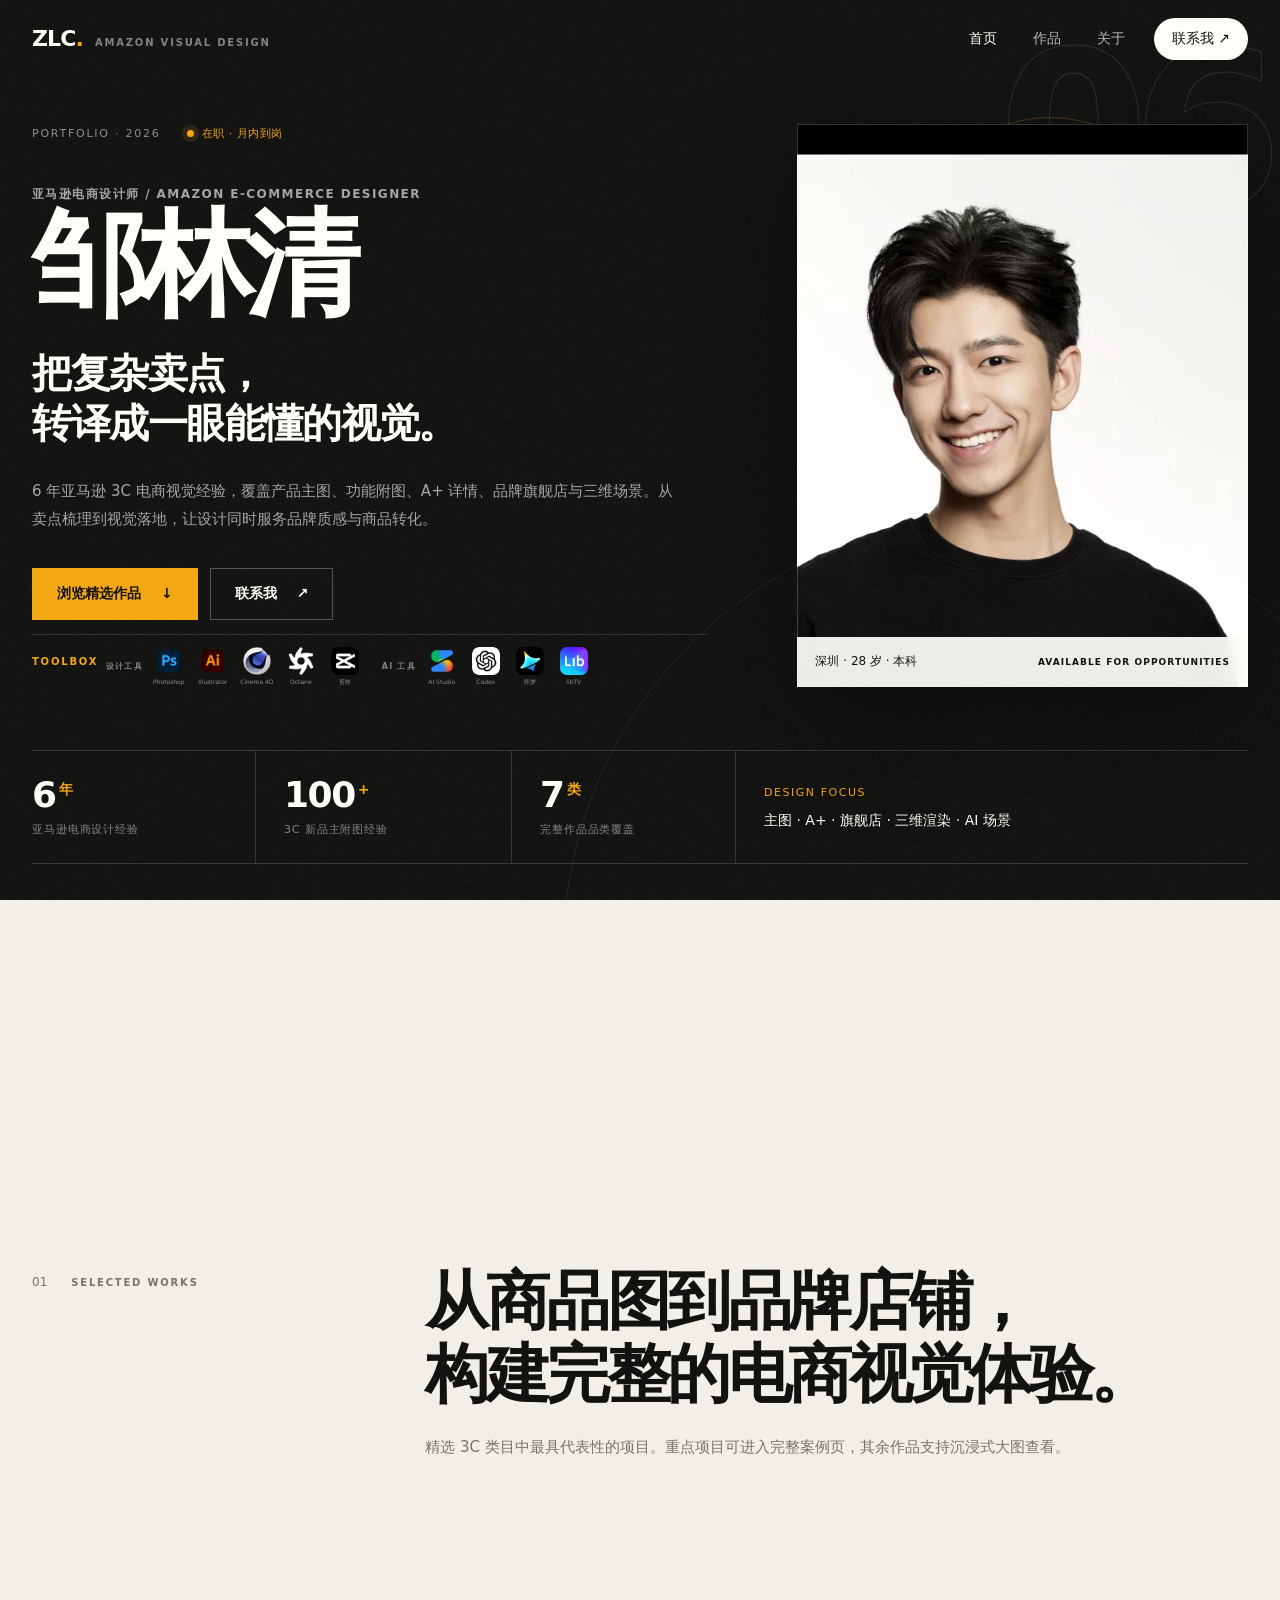
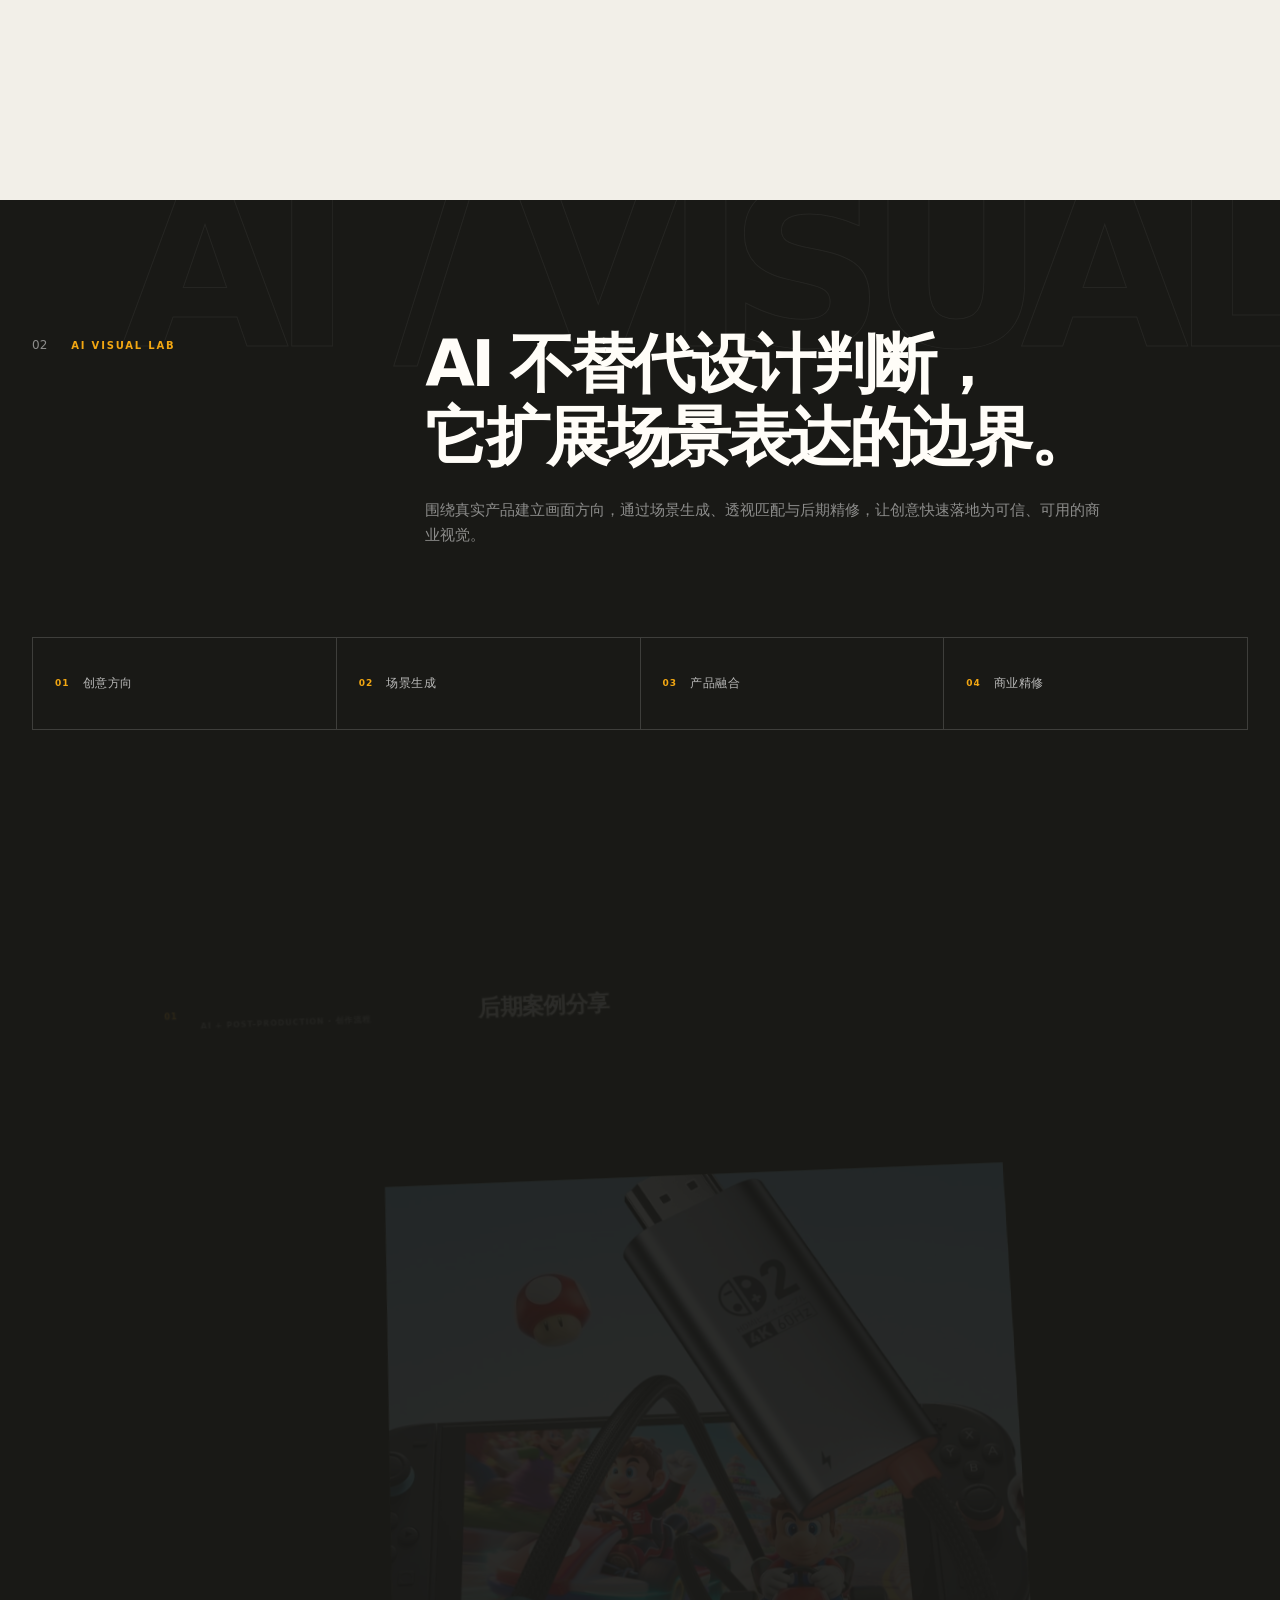
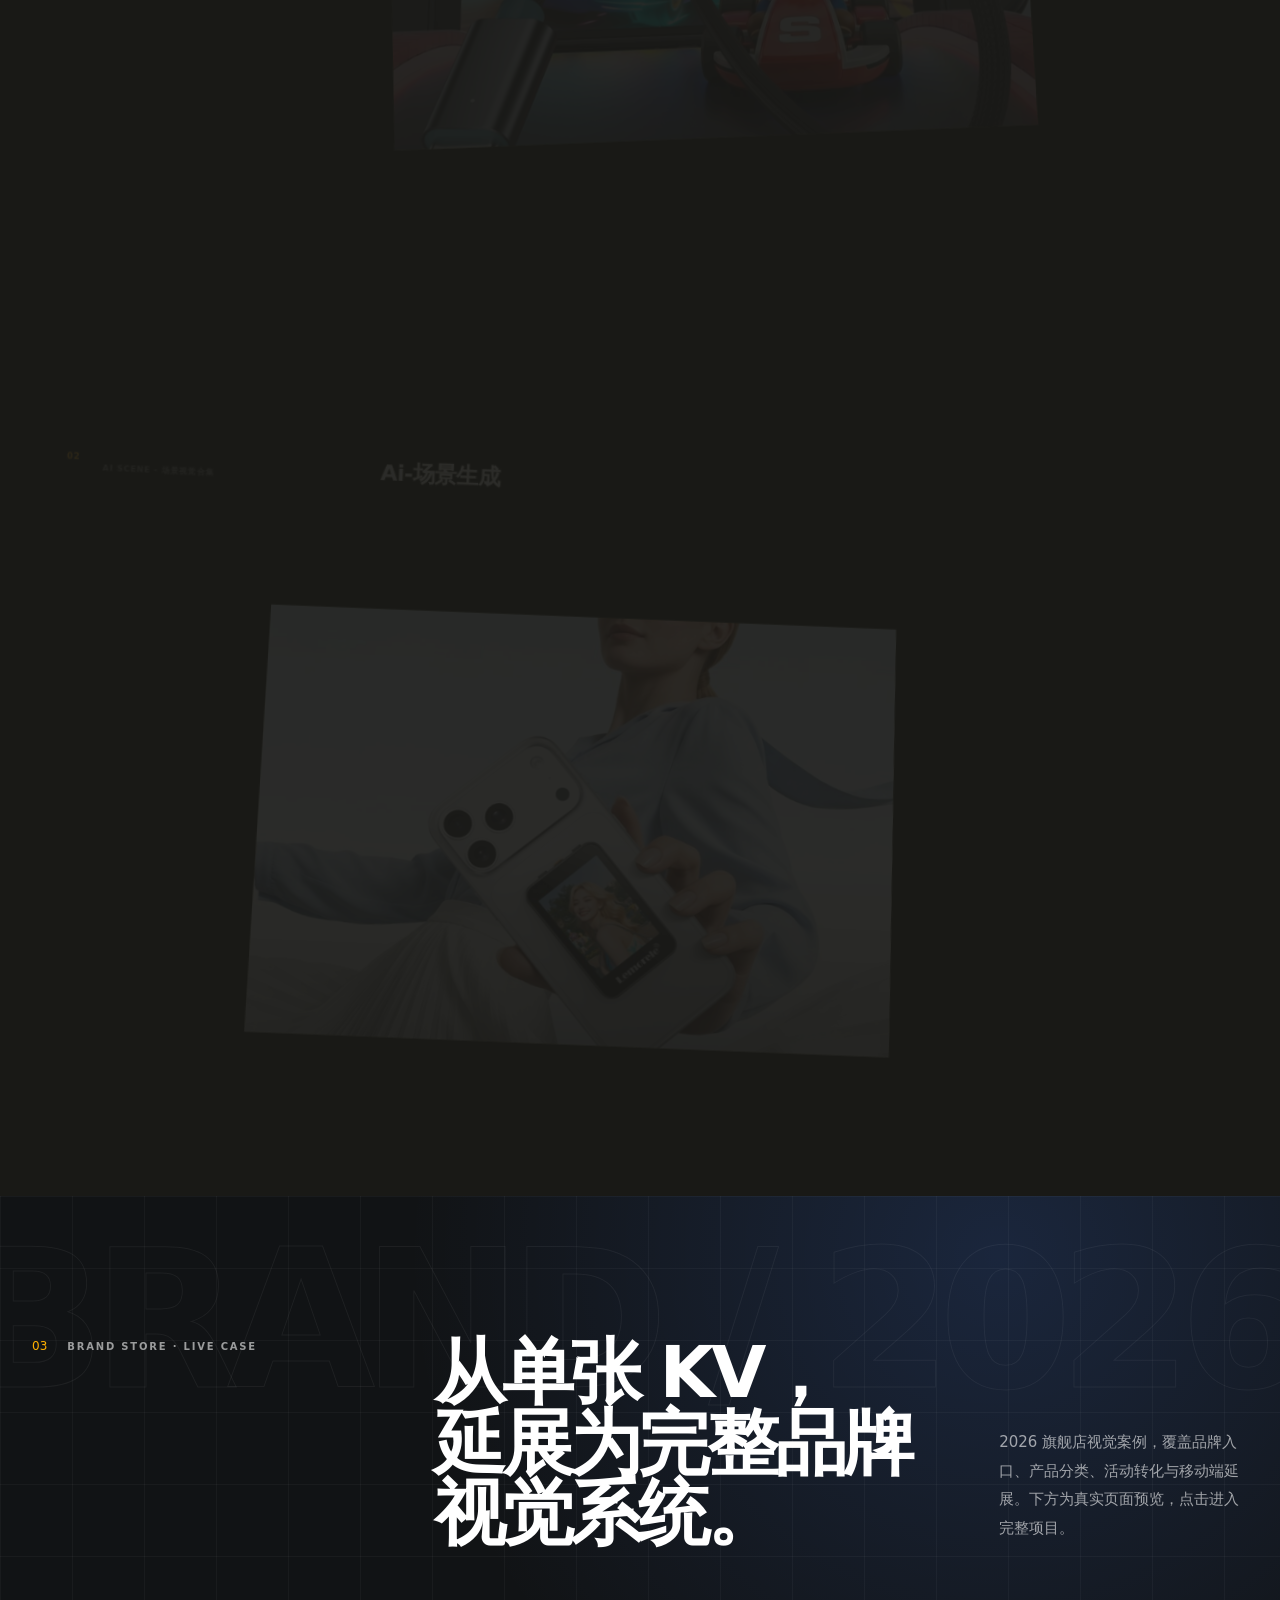
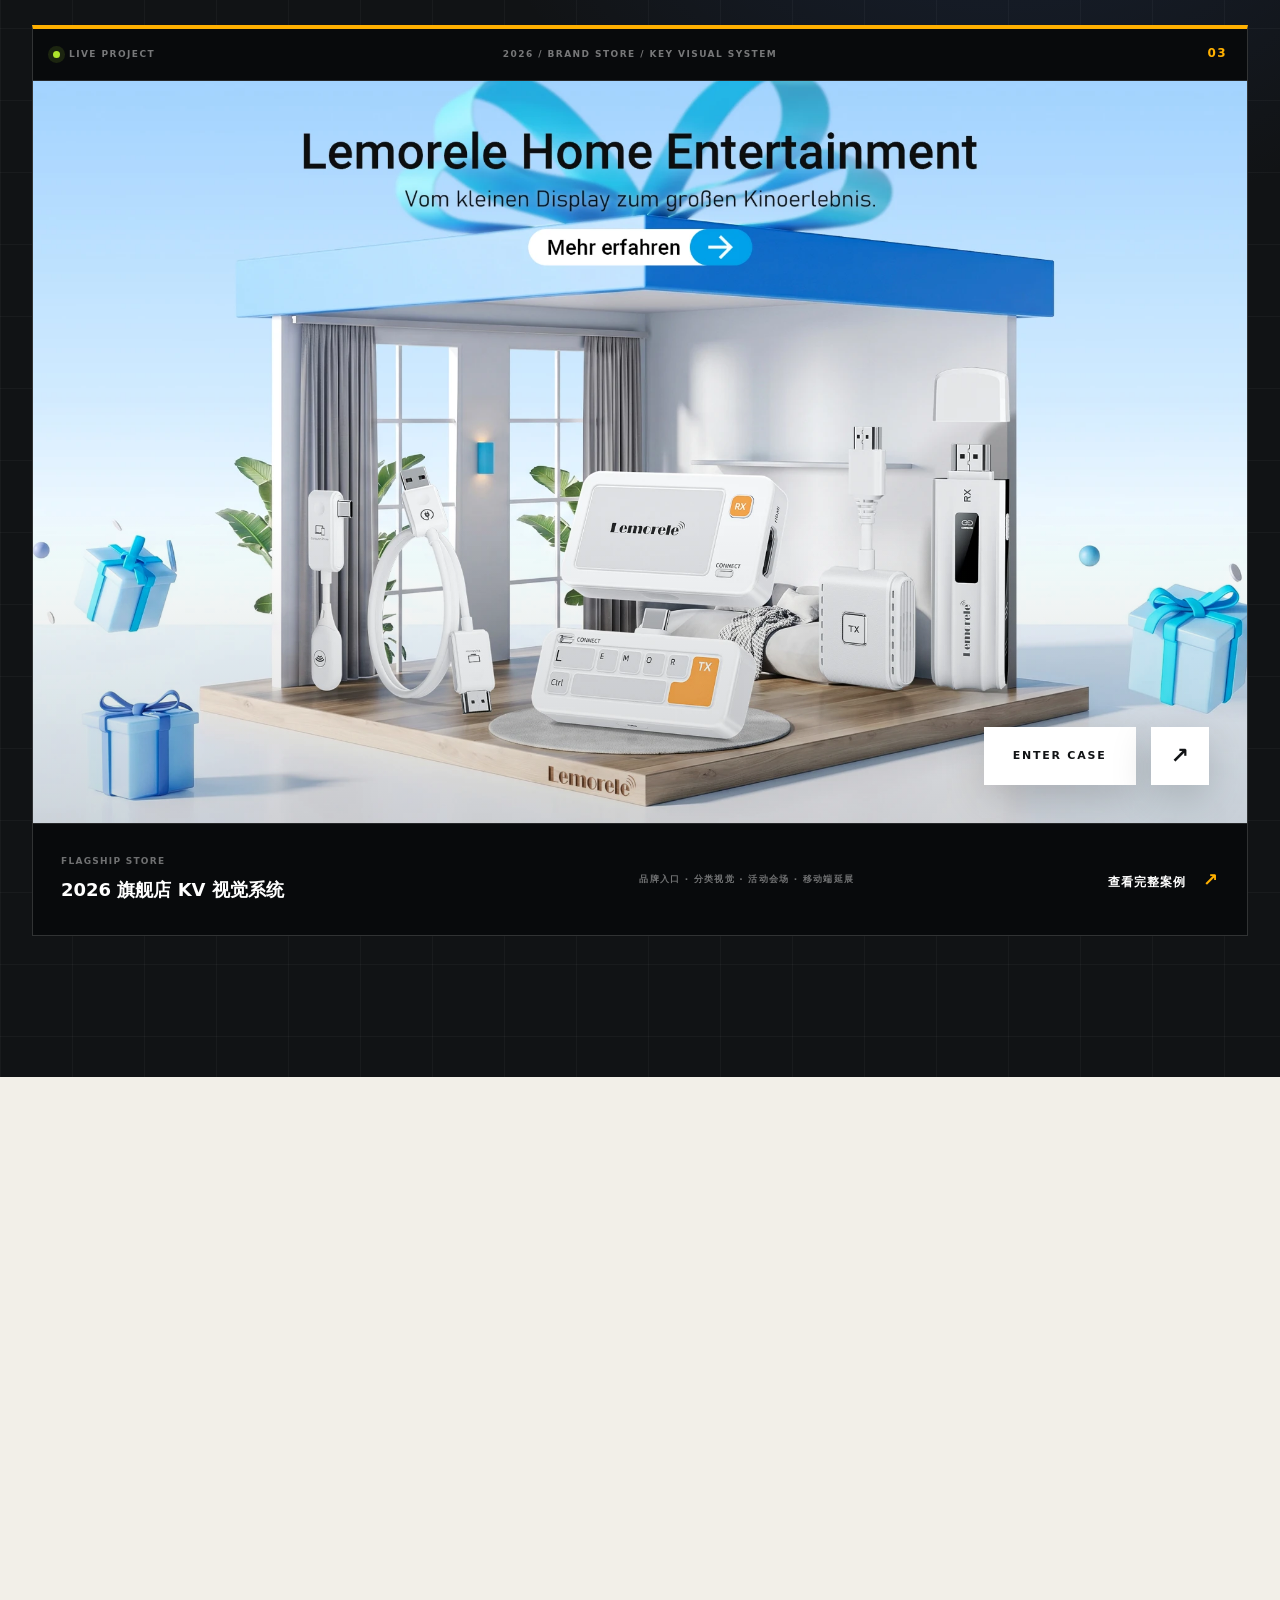
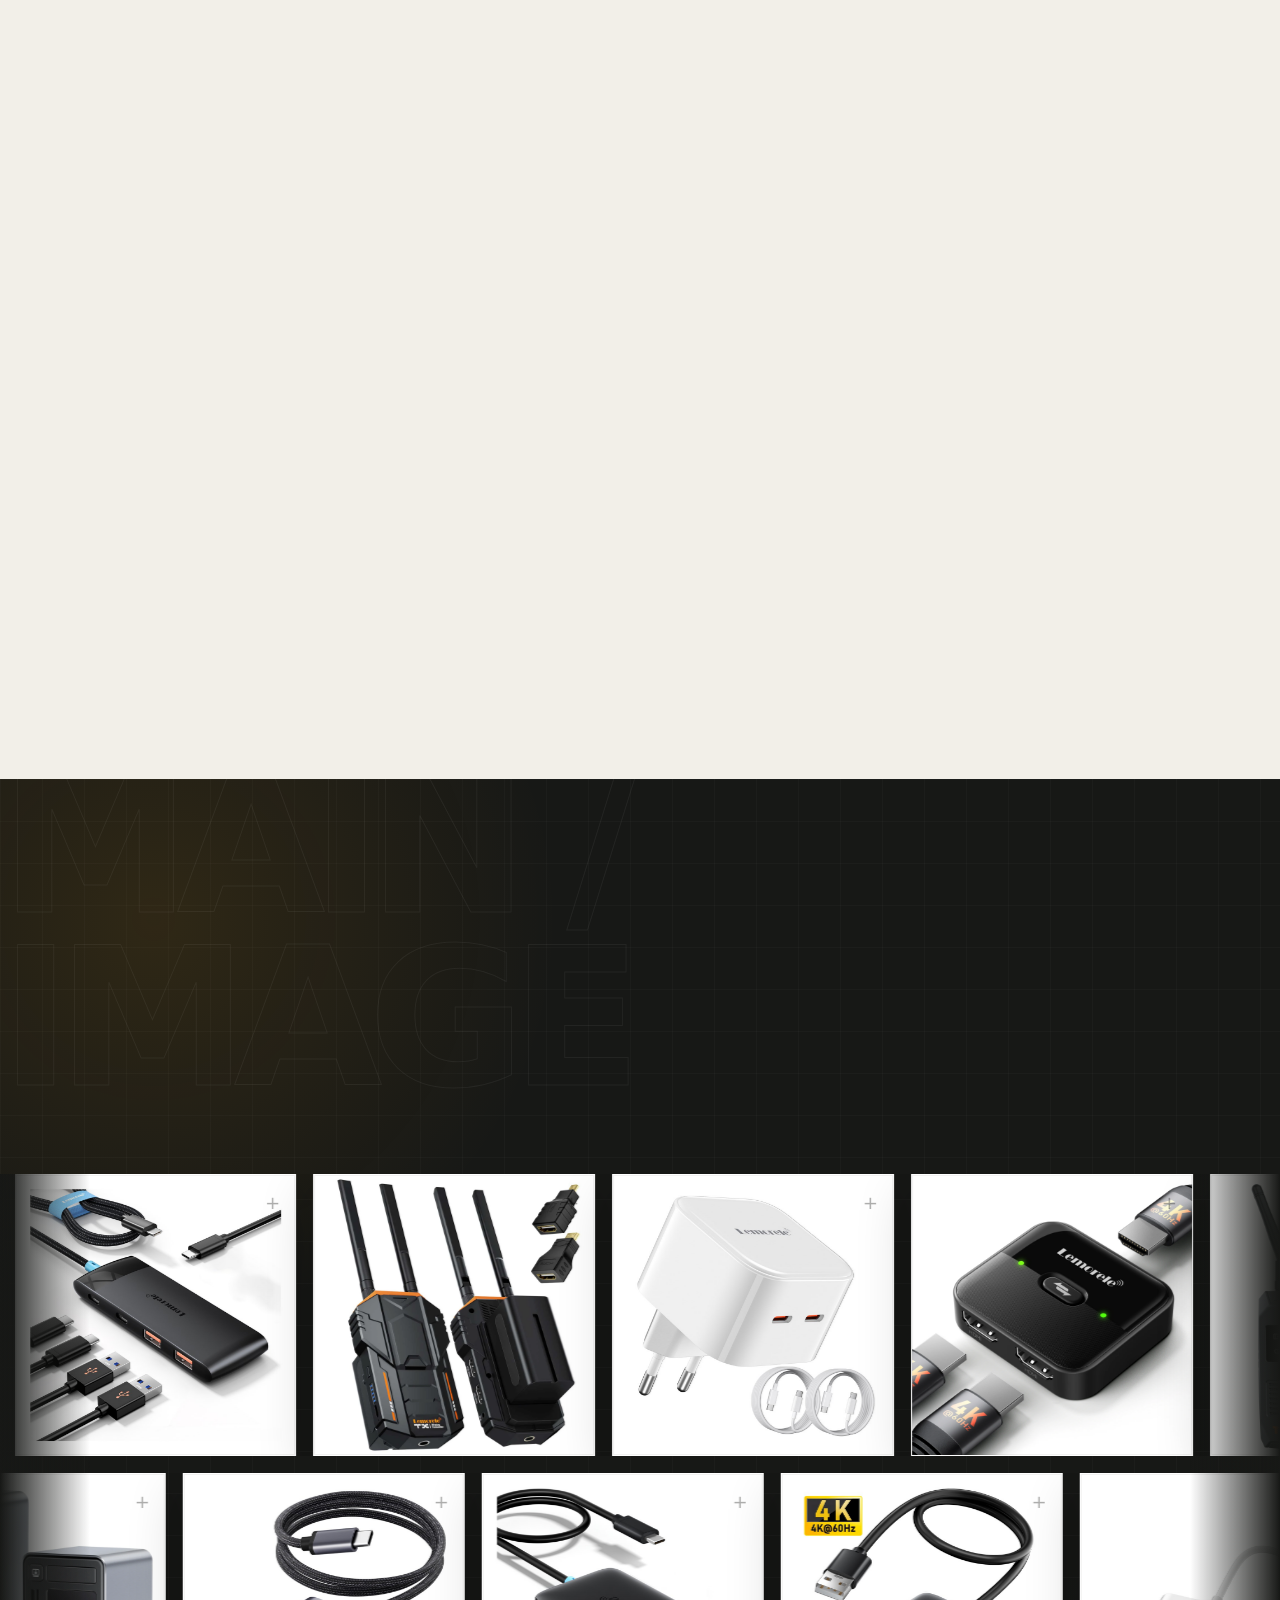
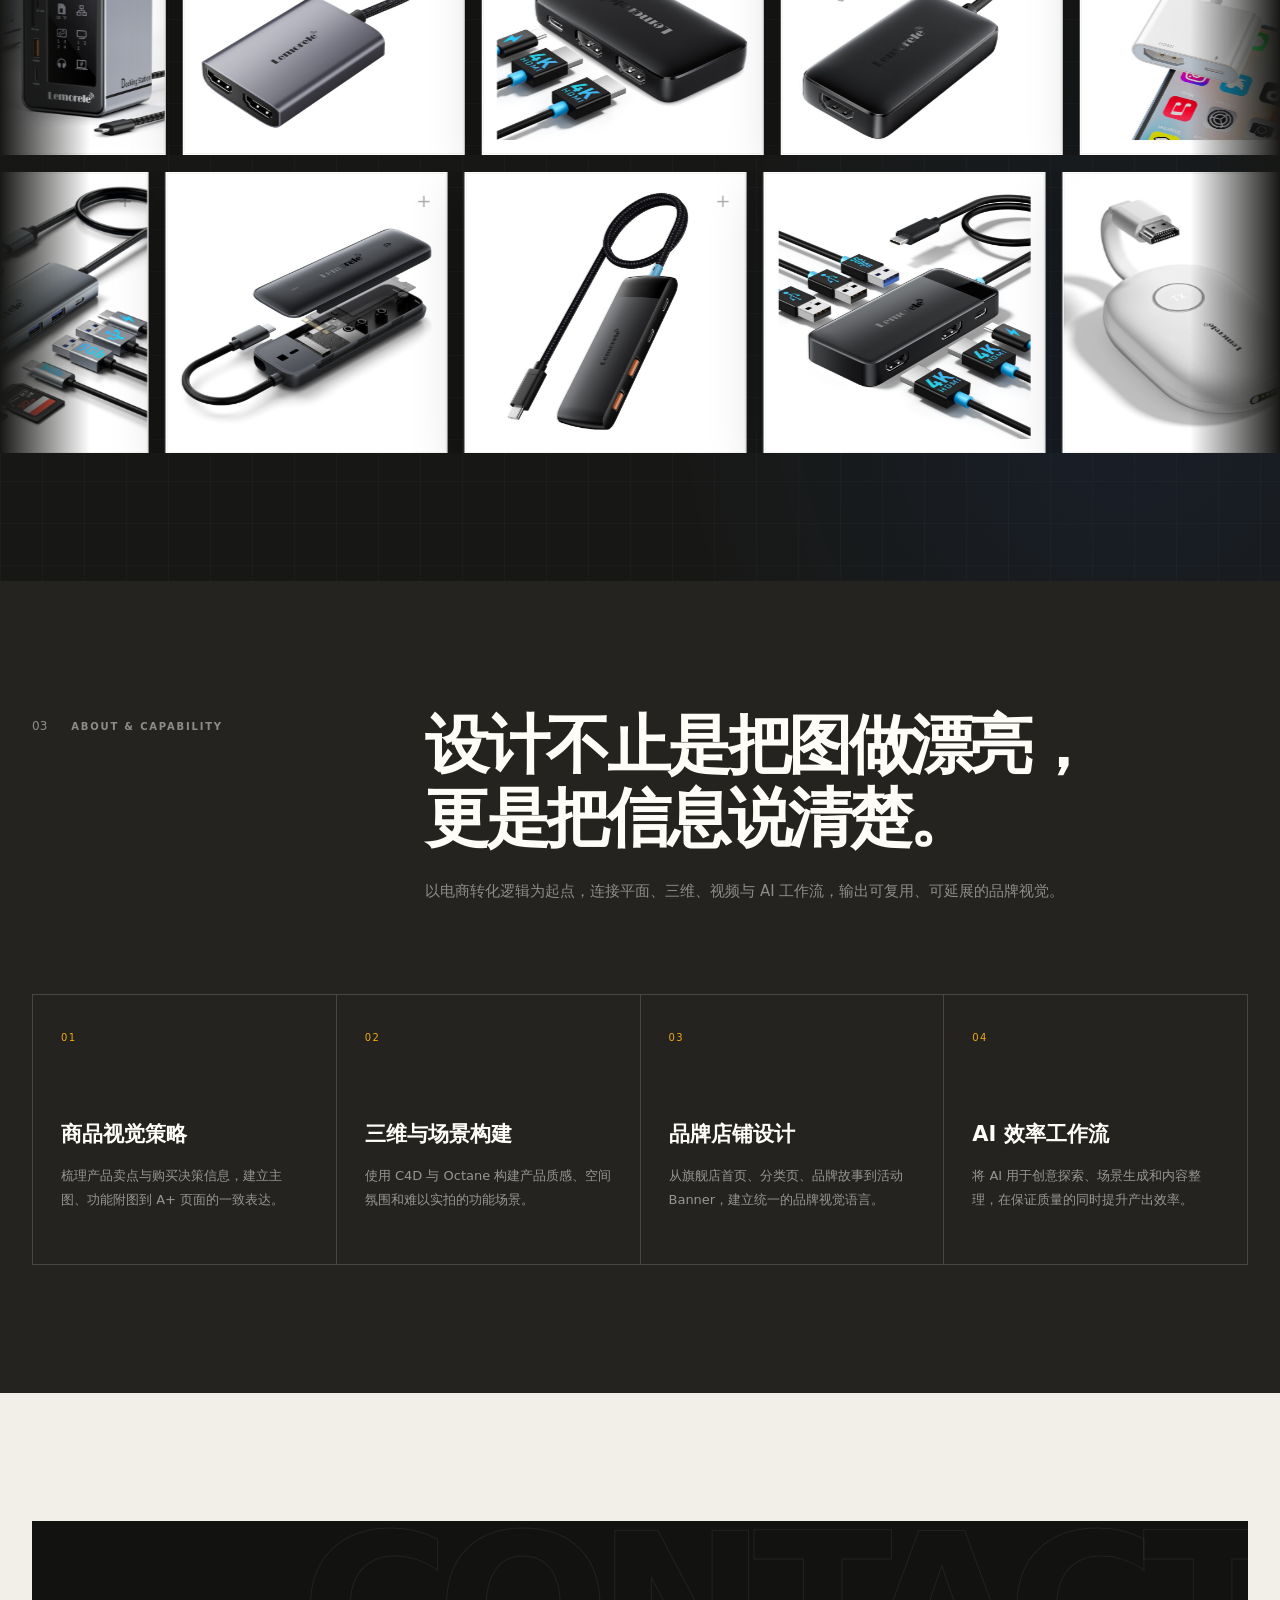
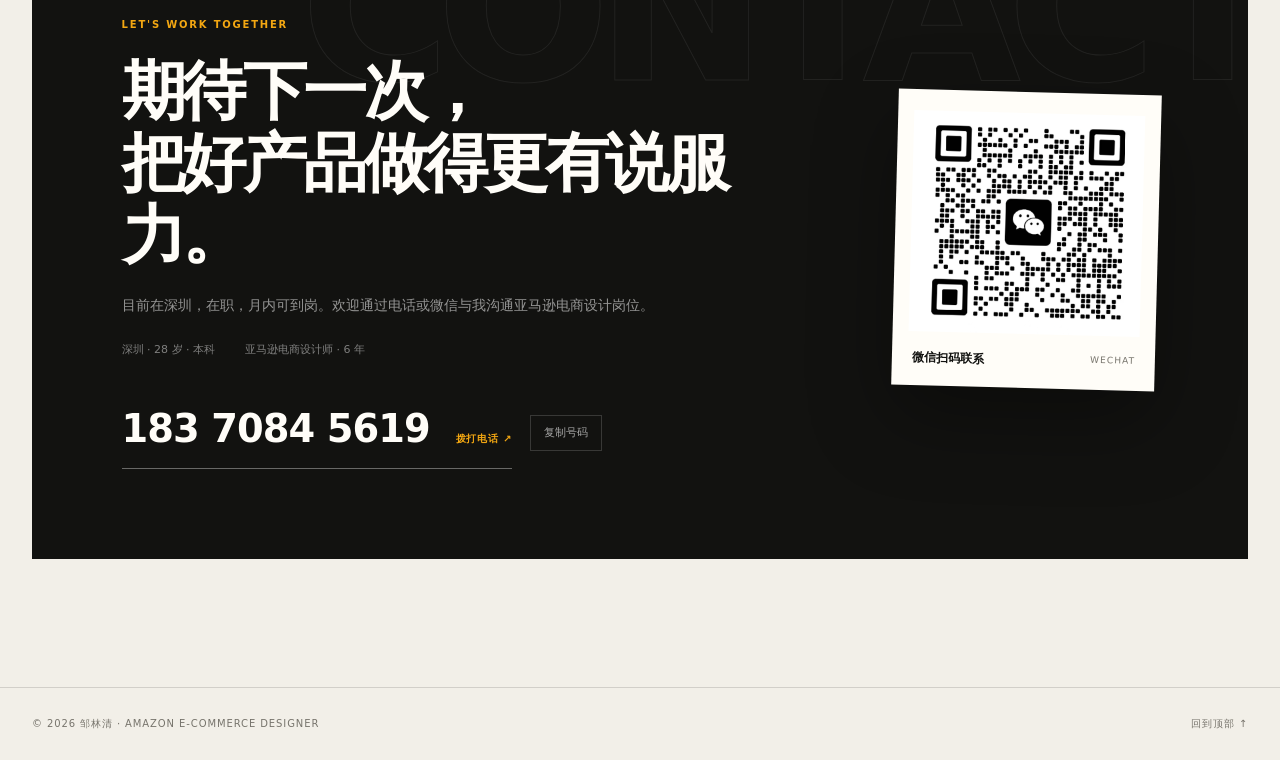
<file: index.html>
<!doctype html>
<html lang="zh-CN">
<head>
  <meta charset="utf-8">
  <meta name="viewport" content="width=device-width, initial-scale=1">
  <meta name="description" content="邹林清，深圳亚马逊电商设计师，6 年 3C 电商视觉经验，作品覆盖主图、A+、旗舰店、三维渲染与 AI 场景创作。">
  <meta name="theme-color" content="#11110f">
  <title>邹林清｜亚马逊电商设计师作品集</title>
  <link rel="stylesheet" href="css/style.css?v=40">
</head>
<body data-page="home">
  <a class="skip-link" href="#main">跳至主要内容</a>

  <header class="nav" id="top">
    <div class="container nav-inner">
      <a class="brand" href="#top" aria-label="邹林清作品集首页"><span>ZLC<span class="brand-dot">.</span></span><small>AMAZON VISUAL DESIGN</small></a>
      <nav class="nav-links" aria-label="主导航">
        <a class="nav-link active" href="#top">首页</a><a class="nav-link" href="#works">作品</a><a class="nav-link" href="#about">关于</a><a class="nav-link nav-contact" href="#contact">联系我 <span>↗</span></a>
      </nav>
      <button class="burger" type="button" aria-label="打开菜单" aria-expanded="false"><span></span><span></span><span></span></button>
    </div>
  </header>
  <div class="mobile-menu" aria-hidden="true"><a href="#top">首页</a><a href="#works">精选作品</a><a href="#about">能力与关于</a><a href="#contact">联系我</a></div>

  <main id="main">
    <section class="hero">
      <div class="hero-orbit" aria-hidden="true"></div>
      <div class="container hero-shell">
        <div class="hero-grid">
          <div class="hero-copy reveal">
            <div class="hero-kicker"><span>PORTFOLIO · 2026</span><span class="availability"><i></i>在职 · 月内到岗</span></div>
            <p class="hero-role editable" data-edit="home-role">亚马逊电商设计师 / AMAZON E-COMMERCE DESIGNER</p>
            <h1 class="editable" data-edit="home-title">邹林清</h1>
            <p class="hero-statement editable" data-edit="home-statement">把复杂卖点，<br>转译成一眼能懂的视觉。</p>
            <p class="lead editable" data-edit="home-lead">6 年亚马逊 3C 电商视觉经验，覆盖产品主图、功能附图、A+ 详情、品牌旗舰店与三维场景。从卖点梳理到视觉落地，让设计同时服务品牌质感与商品转化。</p>
            <div class="hero-actions"><a class="btn btn-primary" href="#works">浏览精选作品 <span>↓</span></a><a class="btn btn-ghost" href="#contact">联系我 <span>↗</span></a></div>
            <div class="toolbox toolbox--hero reveal" id="skills" style="--delay:140ms">
              <div class="toolbox-copy"><span class="eyebrow">TOOLBOX</span><h3 class="editable" data-edit="toolbox-title">专业软件 × AI 协作</h3><p class="editable" data-edit="toolbox-desc">完整覆盖电商视觉生产链路。</p></div>
              <div class="tool-groups">
                <div class="tool-group"><b>设计工具</b><div class="tool-list"><div class="tool"><img src="assets/img/tools/ps.png" alt="Photoshop"><span>Photoshop</span></div><div class="tool"><img src="assets/img/tools/ai.png" alt="Illustrator"><span>Illustrator</span></div><div class="tool"><img src="assets/img/tools/c4d.png" alt="Cinema 4D"><span>Cinema 4D</span></div><div class="tool"><img src="assets/img/tools/oc.png" alt="Octane Render"><span>Octane</span></div><div class="tool"><img src="assets/img/tools/jianying.png" alt="剪映"><span>剪映</span></div></div></div>
                <div class="tool-group"><b>AI 工具</b><div class="tool-list"><div class="tool"><img src="assets/img/tools/ai-studio.png" alt="Google AI Studio"><span>AI Studio</span></div><div class="tool"><img src="assets/img/tools/codex.png" alt="Codex"><span>Codex</span></div><div class="tool"><img src="assets/img/tools/jimeng.png" alt="即梦"><span>即梦</span></div><div class="tool"><img src="assets/img/tools/libtv.png" alt="libTV"><span>libTV</span></div></div></div>
              </div>
            </div>
          </div>

          <div class="hero-portrait reveal" style="--delay:120ms">
            <div class="portrait-number" aria-hidden="true">06</div>
            <div class="photo-frame has-img" data-edit-card data-item-id="profile-photo">
              <img class="site-img" src="assets/img/photo.jpg" alt="邹林清个人照片" data-img="home-photo">
              <div class="portrait-caption"><span>深圳 · 28 岁 · 本科</span><b>AVAILABLE FOR OPPORTUNITIES</b></div>
            </div>
            <div class="portrait-stamp" aria-hidden="true"><span>AMAZON</span><span>3C VISUAL</span><span>SHENZHEN</span></div>
          </div>
        </div>
        <div class="metric-rail reveal" style="--delay:180ms">
          <div class="metric"><b>6<sup>年</sup></b><span>亚马逊电商设计经验</span></div>
          <div class="metric"><b>100<sup>+</sup></b><span>3C 新品主附图经验</span></div>
          <div class="metric"><b>7<sup>类</sup></b><span>完整作品品类覆盖</span></div>
          <div class="metric metric-wide"><span class="metric-label">DESIGN FOCUS</span><p>主图 · A+ · 旗舰店 · 三维渲染 · AI 场景</p></div>
        </div>
      </div>
    </section>

    <section class="section works-section works-lead" id="works">
      <div class="container">
        <div class="section-intro reveal">
          <div><span class="section-index">01</span><span class="eyebrow">SELECTED WORKS</span></div>
          <div><h2 class="section-title editable" data-edit="home-works-title">从商品图到品牌店铺，<br>构建完整的电商视觉体验。</h2><p class="section-sub editable" data-edit="home-works-sub">精选 3C 类目中最具代表性的项目。重点项目可进入完整案例页，其余作品支持沉浸式大图查看。</p></div>
        </div>

      </div>
    </section>

    <section class="section ai-section" id="ai-works">
      <div class="container">
        <div class="section-intro section-intro--ai reveal">
          <div><span class="section-index">02</span><span class="eyebrow">AI VISUAL LAB</span></div>
          <div><h2 class="section-title editable" data-edit="home-ai-title">AI 不替代设计判断，<br>它扩展场景表达的边界。</h2><p class="section-sub editable" data-edit="home-ai-sub">围绕真实产品建立画面方向，通过场景生成、透视匹配与后期精修，让创意快速落地为可信、可用的商业视觉。</p></div>
        </div>
        <div class="ai-process reveal" aria-label="AI 设计流程">
          <span><b>01</b>创意方向</span><span><b>02</b>场景生成</span><span><b>03</b>产品融合</span><span><b>04</b>商业精修</span>
        </div>
        <div class="ai-gallery sortable-grid" data-sort-key="ai-gallery">
          <figure class="gallery-item gallery-item--landscape ai-gallery-item process-entry reveal" data-category="ai" data-item-id="gallery-08" data-edit-card><a class="process-card-link" href="works/process.html" aria-label="查看后期案例分享"><figcaption><span class="editable" data-edit="gallery-process-meta">AI + POST-PRODUCTION · 创作流程</span><b class="editable" data-edit="gallery-process-title">后期案例分享</b></figcaption><div class="gallery-media has-img"><img class="site-img" src="assets/img/editor-defaults/gallery-img-08.webp" alt="后期案例分享入口" loading="lazy" data-img="gallery-img-08"><span class="process-entry-cta">VIEW PROCESS <b>↗</b></span></div></a></figure>
          <figure class="gallery-item gallery-item--landscape ai-gallery-item process-entry reveal" data-category="ai" data-item-id="gallery-01" data-edit-card><a class="process-card-link" href="works/ai.html" aria-label="查看 AI 场景视觉合集"><figcaption><span class="editable" data-edit="gallery-01-meta">AI SCENE · 场景视觉合集</span><b class="editable" data-edit="gallery-01-title">AI 场景创作</b></figcaption><div class="gallery-media has-img"><img class="site-img" src="assets/img/ai-r600mini-1.jpg" data-src="assets/img/ai-r600mini-1.jpg" alt="AI 场景视觉合集入口" loading="lazy" data-img="gallery-img-01"><span class="process-entry-cta">VIEW AI SCENES <b>↗</b></span></div></a></figure>
        </div>
      </div>
    </section>


    <section class="kv-portal-section" id="brand-kv" aria-labelledby="brand-kv-title">
      <div class="container">
        <div class="kv-portal-intro reveal">
          <div class="kv-portal-kicker"><span class="section-index">03</span><span class="eyebrow">BRAND STORE · LIVE CASE</span></div>
          <div class="kv-portal-copy"><h2 id="brand-kv-title" class="editable" data-edit="home-kv-title">从单张 KV，<br>延展为完整品牌视觉系统。</h2><p class="editable" data-edit="home-kv-sub">2026 旗舰店视觉案例，覆盖品牌入口、产品分类、活动转化与移动端延展。下方为真实页面预览，点击进入完整项目。</p></div>
        </div>
        <div class="kv-portal-shell reveal">
          <div class="kv-portal-bar" aria-hidden="true"><span class="kv-portal-status"><i></i> LIVE PROJECT</span><span>2026 / BRAND STORE / KEY VISUAL SYSTEM</span><b>03</b></div>
          <div class="kv-portal-viewport">
            <iframe src="works/kv-2026.html?layout=brand-last-v3c&amp;embed=1" title="2026 旗舰店 KV 视觉系统页面预览" loading="lazy" tabindex="-1"></iframe>
            <div class="kv-portal-cover has-img" data-item-id="home-kv-cover" data-edit-card><img class="site-img" src="assets/img/editor-defaults/home-kv-cover-img.webp" alt="2026 旗舰店 KV 视觉系统封面" loading="lazy" data-img="home-kv-cover-img"></div>
            <div class="kv-portal-shade" aria-hidden="true"></div>
            <a class="kv-portal-hit" href="works/kv-2026.html?layout=brand-last-v3c" aria-label="进入 2026 旗舰店 KV 完整案例"><span>ENTER CASE</span><b>↗</b></a>
          </div>
          <div class="kv-portal-foot"><div><span>FLAGSHIP STORE</span><b>2026 旗舰店 KV 视觉系统</b></div><p>品牌入口 · 分类视觉 · 活动会场 · 移动端延展</p><a href="works/kv-2026.html?layout=brand-last-v3c">查看完整案例 <b>↗</b></a></div>
        </div>
      </div>
    </section>

    <section class="section works-section works-archive">
      <div class="container">
        <section class="series-module reveal" id="series" aria-labelledby="series-title">
          <div class="series-heading">
            <div><span class="eyebrow">PRODUCT SERIES · 05</span><h2 id="series-title" class="editable" data-edit="series-title">五个产品系列，<br>从一张卡片开始浏览。</h2></div>
            <div class="series-heading-side"><p class="editable" data-edit="series-desc">拖动卡片或滚动鼠标切换系列，点击当前卡片进入对应作品页。</p><div class="series-count" aria-live="polite"><b id="series-current">01</b><span>/ 05</span></div></div>
          </div>

          <div class="series-stage" id="series-stage" tabindex="0" aria-label="产品作品系列轮播，使用左右方向键切换">
            <a class="series-card" data-series-index="0" href="works/docking.html" aria-label="查看拓展坞系列"><div class="series-card-inner"><div class="series-card-bar"><span>01</span><small>DOCKING STATION</small></div><div class="series-card-media has-img" data-edit-card><img class="site-img" src="assets/img/editor-defaults/gallery-img-02.webp" alt="拓展坞系列作品" loading="lazy" data-img="gallery-img-02"></div><div class="series-card-copy"><span class="editable" data-edit="series-01-meta">3C PRODUCT · 亚马逊视觉</span><h3 class="editable" data-edit="series-01-title">拓展坞</h3><p class="editable" data-edit="series-01-desc">接口扩展 · 桌面场景 · A+ 详情</p></div><div class="series-card-foot"><span>VIEW SERIES</span><b>↗</b></div></div></a>
            <a class="series-card" data-series-index="1" href="works/transmission.html" aria-label="查看无线图传系列"><div class="series-card-inner"><div class="series-card-bar"><span>02</span><small>WIRELESS VIDEO</small></div><div class="series-card-media has-img" data-edit-card><img class="site-img" src="assets/img/editor-defaults/case-transmission-cover.webp" alt="无线图传系列作品" loading="lazy" data-img="case-transmission-cover"></div><div class="series-card-copy"><span class="editable" data-edit="series-02-meta">VISUAL SYSTEM · 系列化</span><h3 class="editable" data-edit="series-02-title">无线图传</h3><p class="editable" data-edit="series-02-desc">主视觉 · 专业场景 · 系列延展</p></div><div class="series-card-foot"><span>VIEW SERIES</span><b>↗</b></div></div></a>
            <a class="series-card" data-series-index="2" href="works/sanq02.html" aria-label="查看采集卡系列"><div class="series-card-inner"><div class="series-card-bar"><span>03</span><small>CAPTURE CARD</small></div><div class="series-card-media has-img" data-edit-card><img class="site-img" src="assets/img/editor-defaults/gallery-img-10.webp" alt="采集卡系列作品" loading="lazy" data-img="gallery-img-10"></div><div class="series-card-copy"><span class="editable" data-edit="series-03-meta">AMAZON LISTING · 完整链路</span><h3 class="editable" data-edit="series-03-title">采集卡</h3><p class="editable" data-edit="series-03-desc">产品主图 · 功能附图 · A+ 页面</p></div><div class="series-card-foot"><span>VIEW SERIES</span><b>↗</b></div></div></a>
            <a class="series-card" data-series-index="3" href="works/adapters.html" aria-label="查看转接器主图 A+ 系列"><div class="series-card-inner"><div class="series-card-bar"><span>04</span><small>ADAPTER BANNERS</small></div><div class="series-card-media has-img" data-edit-card><img class="site-img" src="assets/img/editor-defaults/series-adapter-cover.webp" alt="转接器主图与 A+ 视觉合集" loading="lazy" data-img="series-adapter-cover"></div><div class="series-card-copy"><span class="editable" data-edit="series-04-meta">3 CASES · ONE SCROLL</span><h3 class="editable" data-edit="series-04-title">转接器</h3><p class="editable" data-edit="series-04-desc">主图 / 副图 / A+ · 三段并置</p></div><div class="series-card-foot"><span>VIEW SERIES</span><b>↗</b></div></div></a>
            <a class="series-card" data-series-index="4" href="works/projector.html" aria-label="查看其他品类作品"><div class="series-card-inner"><div class="series-card-bar"><span>05</span><small>OTHER PRODUCTS</small></div><div class="series-card-media has-img" data-edit-card><img class="site-img" src="assets/img/editor-defaults/gallery-img-04.webp" alt="其他产品品类作品" loading="lazy" data-img="gallery-img-04"></div><div class="series-card-copy"><span class="editable" data-edit="series-05-meta">MORE CATEGORIES · 综合</span><h3 class="editable" data-edit="series-05-title">其他</h3><p class="editable" data-edit="series-05-desc">投影仪 · 硬盘盒 · 车载产品</p></div><div class="series-card-foot"><span>VIEW SERIES</span><b>↗</b></div></div></a>
          </div>

          <div class="series-controls"><button class="series-arrow" id="series-prev" type="button" aria-label="上一个系列">←</button><div class="series-dots" id="series-dots" aria-label="选择产品系列"></div><button class="series-arrow" id="series-next" type="button" aria-label="下一个系列">→</button><span class="series-hint"><i></i> DRAG · WHEEL · SWIPE</span></div>
        </section>

        <section class="main-image-showcase" id="main-images" aria-labelledby="main-images-title">
          <div class="container main-image-head reveal">
            <div class="main-image-kicker"><span class="eyebrow">AMAZON MAIN IMAGE</span><span class="main-image-count">24 SELECTED WORKS</span></div>
            <div class="main-image-title-wrap"><h3 id="main-images-title" class="editable" data-edit="home-main-images-title">白底主图，<br>让产品自己说话。</h3><p class="editable" data-edit="home-main-images-sub">用准确的产品质感、清晰的结构与克制的画面，建立亚马逊搜索结果里的第一眼信任。</p></div>
            <div class="main-image-guide" aria-hidden="true"><span>SCROLL</span><i></i><b>拖动 / 滚轮</b></div>
          </div>
          <div class="main-marquee reveal" id="main-marquee" aria-label="亚马逊白底主图动态画廊">
            <div class="main-row" data-speed="0.40" data-direction="1"><div class="main-track">
              <figure class="main-card" data-item-id="main-gallery-01" data-edit-card><div class="main-card-media has-img"><img class="site-img js-lightbox" src="assets/img/main-gallery/main-01.jpg" data-src="assets/img/main-gallery/main-01.jpg" alt="多功能拓展坞白底主图" loading="eager" data-img="main-gallery-img-01"></div></figure>
              <figure class="main-card" data-item-id="main-gallery-02" data-edit-card><div class="main-card-media has-img"><img class="site-img js-lightbox" src="assets/img/editor-defaults/main-gallery-img-02.webp" data-src="assets/img/editor-defaults/main-gallery-img-02.webp" alt="G98 切换器白底主图" loading="eager" data-img="main-gallery-img-02"></div></figure>
              <figure class="main-card" data-item-id="main-gallery-03" data-edit-card><div class="main-card-media has-img"><img class="site-img js-lightbox" src="assets/img/main-gallery/main-03.jpg" data-src="assets/img/main-gallery/main-03.jpg" alt="双接口转接器白底主图" loading="eager" data-img="main-gallery-img-03"></div></figure>
              <figure class="main-card" data-item-id="main-gallery-04" data-edit-card><div class="main-card-media has-img"><img class="site-img js-lightbox" src="assets/img/editor-defaults/main-gallery-img-04.webp" data-src="assets/img/editor-defaults/main-gallery-img-04.webp" alt="多口拓展坞白底主图" loading="eager" data-img="main-gallery-img-04"></div></figure>
              <figure class="main-card" data-item-id="main-gallery-05" data-edit-card><div class="main-card-media has-img"><img class="site-img js-lightbox" src="assets/img/editor-defaults/main-gallery-img-05.webp" data-src="assets/img/editor-defaults/main-gallery-img-05.webp" alt="无线图传套装白底主图" loading="eager" data-img="main-gallery-img-05"></div></figure>
              <figure class="main-card" data-item-id="main-gallery-06" data-edit-card><div class="main-card-media has-img"><img class="site-img js-lightbox" src="assets/img/editor-defaults/main-gallery-img-06.webp" data-src="assets/img/editor-defaults/main-gallery-img-06.webp" alt="桌面拓展坞白底主图" loading="eager" data-img="main-gallery-img-06"></div></figure>
              <figure class="main-card" data-item-id="main-gallery-07" data-edit-card><div class="main-card-media has-img"><img class="site-img js-lightbox" src="assets/img/main-gallery/main-07.jpg" data-src="assets/img/main-gallery/main-07.jpg" alt="磁吸拓展坞白底主图" loading="eager" data-img="main-gallery-img-07"></div></figure>
              <figure class="main-card" data-item-id="main-gallery-08" data-edit-card><div class="main-card-media has-img"><img class="site-img js-lightbox" src="assets/img/main-gallery/main-08.jpg" data-src="assets/img/main-gallery/main-08.jpg" alt="AC12 拓展坞白底主图" loading="eager" data-img="main-gallery-img-08"></div></figure>
            </div></div>
            <div class="main-row" data-speed="0.31" data-direction="-1"><div class="main-track">
              <figure class="main-card" data-item-id="main-gallery-09" data-edit-card><div class="main-card-media has-img"><img class="site-img js-lightbox" src="assets/img/editor-defaults/main-gallery-img-09.webp" data-src="assets/img/editor-defaults/main-gallery-img-09.webp" alt="H200 转接器白底主图" loading="eager" data-img="main-gallery-img-09"></div></figure>
              <figure class="main-card" data-item-id="main-gallery-10" data-edit-card><div class="main-card-media has-img"><img class="site-img js-lightbox" src="assets/img/main-gallery/main-10.jpg" data-src="assets/img/main-gallery/main-10.jpg" alt="HD20 移动硬盘盒白底主图" loading="eager" data-img="main-gallery-img-10"></div></figure>
              <figure class="main-card" data-item-id="main-gallery-11" data-edit-card><div class="main-card-media has-img"><img class="site-img js-lightbox" src="assets/img/main-gallery/main-11.jpg" data-src="assets/img/main-gallery/main-11.jpg" alt="HD42 多口转接器白底主图" loading="eager" data-img="main-gallery-img-11"></div></figure>
              <figure class="main-card" data-item-id="main-gallery-12" data-edit-card><div class="main-card-media has-img"><img class="site-img js-lightbox" src="assets/img/main-gallery/main-12.jpg" data-src="assets/img/main-gallery/main-12.jpg" alt="HD50 拓展坞白底主图" loading="eager" data-img="main-gallery-img-12"></div></figure>
              <figure class="main-card" data-item-id="main-gallery-13" data-edit-card><div class="main-card-media has-img"><img class="site-img js-lightbox" src="assets/img/main-gallery/main-13.jpg" data-src="assets/img/main-gallery/main-13.jpg" alt="L8 采集卡白底主图" loading="eager" data-img="main-gallery-img-13"></div></figure>
              <figure class="main-card" data-item-id="main-gallery-14" data-edit-card><div class="main-card-media has-img"><img class="site-img js-lightbox" src="assets/img/main-gallery/main-14.jpg" data-src="assets/img/main-gallery/main-14.jpg" alt="P50 无线图传白底主图" loading="eager" data-img="main-gallery-img-14"></div></figure>
              <figure class="main-card" data-item-id="main-gallery-15" data-edit-card><div class="main-card-media has-img"><img class="site-img js-lightbox" src="assets/img/main-gallery/main-15.jpg" data-src="assets/img/main-gallery/main-15.jpg" alt="R1000 无线图传白底主图" loading="eager" data-img="main-gallery-img-15"></div></figure>
              <figure class="main-card" data-item-id="main-gallery-16" data-edit-card><div class="main-card-media has-img"><img class="site-img js-lightbox" src="assets/img/editor-defaults/main-gallery-img-16.webp" data-src="assets/img/editor-defaults/main-gallery-img-16.webp" alt="R600 Mini 手机图传白底主图" loading="eager" data-img="main-gallery-img-16"></div></figure>
            </div></div>
            <div class="main-row" data-speed="0.46" data-direction="1"><div class="main-track">
              <figure class="main-card" data-item-id="main-gallery-17" data-edit-card><div class="main-card-media has-img"><img class="site-img js-lightbox" src="assets/img/editor-defaults/main-gallery-img-17.webp" data-src="assets/img/editor-defaults/main-gallery-img-17.webp" alt="R600 Mini 户外图传白底主图" loading="eager" data-img="main-gallery-img-17"></div></figure>
              <figure class="main-card" data-item-id="main-gallery-18" data-edit-card><div class="main-card-media has-img"><img class="site-img js-lightbox" src="assets/img/main-gallery/main-18.jpg" data-src="assets/img/main-gallery/main-18.jpg" alt="SD5 采集卡白底主图" loading="eager" data-img="main-gallery-img-18"></div></figure>
              <figure class="main-card" data-item-id="main-gallery-19" data-edit-card><div class="main-card-media has-img"><img class="site-img js-lightbox" src="assets/img/main-gallery/main-19.jpg" data-src="assets/img/main-gallery/main-19.jpg" alt="TC109 转接器白底主图" loading="eager" data-img="main-gallery-img-19"></div></figure>
              <figure class="main-card" data-item-id="main-gallery-20" data-edit-card><div class="main-card-media has-img"><img class="site-img js-lightbox" src="assets/img/main-gallery/main-20.jpg" data-src="assets/img/main-gallery/main-20.jpg" alt="TC122 多接口拓展坞白底主图" loading="eager" data-img="main-gallery-img-20"></div></figure>
              <figure class="main-card" data-item-id="main-gallery-21" data-edit-card><div class="main-card-media has-img"><img class="site-img js-lightbox" src="assets/img/editor-defaults/main-gallery-img-21.webp" data-src="assets/img/editor-defaults/main-gallery-img-21.webp" alt="TC28 桌面拓展坞白底主图" loading="eager" data-img="main-gallery-img-21"></div></figure>
              <figure class="main-card" data-item-id="main-gallery-22" data-edit-card><div class="main-card-media has-img"><img class="site-img js-lightbox" src="assets/img/main-gallery/main-22.jpg" data-src="assets/img/main-gallery/main-22.jpg" alt="TC500 硬盘盒白底主图" loading="eager" data-img="main-gallery-img-22"></div></figure>
              <figure class="main-card" data-item-id="main-gallery-23" data-edit-card><div class="main-card-media has-img"><img class="site-img js-lightbox" src="assets/img/editor-defaults/main-gallery-img-23.webp" data-src="assets/img/editor-defaults/main-gallery-img-23.webp" alt="TC520 转接器白底主图" loading="eager" data-img="main-gallery-img-23"></div></figure>
              <figure class="main-card" data-item-id="main-gallery-24" data-edit-card><div class="main-card-media has-img"><img class="site-img js-lightbox" src="assets/img/editor-defaults/main-gallery-img-24.png" data-src="assets/img/editor-defaults/main-gallery-img-24.png" alt="TC550 拓展坞白底主图" loading="eager" data-img="main-gallery-img-24"></div></figure>
            </div></div>
          </div>
        </section>
      </div>
    </section>

    <section class="section about-section" id="about">
      <div class="container">
        <div class="section-intro section-intro--light reveal">
          <div><span class="section-index">03</span><span class="eyebrow">ABOUT & CAPABILITY</span></div>
          <div><h2 class="section-title editable" data-edit="home-about-title">设计不止是把图做漂亮，<br>更是把信息说清楚。</h2><p class="section-sub editable" data-edit="home-about-sub">以电商转化逻辑为起点，连接平面、三维、视频与 AI 工作流，输出可复用、可延展的品牌视觉。</p></div>
        </div>
        <div class="capability-grid">
          <article class="capability reveal"><span>01</span><h3 class="editable" data-edit="cap-1-title">商品视觉策略</h3><p class="editable" data-edit="cap-1-desc">梳理产品卖点与购买决策信息，建立主图、功能附图到 A+ 页面的一致表达。</p></article>
          <article class="capability reveal" style="--delay:80ms"><span>02</span><h3 class="editable" data-edit="cap-2-title">三维与场景构建</h3><p class="editable" data-edit="cap-2-desc">使用 C4D 与 Octane 构建产品质感、空间氛围和难以实拍的功能场景。</p></article>
          <article class="capability reveal" style="--delay:160ms"><span>03</span><h3 class="editable" data-edit="cap-3-title">品牌店铺设计</h3><p class="editable" data-edit="cap-3-desc">从旗舰店首页、分类页、品牌故事到活动 Banner，建立统一的品牌视觉语言。</p></article>
          <article class="capability reveal" style="--delay:240ms"><span>04</span><h3 class="editable" data-edit="cap-4-title">AI 效率工作流</h3><p class="editable" data-edit="cap-4-desc">将 AI 用于创意探索、场景生成和内容整理，在保证质量的同时提升产出效率。</p></article>
        </div>
      </div>
    </section>

    <section class="section contact" id="contact"><div class="container"><div class="contact-card reveal">
      <div class="contact-copy"><span class="eyebrow">LET'S WORK TOGETHER</span><h2 class="editable" data-edit="home-contact-title">期待下一次，<br>把好产品做得更有说服力。</h2><p class="editable" data-edit="home-contact-note">目前在深圳，在职，月内可到岗。欢迎通过电话或微信与我沟通亚马逊电商设计岗位。</p><div class="contact-meta"><span>深圳 · 28 岁 · 本科</span><span>亚马逊电商设计师 · 6 年</span></div><div class="contact-actions"><a class="phone-link" href="tel:18370845619">183 7084 5619 <span>拨打电话 ↗</span></a><button type="button" data-copy-phone="18370845619">复制号码</button></div></div>
      <div class="qr-card has-img" data-edit-card data-item-id="wechat-qr"><img class="site-img js-lightbox" src="assets/img/wechat.png" data-src="assets/img/wechat.png" data-caption="微信二维码" alt="邹林清个人微信二维码" data-img="home-qr"><div><b>微信扫码联系</b><span>WECHAT</span></div></div>
    </div></div></section>
  </main>

  <footer class="footer"><div class="container footer-inner"><span>© 2026 邹林清 · AMAZON E-COMMERCE DESIGNER</span><nav><a href="#top">回到顶部 ↑</a></nav></div></footer>

  <div class="lightbox" id="lightbox" role="dialog" aria-modal="true" aria-label="作品大图预览" aria-hidden="true"><button class="lb-btn lb-close" id="lb-close" type="button" aria-label="关闭">×</button><button class="lb-btn lb-prev" id="lb-prev" type="button" aria-label="上一张">←</button><div class="lb-stage"><img id="lb-img" alt=""><div class="lb-info"><span id="lb-count"></span><p id="lb-cap"></p></div></div><button class="lb-btn lb-next" id="lb-next" type="button" aria-label="下一张">→</button></div>
  <div class="toast" id="toast" role="status" aria-live="polite"></div>
  <button class="edit-btn" id="edit-toggle" type="button" aria-label="打开自定义编辑器">✦ 编辑作品集</button>
  <aside class="edit-panel" id="edit-panel" aria-label="作品集编辑器"></aside>
  <div class="edit-toolbar" id="edit-toolbar" aria-label="文字样式工具栏"></div>
  <input id="config-import" type="file" accept="application/json" hidden>
  <script src="js/site-defaults.js?v=40"></script>
  <script src="js/main.js?v=40"></script>
</body>
</html>
</file>
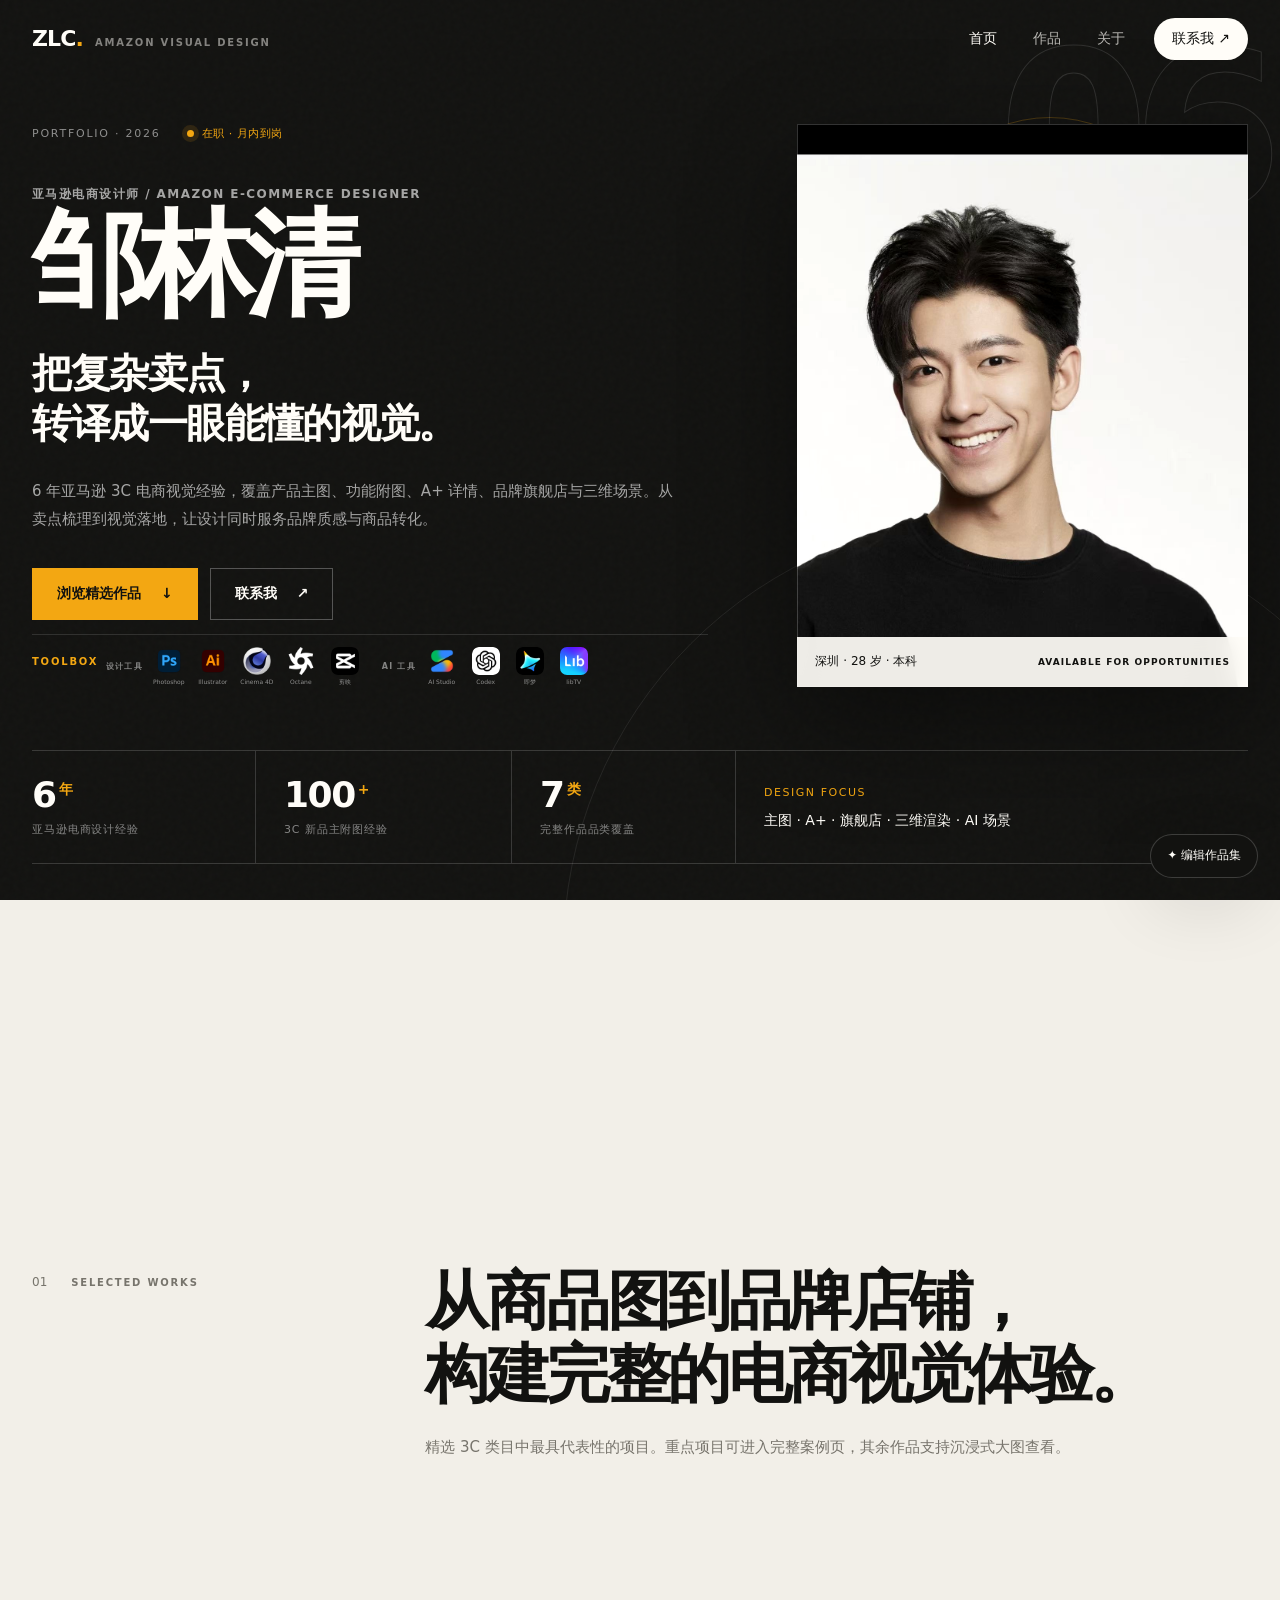
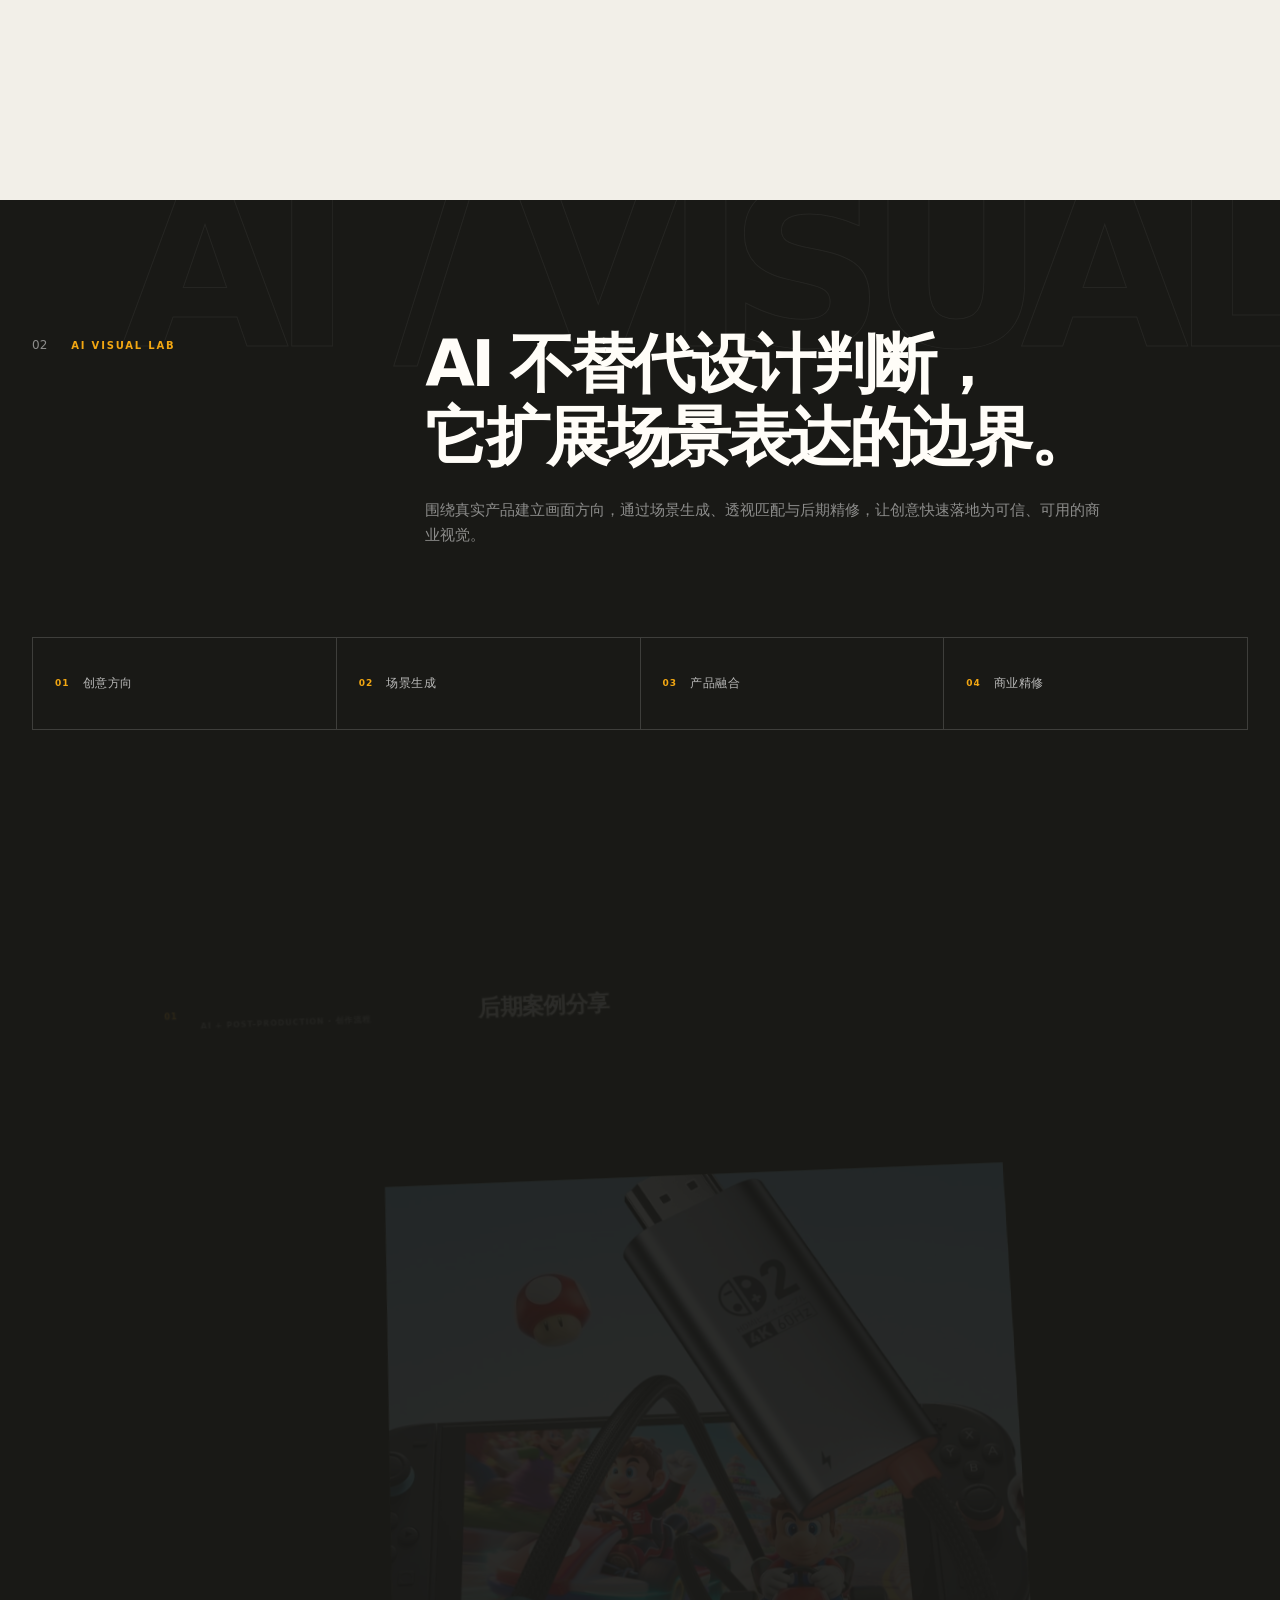
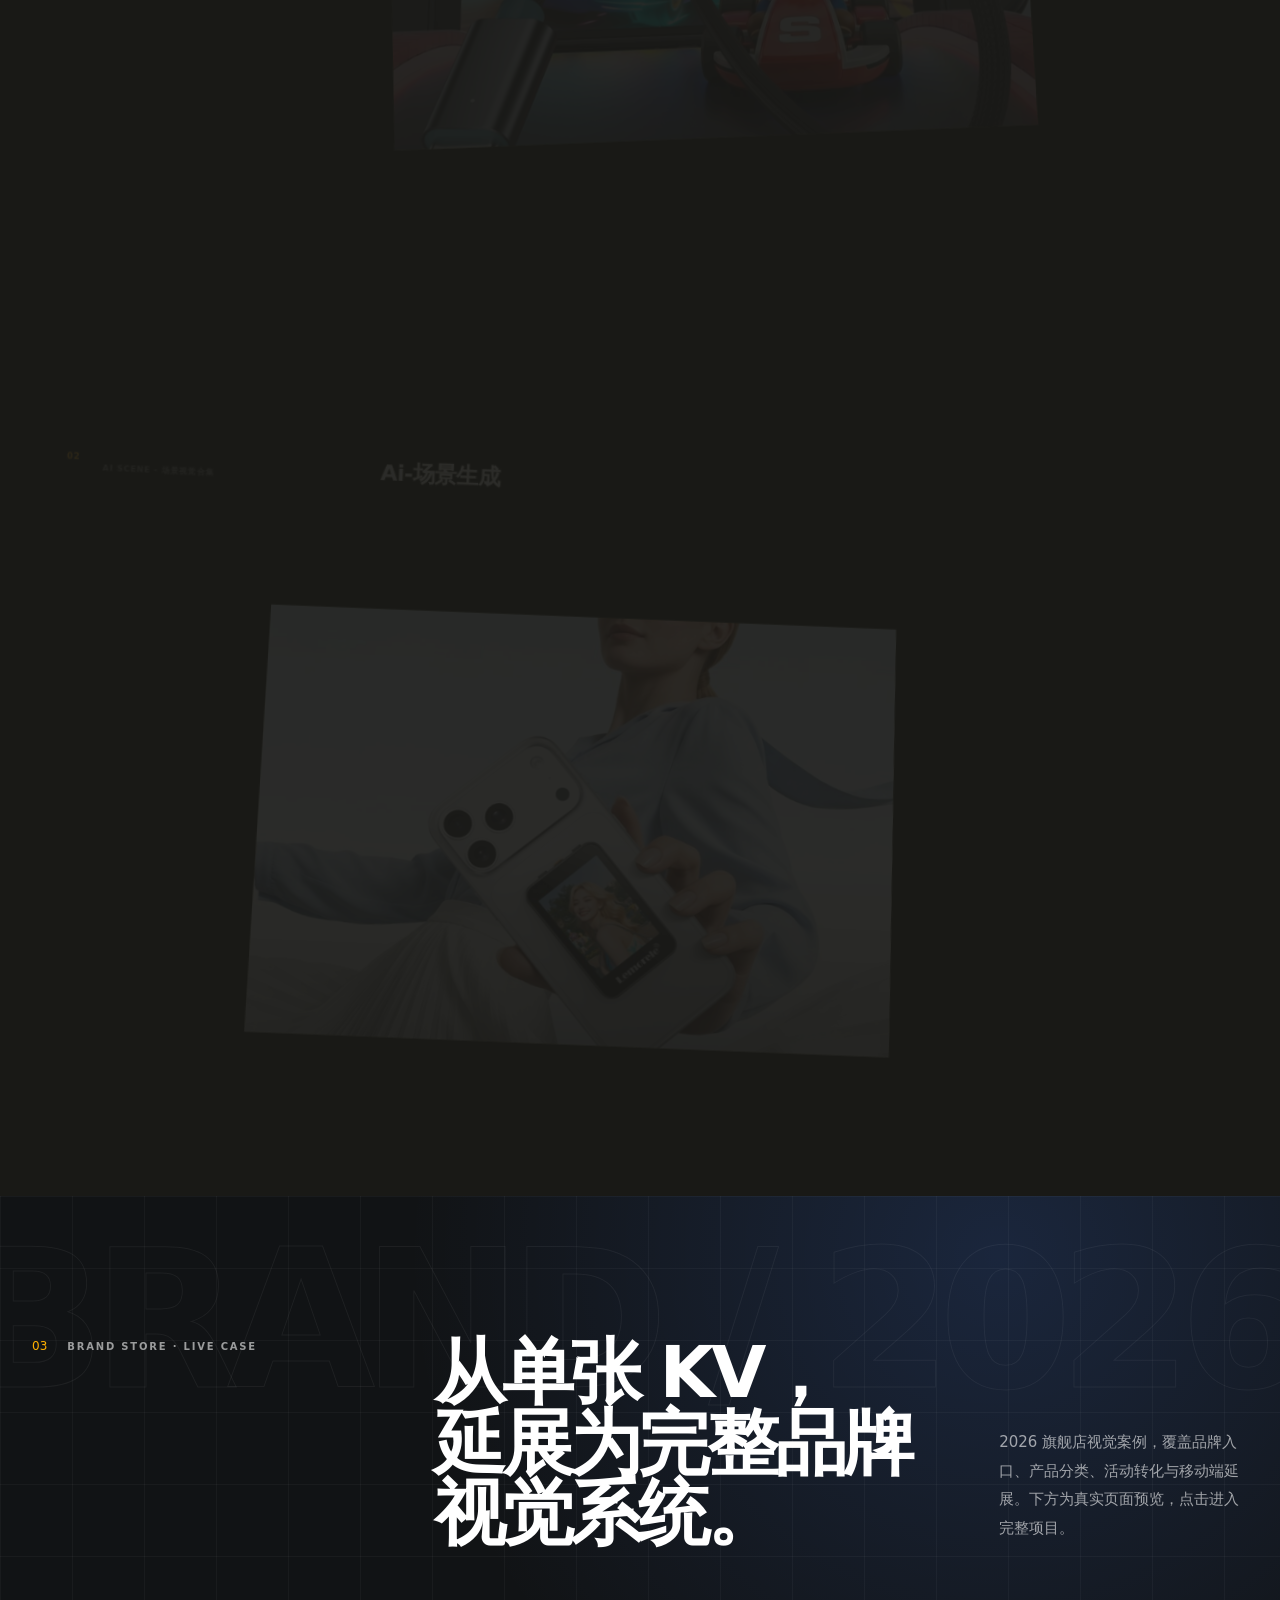
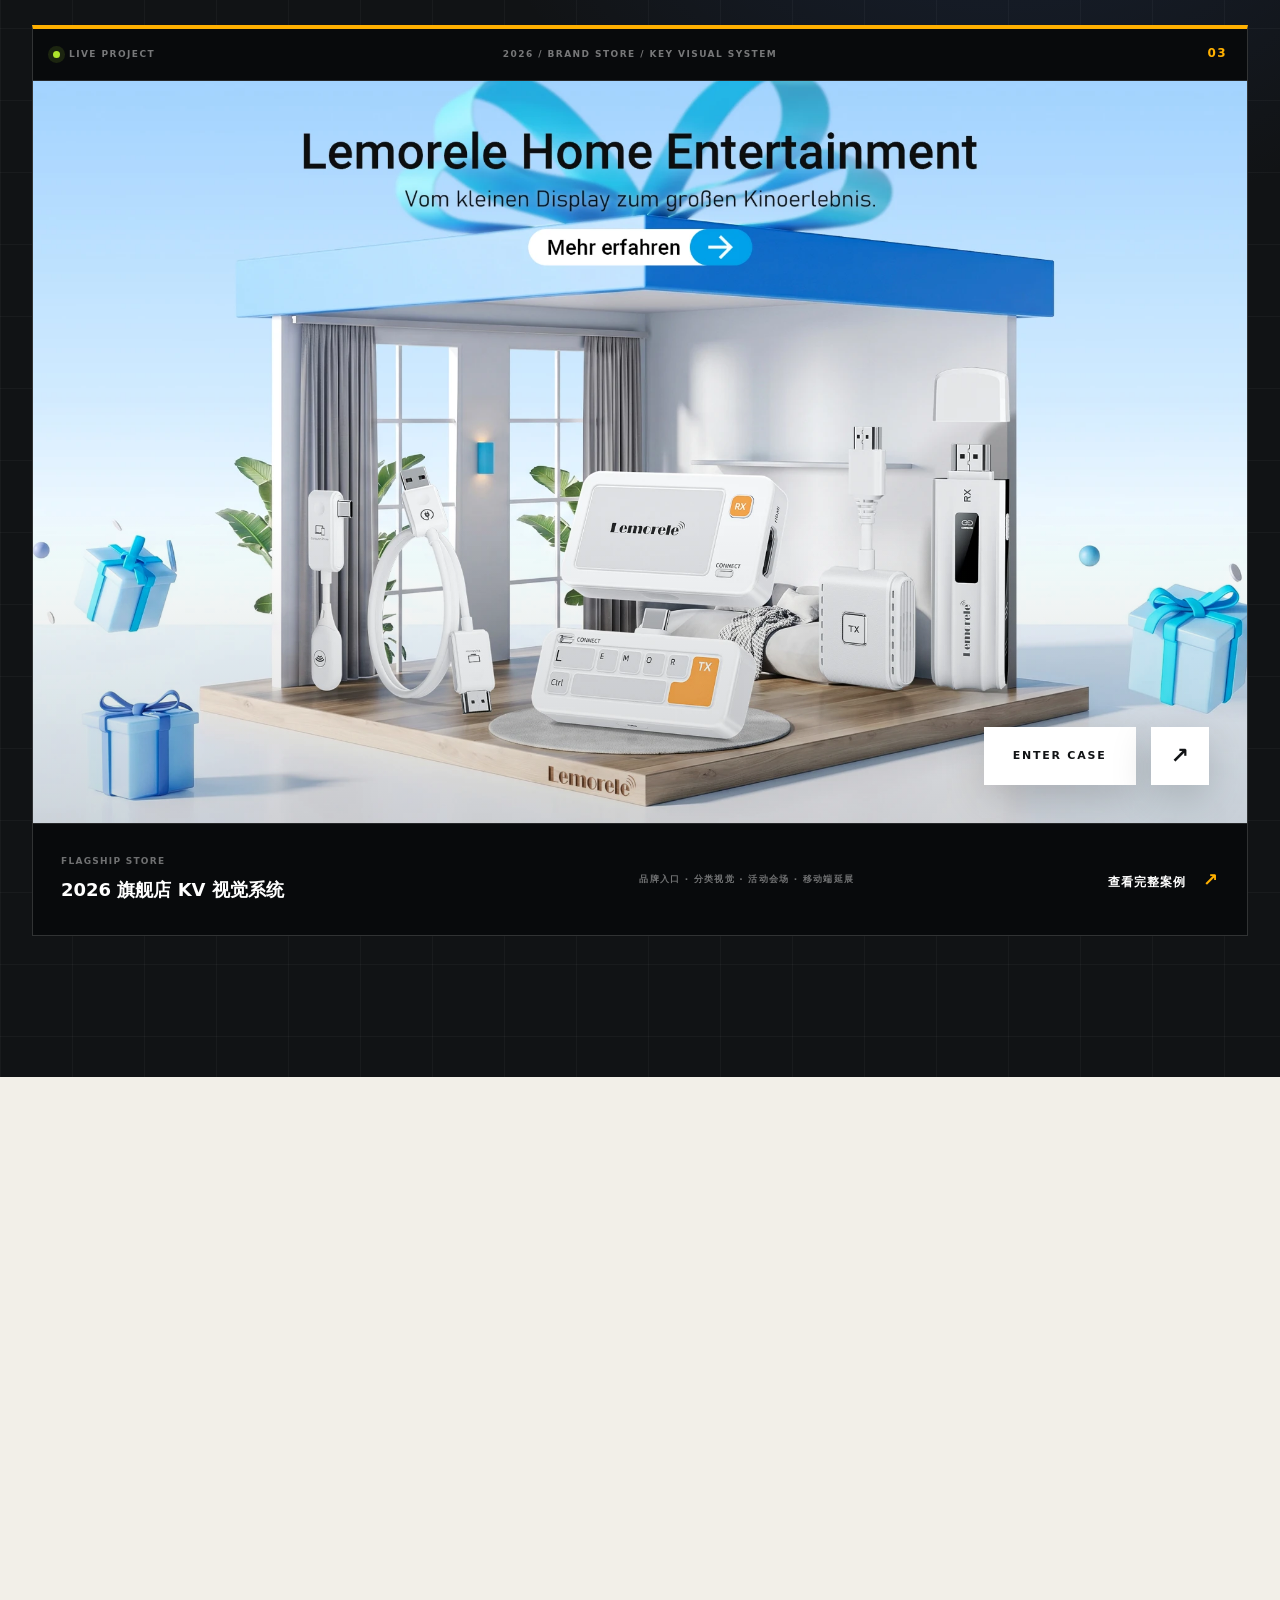
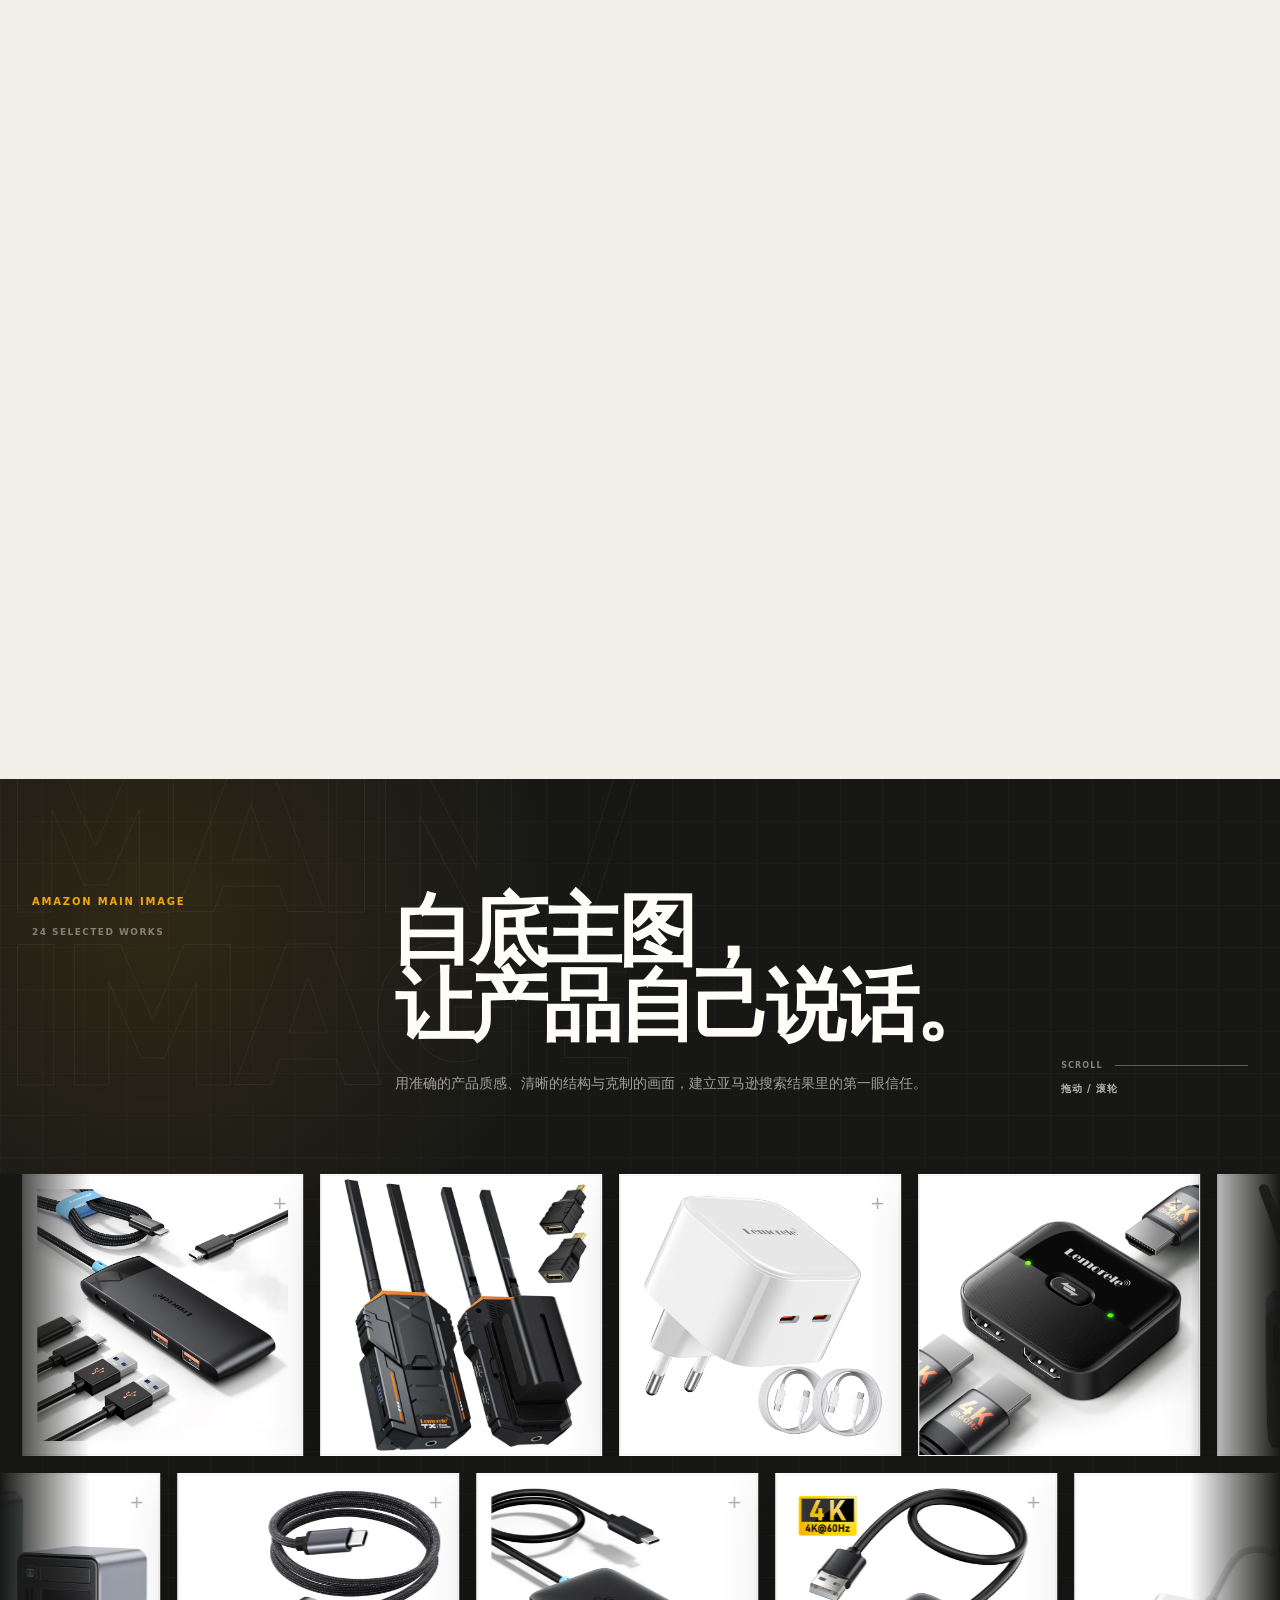
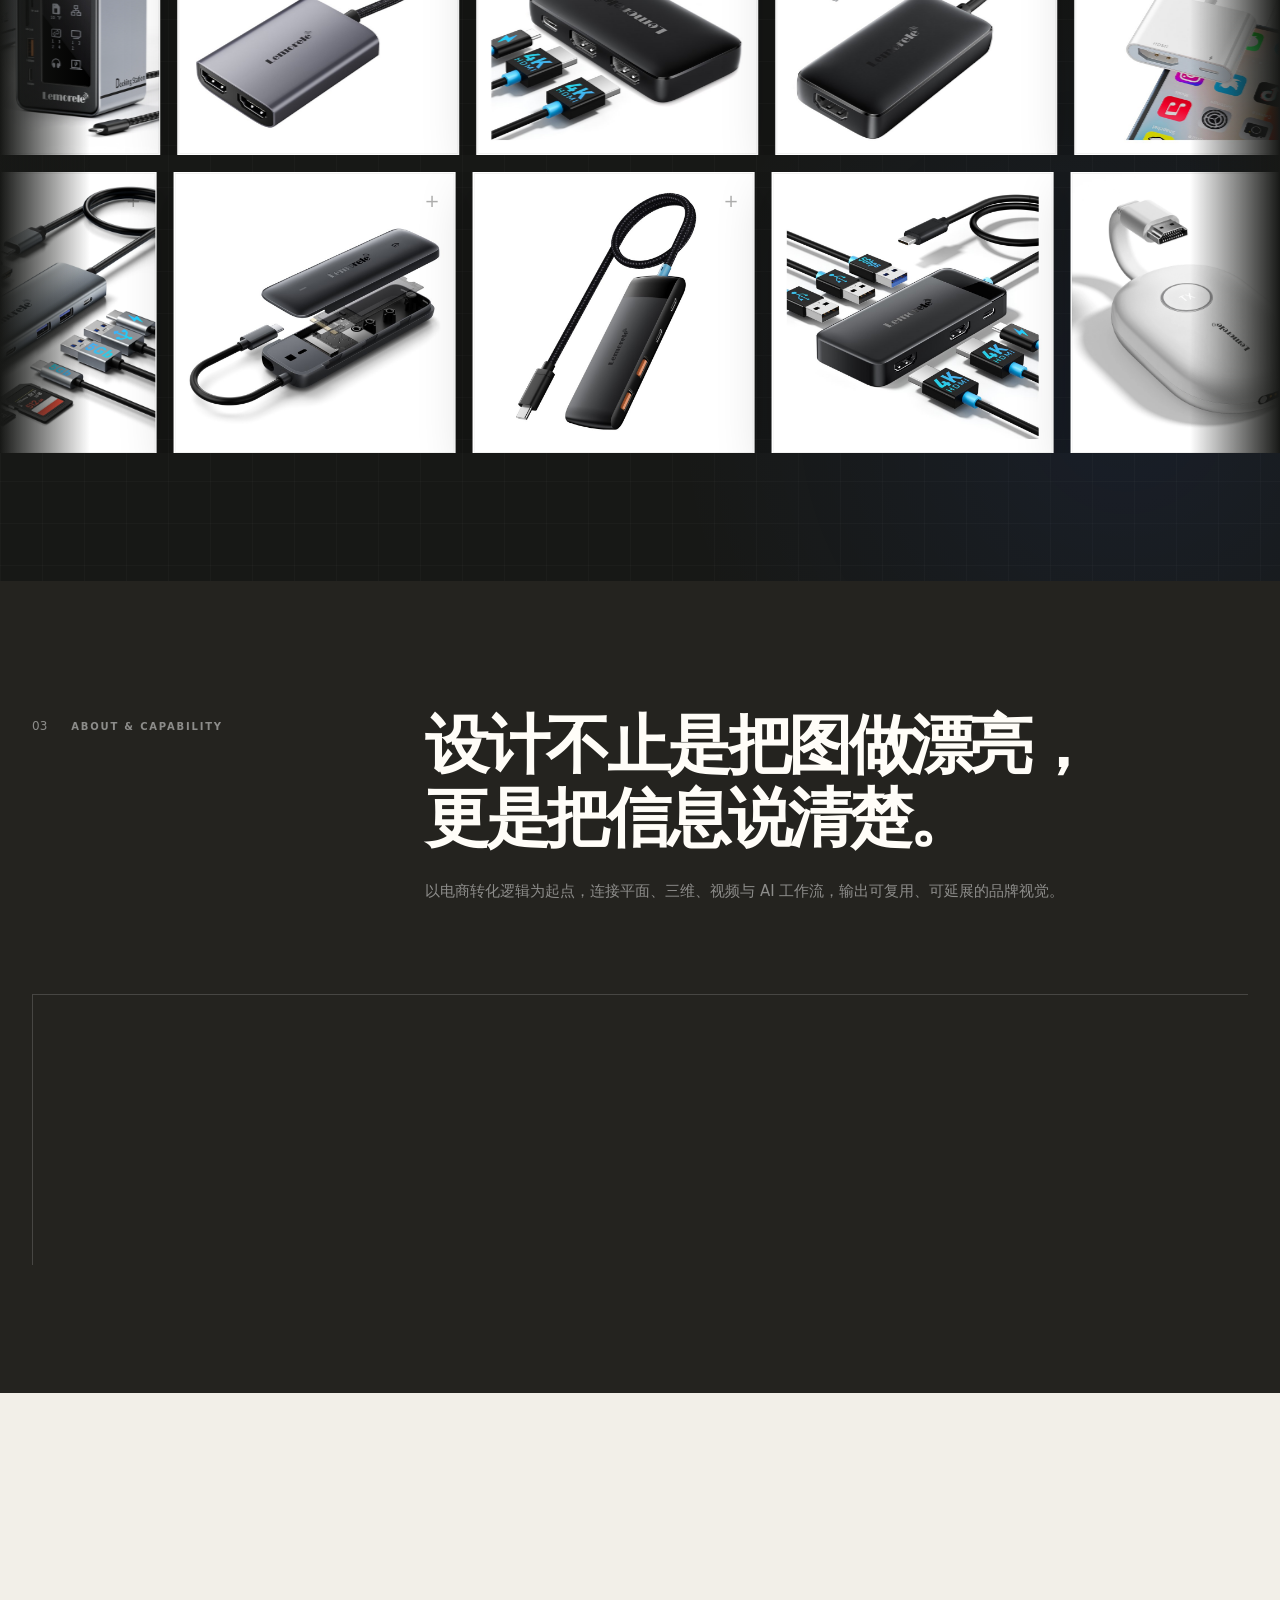
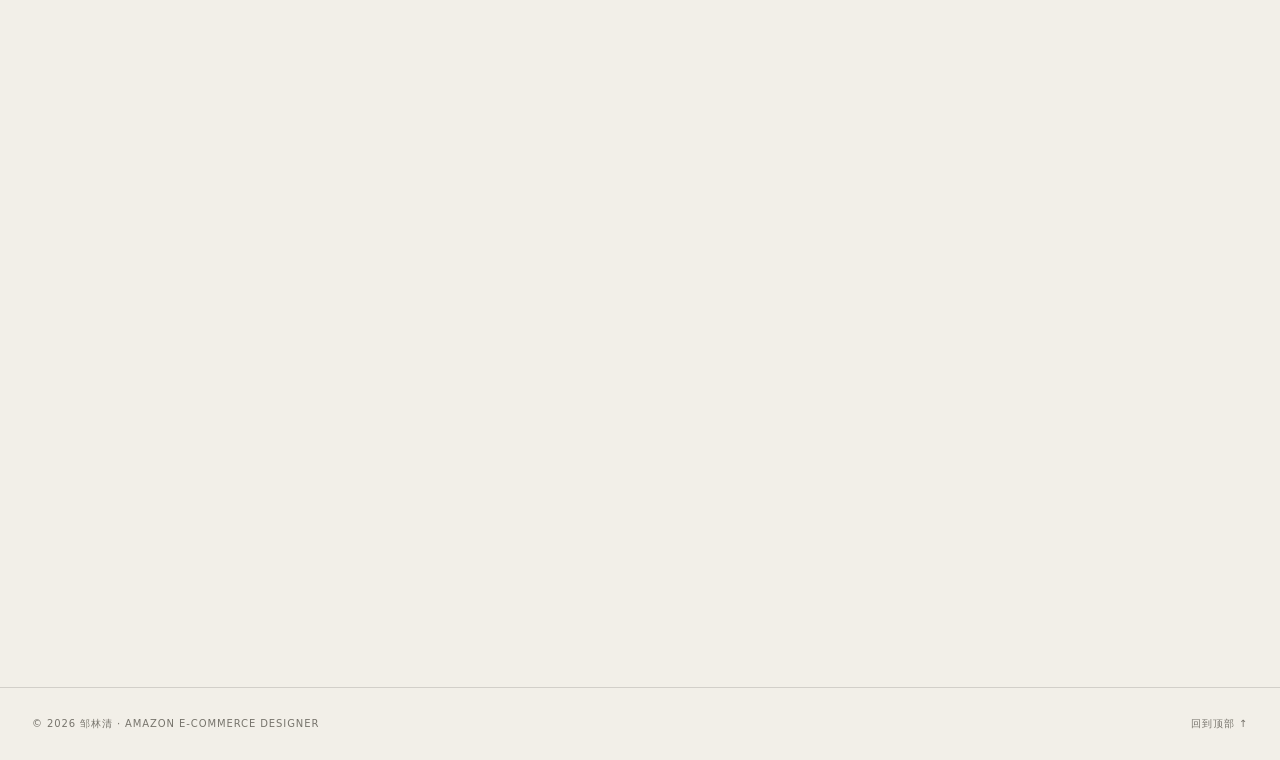
<file: edit.html>
<!doctype html>
<html lang="zh-CN">
<head><meta charset="utf-8"><meta name="viewport" content="width=device-width,initial-scale=1"><title>进入作品集编辑模式</title></head>
<body><p>正在进入作品集编辑模式……</p><script>location.replace("index.html?edit=1");</script><noscript><a href="index.html?edit=1">点击进入编辑模式</a></noscript></body>
</html>
</file>
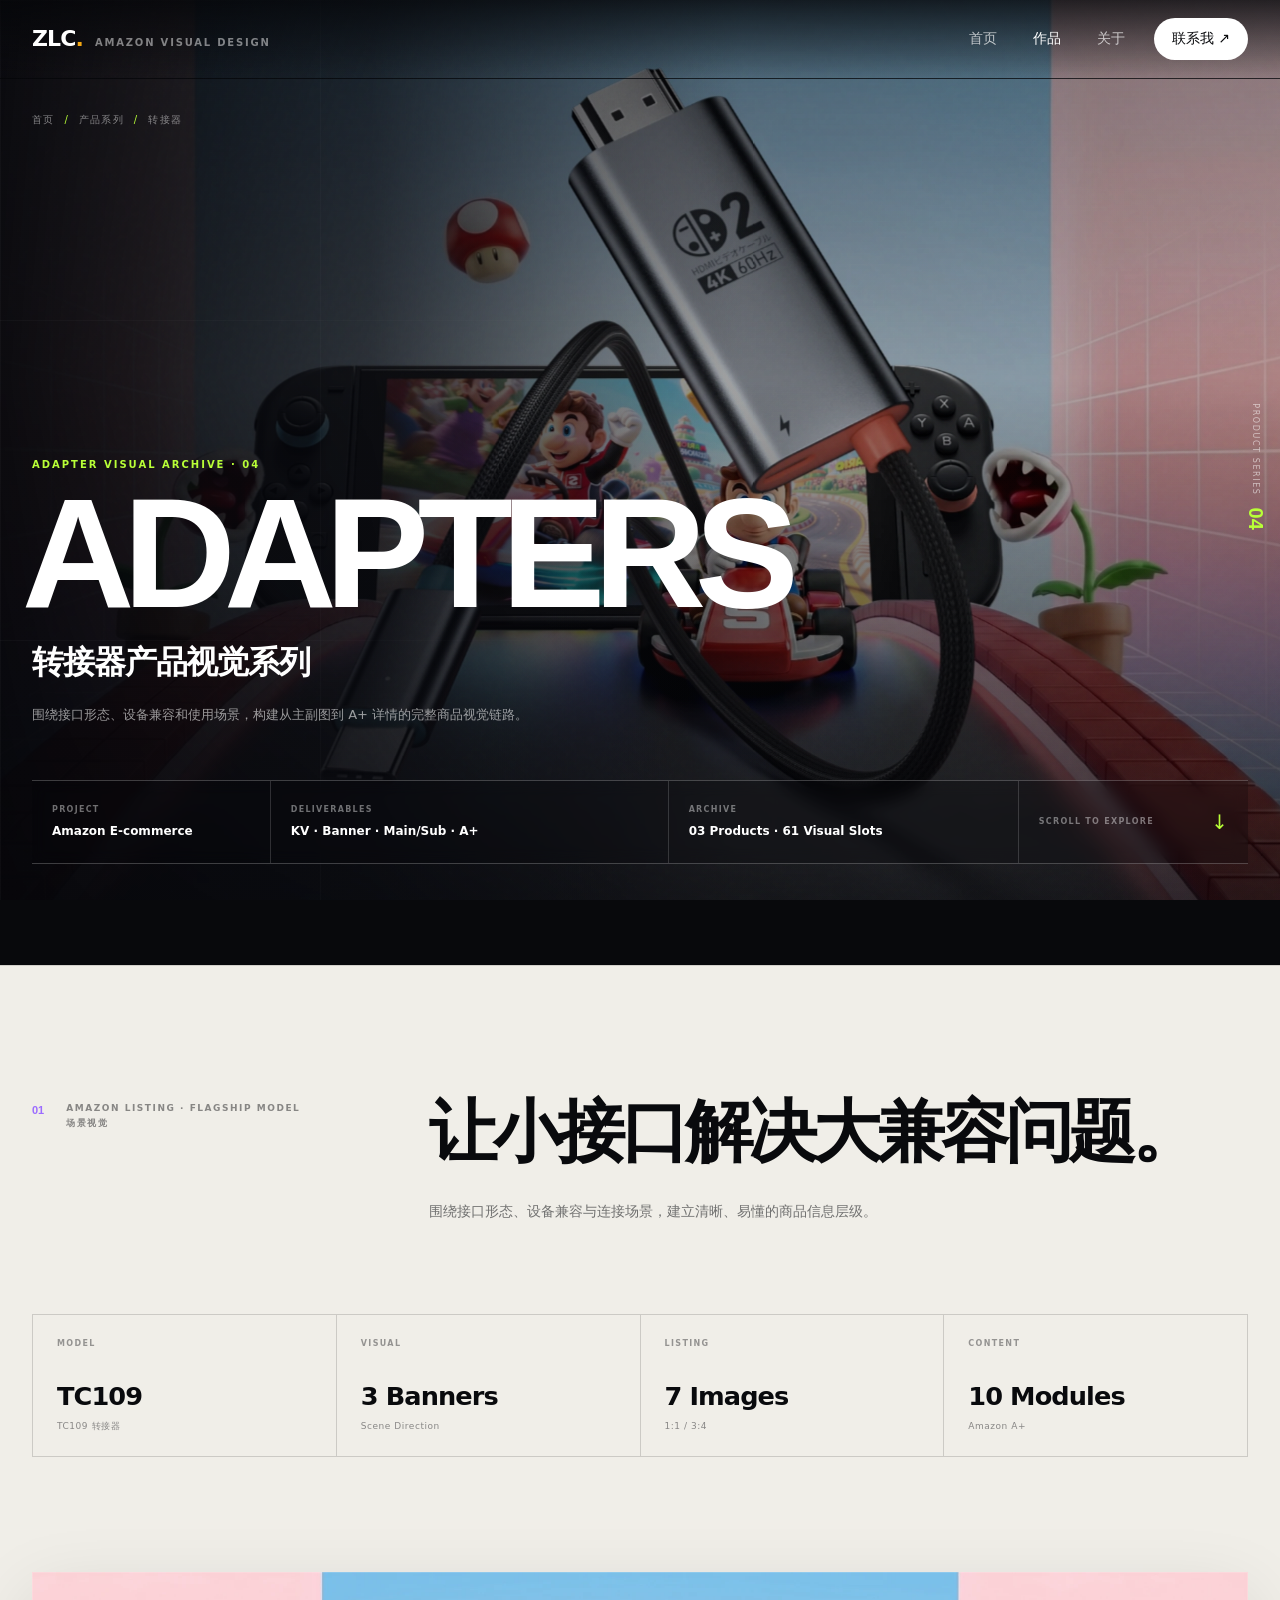
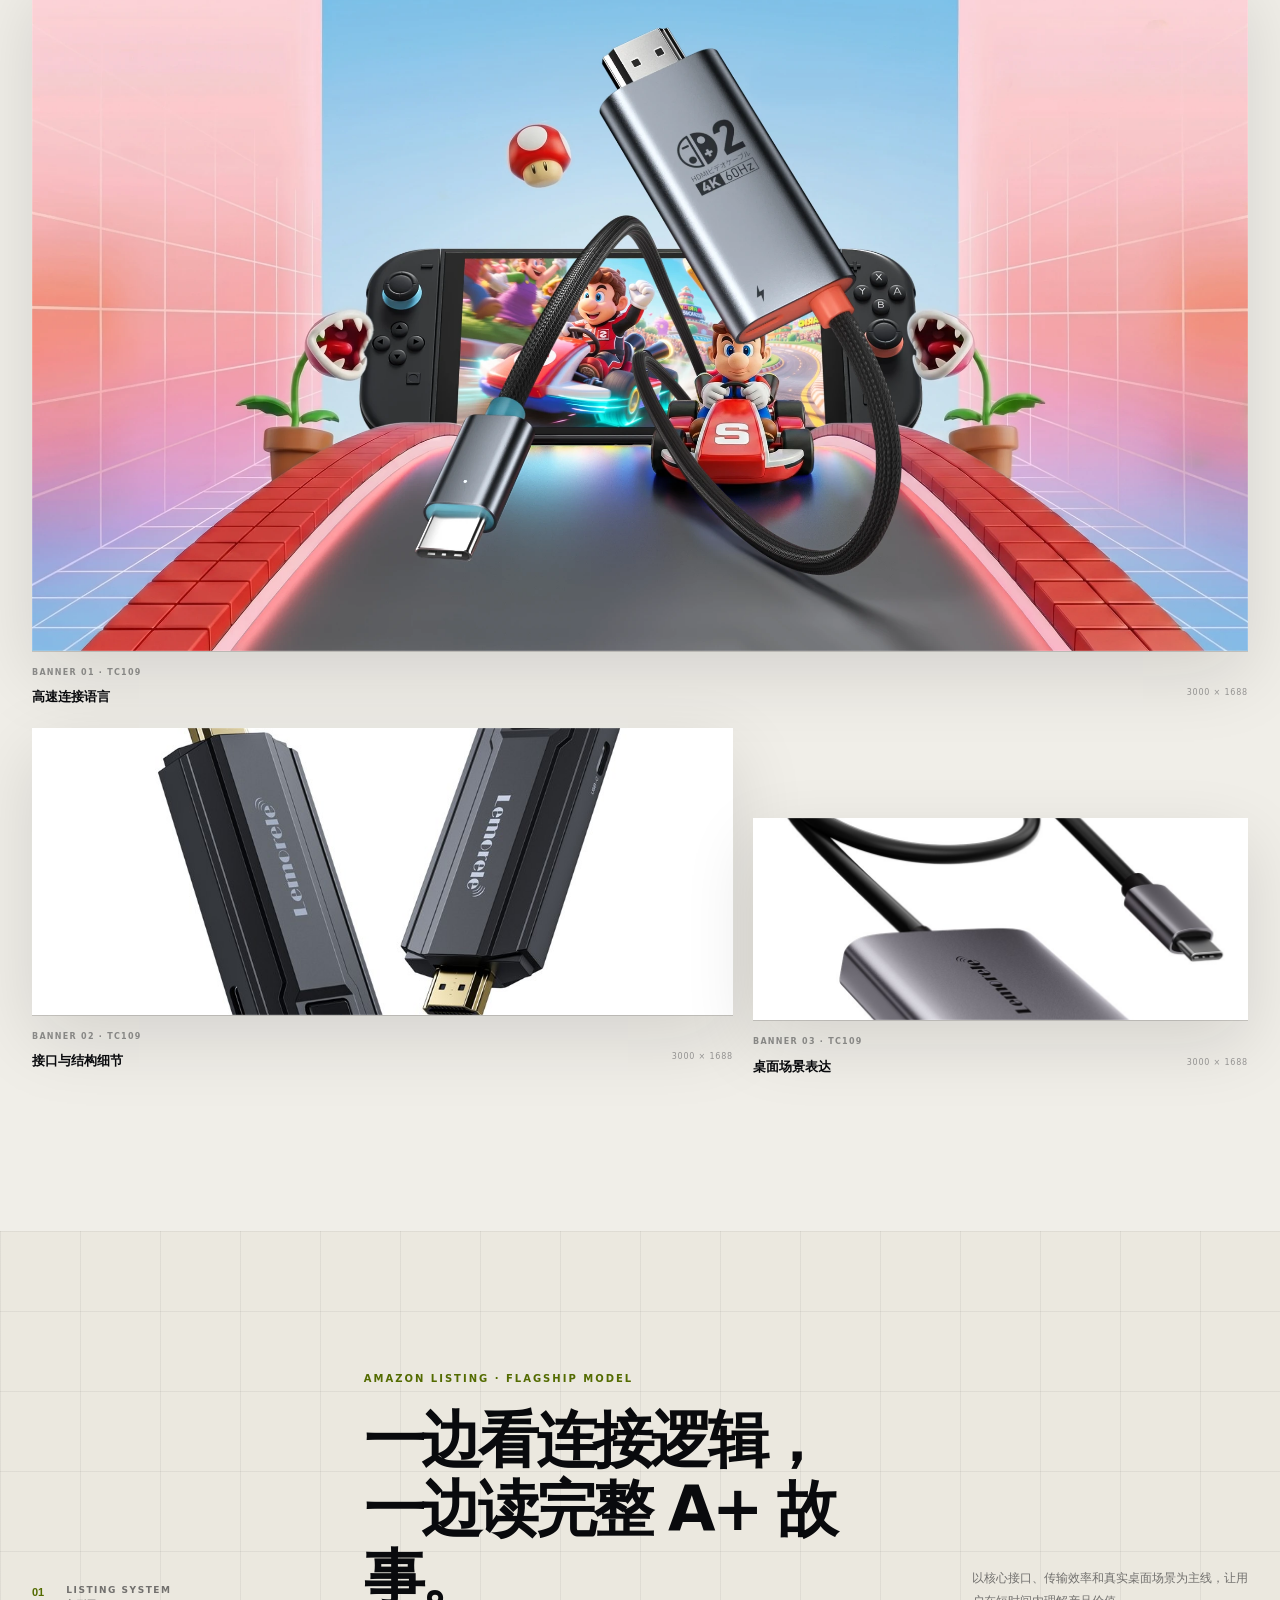
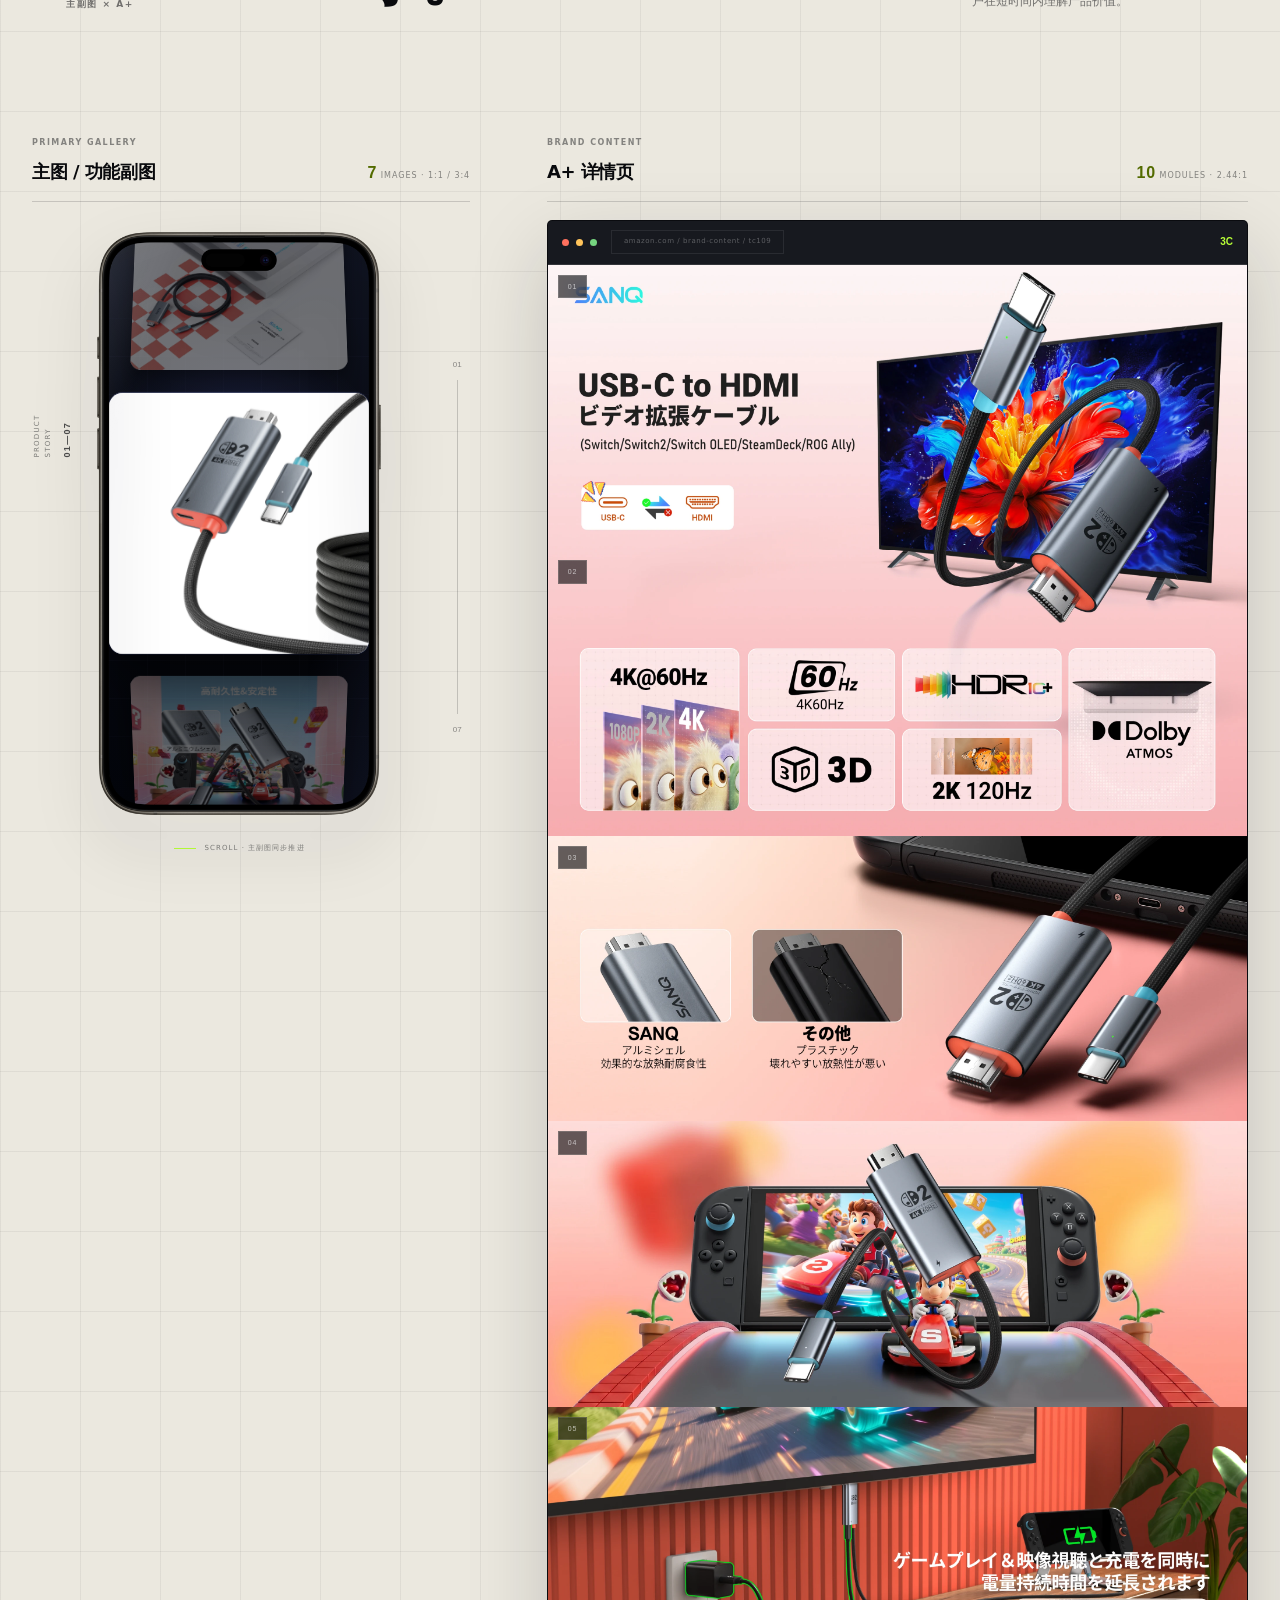
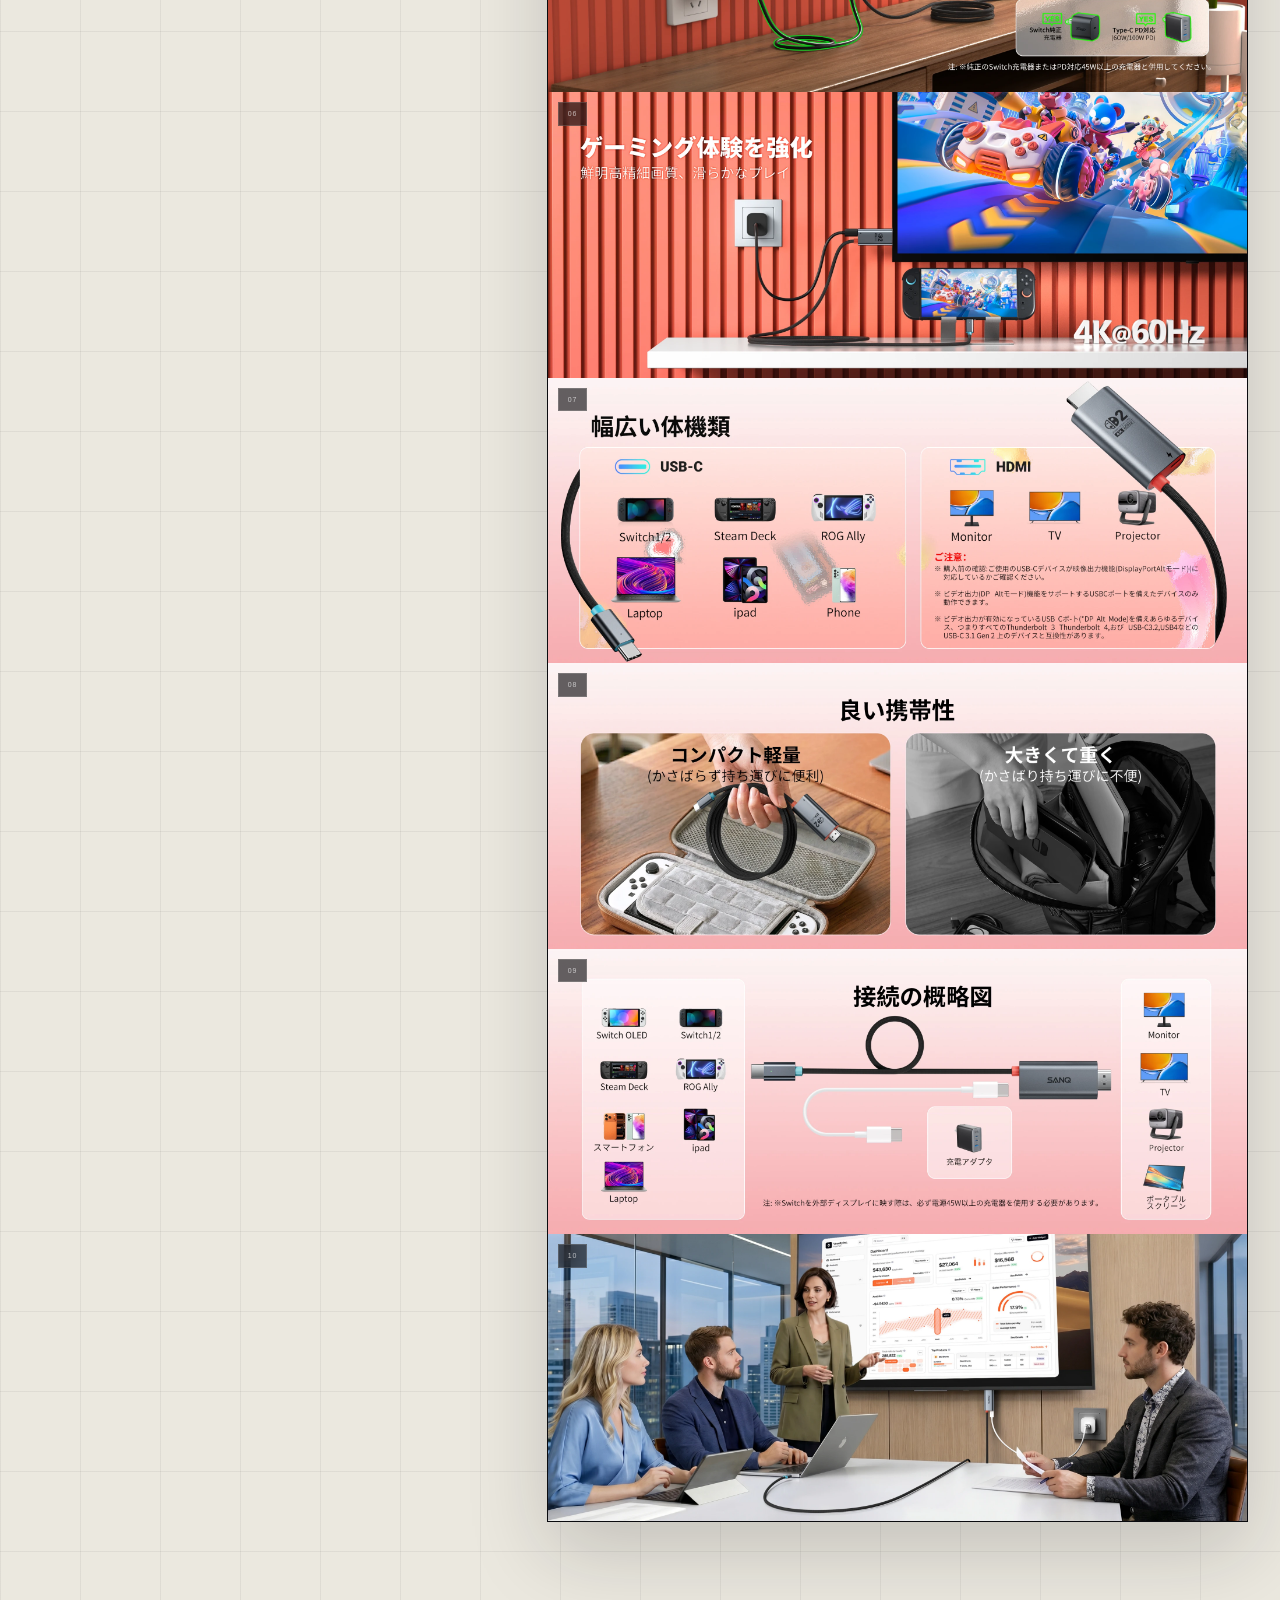
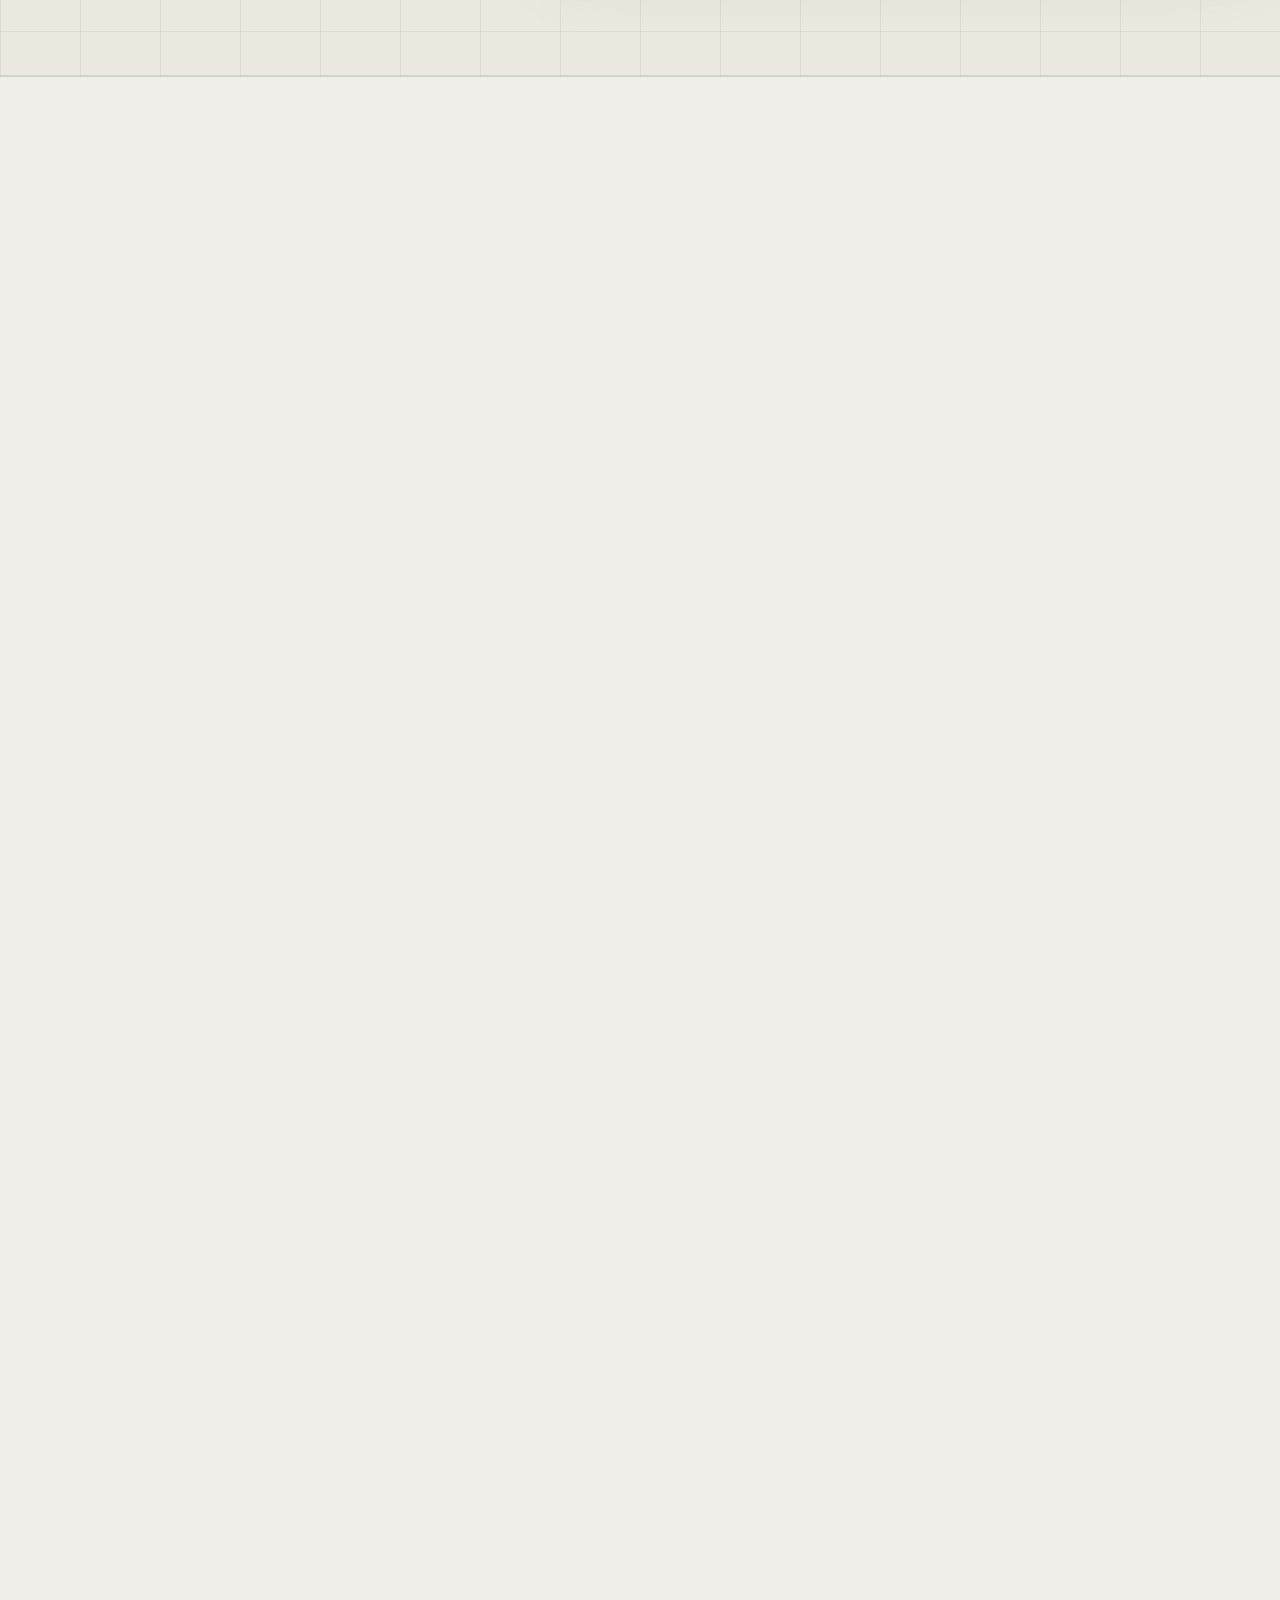
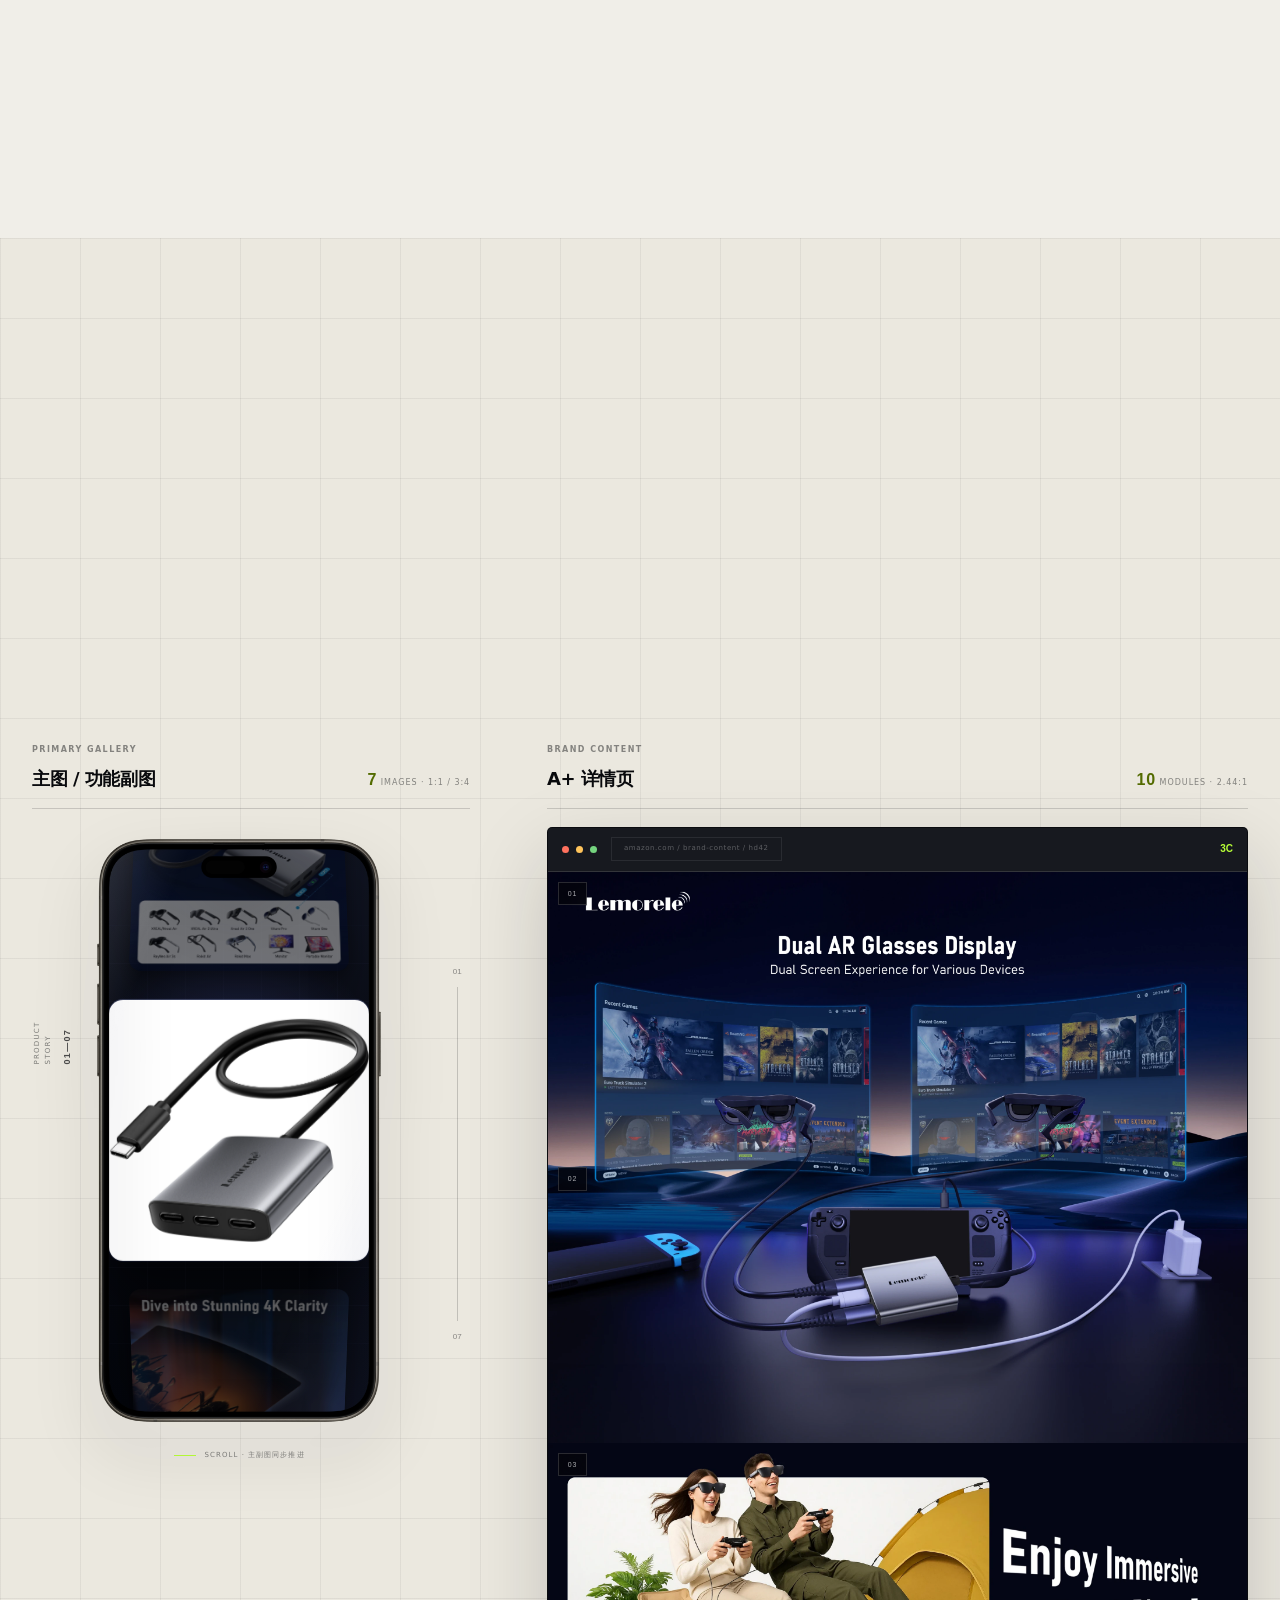
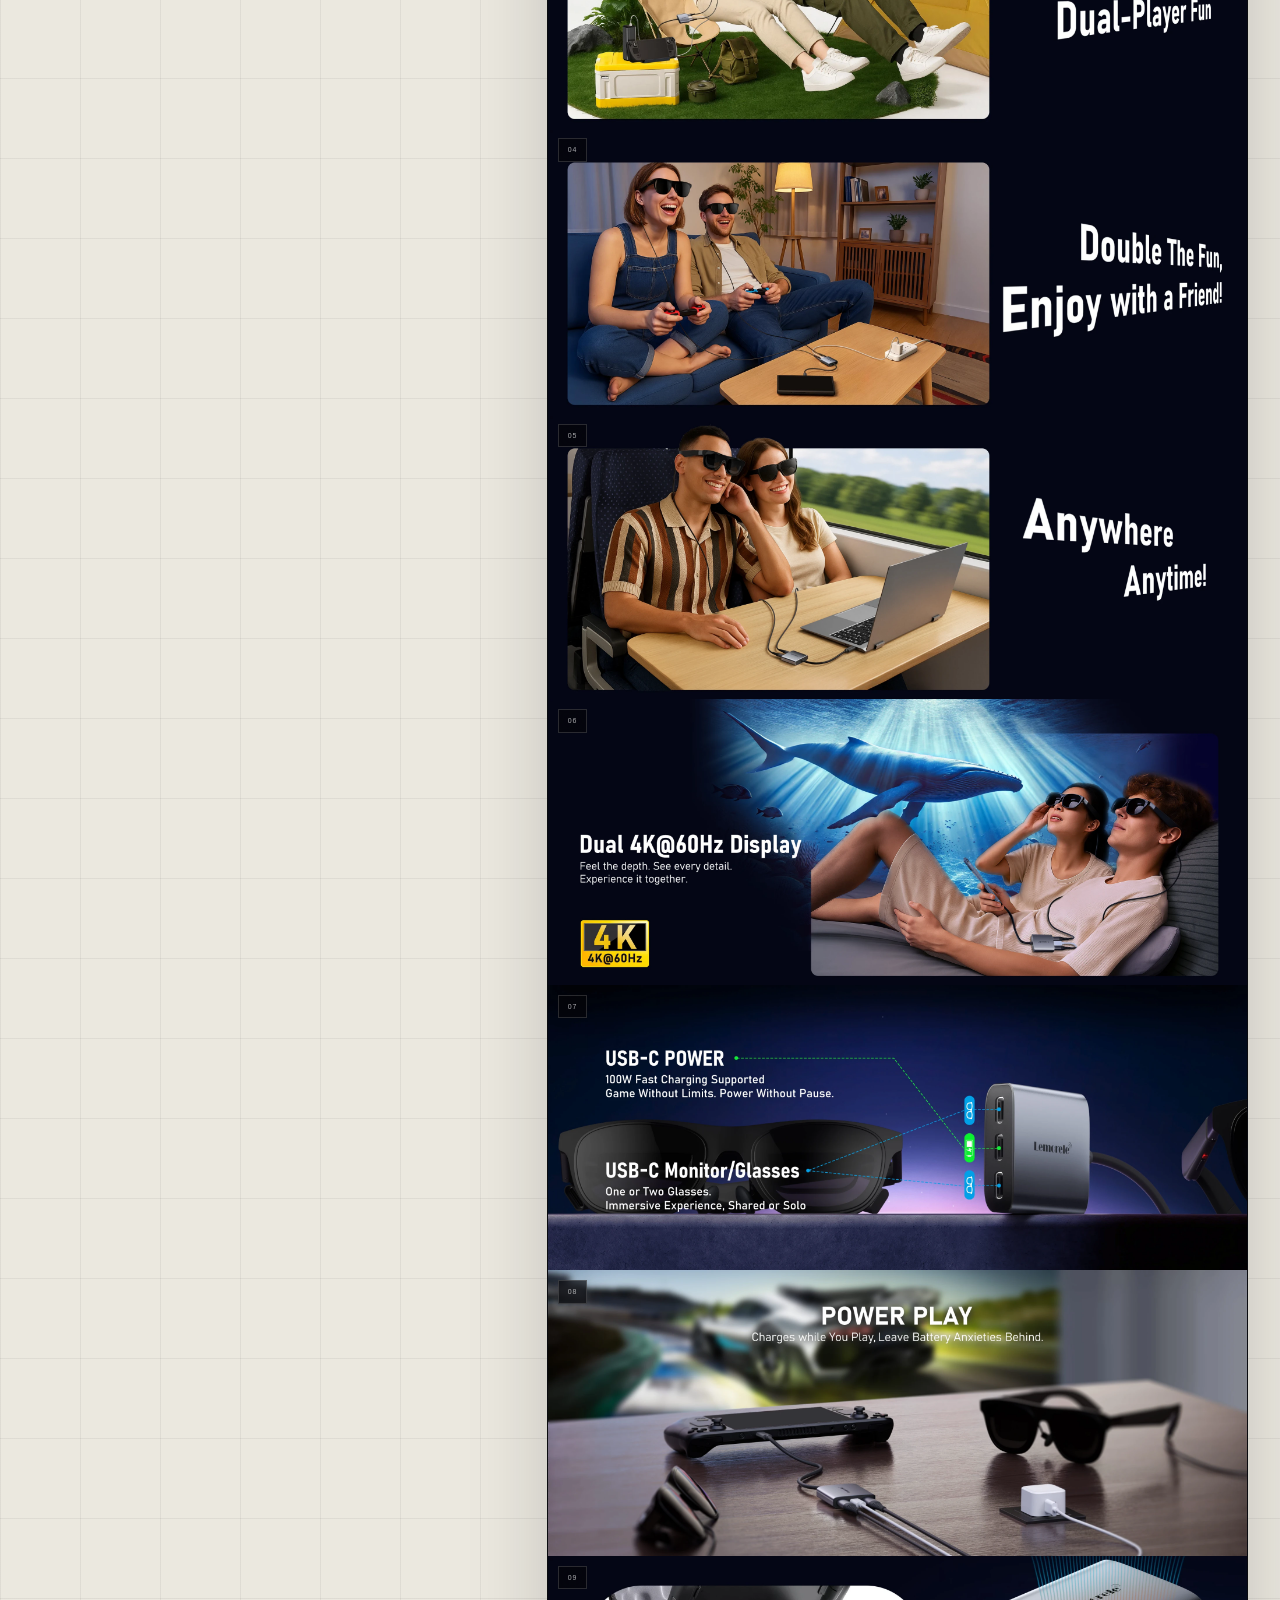
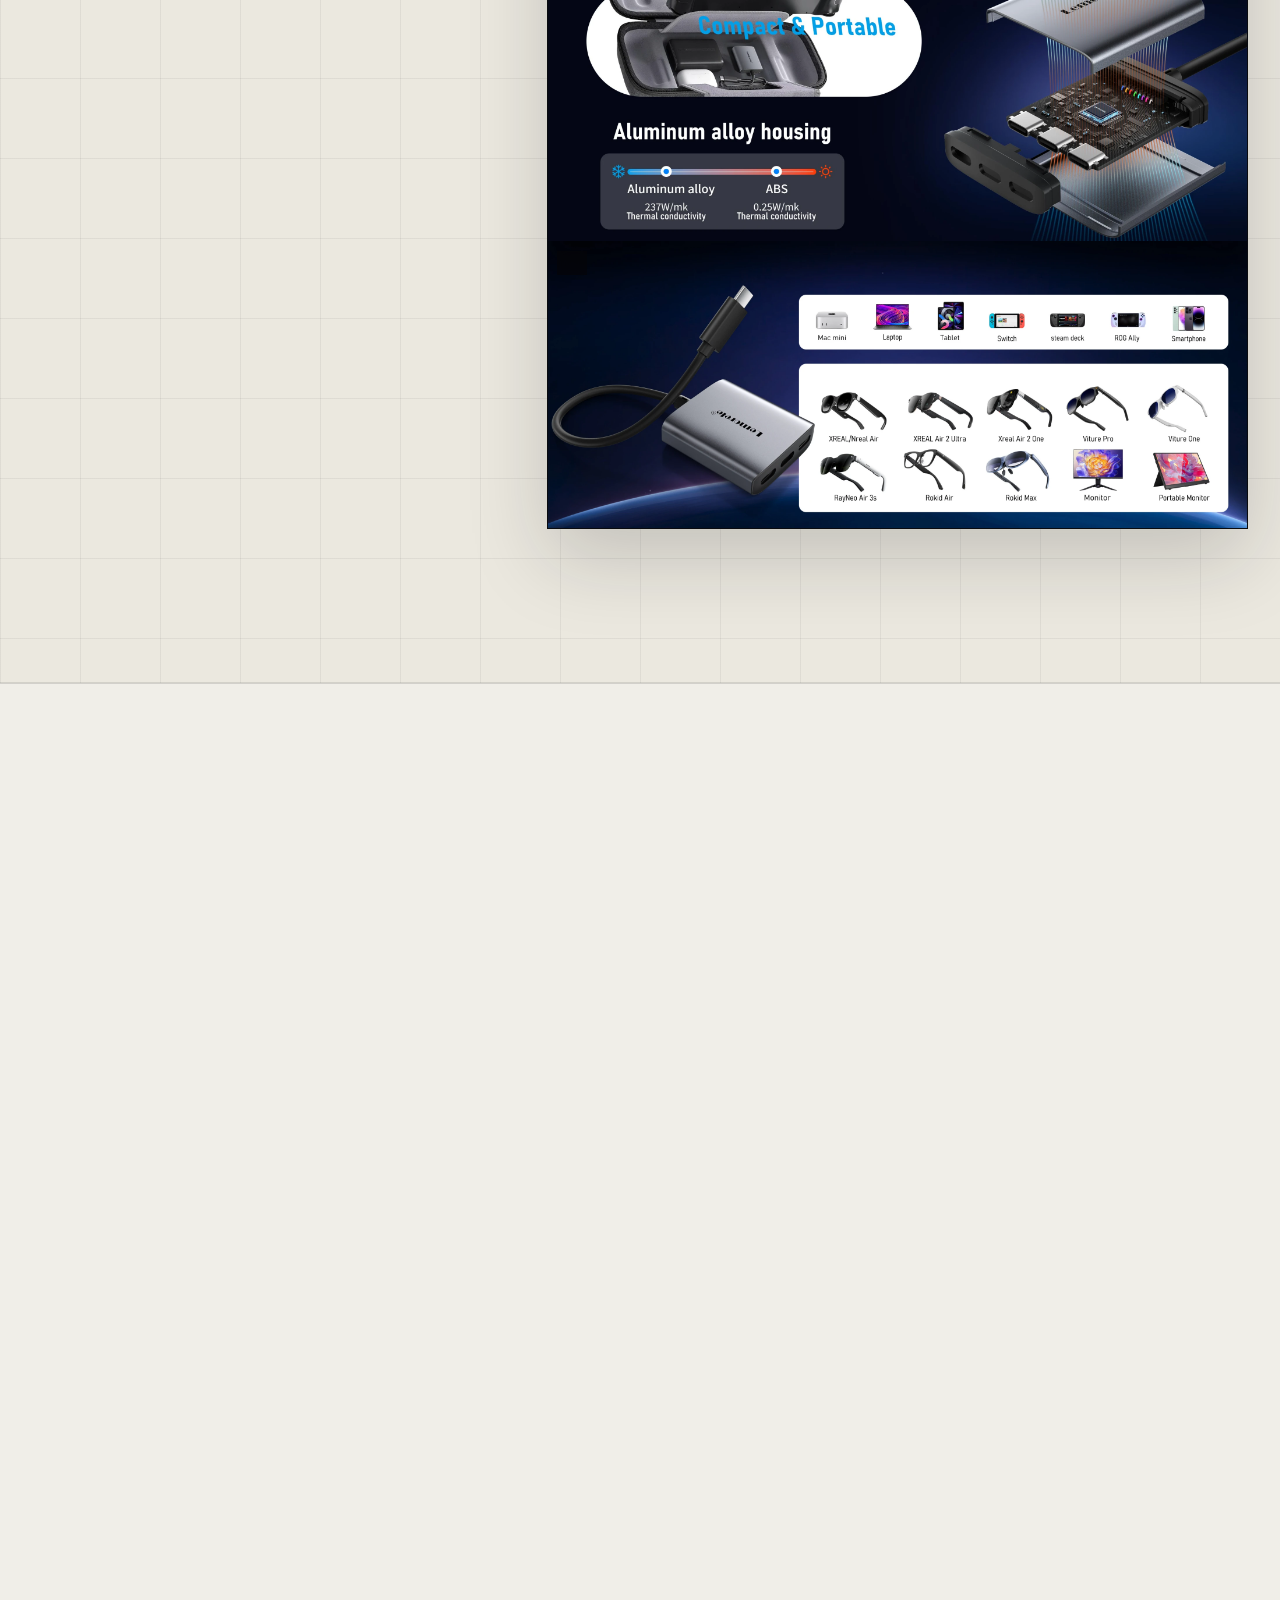
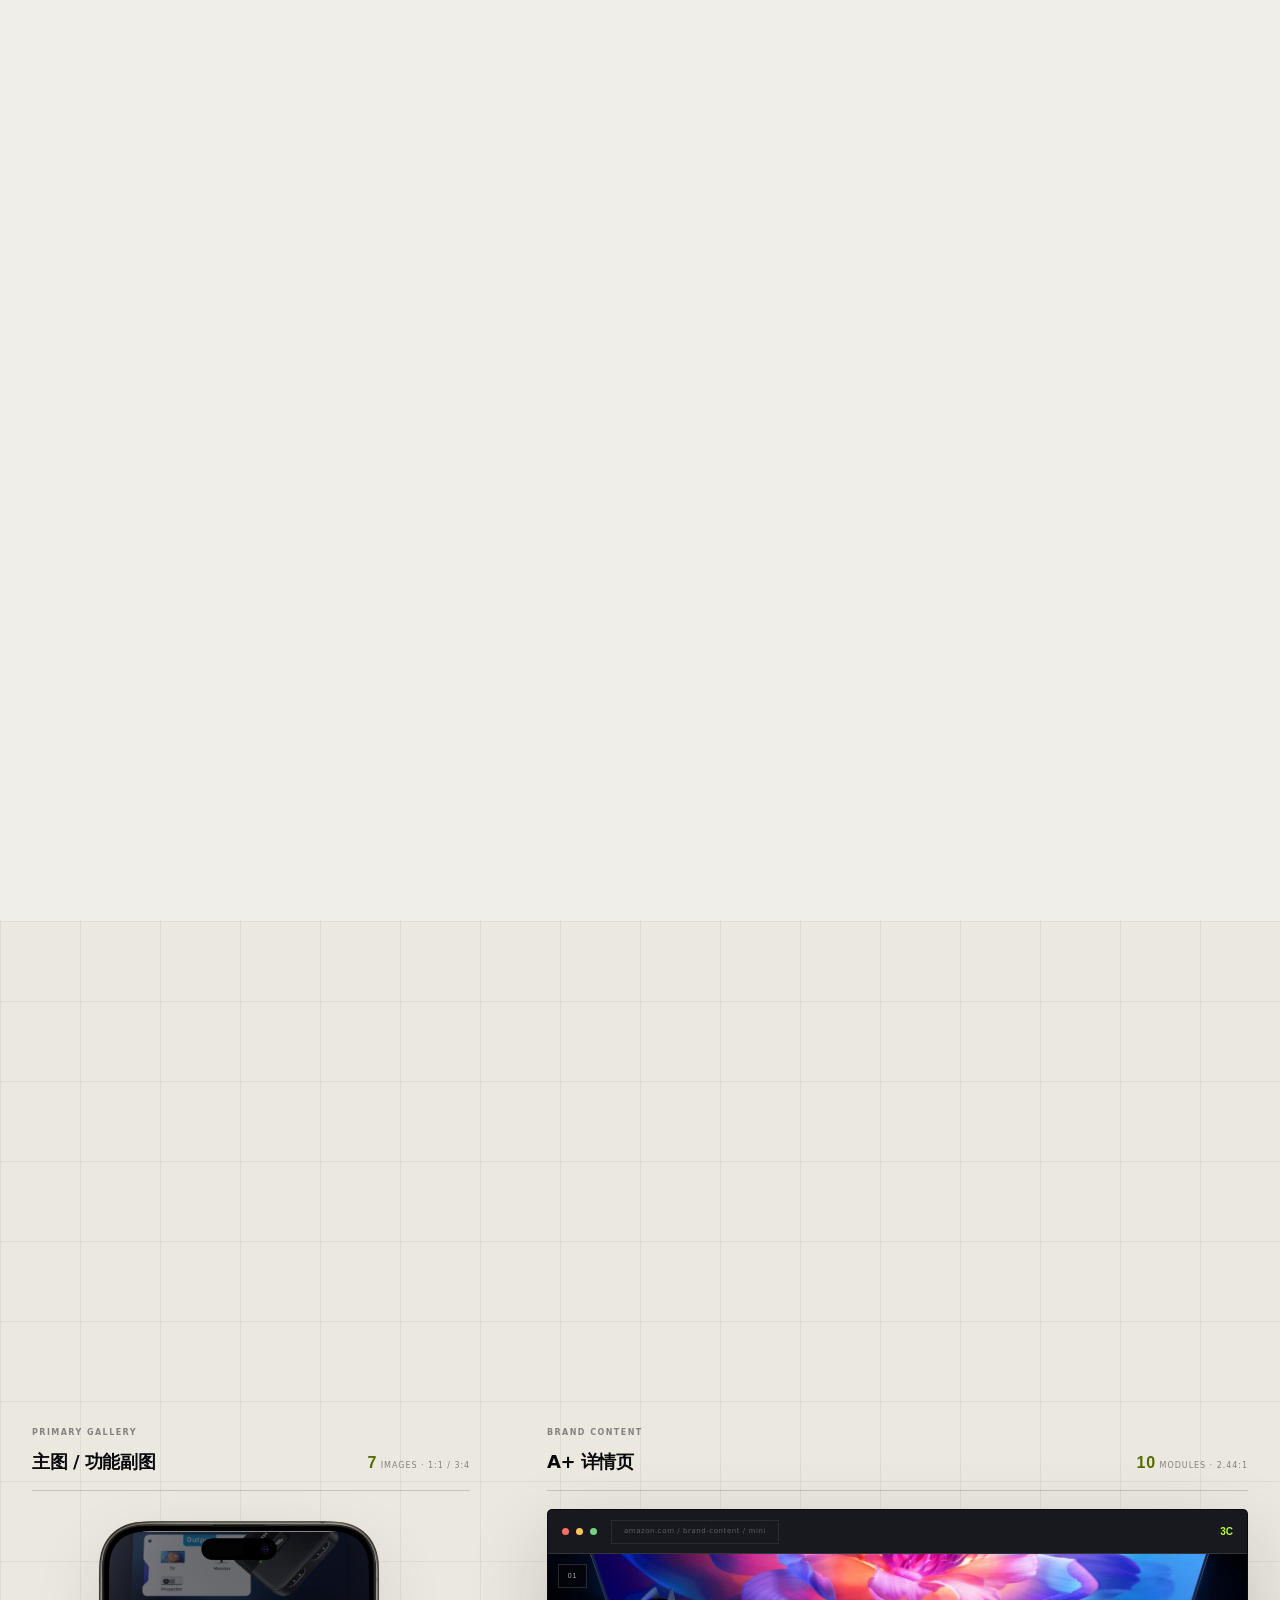
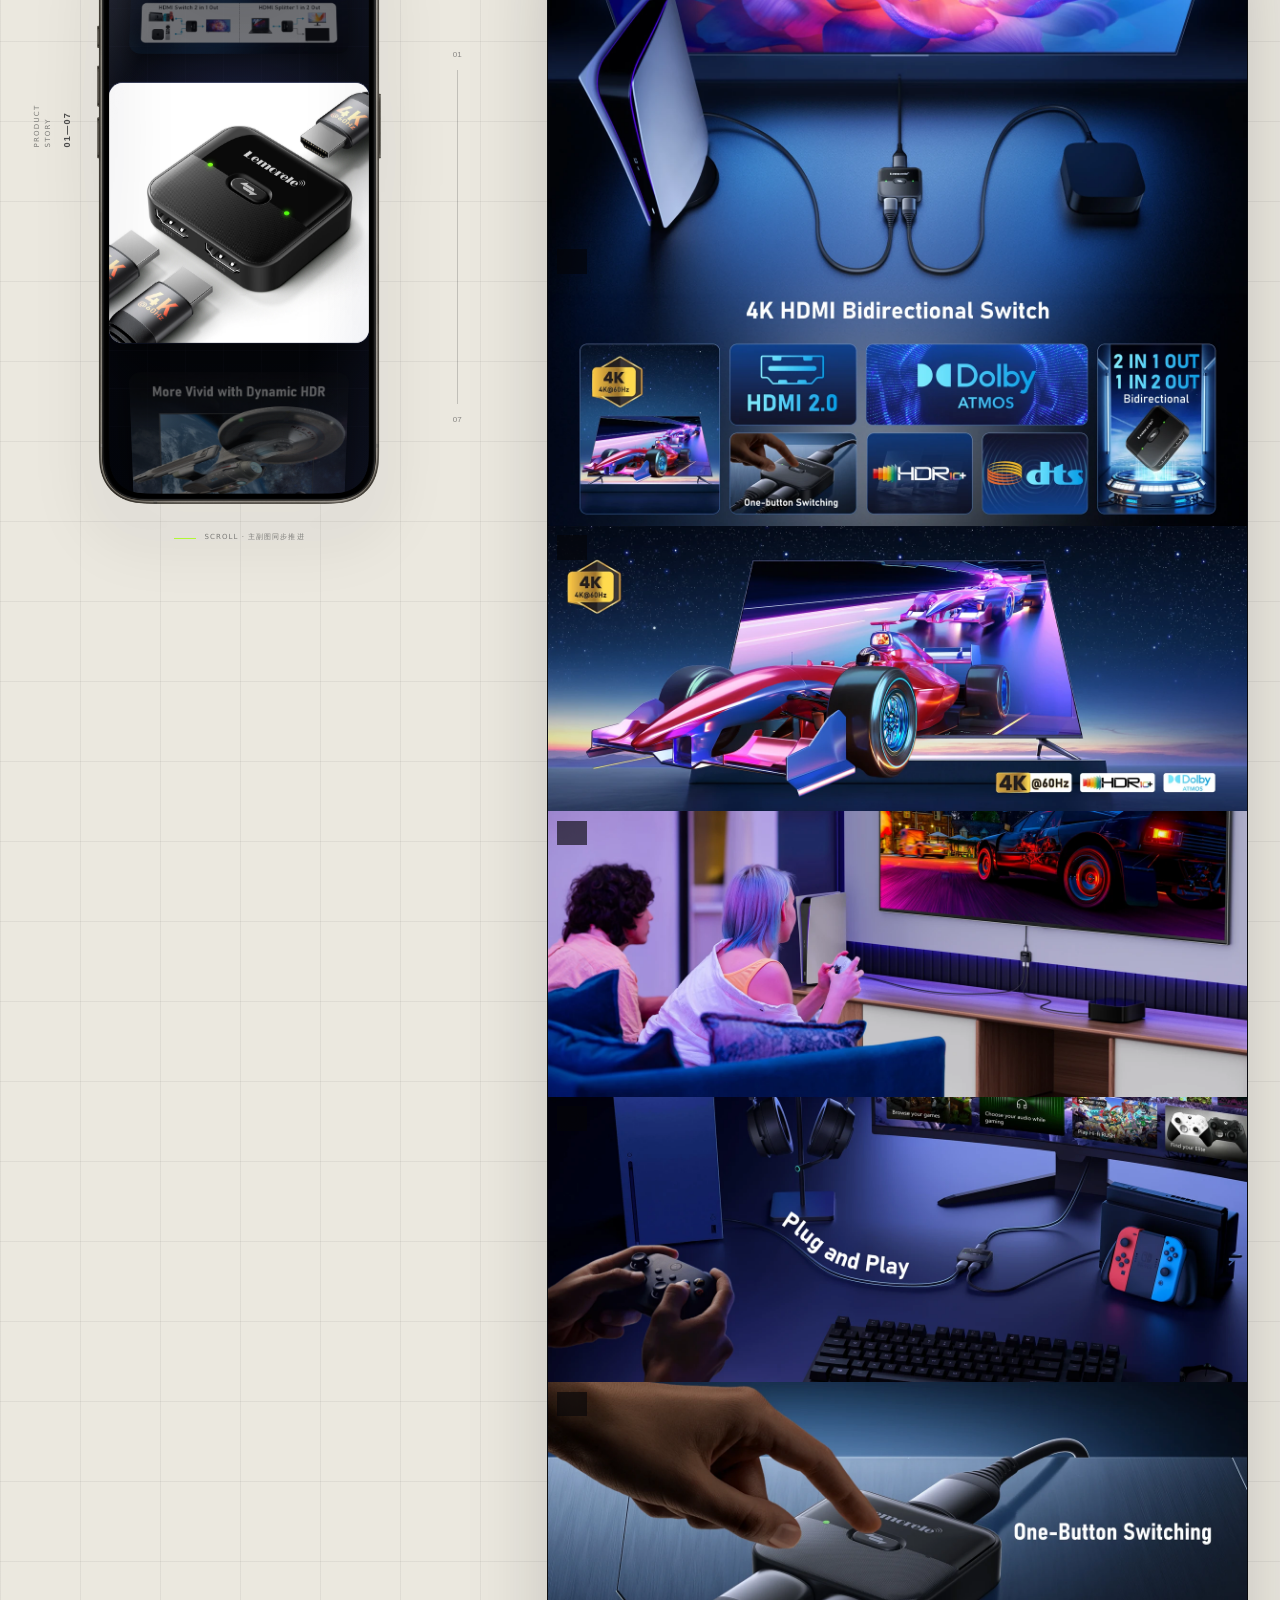
<file: works/adapters.html>
<!doctype html><html lang="zh-CN" class="no-js"><head><meta charset="utf-8"><meta name="viewport" content="width=device-width,initial-scale=1"><meta name="description" content="邹林清转接器系列视觉案例：场景 Banner、亚马逊主副图与 A+ 详情页。"><meta name="theme-color" content="#0a0b0f"><title>转接器系列 · 邹林清作品集</title><link rel="icon" href="data:,"><link rel="stylesheet" href="../css/style.css?v=40"><link rel="stylesheet" href="../css/sanq02.css?v=5"><link rel="stylesheet" href="../css/docking-archive.css?v=2"><script>document.documentElement.classList.replace("no-js","js");</script></head><body data-page="adapters-archive" class="adapter-page docking-archive-page adapters-archive-page"><a class="skip-link" href="#main">跳至主要内容</a><header class="nav" id="top"><div class="container nav-inner"><a class="brand" href="../index.html"><span>ZLC<span class="brand-dot">.</span></span><small>AMAZON VISUAL DESIGN</small></a><nav class="nav-links"><a class="nav-link" href="../index.html">首页</a><a class="nav-link active" href="../index.html#series">作品</a><a class="nav-link" href="../index.html#about">关于</a><a class="nav-link nav-contact" href="../index.html#contact">联系我 <span>↗</span></a></nav><button class="burger" type="button" aria-label="打开菜单"><span></span><span></span><span></span></button></div></header><div class="mobile-menu" aria-hidden="true"><a href="../index.html">首页</a><a href="../index.html#series">产品系列</a><a href="#tc109">TC109</a><a href="#hd42">HD42</a><a href="#mini">TYPE-C MINI</a><a href="../index.html#contact">联系我</a></div><main id="main"><section class="sanq-hero"><img class="sanq-hero-media site-img" src="../assets/img/editor-defaults/adapters-hero.webp" alt="转接器系列产品主视觉" data-img="adapters-hero" data-fixed-image><div class="sanq-hero-grid"></div><div class="container sanq-hero-inner"><p class="sanq-breadcrumb"><a href="../index.html">首页</a><span>/</span><a href="../index.html#series">产品系列</a><span>/</span>转接器</p><div class="sanq-hero-copy reveal"><span class="sanq-overline">ADAPTER VISUAL ARCHIVE · 04</span><h1 class="editable" data-edit="adapters-title">ADAPTERS</h1><p class="sanq-hero-type editable" data-edit="adapters-subtitle">转接器产品视觉系列</p><p class="sanq-hero-desc editable" data-edit="adapters-desc">围绕接口形态、设备兼容和使用场景，构建从主副图到 A+ 详情的完整商品视觉链路。</p></div><div class="sanq-hero-foot reveal"><div><span>PROJECT</span><b>Amazon E-commerce</b></div><div><span>DELIVERABLES</span><b>KV · Banner · Main/Sub · A+</b></div><div><span>ARCHIVE</span><b>03 Products · 61 Visual Slots</b></div><a href="#ac12"><span>SCROLL TO EXPLORE</span><i>↓</i></a></div></div><div class="sanq-hero-index"><span>PRODUCT SERIES</span><b>04</b></div></section><nav class="docking-series-index"><div class="container"><span>PRODUCT INDEX</span><a href="#tc109"><i>01</i>TC109 转接器</a><a href="#hd42"><i>02</i>HD42 多口转接器</a><a href="#mini"><i>03</i>TYPE-C MINI</a></div></nav><section class="sanq-overview docking-overview" id="tc109"><div class="container"><header class="sanq-section-head reveal"><div class="sanq-section-kicker"><span>01</span><p>AMAZON LISTING · FLAGSHIP MODEL<br>场景视觉</p></div><div><h2 class="editable" data-edit="adapters-p1-name">TC109 转接器<br>让小接口解决大兼容问题。</h2><p class="sanq-section-intro editable" data-edit="adapters-p1-note">围绕接口形态、设备兼容与连接场景，建立清晰、易懂的商品信息层级。</p></div></header><div class="sanq-fact-rail reveal"><div><span>MODEL</span><b>TC109</b><small>TC109 转接器</small></div><div><span>VISUAL</span><b>3 Banners</b><small>Scene Direction</small></div><div><span>LISTING</span><b>7 Images</b><small>1:1 / 3:4</small></div><div><span>CONTENT</span><b>10 Modules</b><small>Amazon A+</small></div></div><div class="sanq-banner-wall"><figure class="sanq-banner sanq-banner--wide reveal" style="--delay:0ms"><div class="sanq-banner-media"><img class="site-img js-lightbox" src="../assets/img/editor-defaults/adapters-img-1.webp" alt="TC109 转接器 Banner 1" loading="lazy" data-img="adapters-img-1" data-src="../assets/img/editor-defaults/adapters-img-1.webp"></div><figcaption><span>BANNER 01 · TC109</span><b>高速连接语言</b><em>3000 × 1688</em></figcaption></figure><figure class="sanq-banner sanq-banner--left reveal" style="--delay:70ms"><div class="sanq-banner-media"><img class="site-img js-lightbox" src="../assets/img/main-gallery/main-14.jpg" alt="tc109 视觉调性图一" loading="lazy" data-img="adapters-img-2" data-src="../assets/img/main-gallery/main-14.jpg"></div><figcaption><span>BANNER 02 · TC109</span><b>接口与结构细节</b><em>3000 × 1688</em></figcaption></figure><figure class="sanq-banner sanq-banner--right reveal" style="--delay:140ms"><div class="sanq-banner-media"><img class="site-img js-lightbox" src="../assets/img/main-gallery/main-23.jpg" alt="tc109 视觉调性图二" loading="lazy" data-img="adapters-img-3" data-src="../assets/img/main-gallery/main-23.jpg"></div><figcaption><span>BANNER 03 · TC109</span><b>桌面场景表达</b><em>3000 × 1688</em></figcaption></figure></div></div></section>
<section class="sanq-system docking-system"><div class="container"><header class="sanq-system-head reveal"><div class="sanq-section-kicker sanq-section-kicker--dark"><span>01</span><p>LISTING SYSTEM<br>主副图 × A+</p></div><div><span class="sanq-overline">AMAZON LISTING · FLAGSHIP MODEL</span><h2>一边看连接逻辑，<br>一边读完整 A+ 故事。</h2></div><p class="editable" data-edit="adapters-tc109-system-note">以核心接口、传输效率和真实桌面场景为主线，让用户在短时间内理解产品价值。</p></header><div class="sanq-showcase" data-sync-showcase data-product="tc109"><aside class="sanq-listing-lane"><div class="sanq-listing-sticky" data-listing-sticky><div class="sanq-lane-head"><div><span>PRIMARY GALLERY</span><h3>主图 / 功能副图</h3></div><p><b>7</b> IMAGES · 1:1 / 3:4</p></div><div class="sanq-phone-stage"><div class="sanq-phone-note"><span>PRODUCT<br>STORY</span><b>01—07</b></div><div class="sanq-phone-shell"><div class="sanq-phone-screen" data-listing-window><div class="sanq-listing-track" data-listing-track><img class="" src="../assets/img/main-gallery/main-19.jpg" alt="TC109 转接器 主副图 1" loading="eager" data-sync-key="adapters-tc109-listing-01"><img class="" src="../assets/img/main-gallery/main-14.jpg" alt="TC109 转接器 主副图 2" loading="eager" data-sync-key="adapters-tc109-listing-02"><img class="" src="../assets/img/main-gallery/main-23.jpg" alt="TC109 转接器 主副图 3" loading="eager" data-sync-key="adapters-tc109-listing-03"><img class="" src="../assets/img/main-gallery/main-19.jpg" alt="TC109 转接器 主副图 4" loading="eager" data-sync-key="adapters-tc109-listing-04"><img class="" src="../assets/img/main-gallery/main-14.jpg" alt="TC109 转接器 主副图 5" loading="eager" data-sync-key="adapters-tc109-listing-05"><img class="" src="../assets/img/main-gallery/main-23.jpg" alt="TC109 转接器 主副图 6" loading="eager" data-sync-key="adapters-tc109-listing-06"><img class="" src="../assets/img/main-gallery/main-19.jpg" alt="TC109 转接器 主副图 7" loading="eager" data-sync-key="adapters-tc109-listing-07"></div><span class="sanq-screen-sheen"></span></div><img class="sanq-phone-frame" src="../assets/img/sanq02-phone-frame.png" width="516" height="1054" alt="" aria-hidden="true"></div><div class="sanq-reel-progress"><span data-reel-index>01</span><i><b data-reel-progress></b></i><span>07</span></div><p class="sanq-scroll-hint"><i></i> SCROLL · 主副图同步推进</p></div></div><div class="sanq-mobile-gallery"><div class="sanq-mobile-rail" data-mobile-rail tabindex="0"><figure class="has-img"><div class="docking-mobile-media"><img class="site-img js-lightbox" src="../assets/img/editor-defaults/adapters-tc109-listing-01.webp" alt="TC109 转接器 主副图 1" loading="lazy" data-img="adapters-tc109-listing-01" data-src="../assets/img/editor-defaults/adapters-tc109-listing-01.webp"></div><figcaption><span>01</span>产品主图</figcaption></figure><figure class="has-img"><div class="docking-mobile-media"><img class="site-img js-lightbox" src="../assets/img/editor-defaults/adapters-tc109-listing-02.webp" alt="TC109 转接器 主副图 2" loading="lazy" data-img="adapters-tc109-listing-02" data-src="../assets/img/editor-defaults/adapters-tc109-listing-02.webp"></div><figcaption><span>02</span>功能副图</figcaption></figure><figure class="has-img"><div class="docking-mobile-media"><img class="site-img js-lightbox" src="../assets/img/editor-defaults/adapters-tc109-listing-03.webp" alt="TC109 转接器 主副图 3" loading="lazy" data-img="adapters-tc109-listing-03" data-src="../assets/img/editor-defaults/adapters-tc109-listing-03.webp"></div><figcaption><span>03</span>功能副图</figcaption></figure><figure class="has-img"><div class="docking-mobile-media"><img class="site-img js-lightbox" src="../assets/img/editor-defaults/adapters-tc109-listing-04.webp" alt="TC109 转接器 主副图 4" loading="lazy" data-img="adapters-tc109-listing-04" data-src="../assets/img/editor-defaults/adapters-tc109-listing-04.webp"></div><figcaption><span>04</span>功能副图</figcaption></figure><figure class="has-img"><div class="docking-mobile-media"><img class="site-img js-lightbox" src="../assets/img/editor-defaults/adapters-tc109-listing-05.webp" alt="TC109 转接器 主副图 5" loading="lazy" data-img="adapters-tc109-listing-05" data-src="../assets/img/editor-defaults/adapters-tc109-listing-05.webp"></div><figcaption><span>05</span>功能副图</figcaption></figure><figure class="has-img"><div class="docking-mobile-media"><img class="site-img js-lightbox" src="../assets/img/editor-defaults/adapters-tc109-listing-06.webp" alt="TC109 转接器 主副图 6" loading="lazy" data-img="adapters-tc109-listing-06" data-src="../assets/img/editor-defaults/adapters-tc109-listing-06.webp"></div><figcaption><span>06</span>功能副图</figcaption></figure><figure class="has-img"><div class="docking-mobile-media"><img class="site-img js-lightbox" src="../assets/img/editor-defaults/adapters-tc109-listing-07.webp" alt="TC109 转接器 主副图 7" loading="lazy" data-img="adapters-tc109-listing-07" data-src="../assets/img/editor-defaults/adapters-tc109-listing-07.webp"></div><figcaption><span>07</span>功能副图</figcaption></figure></div><div class="sanq-mobile-controls"><p><span data-mobile-index>01</span> / 07</p><div><button type="button" data-mobile-prev>←</button><button type="button" data-mobile-next>→</button></div></div></div></aside><article class="sanq-aplus-lane"><div class="sanq-lane-head sanq-lane-head--aplus"><div><span>BRAND CONTENT</span><h3>A+ 详情页</h3></div><p><b>10</b> MODULES · 2.44:1</p></div><div class="sanq-aplus-browser"><div class="sanq-browser-bar"><i></i><i></i><i></i><span>amazon.com / brand-content / tc109</span><b>3C</b></div><div class="sanq-aplus-document"><figure class="has-img"><img class="site-img js-lightbox" src="../assets/img/editor-defaults/adapters-tc109-aplus-01.webp" alt="TC109 转接器 A+ 模块 1" loading="lazy" data-img="adapters-tc109-aplus-01" data-src="../assets/img/editor-defaults/adapters-tc109-aplus-01.webp"><figcaption>01</figcaption></figure><figure class="has-img"><img class="site-img js-lightbox" src="../assets/img/editor-defaults/adapters-tc109-aplus-02.webp" alt="TC109 转接器 A+ 模块 2" loading="lazy" data-img="adapters-tc109-aplus-02" data-src="../assets/img/editor-defaults/adapters-tc109-aplus-02.webp"><figcaption>02</figcaption></figure><figure class="has-img"><img class="site-img js-lightbox" src="../assets/img/editor-defaults/adapters-tc109-aplus-03.webp" alt="TC109 转接器 A+ 模块 3" loading="lazy" data-img="adapters-tc109-aplus-03" data-src="../assets/img/editor-defaults/adapters-tc109-aplus-03.webp"><figcaption>03</figcaption></figure><figure class="has-img"><img class="site-img js-lightbox" src="../assets/img/editor-defaults/adapters-tc109-aplus-04.webp" alt="TC109 转接器 A+ 模块 4" loading="lazy" data-img="adapters-tc109-aplus-04" data-src="../assets/img/editor-defaults/adapters-tc109-aplus-04.webp"><figcaption>04</figcaption></figure><figure class="has-img"><img class="site-img js-lightbox" src="../assets/img/editor-defaults/adapters-tc109-aplus-05.webp" alt="TC109 转接器 A+ 模块 5" loading="lazy" data-img="adapters-tc109-aplus-05" data-src="../assets/img/editor-defaults/adapters-tc109-aplus-05.webp"><figcaption>05</figcaption></figure><figure class="has-img"><img class="site-img js-lightbox" src="../assets/img/editor-defaults/adapters-tc109-aplus-06.webp" alt="TC109 转接器 A+ 模块 6" loading="lazy" data-img="adapters-tc109-aplus-06" data-src="../assets/img/editor-defaults/adapters-tc109-aplus-06.webp"><figcaption>06</figcaption></figure><figure class="has-img"><img class="site-img js-lightbox" src="../assets/img/editor-defaults/adapters-tc109-aplus-07.webp" alt="TC109 转接器 A+ 模块 7" loading="lazy" data-img="adapters-tc109-aplus-07" data-src="../assets/img/editor-defaults/adapters-tc109-aplus-07.webp"><figcaption>07</figcaption></figure><figure class="has-img"><img class="site-img js-lightbox" src="../assets/img/editor-defaults/adapters-tc109-aplus-08.webp" alt="TC109 转接器 A+ 模块 8" loading="lazy" data-img="adapters-tc109-aplus-08" data-src="../assets/img/editor-defaults/adapters-tc109-aplus-08.webp"><figcaption>08</figcaption></figure><figure class="has-img"><img class="site-img js-lightbox" src="../assets/img/editor-defaults/adapters-tc109-aplus-09.webp" alt="TC109 转接器 A+ 模块 9" loading="lazy" data-img="adapters-tc109-aplus-09" data-src="../assets/img/editor-defaults/adapters-tc109-aplus-09.webp"><figcaption>09</figcaption></figure><figure class="has-img"><img class="site-img js-lightbox" src="../assets/img/editor-defaults/adapters-tc109-aplus-10.webp" alt="TC109 转接器 A+ 模块 10" loading="lazy" data-img="adapters-tc109-aplus-10" data-src="../assets/img/editor-defaults/adapters-tc109-aplus-10.webp"><figcaption>10</figcaption></figure></div></div></article></div></div></section><section class="sanq-overview docking-overview" id="hd42"><div class="container"><header class="sanq-section-head reveal"><div class="sanq-section-kicker"><span>02</span><p>KEY VISUAL · FUNCTION STORY<br>场景视觉</p></div><div><h2 class="editable" data-edit="adapters-p2-name">HD42 转接器<br>让多接口功能一眼可懂。</h2><p class="sanq-section-intro editable" data-edit="adapters-p2-note">以办公设备组合、产品结构特写和克制的参数语言，强化稳定连接与高效扩展的使用价值。</p></div></header><div class="sanq-fact-rail reveal"><div><span>MODEL</span><b>HD42</b><small>HD42 转接器</small></div><div><span>VISUAL</span><b>3 Banners</b><small>Scene Direction</small></div><div><span>LISTING</span><b>7 Images</b><small>1:1 / 3:4</small></div><div><span>CONTENT</span><b>10 Modules</b><small>Amazon A+</small></div></div><div class="sanq-banner-wall"><figure class="sanq-banner sanq-banner--wide reveal" style="--delay:0ms"><div class="sanq-banner-media"><img class="site-img js-lightbox" src="../assets/img/editor-defaults/adapters-img-4.webp" alt="HD42 转接器 Banner 1" loading="lazy" data-img="adapters-img-4" data-src="../assets/img/editor-defaults/adapters-img-4.webp"></div><figcaption><span>BANNER 01 · HD42</span><b>专业桌面场景</b><em>3000 × 1688</em></figcaption></figure><figure class="sanq-banner sanq-banner--left reveal" style="--delay:70ms"><div class="sanq-banner-media"><img class="site-img js-lightbox" src="../assets/img/main-gallery/main-20.jpg" alt="hd42 视觉调性图一" loading="lazy" data-img="adapters-img-5" data-src="../assets/img/main-gallery/main-20.jpg"></div><figcaption><span>BANNER 02 · HD42</span><b>产品结构表达</b><em>3000 × 1688</em></figcaption></figure><figure class="sanq-banner sanq-banner--right reveal" style="--delay:140ms"><div class="sanq-banner-media"><img class="site-img js-lightbox" src="../assets/img/main-gallery/main-24.jpg" alt="hd42 视觉调性图二" loading="lazy" data-img="adapters-img-6" data-src="../assets/img/main-gallery/main-24.jpg"></div><figcaption><span>BANNER 03 · HD42</span><b>多设备工作流</b><em>3000 × 1688</em></figcaption></figure></div></div></section>
<section class="sanq-system docking-system"><div class="container"><header class="sanq-system-head reveal"><div class="sanq-section-kicker sanq-section-kicker--dark"><span>02</span><p>LISTING SYSTEM<br>主副图 × A+</p></div><div><span class="sanq-overline">KEY VISUAL · FUNCTION STORY</span><h2>结构、参数与场景，<br>在同一次滚动中连续展开。</h2></div><p class="editable" data-edit="adapters-hd42-system-note">通过产品结构特写与办公设备组合，强化专业、高效、可靠的中高端定位。</p></header><div class="sanq-showcase" data-sync-showcase data-product="hd42"><aside class="sanq-listing-lane"><div class="sanq-listing-sticky" data-listing-sticky><div class="sanq-lane-head"><div><span>PRIMARY GALLERY</span><h3>主图 / 功能副图</h3></div><p><b>7</b> IMAGES · 1:1 / 3:4</p></div><div class="sanq-phone-stage"><div class="sanq-phone-note"><span>PRODUCT<br>STORY</span><b>01—07</b></div><div class="sanq-phone-shell"><div class="sanq-phone-screen" data-listing-window><div class="sanq-listing-track" data-listing-track><img class="" src="../assets/img/main-gallery/main-11.jpg" alt="HD42 转接器 主副图 1" loading="eager" data-sync-key="adapters-hd42-listing-01"><img class="" src="../assets/img/main-gallery/main-20.jpg" alt="HD42 转接器 主副图 2" loading="eager" data-sync-key="adapters-hd42-listing-02"><img class="" src="../assets/img/main-gallery/main-24.jpg" alt="HD42 转接器 主副图 3" loading="eager" data-sync-key="adapters-hd42-listing-03"><img class="" src="../assets/img/main-gallery/main-11.jpg" alt="HD42 转接器 主副图 4" loading="eager" data-sync-key="adapters-hd42-listing-04"><img class="" src="../assets/img/main-gallery/main-20.jpg" alt="HD42 转接器 主副图 5" loading="eager" data-sync-key="adapters-hd42-listing-05"><img class="" src="../assets/img/main-gallery/main-24.jpg" alt="HD42 转接器 主副图 6" loading="eager" data-sync-key="adapters-hd42-listing-06"><img class="" src="../assets/img/main-gallery/main-11.jpg" alt="HD42 转接器 主副图 7" loading="eager" data-sync-key="adapters-hd42-listing-07"></div><span class="sanq-screen-sheen"></span></div><img class="sanq-phone-frame" src="../assets/img/sanq02-phone-frame.png" width="516" height="1054" alt="" aria-hidden="true"></div><div class="sanq-reel-progress"><span data-reel-index>01</span><i><b data-reel-progress></b></i><span>07</span></div><p class="sanq-scroll-hint"><i></i> SCROLL · 主副图同步推进</p></div></div><div class="sanq-mobile-gallery"><div class="sanq-mobile-rail" data-mobile-rail tabindex="0"><figure class="has-img"><div class="docking-mobile-media"><img class="site-img js-lightbox" src="../assets/img/editor-defaults/adapters-hd42-listing-01.webp" alt="HD42 转接器 主副图 1" loading="lazy" data-img="adapters-hd42-listing-01" data-src="../assets/img/editor-defaults/adapters-hd42-listing-01.webp"></div><figcaption><span>01</span>产品主图</figcaption></figure><figure class="has-img"><div class="docking-mobile-media"><img class="site-img js-lightbox" src="../assets/img/editor-defaults/adapters-hd42-listing-02.webp" alt="HD42 转接器 主副图 2" loading="lazy" data-img="adapters-hd42-listing-02" data-src="../assets/img/editor-defaults/adapters-hd42-listing-02.webp"></div><figcaption><span>02</span>功能副图</figcaption></figure><figure class="has-img"><div class="docking-mobile-media"><img class="site-img js-lightbox" src="../assets/img/editor-defaults/adapters-hd42-listing-03.webp" alt="HD42 转接器 主副图 3" loading="lazy" data-img="adapters-hd42-listing-03" data-src="../assets/img/editor-defaults/adapters-hd42-listing-03.webp"></div><figcaption><span>03</span>功能副图</figcaption></figure><figure class="has-img"><div class="docking-mobile-media"><img class="site-img js-lightbox" src="../assets/img/editor-defaults/adapters-hd42-listing-04.webp" alt="HD42 转接器 主副图 4" loading="lazy" data-img="adapters-hd42-listing-04" data-src="../assets/img/editor-defaults/adapters-hd42-listing-04.webp"></div><figcaption><span>04</span>功能副图</figcaption></figure><figure class="has-img"><div class="docking-mobile-media"><img class="site-img js-lightbox" src="../assets/img/editor-defaults/adapters-hd42-listing-05.webp" alt="HD42 转接器 主副图 5" loading="lazy" data-img="adapters-hd42-listing-05" data-src="../assets/img/editor-defaults/adapters-hd42-listing-05.webp"></div><figcaption><span>05</span>功能副图</figcaption></figure><figure class="has-img"><div class="docking-mobile-media"><img class="site-img js-lightbox" src="../assets/img/editor-defaults/adapters-hd42-listing-06.webp" alt="HD42 转接器 主副图 6" loading="lazy" data-img="adapters-hd42-listing-06" data-src="../assets/img/editor-defaults/adapters-hd42-listing-06.webp"></div><figcaption><span>06</span>功能副图</figcaption></figure><figure class="has-img"><div class="docking-mobile-media"><img class="site-img js-lightbox" src="../assets/img/editor-defaults/adapters-hd42-listing-07.webp" alt="HD42 转接器 主副图 7" loading="lazy" data-img="adapters-hd42-listing-07" data-src="../assets/img/editor-defaults/adapters-hd42-listing-07.webp"></div><figcaption><span>07</span>功能副图</figcaption></figure></div><div class="sanq-mobile-controls"><p><span data-mobile-index>01</span> / 07</p><div><button type="button" data-mobile-prev>←</button><button type="button" data-mobile-next>→</button></div></div></div></aside><article class="sanq-aplus-lane"><div class="sanq-lane-head sanq-lane-head--aplus"><div><span>BRAND CONTENT</span><h3>A+ 详情页</h3></div><p><b>10</b> MODULES · 2.44:1</p></div><div class="sanq-aplus-browser"><div class="sanq-browser-bar"><i></i><i></i><i></i><span>amazon.com / brand-content / hd42</span><b>3C</b></div><div class="sanq-aplus-document"><figure class="has-img"><img class="site-img js-lightbox" src="../assets/img/editor-defaults/adapters-hd42-aplus-01.webp" alt="HD42 转接器 A+ 模块 1" loading="lazy" data-img="adapters-hd42-aplus-01" data-src="../assets/img/editor-defaults/adapters-hd42-aplus-01.webp"><figcaption>01</figcaption></figure><figure class="has-img"><img class="site-img js-lightbox" src="../assets/img/editor-defaults/adapters-hd42-aplus-02.webp" alt="HD42 转接器 A+ 模块 2" loading="lazy" data-img="adapters-hd42-aplus-02" data-src="../assets/img/editor-defaults/adapters-hd42-aplus-02.webp"><figcaption>02</figcaption></figure><figure class="has-img"><img class="site-img js-lightbox" src="../assets/img/editor-defaults/adapters-hd42-aplus-03.webp" alt="HD42 转接器 A+ 模块 3" loading="lazy" data-img="adapters-hd42-aplus-03" data-src="../assets/img/editor-defaults/adapters-hd42-aplus-03.webp"><figcaption>03</figcaption></figure><figure class="has-img"><img class="site-img js-lightbox" src="../assets/img/editor-defaults/adapters-hd42-aplus-04.webp" alt="HD42 转接器 A+ 模块 4" loading="lazy" data-img="adapters-hd42-aplus-04" data-src="../assets/img/editor-defaults/adapters-hd42-aplus-04.webp"><figcaption>04</figcaption></figure><figure class="has-img"><img class="site-img js-lightbox" src="../assets/img/editor-defaults/adapters-hd42-aplus-05.webp" alt="HD42 转接器 A+ 模块 5" loading="lazy" data-img="adapters-hd42-aplus-05" data-src="../assets/img/editor-defaults/adapters-hd42-aplus-05.webp"><figcaption>05</figcaption></figure><figure class="has-img"><img class="site-img js-lightbox" src="../assets/img/editor-defaults/adapters-hd42-aplus-06.webp" alt="HD42 转接器 A+ 模块 6" loading="lazy" data-img="adapters-hd42-aplus-06" data-src="../assets/img/editor-defaults/adapters-hd42-aplus-06.webp"><figcaption>06</figcaption></figure><figure class="has-img"><img class="site-img js-lightbox" src="../assets/img/editor-defaults/adapters-hd42-aplus-07.webp" alt="HD42 转接器 A+ 模块 7" loading="lazy" data-img="adapters-hd42-aplus-07" data-src="../assets/img/editor-defaults/adapters-hd42-aplus-07.webp"><figcaption>07</figcaption></figure><figure class="has-img"><img class="site-img js-lightbox" src="../assets/img/editor-defaults/adapters-hd42-aplus-08.webp" alt="HD42 转接器 A+ 模块 8" loading="lazy" data-img="adapters-hd42-aplus-08" data-src="../assets/img/editor-defaults/adapters-hd42-aplus-08.webp"><figcaption>08</figcaption></figure><figure class="has-img"><img class="site-img js-lightbox" src="../assets/img/editor-defaults/adapters-hd42-aplus-09.webp" alt="HD42 转接器 A+ 模块 9" loading="lazy" data-img="adapters-hd42-aplus-09" data-src="../assets/img/editor-defaults/adapters-hd42-aplus-09.webp"><figcaption>09</figcaption></figure><figure class="has-img"><img class="site-img js-lightbox" src="../assets/img/editor-defaults/adapters-hd42-aplus-10.webp" alt="HD42 转接器 A+ 模块 10" loading="lazy" data-img="adapters-hd42-aplus-10" data-src="../assets/img/editor-defaults/adapters-hd42-aplus-10.webp"><figcaption>10</figcaption></figure></div></div></article></div></div></section><section class="sanq-overview docking-overview" id="mini"><div class="container"><header class="sanq-section-head reveal"><div class="sanq-section-kicker"><span>03</span><p>PREMIUM SERIES · DESKTOP SCENE<br>场景视觉</p></div><div><h2 class="editable" data-edit="adapters-p3-name">TYPE-C MINI 转接器<br>轻量连接，也有清晰的视觉秩序。</h2><p class="sanq-section-intro editable" data-edit="adapters-p3-note">减少无效装饰，把注意力集中在金属质感、接口细节与专业桌面氛围，形成更成熟的视觉语气。</p></div></header><div class="sanq-fact-rail reveal"><div><span>MODEL</span><b>TYPE-C MINI</b><small>TYPE-C MINI 转接器</small></div><div><span>VISUAL</span><b>3 Banners</b><small>Scene Direction</small></div><div><span>LISTING</span><b>7 Images</b><small>1:1 / 3:4</small></div><div><span>CONTENT</span><b>10 Modules</b><small>Amazon A+</small></div></div><div class="sanq-banner-wall"><figure class="sanq-banner sanq-banner--wide reveal" style="--delay:0ms"><div class="sanq-banner-media"><img class="site-img js-lightbox" src="../assets/img/main-gallery/main-10.jpg" alt="TYPE-C MINI 转接器 Banner 1" loading="lazy" data-img="adapters-img-7" data-src="../assets/img/main-gallery/main-10.jpg"></div><figcaption><span>BANNER 01 · TYPE-C MINI</span><b>高端办公氛围</b><em>3000 × 1688</em></figcaption></figure><figure class="sanq-banner sanq-banner--left reveal" style="--delay:70ms"><div class="sanq-banner-media"><img class="site-img js-lightbox" src="../assets/img/main-gallery/main-12.jpg" alt="mini 视觉调性图一" loading="lazy" data-img="adapters-img-8" data-src="../assets/img/main-gallery/main-12.jpg"></div><figcaption><span>BANNER 02 · TYPE-C MINI</span><b>冷静科技光影</b><em>3000 × 1688</em></figcaption></figure><figure class="sanq-banner sanq-banner--right reveal" style="--delay:140ms"><div class="sanq-banner-media"><img class="site-img js-lightbox" src="../assets/img/main-gallery/main-13.jpg" alt="mini 视觉调性图二" loading="lazy" data-img="adapters-img-9" data-src="../assets/img/main-gallery/main-13.jpg"></div><figcaption><span>BANNER 03 · TYPE-C MINI</span><b>材质与细节</b><em>3000 × 1688</em></figcaption></figure></div></div></section>
<section class="sanq-system docking-system"><div class="container"><header class="sanq-system-head reveal"><div class="sanq-section-kicker sanq-section-kicker--dark"><span>03</span><p>LISTING SYSTEM<br>主副图 × A+</p></div><div><span class="sanq-overline">PREMIUM SERIES · DESKTOP SCENE</span><h2>主副图负责判断，<br>A+ 页面负责建立偏好。</h2></div><p class="editable" data-edit="adapters-mini-system-note">用克制的场景、材质细节与统一光影，建立更适合专业影像产品的视觉信任感。</p></header><div class="sanq-showcase" data-sync-showcase data-product="mini"><aside class="sanq-listing-lane"><div class="sanq-listing-sticky" data-listing-sticky><div class="sanq-lane-head"><div><span>PRIMARY GALLERY</span><h3>主图 / 功能副图</h3></div><p><b>7</b> IMAGES · 1:1 / 3:4</p></div><div class="sanq-phone-stage"><div class="sanq-phone-note"><span>PRODUCT<br>STORY</span><b>01—07</b></div><div class="sanq-phone-shell"><div class="sanq-phone-screen" data-listing-window><div class="sanq-listing-track" data-listing-track><img class="" src="../assets/img/main-gallery/main-10.jpg" alt="TYPE-C MINI 转接器 主副图 1" loading="eager" data-sync-key="adapters-mini-listing-01"><img class="" src="../assets/img/main-gallery/main-12.jpg" alt="TYPE-C MINI 转接器 主副图 2" loading="eager" data-sync-key="adapters-mini-listing-02"><img class="" src="../assets/img/main-gallery/main-13.jpg" alt="TYPE-C MINI 转接器 主副图 3" loading="eager" data-sync-key="adapters-mini-listing-03"><img class="" src="../assets/img/main-gallery/main-10.jpg" alt="TYPE-C MINI 转接器 主副图 4" loading="eager" data-sync-key="adapters-mini-listing-04"><img class="" src="../assets/img/main-gallery/main-12.jpg" alt="TYPE-C MINI 转接器 主副图 5" loading="eager" data-sync-key="adapters-mini-listing-05"><img class="" src="../assets/img/main-gallery/main-13.jpg" alt="TYPE-C MINI 转接器 主副图 6" loading="eager" data-sync-key="adapters-mini-listing-06"><img class="" src="../assets/img/main-gallery/main-10.jpg" alt="TYPE-C MINI 转接器 主副图 7" loading="eager" data-sync-key="adapters-mini-listing-07"></div><span class="sanq-screen-sheen"></span></div><img class="sanq-phone-frame" src="../assets/img/sanq02-phone-frame.png" width="516" height="1054" alt="" aria-hidden="true"></div><div class="sanq-reel-progress"><span data-reel-index>01</span><i><b data-reel-progress></b></i><span>07</span></div><p class="sanq-scroll-hint"><i></i> SCROLL · 主副图同步推进</p></div></div><div class="sanq-mobile-gallery"><div class="sanq-mobile-rail" data-mobile-rail tabindex="0"><figure class="has-img"><div class="docking-mobile-media"><img class="site-img js-lightbox" src="../assets/img/editor-defaults/adapters-mini-listing-01.webp" alt="TYPE-C MINI 转接器 主副图 1" loading="lazy" data-img="adapters-mini-listing-01" data-src="../assets/img/editor-defaults/adapters-mini-listing-01.webp"></div><figcaption><span>01</span>产品主图</figcaption></figure><figure class="has-img"><div class="docking-mobile-media"><img class="site-img js-lightbox" src="../assets/img/editor-defaults/adapters-mini-listing-02.webp" alt="TYPE-C MINI 转接器 主副图 2" loading="lazy" data-img="adapters-mini-listing-02" data-src="../assets/img/editor-defaults/adapters-mini-listing-02.webp"></div><figcaption><span>02</span>功能副图</figcaption></figure><figure class="has-img"><div class="docking-mobile-media"><img class="site-img js-lightbox" src="../assets/img/editor-defaults/adapters-mini-listing-03.webp" alt="TYPE-C MINI 转接器 主副图 3" loading="lazy" data-img="adapters-mini-listing-03" data-src="../assets/img/editor-defaults/adapters-mini-listing-03.webp"></div><figcaption><span>03</span>功能副图</figcaption></figure><figure class="has-img"><div class="docking-mobile-media"><img class="site-img js-lightbox" src="../assets/img/editor-defaults/adapters-mini-listing-04.webp" alt="TYPE-C MINI 转接器 主副图 4" loading="lazy" data-img="adapters-mini-listing-04" data-src="../assets/img/editor-defaults/adapters-mini-listing-04.webp"></div><figcaption><span>04</span>功能副图</figcaption></figure><figure class="has-img"><div class="docking-mobile-media"><img class="site-img js-lightbox" src="../assets/img/editor-defaults/adapters-mini-listing-05.webp" alt="TYPE-C MINI 转接器 主副图 5" loading="lazy" data-img="adapters-mini-listing-05" data-src="../assets/img/editor-defaults/adapters-mini-listing-05.webp"></div><figcaption><span>05</span>功能副图</figcaption></figure><figure class="has-img"><div class="docking-mobile-media"><img class="site-img js-lightbox" src="../assets/img/editor-defaults/adapters-mini-listing-06.webp" alt="TYPE-C MINI 转接器 主副图 6" loading="lazy" data-img="adapters-mini-listing-06" data-src="../assets/img/editor-defaults/adapters-mini-listing-06.webp"></div><figcaption><span>06</span>功能副图</figcaption></figure><figure class="has-img"><div class="docking-mobile-media"><img class="site-img js-lightbox" src="../assets/img/editor-defaults/adapters-mini-listing-07.webp" alt="TYPE-C MINI 转接器 主副图 7" loading="lazy" data-img="adapters-mini-listing-07" data-src="../assets/img/editor-defaults/adapters-mini-listing-07.webp"></div><figcaption><span>07</span>功能副图</figcaption></figure></div><div class="sanq-mobile-controls"><p><span data-mobile-index>01</span> / 07</p><div><button type="button" data-mobile-prev>←</button><button type="button" data-mobile-next>→</button></div></div></div></aside><article class="sanq-aplus-lane"><div class="sanq-lane-head sanq-lane-head--aplus"><div><span>BRAND CONTENT</span><h3>A+ 详情页</h3></div><p><b>10</b> MODULES · 2.44:1</p></div><div class="sanq-aplus-browser"><div class="sanq-browser-bar"><i></i><i></i><i></i><span>amazon.com / brand-content / mini</span><b>3C</b></div><div class="sanq-aplus-document"><figure class="has-img"><img class="site-img js-lightbox" src="../assets/img/editor-defaults/adapters-mini-aplus-01.webp" alt="TYPE-C MINI 转接器 A+ 模块 1" loading="lazy" data-img="adapters-mini-aplus-01" data-src="../assets/img/editor-defaults/adapters-mini-aplus-01.webp"><figcaption>01</figcaption></figure><figure class="has-img"><img class="site-img js-lightbox" src="../assets/img/editor-defaults/adapters-mini-aplus-02.webp" alt="TYPE-C MINI 转接器 A+ 模块 2" loading="lazy" data-img="adapters-mini-aplus-02" data-src="../assets/img/editor-defaults/adapters-mini-aplus-02.webp"><figcaption>02</figcaption></figure><figure class="has-img"><img class="site-img js-lightbox" src="../assets/img/editor-defaults/adapters-mini-aplus-03.webp" alt="TYPE-C MINI 转接器 A+ 模块 3" loading="lazy" data-img="adapters-mini-aplus-03" data-src="../assets/img/editor-defaults/adapters-mini-aplus-03.webp"><figcaption>03</figcaption></figure><figure class="has-img"><img class="site-img js-lightbox" src="../assets/img/editor-defaults/adapters-mini-aplus-04.webp" alt="TYPE-C MINI 转接器 A+ 模块 4" loading="lazy" data-img="adapters-mini-aplus-04" data-src="../assets/img/editor-defaults/adapters-mini-aplus-04.webp"><figcaption>04</figcaption></figure><figure class="has-img"><img class="site-img js-lightbox" src="../assets/img/editor-defaults/adapters-mini-aplus-05.webp" alt="TYPE-C MINI 转接器 A+ 模块 5" loading="lazy" data-img="adapters-mini-aplus-05" data-src="../assets/img/editor-defaults/adapters-mini-aplus-05.webp"><figcaption>05</figcaption></figure><figure class="has-img"><img class="site-img js-lightbox" src="../assets/img/editor-defaults/adapters-mini-aplus-06.webp" alt="TYPE-C MINI 转接器 A+ 模块 6" loading="lazy" data-img="adapters-mini-aplus-06" data-src="../assets/img/editor-defaults/adapters-mini-aplus-06.webp"><figcaption>06</figcaption></figure><figure class="has-img"><img class="site-img js-lightbox" src="../assets/img/editor-defaults/adapters-mini-aplus-07.webp" alt="TYPE-C MINI 转接器 A+ 模块 7" loading="lazy" data-img="adapters-mini-aplus-07" data-src="../assets/img/editor-defaults/adapters-mini-aplus-07.webp"><figcaption>07</figcaption></figure><figure class="has-img"><img class="site-img js-lightbox" src="../assets/img/editor-defaults/adapters-mini-aplus-08.webp" alt="TYPE-C MINI 转接器 A+ 模块 8" loading="lazy" data-img="adapters-mini-aplus-08" data-src="../assets/img/editor-defaults/adapters-mini-aplus-08.webp"><figcaption>08</figcaption></figure><figure class="has-img"><img class="site-img js-lightbox" src="../assets/img/editor-defaults/adapters-mini-aplus-09.webp" alt="TYPE-C MINI 转接器 A+ 模块 9" loading="lazy" data-img="adapters-mini-aplus-09" data-src="../assets/img/editor-defaults/adapters-mini-aplus-09.webp"><figcaption>09</figcaption></figure><figure class="has-img"><img class="site-img js-lightbox" src="../assets/img/editor-defaults/adapters-mini-aplus-10.webp" alt="TYPE-C MINI 转接器 A+ 模块 10" loading="lazy" data-img="adapters-mini-aplus-10" data-src="../assets/img/editor-defaults/adapters-mini-aplus-10.webp"><figcaption>10</figcaption></figure></div></div></article></div></div></section><section class="sanq-queue"><div class="container"><div class="sanq-queue-copy reveal"><span>ADAPTER SERIES · 01—03</span><h2>三类连接方案，<br>共享同一套清晰的信息秩序。</h2><p>从 TC109 到 HD42 与 Type-C Mini，每个案例都完整呈现场景 Banner、主副图与 A+ 详情。</p></div><div class="sanq-queue-slots reveal"><a class="sanq-queue-slot sanq-queue-slot--active" href="#tc109"><span>01</span><div><b>TC109 转接器</b><small>TC109</small></div><em>查看案例</em></a><a class="sanq-queue-slot" href="#hd42"><span>02</span><div><b>HD42 多口转接器</b><small>HD42</small></div><em>查看案例</em></a><a class="sanq-queue-slot" href="#mini"><span>03</span><div><b>Type-C Mini 转接器</b><small>TYPE-C MINI</small></div><em>查看案例</em></a></div><div class="sanq-page-end reveal"><a href="sanq02.html"><span>上一个系列 · 采集卡</span><b>← 03</b></a><a href="enclosure.html"><span>下一个系列 · 其他</span><b>05 ↗</b></a></div></div></section></main><footer class="footer"><div class="container footer-inner"><span>© 2026 邹林清 · 亚马逊电商设计师</span><nav class="footer-links"><a href="../index.html">首页</a><a href="../index.html#series">作品</a><a href="../index.html#contact">联系我</a></nav></div></footer><div class="lightbox" id="lightbox"><button class="lb-btn lb-close" id="lb-close">×</button><button class="lb-btn lb-prev" id="lb-prev">←</button><img id="lb-img" alt=""><button class="lb-btn lb-next" id="lb-next">→</button><div class="cap" id="lb-cap"></div></div><div class="toast" id="toast"></div><button class="edit-btn" id="edit-toggle">✎ 自定义</button><div class="edit-panel" id="edit-panel"><div class="ep-head">自定义设置<button class="ep-close" id="ep-close">×</button></div><div class="ep-row"><label for="gap-gallery">图片间距</label><input type="range" id="gap-gallery" min="4" max="72" value="24"><span id="gap-gallery-val">24</span></div><div class="ep-row"><label for="gap-ti">文字与图片间距</label><input type="range" id="gap-ti" min="8" max="120" value="48"><span id="gap-ti-val">48</span></div><button class="ep-reset" id="ep-reset">恢复默认</button></div><div class="edit-toolbar" id="edit-toolbar"><button data-adj="fs-">A−</button><button data-adj="fs+">A+</button><button data-adj="ls-">字距−</button><button data-adj="ls+">字距+</button><button data-adj="reset">恢复</button></div>
  <script src="../js/site-defaults.js?v=40"></script>
  <script src="../js/main.js?v=40"></script><script src="../js/docking-archive.js?v=2"></script></body></html>
</file>
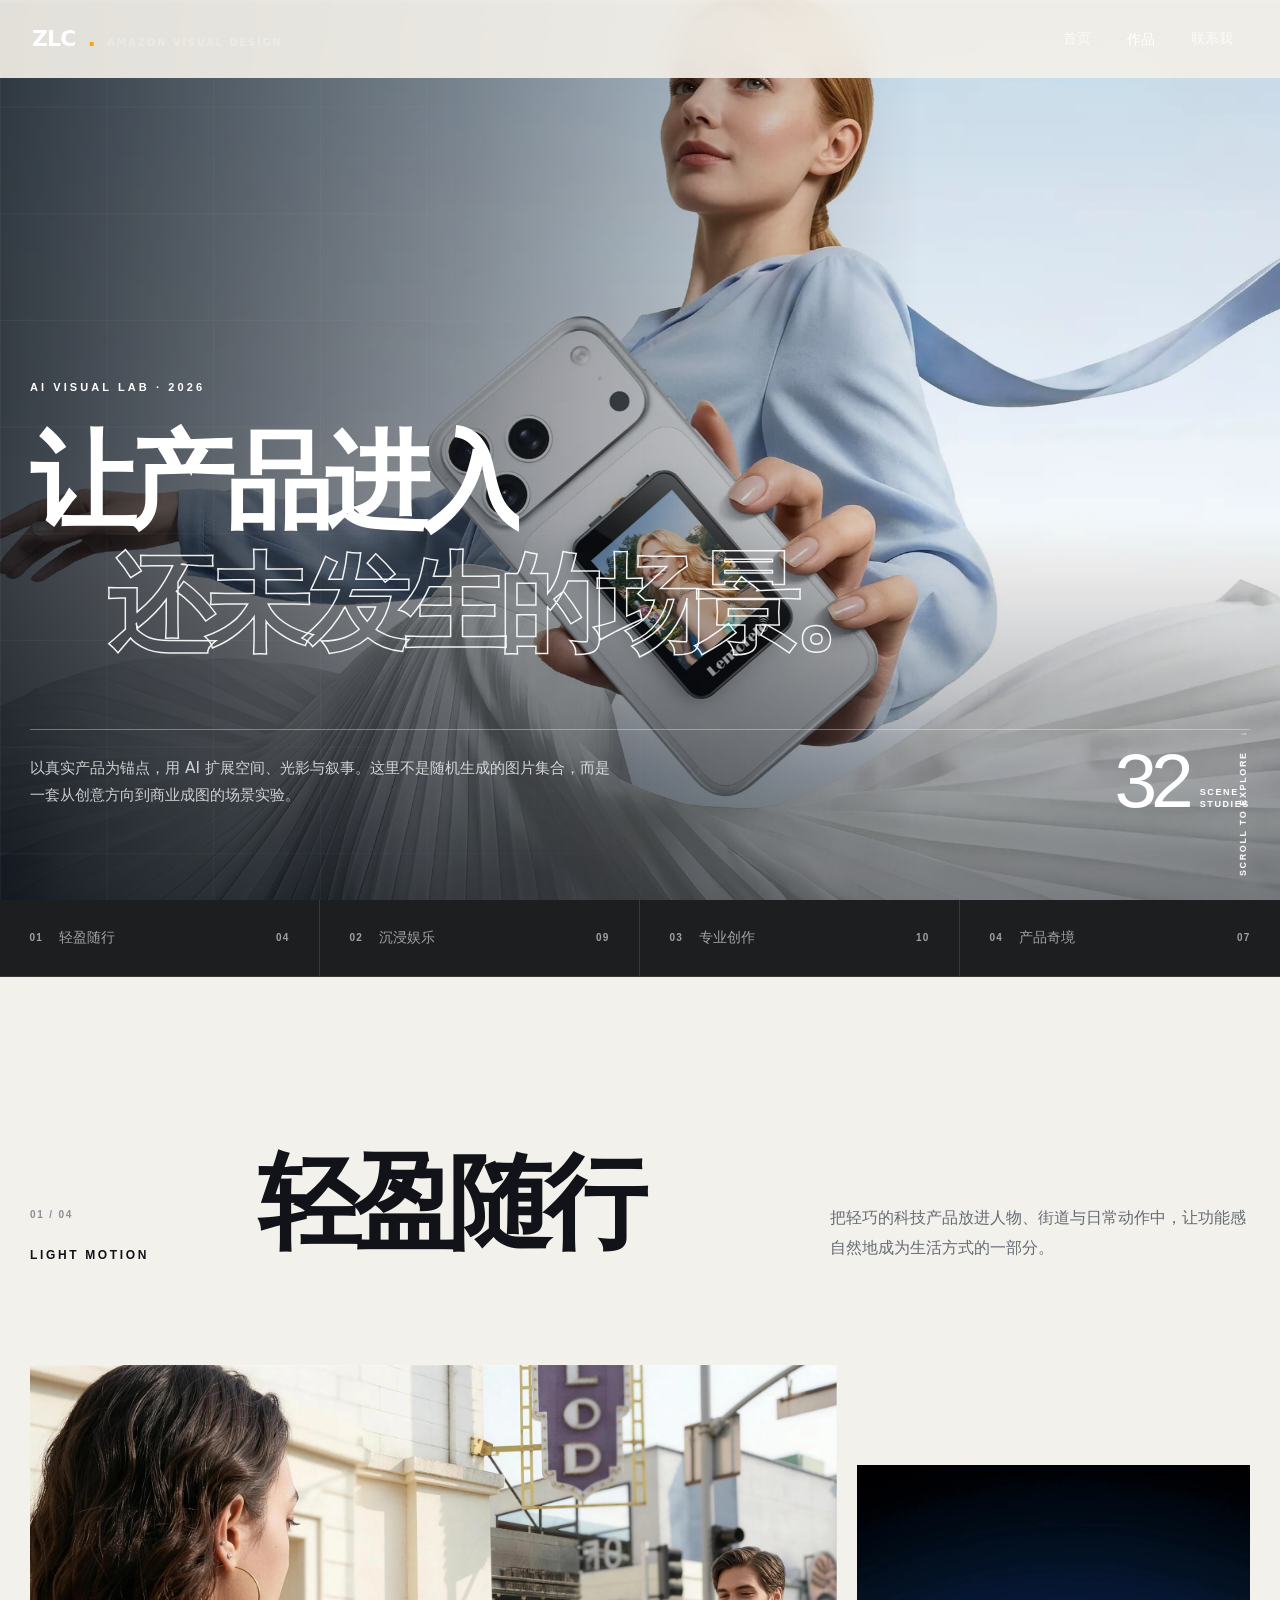
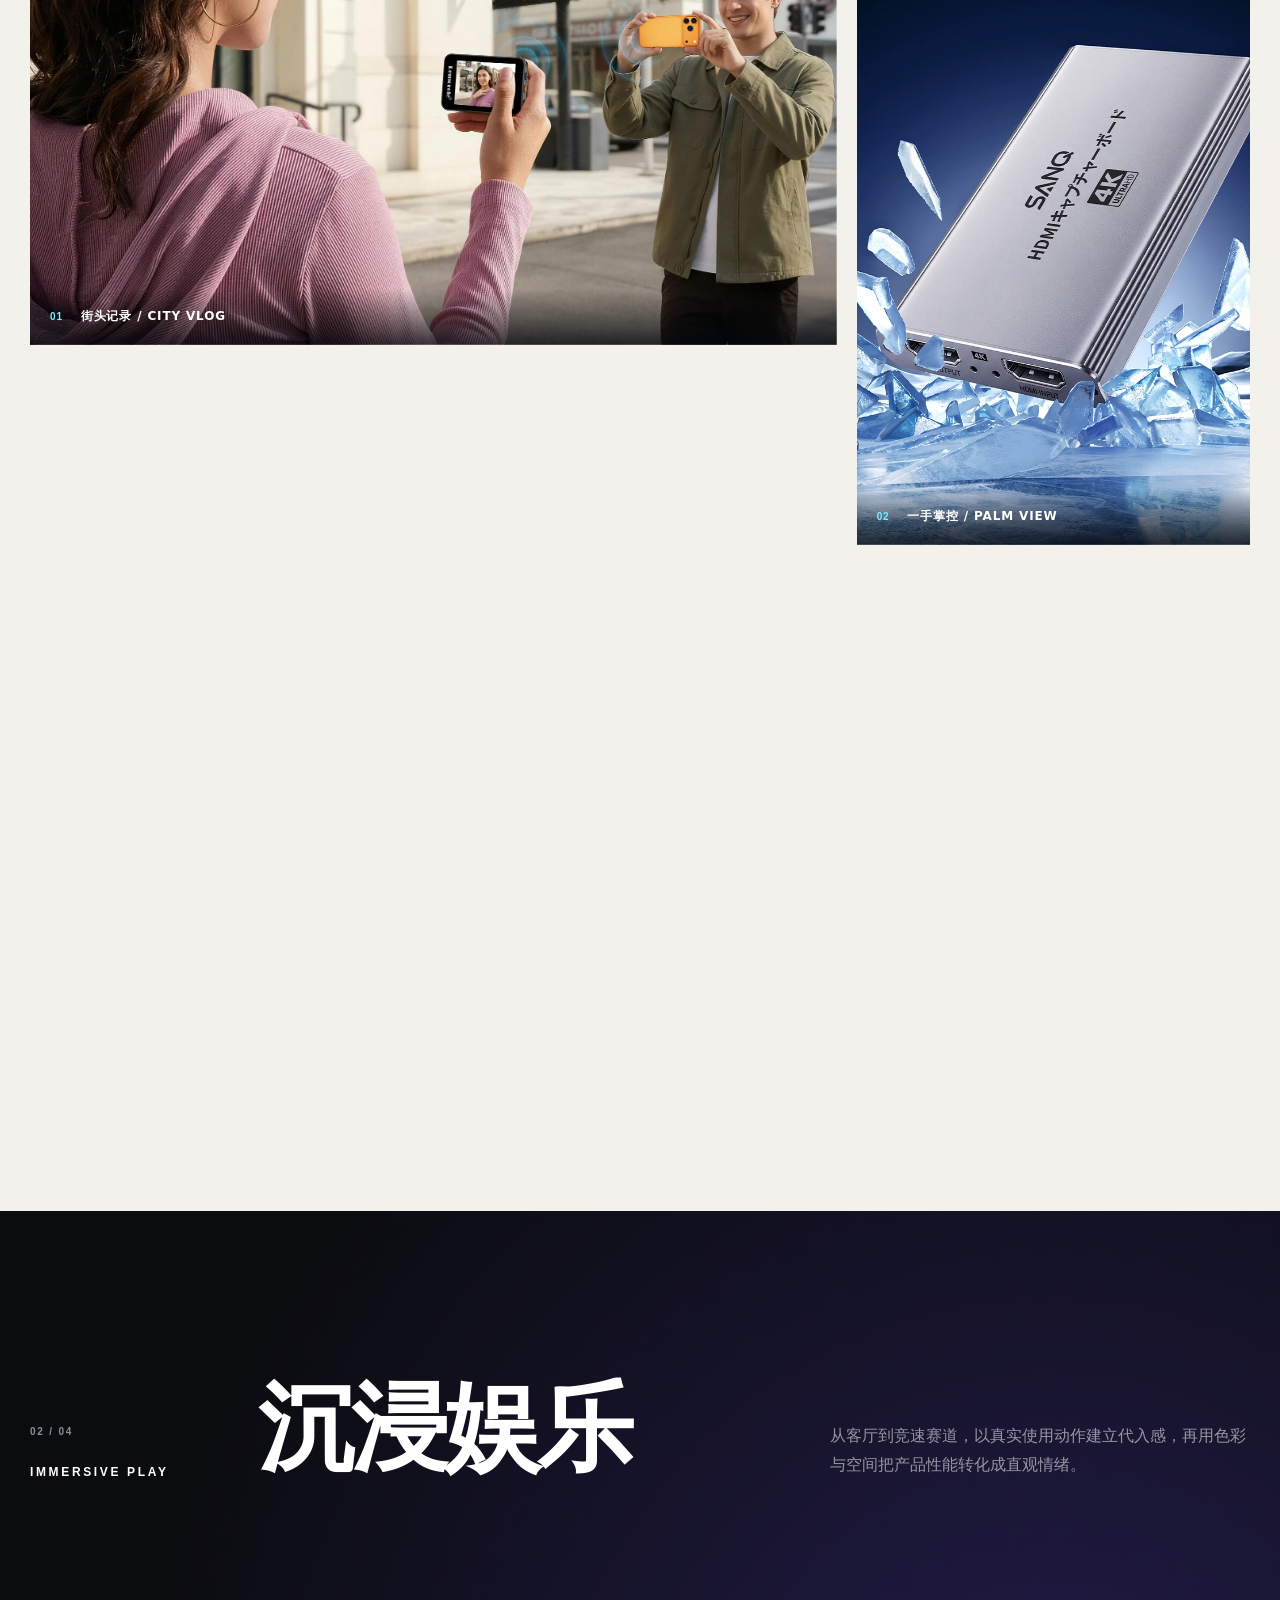
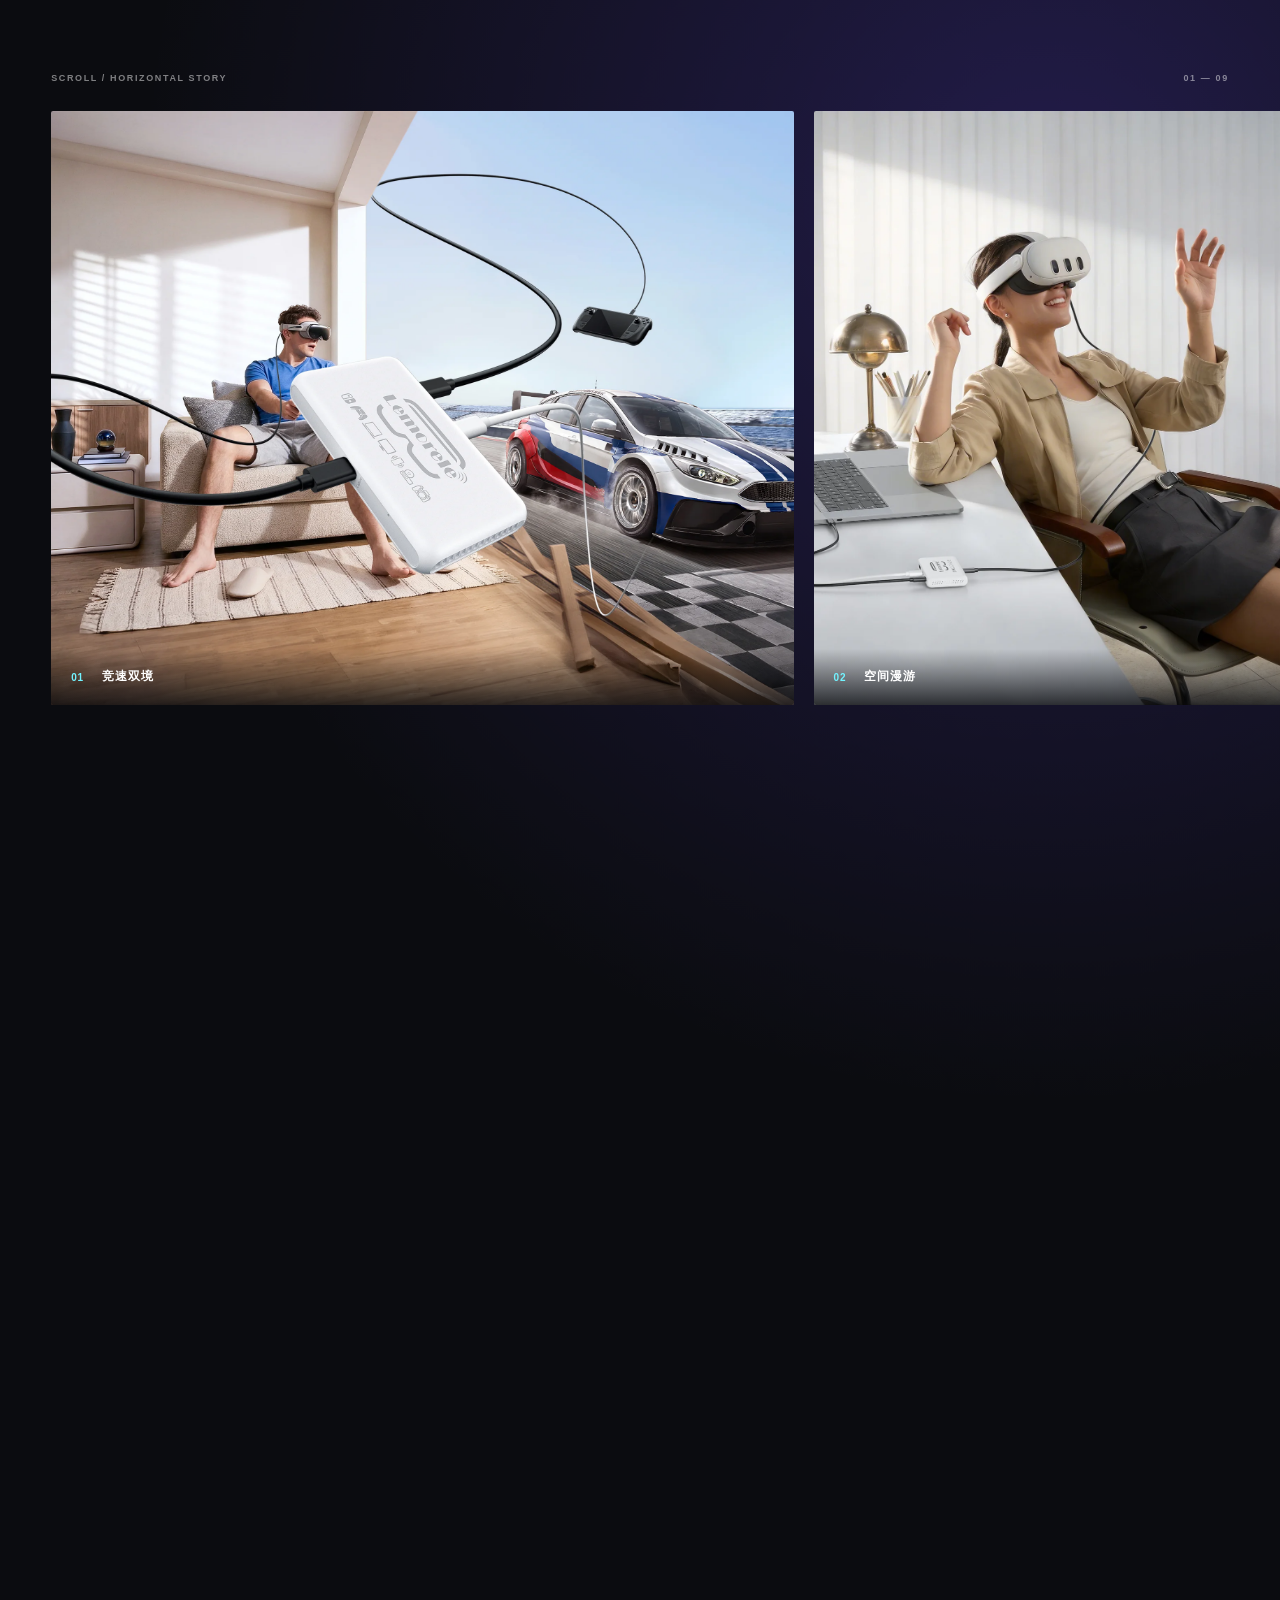
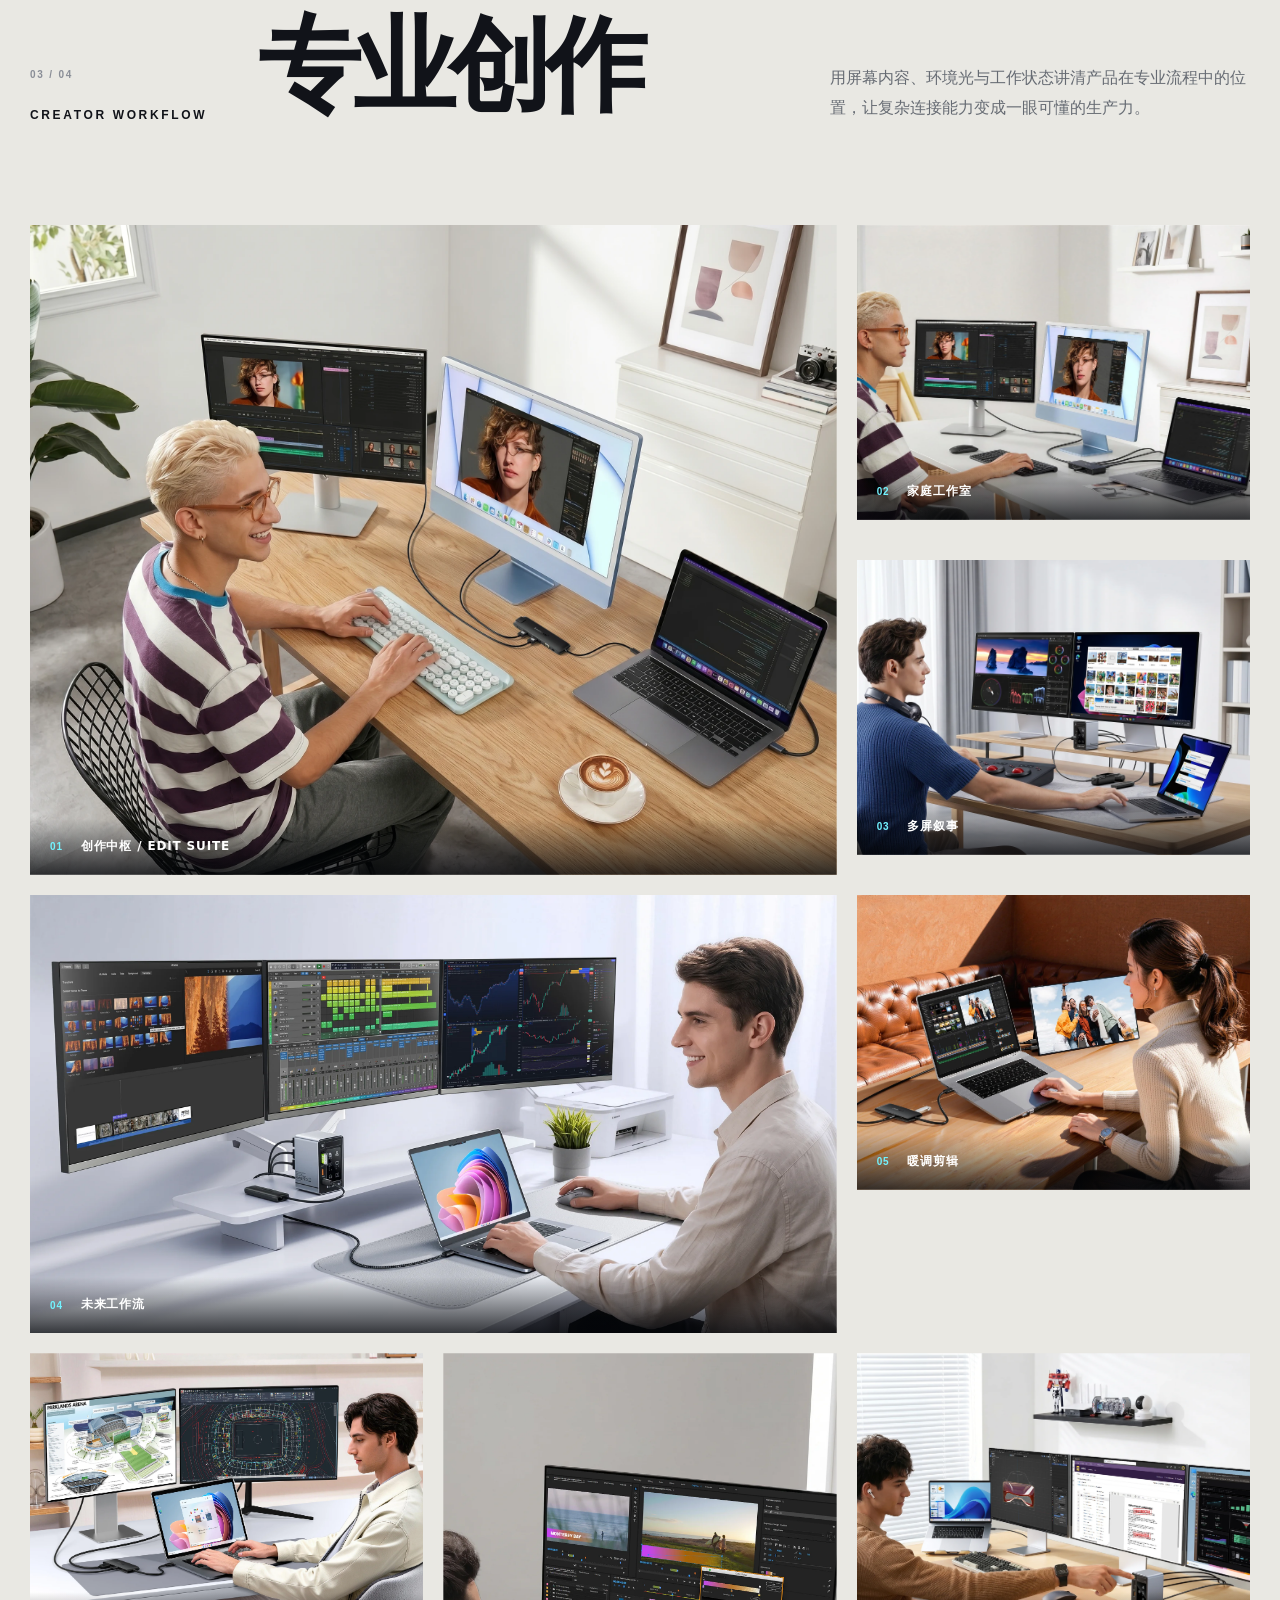
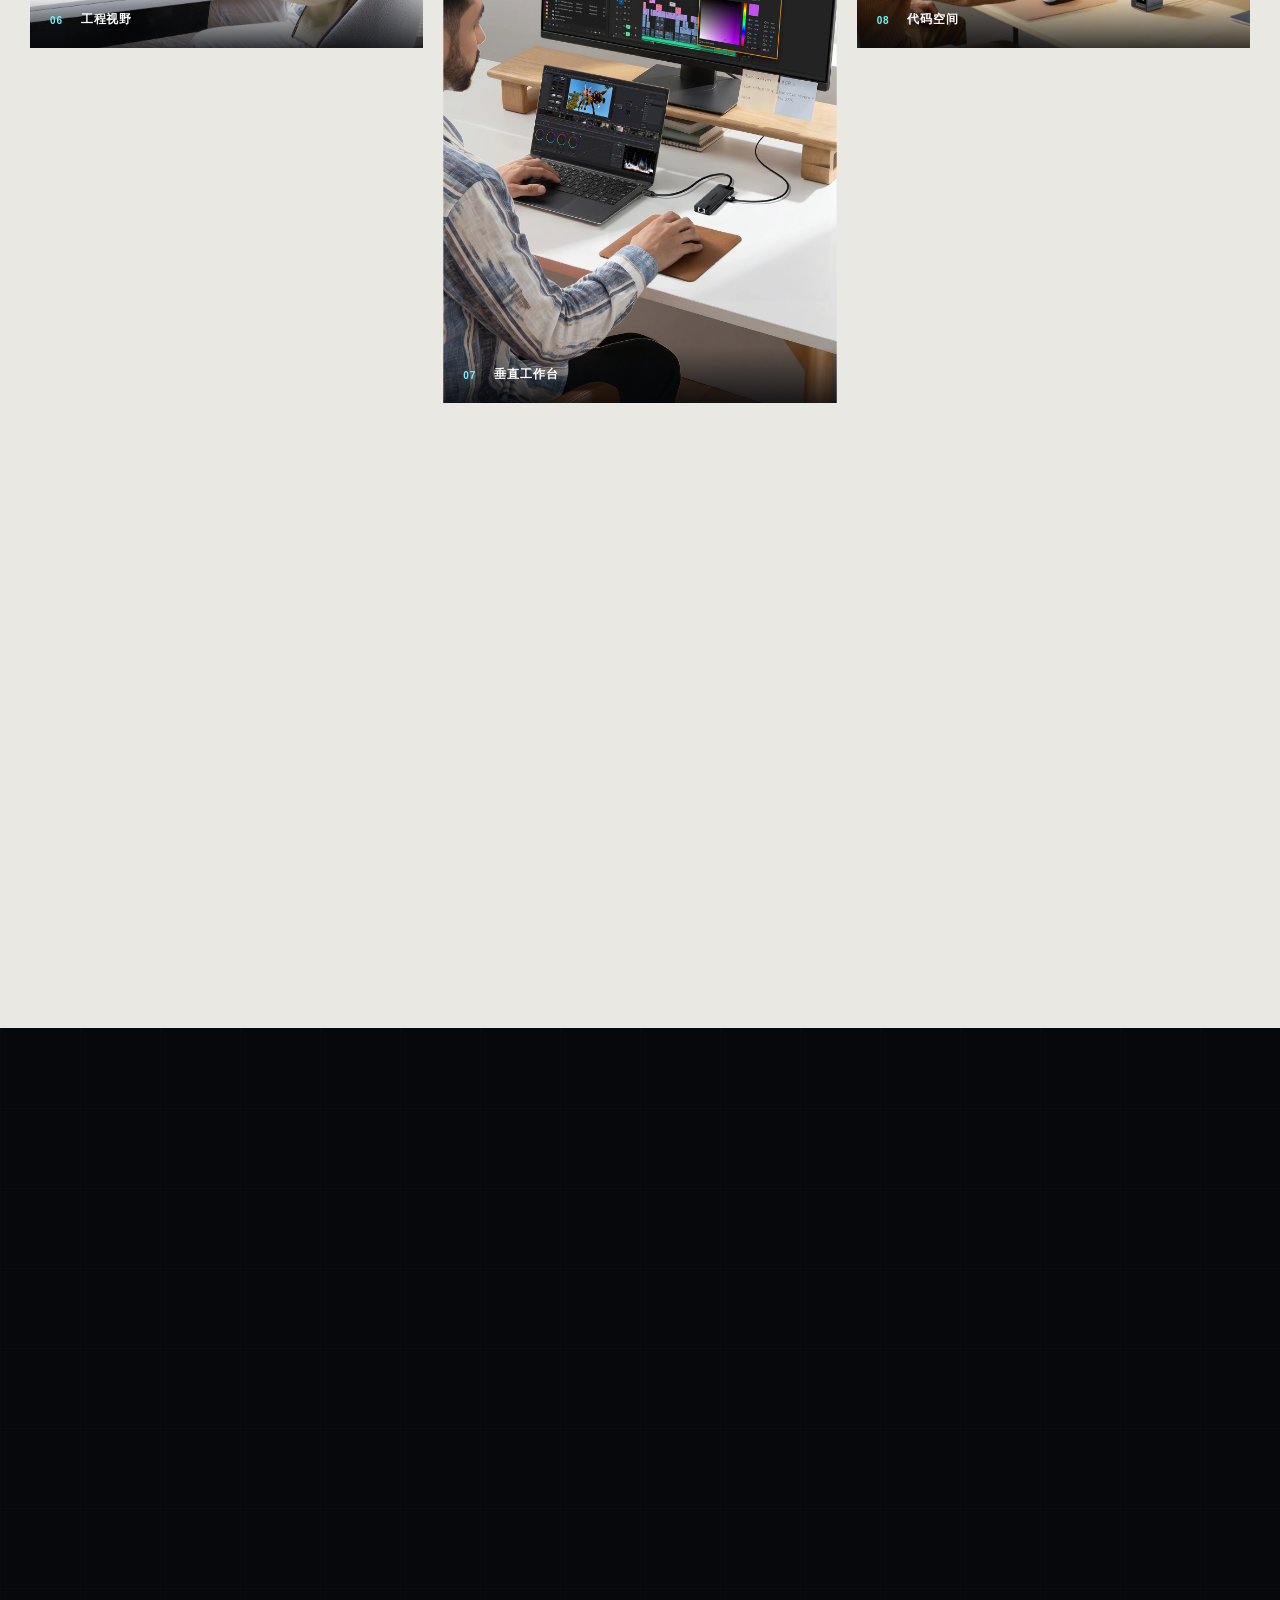
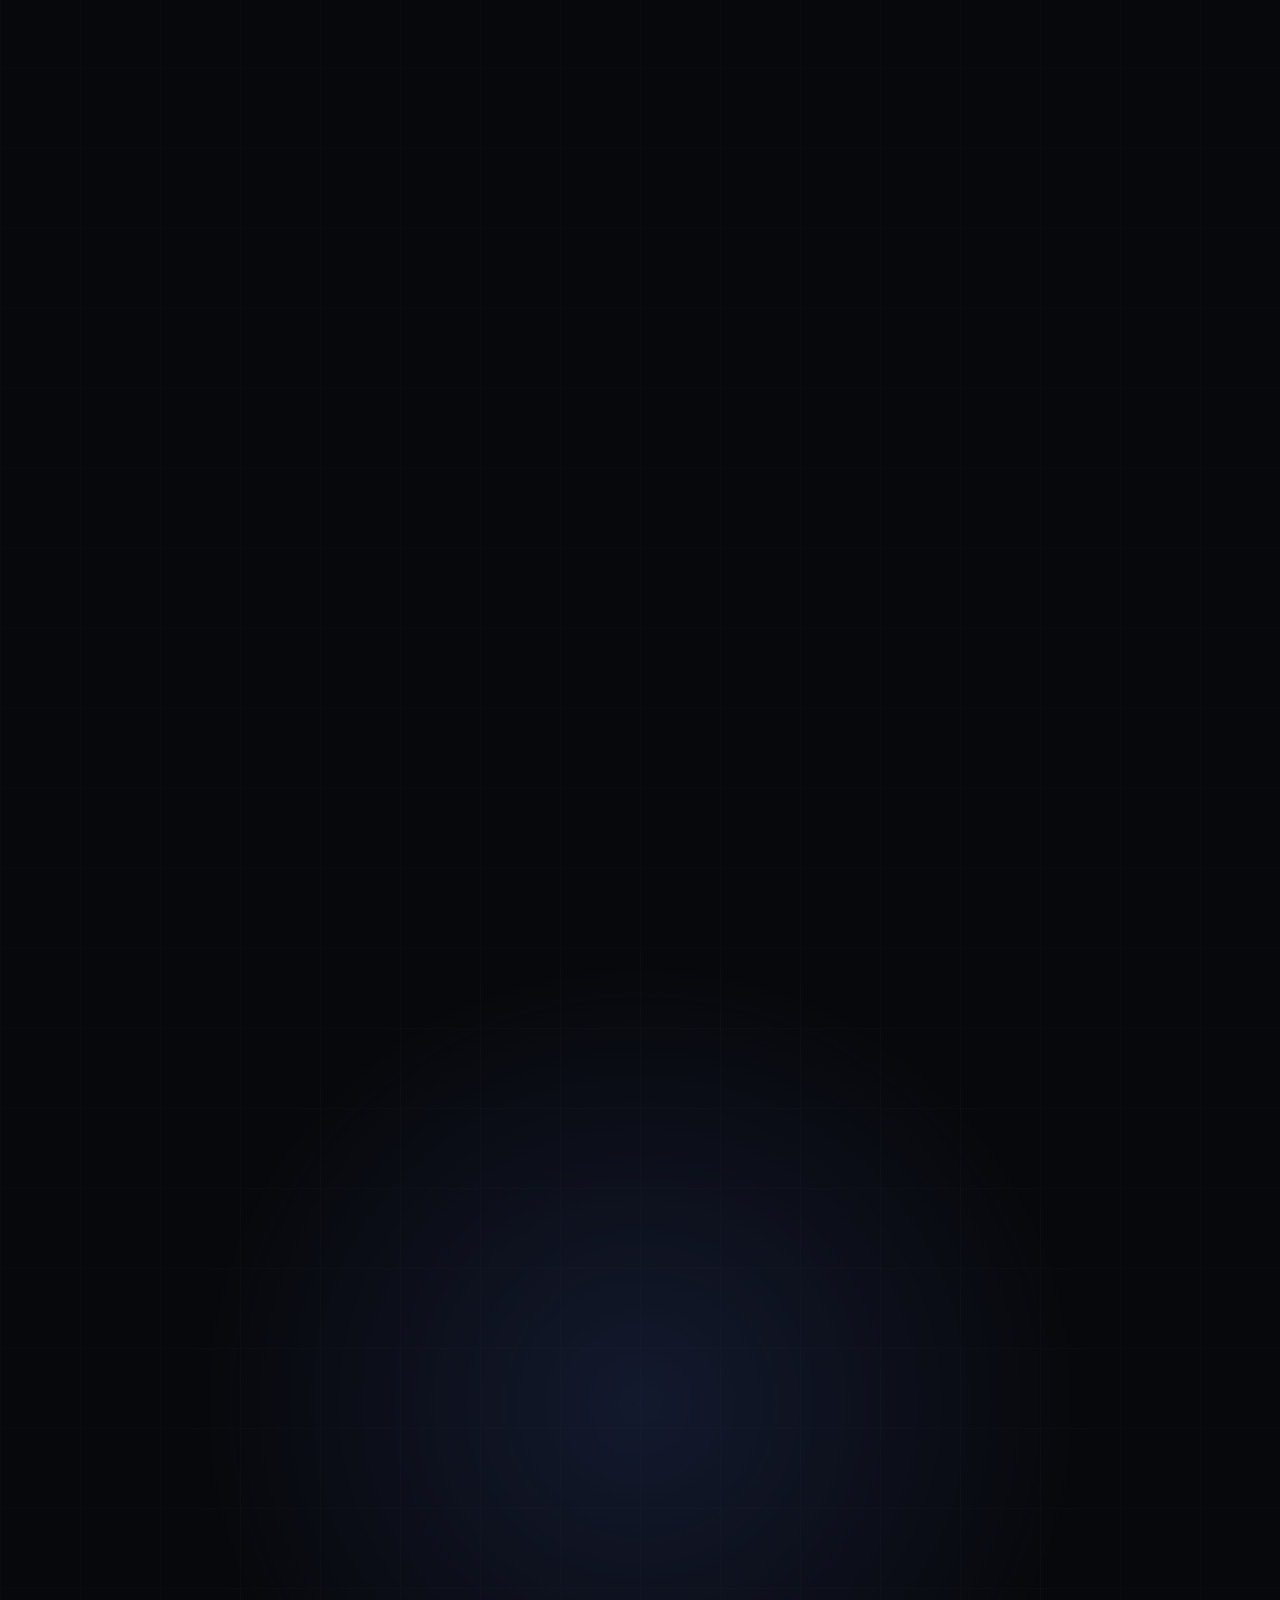
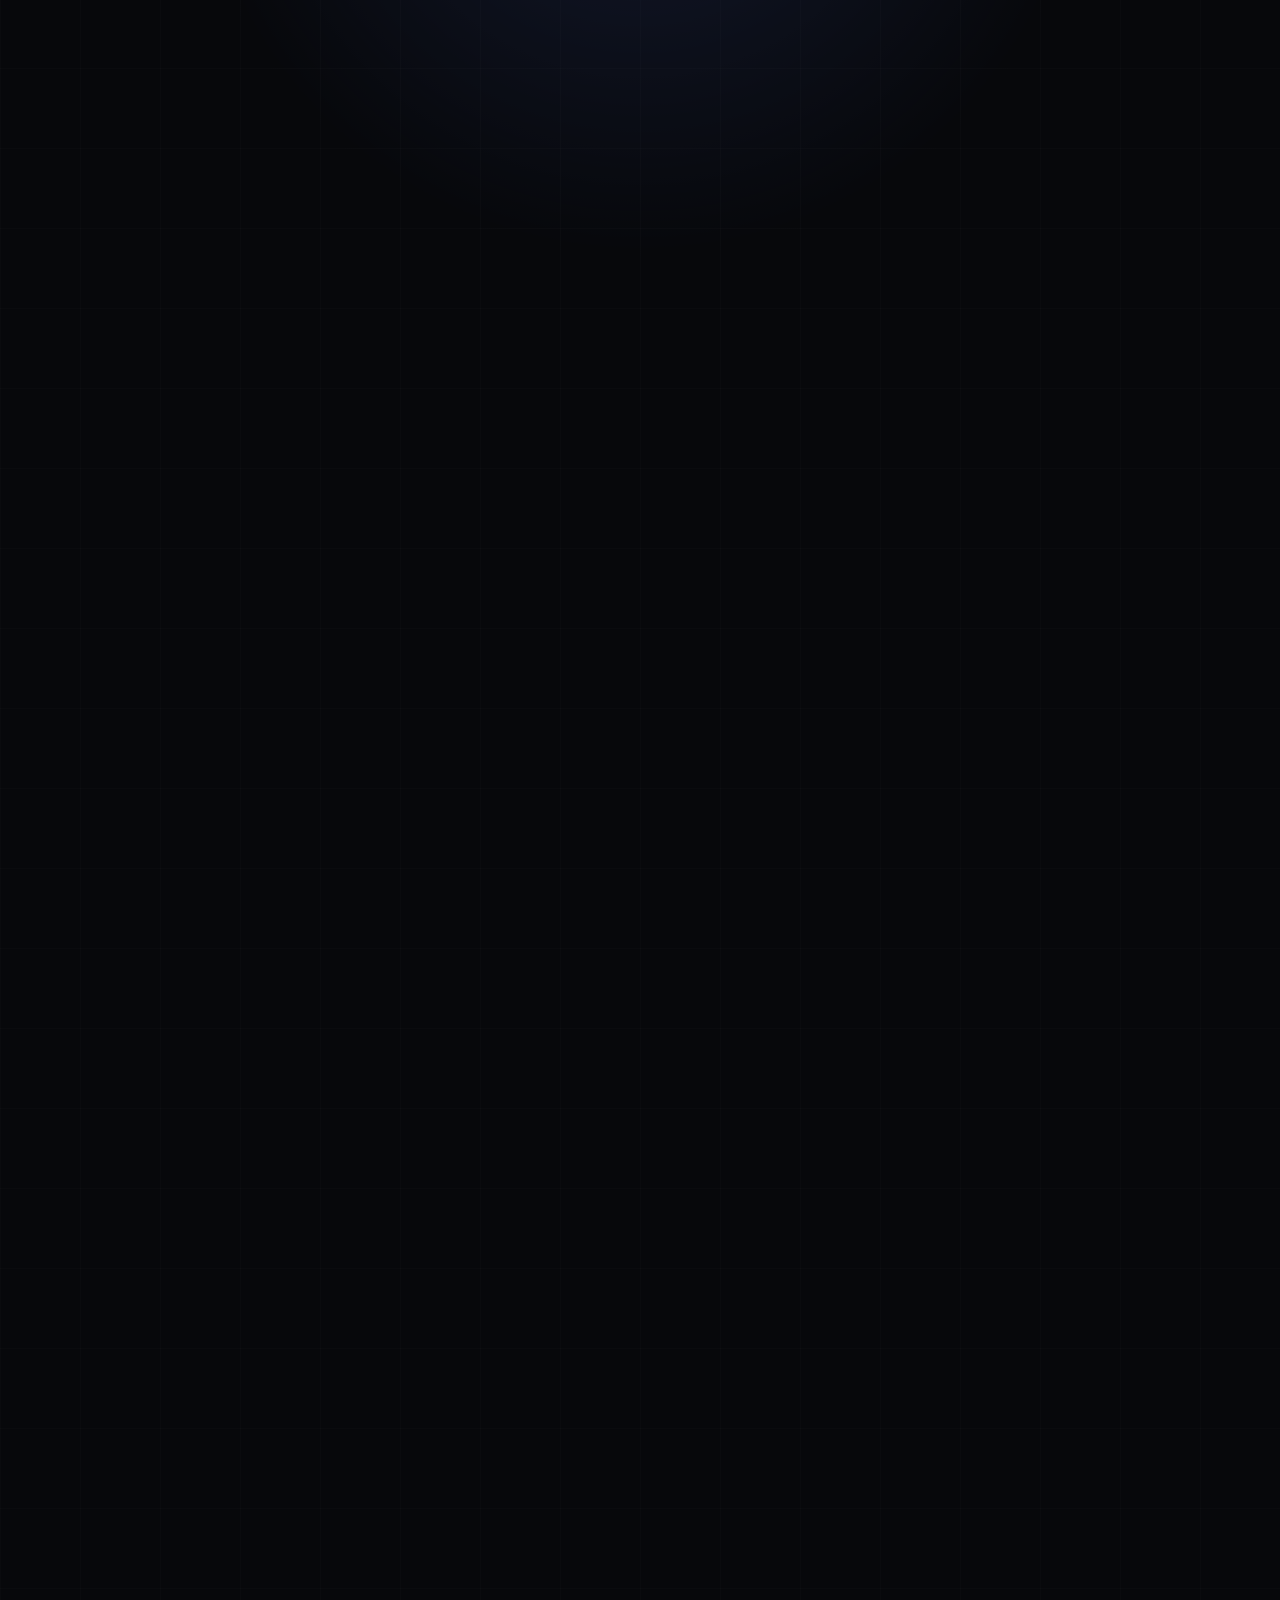
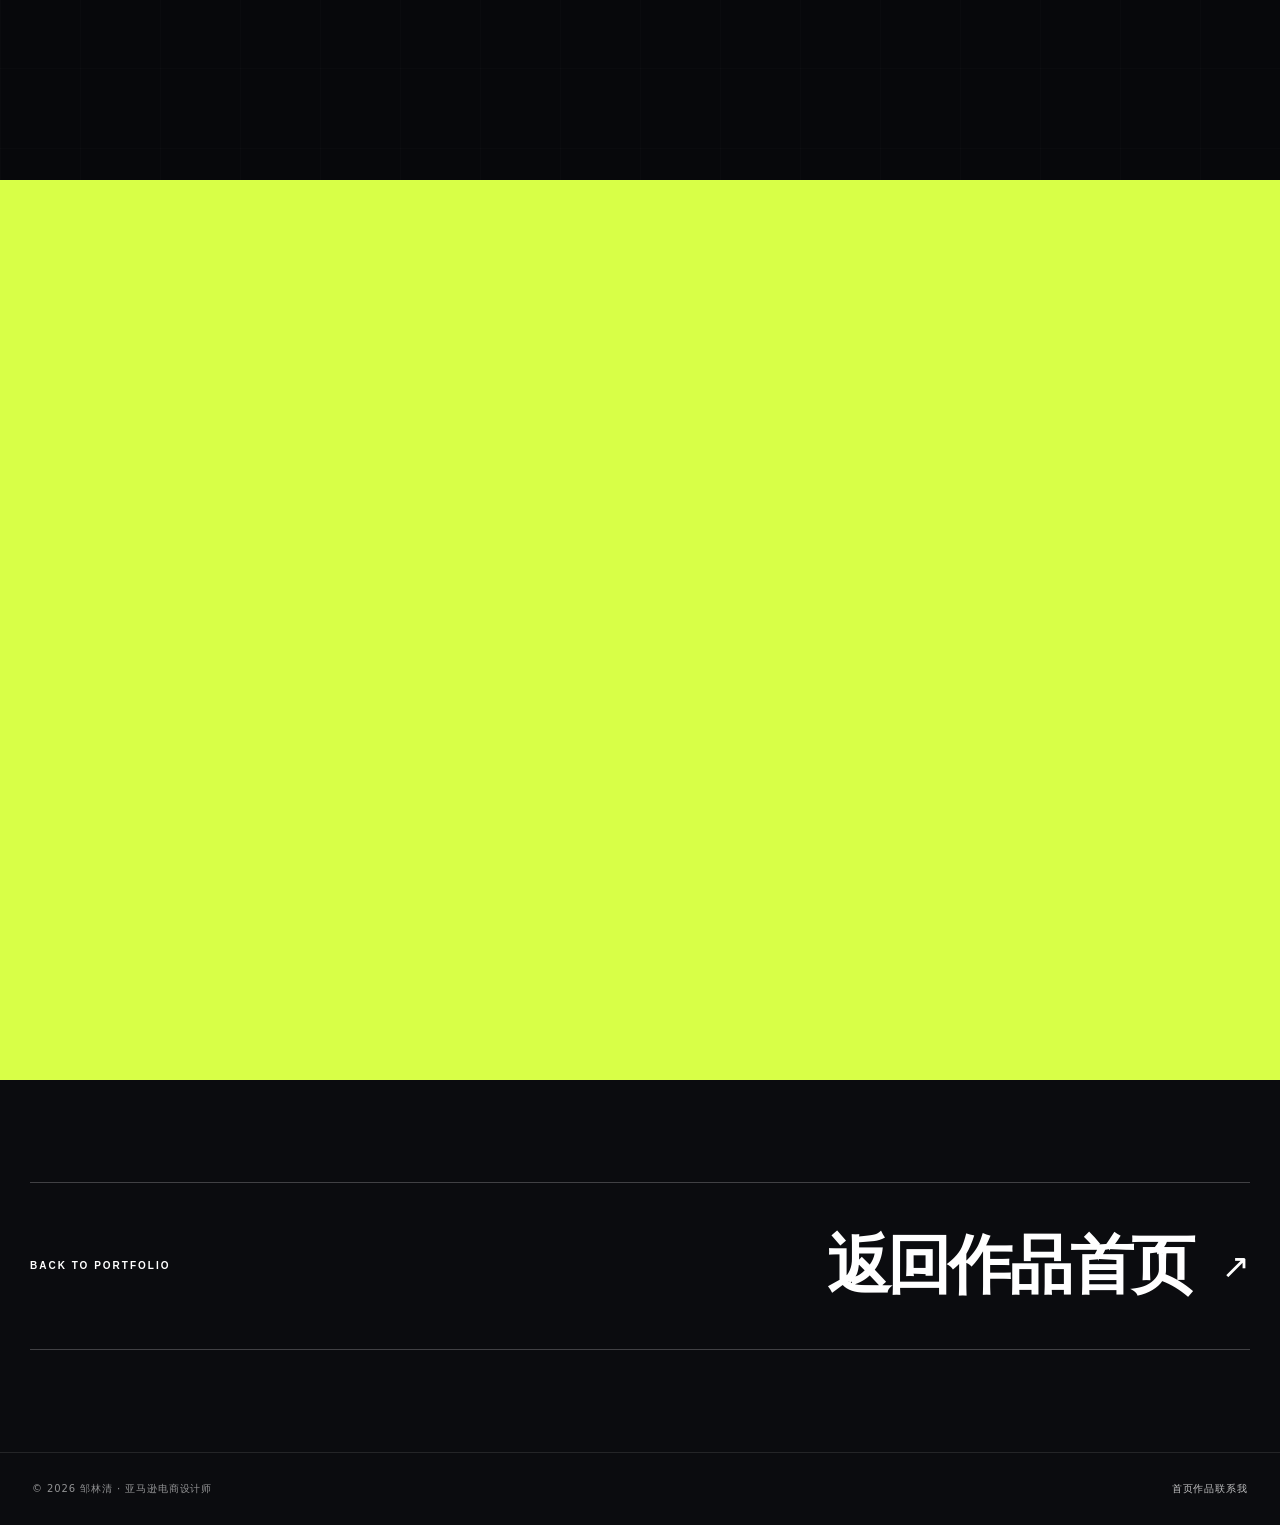
<file: works/ai.html>
<!DOCTYPE html>
<html lang="zh-CN">
<head>
  <meta charset="UTF-8">
  <meta name="viewport" content="width=device-width, initial-scale=1.0">
  <meta name="description" content="邹林清 AI 场景视觉作品集：轻量随行、沉浸娱乐、专业创作与产品奇境。">
  <title>AI 场景实验室 · 邹林清作品集</title>
  <link rel="stylesheet" href="../css/style.css?v=40">
  <link rel="stylesheet" href="../css/ai-scenes.css?v=1">
</head>
<body class="ai-scene-page">
  <div class="scene-progress" aria-hidden="true"><span></span></div>
  <header class="nav scene-nav" id="top"><div class="container nav-inner"><a class="brand" href="../index.html">ZLC<em>.</em><small>AMAZON VISUAL DESIGN</small></a><nav class="nav-links"><a class="nav-link" href="../index.html">首页</a><div class="dropdown"><a class="nav-link active" href="../index.html#works">作品</a><div class="dropdown-menu"><a class="dropdown-item" href="docking.html"><span>拓展坞</span><span>↗</span></a><a class="dropdown-item" href="transmission.html"><span>无线图传</span><span>↗</span></a><a class="dropdown-item" href="sanq02.html"><span>采集卡</span><span>↗</span></a><a class="dropdown-item" href="adapters.html"><span>转接器</span><span>↗</span></a><a class="dropdown-item" href="store.html"><span>店铺与品牌设计</span><span>↗</span></a><a class="dropdown-item active" href="ai.html"><span>AI 场景创作</span><span>↗</span></a></div></div><a class="nav-link" href="../index.html#contact">联系我</a></nav><button class="burger" aria-label="菜单"><span></span><span></span><span></span></button></div></header>
  <div class="mobile-menu"><a class="m-title" href="../index.html">首页</a><a href="../index.html#works">精选作品</a><a class="m-title">作品分类</a><a href="docking.html">拓展坞</a><a href="transmission.html">无线图传</a><a href="sanq02.html">采集卡</a><a href="adapters.html">转接器</a><a href="store.html">品牌店铺</a><a href="ai.html">AI 场景创作</a><a class="m-title" href="../index.html#contact">联系我</a></div>

  <main id="content">
    <section class="scene-hero" data-scene-section="intro">
      <figure class="scene-hero-media has-img" data-item-id="ai-scene-hero" data-edit-card><img class="site-img" src="../assets/img/ai-scenes/15-r600-fashion.webp" data-src="../assets/img/ai-scenes/15-r600-fashion.webp" data-img="ai-scene-hero-img" alt="R600 Mini 轻盈蓝白 AI 场景" loading="eager"></figure>
      <div class="scene-hero-shade"></div><div class="scene-hero-grid" aria-hidden="true"></div>
      <div class="scene-hero-copy"><p class="scene-kicker editable" data-edit="ai-scene-hero-kicker">AI VISUAL LAB · 2026</p><h1 class="editable" data-edit="ai-scene-hero-title"><span>让产品进入</span><span>还未发生的场景。</span></h1><div class="scene-hero-bottom"><p class="editable" data-edit="ai-scene-hero-desc">以真实产品为锚点，用 AI 扩展空间、光影与叙事。这里不是随机生成的图片集合，而是一套从创意方向到商业成图的场景实验。</p><div class="scene-hero-index"><strong>32</strong><span>SCENE<br>STUDIES</span></div></div></div>
      <a class="scene-scroll-cue" href="#scene-index"><span>SCROLL TO EXPLORE</span><i>↓</i></a>
    </section>

    <nav class="scene-index" id="scene-index" aria-label="AI 场景分类"><a href="#mobile" data-target="mobile"><span>01</span><b>轻盈随行</b><em>04</em></a><a href="#immersive" data-target="immersive"><span>02</span><b>沉浸娱乐</b><em>09</em></a><a href="#creator" data-target="creator"><span>03</span><b>专业创作</b><em>10</em></a><a href="#worlds" data-target="worlds"><span>04</span><b>产品奇境</b><em>07</em></a></nav>

    <section class="scene-chapter chapter-mobile" id="mobile" data-scene-section="mobile">
      <header class="chapter-head scene-reveal"><div><span class="chapter-no">01 / 04</span><p class="editable" data-edit="ai-mobile-en">LIGHT MOTION</p></div><h2 class="editable" data-edit="ai-mobile-title">轻盈随行</h2><p class="chapter-lead editable" data-edit="ai-mobile-desc">把轻巧的科技产品放进人物、街道与日常动作中，让功能感自然地成为生活方式的一部分。</p></header>
      <div class="mobile-stage">
        <figure class="scene-card mobile-wide scene-reveal has-img" data-item-id="ai-mobile-01" data-edit-card><img class="site-img js-lightbox" src="../assets/img/ai-scenes/16-r600-street.webp" data-src="../assets/img/ai-scenes/16-r600-street.webp" data-img="ai-mobile-img-01" alt="城市街头手机创作场景" loading="lazy"><figcaption><span>01</span><b class="editable" data-edit="ai-mobile-cap-01">街头记录 / CITY VLOG</b></figcaption></figure>
        <figure class="scene-card mobile-portrait scene-reveal has-img" data-item-id="ai-mobile-02" data-edit-card><img class="site-img js-lightbox" src="../assets/img/editor-defaults/ai-mobile-img-02.webp" data-src="../assets/img/editor-defaults/ai-mobile-img-02.webp" data-img="ai-mobile-img-02" alt="手持手机监视器场景" loading="lazy"><figcaption><span>02</span><b class="editable" data-edit="ai-mobile-cap-02">一手掌控 / PALM VIEW</b></figcaption></figure>
        <figure class="scene-card mobile-square scene-reveal has-img" data-item-id="ai-mobile-03" data-edit-card><img class="site-img js-lightbox" src="../assets/img/editor-defaults/ai-mobile-img-03.webp" data-src="../assets/img/editor-defaults/ai-mobile-img-03.webp" data-img="ai-mobile-img-03" alt="双手机产品组合场景" loading="lazy"><figcaption><span>03</span><b class="editable" data-edit="ai-mobile-cap-03">色彩选择 / COLOR PAIR</b></figcaption></figure>
        <figure class="scene-card mobile-detail scene-reveal has-img" data-item-id="ai-mobile-04" data-edit-card><img class="site-img js-lightbox" src="../assets/img/editor-defaults/ai-mobile-img-04.webp" data-src="../assets/img/editor-defaults/ai-mobile-img-04.webp" data-img="ai-mobile-img-04" alt="磁吸手机监视器细节" loading="lazy"><figcaption><span>04</span><b class="editable" data-edit="ai-mobile-cap-04">磁吸细节 / MAGNETIC DETAIL</b></figcaption></figure>
      </div>
    </section>

    <section class="scene-chapter chapter-immersive" id="immersive" data-scene-section="immersive">
      <header class="chapter-head chapter-head--dark scene-reveal"><div><span class="chapter-no">02 / 04</span><p class="editable" data-edit="ai-immersive-en">IMMERSIVE PLAY</p></div><h2 class="editable" data-edit="ai-immersive-title">沉浸娱乐</h2><p class="chapter-lead editable" data-edit="ai-immersive-desc">从客厅到竞速赛道，以真实使用动作建立代入感，再用色彩与空间把产品性能转化成直观情绪。</p></header>
      <div class="scene-reel-shell" data-horizontal-scene><div class="scene-reel-sticky"><div class="scene-reel-head"><span>SCROLL / HORIZONTAL STORY</span><b data-reel-progress>01 — 09</b></div><div class="scene-reel">
        <figure class="reel-card has-img" data-item-id="ai-play-01" data-edit-card><img class="site-img js-lightbox" src="../assets/img/ai-scenes/04-vr-racing.webp" data-src="../assets/img/ai-scenes/04-vr-racing.webp" data-img="ai-play-img-01" alt="VR 竞速沉浸场景" loading="lazy"><figcaption><span>01</span><b class="editable" data-edit="ai-play-cap-01">竞速双境</b></figcaption></figure>
        <figure class="reel-card reel-card--tall has-img" data-item-id="ai-play-02" data-edit-card><img class="site-img js-lightbox" src="../assets/img/ai-scenes/05-vr-minimal.webp" data-src="../assets/img/ai-scenes/05-vr-minimal.webp" data-img="ai-play-img-02" alt="极简 VR 客厅" loading="lazy"><figcaption><span>02</span><b class="editable" data-edit="ai-play-cap-02">空间漫游</b></figcaption></figure>
        <figure class="reel-card has-img" data-item-id="ai-play-03" data-edit-card><img class="site-img js-lightbox" src="../assets/img/ai-scenes/06-vr-topdown.webp" data-src="../assets/img/ai-scenes/06-vr-topdown.webp" data-img="ai-play-img-03" alt="俯瞰 VR 游戏场景" loading="lazy"><figcaption><span>03</span><b class="editable" data-edit="ai-play-cap-03">俯瞰玩家</b></figcaption></figure>
        <figure class="reel-card reel-card--wide has-img" data-item-id="ai-play-04" data-edit-card><img class="site-img js-lightbox" src="../assets/img/ai-scenes/08-vr-living.webp" data-src="../assets/img/ai-scenes/08-vr-living.webp" data-img="ai-play-img-04" alt="客厅 VR 娱乐场景" loading="lazy"><figcaption><span>04</span><b class="editable" data-edit="ai-play-cap-04">客厅沉浸</b></figcaption></figure>
        <figure class="reel-card has-img" data-item-id="ai-play-05" data-edit-card><img class="site-img js-lightbox" src="../assets/img/ai-scenes/09-racing-road.webp" data-src="../assets/img/ai-scenes/09-racing-road.webp" data-img="ai-play-img-05" alt="赛车游戏产品场景" loading="lazy"><figcaption><span>05</span><b class="editable" data-edit="ai-play-cap-05">进入赛道</b></figcaption></figure>
        <figure class="reel-card reel-card--tall has-img" data-item-id="ai-play-06" data-edit-card><img class="site-img js-lightbox" src="../assets/img/ai-scenes/10-gaming-desk.webp" data-src="../assets/img/ai-scenes/10-gaming-desk.webp" data-img="ai-play-img-06" alt="蓝色电竞桌面" loading="lazy"><figcaption><span>06</span><b class="editable" data-edit="ai-play-cap-06">蓝调桌面</b></figcaption></figure>
        <figure class="reel-card reel-card--wide has-img" data-item-id="ai-play-07" data-edit-card><img class="site-img js-lightbox" src="../assets/img/ai-scenes/29-gaming-color.webp" data-src="../assets/img/ai-scenes/29-gaming-color.webp" data-img="ai-play-img-07" alt="彩色游戏直播桌面" loading="lazy"><figcaption><span>07</span><b class="editable" data-edit="ai-play-cap-07">直播能量</b></figcaption></figure>
        <figure class="reel-card has-img" data-item-id="ai-play-08" data-edit-card><img class="site-img js-lightbox" src="../assets/img/ai-scenes/02-living-stream.webp" data-src="../assets/img/ai-scenes/02-living-stream.webp" data-img="ai-play-img-08" alt="双人客厅大屏娱乐" loading="lazy"><figcaption><span>08</span><b class="editable" data-edit="ai-play-cap-08">共同观看</b></figcaption></figure>
        <figure class="reel-card reel-card--wide has-img" data-item-id="ai-play-09" data-edit-card><img class="site-img js-lightbox" src="../assets/img/editor-defaults/ai-play-img-09.webp" data-src="../assets/img/editor-defaults/ai-play-img-09.webp" data-img="ai-play-img-09" alt="客厅体育赛事观看场景" loading="lazy"><figcaption><span>09</span><b class="editable" data-edit="ai-play-cap-09">赛事同屏</b></figcaption></figure>
      </div></div></div>
    </section>

    <section class="scene-chapter chapter-creator" id="creator" data-scene-section="creator">
      <header class="chapter-head scene-reveal"><div><span class="chapter-no">03 / 04</span><p class="editable" data-edit="ai-creator-en">CREATOR WORKFLOW</p></div><h2 class="editable" data-edit="ai-creator-title">专业创作</h2><p class="chapter-lead editable" data-edit="ai-creator-desc">用屏幕内容、环境光与工作状态讲清产品在专业流程中的位置，让复杂连接能力变成一眼可懂的生产力。</p></header>
      <div class="creator-wall">
        <figure class="creator-card creator-card--hero scene-reveal has-img" data-item-id="ai-creator-01" data-edit-card><img class="site-img js-lightbox" src="../assets/img/editor-defaults/ai-creator-img-01.webp" data-src="../assets/img/editor-defaults/ai-creator-img-01.webp" data-img="ai-creator-img-01" alt="专业视频编辑工作站" loading="lazy"><figcaption><span>01</span><b class="editable" data-edit="ai-creator-cap-01">创作中枢 / EDIT SUITE</b></figcaption></figure>
        <figure class="creator-card scene-reveal has-img" data-item-id="ai-creator-02" data-edit-card><img class="site-img js-lightbox" src="../assets/img/ai-scenes/01-studio-home.webp" data-src="../assets/img/ai-scenes/01-studio-home.webp" data-img="ai-creator-img-02" alt="家庭视频工作室" loading="lazy"><figcaption><span>02</span><b class="editable" data-edit="ai-creator-cap-02">家庭工作室</b></figcaption></figure>
        <figure class="creator-card scene-reveal has-img" data-item-id="ai-creator-03" data-edit-card><img class="site-img js-lightbox" src="../assets/img/ai-scenes/21-creator-room.webp" data-src="../assets/img/ai-scenes/21-creator-room.webp" data-img="ai-creator-img-03" alt="明亮多屏工作室" loading="lazy"><figcaption><span>03</span><b class="editable" data-edit="ai-creator-cap-03">多屏叙事</b></figcaption></figure>
        <figure class="creator-card creator-card--wide scene-reveal has-img" data-item-id="ai-creator-04" data-edit-card><img class="site-img js-lightbox" src="../assets/img/ai-scenes/22-creator-future.webp" data-src="../assets/img/ai-scenes/22-creator-future.webp" data-img="ai-creator-img-04" alt="未来感专业工作站" loading="lazy"><figcaption><span>04</span><b class="editable" data-edit="ai-creator-cap-04">未来工作流</b></figcaption></figure>
        <figure class="creator-card scene-reveal has-img" data-item-id="ai-creator-05" data-edit-card><img class="site-img js-lightbox" src="../assets/img/ai-scenes/23-creator-warm.webp" data-src="../assets/img/ai-scenes/23-creator-warm.webp" data-img="ai-creator-img-05" alt="暖色创作者桌面" loading="lazy"><figcaption><span>05</span><b class="editable" data-edit="ai-creator-cap-05">暖调剪辑</b></figcaption></figure>
        <figure class="creator-card scene-reveal has-img" data-item-id="ai-creator-06" data-edit-card><img class="site-img js-lightbox" src="../assets/img/ai-scenes/24-creator-bright.webp" data-src="../assets/img/ai-scenes/24-creator-bright.webp" data-img="ai-creator-img-06" alt="明亮工程设计桌面" loading="lazy"><figcaption><span>06</span><b class="editable" data-edit="ai-creator-cap-06">工程视野</b></figcaption></figure>
        <figure class="creator-card creator-card--tall scene-reveal has-img" data-item-id="ai-creator-07" data-edit-card><img class="site-img js-lightbox" src="../assets/img/ai-scenes/26-creator-portrait.webp" data-src="../assets/img/ai-scenes/26-creator-portrait.webp" data-img="ai-creator-img-07" alt="竖屏专业剪辑工作站" loading="lazy"><figcaption><span>07</span><b class="editable" data-edit="ai-creator-cap-07">垂直工作台</b></figcaption></figure>
        <figure class="creator-card scene-reveal has-img" data-item-id="ai-creator-08" data-edit-card><img class="site-img js-lightbox" src="../assets/img/ai-scenes/27-creator-code.webp" data-src="../assets/img/ai-scenes/27-creator-code.webp" data-img="ai-creator-img-08" alt="编程创作者工作站" loading="lazy"><figcaption><span>08</span><b class="editable" data-edit="ai-creator-cap-08">代码空间</b></figcaption></figure>
        <figure class="creator-card scene-reveal has-img" data-item-id="ai-creator-09" data-edit-card><img class="site-img js-lightbox" src="../assets/img/ai-scenes/31-creator-team.webp" data-src="../assets/img/ai-scenes/31-creator-team.webp" data-img="ai-creator-img-09" alt="创意团队多屏桌面" loading="lazy"><figcaption><span>09</span><b class="editable" data-edit="ai-creator-cap-09">创意协作</b></figcaption></figure>
        <figure class="creator-card creator-card--wide scene-reveal has-img" data-item-id="ai-creator-10" data-edit-card><img class="site-img js-lightbox" src="../assets/img/ai-scenes/25-creator-dark.webp" data-src="../assets/img/ai-scenes/25-creator-dark.webp" data-img="ai-creator-img-10" alt="暗色专业剪辑套间" loading="lazy"><figcaption><span>10</span><b class="editable" data-edit="ai-creator-cap-10">暗房精修</b></figcaption></figure>
      </div>
    </section>

    <section class="scene-chapter chapter-worlds" id="worlds" data-scene-section="worlds">
      <header class="chapter-head chapter-head--dark scene-reveal"><div><span class="chapter-no">04 / 04</span><p class="editable" data-edit="ai-worlds-en">PRODUCT WORLDS</p></div><h2 class="editable" data-edit="ai-worlds-title">产品奇境</h2><p class="chapter-lead editable" data-edit="ai-worlds-desc">当功能信息不再主导画面，让材质、尺度与想象力建立第一眼记忆，为产品创造独有的视觉世界。</p></header>
      <div class="world-orbit" data-spotlight>
        <figure class="world-card world-card--lead scene-reveal has-img" data-item-id="ai-world-01" data-edit-card><img class="site-img js-lightbox" src="../assets/img/ai-scenes/03-capture-future.webp" data-src="../assets/img/ai-scenes/03-capture-future.webp" data-img="ai-world-img-01" alt="未来机械手承托采集卡" loading="lazy"><figcaption><span>01</span><b class="editable" data-edit="ai-world-cap-01">悬浮实验 / ZERO GRAVITY</b></figcaption></figure>
        <figure class="world-card scene-reveal has-img" data-item-id="ai-world-02" data-edit-card><img class="site-img js-lightbox" src="../assets/img/ai-scenes/07-ice-cooling.webp" data-src="../assets/img/ai-scenes/07-ice-cooling.webp" data-img="ai-world-img-02" alt="冰面散热概念视觉" loading="lazy"><figcaption><span>02</span><b class="editable" data-edit="ai-world-cap-02">零度散热</b></figcaption></figure>
        <figure class="world-card scene-reveal has-img" data-item-id="ai-world-03" data-edit-card><img class="site-img js-lightbox" src="../assets/img/ai-scenes/11-capture-violet.webp" data-src="../assets/img/ai-scenes/11-capture-violet.webp" data-img="ai-world-img-03" alt="紫色工业采集卡场景" loading="lazy"><figcaption><span>03</span><b class="editable" data-edit="ai-world-cap-03">紫域工业</b></figcaption></figure>
        <figure class="world-card world-card--wide scene-reveal has-img" data-item-id="ai-world-04" data-edit-card><img class="site-img js-lightbox" src="../assets/img/ai-scenes/12-capture-electric.webp" data-src="../assets/img/ai-scenes/12-capture-electric.webp" data-img="ai-world-img-04" alt="电流烟雾产品场景" loading="lazy"><figcaption><span>04</span><b class="editable" data-edit="ai-world-cap-04">能量释放</b></figcaption></figure>
        <figure class="world-card scene-reveal has-img" data-item-id="ai-world-05" data-edit-card><img class="site-img js-lightbox" src="../assets/img/ai-scenes/20-camera-pro.webp" data-src="../assets/img/ai-scenes/20-camera-pro.webp" data-img="ai-world-img-05" alt="专业相机磁吸监视器" loading="lazy"><figcaption><span>05</span><b class="editable" data-edit="ai-world-cap-05">专业片场</b></figcaption></figure>
        <figure class="world-card scene-reveal has-img" data-item-id="ai-world-06" data-edit-card><img class="site-img js-lightbox" src="../assets/img/ai-scenes/28-ice-break.webp" data-src="../assets/img/ai-scenes/28-ice-break.webp" data-img="ai-world-img-06" alt="采集卡破冰概念场景" loading="lazy"><figcaption><span>06</span><b class="editable" data-edit="ai-world-cap-06">破冰登场</b></figcaption></figure>
        <figure class="world-card world-card--wide scene-reveal has-img" data-item-id="ai-world-07" data-edit-card><img class="site-img js-lightbox" src="../assets/img/ai-scenes/32-dock-premium.webp" data-src="../assets/img/ai-scenes/32-dock-premium.webp" data-img="ai-world-img-07" alt="高端拓展坞蓝紫场景" loading="lazy"><figcaption><span>07</span><b class="editable" data-edit="ai-world-cap-07">蓝紫序章</b></figcaption></figure>
      </div>
    </section>

    <section class="scene-process"><div class="scene-process-copy scene-reveal"><span>FROM IDEA TO IMAGE</span><h2 class="editable" data-edit="ai-process-title">好看的场景，<br>从来不只靠提示词。</h2><p class="editable" data-edit="ai-process-desc">先理解产品卖点与消费场景，再确定画面方向、生成空间、匹配透视，最后用设计判断完成产品融合与商业精修。</p><ol><li><b>01</b><span class="editable" data-edit="ai-process-01">场景方向</span></li><li><b>02</b><span class="editable" data-edit="ai-process-02">画面生成</span></li><li><b>03</b><span class="editable" data-edit="ai-process-03">产品融合</span></li><li><b>04</b><span class="editable" data-edit="ai-process-04">商业精修</span></li></ol></div><figure class="scene-process-media scene-reveal has-img" data-item-id="ai-process-image" data-edit-card><img class="site-img js-lightbox" src="../assets/img/ai-scenes/13-workflow.webp" data-src="../assets/img/ai-scenes/13-workflow.webp" data-img="ai-process-img" alt="AI 产品场景创作过程" loading="lazy"></figure></section>
    <section class="scene-next"><a href="../index.html#works"><span>BACK TO PORTFOLIO</span><b>返回作品首页</b><i>↗</i></a></section>
  </main>

  <footer class="footer scene-footer"><div class="container footer-inner"><span>© 2026 邹林清 · 亚马逊电商设计师</span><nav class="footer-links"><a href="../index.html">首页</a><a href="../index.html#works">作品</a><a href="../index.html#contact">联系我</a></nav></div></footer>
  <div class="lightbox" id="lightbox" aria-hidden="true"><button class="lb-btn lb-close" id="lb-close" aria-label="关闭">✕</button><button class="lb-btn lb-prev" id="lb-prev" aria-label="上一张">‹</button><img id="lb-img" alt=""><button class="lb-btn lb-next" id="lb-next" aria-label="下一张">›</button><div class="cap" id="lb-cap"></div><div class="lb-count" id="lb-count"></div></div><div class="toast" id="toast"></div>
  <button class="edit-btn" id="edit-toggle" type="button" aria-label="打开自定义编辑器">✦ 编辑作品集</button><aside class="edit-panel" id="edit-panel" aria-label="作品集编辑器"></aside><div class="edit-toolbar" id="edit-toolbar"><button type="button" data-adj="fs-">A−</button><button type="button" data-adj="fs+">A+</button><button type="button" data-adj="ls-">字距−</button><button type="button" data-adj="ls+">字距+</button><button type="button" data-adj="reset">恢复</button></div>
  <script src="../js/site-defaults.js?v=40"></script>
  <script src="../js/main.js?v=40"></script><script src="../js/ai-scenes.js?v=1"></script>
</body>
</html>
</file>
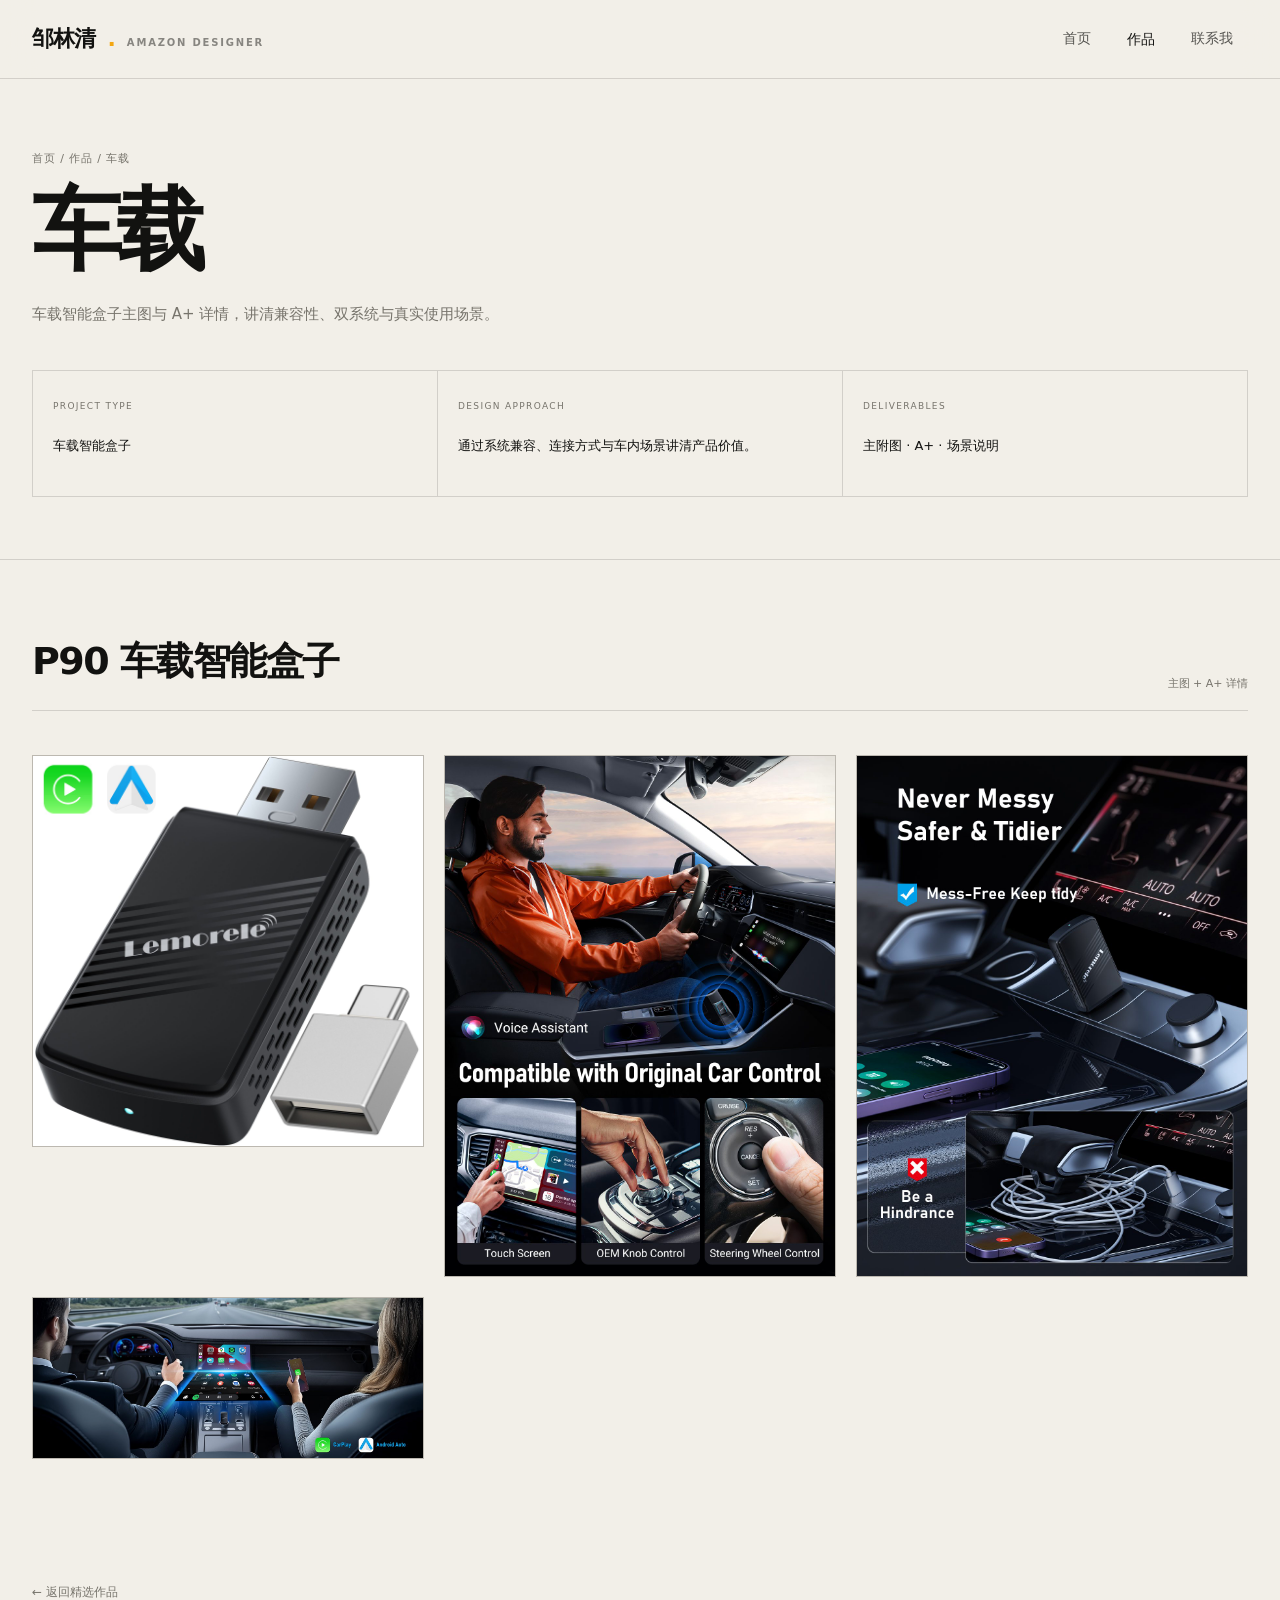
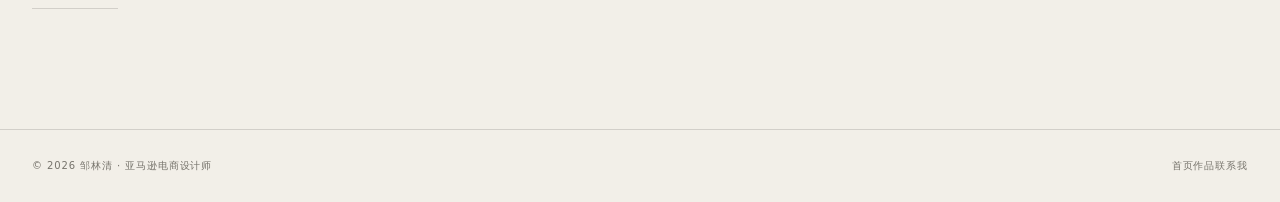
<file: works/car.html>
<!DOCTYPE html>
<html lang="zh-CN">
<head>
<meta charset="UTF-8">
<meta name="viewport" content="width=device-width, initial-scale=1.0">
<meta name="description" content="邹林清 车载 作品集：车载智能盒子主图与 A+ 详情，讲清兼容性、双系统与真实使用场景。">
<title>车载 · 邹林清作品集</title>
<link rel="stylesheet" href="../css/style.css?v=40">
</head>
<body>
<header class="nav" id="top"><div class="container nav-inner"><a class="brand" href="../index.html">邹林清<em>.</em><small>AMAZON DESIGNER</small></a><nav class="nav-links"><a class="nav-link" href="../index.html">首页</a><div class="dropdown"><a class="nav-link active" href="../index.html#works">作品</a><div class="dropdown-menu"><a class="dropdown-item" href="../works/docking.html"><span>拓展坞</span><span>↗</span></a><a class="dropdown-item" href="../works/transmission.html"><span>无线图传</span><span>↗</span></a><a class="dropdown-item" href="../works/enclosure.html"><span>硬盘盒</span><span>↗</span></a><a class="dropdown-item" href="../works/projector.html"><span>投影仪</span><span>↗</span></a><a class="dropdown-item" href="../works/car.html"><span>车载</span><span>↗</span></a><a class="dropdown-item" href="../works/store.html"><span>店铺与品牌设计</span><span>↗</span></a><a class="dropdown-item" href="../works/ai.html"><span>AI 场景创作</span><span>↗</span></a></div></div><a class="nav-link" href="../index.html#contact">联系我</a></nav><button class="burger" aria-label="菜单"><span></span><span></span><span></span></button></div></header><div class="mobile-menu"><a class="m-title" href="../index.html">首页</a><a href="../index.html#skills">能力展示</a><a href="../index.html#works">精选作品</a><a class="m-title">作品分类</a><a href="../works/docking.html">拓展坞</a><a href="../works/transmission.html">无线图传</a><a href="../works/enclosure.html">硬盘盒</a><a href="../works/projector.html">投影仪</a><a href="../works/car.html">车载</a><a href="../works/store.html">店铺与品牌设计</a><a href="../works/ai.html">AI 场景创作</a><a class="m-title" href="../index.html#contact">联系我</a></div><main><section class="page-head"><div class="container"><p class="breadcrumb"><a href="../index.html">首页</a> / 作品 / 车载</p><h1 class="page-title editable" data-edit="car-title">车载</h1><p class="page-desc editable" data-edit="car-desc">车载智能盒子主图与 A+ 详情，讲清兼容性、双系统与真实使用场景。</p></div></section><section class="page-body"><div class="container"><div class="product reveal"><div class="product-head"><h2 class="editable" data-edit="car-p1-name">P90 车载智能盒子</h2><span class="note editable" data-edit="car-p1-note">主图 + A+ 详情</span></div><div class="pgrid"><figure class="pitem has-img"><img class="site-img" src="../assets/img/car-p90-1.jpg" alt="P90 白底主图" loading="lazy" data-img="car-img-1"><figcaption class="cap">P90 白底主图</figcaption></figure><figure class="pitem has-img"><img class="site-img" src="../assets/img/car-p90-2.jpg" alt="P90 原车应用" loading="lazy" data-img="car-img-2"><figcaption class="cap">P90 原车应用</figcaption></figure><figure class="pitem has-img"><img class="site-img" src="../assets/img/car-p90-3.jpg" alt="P90 功能对比" loading="lazy" data-img="car-img-3"><figcaption class="cap">P90 功能对比</figcaption></figure><figure class="pitem has-img"><img class="site-img" src="../assets/img/car-p90-4.jpg" alt="P90 使用场景" loading="lazy" data-img="car-img-4"><figcaption class="cap">P90 使用场景</figcaption></figure></div></div><a class="back-works" href="../index.html#works">← 返回精选作品</a></div></section></main><footer class="footer"><div class="container footer-inner"><span>© 2026 邹林清 · 亚马逊电商设计师</span><nav class="footer-links"><a href="../index.html">首页</a><a href="../index.html#works">作品</a><a href="../index.html#contact">联系我</a></nav></div></footer><div class="lightbox" id="lightbox"><button class="lb-btn lb-close" id="lb-close" aria-label="关闭">✕</button><button class="lb-btn lb-prev" id="lb-prev" aria-label="上一张">‹</button><img id="lb-img" alt=""><button class="lb-btn lb-next" id="lb-next" aria-label="下一张">›</button><div class="cap" id="lb-cap"></div></div><div class="toast" id="toast"></div><button class="edit-btn" id="edit-toggle" type="button" title="自定义编辑">✎ 自定义</button><div class="edit-panel" id="edit-panel"><div class="ep-head">自定义设置<button class="ep-close" id="ep-close" type="button">×</button></div><div class="ep-row"><label for="gap-gallery">图片间距</label><input type="range" id="gap-gallery" min="4" max="72" value="24"><span id="gap-gallery-val">24</span></div><div class="ep-row"><label for="gap-ti">文字与图片间距</label><input type="range" id="gap-ti" min="8" max="120" value="48"><span id="gap-ti-val">48</span></div><button class="ep-reset" id="ep-reset" type="button">恢复默认</button><p class="ep-tip">编辑模式：直接点击文字可修改；点击图片可上传替换；选中文字后用浮窗 A± / 字距± 调整字号与字间距。</p></div><div class="edit-toolbar" id="edit-toolbar"><button type="button" data-adj="fs-">A−</button><button type="button" data-adj="fs+">A+</button><button type="button" data-adj="ls-">字距−</button><button type="button" data-adj="ls+">字距+</button><button type="button" data-adj="reset">恢复</button></div>
  <script src="../js/site-defaults.js?v=40"></script>
  <script src="../js/main.js?v=40"></script>
</body>
</html>
</file>
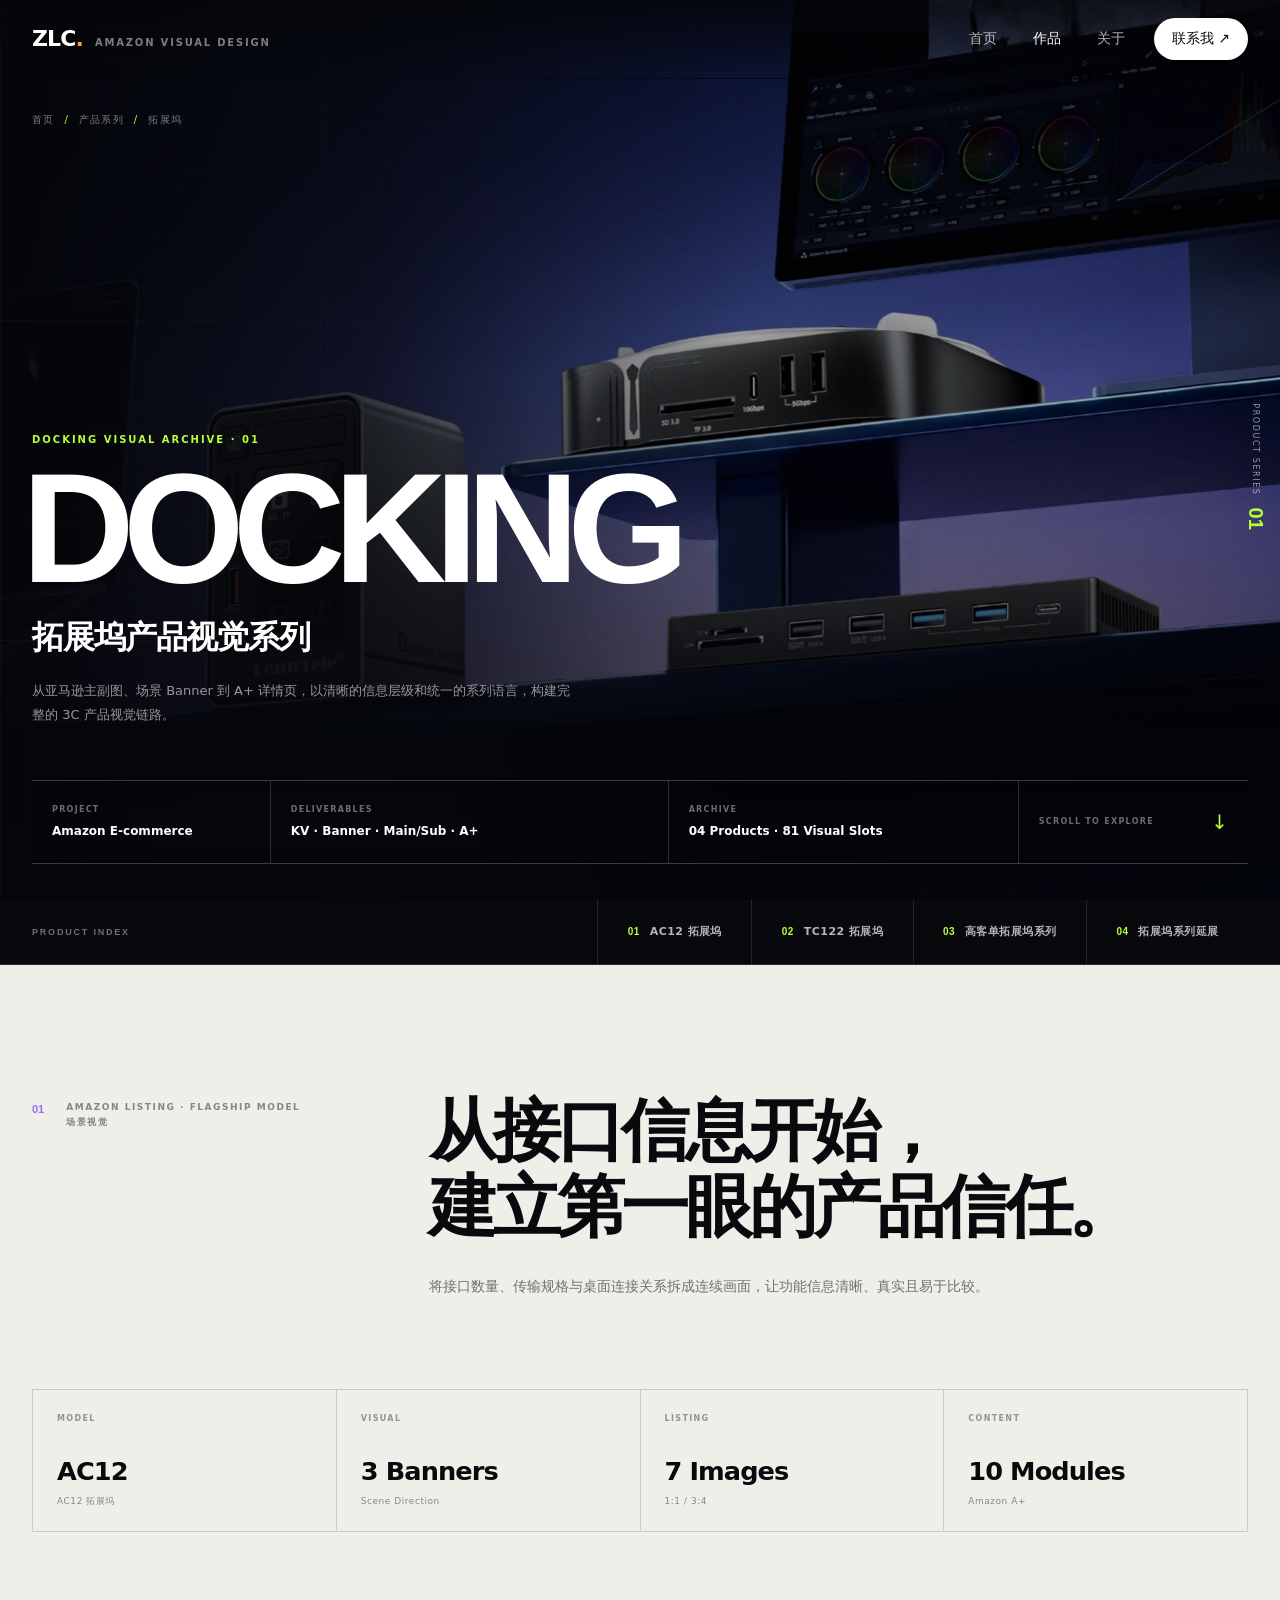
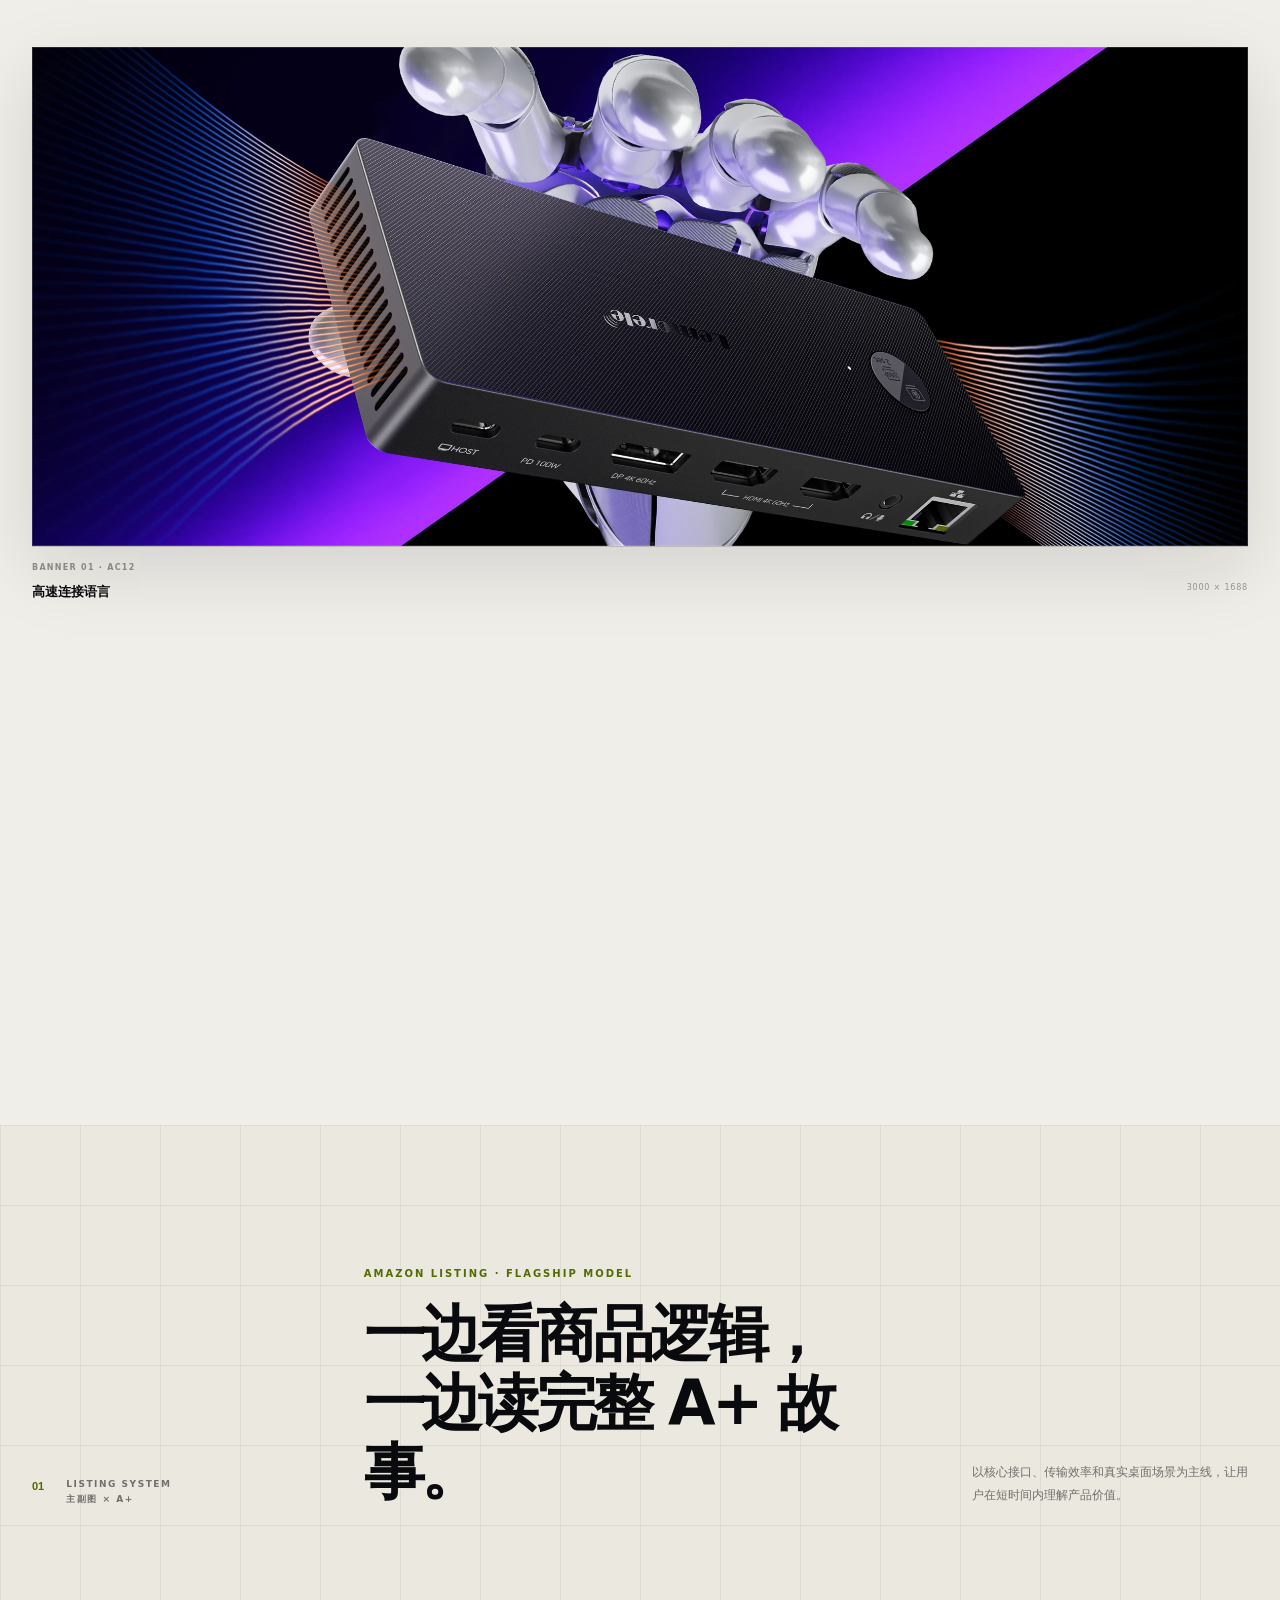
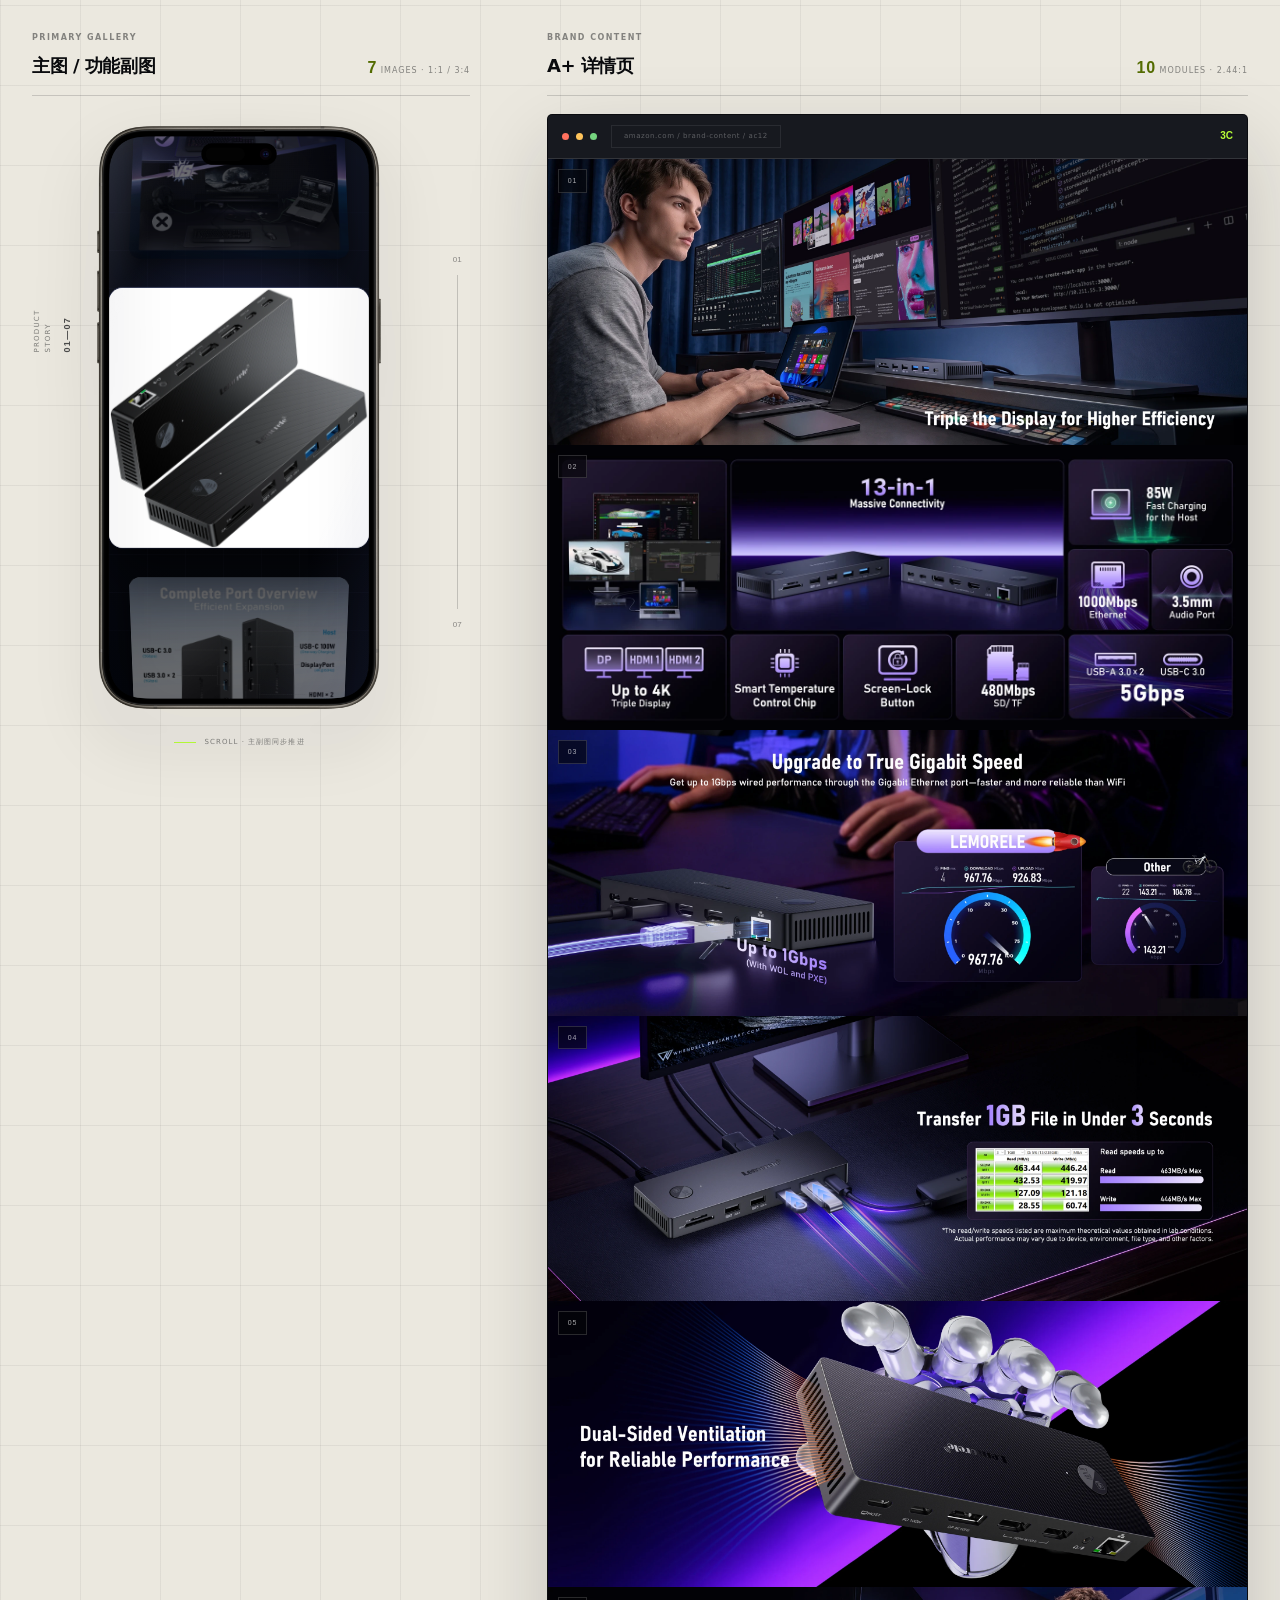
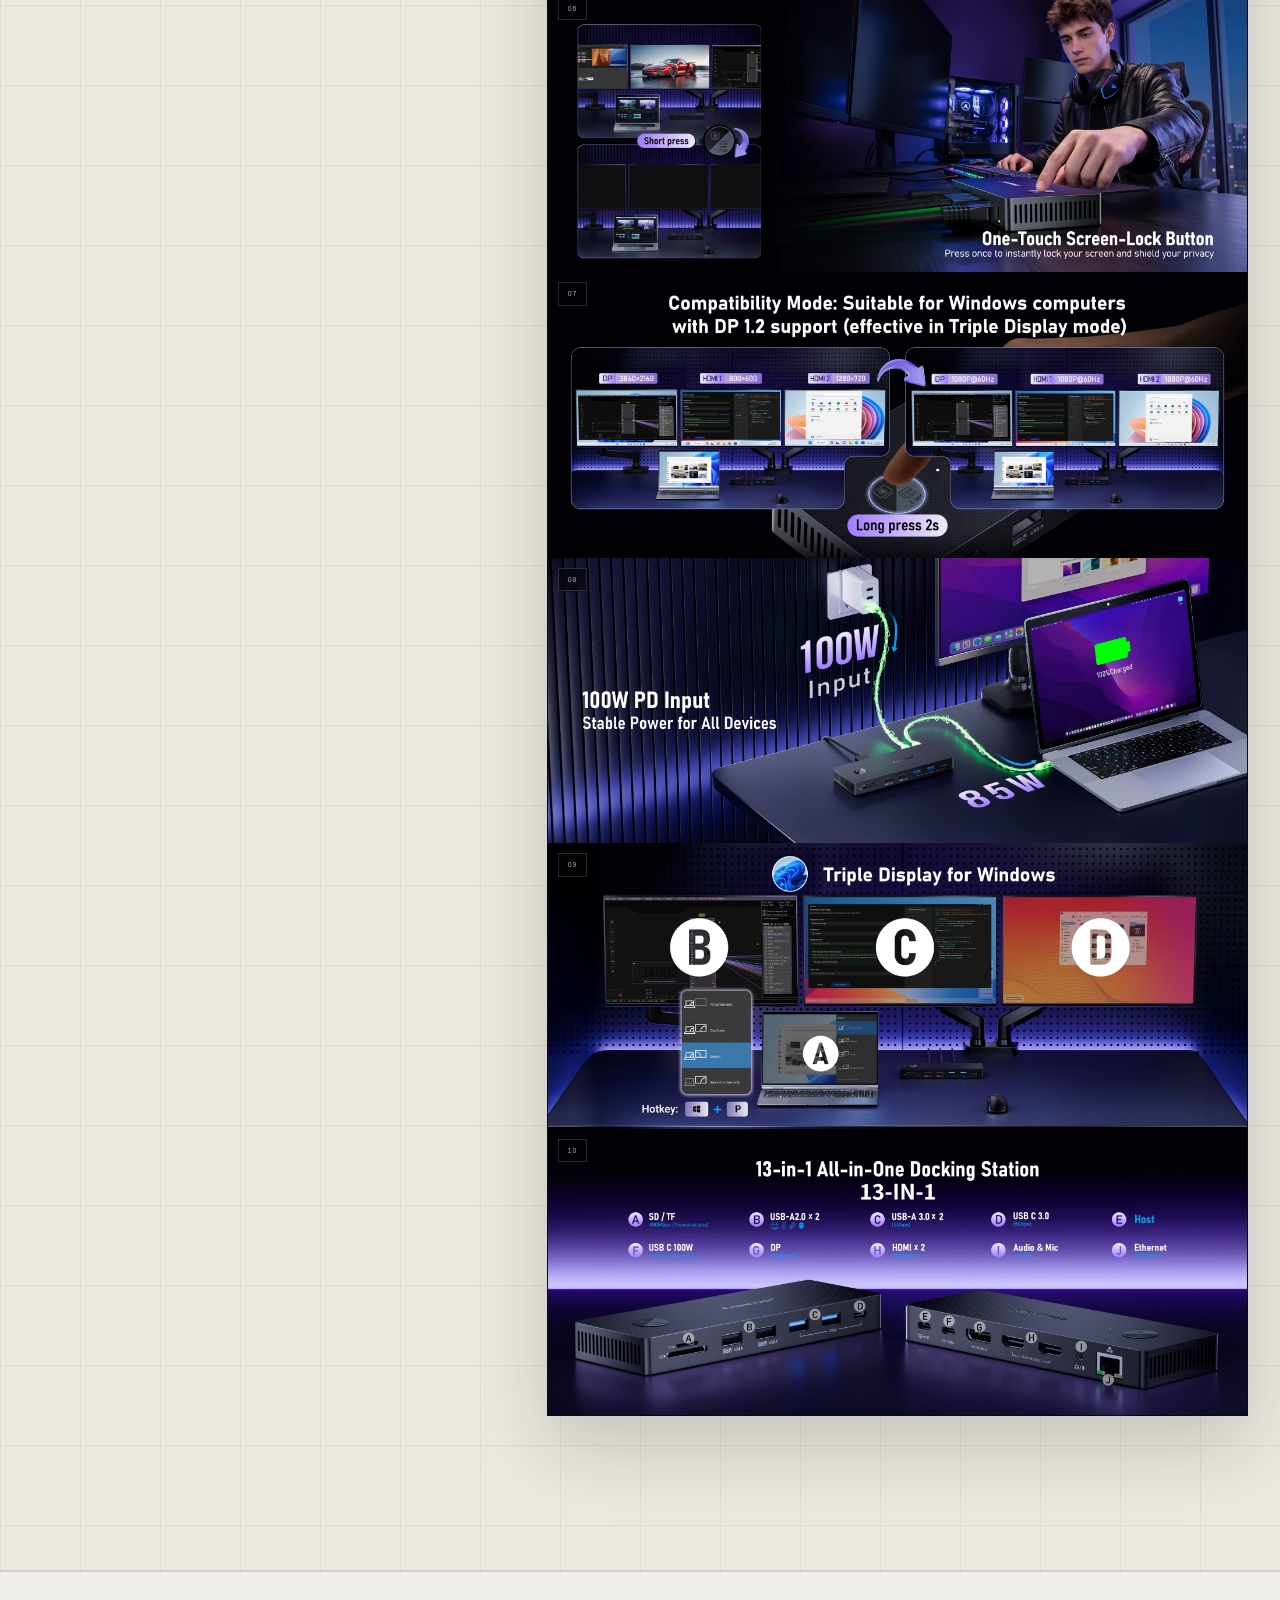
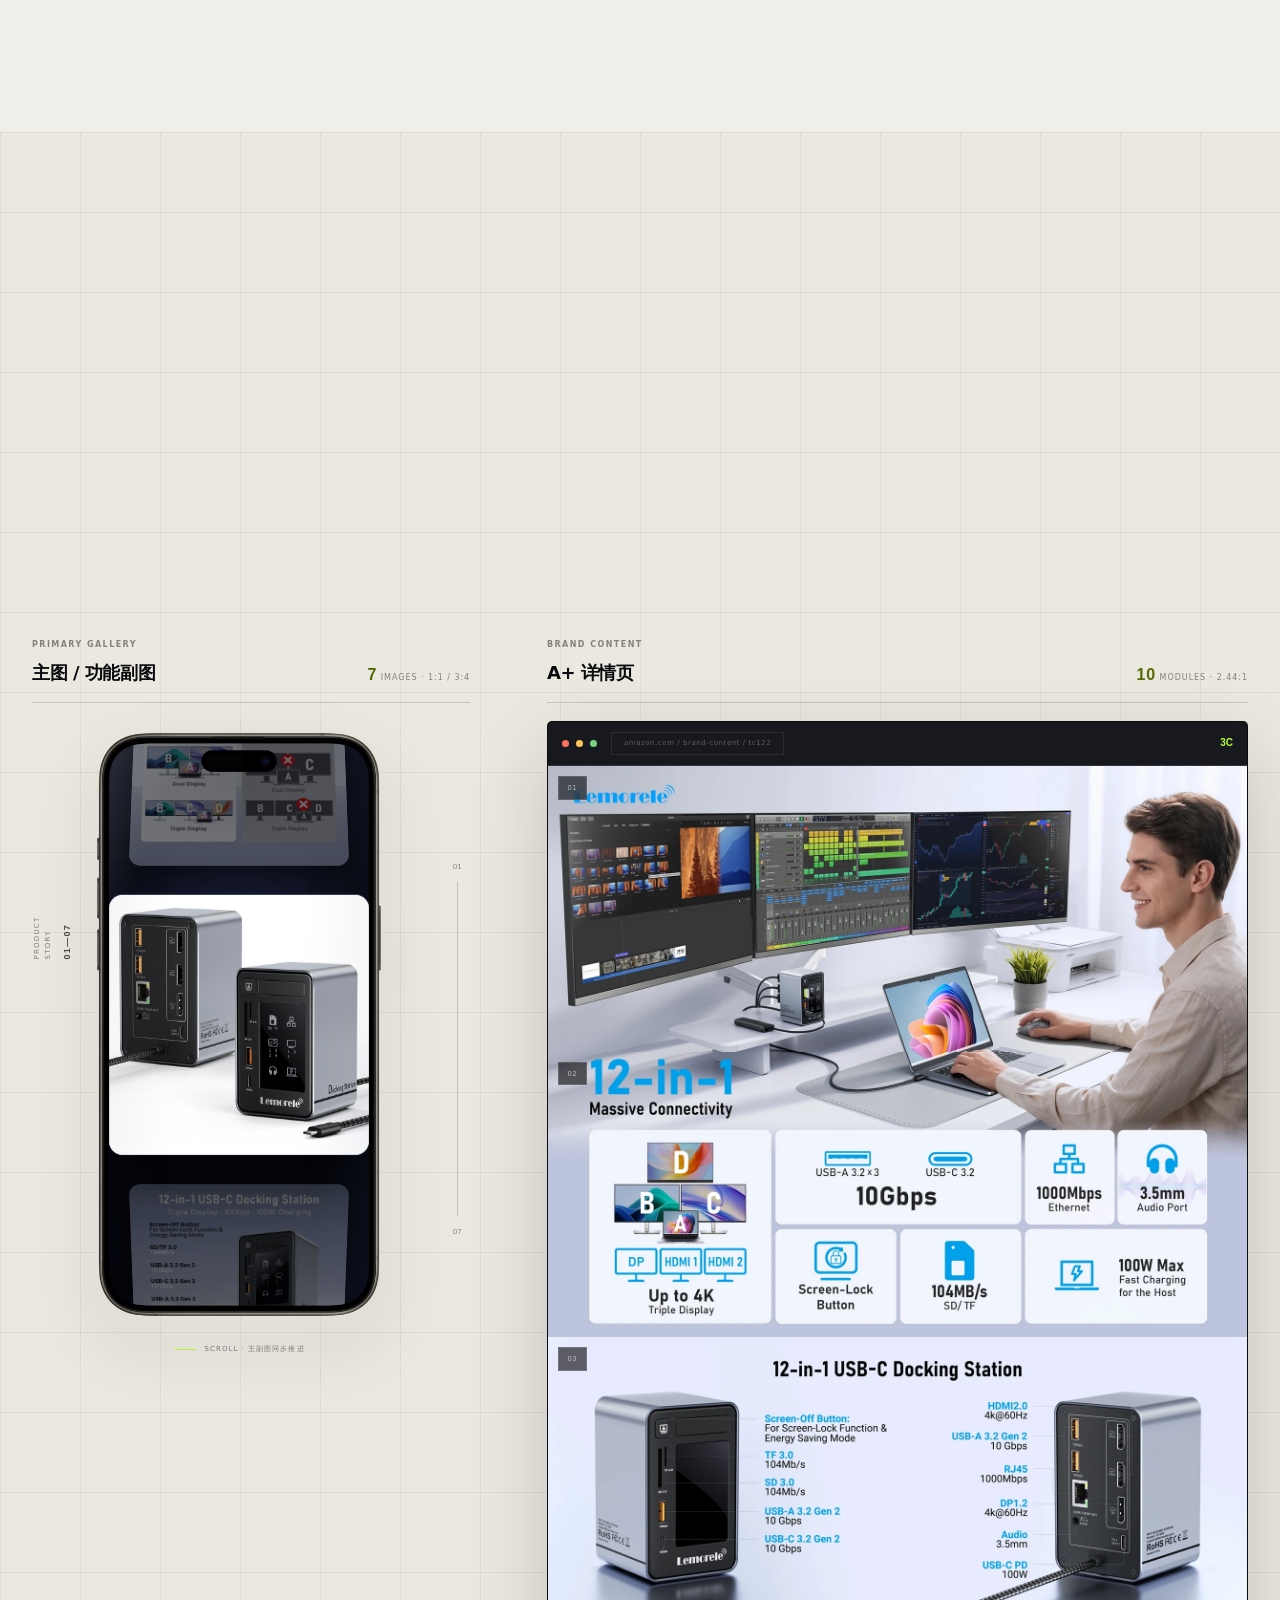
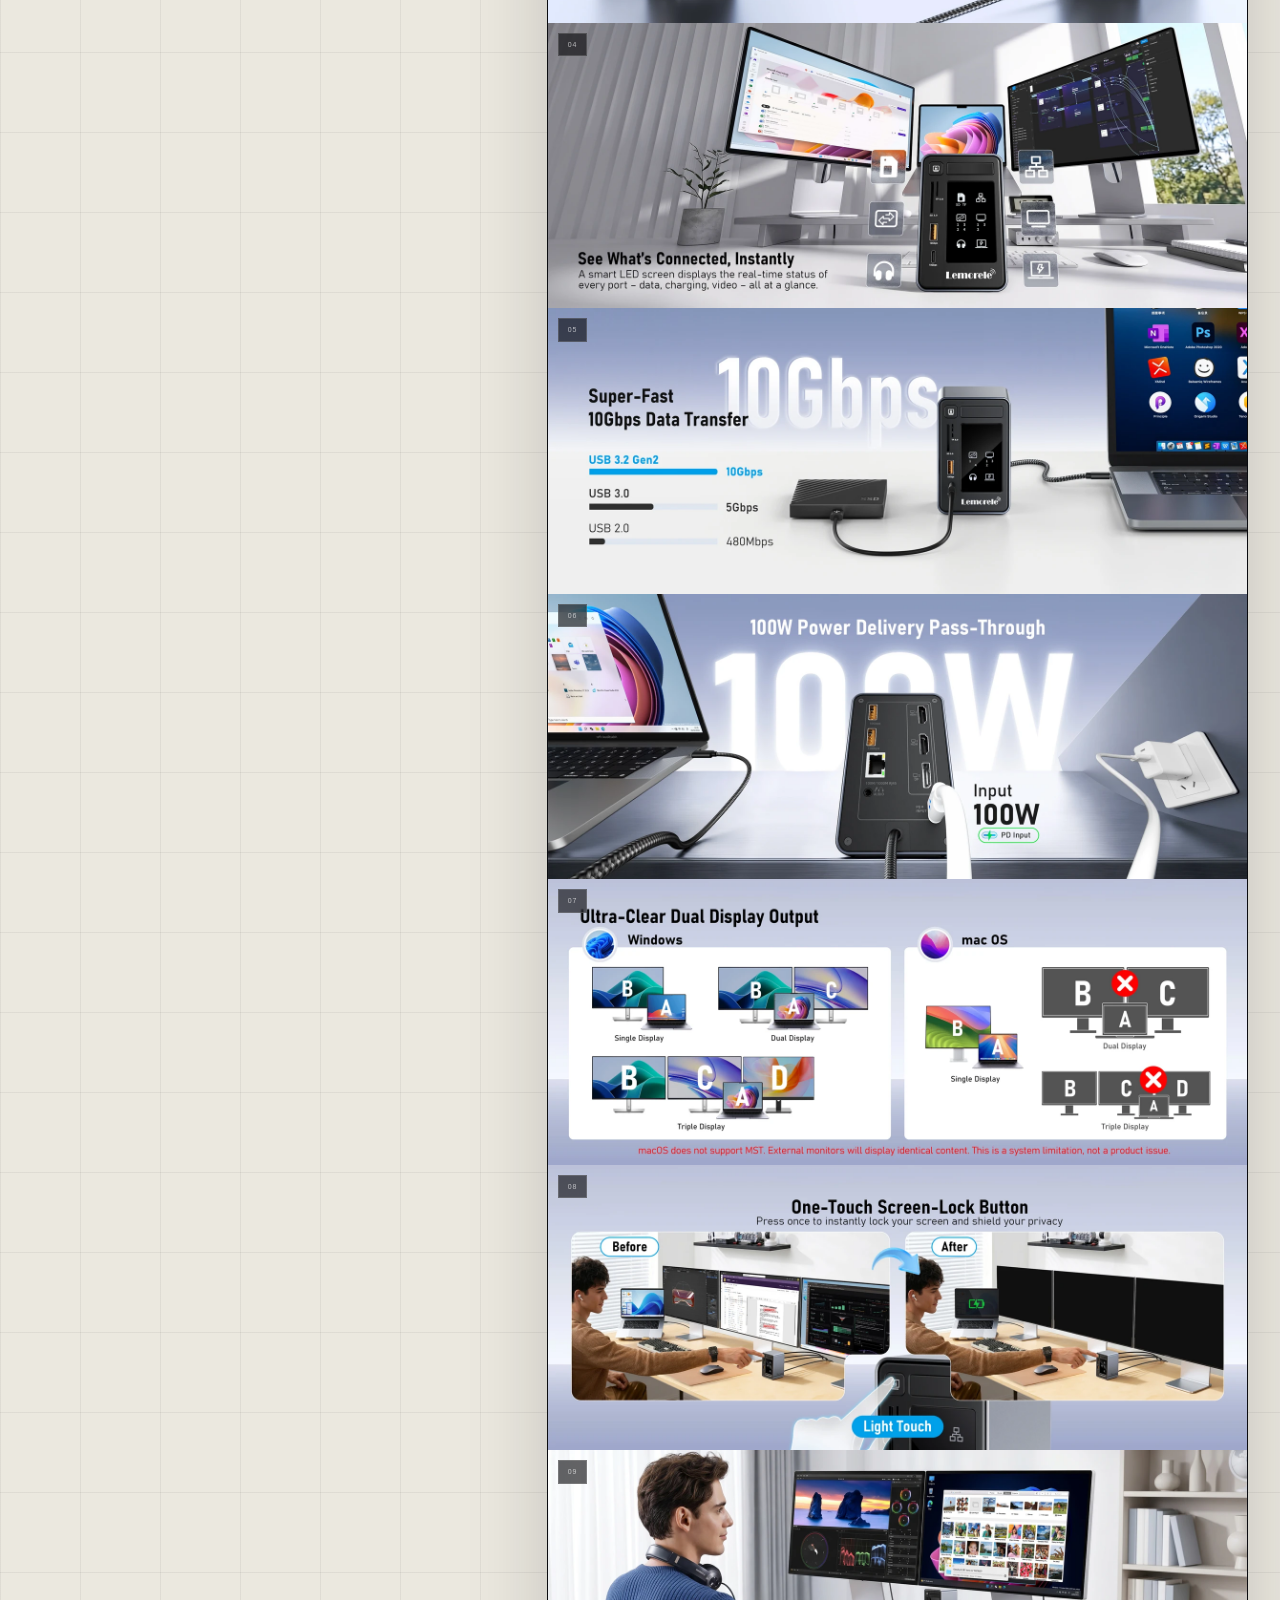
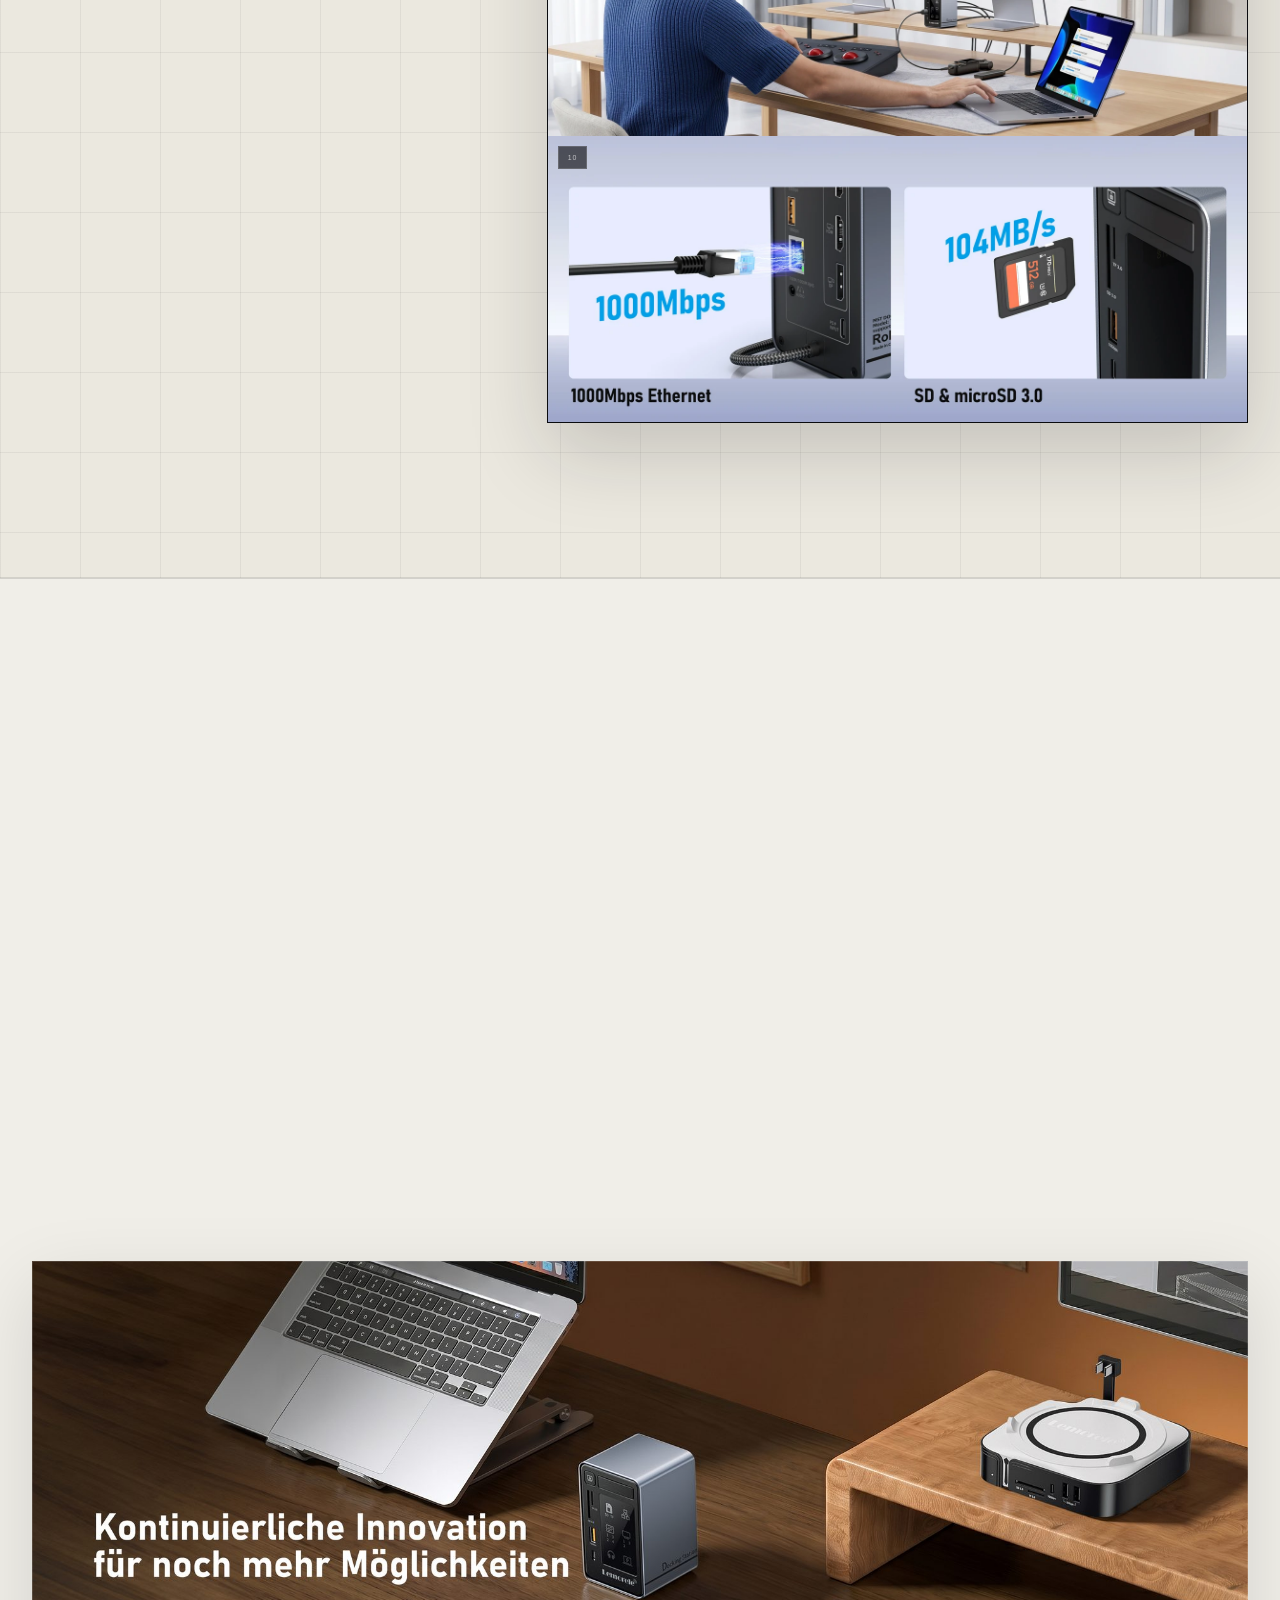
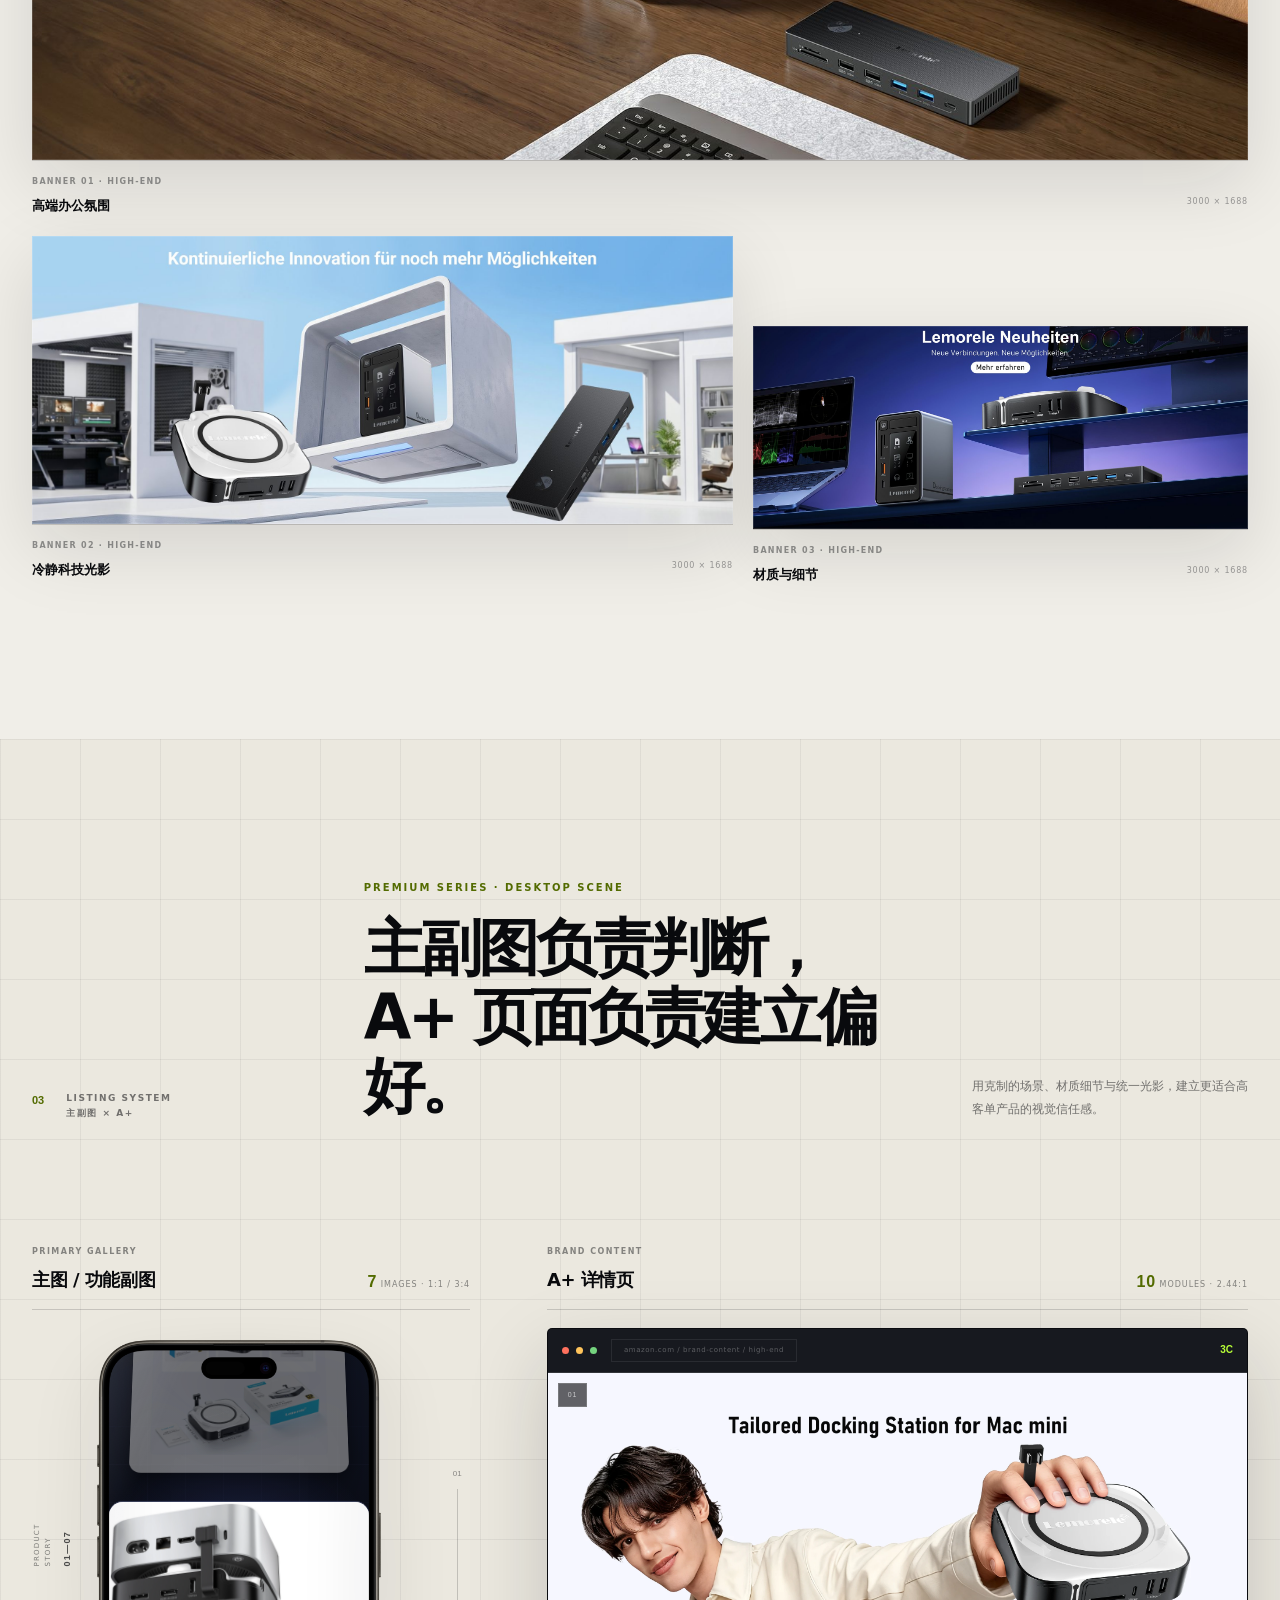
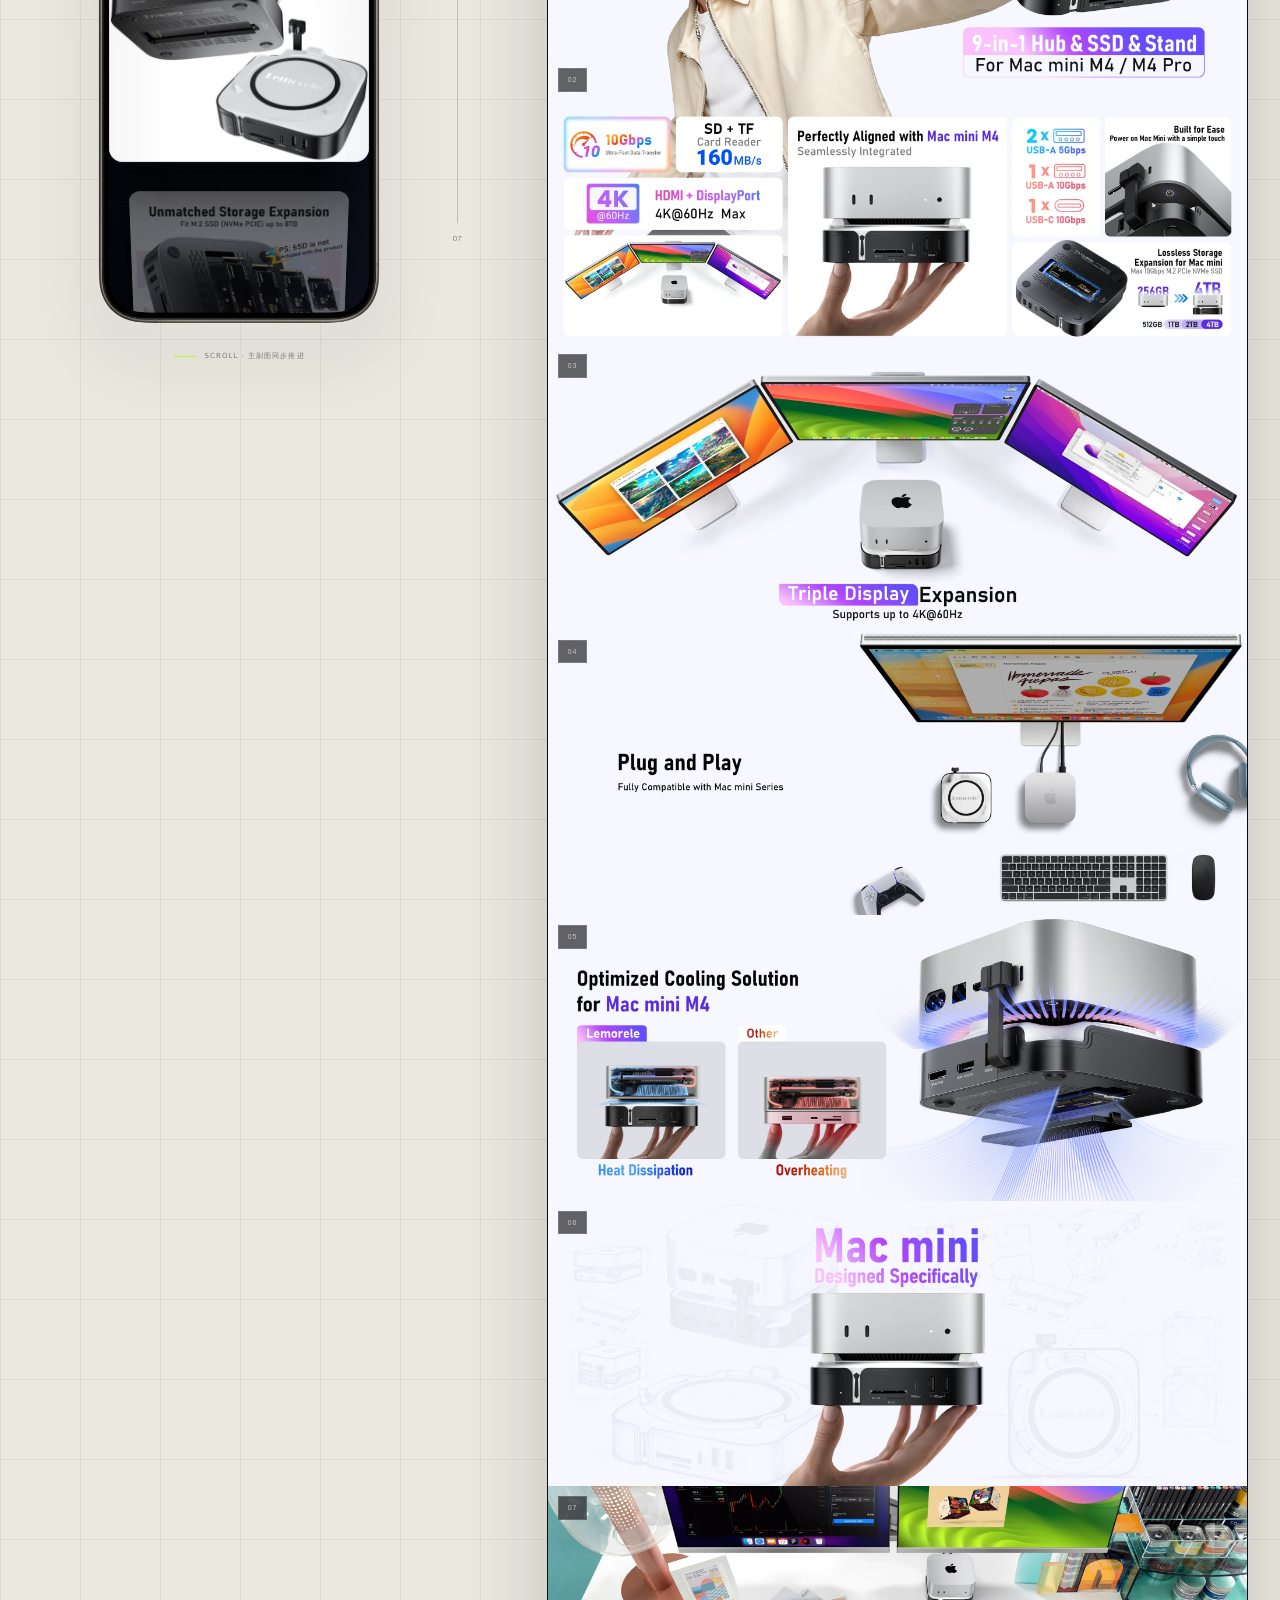
<file: works/docking.html>
<!doctype html><html lang="zh-CN" class="no-js"><head><meta charset="utf-8"><meta name="viewport" content="width=device-width,initial-scale=1"><meta name="description" content="邹林清拓展坞系列视觉案例：产品 KV、场景 Banner、亚马逊主副图与 A+ 详情页。"><meta name="theme-color" content="#0a0b0f"><title>拓展坞系列 · 邹林清作品集</title><link rel="icon" href="data:,"><link rel="stylesheet" href="../css/style.css?v=40"><link rel="stylesheet" href="../css/sanq02.css?v=5"><link rel="stylesheet" href="../css/docking-archive.css?v=2"><script>document.documentElement.classList.replace("no-js","js");</script></head><body data-page="docking-archive" class="adapter-page docking-archive-page"><a class="skip-link" href="#main">跳至主要内容</a><header class="nav" id="top"><div class="container nav-inner"><a class="brand" href="../index.html"><span>ZLC<span class="brand-dot">.</span></span><small>AMAZON VISUAL DESIGN</small></a><nav class="nav-links"><a class="nav-link" href="../index.html">首页</a><a class="nav-link active" href="../index.html#series">作品</a><a class="nav-link" href="../index.html#about">关于</a><a class="nav-link nav-contact" href="../index.html#contact">联系我 <span>↗</span></a></nav><button class="burger" type="button" aria-label="打开菜单"><span></span><span></span><span></span></button></div></header><div class="mobile-menu" aria-hidden="true"><a href="../index.html">首页</a><a href="../index.html#series">产品系列</a><a href="#ac12">AC12</a><a href="#tc122">TC122</a><a href="#high-end">高客单系列</a><a href="#ecosystem">系列延展</a><a href="../index.html#contact">联系我</a></div><main id="main"><section class="sanq-hero"><img class="sanq-hero-media site-img" src="../assets/img/editor-defaults/docking-banner-01.webp" alt="拓展坞系列品牌横幅" data-img="docking-banner-01" data-fixed-image><div class="sanq-hero-grid"></div><div class="container sanq-hero-inner"><p class="sanq-breadcrumb"><a href="../index.html">首页</a><span>/</span><a href="../index.html#series">产品系列</a><span>/</span>拓展坞</p><div class="sanq-hero-copy reveal"><span class="sanq-overline">DOCKING VISUAL ARCHIVE · 01</span><h1 class="editable" data-edit="docking-title">DOCKING</h1><p class="sanq-hero-type editable" data-edit="docking-subtitle">拓展坞产品视觉系列</p><p class="sanq-hero-desc editable" data-edit="docking-desc">从亚马逊主副图、场景 Banner 到 A+ 详情页，以清晰的信息层级和统一的系列语言，构建完整的 3C 产品视觉链路。</p></div><div class="sanq-hero-foot reveal"><div><span>PROJECT</span><b>Amazon E-commerce</b></div><div><span>DELIVERABLES</span><b>KV · Banner · Main/Sub · A+</b></div><div><span>ARCHIVE</span><b>04 Products · 81 Visual Slots</b></div><a href="#ac12"><span>SCROLL TO EXPLORE</span><i>↓</i></a></div></div><div class="sanq-hero-index"><span>PRODUCT SERIES</span><b>01</b></div></section><nav class="docking-series-index"><div class="container"><span>PRODUCT INDEX</span><a href="#ac12"><i>01</i>AC12 拓展坞</a><a href="#tc122"><i>02</i>TC122 拓展坞</a><a href="#high-end"><i>03</i>高客单拓展坞系列</a><a href="#ecosystem"><i>04</i>拓展坞系列延展</a></div></nav><section class="sanq-overview docking-overview" id="ac12"><div class="container"><header class="sanq-section-head reveal"><div class="sanq-section-kicker"><span>01</span><p>AMAZON LISTING · FLAGSHIP MODEL<br>场景视觉</p></div><div><h2>从接口信息开始，<br>建立第一眼的产品信任。</h2><p class="sanq-section-intro editable" data-edit="docking-ac12-note">将接口数量、传输规格与桌面连接关系拆成连续画面，让功能信息清晰、真实且易于比较。</p></div></header><div class="sanq-fact-rail reveal"><div><span>MODEL</span><b>AC12</b><small>AC12 拓展坞</small></div><div><span>VISUAL</span><b>3 Banners</b><small>Scene Direction</small></div><div><span>LISTING</span><b>7 Images</b><small>1:1 / 3:4</small></div><div><span>CONTENT</span><b>10 Modules</b><small>Amazon A+</small></div></div><div class="sanq-banner-wall"><figure class="sanq-banner sanq-banner--wide reveal" style="--delay:0ms"><div class="sanq-banner-media"><img class="site-img js-lightbox" src="../assets/img/editor-defaults/docking-ac12-banner-01.webp" alt="AC12 拓展坞 Banner 1" loading="lazy" data-img="docking-ac12-banner-01" data-src="../assets/img/editor-defaults/docking-ac12-banner-01.webp"></div><figcaption><span>BANNER 01 · AC12</span><b>高速连接语言</b><em>3000 × 1688</em></figcaption></figure><figure class="sanq-banner sanq-banner--left reveal" style="--delay:70ms"><div class="sanq-banner-media"><img class="site-img js-lightbox" src="../assets/img/editor-defaults/docking-ac12-banner-square-01.webp" alt="ac12 视觉调性图一" loading="lazy" data-img="docking-ac12-banner-square-01" data-src="../assets/img/editor-defaults/docking-ac12-banner-square-01.webp"></div><figcaption><span>BANNER 02 · AC12</span><b>接口与结构细节</b><em>3000 × 1688</em></figcaption></figure><figure class="sanq-banner sanq-banner--right reveal" style="--delay:140ms"><div class="sanq-banner-media"><img class="site-img js-lightbox" src="../assets/img/editor-defaults/docking-ac12-banner-square-02.webp" alt="ac12 视觉调性图二" loading="lazy" data-img="docking-ac12-banner-square-02" data-src="../assets/img/editor-defaults/docking-ac12-banner-square-02.webp"></div><figcaption><span>BANNER 03 · AC12</span><b>桌面场景表达</b><em>3000 × 1688</em></figcaption></figure></div></div></section>
<section class="sanq-system docking-system"><div class="container"><header class="sanq-system-head reveal"><div class="sanq-section-kicker sanq-section-kicker--dark"><span>01</span><p>LISTING SYSTEM<br>主副图 × A+</p></div><div><span class="sanq-overline">AMAZON LISTING · FLAGSHIP MODEL</span><h2>一边看商品逻辑，<br>一边读完整 A+ 故事。</h2></div><p class="editable" data-edit="docking-ac12-note-system">以核心接口、传输效率和真实桌面场景为主线，让用户在短时间内理解产品价值。</p></header><div class="sanq-showcase" data-sync-showcase data-product="ac12"><aside class="sanq-listing-lane"><div class="sanq-listing-sticky" data-listing-sticky><div class="sanq-lane-head"><div><span>PRIMARY GALLERY</span><h3>主图 / 功能副图</h3></div><p><b>7</b> IMAGES · 1:1 / 3:4</p></div><div class="sanq-phone-stage"><div class="sanq-phone-note"><span>PRODUCT<br>STORY</span><b>01—07</b></div><div class="sanq-phone-shell"><div class="sanq-phone-screen" data-listing-window><div class="sanq-listing-track" data-listing-track><img class="" src="../assets/img/docking-ac12-1.jpg" alt="AC12 拓展坞 主副图 1" loading="eager" data-sync-key="docking-ac12-listing-01"><img class="" src="../assets/img/docking-ac12-3.jpg" alt="AC12 拓展坞 主副图 2" loading="eager" data-sync-key="docking-ac12-listing-02"><img class="" src="../assets/img/docking-ac12-2.jpg" alt="AC12 拓展坞 主副图 3" loading="eager" data-sync-key="docking-ac12-listing-03"><img class="" src="../assets/img/docking-ac12-1.jpg" alt="AC12 拓展坞 主副图 4" loading="eager" data-sync-key="docking-ac12-listing-04"><img class="" src="../assets/img/docking-ac12-3.jpg" alt="AC12 拓展坞 主副图 5" loading="eager" data-sync-key="docking-ac12-listing-05"><img class="" src="../assets/img/docking-ac12-1.jpg" alt="AC12 拓展坞 主副图 6" loading="eager" data-sync-key="docking-ac12-listing-06"><img class="" src="../assets/img/docking-ac12-2.jpg" alt="AC12 拓展坞 主副图 7" loading="eager" data-sync-key="docking-ac12-listing-07"></div><span class="sanq-screen-sheen"></span></div><img class="sanq-phone-frame" src="../assets/img/sanq02-phone-frame.png" width="516" height="1054" alt="" aria-hidden="true"></div><div class="sanq-reel-progress"><span data-reel-index>01</span><i><b data-reel-progress></b></i><span>07</span></div><p class="sanq-scroll-hint"><i></i> SCROLL · 主副图同步推进</p></div></div><div class="sanq-mobile-gallery"><div class="sanq-mobile-rail" data-mobile-rail tabindex="0"><figure class="has-img"><div class="docking-mobile-media"><img class="site-img js-lightbox" src="../assets/img/editor-defaults/docking-ac12-listing-01.webp" alt="AC12 拓展坞 主副图 1" loading="lazy" data-img="docking-ac12-listing-01" data-src="../assets/img/editor-defaults/docking-ac12-listing-01.webp"></div><figcaption><span>01</span>产品主图</figcaption></figure><figure class="has-img"><div class="docking-mobile-media"><img class="site-img js-lightbox" src="../assets/img/editor-defaults/docking-ac12-listing-02.webp" alt="AC12 拓展坞 主副图 2" loading="lazy" data-img="docking-ac12-listing-02" data-src="../assets/img/editor-defaults/docking-ac12-listing-02.webp"></div><figcaption><span>02</span>功能副图</figcaption></figure><figure class="has-img"><div class="docking-mobile-media"><img class="site-img js-lightbox" src="../assets/img/editor-defaults/docking-ac12-listing-03.webp" alt="AC12 拓展坞 主副图 3" loading="lazy" data-img="docking-ac12-listing-03" data-src="../assets/img/editor-defaults/docking-ac12-listing-03.webp"></div><figcaption><span>03</span>功能副图</figcaption></figure><figure class="has-img"><div class="docking-mobile-media"><img class="site-img js-lightbox" src="../assets/img/editor-defaults/docking-ac12-listing-04.webp" alt="AC12 拓展坞 主副图 4" loading="lazy" data-img="docking-ac12-listing-04" data-src="../assets/img/editor-defaults/docking-ac12-listing-04.webp"></div><figcaption><span>04</span>功能副图</figcaption></figure><figure class="has-img"><div class="docking-mobile-media"><img class="site-img js-lightbox" src="../assets/img/editor-defaults/docking-ac12-listing-05.webp" alt="AC12 拓展坞 主副图 5" loading="lazy" data-img="docking-ac12-listing-05" data-src="../assets/img/editor-defaults/docking-ac12-listing-05.webp"></div><figcaption><span>05</span>功能副图</figcaption></figure><figure class="has-img"><div class="docking-mobile-media"><img class="site-img js-lightbox" src="../assets/img/editor-defaults/docking-ac12-listing-06.webp" alt="AC12 拓展坞 主副图 6" loading="lazy" data-img="docking-ac12-listing-06" data-src="../assets/img/editor-defaults/docking-ac12-listing-06.webp"></div><figcaption><span>06</span>功能副图</figcaption></figure><figure class="has-img"><div class="docking-mobile-media"><img class="site-img js-lightbox" src="../assets/img/editor-defaults/docking-ac12-listing-07.webp" alt="AC12 拓展坞 主副图 7" loading="lazy" data-img="docking-ac12-listing-07" data-src="../assets/img/editor-defaults/docking-ac12-listing-07.webp"></div><figcaption><span>07</span>功能副图</figcaption></figure></div><div class="sanq-mobile-controls"><p><span data-mobile-index>01</span> / 07</p><div><button type="button" data-mobile-prev>←</button><button type="button" data-mobile-next>→</button></div></div></div></aside><article class="sanq-aplus-lane"><div class="sanq-lane-head sanq-lane-head--aplus"><div><span>BRAND CONTENT</span><h3>A+ 详情页</h3></div><p><b>10</b> MODULES · 2.44:1</p></div><div class="sanq-aplus-browser"><div class="sanq-browser-bar"><i></i><i></i><i></i><span>amazon.com / brand-content / ac12</span><b>3C</b></div><div class="sanq-aplus-document"><figure class="has-img"><img class="site-img js-lightbox" src="../assets/img/editor-defaults/docking-ac12-aplus-01.webp" alt="AC12 拓展坞 A+ 模块 1" loading="lazy" data-img="docking-ac12-aplus-01" data-src="../assets/img/editor-defaults/docking-ac12-aplus-01.webp"><figcaption>01</figcaption></figure><figure class="has-img"><img class="site-img js-lightbox" src="../assets/img/editor-defaults/docking-ac12-aplus-02.webp" alt="AC12 拓展坞 A+ 模块 2" loading="lazy" data-img="docking-ac12-aplus-02" data-src="../assets/img/editor-defaults/docking-ac12-aplus-02.webp"><figcaption>02</figcaption></figure><figure class="has-img"><img class="site-img js-lightbox" src="../assets/img/editor-defaults/docking-ac12-aplus-03.webp" alt="AC12 拓展坞 A+ 模块 3" loading="lazy" data-img="docking-ac12-aplus-03" data-src="../assets/img/editor-defaults/docking-ac12-aplus-03.webp"><figcaption>03</figcaption></figure><figure class="has-img"><img class="site-img js-lightbox" src="../assets/img/editor-defaults/docking-ac12-aplus-04.webp" alt="AC12 拓展坞 A+ 模块 4" loading="lazy" data-img="docking-ac12-aplus-04" data-src="../assets/img/editor-defaults/docking-ac12-aplus-04.webp"><figcaption>04</figcaption></figure><figure class="has-img"><img class="site-img js-lightbox" src="../assets/img/editor-defaults/docking-ac12-aplus-05.webp" alt="AC12 拓展坞 A+ 模块 5" loading="lazy" data-img="docking-ac12-aplus-05" data-src="../assets/img/editor-defaults/docking-ac12-aplus-05.webp"><figcaption>05</figcaption></figure><figure class="has-img"><img class="site-img js-lightbox" src="../assets/img/editor-defaults/docking-ac12-aplus-06.webp" alt="AC12 拓展坞 A+ 模块 6" loading="lazy" data-img="docking-ac12-aplus-06" data-src="../assets/img/editor-defaults/docking-ac12-aplus-06.webp"><figcaption>06</figcaption></figure><figure class="has-img"><img class="site-img js-lightbox" src="../assets/img/editor-defaults/docking-ac12-aplus-07.webp" alt="AC12 拓展坞 A+ 模块 7" loading="lazy" data-img="docking-ac12-aplus-07" data-src="../assets/img/editor-defaults/docking-ac12-aplus-07.webp"><figcaption>07</figcaption></figure><figure class="has-img"><img class="site-img js-lightbox" src="../assets/img/editor-defaults/docking-ac12-aplus-08.webp" alt="AC12 拓展坞 A+ 模块 8" loading="lazy" data-img="docking-ac12-aplus-08" data-src="../assets/img/editor-defaults/docking-ac12-aplus-08.webp"><figcaption>08</figcaption></figure><figure class="has-img"><img class="site-img js-lightbox" src="../assets/img/editor-defaults/docking-ac12-aplus-09.webp" alt="AC12 拓展坞 A+ 模块 9" loading="lazy" data-img="docking-ac12-aplus-09" data-src="../assets/img/editor-defaults/docking-ac12-aplus-09.webp"><figcaption>09</figcaption></figure><figure class="has-img"><img class="site-img js-lightbox" src="../assets/img/editor-defaults/docking-ac12-aplus-10.webp" alt="AC12 拓展坞 A+ 模块 10" loading="lazy" data-img="docking-ac12-aplus-10" data-src="../assets/img/editor-defaults/docking-ac12-aplus-10.webp"><figcaption>10</figcaption></figure></div></div></article></div></div></section><section class="sanq-overview docking-overview" id="tc122"><div class="container"><header class="sanq-section-head reveal"><div class="sanq-section-kicker"><span>02</span><p>KEY VISUAL · FUNCTION STORY<br>场景视觉</p></div><div><h2>让产品结构成为主角，<br>让专业感自然发生。</h2><p class="sanq-section-intro editable" data-edit="docking-tc122-note">以办公设备组合、产品结构特写和克制的参数语言，强化稳定连接与高效扩展的使用价值。</p></div></header><div class="sanq-fact-rail reveal"><div><span>MODEL</span><b>TC122</b><small>TC122 拓展坞</small></div><div><span>VISUAL</span><b>3 Banners</b><small>Scene Direction</small></div><div><span>LISTING</span><b>7 Images</b><small>1:1 / 3:4</small></div><div><span>CONTENT</span><b>10 Modules</b><small>Amazon A+</small></div></div><div class="sanq-banner-wall"><figure class="sanq-banner sanq-banner--wide reveal" style="--delay:0ms"><div class="sanq-banner-media"><img class="site-img js-lightbox" src="../assets/img/editor-defaults/docking-tc122-banner-01.webp" alt="TC122 拓展坞 Banner 1" loading="lazy" data-img="docking-tc122-banner-01" data-src="../assets/img/editor-defaults/docking-tc122-banner-01.webp"></div><figcaption><span>BANNER 01 · TC122</span><b>专业桌面场景</b><em>3000 × 1688</em></figcaption></figure><figure class="sanq-banner sanq-banner--left reveal" style="--delay:70ms"><div class="sanq-banner-media"><img class="site-img js-lightbox" src="../assets/img/docking-tc120.jpg" alt="tc122 视觉调性图一" loading="lazy" data-img="docking-tc122-banner-square-01" data-src="../assets/img/docking-tc120.jpg"></div><figcaption><span>BANNER 02 · TC122</span><b>产品结构表达</b><em>3000 × 1688</em></figcaption></figure><figure class="sanq-banner sanq-banner--right reveal" style="--delay:140ms"><div class="sanq-banner-media"><img class="site-img js-lightbox" src="../assets/img/docking-tc122.jpg" alt="tc122 视觉调性图二" loading="lazy" data-img="docking-tc122-banner-square-02" data-src="../assets/img/docking-tc122.jpg"></div><figcaption><span>BANNER 03 · TC122</span><b>多设备工作流</b><em>3000 × 1688</em></figcaption></figure></div></div></section>
<section class="sanq-system docking-system"><div class="container"><header class="sanq-system-head reveal"><div class="sanq-section-kicker sanq-section-kicker--dark"><span>02</span><p>LISTING SYSTEM<br>主副图 × A+</p></div><div><span class="sanq-overline">KEY VISUAL · FUNCTION STORY</span><h2>结构、参数与场景，<br>在同一次滚动中连续展开。</h2></div><p class="editable" data-edit="docking-tc122-note-system">通过产品结构特写与办公设备组合，强化专业、高效、可靠的中高端定位。</p></header><div class="sanq-showcase" data-sync-showcase data-product="tc122"><aside class="sanq-listing-lane"><div class="sanq-listing-sticky" data-listing-sticky><div class="sanq-lane-head"><div><span>PRIMARY GALLERY</span><h3>主图 / 功能副图</h3></div><p><b>7</b> IMAGES · 1:1 / 3:4</p></div><div class="sanq-phone-stage"><div class="sanq-phone-note"><span>PRODUCT<br>STORY</span><b>01—07</b></div><div class="sanq-phone-shell"><div class="sanq-phone-screen" data-listing-window><div class="sanq-listing-track" data-listing-track><img class="" src="../assets/img/docking-tc122.jpg" alt="TC122 拓展坞 主副图 1" loading="eager" data-sync-key="docking-tc122-listing-01"><img class="" src="../assets/img/docking-kvtc122.jpg" alt="TC122 拓展坞 主副图 2" loading="eager" data-sync-key="docking-tc122-listing-02"><img class="" src="../assets/img/docking-tc120.jpg" alt="TC122 拓展坞 主副图 3" loading="eager" data-sync-key="docking-tc122-listing-03"><img class="" src="../assets/img/docking-tc122.jpg" alt="TC122 拓展坞 主副图 4" loading="eager" data-sync-key="docking-tc122-listing-04"><img class="" src="../assets/img/docking-kvtc122.jpg" alt="TC122 拓展坞 主副图 5" loading="eager" data-sync-key="docking-tc122-listing-05"><img class="" src="../assets/img/docking-tc120.jpg" alt="TC122 拓展坞 主副图 6" loading="eager" data-sync-key="docking-tc122-listing-06"><img class="" src="../assets/img/docking-tc122.jpg" alt="TC122 拓展坞 主副图 7" loading="eager" data-sync-key="docking-tc122-listing-07"></div><span class="sanq-screen-sheen"></span></div><img class="sanq-phone-frame" src="../assets/img/sanq02-phone-frame.png" width="516" height="1054" alt="" aria-hidden="true"></div><div class="sanq-reel-progress"><span data-reel-index>01</span><i><b data-reel-progress></b></i><span>07</span></div><p class="sanq-scroll-hint"><i></i> SCROLL · 主副图同步推进</p></div></div><div class="sanq-mobile-gallery"><div class="sanq-mobile-rail" data-mobile-rail tabindex="0"><figure class="has-img"><div class="docking-mobile-media"><img class="site-img js-lightbox" src="../assets/img/editor-defaults/docking-tc122-listing-01.webp" alt="TC122 拓展坞 主副图 1" loading="lazy" data-img="docking-tc122-listing-01" data-src="../assets/img/editor-defaults/docking-tc122-listing-01.webp"></div><figcaption><span>01</span>产品主图</figcaption></figure><figure class="has-img"><div class="docking-mobile-media"><img class="site-img js-lightbox" src="../assets/img/editor-defaults/docking-tc122-listing-02.webp" alt="TC122 拓展坞 主副图 2" loading="lazy" data-img="docking-tc122-listing-02" data-src="../assets/img/editor-defaults/docking-tc122-listing-02.webp"></div><figcaption><span>02</span>功能副图</figcaption></figure><figure class="has-img"><div class="docking-mobile-media"><img class="site-img js-lightbox" src="../assets/img/editor-defaults/docking-tc122-listing-03.webp" alt="TC122 拓展坞 主副图 3" loading="lazy" data-img="docking-tc122-listing-03" data-src="../assets/img/editor-defaults/docking-tc122-listing-03.webp"></div><figcaption><span>03</span>功能副图</figcaption></figure><figure class="has-img"><div class="docking-mobile-media"><img class="site-img js-lightbox" src="../assets/img/editor-defaults/docking-tc122-listing-04.webp" alt="TC122 拓展坞 主副图 4" loading="lazy" data-img="docking-tc122-listing-04" data-src="../assets/img/editor-defaults/docking-tc122-listing-04.webp"></div><figcaption><span>04</span>功能副图</figcaption></figure><figure class="has-img"><div class="docking-mobile-media"><img class="site-img js-lightbox" src="../assets/img/editor-defaults/docking-tc122-listing-05.webp" alt="TC122 拓展坞 主副图 5" loading="lazy" data-img="docking-tc122-listing-05" data-src="../assets/img/editor-defaults/docking-tc122-listing-05.webp"></div><figcaption><span>05</span>功能副图</figcaption></figure><figure class="has-img"><div class="docking-mobile-media"><img class="site-img js-lightbox" src="../assets/img/editor-defaults/docking-tc122-listing-06.webp" alt="TC122 拓展坞 主副图 6" loading="lazy" data-img="docking-tc122-listing-06" data-src="../assets/img/editor-defaults/docking-tc122-listing-06.webp"></div><figcaption><span>06</span>功能副图</figcaption></figure><figure class="has-img"><div class="docking-mobile-media"><img class="site-img js-lightbox" src="../assets/img/editor-defaults/docking-tc122-listing-07.webp" alt="TC122 拓展坞 主副图 7" loading="lazy" data-img="docking-tc122-listing-07" data-src="../assets/img/editor-defaults/docking-tc122-listing-07.webp"></div><figcaption><span>07</span>功能副图</figcaption></figure></div><div class="sanq-mobile-controls"><p><span data-mobile-index>01</span> / 07</p><div><button type="button" data-mobile-prev>←</button><button type="button" data-mobile-next>→</button></div></div></div></aside><article class="sanq-aplus-lane"><div class="sanq-lane-head sanq-lane-head--aplus"><div><span>BRAND CONTENT</span><h3>A+ 详情页</h3></div><p><b>10</b> MODULES · 2.44:1</p></div><div class="sanq-aplus-browser"><div class="sanq-browser-bar"><i></i><i></i><i></i><span>amazon.com / brand-content / tc122</span><b>3C</b></div><div class="sanq-aplus-document"><figure class="has-img"><img class="site-img js-lightbox" src="../assets/img/editor-defaults/docking-tc122-aplus-01.webp" alt="TC122 拓展坞 A+ 模块 1" loading="lazy" data-img="docking-tc122-aplus-01" data-src="../assets/img/editor-defaults/docking-tc122-aplus-01.webp"><figcaption>01</figcaption></figure><figure class="has-img"><img class="site-img js-lightbox" src="../assets/img/editor-defaults/docking-tc122-aplus-02.webp" alt="TC122 拓展坞 A+ 模块 2" loading="lazy" data-img="docking-tc122-aplus-02" data-src="../assets/img/editor-defaults/docking-tc122-aplus-02.webp"><figcaption>02</figcaption></figure><figure class="has-img"><img class="site-img js-lightbox" src="../assets/img/editor-defaults/docking-tc122-aplus-03.webp" alt="TC122 拓展坞 A+ 模块 3" loading="lazy" data-img="docking-tc122-aplus-03" data-src="../assets/img/editor-defaults/docking-tc122-aplus-03.webp"><figcaption>03</figcaption></figure><figure class="has-img"><img class="site-img js-lightbox" src="../assets/img/editor-defaults/docking-tc122-aplus-04.webp" alt="TC122 拓展坞 A+ 模块 4" loading="lazy" data-img="docking-tc122-aplus-04" data-src="../assets/img/editor-defaults/docking-tc122-aplus-04.webp"><figcaption>04</figcaption></figure><figure class="has-img"><img class="site-img js-lightbox" src="../assets/img/editor-defaults/docking-tc122-aplus-05.webp" alt="TC122 拓展坞 A+ 模块 5" loading="lazy" data-img="docking-tc122-aplus-05" data-src="../assets/img/editor-defaults/docking-tc122-aplus-05.webp"><figcaption>05</figcaption></figure><figure class="has-img"><img class="site-img js-lightbox" src="../assets/img/editor-defaults/docking-tc122-aplus-06.webp" alt="TC122 拓展坞 A+ 模块 6" loading="lazy" data-img="docking-tc122-aplus-06" data-src="../assets/img/editor-defaults/docking-tc122-aplus-06.webp"><figcaption>06</figcaption></figure><figure class="has-img"><img class="site-img js-lightbox" src="../assets/img/editor-defaults/docking-tc122-aplus-07.webp" alt="TC122 拓展坞 A+ 模块 7" loading="lazy" data-img="docking-tc122-aplus-07" data-src="../assets/img/editor-defaults/docking-tc122-aplus-07.webp"><figcaption>07</figcaption></figure><figure class="has-img"><img class="site-img js-lightbox" src="../assets/img/editor-defaults/docking-tc122-aplus-08.webp" alt="TC122 拓展坞 A+ 模块 8" loading="lazy" data-img="docking-tc122-aplus-08" data-src="../assets/img/editor-defaults/docking-tc122-aplus-08.webp"><figcaption>08</figcaption></figure><figure class="has-img"><img class="site-img js-lightbox" src="../assets/img/editor-defaults/docking-tc122-aplus-09.webp" alt="TC122 拓展坞 A+ 模块 9" loading="lazy" data-img="docking-tc122-aplus-09" data-src="../assets/img/editor-defaults/docking-tc122-aplus-09.webp"><figcaption>09</figcaption></figure><figure class="has-img"><img class="site-img js-lightbox" src="../assets/img/editor-defaults/docking-tc122-aplus-10.webp" alt="TC122 拓展坞 A+ 模块 10" loading="lazy" data-img="docking-tc122-aplus-10" data-src="../assets/img/editor-defaults/docking-tc122-aplus-10.webp"><figcaption>10</figcaption></figure></div></div></article></div></div></section><section class="sanq-overview docking-overview" id="high-end"><div class="container"><header class="sanq-section-head reveal"><div class="sanq-section-kicker"><span>03</span><p>PREMIUM SERIES · DESKTOP SCENE<br>场景视觉</p></div><div><h2>用光影和材质，<br>建立高客单产品的分量。</h2><p class="sanq-section-intro editable" data-edit="docking-high-end-note">减少无效装饰，把注意力集中在金属质感、接口细节与专业桌面氛围，形成更成熟的视觉语气。</p></div></header><div class="sanq-fact-rail reveal"><div><span>MODEL</span><b>HIGH-END</b><small>高客单拓展坞系列</small></div><div><span>VISUAL</span><b>3 Banners</b><small>Scene Direction</small></div><div><span>LISTING</span><b>7 Images</b><small>1:1 / 3:4</small></div><div><span>CONTENT</span><b>10 Modules</b><small>Amazon A+</small></div></div><div class="sanq-banner-wall"><figure class="sanq-banner sanq-banner--wide reveal" style="--delay:0ms"><div class="sanq-banner-media"><img class="site-img js-lightbox" src="../assets/img/docking-high-hub.jpg" alt="高客单拓展坞系列 Banner 1" loading="lazy" data-img="docking-high-end-banner-01" data-src="../assets/img/docking-high-hub.jpg"></div><figcaption><span>BANNER 01 · HIGH-END</span><b>高端办公氛围</b><em>3000 × 1688</em></figcaption></figure><figure class="sanq-banner sanq-banner--left reveal" style="--delay:70ms"><div class="sanq-banner-media"><img class="site-img js-lightbox" src="../assets/img/docking-high-1.jpg" alt="high-end 视觉调性图一" loading="lazy" data-img="docking-high-end-banner-square-01" data-src="../assets/img/docking-high-1.jpg"></div><figcaption><span>BANNER 02 · HIGH-END</span><b>冷静科技光影</b><em>3000 × 1688</em></figcaption></figure><figure class="sanq-banner sanq-banner--right reveal" style="--delay:140ms"><div class="sanq-banner-media"><img class="site-img js-lightbox" src="../assets/img/docking-high-2.jpg" alt="high-end 视觉调性图二" loading="lazy" data-img="docking-high-end-banner-square-02" data-src="../assets/img/docking-high-2.jpg"></div><figcaption><span>BANNER 03 · HIGH-END</span><b>材质与细节</b><em>3000 × 1688</em></figcaption></figure></div></div></section>
<section class="sanq-system docking-system"><div class="container"><header class="sanq-system-head reveal"><div class="sanq-section-kicker sanq-section-kicker--dark"><span>03</span><p>LISTING SYSTEM<br>主副图 × A+</p></div><div><span class="sanq-overline">PREMIUM SERIES · DESKTOP SCENE</span><h2>主副图负责判断，<br>A+ 页面负责建立偏好。</h2></div><p class="editable" data-edit="docking-high-end-note-system">用克制的场景、材质细节与统一光影，建立更适合高客单产品的视觉信任感。</p></header><div class="sanq-showcase" data-sync-showcase data-product="high-end"><aside class="sanq-listing-lane"><div class="sanq-listing-sticky" data-listing-sticky><div class="sanq-lane-head"><div><span>PRIMARY GALLERY</span><h3>主图 / 功能副图</h3></div><p><b>7</b> IMAGES · 1:1 / 3:4</p></div><div class="sanq-phone-stage"><div class="sanq-phone-note"><span>PRODUCT<br>STORY</span><b>01—07</b></div><div class="sanq-phone-shell"><div class="sanq-phone-screen" data-listing-window><div class="sanq-listing-track" data-listing-track><img class="" src="../assets/img/docking-high-hub.jpg" alt="高客单拓展坞系列 主副图 1" loading="eager" data-sync-key="docking-high-end-listing-01"><img class="" src="../assets/img/docking-high-1.jpg" alt="高客单拓展坞系列 主副图 2" loading="eager" data-sync-key="docking-high-end-listing-02"><img class="" src="../assets/img/docking-high-2.jpg" alt="高客单拓展坞系列 主副图 3" loading="eager" data-sync-key="docking-high-end-listing-03"><img class="" src="../assets/img/docking-high-hub.jpg" alt="高客单拓展坞系列 主副图 4" loading="eager" data-sync-key="docking-high-end-listing-04"><img class="" src="../assets/img/docking-high-1.jpg" alt="高客单拓展坞系列 主副图 5" loading="eager" data-sync-key="docking-high-end-listing-05"><img class="" src="../assets/img/docking-high-2.jpg" alt="高客单拓展坞系列 主副图 6" loading="eager" data-sync-key="docking-high-end-listing-06"><img class="" src="../assets/img/docking-high-hub.jpg" alt="高客单拓展坞系列 主副图 7" loading="eager" data-sync-key="docking-high-end-listing-07"></div><span class="sanq-screen-sheen"></span></div><img class="sanq-phone-frame" src="../assets/img/sanq02-phone-frame.png" width="516" height="1054" alt="" aria-hidden="true"></div><div class="sanq-reel-progress"><span data-reel-index>01</span><i><b data-reel-progress></b></i><span>07</span></div><p class="sanq-scroll-hint"><i></i> SCROLL · 主副图同步推进</p></div></div><div class="sanq-mobile-gallery"><div class="sanq-mobile-rail" data-mobile-rail tabindex="0"><figure class="has-img"><div class="docking-mobile-media"><img class="site-img js-lightbox" src="../assets/img/editor-defaults/docking-high-end-listing-01.webp" alt="高客单拓展坞系列 主副图 1" loading="lazy" data-img="docking-high-end-listing-01" data-src="../assets/img/editor-defaults/docking-high-end-listing-01.webp"></div><figcaption><span>01</span>产品主图</figcaption></figure><figure class="has-img"><div class="docking-mobile-media"><img class="site-img js-lightbox" src="../assets/img/editor-defaults/docking-high-end-listing-02.webp" alt="高客单拓展坞系列 主副图 2" loading="lazy" data-img="docking-high-end-listing-02" data-src="../assets/img/editor-defaults/docking-high-end-listing-02.webp"></div><figcaption><span>02</span>功能副图</figcaption></figure><figure class="has-img"><div class="docking-mobile-media"><img class="site-img js-lightbox" src="../assets/img/editor-defaults/docking-high-end-listing-03.webp" alt="高客单拓展坞系列 主副图 3" loading="lazy" data-img="docking-high-end-listing-03" data-src="../assets/img/editor-defaults/docking-high-end-listing-03.webp"></div><figcaption><span>03</span>功能副图</figcaption></figure><figure class="has-img"><div class="docking-mobile-media"><img class="site-img js-lightbox" src="../assets/img/editor-defaults/docking-high-end-listing-04.webp" alt="高客单拓展坞系列 主副图 4" loading="lazy" data-img="docking-high-end-listing-04" data-src="../assets/img/editor-defaults/docking-high-end-listing-04.webp"></div><figcaption><span>04</span>功能副图</figcaption></figure><figure class="has-img"><div class="docking-mobile-media"><img class="site-img js-lightbox" src="../assets/img/editor-defaults/docking-high-end-listing-05.webp" alt="高客单拓展坞系列 主副图 5" loading="lazy" data-img="docking-high-end-listing-05" data-src="../assets/img/editor-defaults/docking-high-end-listing-05.webp"></div><figcaption><span>05</span>功能副图</figcaption></figure><figure class="has-img"><div class="docking-mobile-media"><img class="site-img js-lightbox" src="../assets/img/editor-defaults/docking-high-end-listing-06.webp" alt="高客单拓展坞系列 主副图 6" loading="lazy" data-img="docking-high-end-listing-06" data-src="../assets/img/editor-defaults/docking-high-end-listing-06.webp"></div><figcaption><span>06</span>功能副图</figcaption></figure><figure class="has-img"><div class="docking-mobile-media"><img class="site-img js-lightbox" src="../assets/img/editor-defaults/docking-high-end-listing-07.webp" alt="高客单拓展坞系列 主副图 7" loading="lazy" data-img="docking-high-end-listing-07" data-src="../assets/img/editor-defaults/docking-high-end-listing-07.webp"></div><figcaption><span>07</span>功能副图</figcaption></figure></div><div class="sanq-mobile-controls"><p><span data-mobile-index>01</span> / 07</p><div><button type="button" data-mobile-prev>←</button><button type="button" data-mobile-next>→</button></div></div></div></aside><article class="sanq-aplus-lane"><div class="sanq-lane-head sanq-lane-head--aplus"><div><span>BRAND CONTENT</span><h3>A+ 详情页</h3></div><p><b>10</b> MODULES · 2.44:1</p></div><div class="sanq-aplus-browser"><div class="sanq-browser-bar"><i></i><i></i><i></i><span>amazon.com / brand-content / high-end</span><b>3C</b></div><div class="sanq-aplus-document"><figure class="has-img"><img class="site-img js-lightbox" src="../assets/img/editor-defaults/docking-high-end-aplus-01.webp" alt="高客单拓展坞系列 A+ 模块 1" loading="lazy" data-img="docking-high-end-aplus-01" data-src="../assets/img/editor-defaults/docking-high-end-aplus-01.webp"><figcaption>01</figcaption></figure><figure class="has-img"><img class="site-img js-lightbox" src="../assets/img/editor-defaults/docking-high-end-aplus-02.webp" alt="高客单拓展坞系列 A+ 模块 2" loading="lazy" data-img="docking-high-end-aplus-02" data-src="../assets/img/editor-defaults/docking-high-end-aplus-02.webp"><figcaption>02</figcaption></figure><figure class="has-img"><img class="site-img js-lightbox" src="../assets/img/editor-defaults/docking-high-end-aplus-03.webp" alt="高客单拓展坞系列 A+ 模块 3" loading="lazy" data-img="docking-high-end-aplus-03" data-src="../assets/img/editor-defaults/docking-high-end-aplus-03.webp"><figcaption>03</figcaption></figure><figure class="has-img"><img class="site-img js-lightbox" src="../assets/img/editor-defaults/docking-high-end-aplus-04.webp" alt="高客单拓展坞系列 A+ 模块 4" loading="lazy" data-img="docking-high-end-aplus-04" data-src="../assets/img/editor-defaults/docking-high-end-aplus-04.webp"><figcaption>04</figcaption></figure><figure class="has-img"><img class="site-img js-lightbox" src="../assets/img/editor-defaults/docking-high-end-aplus-05.webp" alt="高客单拓展坞系列 A+ 模块 5" loading="lazy" data-img="docking-high-end-aplus-05" data-src="../assets/img/editor-defaults/docking-high-end-aplus-05.webp"><figcaption>05</figcaption></figure><figure class="has-img"><img class="site-img js-lightbox" src="../assets/img/editor-defaults/docking-high-end-aplus-06.webp" alt="高客单拓展坞系列 A+ 模块 6" loading="lazy" data-img="docking-high-end-aplus-06" data-src="../assets/img/editor-defaults/docking-high-end-aplus-06.webp"><figcaption>06</figcaption></figure><figure class="has-img"><img class="site-img js-lightbox" src="../assets/img/editor-defaults/docking-high-end-aplus-07.webp" alt="高客单拓展坞系列 A+ 模块 7" loading="lazy" data-img="docking-high-end-aplus-07" data-src="../assets/img/editor-defaults/docking-high-end-aplus-07.webp"><figcaption>07</figcaption></figure><figure class="has-img"><img class="site-img js-lightbox" src="../assets/img/editor-defaults/docking-high-end-aplus-08.webp" alt="高客单拓展坞系列 A+ 模块 8" loading="lazy" data-img="docking-high-end-aplus-08" data-src="../assets/img/editor-defaults/docking-high-end-aplus-08.webp"><figcaption>08</figcaption></figure><figure class="has-img"><img class="site-img js-lightbox" src="../assets/img/editor-defaults/docking-high-end-aplus-09.webp" alt="高客单拓展坞系列 A+ 模块 9" loading="lazy" data-img="docking-high-end-aplus-09" data-src="../assets/img/editor-defaults/docking-high-end-aplus-09.webp"><figcaption>09</figcaption></figure><figure class="has-img"><img class="site-img js-lightbox" src="../assets/img/editor-defaults/docking-high-end-aplus-10.webp" alt="高客单拓展坞系列 A+ 模块 10" loading="lazy" data-img="docking-high-end-aplus-10" data-src="../assets/img/editor-defaults/docking-high-end-aplus-10.webp"><figcaption>10</figcaption></figure></div></div></article></div></div></section><section class="sanq-overview docking-overview" id="ecosystem"><div class="container"><header class="sanq-section-head reveal"><div class="sanq-section-kicker"><span>04</span><p>SERIES EXTENSION · PRODUCT ECOSYSTEM<br>场景视觉</p></div><div><h2>同一套视觉秩序，<br>容纳更多产品形态。</h2><p class="sanq-section-intro editable" data-edit="docking-ecosystem-note">通过一致的构图逻辑、信息层级和色彩控制，让系列扩展时仍然保持清楚、统一且具有辨识度。</p></div></header><div class="sanq-fact-rail reveal"><div><span>MODEL</span><b>EXTENSION</b><small>拓展坞系列延展</small></div><div><span>VISUAL</span><b>3 Banners</b><small>Scene Direction</small></div><div><span>LISTING</span><b>7 Images</b><small>1:1 / 3:4</small></div><div><span>CONTENT</span><b>10 Modules</b><small>Amazon A+</small></div></div><div class="sanq-banner-wall"><figure class="sanq-banner sanq-banner--wide reveal" style="--delay:0ms"><div class="sanq-banner-media"><img class="site-img js-lightbox" src="../assets/img/docking-high-1.jpg" alt="拓展坞系列延展 Banner 1" loading="lazy" data-img="docking-ecosystem-banner-01" data-src="../assets/img/docking-high-1.jpg"></div><figcaption><span>BANNER 01 · EXTENSION</span><b>系列视觉延展</b><em>3000 × 1688</em></figcaption></figure><figure class="sanq-banner sanq-banner--left reveal" style="--delay:70ms"><div class="sanq-banner-media"><img class="site-img js-lightbox" src="../assets/img/docking-ac12-2.jpg" alt="ecosystem 视觉调性图一" loading="lazy" data-img="docking-ecosystem-banner-square-01" data-src="../assets/img/docking-ac12-2.jpg"></div><figcaption><span>BANNER 02 · EXTENSION</span><b>统一构图语言</b><em>3000 × 1688</em></figcaption></figure><figure class="sanq-banner sanq-banner--right reveal" style="--delay:140ms"><div class="sanq-banner-media"><img class="site-img js-lightbox" src="../assets/img/docking-kvtc122.jpg" alt="ecosystem 视觉调性图二" loading="lazy" data-img="docking-ecosystem-banner-square-02" data-src="../assets/img/docking-kvtc122.jpg"></div><figcaption><span>BANNER 03 · EXTENSION</span><b>多型号产品生态</b><em>3000 × 1688</em></figcaption></figure></div></div></section>
<section class="sanq-system docking-system"><div class="container"><header class="sanq-system-head reveal"><div class="sanq-section-kicker sanq-section-kicker--dark"><span>04</span><p>LISTING SYSTEM<br>主副图 × A+</p></div><div><span class="sanq-overline">SERIES EXTENSION · PRODUCT ECOSYSTEM</span><h2>每个型号独立表达，<br>整个系列仍然属于同一品牌。</h2></div><p class="editable" data-edit="docking-ecosystem-note-system">在同一视觉体系内覆盖更多产品形态，让不同型号保持清晰区分，也维持统一的品牌识别。</p></header><div class="sanq-showcase" data-sync-showcase data-product="ecosystem"><aside class="sanq-listing-lane"><div class="sanq-listing-sticky" data-listing-sticky><div class="sanq-lane-head"><div><span>PRIMARY GALLERY</span><h3>主图 / 功能副图</h3></div><p><b>7</b> IMAGES · 1:1 / 3:4</p></div><div class="sanq-phone-stage"><div class="sanq-phone-note"><span>PRODUCT<br>STORY</span><b>01—07</b></div><div class="sanq-phone-shell"><div class="sanq-phone-screen" data-listing-window><div class="sanq-listing-track" data-listing-track><img class="" src="../assets/img/docking-tc122.jpg" alt="拓展坞系列延展 主副图 1" loading="eager" data-sync-key="docking-ecosystem-listing-01"><img class="" src="../assets/img/docking-ac12-1.jpg" alt="拓展坞系列延展 主副图 2" loading="eager" data-sync-key="docking-ecosystem-listing-02"><img class="" src="../assets/img/docking-high-hub.jpg" alt="拓展坞系列延展 主副图 3" loading="eager" data-sync-key="docking-ecosystem-listing-03"><img class="" src="../assets/img/docking-tc122.jpg" alt="拓展坞系列延展 主副图 4" loading="eager" data-sync-key="docking-ecosystem-listing-04"><img class="" src="../assets/img/docking-ac12-1.jpg" alt="拓展坞系列延展 主副图 5" loading="eager" data-sync-key="docking-ecosystem-listing-05"><img class="" src="../assets/img/docking-high-hub.jpg" alt="拓展坞系列延展 主副图 6" loading="eager" data-sync-key="docking-ecosystem-listing-06"><img class="" src="../assets/img/docking-tc122.jpg" alt="拓展坞系列延展 主副图 7" loading="eager" data-sync-key="docking-ecosystem-listing-07"></div><span class="sanq-screen-sheen"></span></div><img class="sanq-phone-frame" src="../assets/img/sanq02-phone-frame.png" width="516" height="1054" alt="" aria-hidden="true"></div><div class="sanq-reel-progress"><span data-reel-index>01</span><i><b data-reel-progress></b></i><span>07</span></div><p class="sanq-scroll-hint"><i></i> SCROLL · 主副图同步推进</p></div></div><div class="sanq-mobile-gallery"><div class="sanq-mobile-rail" data-mobile-rail tabindex="0"><figure class="has-img"><div class="docking-mobile-media"><img class="site-img js-lightbox" src="../assets/img/docking-tc122.jpg" alt="拓展坞系列延展 主副图 1" loading="lazy" data-img="docking-ecosystem-listing-01" data-src="../assets/img/docking-tc122.jpg"></div><figcaption><span>01</span>产品主图</figcaption></figure><figure class="has-img"><div class="docking-mobile-media"><img class="site-img js-lightbox" src="../assets/img/docking-ac12-1.jpg" alt="拓展坞系列延展 主副图 2" loading="lazy" data-img="docking-ecosystem-listing-02" data-src="../assets/img/docking-ac12-1.jpg"></div><figcaption><span>02</span>功能副图</figcaption></figure><figure class="has-img"><div class="docking-mobile-media"><img class="site-img js-lightbox" src="../assets/img/docking-high-hub.jpg" alt="拓展坞系列延展 主副图 3" loading="lazy" data-img="docking-ecosystem-listing-03" data-src="../assets/img/docking-high-hub.jpg"></div><figcaption><span>03</span>功能副图</figcaption></figure><figure class="has-img"><div class="docking-mobile-media"><img class="site-img js-lightbox" src="../assets/img/docking-tc122.jpg" alt="拓展坞系列延展 主副图 4" loading="lazy" data-img="docking-ecosystem-listing-04" data-src="../assets/img/docking-tc122.jpg"></div><figcaption><span>04</span>功能副图</figcaption></figure><figure class="has-img"><div class="docking-mobile-media"><img class="site-img js-lightbox" src="../assets/img/docking-ac12-1.jpg" alt="拓展坞系列延展 主副图 5" loading="lazy" data-img="docking-ecosystem-listing-05" data-src="../assets/img/docking-ac12-1.jpg"></div><figcaption><span>05</span>功能副图</figcaption></figure><figure class="has-img"><div class="docking-mobile-media"><img class="site-img js-lightbox" src="../assets/img/docking-high-hub.jpg" alt="拓展坞系列延展 主副图 6" loading="lazy" data-img="docking-ecosystem-listing-06" data-src="../assets/img/docking-high-hub.jpg"></div><figcaption><span>06</span>功能副图</figcaption></figure><figure class="has-img"><div class="docking-mobile-media"><img class="site-img js-lightbox" src="../assets/img/docking-tc122.jpg" alt="拓展坞系列延展 主副图 7" loading="lazy" data-img="docking-ecosystem-listing-07" data-src="../assets/img/docking-tc122.jpg"></div><figcaption><span>07</span>功能副图</figcaption></figure></div><div class="sanq-mobile-controls"><p><span data-mobile-index>01</span> / 07</p><div><button type="button" data-mobile-prev>←</button><button type="button" data-mobile-next>→</button></div></div></div></aside><article class="sanq-aplus-lane"><div class="sanq-lane-head sanq-lane-head--aplus"><div><span>BRAND CONTENT</span><h3>A+ 详情页</h3></div><p><b>10</b> MODULES · 2.44:1</p></div><div class="sanq-aplus-browser"><div class="sanq-browser-bar"><i></i><i></i><i></i><span>amazon.com / brand-content / extension</span><b>3C</b></div><div class="sanq-aplus-document"><figure class="has-img"><img class="site-img js-lightbox" src="../assets/img/docking-high-1.jpg" alt="拓展坞系列延展 A+ 模块 1" loading="lazy" data-img="docking-ecosystem-aplus-01" data-src="../assets/img/docking-high-1.jpg"><figcaption>01</figcaption></figure><figure class="has-img"><img class="site-img js-lightbox" src="../assets/img/docking-ac12-2.jpg" alt="拓展坞系列延展 A+ 模块 2" loading="lazy" data-img="docking-ecosystem-aplus-02" data-src="../assets/img/docking-ac12-2.jpg"><figcaption>02</figcaption></figure><figure class="has-img"><img class="site-img js-lightbox" src="../assets/img/docking-high-2.jpg" alt="拓展坞系列延展 A+ 模块 3" loading="lazy" data-img="docking-ecosystem-aplus-03" data-src="../assets/img/docking-high-2.jpg"><figcaption>03</figcaption></figure><figure class="has-img"><img class="site-img js-lightbox" src="../assets/img/docking-kvtc122.jpg" alt="拓展坞系列延展 A+ 模块 4" loading="lazy" data-img="docking-ecosystem-aplus-04" data-src="../assets/img/docking-kvtc122.jpg"><figcaption>04</figcaption></figure><figure class="has-img"><img class="site-img js-lightbox" src="../assets/img/docking-tc120.jpg" alt="拓展坞系列延展 A+ 模块 5" loading="lazy" data-img="docking-ecosystem-aplus-05" data-src="../assets/img/docking-tc120.jpg"><figcaption>05</figcaption></figure><figure class="has-img"><img class="site-img js-lightbox" src="../assets/img/docking-high-1.jpg" alt="拓展坞系列延展 A+ 模块 6" loading="lazy" data-img="docking-ecosystem-aplus-06" data-src="../assets/img/docking-high-1.jpg"><figcaption>06</figcaption></figure><figure class="has-img"><img class="site-img js-lightbox" src="../assets/img/docking-ac12-2.jpg" alt="拓展坞系列延展 A+ 模块 7" loading="lazy" data-img="docking-ecosystem-aplus-07" data-src="../assets/img/docking-ac12-2.jpg"><figcaption>07</figcaption></figure><figure class="has-img"><img class="site-img js-lightbox" src="../assets/img/docking-high-2.jpg" alt="拓展坞系列延展 A+ 模块 8" loading="lazy" data-img="docking-ecosystem-aplus-08" data-src="../assets/img/docking-high-2.jpg"><figcaption>08</figcaption></figure><figure class="has-img"><img class="site-img js-lightbox" src="../assets/img/docking-kvtc122.jpg" alt="拓展坞系列延展 A+ 模块 9" loading="lazy" data-img="docking-ecosystem-aplus-09" data-src="../assets/img/docking-kvtc122.jpg"><figcaption>09</figcaption></figure><figure class="has-img"><img class="site-img js-lightbox" src="../assets/img/docking-tc120.jpg" alt="拓展坞系列延展 A+ 模块 10" loading="lazy" data-img="docking-ecosystem-aplus-10" data-src="../assets/img/docking-tc120.jpg"><figcaption>10</figcaption></figure></div></div></article></div></div></section><section class="sanq-queue"><div class="container"><div class="sanq-queue-copy reveal"><span>DOCKING SERIES · 01—04</span><h2>四个产品案例，<br>共享同一套视觉秩序。</h2><p>从旗舰型号到系列延展，每个案例都完整呈现场景 Banner、主副图与 A+ 详情，并保留独立的图片上传和文字编辑入口。</p></div><div class="sanq-queue-slots reveal"><a class="sanq-queue-slot sanq-queue-slot--active" href="#ac12"><span>01</span><div><b>AC12 拓展坞</b><small>AC12</small></div><em>查看案例</em></a><a class="sanq-queue-slot" href="#tc122"><span>02</span><div><b>TC122 拓展坞</b><small>TC122</small></div><em>查看案例</em></a><a class="sanq-queue-slot" href="#high-end"><span>03</span><div><b>高客单拓展坞系列</b><small>HIGH-END</small></div><em>查看案例</em></a><a class="sanq-queue-slot" href="#ecosystem"><span>04</span><div><b>拓展坞系列延展</b><small>EXTENSION</small></div><em>查看案例</em></a></div><div class="sanq-page-end reveal"><a href="../index.html#series"><span>返回产品系列</span><b>←</b></a><a href="transmission.html"><span>下一个系列 · 无线图传</span><b>02 ↗</b></a></div></div></section></main><footer class="footer"><div class="container footer-inner"><span>© 2026 邹林清 · 亚马逊电商设计师</span><nav class="footer-links"><a href="../index.html">首页</a><a href="../index.html#series">作品</a><a href="../index.html#contact">联系我</a></nav></div></footer><div class="lightbox" id="lightbox"><button class="lb-btn lb-close" id="lb-close">×</button><button class="lb-btn lb-prev" id="lb-prev">←</button><img id="lb-img" alt=""><button class="lb-btn lb-next" id="lb-next">→</button><div class="cap" id="lb-cap"></div></div><div class="toast" id="toast"></div><button class="edit-btn" id="edit-toggle">✎ 自定义</button><div class="edit-panel" id="edit-panel"><div class="ep-head">自定义设置<button class="ep-close" id="ep-close">×</button></div><div class="ep-row"><label for="gap-gallery">图片间距</label><input type="range" id="gap-gallery" min="4" max="72" value="24"><span id="gap-gallery-val">24</span></div><div class="ep-row"><label for="gap-ti">文字与图片间距</label><input type="range" id="gap-ti" min="8" max="120" value="48"><span id="gap-ti-val">48</span></div><button class="ep-reset" id="ep-reset">恢复默认</button></div><div class="edit-toolbar" id="edit-toolbar"><button data-adj="fs-">A−</button><button data-adj="fs+">A+</button><button data-adj="ls-">字距−</button><button data-adj="ls+">字距+</button><button data-adj="reset">恢复</button></div>
  <script src="../js/site-defaults.js?v=40"></script>
  <script src="../js/main.js?v=40"></script><script src="../js/docking-archive.js?v=2"></script></body></html>
</file>
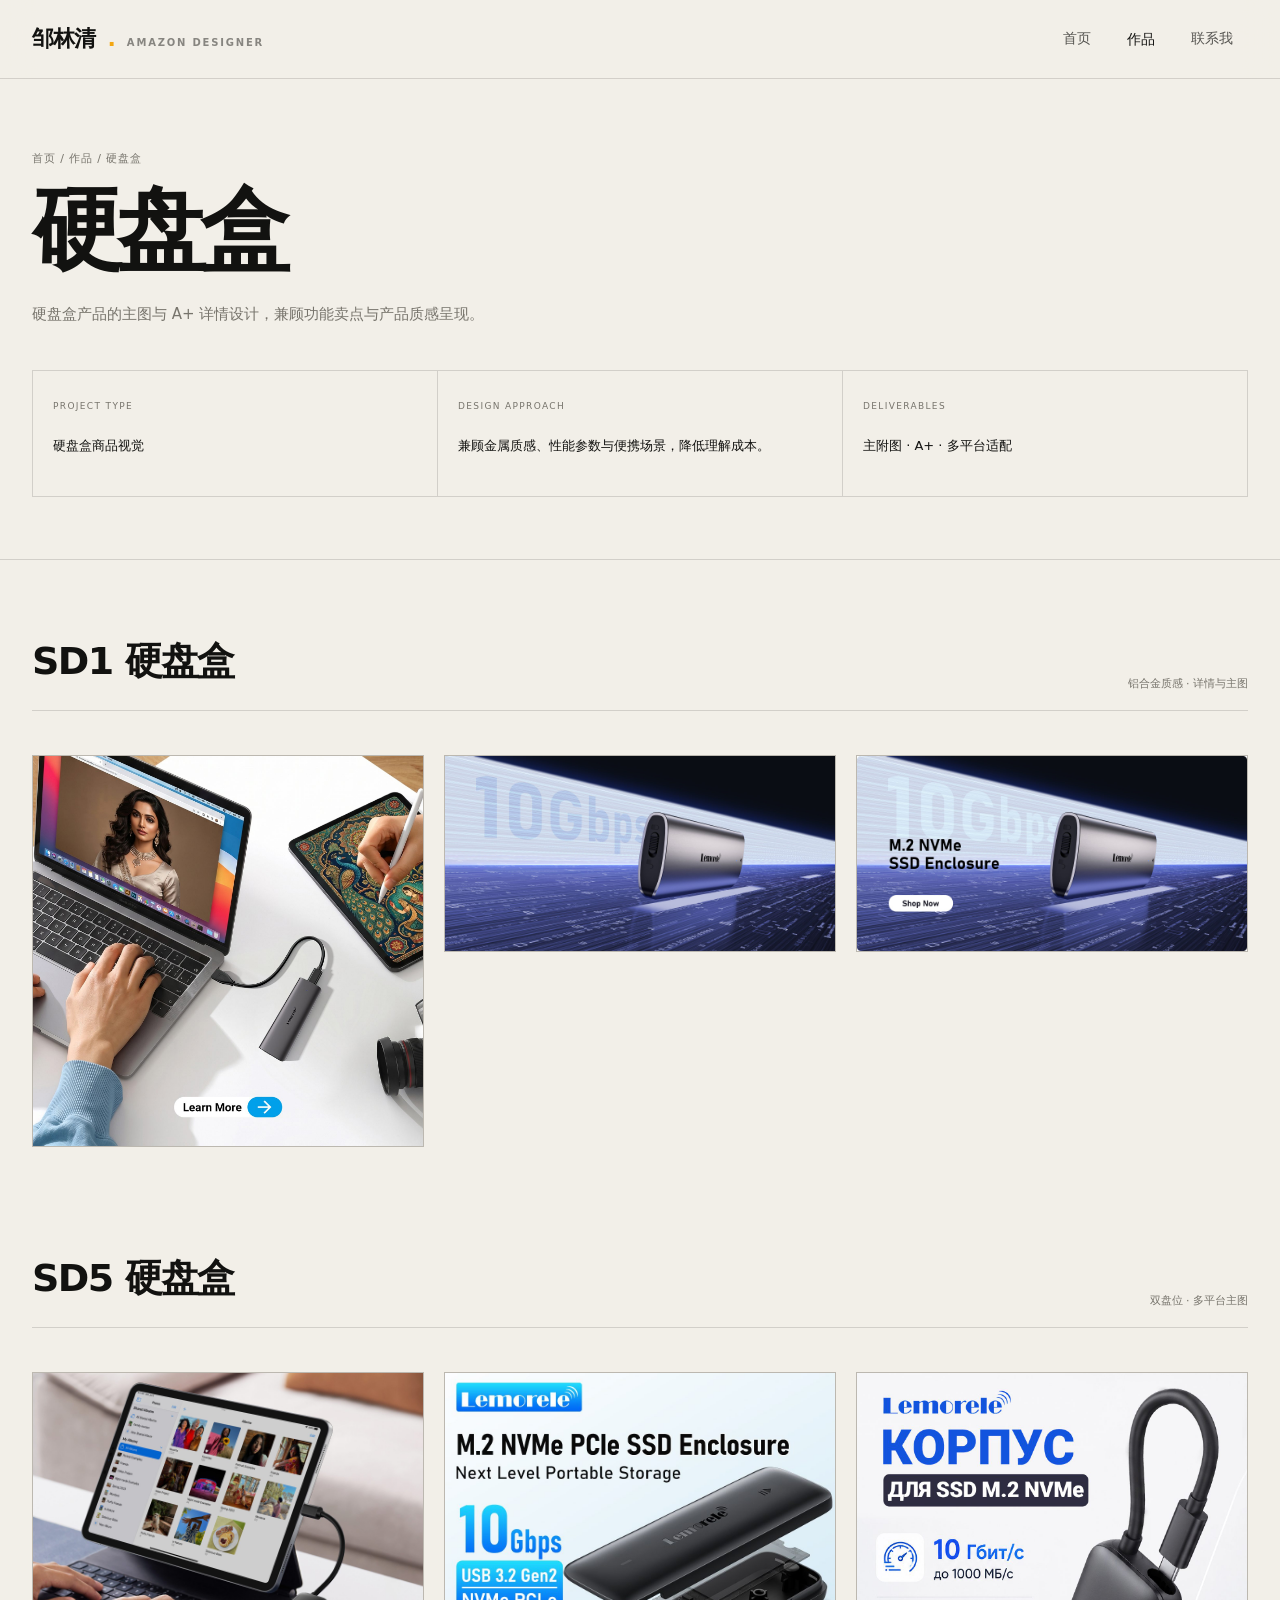
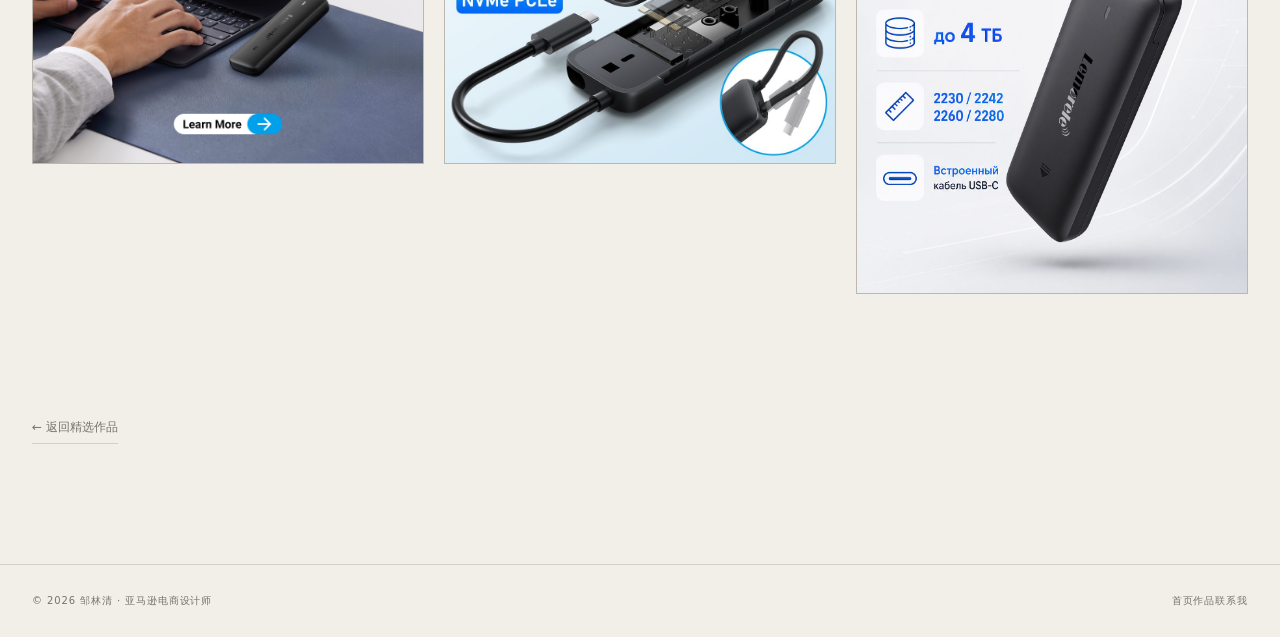
<file: works/enclosure.html>
<!DOCTYPE html>
<html lang="zh-CN">
<head>
<meta charset="UTF-8">
<meta name="viewport" content="width=device-width, initial-scale=1.0">
<meta name="description" content="邹林清 硬盘盒 作品集：硬盘盒产品的主图与 A+ 详情设计，兼顾功能卖点与产品质感呈现。">
<title>硬盘盒 · 邹林清作品集</title>
<link rel="stylesheet" href="../css/style.css?v=40">
</head>
<body>
<header class="nav" id="top"><div class="container nav-inner"><a class="brand" href="../index.html">邹林清<em>.</em><small>AMAZON DESIGNER</small></a><nav class="nav-links"><a class="nav-link" href="../index.html">首页</a><div class="dropdown"><a class="nav-link active" href="../index.html#works">作品</a><div class="dropdown-menu"><a class="dropdown-item" href="../works/docking.html"><span>拓展坞</span><span>↗</span></a><a class="dropdown-item" href="../works/transmission.html"><span>无线图传</span><span>↗</span></a><a class="dropdown-item" href="../works/enclosure.html"><span>硬盘盒</span><span>↗</span></a><a class="dropdown-item" href="../works/projector.html"><span>投影仪</span><span>↗</span></a><a class="dropdown-item" href="../works/car.html"><span>车载</span><span>↗</span></a><a class="dropdown-item" href="../works/store.html"><span>店铺与品牌设计</span><span>↗</span></a><a class="dropdown-item" href="../works/ai.html"><span>AI 场景创作</span><span>↗</span></a></div></div><a class="nav-link" href="../index.html#contact">联系我</a></nav><button class="burger" aria-label="菜单"><span></span><span></span><span></span></button></div></header><div class="mobile-menu"><a class="m-title" href="../index.html">首页</a><a href="../index.html#skills">能力展示</a><a href="../index.html#works">精选作品</a><a class="m-title">作品分类</a><a href="../works/docking.html">拓展坞</a><a href="../works/transmission.html">无线图传</a><a href="../works/enclosure.html">硬盘盒</a><a href="../works/projector.html">投影仪</a><a href="../works/car.html">车载</a><a href="../works/store.html">店铺与品牌设计</a><a href="../works/ai.html">AI 场景创作</a><a class="m-title" href="../index.html#contact">联系我</a></div><main><section class="page-head"><div class="container"><p class="breadcrumb"><a href="../index.html">首页</a> / 作品 / 硬盘盒</p><h1 class="page-title editable" data-edit="enclosure-title">硬盘盒</h1><p class="page-desc editable" data-edit="enclosure-desc">硬盘盒产品的主图与 A+ 详情设计，兼顾功能卖点与产品质感呈现。</p></div></section><section class="page-body"><div class="container"><div class="product reveal"><div class="product-head"><h2 class="editable" data-edit="enclosure-p1-name">SD1 硬盘盒</h2><span class="note editable" data-edit="enclosure-p1-note">铝合金质感 · 详情与主图</span></div><div class="pgrid"><figure class="pitem has-img"><img class="site-img" src="../assets/img/en-sd1-1.jpg" alt="SD1 主图" loading="lazy" data-img="enclosure-img-1"><figcaption class="cap">SD1 主图</figcaption></figure><figure class="pitem has-img"><img class="site-img" src="../assets/img/en-sd1l-1.jpg" alt="SD1L 详情图" loading="lazy" data-img="enclosure-img-2"><figcaption class="cap">SD1L 详情图</figcaption></figure><figure class="pitem has-img"><img class="site-img" src="../assets/img/en-sd1l-2.jpg" alt="SD1L 详情图 2" loading="lazy" data-img="enclosure-img-3"><figcaption class="cap">SD1L 详情图 2</figcaption></figure></div></div><div class="product reveal"><div class="product-head"><h2 class="editable" data-edit="enclosure-p2-name">SD5 硬盘盒</h2><span class="note editable" data-edit="enclosure-p2-note">双盘位 · 多平台主图</span></div><div class="pgrid"><figure class="pitem has-img"><img class="site-img" src="../assets/img/en-sd5-1.jpg" alt="SD5 主视觉" loading="lazy" data-img="enclosure-img-4"><figcaption class="cap">SD5 主视觉</figcaption></figure><figure class="pitem has-img"><img class="site-img" src="../assets/img/en-sd5-2.jpg" alt="SD5 1:1 主图" loading="lazy" data-img="enclosure-img-5"><figcaption class="cap">SD5 1:1 主图</figcaption></figure><figure class="pitem has-img"><img class="site-img" src="../assets/img/en-sd5-ozon.jpg" alt="SD5 Ozon 主图" loading="lazy" data-img="enclosure-img-6"><figcaption class="cap">SD5 Ozon 主图</figcaption></figure></div></div><a class="back-works" href="../index.html#works">← 返回精选作品</a></div></section></main><footer class="footer"><div class="container footer-inner"><span>© 2026 邹林清 · 亚马逊电商设计师</span><nav class="footer-links"><a href="../index.html">首页</a><a href="../index.html#works">作品</a><a href="../index.html#contact">联系我</a></nav></div></footer><div class="lightbox" id="lightbox"><button class="lb-btn lb-close" id="lb-close" aria-label="关闭">✕</button><button class="lb-btn lb-prev" id="lb-prev" aria-label="上一张">‹</button><img id="lb-img" alt=""><button class="lb-btn lb-next" id="lb-next" aria-label="下一张">›</button><div class="cap" id="lb-cap"></div></div><div class="toast" id="toast"></div><button class="edit-btn" id="edit-toggle" type="button" title="自定义编辑">✎ 自定义</button><div class="edit-panel" id="edit-panel"><div class="ep-head">自定义设置<button class="ep-close" id="ep-close" type="button">×</button></div><div class="ep-row"><label for="gap-gallery">图片间距</label><input type="range" id="gap-gallery" min="4" max="72" value="24"><span id="gap-gallery-val">24</span></div><div class="ep-row"><label for="gap-ti">文字与图片间距</label><input type="range" id="gap-ti" min="8" max="120" value="48"><span id="gap-ti-val">48</span></div><button class="ep-reset" id="ep-reset" type="button">恢复默认</button><p class="ep-tip">编辑模式：直接点击文字可修改；点击图片可上传替换；选中文字后用浮窗 A± / 字距± 调整字号与字间距。</p></div><div class="edit-toolbar" id="edit-toolbar"><button type="button" data-adj="fs-">A−</button><button type="button" data-adj="fs+">A+</button><button type="button" data-adj="ls-">字距−</button><button type="button" data-adj="ls+">字距+</button><button type="button" data-adj="reset">恢复</button></div>
  <script src="../js/site-defaults.js?v=40"></script>
  <script src="../js/main.js?v=40"></script>
</body>
</html>
</file>
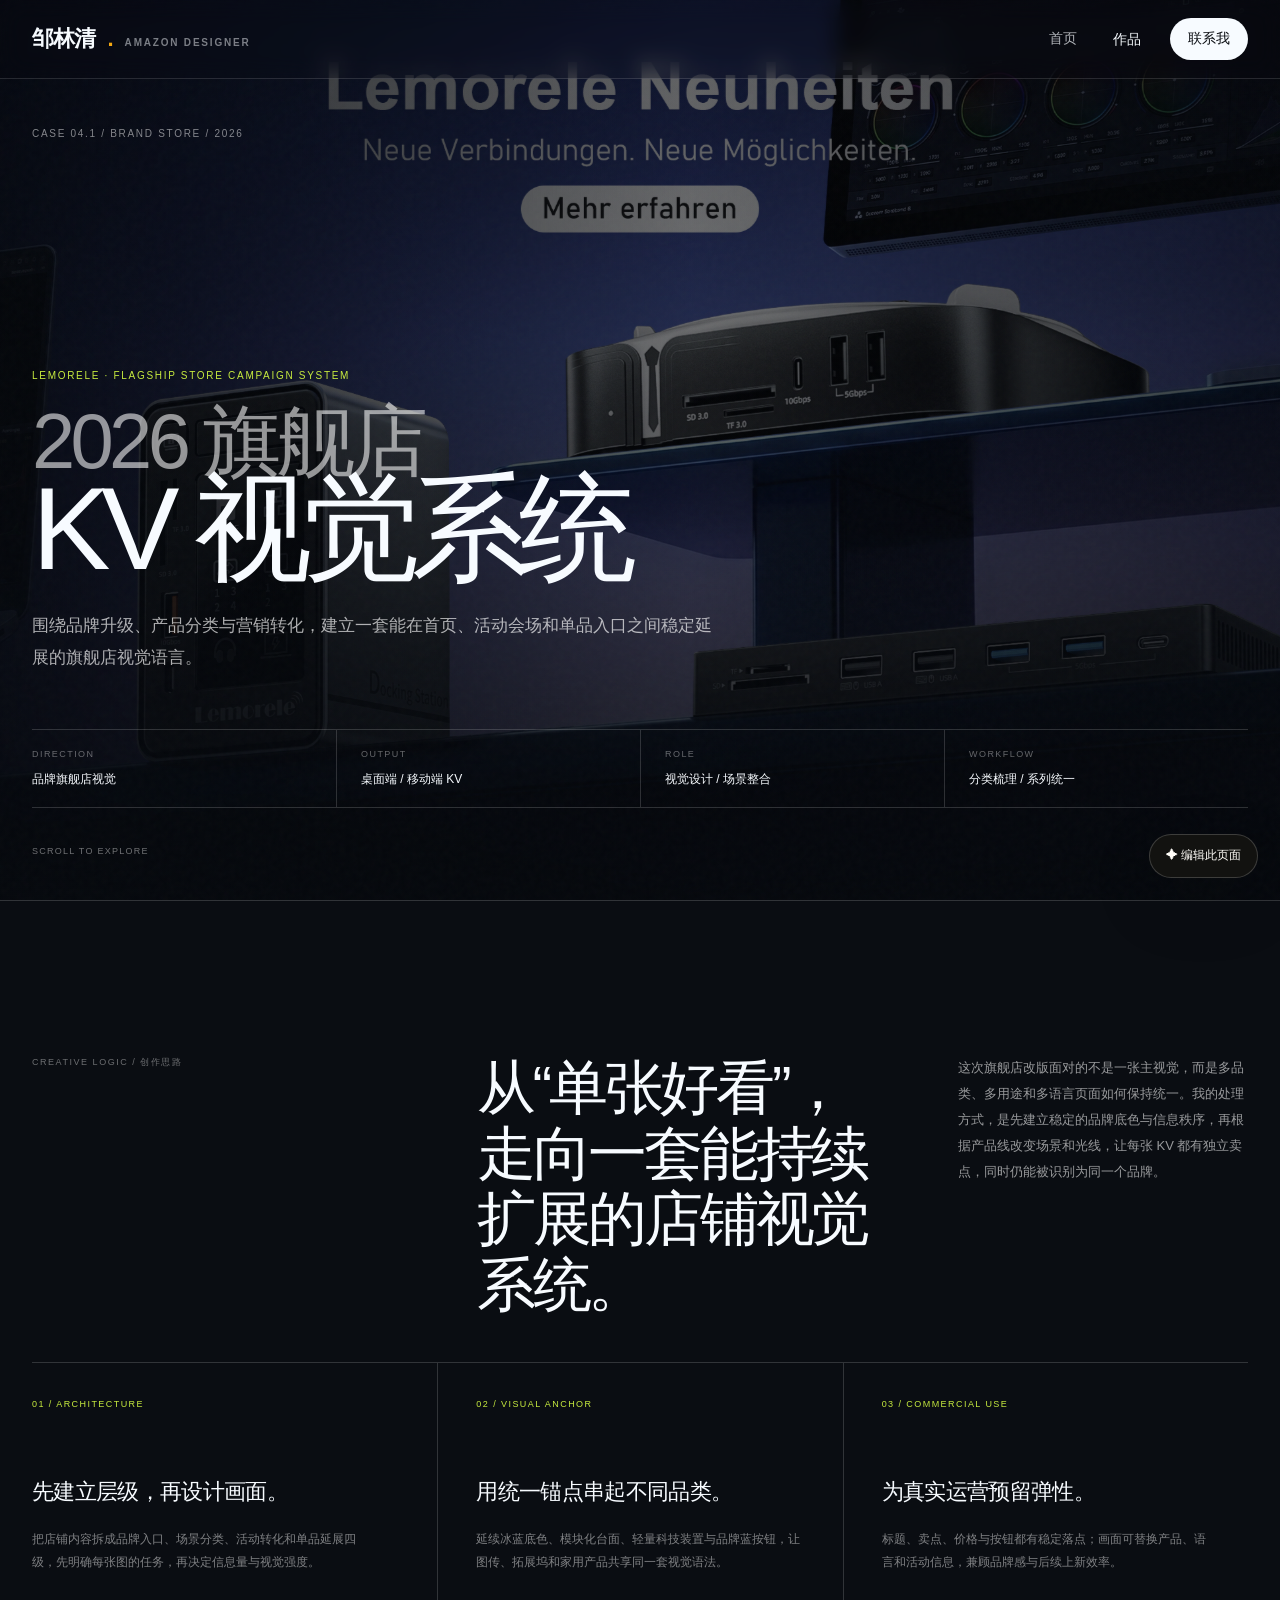
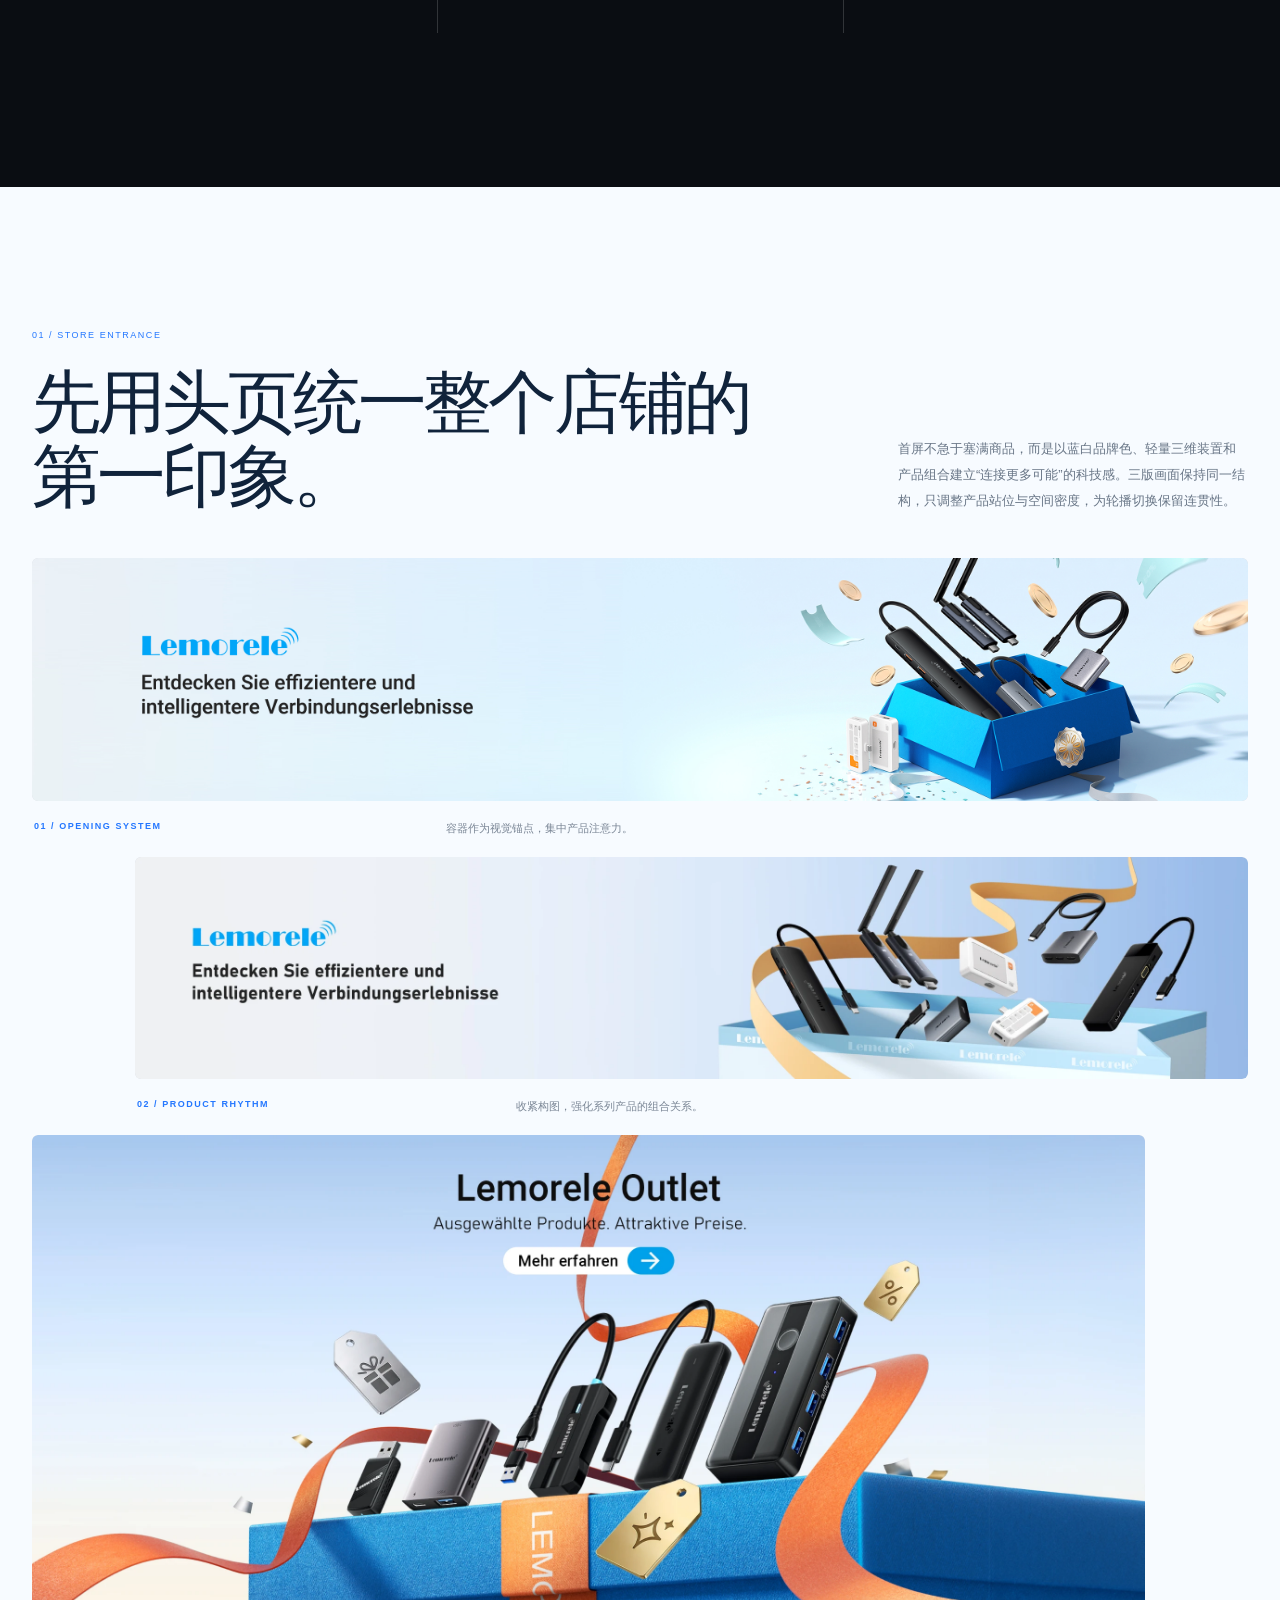
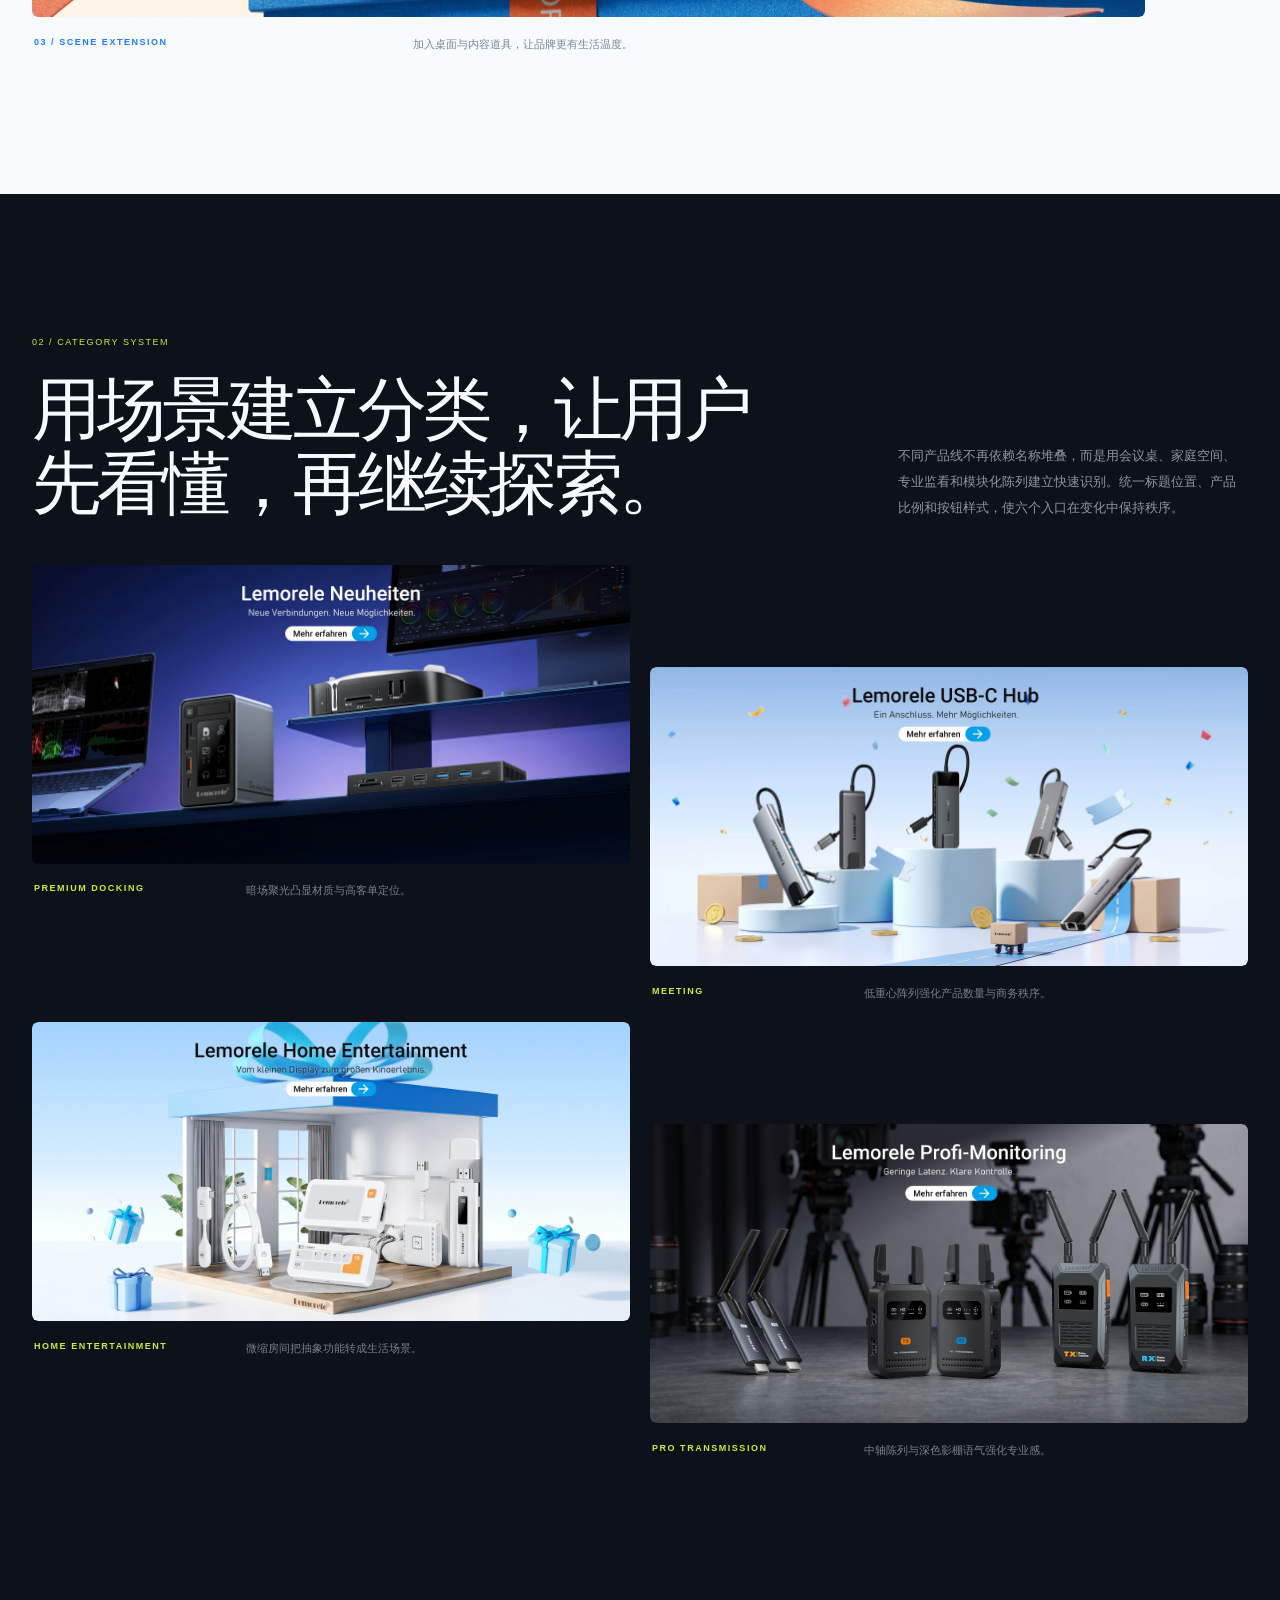
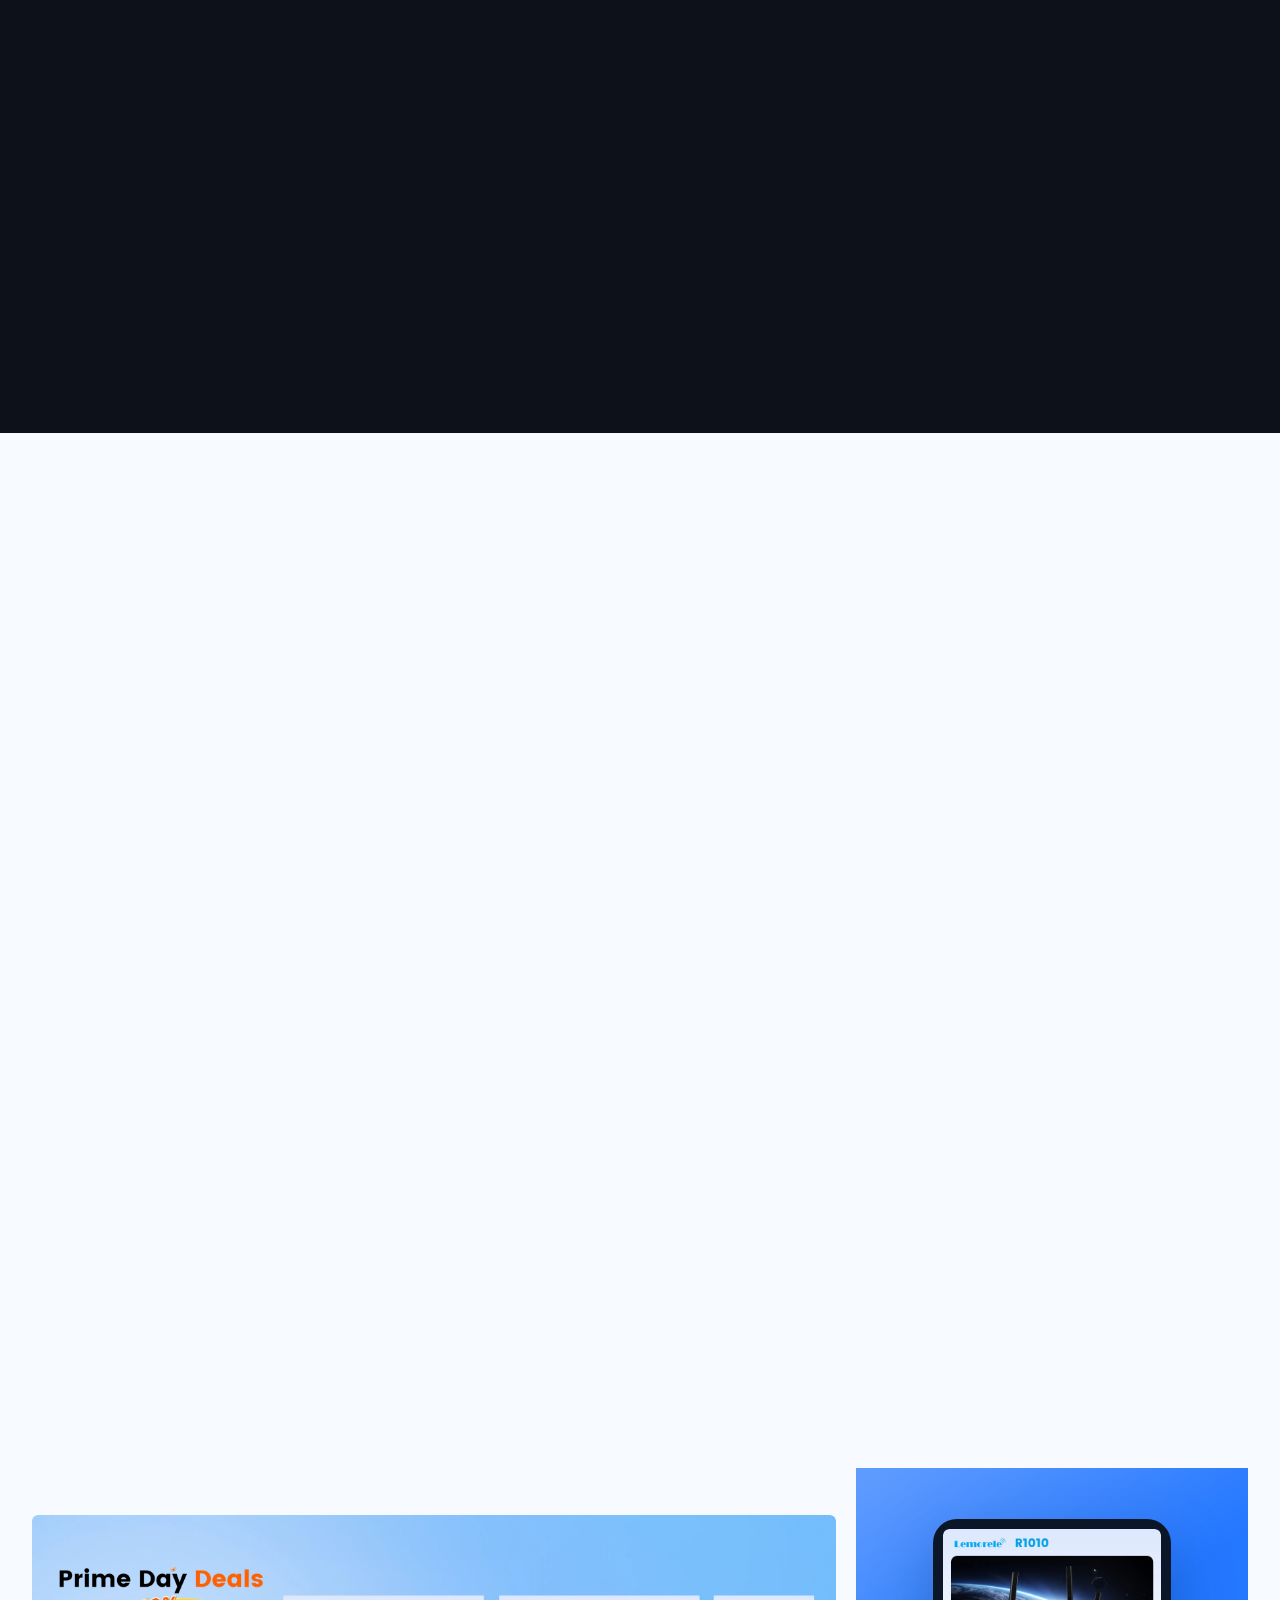
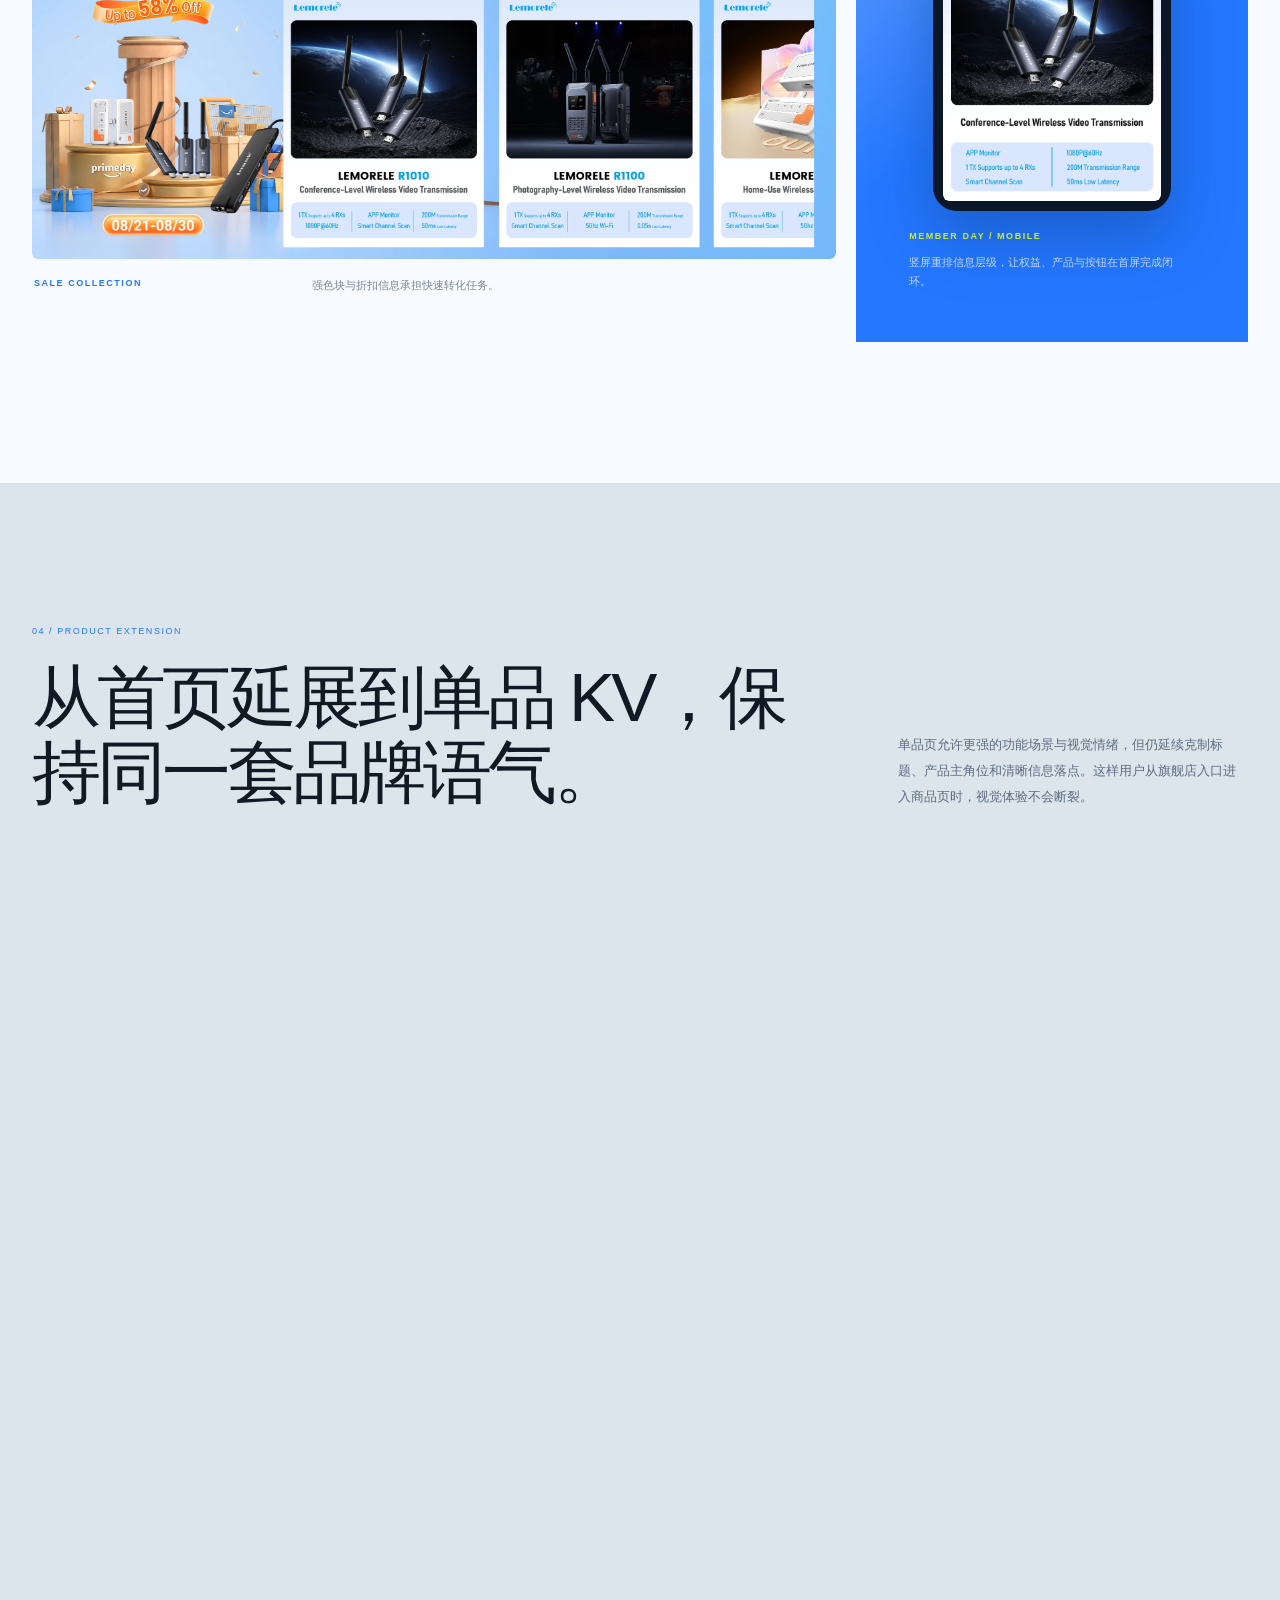
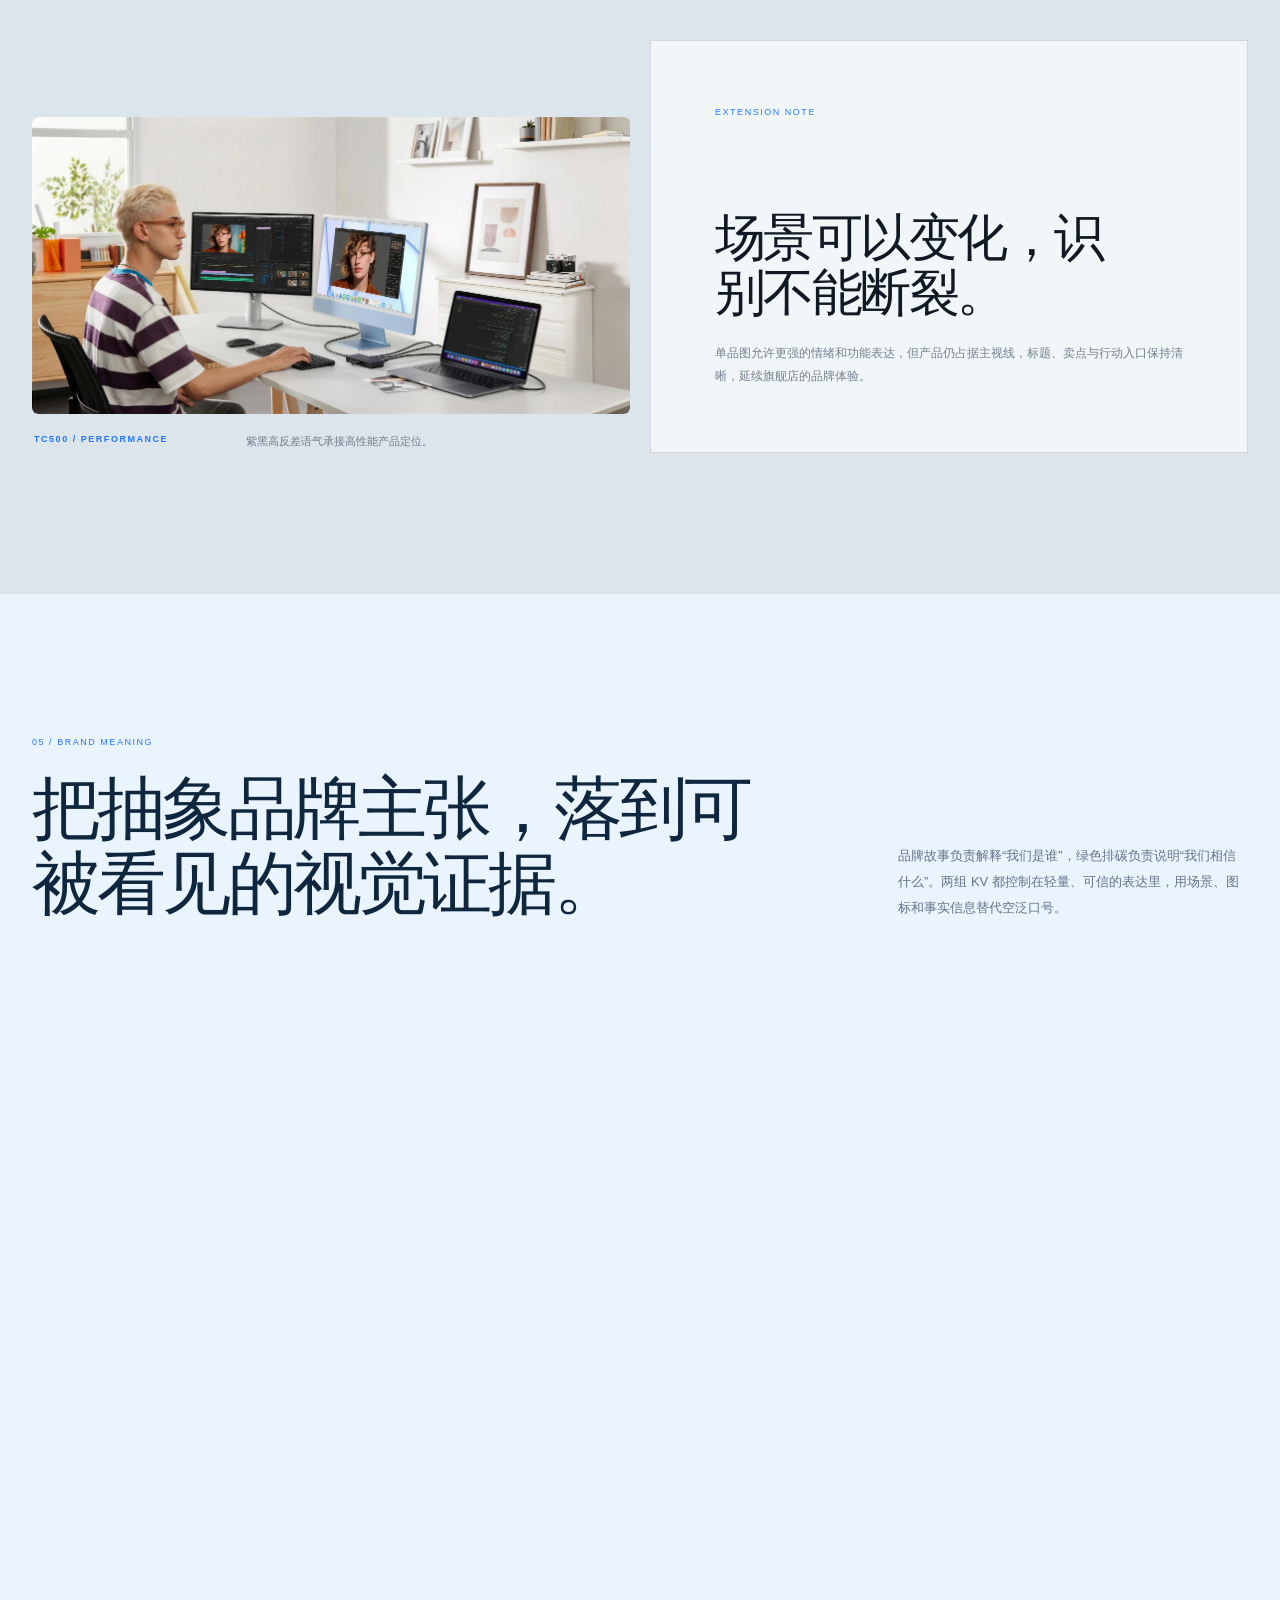
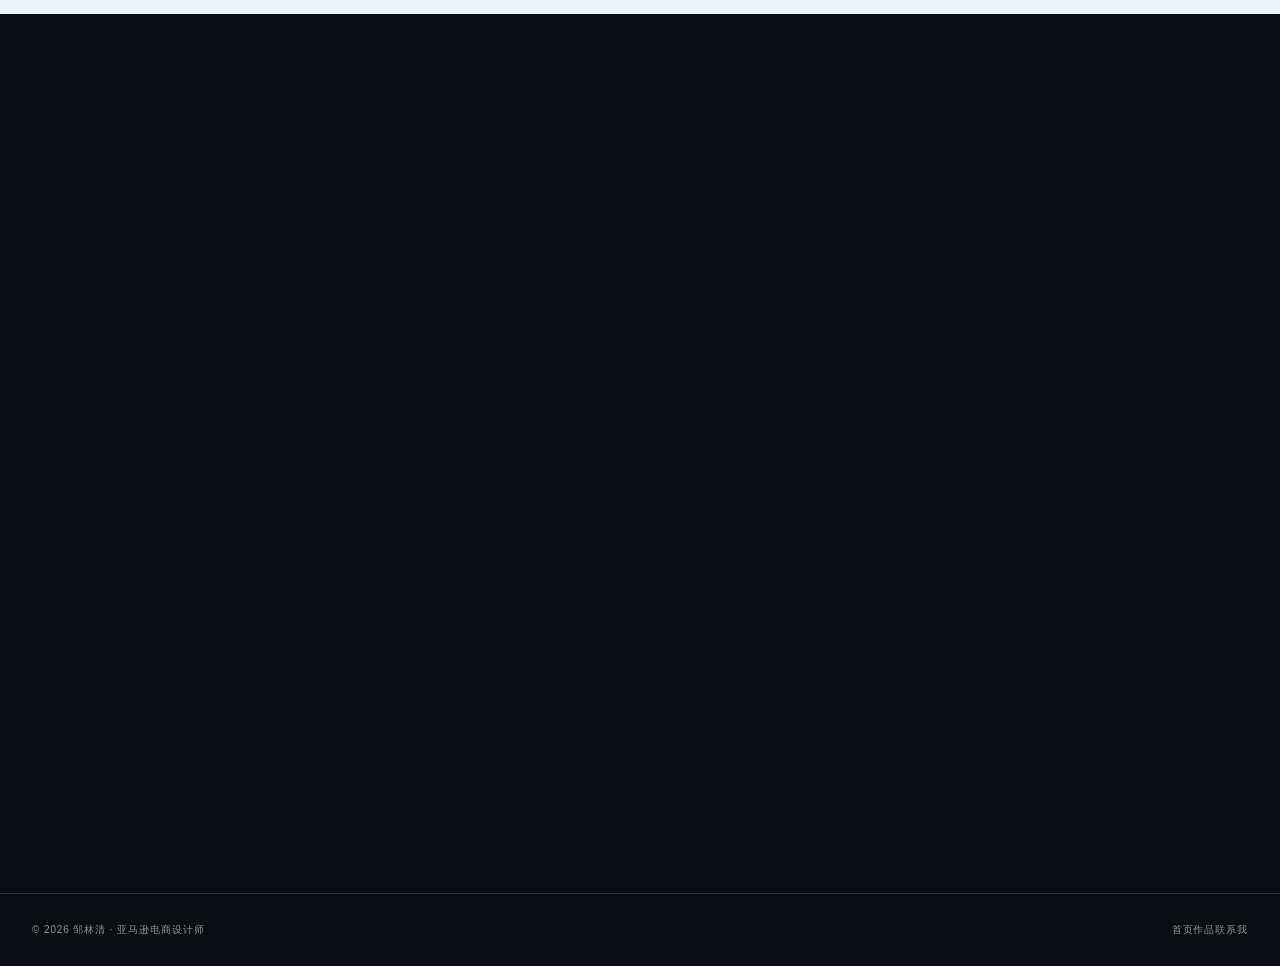
<file: works/kv-2026.html>
<!DOCTYPE html>
<html lang="zh-CN">
<head>
  <meta charset="UTF-8">
  <meta name="viewport" content="width=device-width, initial-scale=1.0">
  <meta name="description" content="邹林清 2026 Lemorele 品牌旗舰店 KV 视觉系统：从店铺入口、品牌价值、产品分类到活动转化与单品场景的完整设计梳理。">
  <title>2026 旗舰店 KV · 邹林清作品集</title>
  <link rel="icon" href="data:,">
  <script>if(new URLSearchParams(location.search).get('embed')==='1')document.documentElement.classList.add('kv-embed');</script>
  <link rel="stylesheet" href="../css/style.css?v=40">
  <link rel="stylesheet" href="../css/kv.css?v=3">
</head>
<body class="kv-page">
  <a class="skip-link" href="#content">跳到主要内容</a>
  <header class="nav" id="top">
    <div class="container nav-inner">
      <a class="brand" href="../index.html">邹林清<em>.</em><small>AMAZON DESIGNER</small></a>
      <nav class="nav-links" aria-label="主导航">
        <a class="nav-link" href="../index.html">首页</a>
        <div class="dropdown">
          <a class="nav-link active" href="../index.html#works">作品</a>
          <div class="dropdown-menu">
            <a class="dropdown-item" href="docking.html"><span>拓展坞</span><span>↗</span></a>
            <a class="dropdown-item" href="transmission.html"><span>无线图传</span><span>↗</span></a>
            <a class="dropdown-item" href="enclosure.html"><span>硬盘盒</span><span>↗</span></a>
            <a class="dropdown-item" href="projector.html"><span>投影仪</span><span>↗</span></a>
            <a class="dropdown-item" href="car.html"><span>车载</span><span>↗</span></a>
            <a class="dropdown-item" href="store.html"><span>店铺与品牌设计</span><span>↗</span></a>
            <a class="dropdown-item active" href="kv-2026.html"><span>2026 旗舰店 KV</span><span>↗</span></a>
            <a class="dropdown-item" href="ai.html"><span>AI 场景创作</span><span>↗</span></a>
          </div>
        </div>
        <a class="nav-link nav-contact" href="../index.html#contact">联系我</a>
      </nav>
      <button class="burger" aria-label="打开菜单" aria-expanded="false"><span></span><span></span><span></span></button>
    </div>
  </header>
  <div class="mobile-menu">
    <a class="m-title" href="../index.html">首页</a><a href="../index.html#works">精选作品</a><a class="m-title">作品分类</a>
    <a href="docking.html">拓展坞</a><a href="transmission.html">无线图传</a><a href="store.html">店铺与品牌设计</a><a href="kv-2026.html">2026 旗舰店 KV</a><a class="m-title" href="../index.html#contact">联系我</a>
  </div>
  <main id="content">
    <section class="kv-hero" aria-labelledby="kv-title">
      <div class="kv-hero-bg" aria-hidden="true"></div>
      <div class="container kv-hero-inner">
        <div class="kv-hero-index">CASE 04.1 / BRAND STORE / 2026</div>
        <div class="kv-hero-copy">
          <p class="kv-eyebrow">LEMORELE · FLAGSHIP STORE CAMPAIGN SYSTEM</p>
          <h1 id="kv-title"><span>2026 旗舰店</span>KV 视觉系统</h1>
          <p class="kv-lead">围绕品牌升级、产品分类与营销转化，建立一套能在首页、活动会场和单品入口之间稳定延展的旗舰店视觉语言。</p>
        </div>
        <dl class="kv-meta">
          <div><dt>Direction</dt><dd>品牌旗舰店视觉</dd></div>
          <div><dt>Output</dt><dd>桌面端 / 移动端 KV</dd></div>
          <div><dt>Role</dt><dd>视觉设计 / 场景整合</dd></div>
          <div><dt>Workflow</dt><dd>分类梳理 / 系列统一</dd></div>
        </dl>
        <a class="kv-scroll" href="#logic"><span>SCROLL TO EXPLORE</span><i>↓</i></a>
      </div>
    </section>

    <section class="kv-logic" id="logic">
      <div class="container">
        <div class="kv-intro reveal">
          <p class="kv-kicker">CREATIVE LOGIC / 创作思路</p>
          <h2>从“单张好看”，走向一套能持续扩展的店铺视觉系统。</h2>
          <p>这次旗舰店改版面对的不是一张主视觉，而是多品类、多用途和多语言页面如何保持统一。我的处理方式，是先建立稳定的品牌底色与信息秩序，再根据产品线改变场景和光线，让每张 KV 都有独立卖点，同时仍能被识别为同一个品牌。</p>
        </div>
        <div class="kv-principles">
          <article class="reveal"><span>01 / ARCHITECTURE</span><h3>先建立层级，再设计画面。</h3><p>把店铺内容拆成品牌入口、场景分类、活动转化和单品延展四级，先明确每张图的任务，再决定信息量与视觉强度。</p></article>
          <article class="reveal"><span>02 / VISUAL ANCHOR</span><h3>用统一锚点串起不同品类。</h3><p>延续冰蓝底色、模块化台面、轻量科技装置与品牌蓝按钮，让图传、拓展坞和家用产品共享同一套视觉语法。</p></article>
          <article class="reveal"><span>03 / COMMERCIAL USE</span><h3>为真实运营预留弹性。</h3><p>标题、卖点、价格与按钮都有稳定落点；画面可替换产品、语言和活动信息，兼顾品牌感与后续上新效率。</p></article>
        </div>
      </div>
    </section>

    <section class="kv-chapter kv-chapter--light">
      <div class="container">
        <header class="kv-chapter-head reveal">
          <div><span>01 / STORE ENTRANCE</span><h2>先用头页统一整个店铺的第一印象。</h2></div>
          <p>首屏不急于塞满商品，而是以蓝白品牌色、轻量三维装置和产品组合建立“连接更多可能”的科技感。三版画面保持同一结构，只调整产品站位与空间密度，为轮播切换保留连贯性。</p>
        </header>
        <div class="kv-triptych">
          <figure class="kv-frame reveal"><img class="site-img js-lightbox" data-img="kv-2026-image-01" src="../assets/img/kv-2026/hero-01.jpg" data-src="../assets/img/kv-2026/hero-01.jpg" alt="旗舰店头页方案一：产品从蓝色容器中展开" loading="eager"><figcaption><b>01 / OPENING SYSTEM</b><span>容器作为视觉锚点，集中产品注意力。</span></figcaption></figure>
          <figure class="kv-frame reveal"><img class="site-img js-lightbox" data-img="kv-2026-image-02" src="../assets/img/editor-defaults/kv-2026-image-02.webp" data-src="../assets/img/editor-defaults/kv-2026-image-02.webp" alt="旗舰店头页方案二：产品组合与品牌主张" loading="lazy"><figcaption><b>02 / PRODUCT RHYTHM</b><span>收紧构图，强化系列产品的组合关系。</span></figcaption></figure>
          <figure class="kv-frame reveal"><img class="site-img js-lightbox" data-img="kv-2026-image-03" src="../assets/img/editor-defaults/kv-2026-image-03.webp" data-src="../assets/img/editor-defaults/kv-2026-image-03.webp" alt="旗舰店头页方案三：场景化产品组合" loading="lazy"><figcaption><b>03 / SCENE EXTENSION</b><span>加入桌面与内容道具，让品牌更有生活温度。</span></figcaption></figure>
        </div>
      </div>
    </section>

    <section class="kv-chapter kv-chapter--dark">
      <div class="container">
        <header class="kv-chapter-head reveal">
          <div><span>02 / CATEGORY SYSTEM</span><h2>用场景建立分类，让用户先看懂，再继续探索。</h2></div>
          <p>不同产品线不再依赖名称堆叠，而是用会议桌、家庭空间、专业监看和模块化陈列建立快速识别。统一标题位置、产品比例和按钮样式，使六个入口在变化中保持秩序。</p>
        </header>
        <div class="kv-category-grid">
          <figure class="kv-frame reveal"><img class="site-img js-lightbox" data-img="kv-2026-image-06" src="../assets/img/editor-defaults/kv-2026-image-06.webp" data-src="../assets/img/editor-defaults/kv-2026-image-06.webp" alt="高客单拓展坞新品分类 KV" loading="lazy"><figcaption><b>PREMIUM DOCKING</b><span>暗场聚光凸显材质与高客单定位。</span></figcaption></figure>
          <figure class="kv-frame reveal"><img class="site-img js-lightbox" data-img="kv-2026-image-07" src="../assets/img/editor-defaults/kv-2026-image-07.webp" data-src="../assets/img/editor-defaults/kv-2026-image-07.webp" alt="会议办公产品系列 KV" loading="lazy"><figcaption><b>MEETING</b><span>低重心阵列强化产品数量与商务秩序。</span></figcaption></figure>
          <figure class="kv-frame reveal"><img class="site-img js-lightbox" data-img="kv-2026-image-08" src="../assets/img/kv-2026/home.jpg" data-src="../assets/img/kv-2026/home.jpg" alt="家庭娱乐产品系列 KV" loading="lazy"><figcaption><b>HOME ENTERTAINMENT</b><span>微缩房间把抽象功能转成生活场景。</span></figcaption></figure>
          <figure class="kv-frame reveal"><img class="site-img js-lightbox" data-img="kv-2026-image-09" src="../assets/img/kv-2026/pro-transmission.jpg" data-src="../assets/img/kv-2026/pro-transmission.jpg" alt="专业图传产品系列 KV" loading="lazy"><figcaption><b>PRO TRANSMISSION</b><span>中轴陈列与深色影棚语气强化专业感。</span></figcaption></figure>
          <figure class="kv-frame reveal"><img class="site-img js-lightbox" data-img="kv-2026-image-10" src="../assets/img/editor-defaults/kv-2026-image-10.webp" data-src="../assets/img/editor-defaults/kv-2026-image-10.webp" alt="更多产品系列 KV" loading="lazy"><figcaption><b>MORE PRODUCTS</b><span>以留白和漂浮模块承接长尾品类。</span></figcaption></figure>
          <figure class="kv-note-card reveal"><span>SYSTEM NOTE</span><strong data-edit="kv-2026-category-note-title">不同的使用场景，不同的场景氛围。</strong><p>稳定标题区、产品视觉中心和行动按钮；将颜色、道具与光线作为可变层，从而提升后续上新与多语言适配效率。</p></figure>
        </div>
      </div>
    </section>

    <section class="kv-chapter kv-chapter--light">
      <div class="container">
        <header class="kv-chapter-head reveal">
          <div><span>03 / CAMPAIGN CONVERSION</span><h2>活动图不是装饰，而是店铺里的转化节点。</h2></div>
          <p>主推款强调场景价值，折扣合集强调价格与选择效率，会员日则强化权益感。三种任务采用不同信息密度，但都保留清晰标题、聚焦产品和明确行动入口。</p>
        </header>
        <figure class="kv-frame kv-feature reveal"><img class="site-img js-lightbox" data-img="kv-2026-image-11" src="../assets/img/editor-defaults/kv-2026-image-11.webp" data-src="../assets/img/editor-defaults/kv-2026-image-11.webp" alt="TC96 主推产品活动 KV" loading="lazy"><figcaption><b>FEATURED PRODUCT / TC96</b><span>用真实创作场景把“连接设备”转译为“提升工作效率”。</span></figcaption></figure>
        <div class="kv-campaign-grid">
          <figure class="kv-frame reveal"><img class="site-img js-lightbox" data-img="kv-2026-image-12" src="../assets/img/editor-defaults/kv-2026-image-12.webp" data-src="../assets/img/editor-defaults/kv-2026-image-12.webp" alt="折扣产品合集活动 KV" loading="lazy"><figcaption><b>SALE COLLECTION</b><span>强色块与折扣信息承担快速转化任务。</span></figcaption></figure>
          <figure class="kv-phone reveal"><div><img class="site-img js-lightbox" data-img="kv-2026-image-13" src="../assets/img/editor-defaults/kv-2026-image-13.webp" data-src="../assets/img/editor-defaults/kv-2026-image-13.webp" alt="会员日移动端活动页面" loading="lazy"></div><figcaption><b>MEMBER DAY / MOBILE</b><span>竖屏重排信息层级，让权益、产品与按钮在首屏完成闭环。</span></figcaption></figure>
        </div>
      </div>
    </section>

    <section class="kv-chapter kv-chapter--neutral">
      <div class="container">
        <header class="kv-chapter-head reveal">
          <div><span>04 / PRODUCT EXTENSION</span><h2>从首页延展到单品 KV，保持同一套品牌语气。</h2></div>
          <p>单品页允许更强的功能场景与视觉情绪，但仍延续克制标题、产品主角位和清晰信息落点。这样用户从旗舰店入口进入商品页时，视觉体验不会断裂。</p>
        </header>
        <div class="kv-extension-grid">
          <figure class="kv-frame reveal"><img class="site-img js-lightbox" data-img="kv-2026-image-14" src="../assets/img/editor-defaults/kv-2026-image-14.webp" data-src="../assets/img/editor-defaults/kv-2026-image-14.webp" alt="R1000 专业图传单品 KV" loading="lazy"><figcaption><b>R1000 / PROFESSIONAL</b><span>演出现场与信号路径强化专业传输价值。</span></figcaption></figure>
          <figure class="kv-frame reveal"><img class="site-img js-lightbox" data-img="kv-2026-image-15" src="../assets/img/kv-2026/r1010-scene.jpg" data-src="../assets/img/kv-2026/r1010-scene.jpg" alt="R1010 场景化单品 KV" loading="lazy"><figcaption><b>R1010 / CREATION</b><span>以拍摄现场说明创作者工作流。</span></figcaption></figure>
          <figure class="kv-frame reveal"><img class="site-img js-lightbox" data-img="kv-2026-image-16" src="../assets/img/kv-2026/p400-scene.jpg" data-src="../assets/img/kv-2026/p400-scene.jpg" alt="P400 家用场景单品 KV" loading="lazy"><figcaption><b>P400 / HOME</b><span>一分为二的使用场景直观表达同屏能力。</span></figcaption></figure>
          <figure class="kv-frame reveal"><img class="site-img js-lightbox" data-img="kv-2026-image-17" src="../assets/img/editor-defaults/kv-2026-image-17.webp" data-src="../assets/img/editor-defaults/kv-2026-image-17.webp" alt="SD 系列产品广告 KV" loading="lazy"><figcaption><b>SD SERIES / SPEED</b><span>动态光线与悬浮阵列建立速度感。</span></figcaption></figure>
          <figure class="kv-frame reveal"><img class="site-img js-lightbox" data-img="kv-2026-image-18" src="../assets/img/editor-defaults/kv-2026-image-18.webp" data-src="../assets/img/editor-defaults/kv-2026-image-18.webp" alt="TC500 视频封面 KV" loading="lazy"><figcaption><b>TC500 / PERFORMANCE</b><span>紫黑高反差语气承接高性能产品定位。</span></figcaption></figure>
          <figure class="kv-note-card kv-note-card--light reveal"><span>EXTENSION NOTE</span><strong>场景可以变化，识别不能断裂。</strong><p>单品图允许更强的情绪和功能表达，但产品仍占据主视线，标题、卖点与行动入口保持清晰，延续旗舰店的品牌体验。</p></figure>
        </div>
      </div>
    </section>

    <section class="kv-chapter kv-chapter--blue">
      <div class="container">
        <header class="kv-chapter-head reveal">
          <div><span>05 / BRAND MEANING</span><h2>把抽象品牌主张，落到可被看见的视觉证据。</h2></div>
          <p>品牌故事负责解释“我们是谁”，绿色排碳负责说明“我们相信什么”。两组 KV 都控制在轻量、可信的表达里，用场景、图标和事实信息替代空泛口号。</p>
        </header>
        <div class="kv-duo">
          <figure class="kv-frame reveal"><img class="site-img js-lightbox" data-img="kv-2026-image-04" src="../assets/img/editor-defaults/kv-2026-image-04.webp" data-src="../assets/img/editor-defaults/kv-2026-image-04.webp" alt="Lemorele 品牌故事 KV" loading="lazy"><figcaption><b>BRAND STORY</b><span>用产品生态与应用缩略图构建品牌能力全景。</span></figcaption></figure>
          <figure class="kv-frame reveal"><img class="site-img js-lightbox" data-img="kv-2026-image-05" src="../assets/img/kv-2026/sustainability.jpg" data-src="../assets/img/kv-2026/sustainability.jpg" alt="绿色排碳品牌价值 KV" loading="lazy"><figcaption><b>SUSTAINABILITY</b><span>自然景观承接数据表达，平衡科技感与责任感。</span></figcaption></figure>
        </div>
        <div class="kv-palette reveal" aria-label="品牌视觉关键词">
          <span><i style="--swatch:#ecf5ff"></i>冰蓝底色</span><span><i style="--swatch:#2477ff"></i>品牌蓝</span><span><i style="--swatch:#c8ec3f"></i>绿色点缀</span><span><i style="--swatch:#111722"></i>深色对比</span>
        </div>
      </div>
    </section>

    <section class="kv-conclusion">
      <div class="container">
        <p class="kv-kicker reveal">DESIGN OUTCOME / 项目总结</p>
        <div class="kv-conclusion-grid reveal">
          <h2>一套视觉骨架，连接品牌、品类与每一次活动沟通。</h2>
          <p>这套旗舰店 KV 的重点不在于统一成同一张脸，而在于建立可复用的设计判断：品牌入口要克制，分类入口要清楚，活动页面要有转化力，单品场景要说清价值。最终让不同时间、不同产品和不同语言的内容，都能持续生长在同一套品牌系统中。</p>
        </div>
        <div class="kv-next reveal">
          <a href="store.html"><span>BACK / 店铺与品牌设计</span><b>返回完整店铺项目 ←</b></a>
          <a href="ai.html"><span>NEXT CASE / AI SCENE</span><b>AI 场景创作 →</b></a>
        </div>
      </div>
    </section>
  </main>

  <footer class="footer kv-footer"><div class="container footer-inner"><span>© 2026 邹林清 · 亚马逊电商设计师</span><nav class="footer-links"><a href="../index.html">首页</a><a href="../index.html#works">作品</a><a href="../index.html#contact">联系我</a></nav></div></footer>
  <div class="lightbox" id="lightbox" aria-hidden="true"><button class="lb-btn lb-close" id="lb-close" aria-label="关闭">✕</button><button class="lb-btn lb-prev" id="lb-prev" aria-label="上一张">‹</button><img id="lb-img" alt=""><button class="lb-btn lb-next" id="lb-next" aria-label="下一张">›</button><div class="cap" id="lb-cap"></div></div>
  <div class="toast" id="toast"></div>
  <script src="../js/kv-editor.js?v=3"></script>
  <script src="../js/site-defaults.js?v=40"></script>
  <script src="../js/main.js?v=40"></script>
</body>
</html>
</file>
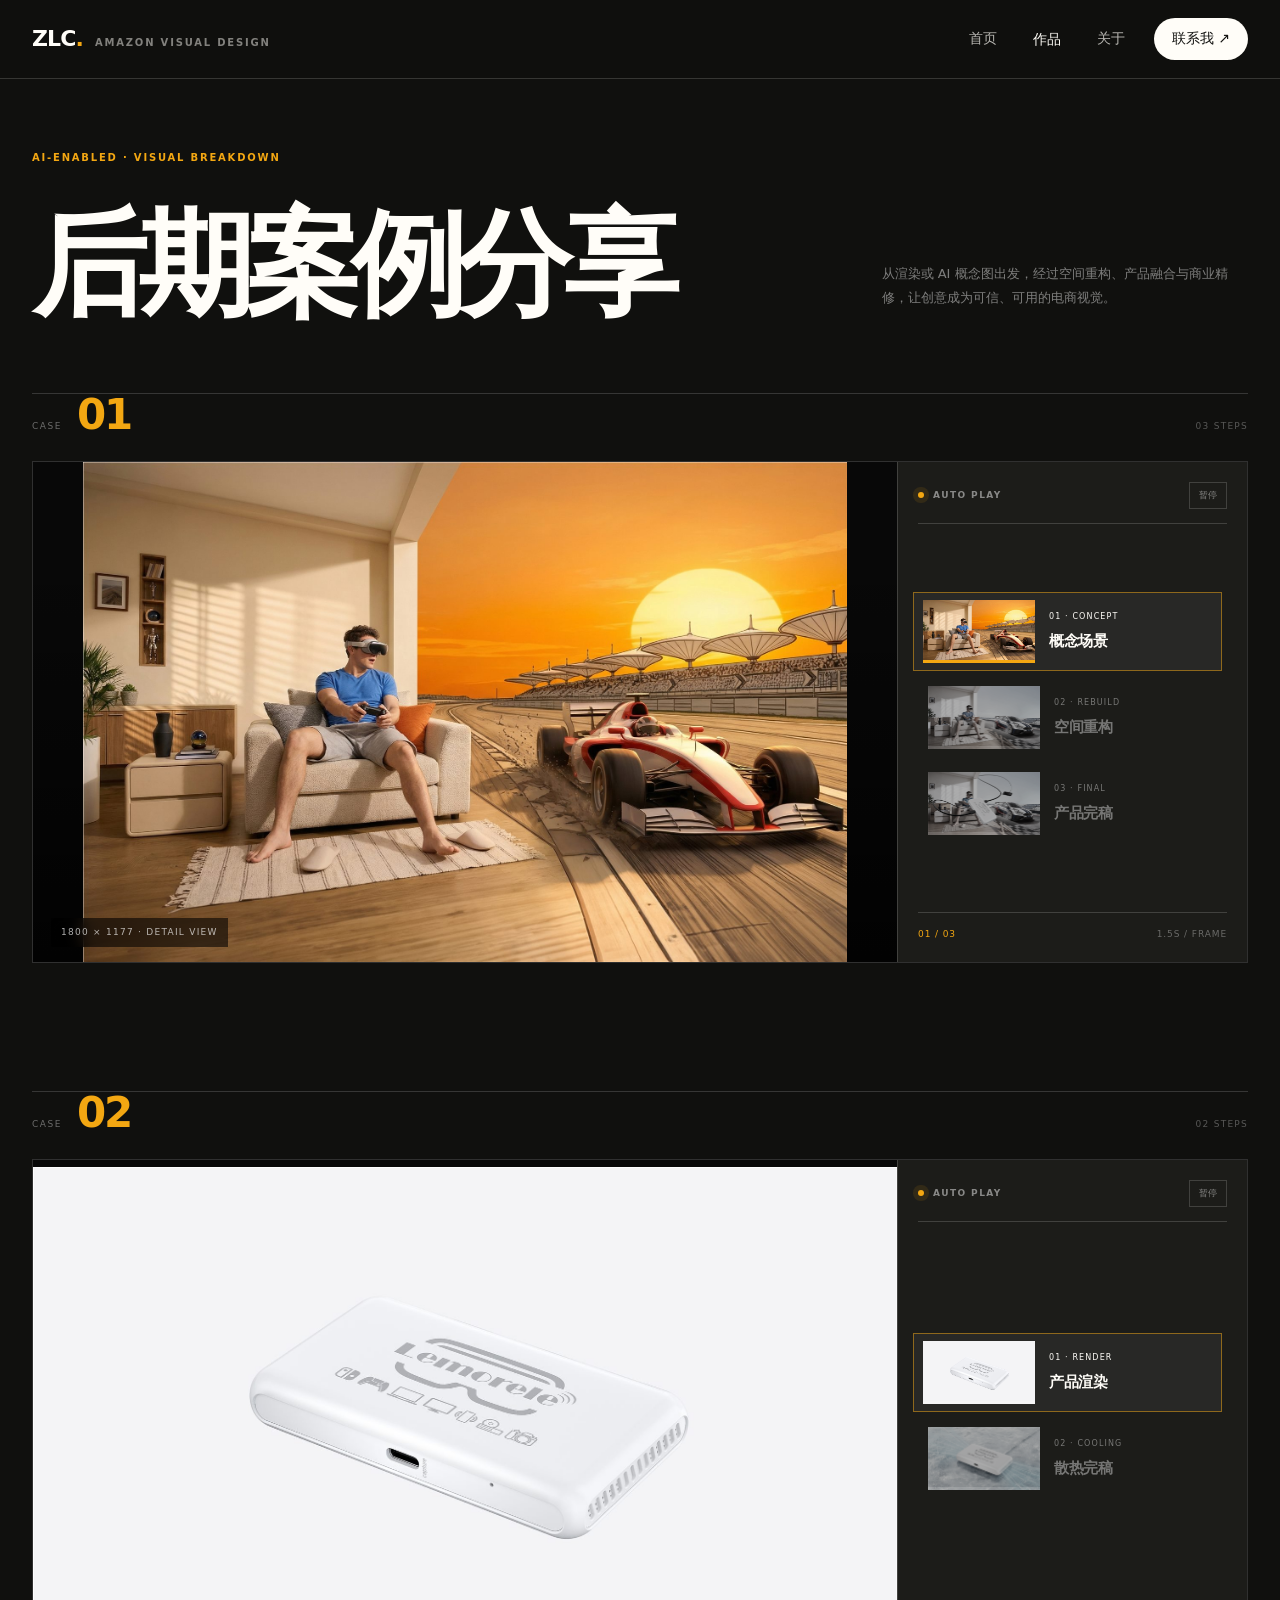
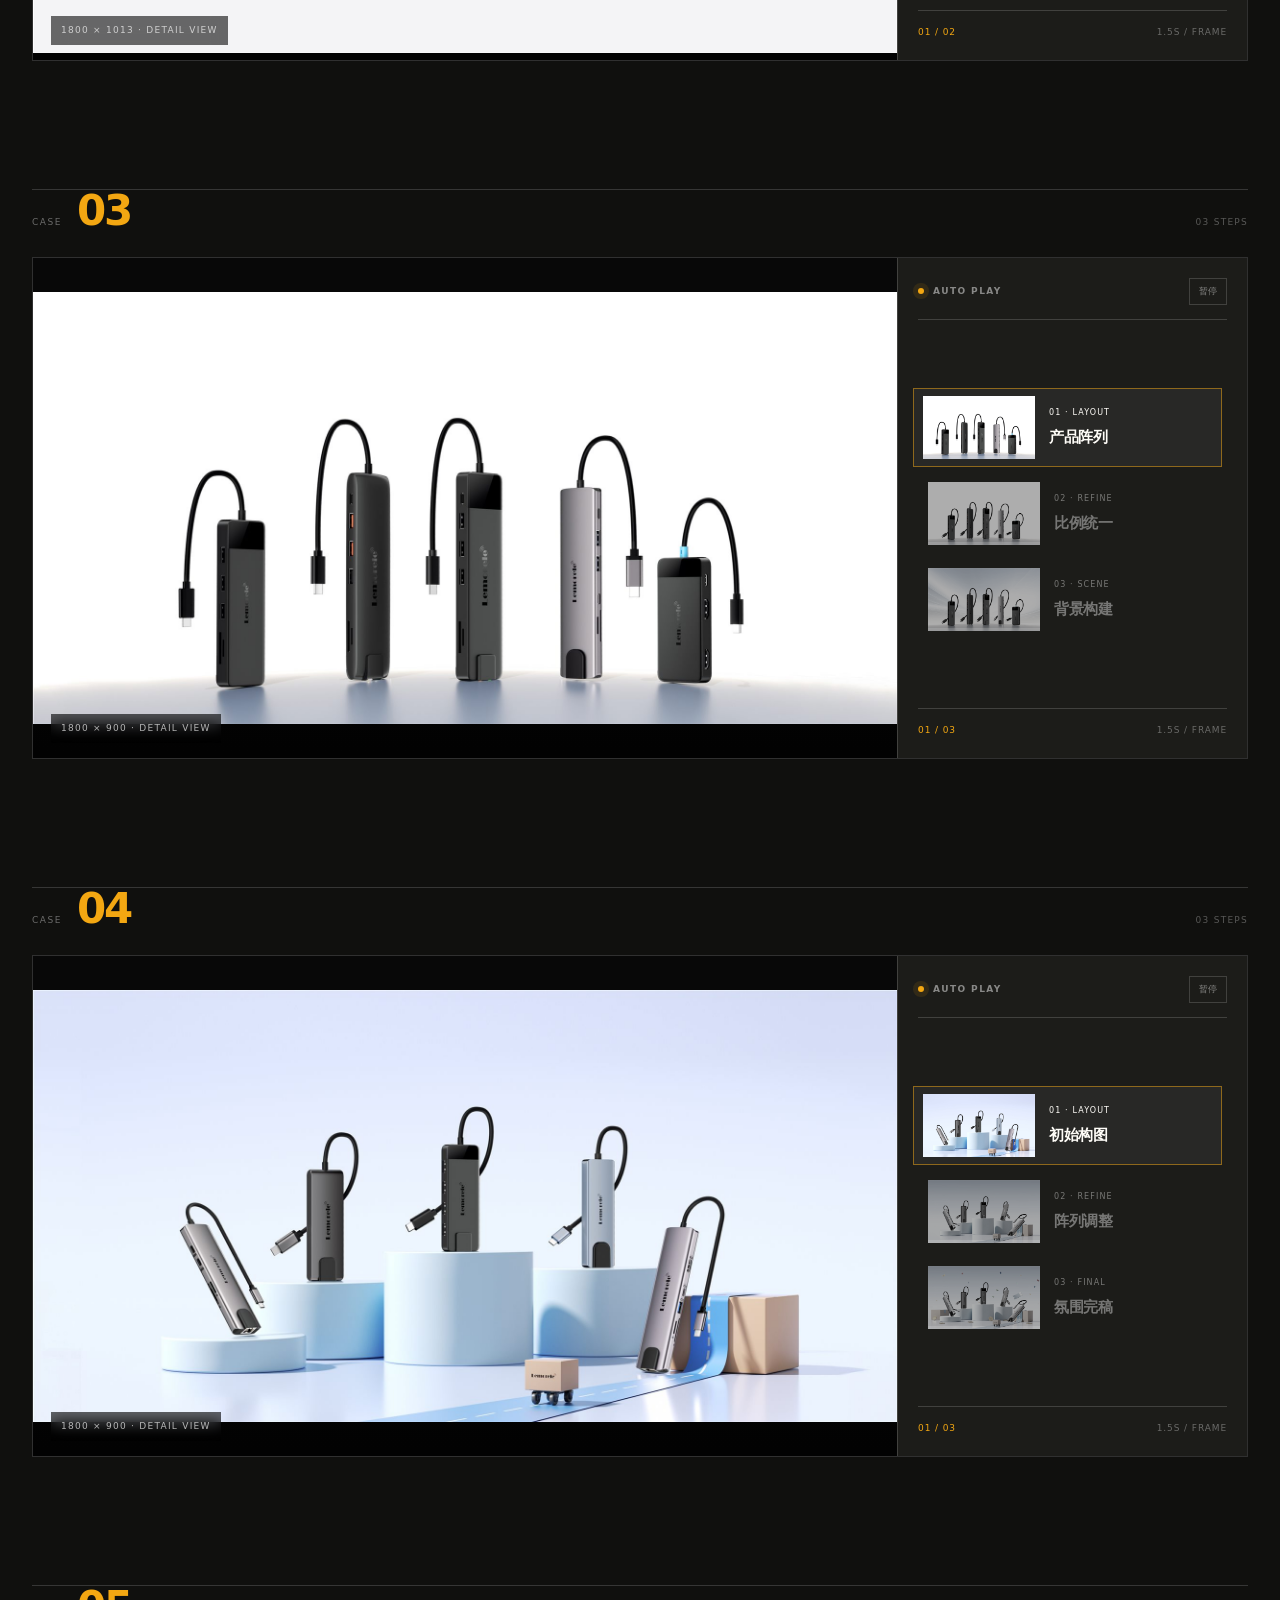
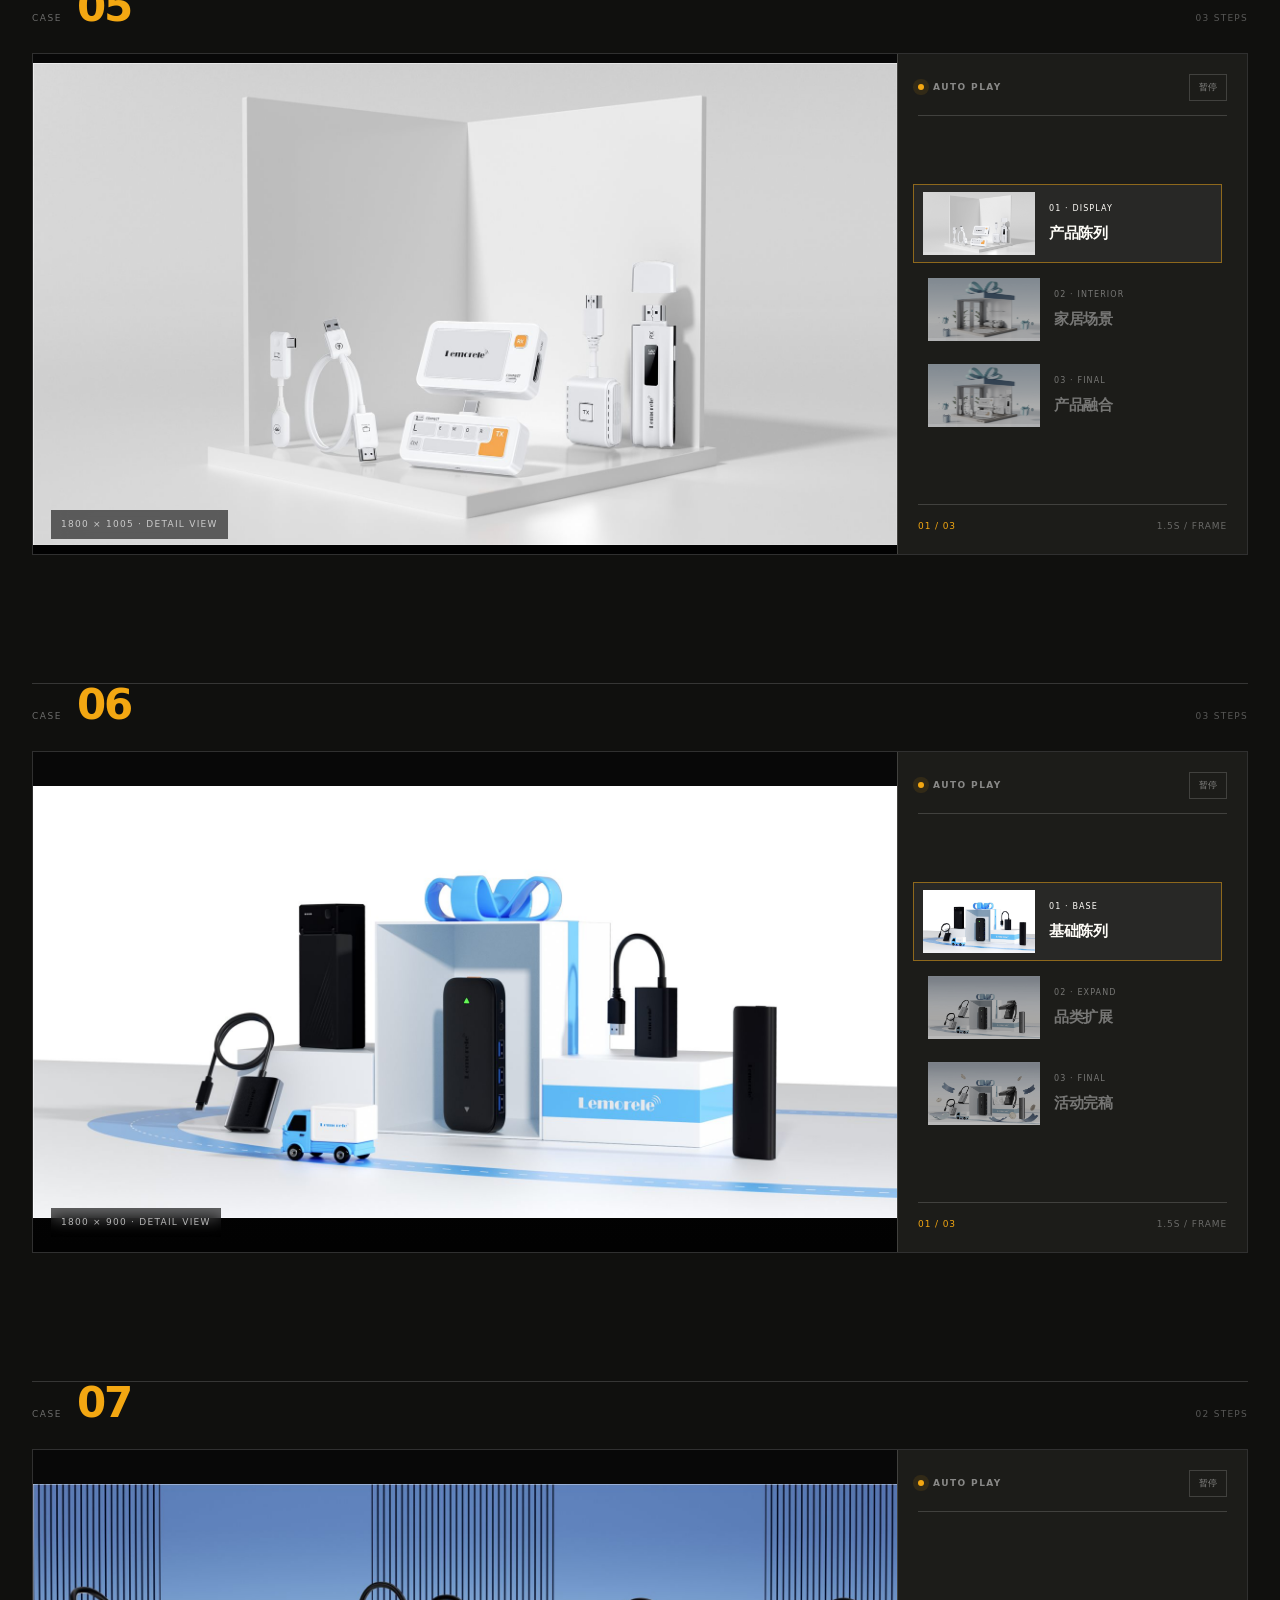
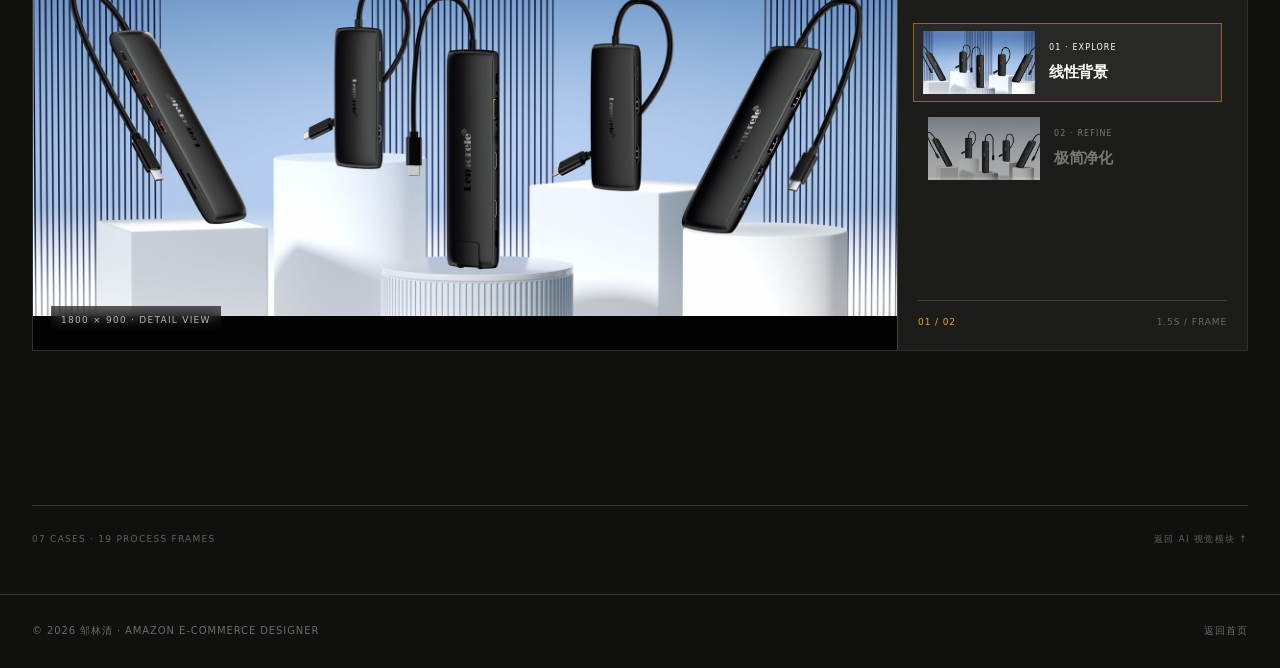
<file: works/process.html>
<!doctype html>
<html lang="zh-CN">
<head>
  <meta charset="utf-8">
  <meta name="viewport" content="width=device-width,initial-scale=1">
  <meta name="description" content="邹林清后期案例分享：展示AI辅助、场景重构、产品融合与商业精修的完整视觉过程。">
  <meta name="theme-color" content="#10100e">
  <title>后期案例分享｜邹林清作品集</title>
  <link rel="stylesheet" href="../css/style.css?v=40">
  <link rel="stylesheet" href="../css/process.css?v=1">
</head>
<body class="process-body" data-page="process">
  <a class="skip-link" href="#main">跳至主要内容</a>
  <header class="nav" id="top">
    <div class="container nav-inner">
      <a class="brand" href="../index.html" aria-label="返回邹林清作品集首页"><span>ZLC<span class="brand-dot">.</span></span><small>AMAZON VISUAL DESIGN</small></a>
      <nav class="nav-links" aria-label="主导航">
        <a class="nav-link" href="../index.html">首页</a>
        <div class="dropdown">
          <a class="nav-link active" href="../index.html#works">作品</a>
          <div class="dropdown-menu">
            <a class="dropdown-item" href="docking.html"><span>拓展坞</span><span>↗</span></a>
            <a class="dropdown-item" href="transmission.html"><span>无线图传</span><span>↗</span></a>
            <a class="dropdown-item" href="enclosure.html"><span>硬盘盒</span><span>↗</span></a>
            <a class="dropdown-item" href="projector.html"><span>投影仪</span><span>↗</span></a>
            <a class="dropdown-item" href="car.html"><span>车载</span><span>↗</span></a>
            <a class="dropdown-item" href="store.html"><span>店铺与品牌设计</span><span>↗</span></a>
            <a class="dropdown-item" href="ai.html"><span>AI 场景创作</span><span>↗</span></a>
            <a class="dropdown-item" href="process.html"><span>后期案例分享</span><span>↗</span></a>
          </div>
        </div>
        <a class="nav-link" href="../index.html#about">关于</a>
        <a class="nav-link nav-contact" href="../index.html#contact">联系我 <span>↗</span></a>
      </nav>
      <button class="burger" type="button" aria-label="打开菜单" aria-expanded="false"><span></span><span></span><span></span></button>
    </div>
  </header>
  <div class="mobile-menu" aria-hidden="true">
    <a href="../index.html">首页</a><a href="../index.html#works">精选作品</a><a href="process.html">后期案例分享</a><a href="../index.html#about">能力与关于</a><a href="../index.html#contact">联系我</a>
  </div>

  <main class="process-list-page" id="main">
    <div class="container">
      <header class="process-list-head">
        <span class="eyebrow">AI-ENABLED · VISUAL BREAKDOWN</span>
        <h1>后期案例分享</h1>
        <p>从渲染或 AI 概念图出发，经过空间重构、产品融合与商业精修，让创意成为可信、可用的电商视觉。</p>
      </header>
      <section class="process-case-list" data-process-stack aria-label="后期案例流程"></section>
      <footer class="process-list-foot"><span>07 CASES · 19 PROCESS FRAMES</span><a href="../index.html#ai-works">返回 AI 视觉模块 ↑</a></footer>
    </div>
  </main>

  <footer class="footer"><div class="container footer-inner"><span>© 2026 邹林清 · AMAZON E-COMMERCE DESIGNER</span><nav><a href="../index.html">返回首页</a></nav></div></footer>
  <div class="toast" id="toast" role="status" aria-live="polite"></div>
  <script src="../js/site-defaults.js?v=40"></script>
  <script src="../js/main.js?v=40"></script>
  <script src="../js/process.js?v=1"></script>
</body>
</html>
</file>
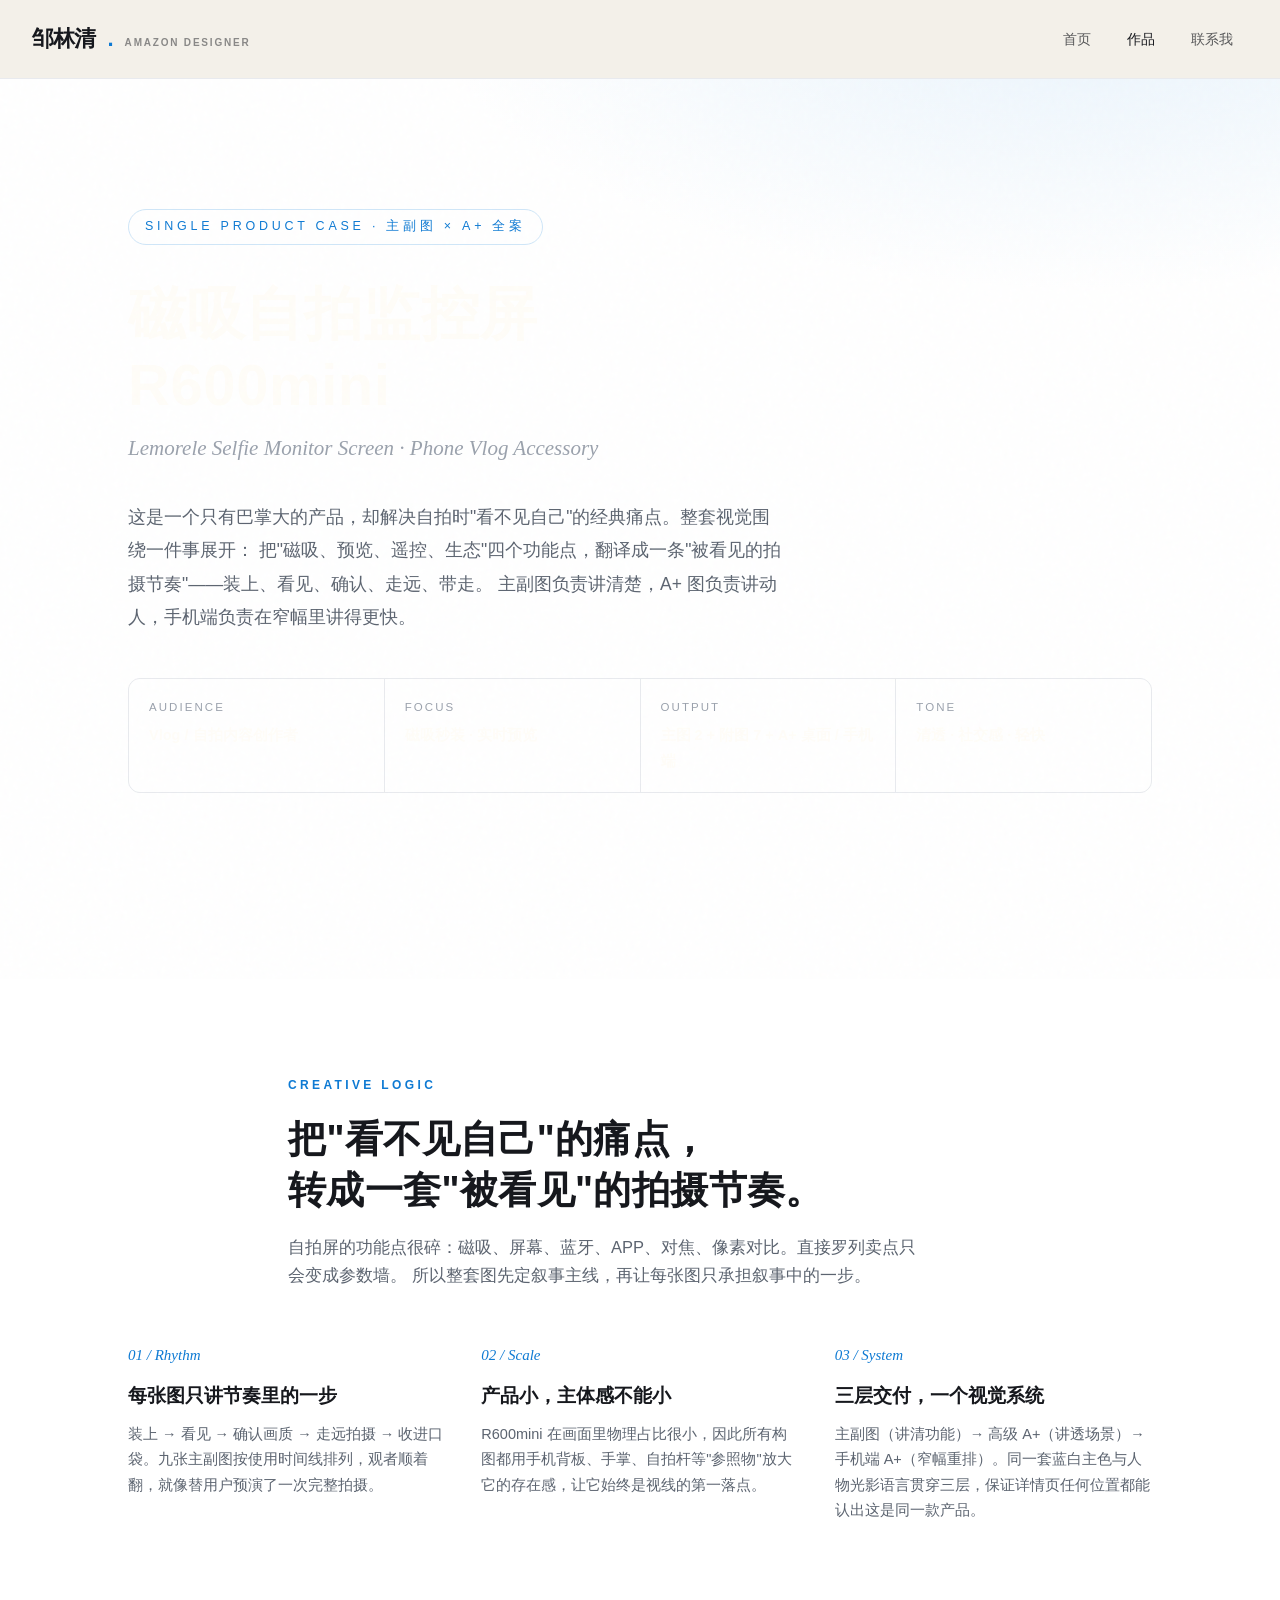
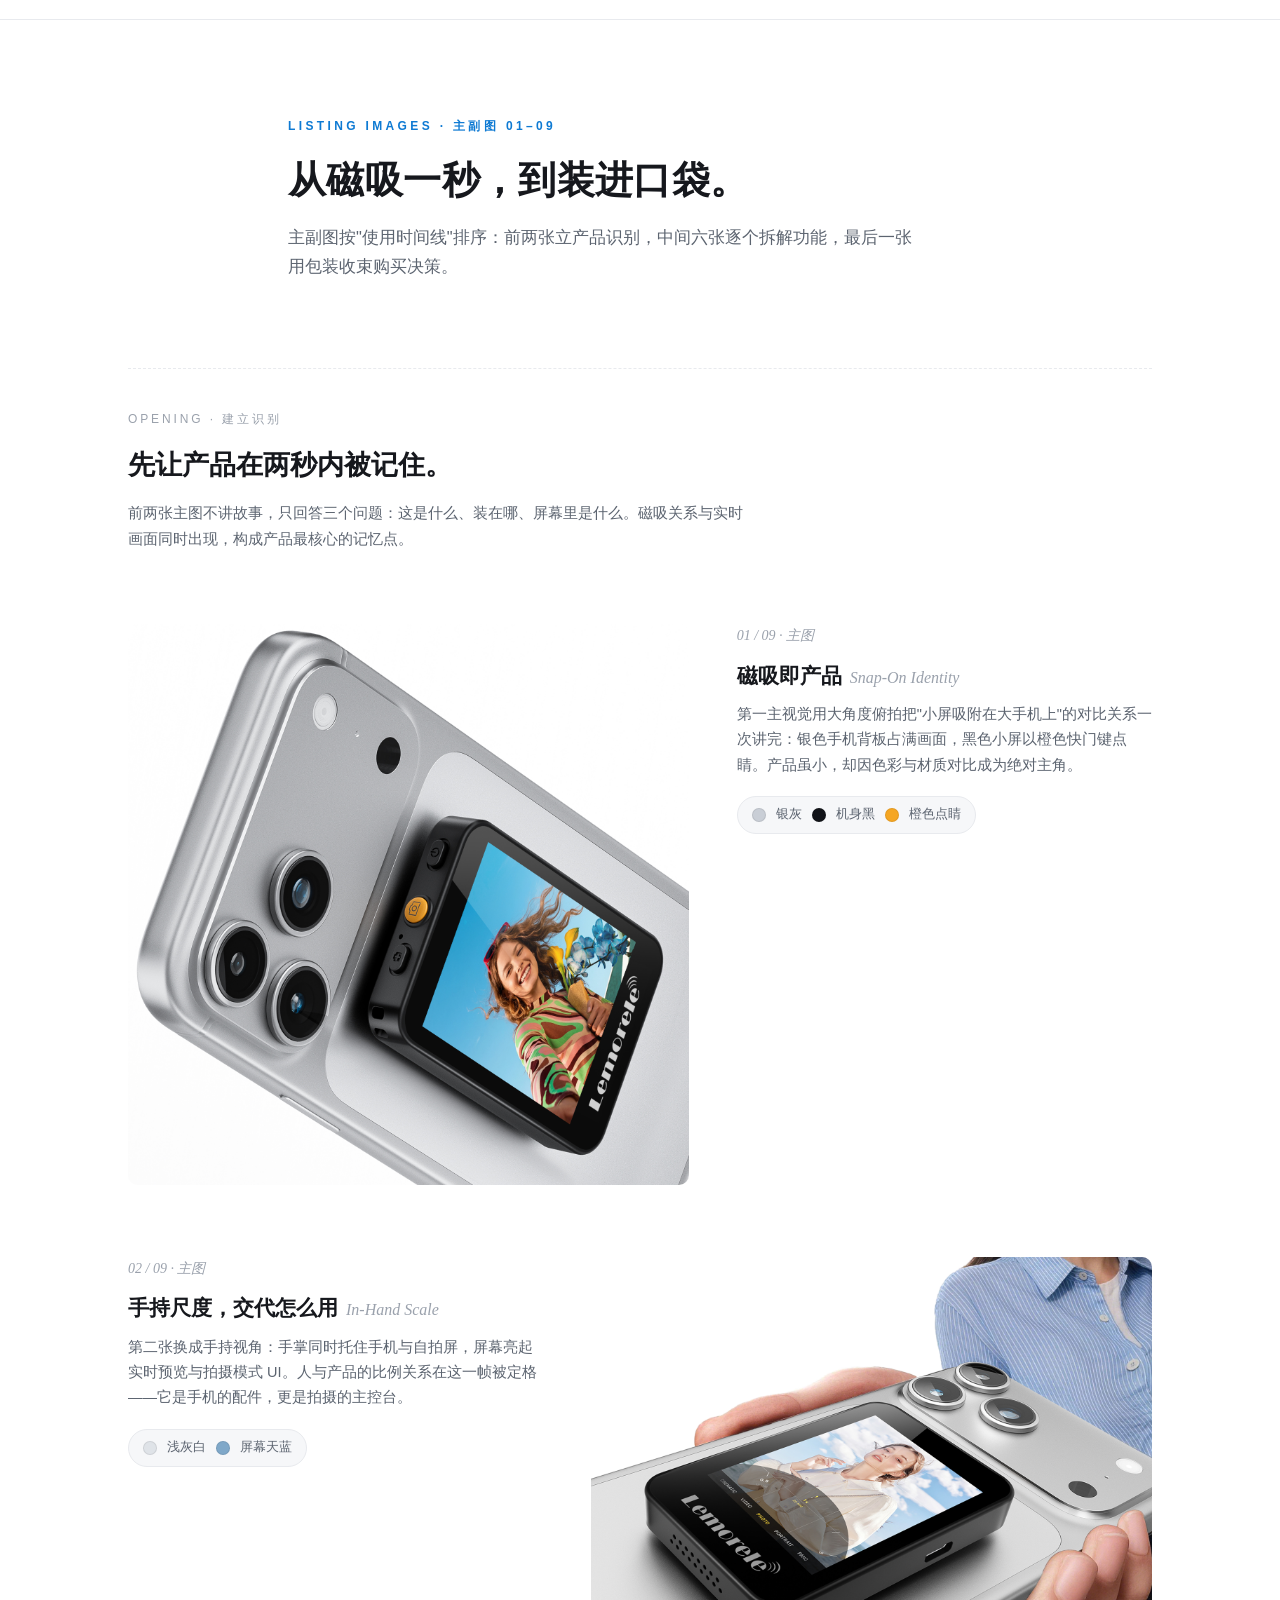
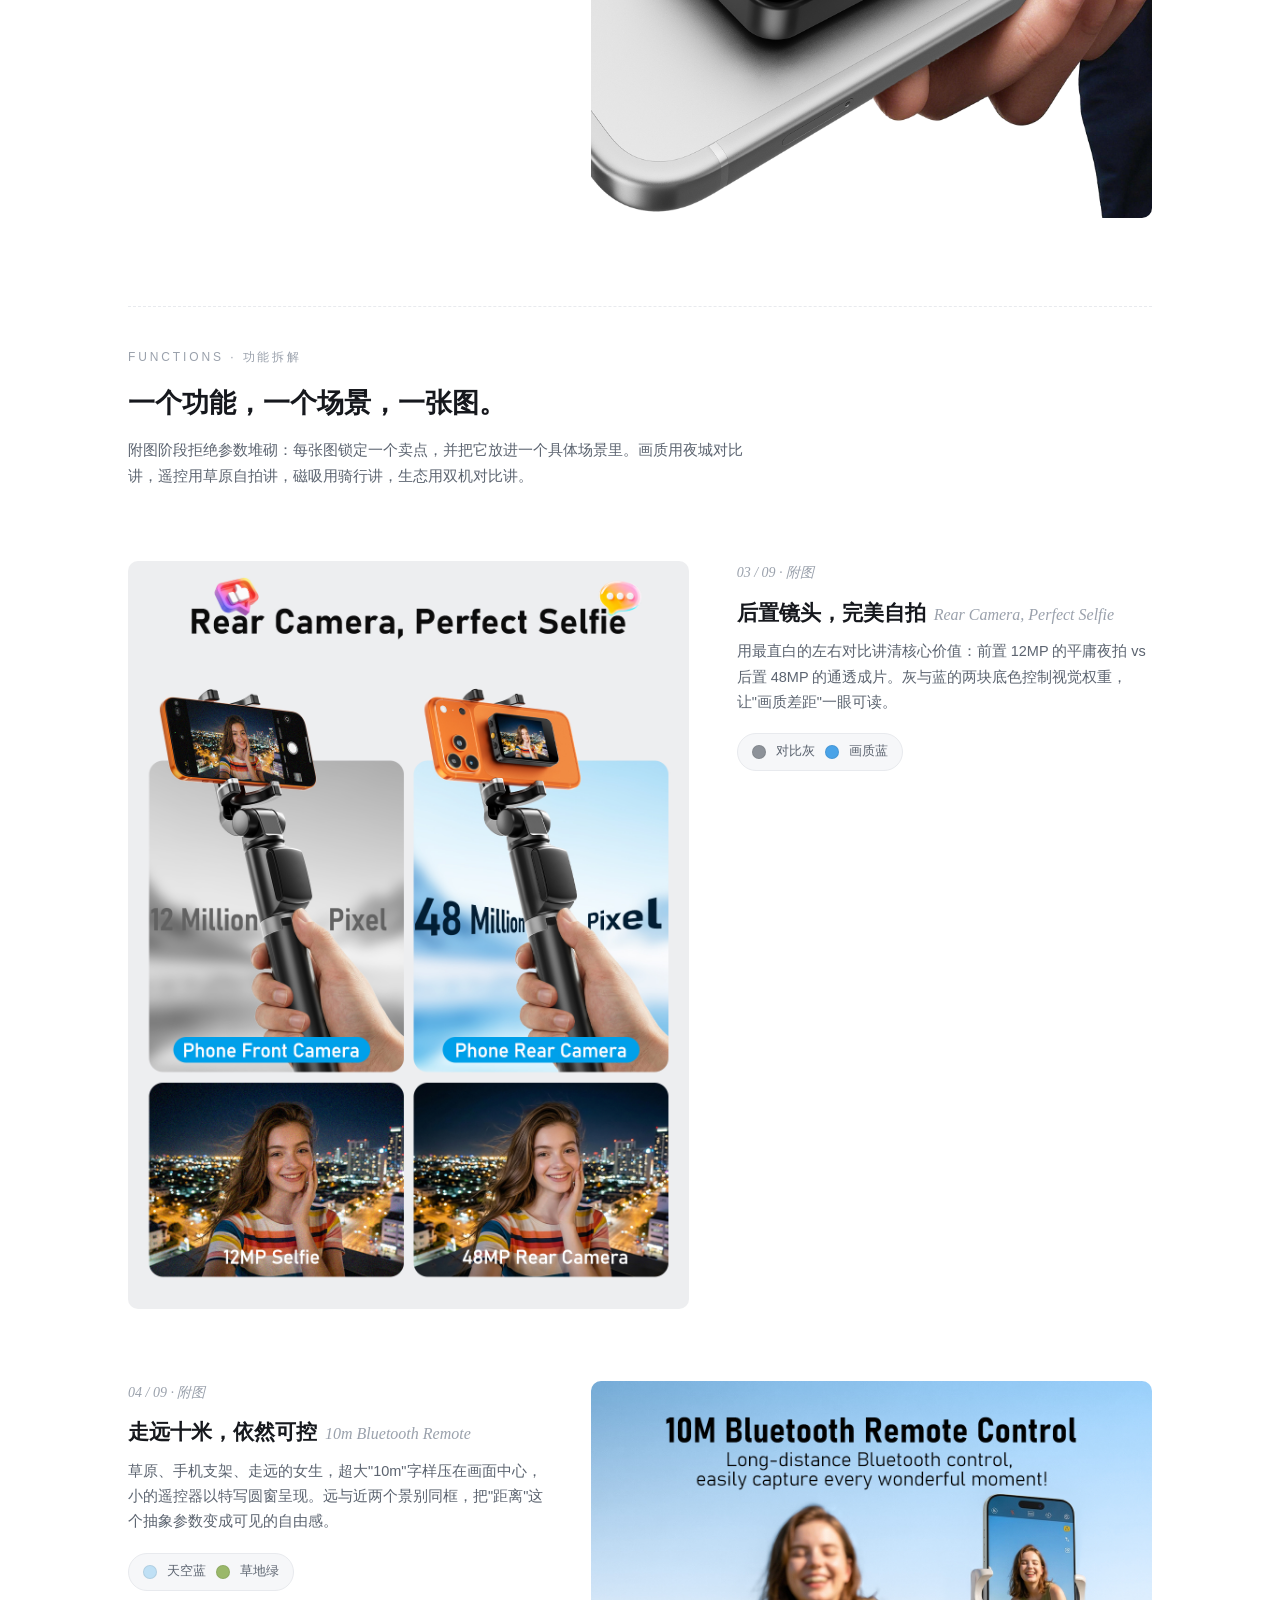
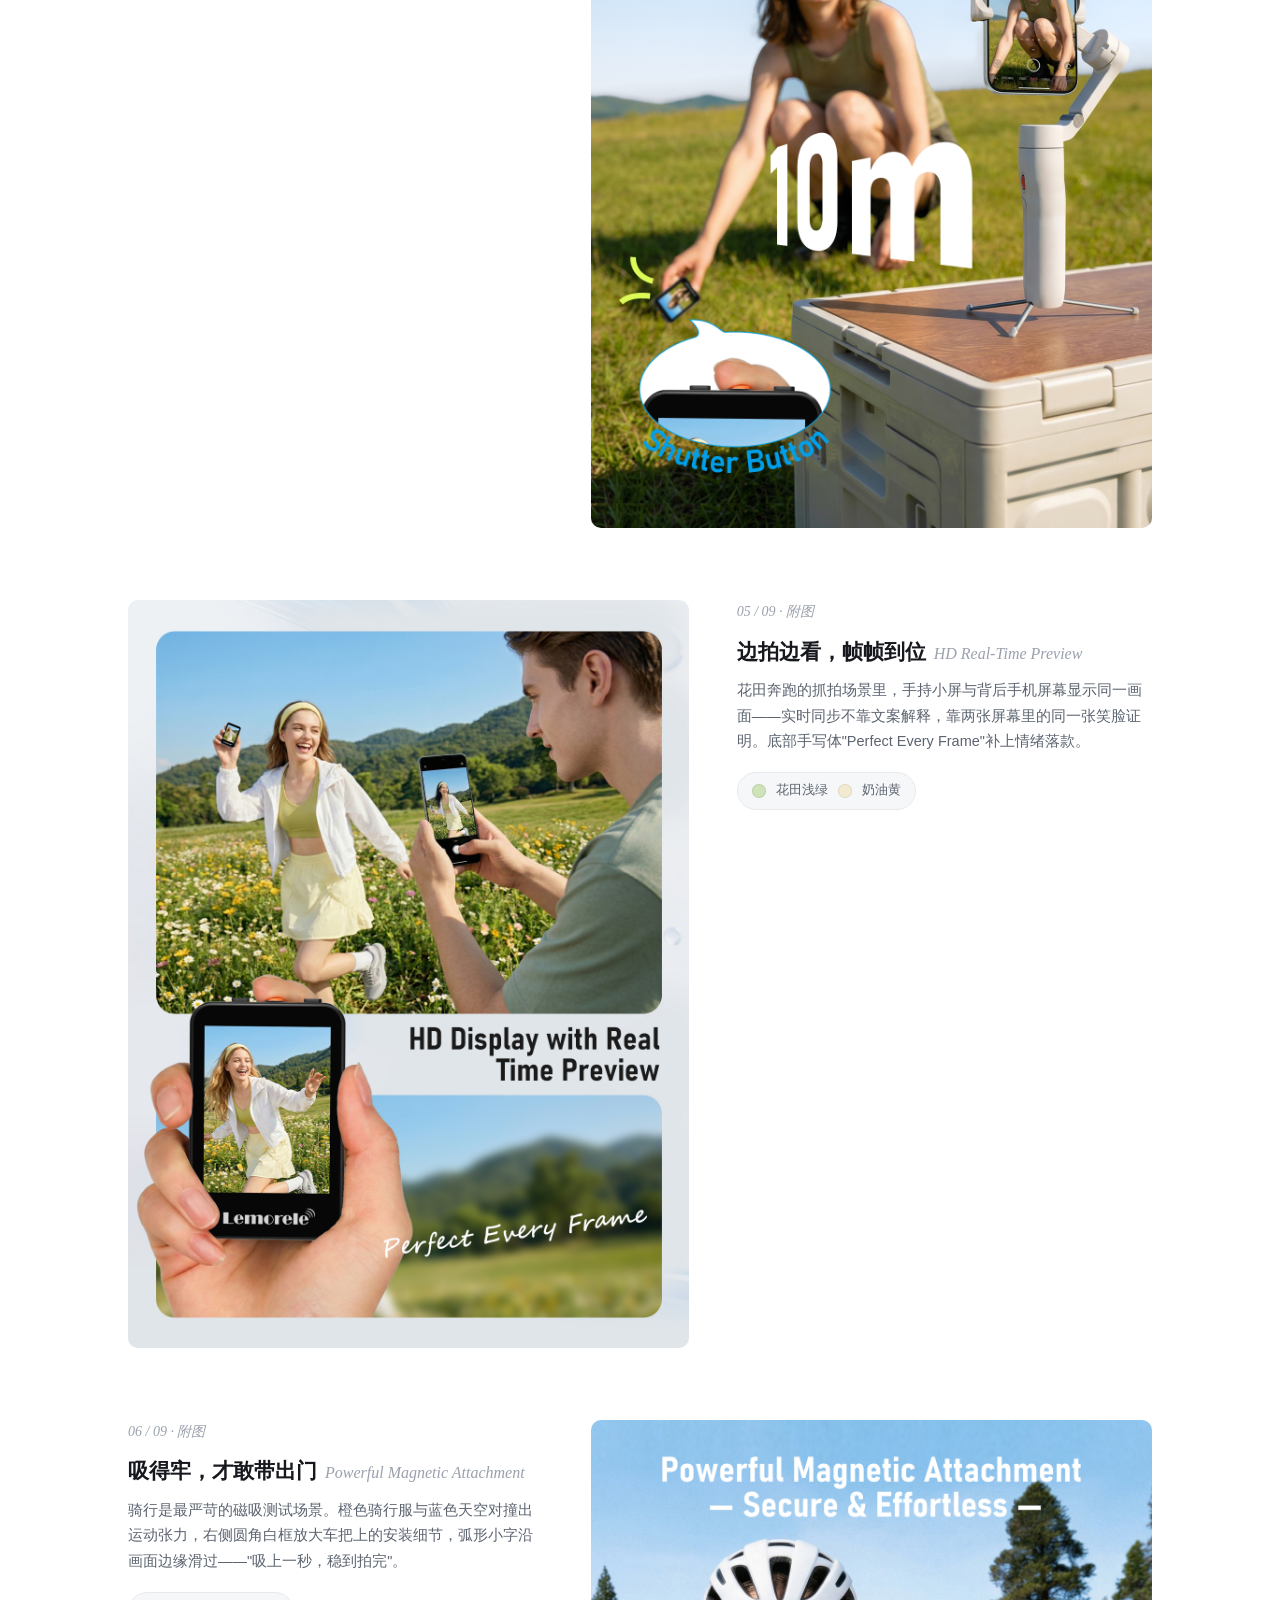
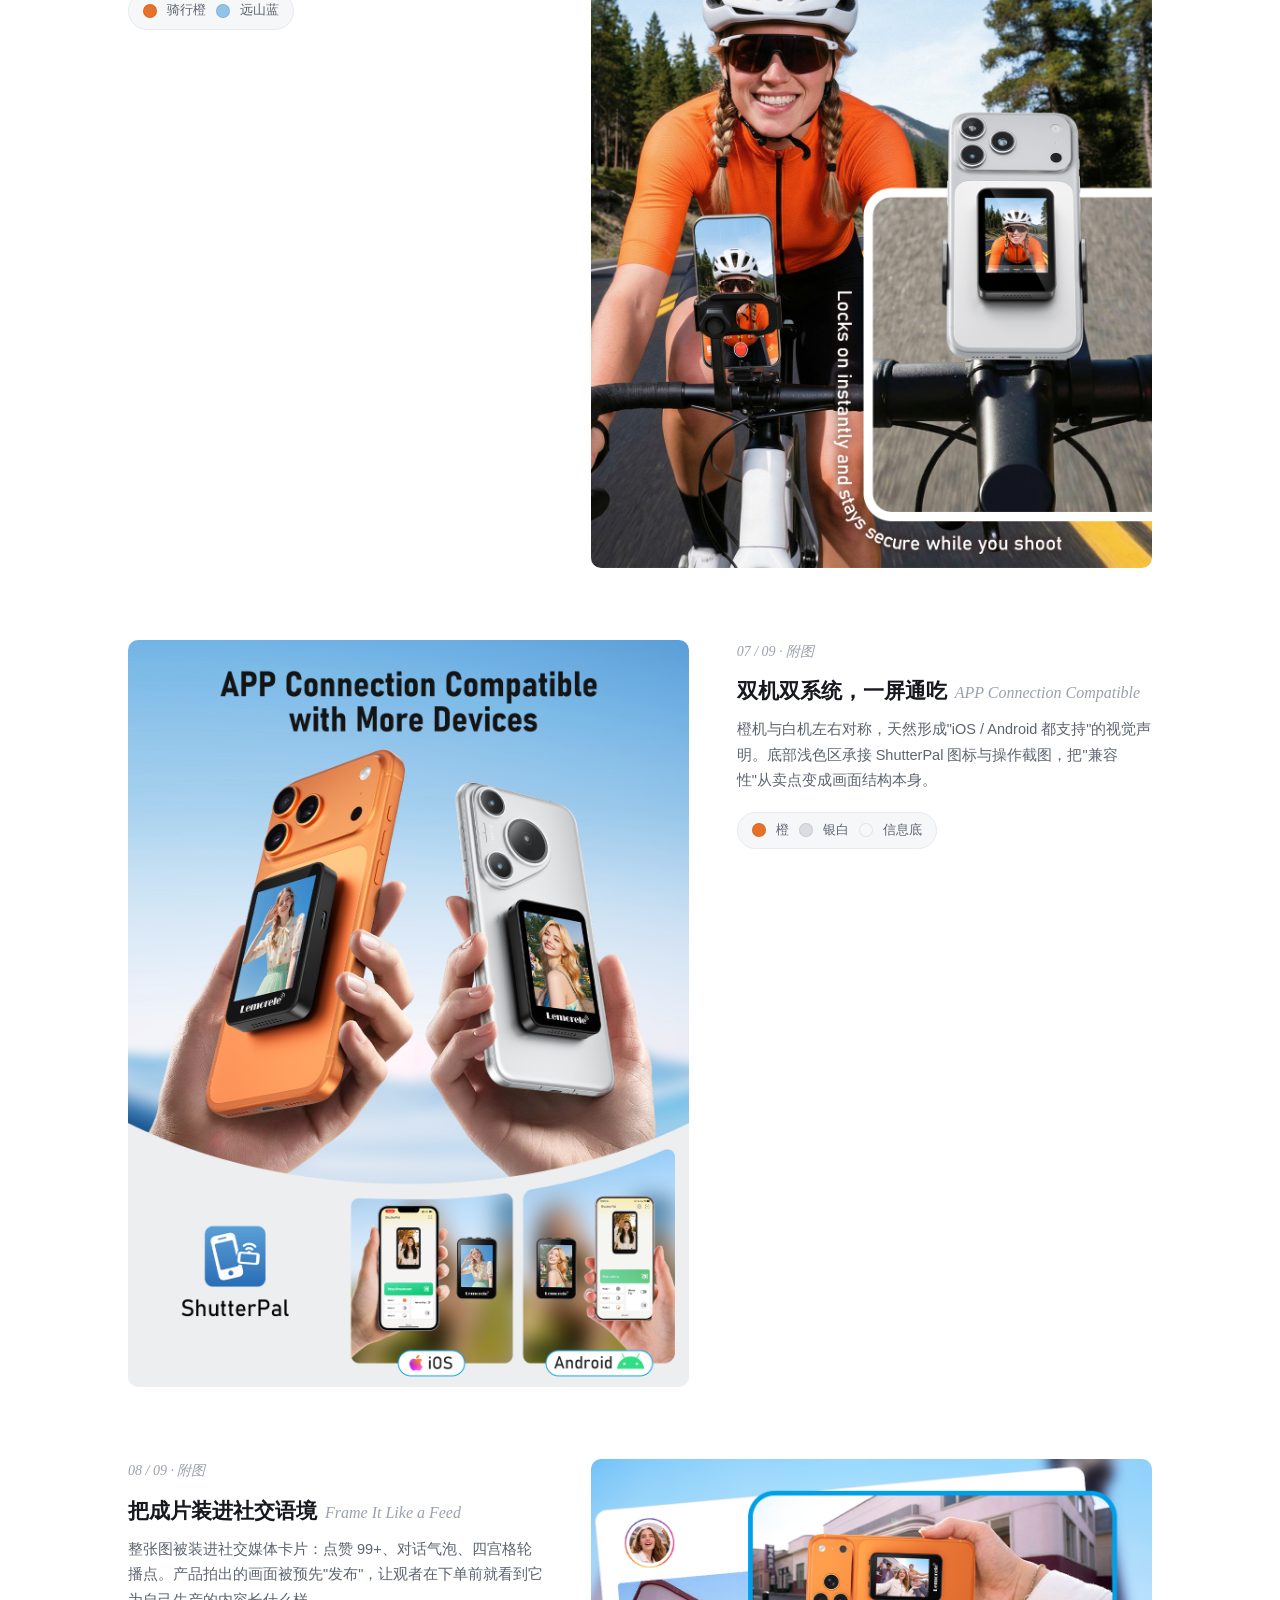
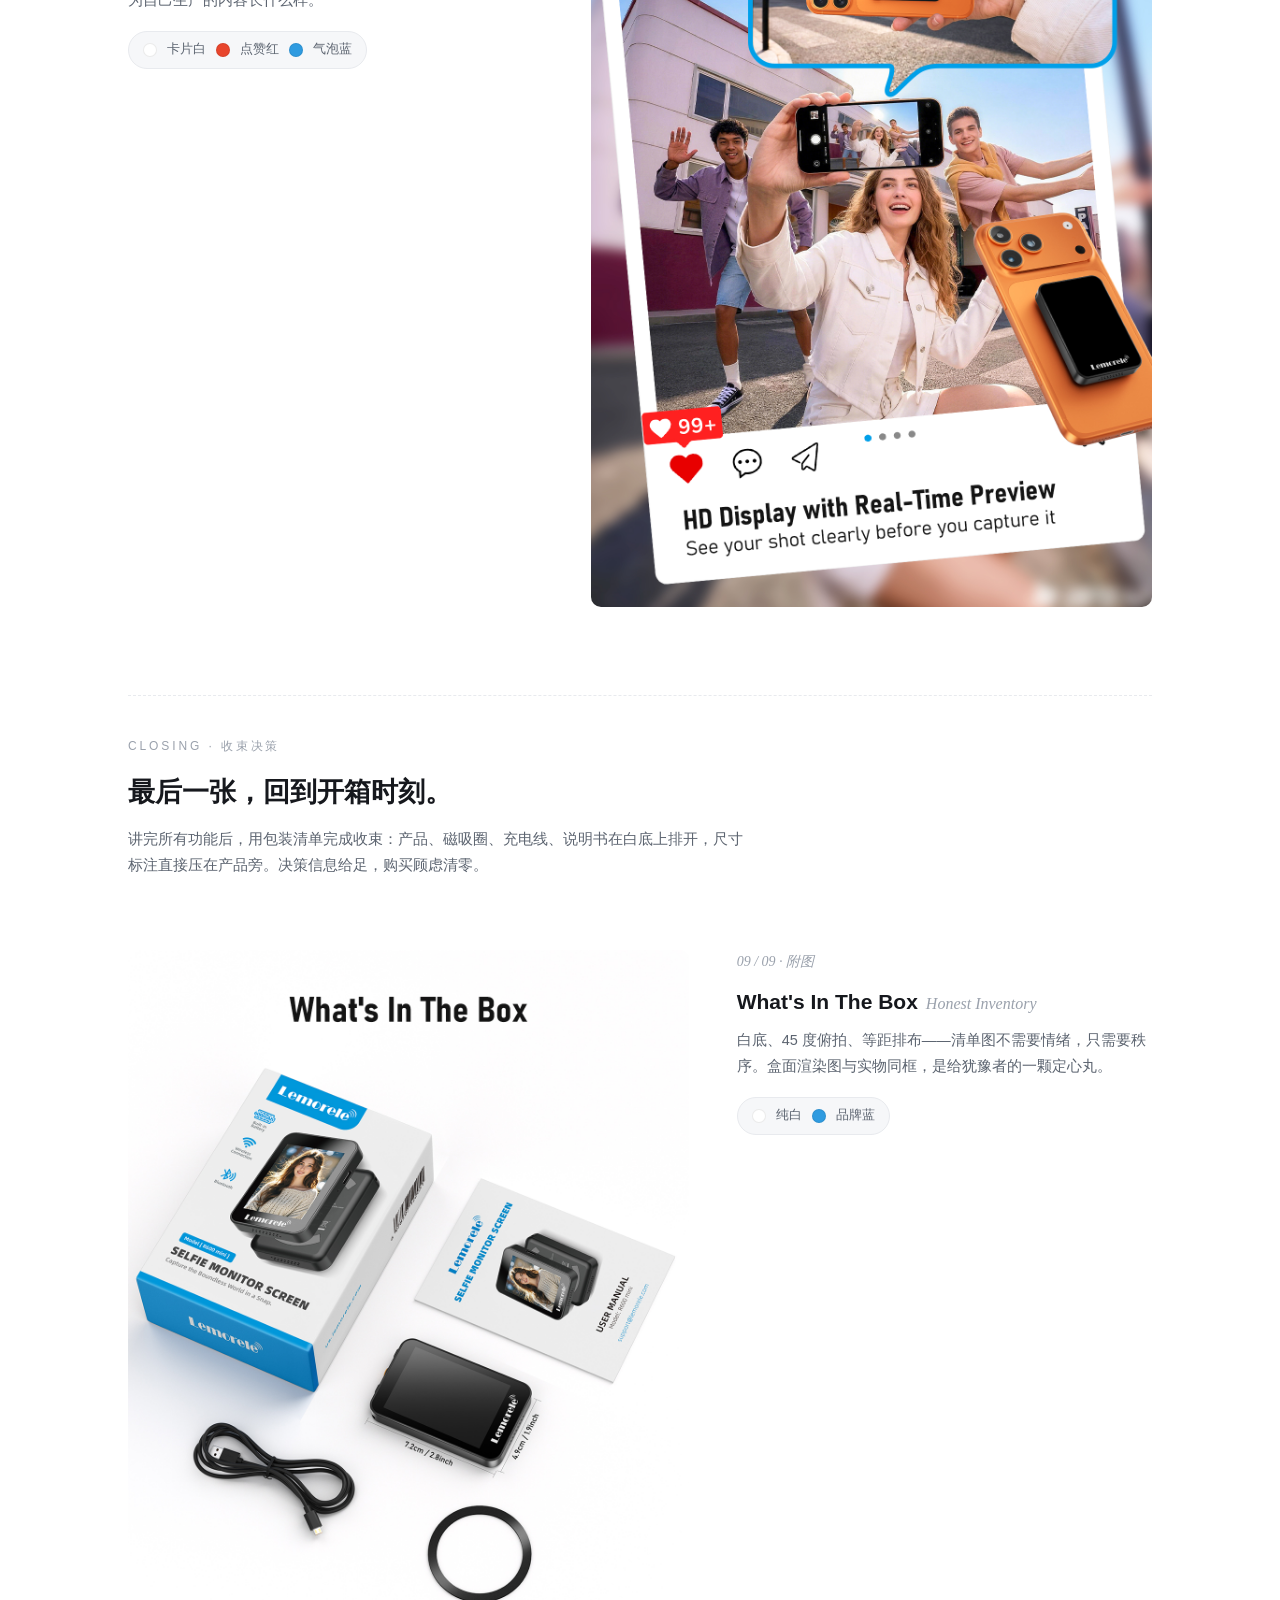
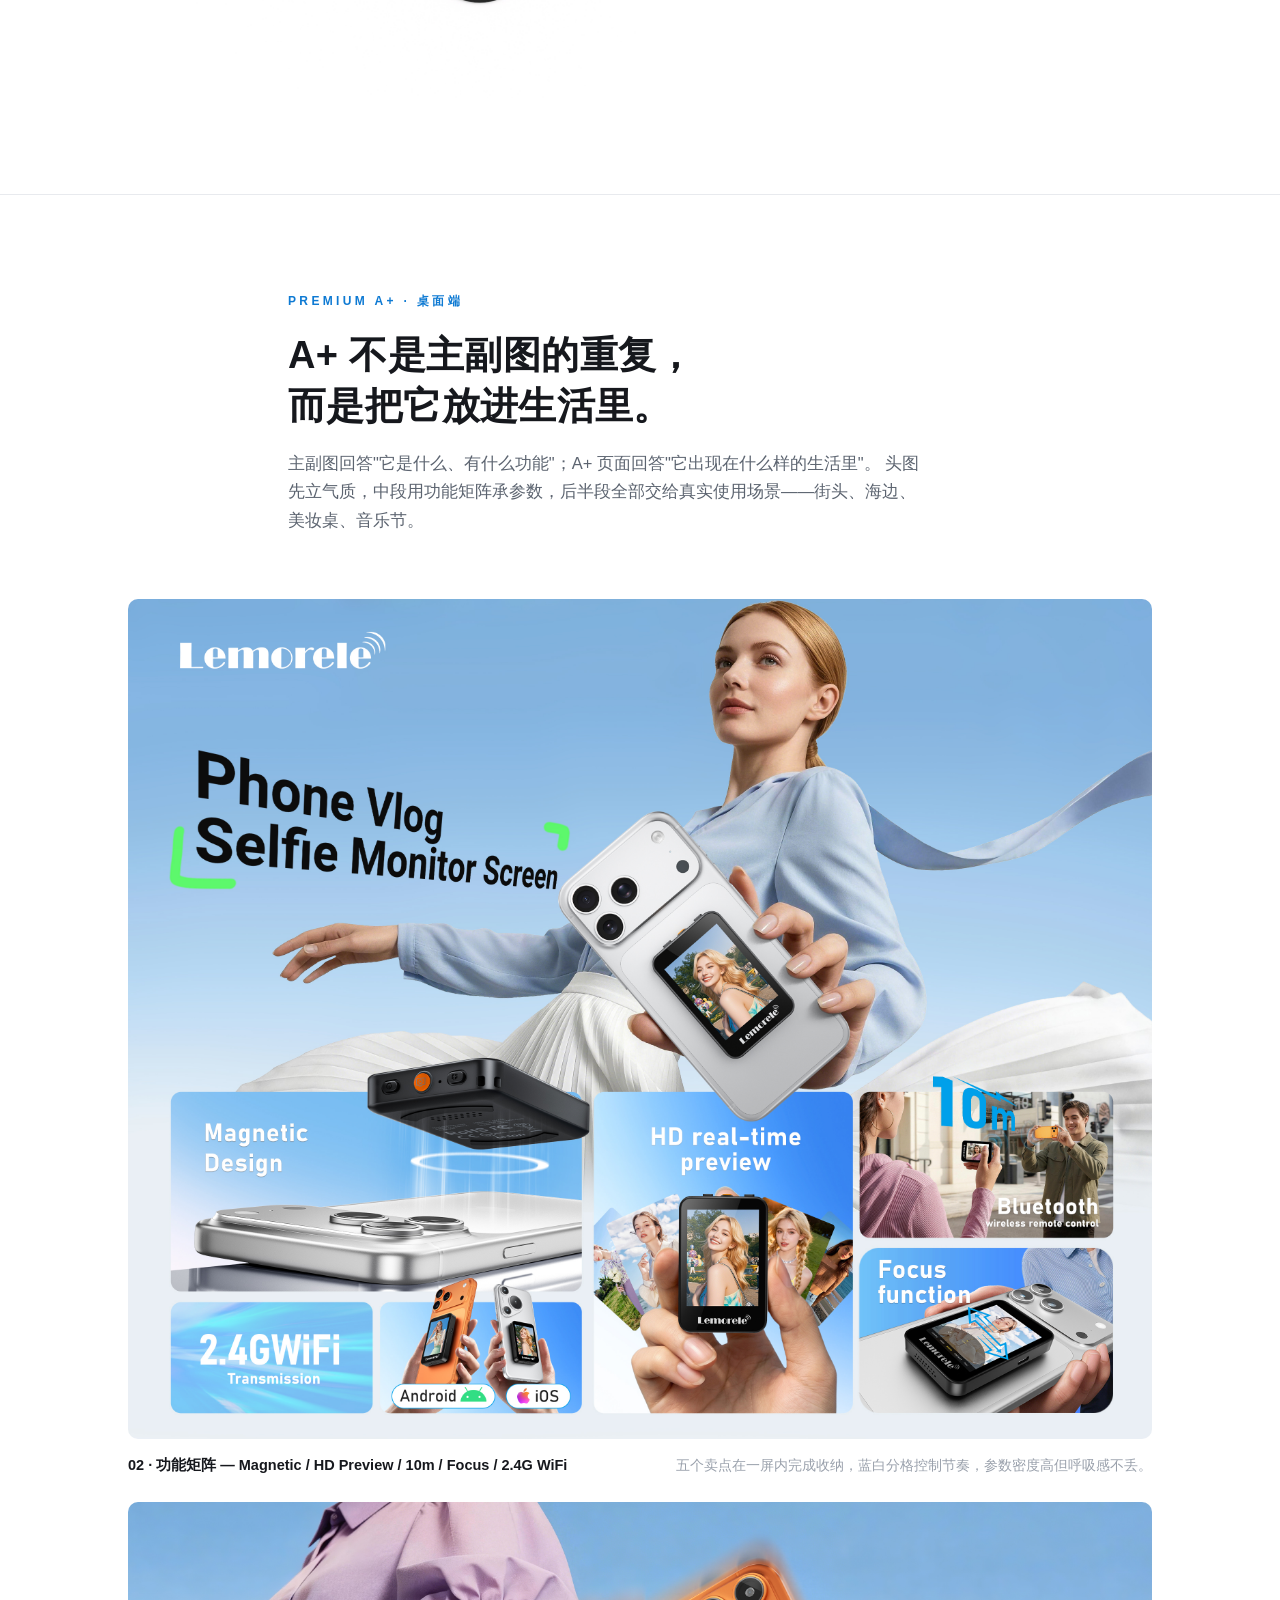
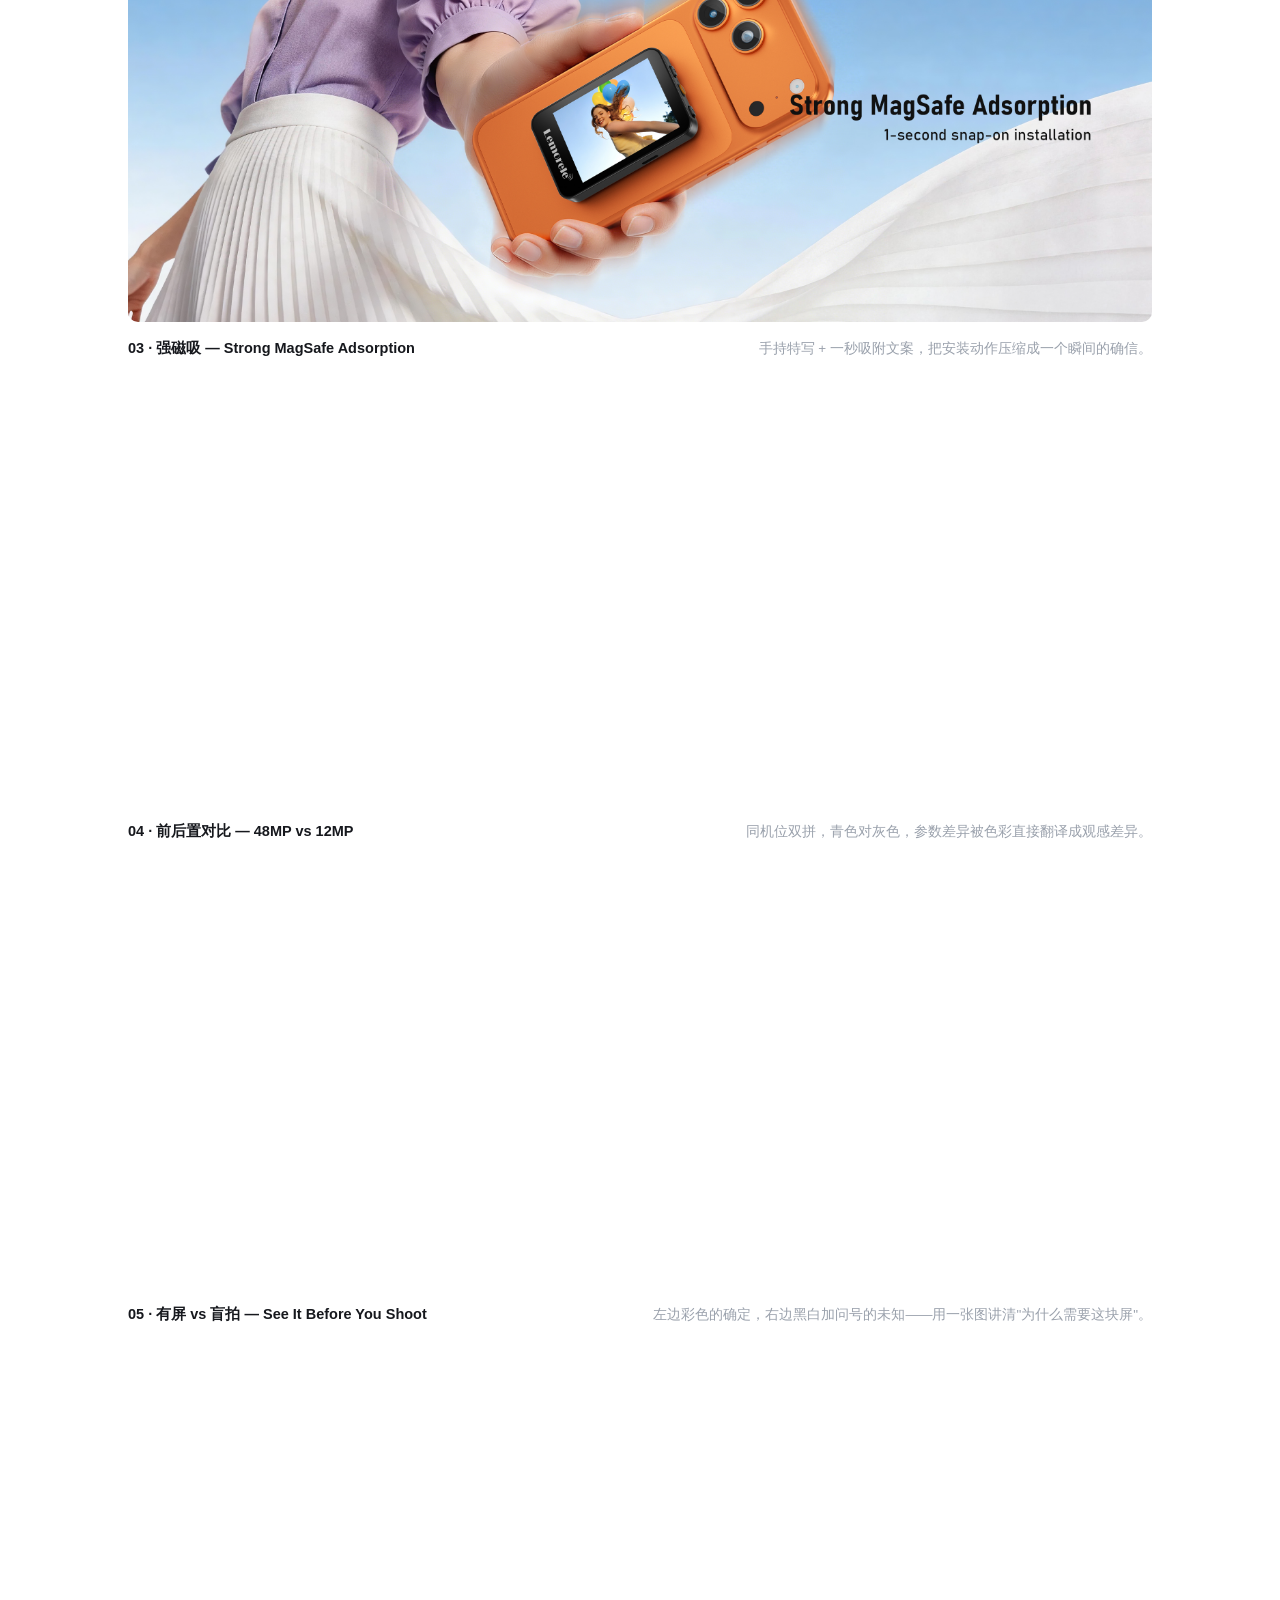
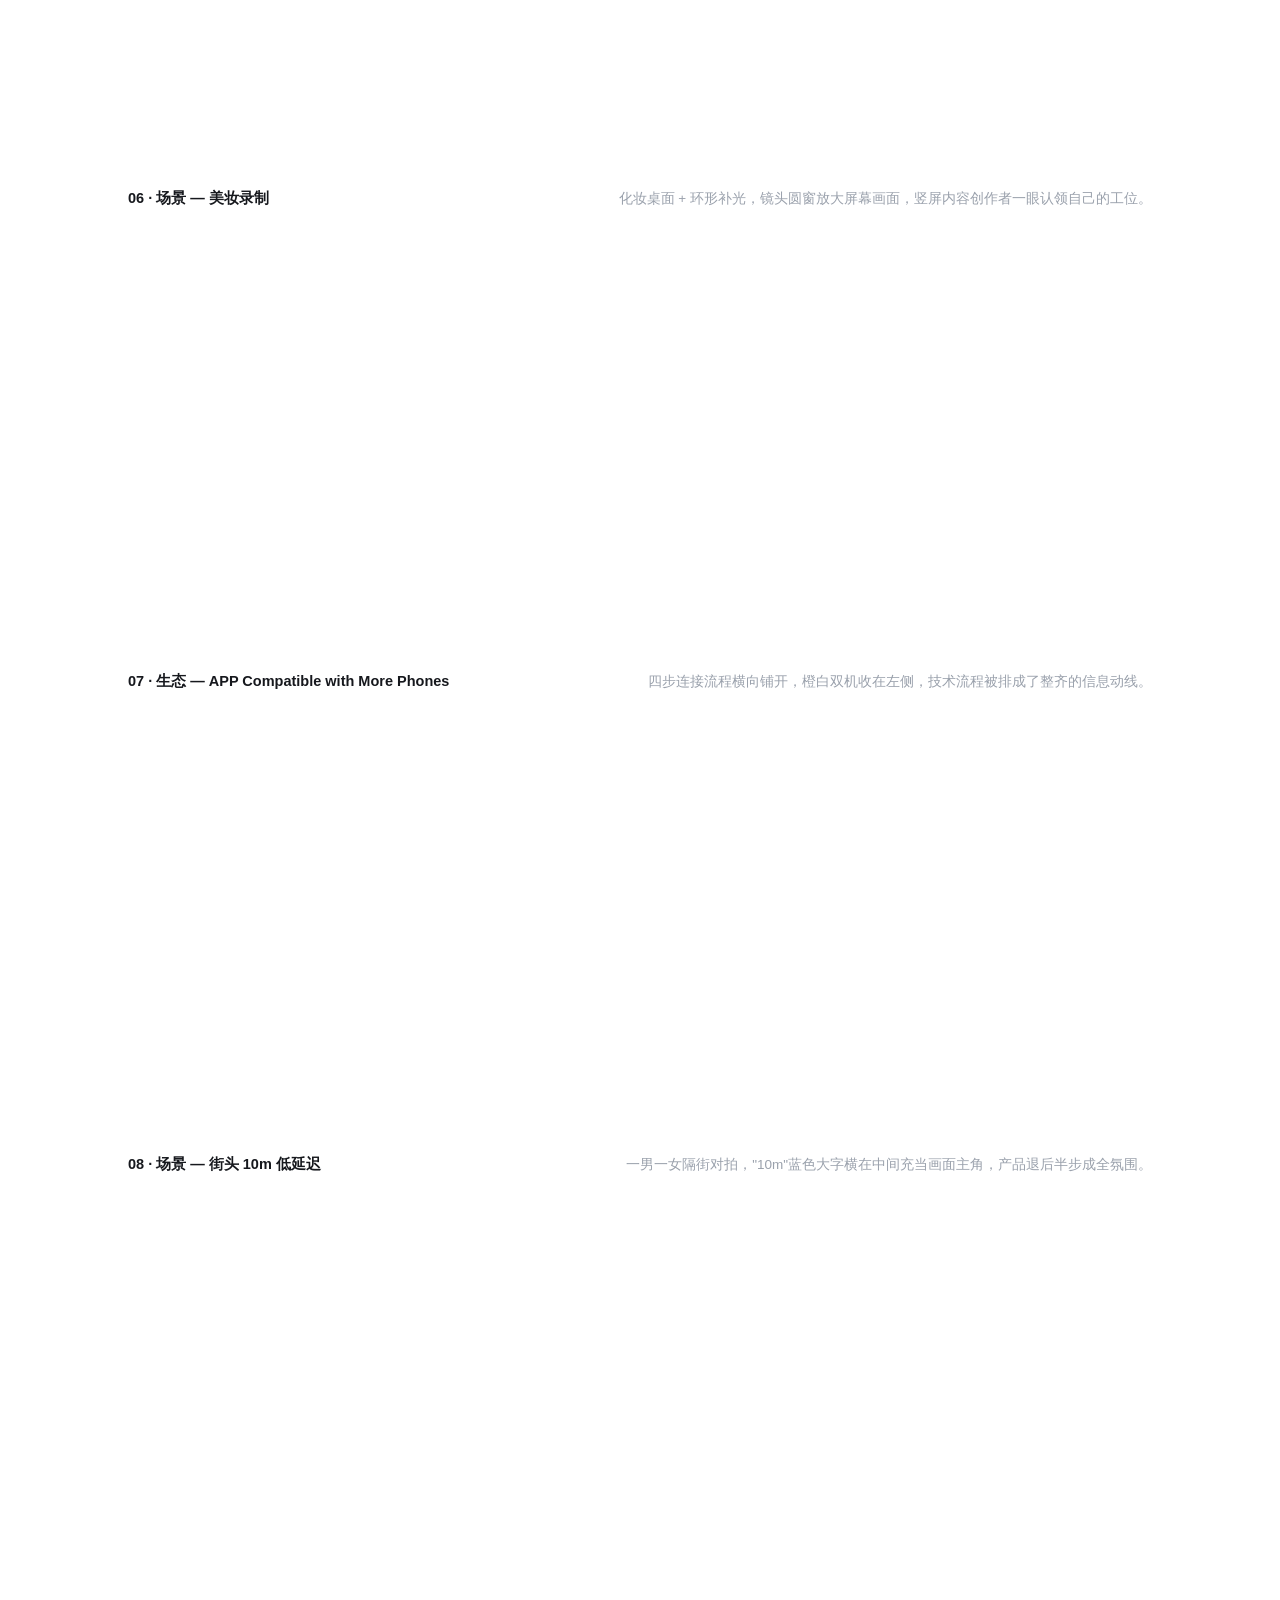
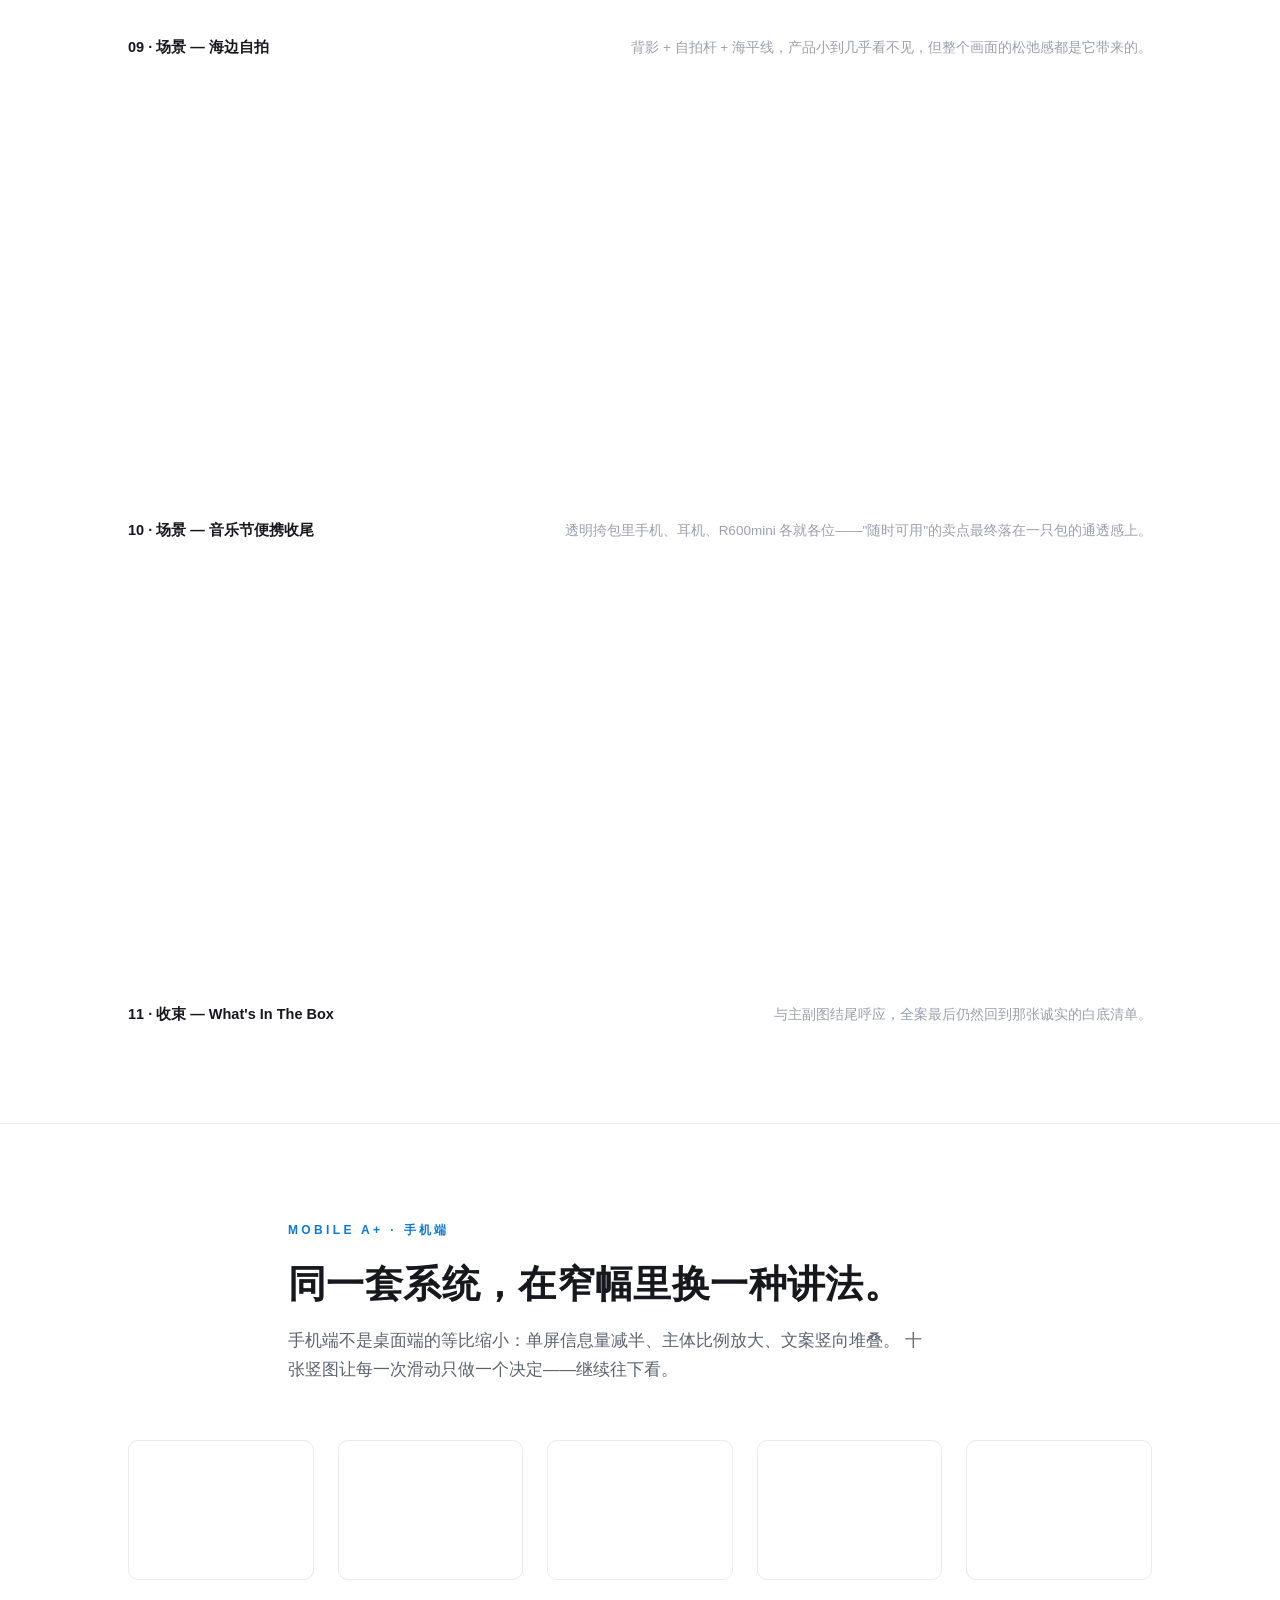
<file: works/projector.html>
<!DOCTYPE html>
<html lang="zh-CN">
<head>
<meta charset="UTF-8">
<meta name="viewport" content="width=device-width, initial-scale=1.0">
<meta name="description" content="邹林清 R600 Mini 磁吸自拍监控屏视觉案例：亚马逊主副图、高级 A+ 与移动端完整视觉系统。">
<title>R600 Mini · 邹林清作品集</title>
<link rel="stylesheet" href="../css/style.css?v=40">
<style>
  :root{
    --ink:#16181d;
    --ink-2:#5c6470;
    --ink-3:#9aa1ac;
    --paper:#ffffff;
    --paper-2:#f6f7f9;
    --line:#e8eaee;
    --accent:#0e7ad3;
    --accent-soft:#e8f3fc;
    --sans:"Helvetica Neue",Helvetica,"PingFang SC","Microsoft YaHei","Noto Sans SC",sans-serif;
    --serif:Georgia,"Times New Roman","Songti SC","SimSun",serif;
  }
  *{margin:0;padding:0;box-sizing:border-box;}
  html{scroll-behavior:smooth;}
  body{
    font-family:var(--sans);
    color:var(--ink);
    background:var(--paper);
    line-height:1.75;
    font-size:16px;
    -webkit-font-smoothing:antialiased;
  }
  img{display:block;width:100%;height:auto;border-radius:10px;}
  .wrap{max-width:1080px;margin:0 auto;padding:0 28px;}
  .wrap-narrow{max-width:760px;margin:0 auto;padding:0 28px;}

  /* ---------- 通用板块标头 ---------- */
  .sec-label{
    font-size:12px;letter-spacing:.28em;color:var(--accent);
    text-transform:uppercase;font-weight:600;margin-bottom:18px;
  }
  .sec-title{
    font-size:clamp(26px,3.6vw,38px);font-weight:700;line-height:1.35;
    letter-spacing:.01em;margin-bottom:16px;
  }
  .sec-lead{color:var(--ink-2);font-size:16.5px;max-width:640px;}
  section{padding:96px 0;border-top:1px solid var(--line);}
  section:first-of-type{border-top:none;}

  /* ---------- Hero ---------- */
  header.hero{
    padding:130px 0 100px;
    background:
      radial-gradient(1100px 500px at 85% -10%, var(--accent-soft), transparent 60%),
      var(--paper);
  }
  .hero .kicker{
    display:inline-block;font-size:12.5px;letter-spacing:.3em;color:var(--accent);
    border:1px solid #cfe6f8;border-radius:999px;padding:6px 16px;margin-bottom:30px;
  }
  .hero h1{
    font-size:clamp(34px,5.4vw,58px);font-weight:800;line-height:1.22;
    letter-spacing:.01em;margin-bottom:10px;
  }
  .hero .en{
    font-family:var(--serif);font-style:italic;font-weight:400;
    color:var(--ink-3);font-size:clamp(16px,2vw,21px);margin-bottom:34px;
  }
  .hero .lead{
    font-size:17.5px;color:var(--ink-2);max-width:660px;margin-bottom:44px;
  }
  .meta-grid{
    display:grid;grid-template-columns:repeat(4,1fr);gap:1px;
    background:var(--line);border:1px solid var(--line);border-radius:12px;overflow:hidden;
  }
  .meta-grid .cell{background:var(--paper);padding:18px 20px;}
  .meta-grid .k{font-size:11.5px;letter-spacing:.18em;color:var(--ink-3);text-transform:uppercase;margin-bottom:6px;}
  .meta-grid .v{font-size:14.5px;font-weight:600;}

  /* ---------- 创作逻辑三原则 ---------- */
  .logic{display:grid;grid-template-columns:repeat(3,1fr);gap:36px;margin-top:52px;}
  .logic .item .num{
    font-family:var(--serif);font-style:italic;font-size:15px;color:var(--accent);margin-bottom:10px;
  }
  .logic .item h3{font-size:19px;font-weight:700;margin-bottom:10px;}
  .logic .item p{font-size:14.5px;color:var(--ink-2);}

  /* ---------- 作品图条目 ---------- */
  .shot{display:grid;grid-template-columns:1.35fr 1fr;gap:48px;align-items:start;margin-top:72px;}
  .shot.rev{grid-template-columns:1fr 1.35fr;}
  .shot.rev .img{order:2;}
  .shot .idx{
    font-family:var(--serif);font-style:italic;font-size:14px;color:var(--ink-3);margin-bottom:12px;
  }
  .shot h3{font-size:21px;font-weight:700;line-height:1.4;margin-bottom:12px;}
  .shot h3 .en{font-family:var(--serif);font-style:italic;font-weight:400;color:var(--ink-3);font-size:16px;margin-left:8px;}
  .shot p{font-size:14.5px;color:var(--ink-2);margin-bottom:18px;}
  .color-note{
    display:inline-flex;align-items:center;gap:10px;
    font-size:12.5px;color:var(--ink-2);border:1px solid var(--line);
    border-radius:999px;padding:7px 14px;background:var(--paper-2);
  }
  .color-note i{width:14px;height:14px;border-radius:50%;display:inline-block;border:1px solid rgba(0,0,0,.08);}
  .chapter{
    margin-top:88px;padding-top:40px;border-top:1px dashed var(--line);
  }
  .chapter .ch-tag{font-size:12px;letter-spacing:.24em;color:var(--ink-3);text-transform:uppercase;margin-bottom:12px;}
  .chapter h2{font-size:clamp(21px,2.6vw,27px);font-weight:700;margin-bottom:10px;}
  .chapter p{font-size:15px;color:var(--ink-2);max-width:620px;}

  /* ---------- A+ 横版图 ---------- */
  .wide-list{display:flex;flex-direction:column;gap:64px;margin-top:64px;}
  .wide-item figure{margin:0;}
  .wide-item figcaption{
    display:flex;justify-content:space-between;align-items:baseline;gap:20px;
    margin-top:14px;font-size:13.5px;color:var(--ink-2);
  }
  .wide-item figcaption b{color:var(--ink);font-size:14.5px;font-weight:700;white-space:nowrap;}
  .wide-item figcaption span{text-align:right;color:var(--ink-3);}

  /* ---------- 手机端网格 ---------- */
  .mobile-grid{
    display:grid;grid-template-columns:repeat(5,1fr);gap:18px;margin-top:56px;
  }
  .mobile-grid img{border:1px solid var(--line);}

  /* ---------- 全案长图 ---------- */
  .fullboard{margin-top:56px;}
  .fullboard img{border:1px solid var(--line);}

  /* ---------- 方法论 / 总结 ---------- */
  .method{background:var(--paper-2);border-top:1px solid var(--line);}
  .method ol{list-style:none;counter-reset:step;margin-top:48px;}
  .method li{
    counter-increment:step;display:grid;grid-template-columns:64px 220px 1fr;
    gap:28px;padding:26px 0;border-top:1px solid var(--line);align-items:start;
  }
  .method li::before{
    content:"0" counter(step);font-family:var(--serif);font-style:italic;
    font-size:24px;color:var(--accent);
  }
  .method li h3{font-size:17px;font-weight:700;line-height:1.5;}
  .method li p{font-size:14.5px;color:var(--ink-2);}

  .r600-case-footer{
    padding:64px 0 80px;text-align:center;color:var(--ink-3);font-size:13px;
    letter-spacing:.12em;border-top:1px solid var(--line);
  }
  .r600-case-footer b{color:var(--ink);letter-spacing:.2em;}

  @media (max-width:900px){
    .meta-grid{grid-template-columns:repeat(2,1fr);}
    .logic{grid-template-columns:1fr;gap:28px;}
    .shot,.shot.rev{grid-template-columns:1fr;gap:22px;}
    .shot.rev .img{order:0;}
    .method li{grid-template-columns:44px 1fr;grid-template-rows:auto auto;}
    .method li p{grid-column:2;}
    .mobile-grid{grid-template-columns:repeat(3,1fr);}
  }
</style>
<style>body.r600-case{--gallery-gap:24px;--ti-gap:48px}.r600-case .nav{position:sticky;top:0;z-index:1000}.r600-case main{overflow:hidden}.r600-case .shot{gap:var(--ti-gap)}.r600-case .wide-list{gap:0}.r600-case .wide-item:nth-child(n+3){margin-top:max(24px,var(--gallery-gap))}.r600-case .wide-item:first-child figcaption{display:none}.r600-case .wide-item:first-child img{border-radius:10px 10px 0 0}.r600-case .wide-item:nth-child(2) img{border-radius:0 0 10px 10px}.r600-case .mobile-grid{gap:var(--gallery-gap)}.r600-case .has-img{position:relative}.r600-case img.site-img{cursor:zoom-in}.r600-case-footer .r600-back-home{display:inline-flex;margin-top:28px;color:var(--accent);font-weight:700;text-decoration:none;letter-spacing:.08em}.r600-case-footer .r600-back-home:hover{transform:translateX(-4px)}body.editing.r600-case .editable{outline-offset:4px}@media(max-width:560px){.r600-case header.hero{padding:88px 0 70px}.r600-case section{padding:70px 0}.r600-case .wrap,.r600-case .wrap-narrow{padding-inline:18px}.r600-case .meta-grid{grid-template-columns:1fr}.r600-case .mobile-grid{grid-template-columns:repeat(2,minmax(0,1fr));gap:12px}.r600-case .wide-item figcaption{display:grid;gap:5px}.r600-case .wide-item figcaption span{text-align:left}.r600-case .method li{grid-template-columns:34px 1fr;gap:16px}}</style>
</head>
<body class="r600-case">
<a class="skip-link" href="#content">跳到主要内容</a>
<header class="nav" id="top"><div class="container nav-inner"><a class="brand" href="../index.html">邹林清<em>.</em><small>AMAZON DESIGNER</small></a><nav class="nav-links"><a class="nav-link" href="../index.html">首页</a><div class="dropdown"><a class="nav-link active" href="../index.html#works">作品</a><div class="dropdown-menu"><a class="dropdown-item" href="../works/docking.html"><span>拓展坞</span><span>↗</span></a><a class="dropdown-item" href="../works/transmission.html"><span>无线图传</span><span>↗</span></a><a class="dropdown-item" href="../works/enclosure.html"><span>硬盘盒</span><span>↗</span></a><a class="dropdown-item" href="../works/projector.html"><span>R600 Mini</span><span>↗</span></a><a class="dropdown-item" href="../works/car.html"><span>车载</span><span>↗</span></a><a class="dropdown-item" href="../works/store.html"><span>店铺与品牌设计</span><span>↗</span></a><a class="dropdown-item" href="../works/ai.html"><span>AI 场景创作</span><span>↗</span></a></div></div><a class="nav-link" href="../index.html#contact">联系我</a></nav><button class="burger" aria-label="菜单"><span></span><span></span><span></span></button></div></header><div class="mobile-menu"><a class="m-title" href="../index.html">首页</a><a href="../index.html#skills">能力展示</a><a href="../index.html#works">精选作品</a><a class="m-title">作品分类</a><a href="../works/docking.html">拓展坞</a><a href="../works/transmission.html">无线图传</a><a href="../works/enclosure.html">硬盘盒</a><a href="../works/projector.html">R600 Mini</a><a href="../works/car.html">车载</a><a href="../works/store.html">店铺与品牌设计</a><a href="../works/ai.html">AI 场景创作</a><a class="m-title" href="../index.html#contact">联系我</a></div>

<main id="content" class="r600-main">
<!-- ================= HERO ================= -->
<header class="hero">
  <div class="wrap">
    <span class="kicker editable" data-edit="r600-text-053">SINGLE PRODUCT CASE · 主副图 × A+ 全案</span>
    <h1 class="editable" data-edit="r600-text-001">磁吸自拍监控屏<br>R600mini</h1>
    <div class="en editable" data-edit="r600-text-054">Lemorele Selfie Monitor Screen · Phone Vlog Accessory</div>
    <p class="lead editable" data-edit="r600-text-002">
      这是一个只有巴掌大的产品，却解决自拍时"看不见自己"的经典痛点。整套视觉围绕一件事展开：
      把"磁吸、预览、遥控、生态"四个功能点，翻译成一条"被看见的拍摄节奏"——装上、看见、确认、走远、带走。
      主副图负责讲清楚，A+ 图负责讲动人，手机端负责在窄幅里讲得更快。
    </p>
    <div class="meta-grid">
      <div class="cell"><div class="k">Audience</div><div class="v editable" data-edit="r600-text-055">Vlog / 自拍内容创作者</div></div>
      <div class="cell"><div class="k">Focus</div><div class="v editable" data-edit="r600-text-056">磁吸秒装 · 实时预览</div></div>
      <div class="cell"><div class="k">Output</div><div class="v editable" data-edit="r600-text-057">主图 2 + 附图 7 + A+ 桌面 / 手机端</div></div>
      <div class="cell"><div class="k">Tone</div><div class="v editable" data-edit="r600-text-058">清透 · 社交感 · 轻快</div></div>
    </div>
  </div>
</header>

<!-- ================= 创作逻辑 ================= -->
<section>
  <div class="wrap-narrow">
    <div class="sec-label editable" data-edit="r600-text-059">Creative Logic</div>
    <h2 class="sec-title editable" data-edit="r600-text-003">把"看不见自己"的痛点，<br>转成一套"被看见"的拍摄节奏。</h2>
    <p class="sec-lead editable" data-edit="r600-text-004">
      自拍屏的功能点很碎：磁吸、屏幕、蓝牙、APP、对焦、像素对比。直接罗列卖点只会变成参数墙。
      所以整套图先定叙事主线，再让每张图只承担叙事中的一步。
    </p>
  </div>
  <div class="wrap">
    <div class="logic">
      <div class="item">
        <div class="num">01 / Rhythm</div>
        <h3 class="editable" data-edit="r600-text-005">每张图只讲节奏里的一步</h3>
        <p class="editable" data-edit="r600-text-006">装上 → 看见 → 确认画质 → 走远拍摄 → 收进口袋。九张主副图按使用时间线排列，观者顺着翻，就像替用户预演了一次完整拍摄。</p>
      </div>
      <div class="item">
        <div class="num">02 / Scale</div>
        <h3 class="editable" data-edit="r600-text-007">产品小，主体感不能小</h3>
        <p class="editable" data-edit="r600-text-008">R600mini 在画面里物理占比很小，因此所有构图都用手机背板、手掌、自拍杆等"参照物"放大它的存在感，让它始终是视线的第一落点。</p>
      </div>
      <div class="item">
        <div class="num">03 / System</div>
        <h3 class="editable" data-edit="r600-text-009">三层交付，一个视觉系统</h3>
        <p class="editable" data-edit="r600-text-010">主副图（讲清功能）→ 高级 A+（讲透场景）→ 手机端 A+（窄幅重排）。同一套蓝白主色与人物光影语言贯穿三层，保证详情页任何位置都能认出这是同一款产品。</p>
      </div>
    </div>
  </div>
</section>

<!-- ================= 主副图 ================= -->
<section>
  <div class="wrap-narrow">
    <div class="sec-label editable" data-edit="r600-text-060">Listing Images · 主副图 01–09</div>
    <h2 class="sec-title editable" data-edit="r600-text-011">从磁吸一秒，到装进口袋。</h2>
    <p class="sec-lead editable" data-edit="r600-text-012">主副图按"使用时间线"排序：前两张立产品识别，中间六张逐个拆解功能，最后一张用包装收束购买决策。</p>
  </div>
  <div class="wrap">

    <div class="chapter">
      <div class="ch-tag editable" data-edit="r600-text-061">Opening · 建立识别</div>
      <h2 class="editable" data-edit="r600-text-013">先让产品在两秒内被记住。</h2>
      <p class="editable" data-edit="r600-text-014">前两张主图不讲故事，只回答三个问题：这是什么、装在哪、屏幕里是什么。磁吸关系与实时画面同时出现，构成产品最核心的记忆点。</p>
    </div>

    <div class="shot">
      <div class="img has-img" data-edit-card><img class="site-img js-lightbox" src="../assets/img/r600mini-case/m01-hero-magnet.jpg" data-src="../assets/img/r600mini-case/m01-hero-magnet.jpg" alt="主图一：磁吸于手机背面的主视觉" data-img="r600-m01-hero-magnet" loading="eager" decoding="async"></div>
      <div>
        <div class="idx editable" data-edit="r600-text-062">01 / 09 · 主图</div>
        <h3 class="editable" data-edit="r600-text-015">磁吸即产品<span class="en editable" data-edit="r600-text-063">Snap-On Identity</span></h3>
        <p class="editable" data-edit="r600-text-016">第一主视觉用大角度俯拍把"小屏吸附在大手机上"的对比关系一次讲完：银色手机背板占满画面，黑色小屏以橙色快门键点睛。产品虽小，却因色彩与材质对比成为绝对主角。</p>
        <span class="color-note"><i style="background:#c9ced6"></i>银灰 <i style="background:#111318"></i>机身黑 <i style="background:#f5a623"></i>橙色点睛</span>
      </div>
    </div>

    <div class="shot rev">
      <div class="img has-img" data-edit-card><img class="site-img js-lightbox" src="../assets/img/r600mini-case/m02-hand-ui.jpg" data-src="../assets/img/r600mini-case/m02-hand-ui.jpg" alt="主图二：手持使用姿态" data-img="r600-m02-hand-ui" loading="eager" decoding="async"></div>
      <div>
        <div class="idx editable" data-edit="r600-text-064">02 / 09 · 主图</div>
        <h3 class="editable" data-edit="r600-text-017">手持尺度，交代怎么用<span class="en editable" data-edit="r600-text-065">In-Hand Scale</span></h3>
        <p class="editable" data-edit="r600-text-018">第二张换成手持视角：手掌同时托住手机与自拍屏，屏幕亮起实时预览与拍摄模式 UI。人与产品的比例关系在这一帧被定格——它是手机的配件，更是拍摄的主控台。</p>
        <span class="color-note"><i style="background:#dfe3e8"></i>浅灰白 <i style="background:#7fa8c9"></i>屏幕天蓝</span>
      </div>
    </div>

    <div class="chapter">
      <div class="ch-tag editable" data-edit="r600-text-066">Functions · 功能拆解</div>
      <h2 class="editable" data-edit="r600-text-019">一个功能，一个场景，一张图。</h2>
      <p class="editable" data-edit="r600-text-020">附图阶段拒绝参数堆砌：每张图锁定一个卖点，并把它放进一个具体场景里。画质用夜城对比讲，遥控用草原自拍讲，磁吸用骑行讲，生态用双机对比讲。</p>
    </div>

    <div class="shot">
      <div class="img has-img" data-edit-card><img class="site-img js-lightbox" src="../assets/img/r600mini-case/f01-rear-camera.jpg" data-src="../assets/img/r600mini-case/f01-rear-camera.jpg" alt="附图一：后置镜头自拍画质对比" data-img="r600-f01-rear-camera" loading="lazy" decoding="async"></div>
      <div>
        <div class="idx editable" data-edit="r600-text-067">03 / 09 · 附图</div>
        <h3 class="editable" data-edit="r600-text-021">后置镜头，完美自拍<span class="en editable" data-edit="r600-text-068">Rear Camera, Perfect Selfie</span></h3>
        <p class="editable" data-edit="r600-text-022">用最直白的左右对比讲清核心价值：前置 12MP 的平庸夜拍 vs 后置 48MP 的通透成片。灰与蓝的两块底色控制视觉权重，让"画质差距"一眼可读。</p>
        <span class="color-note"><i style="background:#8d9299"></i>对比灰 <i style="background:#4aa3e8"></i>画质蓝</span>
      </div>
    </div>

    <div class="shot rev">
      <div class="img has-img" data-edit-card><img class="site-img js-lightbox" src="../assets/img/r600mini-case/f02-remote-10m.jpg" data-src="../assets/img/r600mini-case/f02-remote-10m.jpg" alt="附图二：10 米蓝牙遥控" data-img="r600-f02-remote-10m" loading="lazy" decoding="async"></div>
      <div>
        <div class="idx editable" data-edit="r600-text-069">04 / 09 · 附图</div>
        <h3 class="editable" data-edit="r600-text-023">走远十米，依然可控<span class="en editable" data-edit="r600-text-070">10m Bluetooth Remote</span></h3>
        <p class="editable" data-edit="r600-text-024">草原、手机支架、走远的女生，超大"10m"字样压在画面中心，小的遥控器以特写圆窗呈现。远与近两个景别同框，把"距离"这个抽象参数变成可见的自由感。</p>
        <span class="color-note"><i style="background:#bfe0f5"></i>天空蓝 <i style="background:#9ab86a"></i>草地绿</span>
      </div>
    </div>

    <div class="shot">
      <div class="img has-img" data-edit-card><img class="site-img js-lightbox" src="../assets/img/r600mini-case/f03-hd-preview.jpg" data-src="../assets/img/r600mini-case/f03-hd-preview.jpg" alt="附图三：高清实时预览" data-img="r600-f03-hd-preview" loading="lazy" decoding="async"></div>
      <div>
        <div class="idx editable" data-edit="r600-text-071">05 / 09 · 附图</div>
        <h3 class="editable" data-edit="r600-text-025">边拍边看，帧帧到位<span class="en editable" data-edit="r600-text-072">HD Real-Time Preview</span></h3>
        <p class="editable" data-edit="r600-text-026">花田奔跑的抓拍场景里，手持小屏与背后手机屏幕显示同一画面——实时同步不靠文案解释，靠两张屏幕里的同一张笑脸证明。底部手写体"Perfect Every Frame"补上情绪落款。</p>
        <span class="color-note"><i style="background:#cfe3b8"></i>花田浅绿 <i style="background:#f3ead2"></i>奶油黄</span>
      </div>
    </div>

    <div class="shot rev">
      <div class="img has-img" data-edit-card><img class="site-img js-lightbox" src="../assets/img/r600mini-case/f04-magnet-ride.jpg" data-src="../assets/img/r600mini-case/f04-magnet-ride.jpg" alt="附图四：强磁吸骑行场景" data-img="r600-f04-magnet-ride" loading="lazy" decoding="async"></div>
      <div>
        <div class="idx editable" data-edit="r600-text-073">06 / 09 · 附图</div>
        <h3 class="editable" data-edit="r600-text-027">吸得牢，才敢带出门<span class="en editable" data-edit="r600-text-074">Powerful Magnetic Attachment</span></h3>
        <p class="editable" data-edit="r600-text-028">骑行是最严苛的磁吸测试场景。橙色骑行服与蓝色天空对撞出运动张力，右侧圆角白框放大车把上的安装细节，弧形小字沿画面边缘滑过——"吸上一秒，稳到拍完"。</p>
        <span class="color-note"><i style="background:#e8712a"></i>骑行橙 <i style="background:#8fc3e8"></i>远山蓝</span>
      </div>
    </div>

    <div class="shot">
      <div class="img has-img" data-edit-card><img class="site-img js-lightbox" src="../assets/img/r600mini-case/f05-app.jpg" data-src="../assets/img/r600mini-case/f05-app.jpg" alt="附图五：APP 双端兼容" data-img="r600-f05-app" loading="lazy" decoding="async"></div>
      <div>
        <div class="idx editable" data-edit="r600-text-075">07 / 09 · 附图</div>
        <h3 class="editable" data-edit="r600-text-029">双机双系统，一屏通吃<span class="en editable" data-edit="r600-text-076">APP Connection Compatible</span></h3>
        <p class="editable" data-edit="r600-text-030">橙机与白机左右对称，天然形成"iOS / Android 都支持"的视觉声明。底部浅色区承接 ShutterPal 图标与操作截图，把"兼容性"从卖点变成画面结构本身。</p>
        <span class="color-note"><i style="background:#e8712a"></i>橙 <i style="background:#d9dde2"></i>银白 <i style="background:#f6f8fa"></i>信息底</span>
      </div>
    </div>

    <div class="shot rev">
      <div class="img has-img" data-edit-card><img class="site-img js-lightbox" src="../assets/img/r600mini-case/f06-social-preview.jpg" data-src="../assets/img/r600mini-case/f06-social-preview.jpg" alt="附图六：社交平台风格的实时预览" data-img="r600-f06-social-preview" loading="lazy" decoding="async"></div>
      <div>
        <div class="idx editable" data-edit="r600-text-077">08 / 09 · 附图</div>
        <h3 class="editable" data-edit="r600-text-031">把成片装进社交语境<span class="en editable" data-edit="r600-text-078">Frame It Like a Feed</span></h3>
        <p class="editable" data-edit="r600-text-032">整张图被装进社交媒体卡片：点赞 99+、对话气泡、四宫格轮播点。产品拍出的画面被预先"发布"，让观者在下单前就看到它为自己生产的内容长什么样。</p>
        <span class="color-note"><i style="background:#ffffff"></i>卡片白 <i style="background:#e8452c"></i>点赞红 <i style="background:#2f9be0"></i>气泡蓝</span>
      </div>
    </div>

    <div class="chapter">
      <div class="ch-tag editable" data-edit="r600-text-079">Closing · 收束决策</div>
      <h2 class="editable" data-edit="r600-text-033">最后一张，回到开箱时刻。</h2>
      <p class="editable" data-edit="r600-text-034">讲完所有功能后，用包装清单完成收束：产品、磁吸圈、充电线、说明书在白底上排开，尺寸标注直接压在产品旁。决策信息给足，购买顾虑清零。</p>
    </div>

    <div class="shot">
      <div class="img has-img" data-edit-card><img class="site-img js-lightbox" src="../assets/img/r600mini-case/f07-box.jpg" data-src="../assets/img/r600mini-case/f07-box.jpg" alt="附图七：包装清单" data-img="r600-f07-box" loading="lazy" decoding="async"></div>
      <div>
        <div class="idx editable" data-edit="r600-text-080">09 / 09 · 附图</div>
        <h3 class="editable" data-edit="r600-text-035">What's In The Box<span class="en editable" data-edit="r600-text-081">Honest Inventory</span></h3>
        <p class="editable" data-edit="r600-text-036">白底、45 度俯拍、等距排布——清单图不需要情绪，只需要秩序。盒面渲染图与实物同框，是给犹豫者的一颗定心丸。</p>
        <span class="color-note"><i style="background:#ffffff"></i>纯白 <i style="background:#2f9be0"></i>品牌蓝</span>
      </div>
    </div>

  </div>
</section>

<!-- ================= 高级 A+ ================= -->
<section>
  <div class="wrap-narrow">
    <div class="sec-label editable" data-edit="r600-text-082">Premium A+ · 桌面端</div>
    <h2 class="sec-title editable" data-edit="r600-text-037">A+ 不是主副图的重复，<br>而是把它放进生活里。</h2>
    <p class="sec-lead editable" data-edit="r600-text-038">
      主副图回答"它是什么、有什么功能"；A+ 页面回答"它出现在什么样的生活里"。
      头图先立气质，中段用功能矩阵承参数，后半段全部交给真实使用场景——街头、海边、美妆桌、音乐节。
    </p>
  </div>
  <div class="wrap">
    <div class="wide-list">

      <div class="wide-item">
        <figure class="has-img" data-edit-card><img class="site-img js-lightbox" src="../assets/img/r600mini-case/a-hero.jpg" data-src="../assets/img/r600mini-case/a-hero.jpg" alt="A+ 头图 KV" data-img="r600-a-hero" loading="lazy" decoding="async"></figure>
        <figcaption class="editable" data-edit="r600-text-086"><b>01 · 头图 KV — Phone Vlog Selfie Monitor Screen</b><span>天空蓝大场域 + 丝带动势，先给产品一个"轻盈科技"的第一印象。</span></figcaption>
      </div>

      <div class="wide-item">
        <figure class="has-img" data-edit-card><img class="site-img js-lightbox" src="../assets/img/r600mini-case/a-features.jpg" data-src="../assets/img/r600mini-case/a-features.jpg" alt="A+ 功能矩阵" data-img="r600-a-features" loading="lazy" decoding="async"></figure>
        <figcaption class="editable" data-edit="r600-text-087"><b>02 · 功能矩阵 — Magnetic / HD Preview / 10m / Focus / 2.4G WiFi</b><span>五个卖点在一屏内完成收纳，蓝白分格控制节奏，参数密度高但呼吸感不丢。</span></figcaption>
      </div>

      <div class="wide-item">
        <figure class="has-img" data-edit-card><img class="site-img js-lightbox" src="../assets/img/r600mini-case/a-magsafe.jpg" data-src="../assets/img/r600mini-case/a-magsafe.jpg" alt="A+ 强磁吸" data-img="r600-a-magsafe" loading="lazy" decoding="async"></figure>
        <figcaption class="editable" data-edit="r600-text-088"><b>03 · 强磁吸 — Strong MagSafe Adsorption</b><span>手持特写 + 一秒吸附文案，把安装动作压缩成一个瞬间的确信。</span></figcaption>
      </div>

      <div class="wide-item">
        <figure class="has-img" data-edit-card><img class="site-img js-lightbox" src="../assets/img/r600mini-case/a-frontrear.jpg" data-src="../assets/img/r600mini-case/a-frontrear.jpg" alt="A+ 前后置对比" data-img="r600-a-frontrear" loading="lazy" decoding="async"></figure>
        <figcaption class="editable" data-edit="r600-text-089"><b>04 · 前后置对比 — 48MP vs 12MP</b><span>同机位双拼，青色对灰色，参数差异被色彩直接翻译成观感差异。</span></figcaption>
      </div>

      <div class="wide-item">
        <figure class="has-img" data-edit-card><img class="site-img js-lightbox" src="../assets/img/r600mini-case/a-preview-compare.jpg" data-src="../assets/img/r600mini-case/a-preview-compare.jpg" alt="A+ 实时预览对比" data-img="r600-a-preview-compare" loading="lazy" decoding="async"></figure>
        <figcaption class="editable" data-edit="r600-text-090"><b>05 · 有屏 vs 盲拍 — See It Before You Shoot</b><span>左边彩色的确定，右边黑白加问号的未知——用一张图讲清"为什么需要这块屏"。</span></figcaption>
      </div>

      <div class="wide-item">
        <figure class="has-img" data-edit-card><img class="site-img js-lightbox" src="../assets/img/r600mini-case/a-makeup.jpg" data-src="../assets/img/r600mini-case/a-makeup.jpg" alt="A+ 美妆直播场景" data-img="r600-a-makeup" loading="lazy" decoding="async"></figure>
        <figcaption class="editable" data-edit="r600-text-091"><b>06 · 场景 — 美妆录制</b><span>化妆桌面 + 环形补光，镜头圆窗放大屏幕画面，竖屏内容创作者一眼认领自己的工位。</span></figcaption>
      </div>

      <div class="wide-item">
        <figure class="has-img" data-edit-card><img class="site-img js-lightbox" src="../assets/img/r600mini-case/a-app.jpg" data-src="../assets/img/r600mini-case/a-app.jpg" alt="A+ APP 连接流程" data-img="r600-a-app" loading="lazy" decoding="async"></figure>
        <figcaption class="editable" data-edit="r600-text-092"><b>07 · 生态 — APP Compatible with More Phones</b><span>四步连接流程横向铺开，橙白双机收在左侧，技术流程被排成了整齐的信息动线。</span></figcaption>
      </div>

      <div class="wide-item">
        <figure class="has-img" data-edit-card><img class="site-img js-lightbox" src="../assets/img/r600mini-case/a-scene-street.jpg" data-src="../assets/img/r600mini-case/a-scene-street.jpg" alt="A+ 街头 10 米传输" data-img="r600-a-scene-street" loading="lazy" decoding="async"></figure>
        <figcaption class="editable" data-edit="r600-text-093"><b>08 · 场景 — 街头 10m 低延迟</b><span>一男一女隔街对拍，"10m"蓝色大字横在中间充当画面主角，产品退后半步成全氛围。</span></figcaption>
      </div>

      <div class="wide-item">
        <figure class="has-img" data-edit-card><img class="site-img js-lightbox" src="../assets/img/r600mini-case/a-scene-sea.jpg" data-src="../assets/img/r600mini-case/a-scene-sea.jpg" alt="A+ 海边自拍场景" data-img="r600-a-scene-sea" loading="lazy" decoding="async"></figure>
        <figcaption class="editable" data-edit="r600-text-094"><b>09 · 场景 — 海边自拍</b><span>背影 + 自拍杆 + 海平线，产品小到几乎看不见，但整个画面的松弛感都是它带来的。</span></figcaption>
      </div>

      <div class="wide-item">
        <figure class="has-img" data-edit-card><img class="site-img js-lightbox" src="../assets/img/r600mini-case/a-portable.jpg" data-src="../assets/img/r600mini-case/a-portable.jpg" alt="A+ 音乐节便携场景" data-img="r600-a-portable" loading="lazy" decoding="async"></figure>
        <figcaption class="editable" data-edit="r600-text-095"><b>10 · 场景 — 音乐节便携收尾</b><span>透明挎包里手机、耳机、R600mini 各就各位——"随时可用"的卖点最终落在一只包的通透感上。</span></figcaption>
      </div>

      <div class="wide-item">
        <figure class="has-img" data-edit-card><img class="site-img js-lightbox" src="../assets/img/r600mini-case/a-box.jpg" data-src="../assets/img/r600mini-case/a-box.jpg" alt="A+ 包装清单" data-img="r600-a-box" loading="lazy" decoding="async"></figure>
        <figcaption class="editable" data-edit="r600-text-096"><b>11 · 收束 — What's In The Box</b><span>与主副图结尾呼应，全案最后仍然回到那张诚实的白底清单。</span></figcaption>
      </div>

    </div>
  </div>
</section>

<!-- ================= A+ 手机端 ================= -->
<section>
  <div class="wrap-narrow">
    <div class="sec-label editable" data-edit="r600-text-084">Mobile A+ · 手机端</div>
    <h2 class="sec-title editable" data-edit="r600-text-041">同一套系统，在窄幅里换一种讲法。</h2>
    <p class="sec-lead editable" data-edit="r600-text-042">
      手机端不是桌面端的等比缩小：单屏信息量减半、主体比例放大、文案竖向堆叠。
      十张竖图让每一次滑动只做一个决定——继续往下看。
    </p>
  </div>
  <div class="wrap">
    <div class="mobile-grid">
      <figure class="r600-mobile-card has-img" data-edit-card><img class="site-img js-lightbox" src="../assets/img/r600mini-case/mobile-01.jpg" data-src="../assets/img/r600mini-case/mobile-01.jpg" alt="手机端 A+ 01" data-img="r600-mobile-01" loading="lazy" decoding="async"></figure>
      <figure class="r600-mobile-card has-img" data-edit-card><img class="site-img js-lightbox" src="../assets/img/r600mini-case/mobile-02.jpg" data-src="../assets/img/r600mini-case/mobile-02.jpg" alt="手机端 A+ 02" data-img="r600-mobile-02" loading="lazy" decoding="async"></figure>
      <figure class="r600-mobile-card has-img" data-edit-card><img class="site-img js-lightbox" src="../assets/img/r600mini-case/mobile-03.jpg" data-src="../assets/img/r600mini-case/mobile-03.jpg" alt="手机端 A+ 03" data-img="r600-mobile-03" loading="lazy" decoding="async"></figure>
      <figure class="r600-mobile-card has-img" data-edit-card><img class="site-img js-lightbox" src="../assets/img/r600mini-case/mobile-04.jpg" data-src="../assets/img/r600mini-case/mobile-04.jpg" alt="手机端 A+ 04" data-img="r600-mobile-04" loading="lazy" decoding="async"></figure>
      <figure class="r600-mobile-card has-img" data-edit-card><img class="site-img js-lightbox" src="../assets/img/r600mini-case/mobile-05.jpg" data-src="../assets/img/r600mini-case/mobile-05.jpg" alt="手机端 A+ 05" data-img="r600-mobile-05" loading="lazy" decoding="async"></figure>
      <figure class="r600-mobile-card has-img" data-edit-card><img class="site-img js-lightbox" src="../assets/img/r600mini-case/mobile-06.jpg" data-src="../assets/img/r600mini-case/mobile-06.jpg" alt="手机端 A+ 06" data-img="r600-mobile-06" loading="lazy" decoding="async"></figure>
      <figure class="r600-mobile-card has-img" data-edit-card><img class="site-img js-lightbox" src="../assets/img/r600mini-case/mobile-07.jpg" data-src="../assets/img/r600mini-case/mobile-07.jpg" alt="手机端 A+ 07" data-img="r600-mobile-07" loading="lazy" decoding="async"></figure>
      <figure class="r600-mobile-card has-img" data-edit-card><img class="site-img js-lightbox" src="../assets/img/r600mini-case/mobile-08.jpg" data-src="../assets/img/r600mini-case/mobile-08.jpg" alt="手机端 A+ 08" data-img="r600-mobile-08" loading="lazy" decoding="async"></figure>
      <figure class="r600-mobile-card has-img" data-edit-card><img class="site-img js-lightbox" src="../assets/img/r600mini-case/mobile-09.jpg" data-src="../assets/img/r600mini-case/mobile-09.jpg" alt="手机端 A+ 09" data-img="r600-mobile-09" loading="lazy" decoding="async"></figure>
      <figure class="r600-mobile-card has-img" data-edit-card><img class="site-img js-lightbox" src="../assets/img/r600mini-case/mobile-10.jpg" data-src="../assets/img/r600mini-case/mobile-10.jpg" alt="手机端 A+ 10" data-img="r600-mobile-10" loading="lazy" decoding="async"></figure>
    </div>
  </div>
</section>

<!-- ================= 方法论 ================= -->
<section class="method">
  <div class="wrap-narrow">
    <div class="sec-label editable" data-edit="r600-text-085">Methodology</div>
    <h2 class="sec-title editable" data-edit="r600-text-043">从参考到自己的方法论。</h2>
    <p class="sec-lead editable" data-edit="r600-text-044">
      这套图的底层方法，是把优秀作品集里"生活方式叙事"的思路，迁移到电商详情页的交付语境里，并长出自己的四步工作法。
    </p>
  </div>
  <div class="wrap">
    <ol>
      <li>
        <h3 class="editable" data-edit="r600-text-045">先定一条时间线叙事</h3>
        <p class="editable" data-edit="r600-text-046">不按功能列表排图，而是按用户的真实使用顺序排图：装上、看见、确认、走远、带走。功能只是时间线上的站点。</p>
      </li>
      <li>
        <h3 class="editable" data-edit="r600-text-047">一图一卖点一场景</h3>
        <p class="editable" data-edit="r600-text-048">每张图只允许讲一件事，且必须发生在具体场景里。参数自己不会说话，是草原、街头和化妆桌替它开口。</p>
      </li>
      <li>
        <h3 class="editable" data-edit="r600-text-049">用参照物撑起小产品</h3>
        <p class="editable" data-edit="r600-text-050">小配件最怕在画面里失重。手掌、手机背板、自拍杆都是刻意安排的比例参照，让小产品始终握有第一视线。</p>
      </li>
      <li>
        <h3 class="editable" data-edit="r600-text-051">三层交付，一个系统</h3>
        <p class="editable" data-edit="r600-text-052">主副图讲清楚，A+ 讲动人，手机端讲得更快。主色、人物光影、信息卡片样式三层贯通，形成可复用的产品视觉模板。</p>
      </li>
    </ol>
  </div>
</section>

</main>
<footer class="r600-case-footer"><div class="wrap"><p><b>R600MINI</b> · SINGLE PRODUCT VISUAL SYSTEM</p><p style="margin-top:10px;">主副图 × 高级 A+ × 手机端 · 一条被看见的拍摄节奏</p><a class="r600-back-home" href="../index.html#works">← 返回产品系列</a></div></footer>

<div class="lightbox" id="lightbox"><button class="lb-btn lb-close" id="lb-close" aria-label="关闭">✕</button><button class="lb-btn lb-prev" id="lb-prev" aria-label="上一张">‹</button><img id="lb-img" alt=""><button class="lb-btn lb-next" id="lb-next" aria-label="下一张">›</button><div class="cap" id="lb-cap"></div></div><div class="toast" id="toast"></div><button class="edit-btn" id="edit-toggle" type="button" title="自定义编辑">✎ 自定义</button><div class="edit-panel" id="edit-panel"><div class="ep-head">自定义设置<button class="ep-close" id="ep-close" type="button">×</button></div><div class="ep-row"><label for="gap-gallery">图片间距</label><input type="range" id="gap-gallery" min="4" max="72" value="24"><span id="gap-gallery-val">24</span></div><div class="ep-row"><label for="gap-ti">文字与图片间距</label><input type="range" id="gap-ti" min="8" max="120" value="48"><span id="gap-ti-val">48</span></div><button class="ep-reset" id="ep-reset" type="button">恢复默认</button><p class="ep-tip">编辑模式：直接点击文字可修改；点击图片可上传替换；选中文字后用浮窗 A± / 字距± 调整字号与字间距。</p></div><div class="edit-toolbar" id="edit-toolbar"><button type="button" data-adj="fs-">A−</button><button type="button" data-adj="fs+">A+</button><button type="button" data-adj="ls-">字距−</button><button type="button" data-adj="ls+">字距+</button><button type="button" data-adj="reset">恢复</button></div>
  <script src="../js/site-defaults.js?v=40"></script>
  <script src="../js/main.js?v=40"></script>

</body>
</html>
</file>
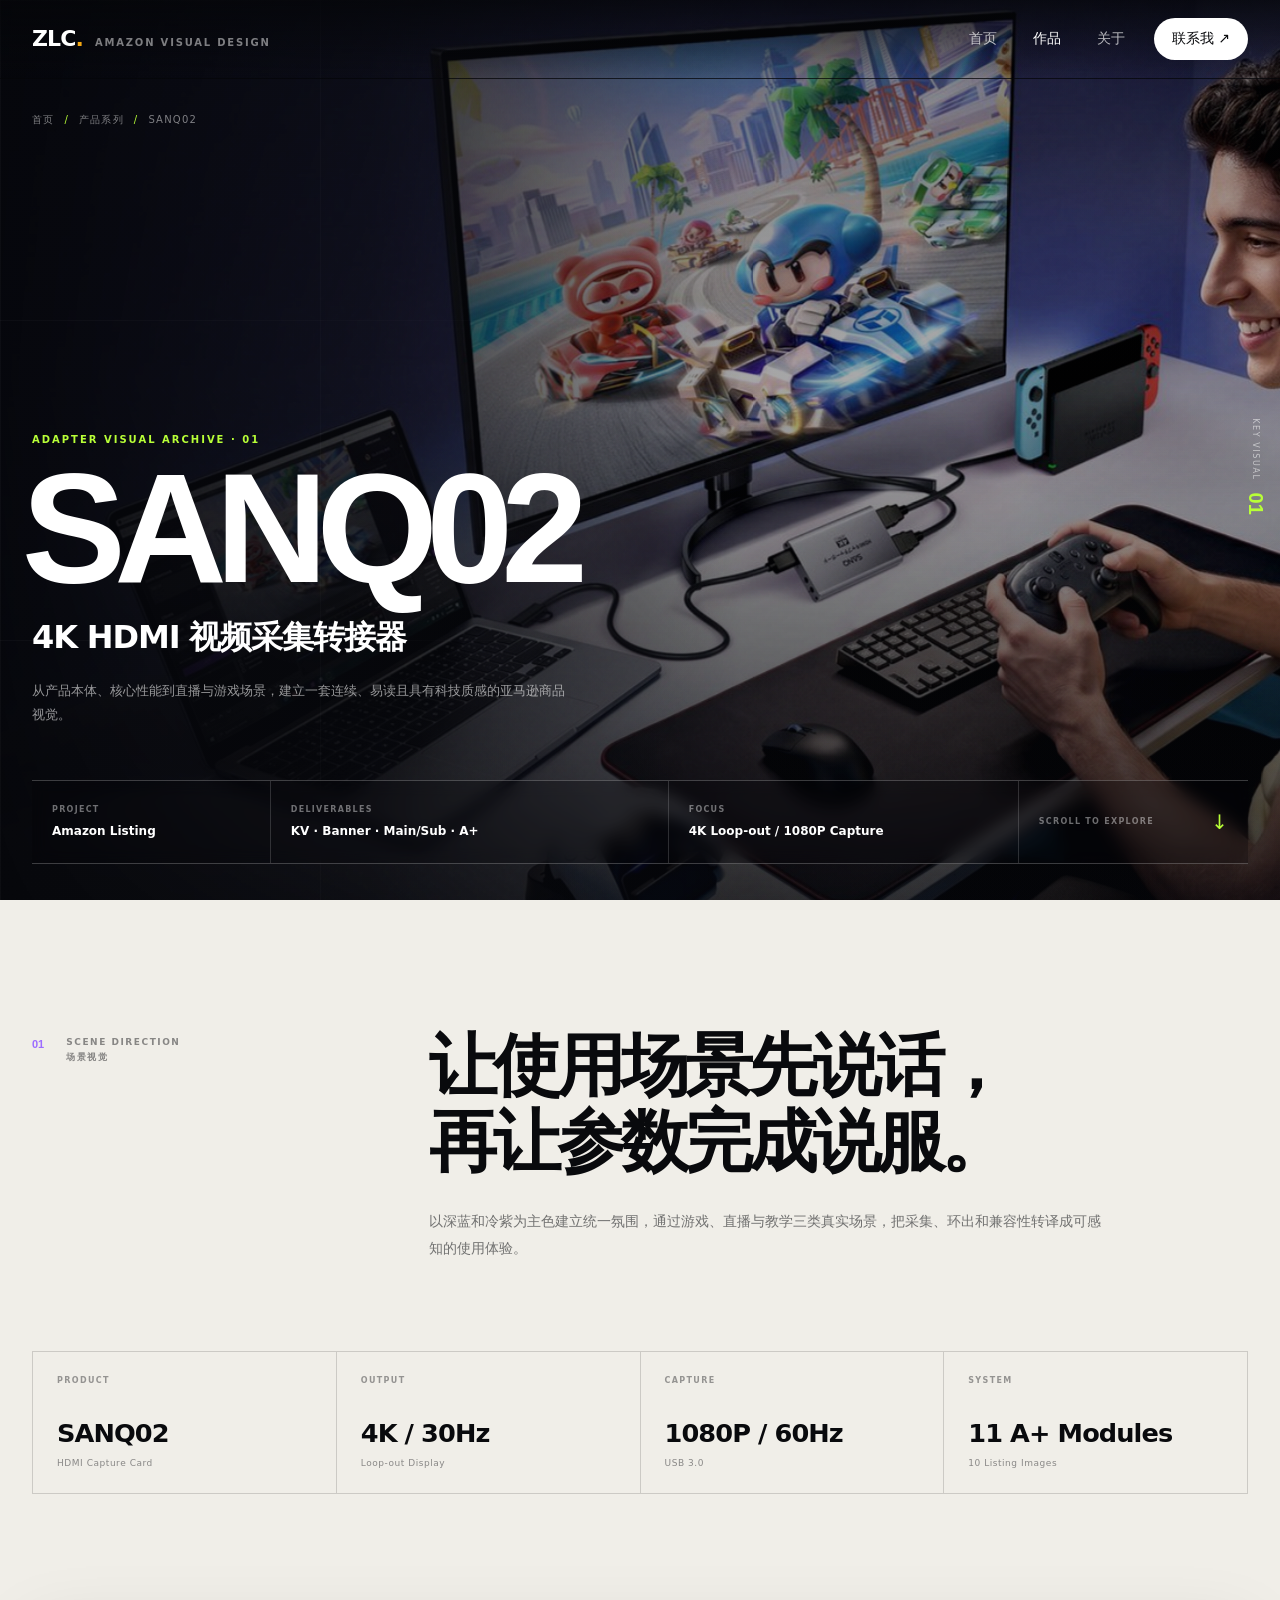
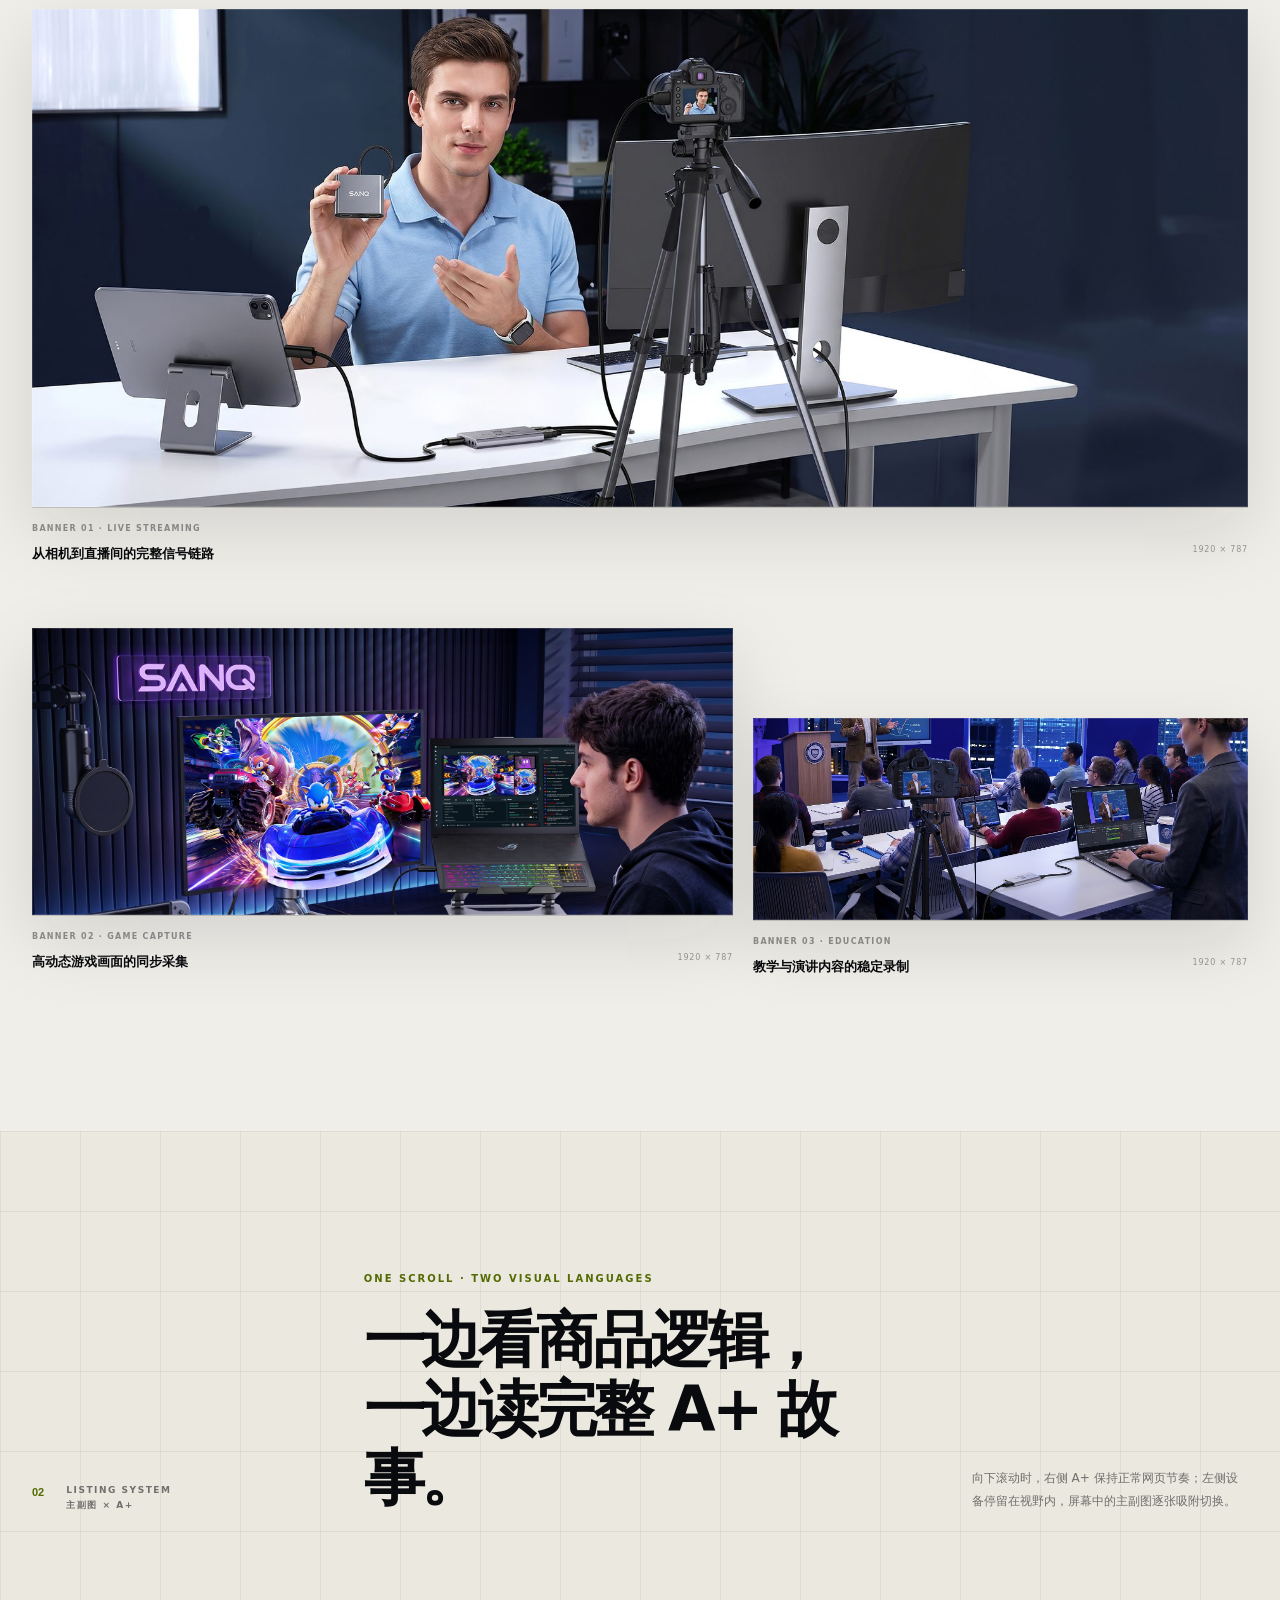
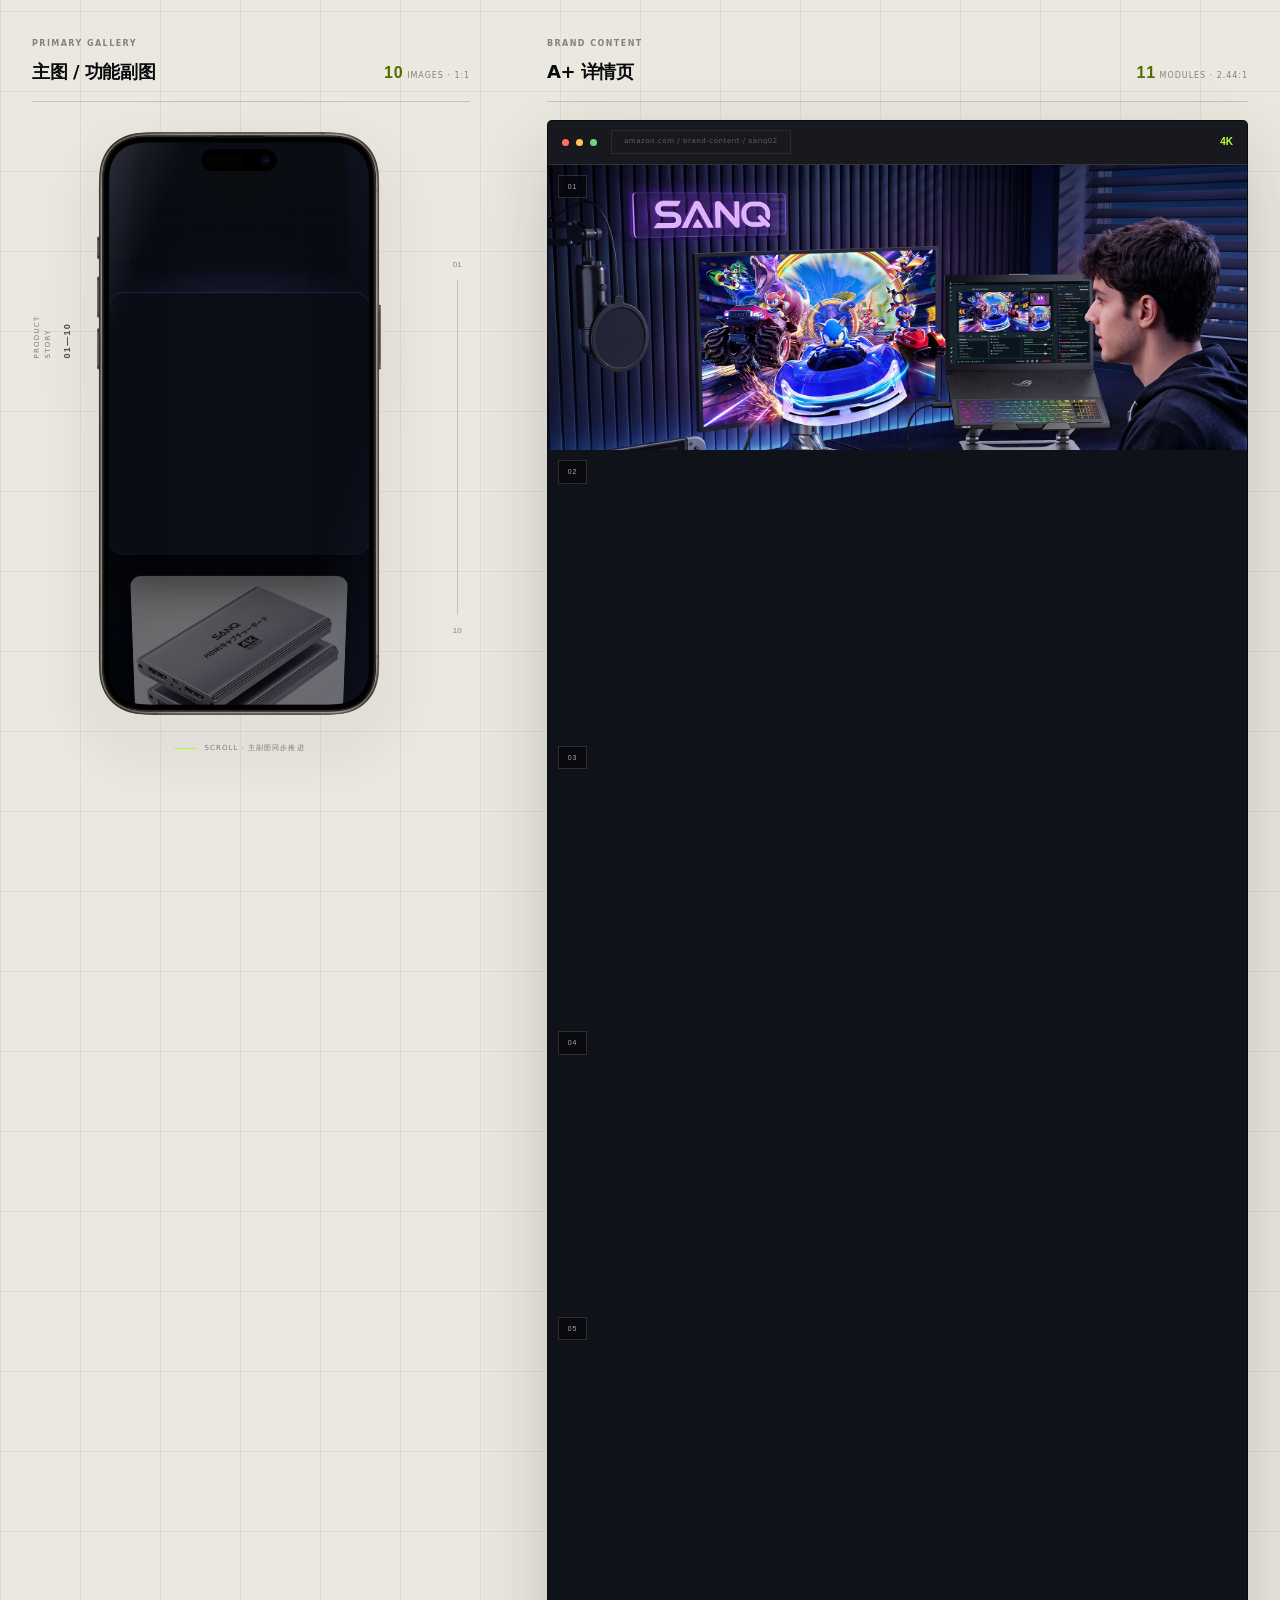
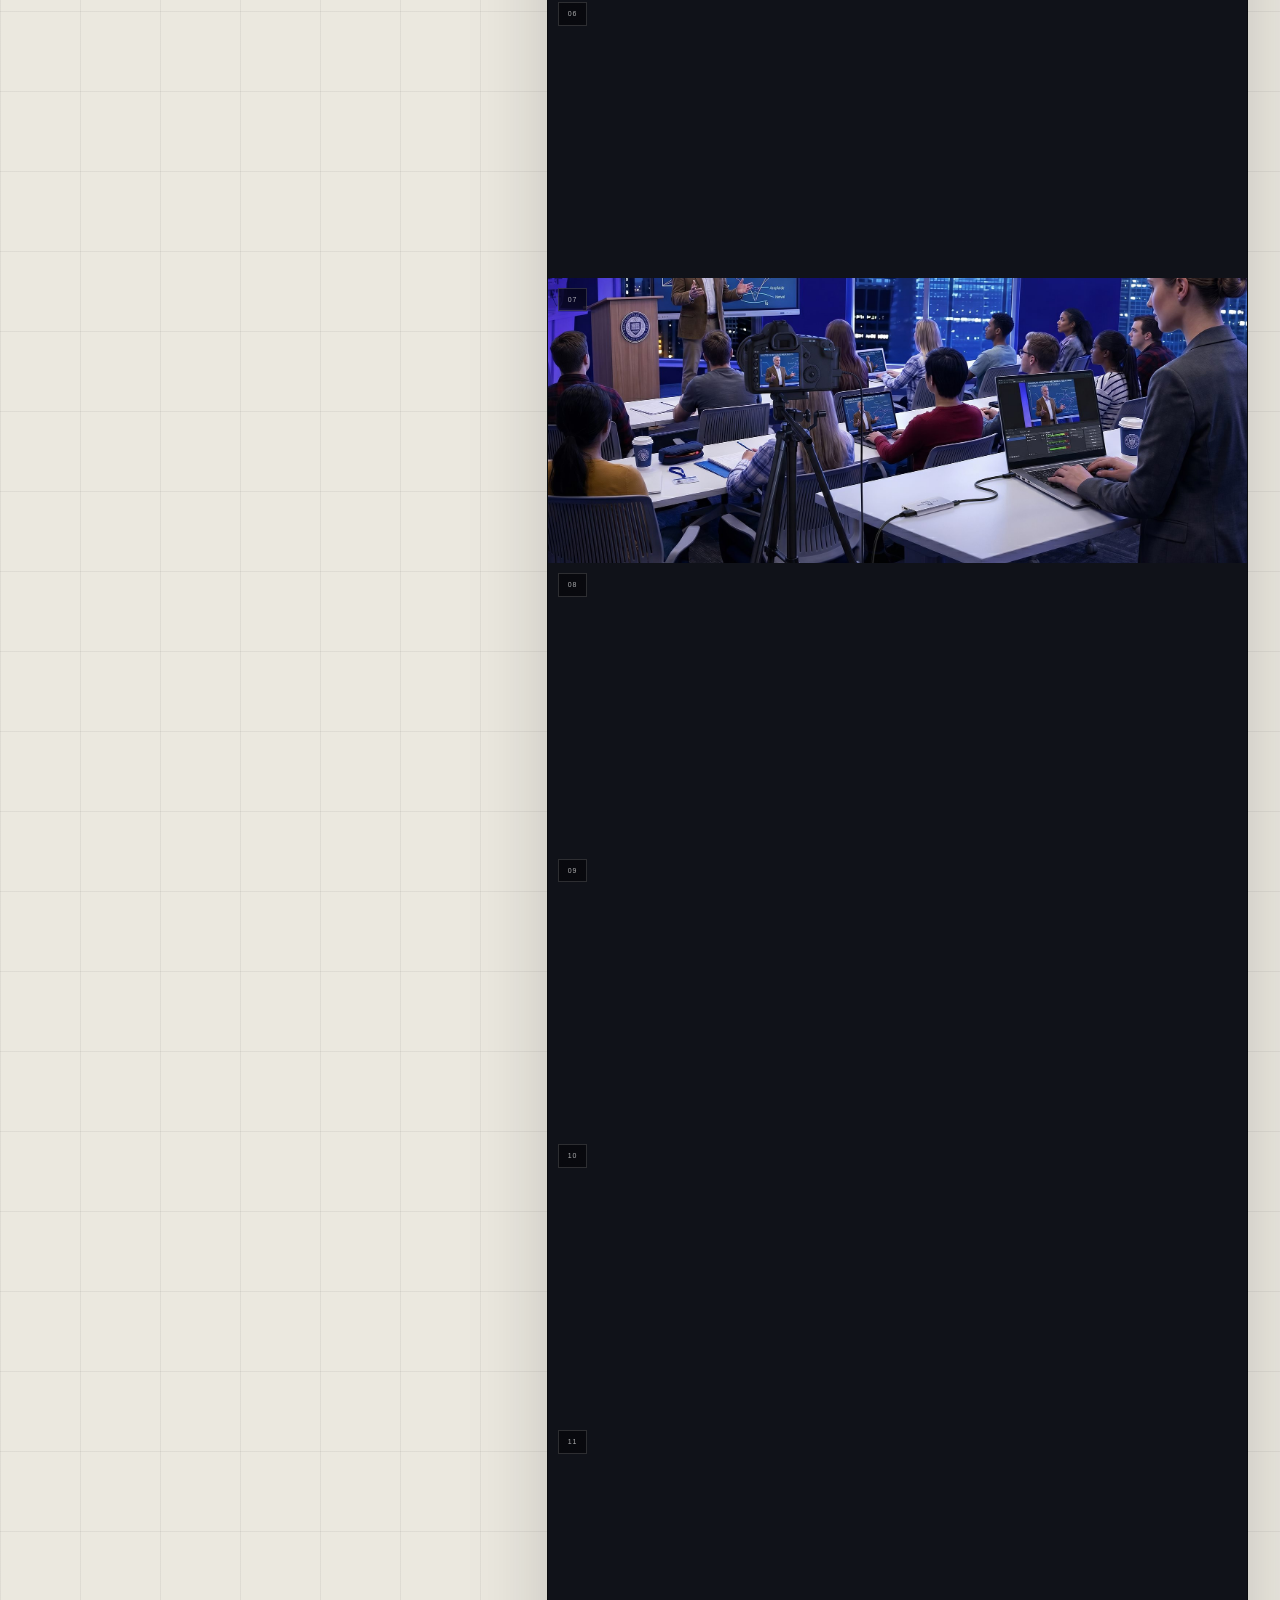
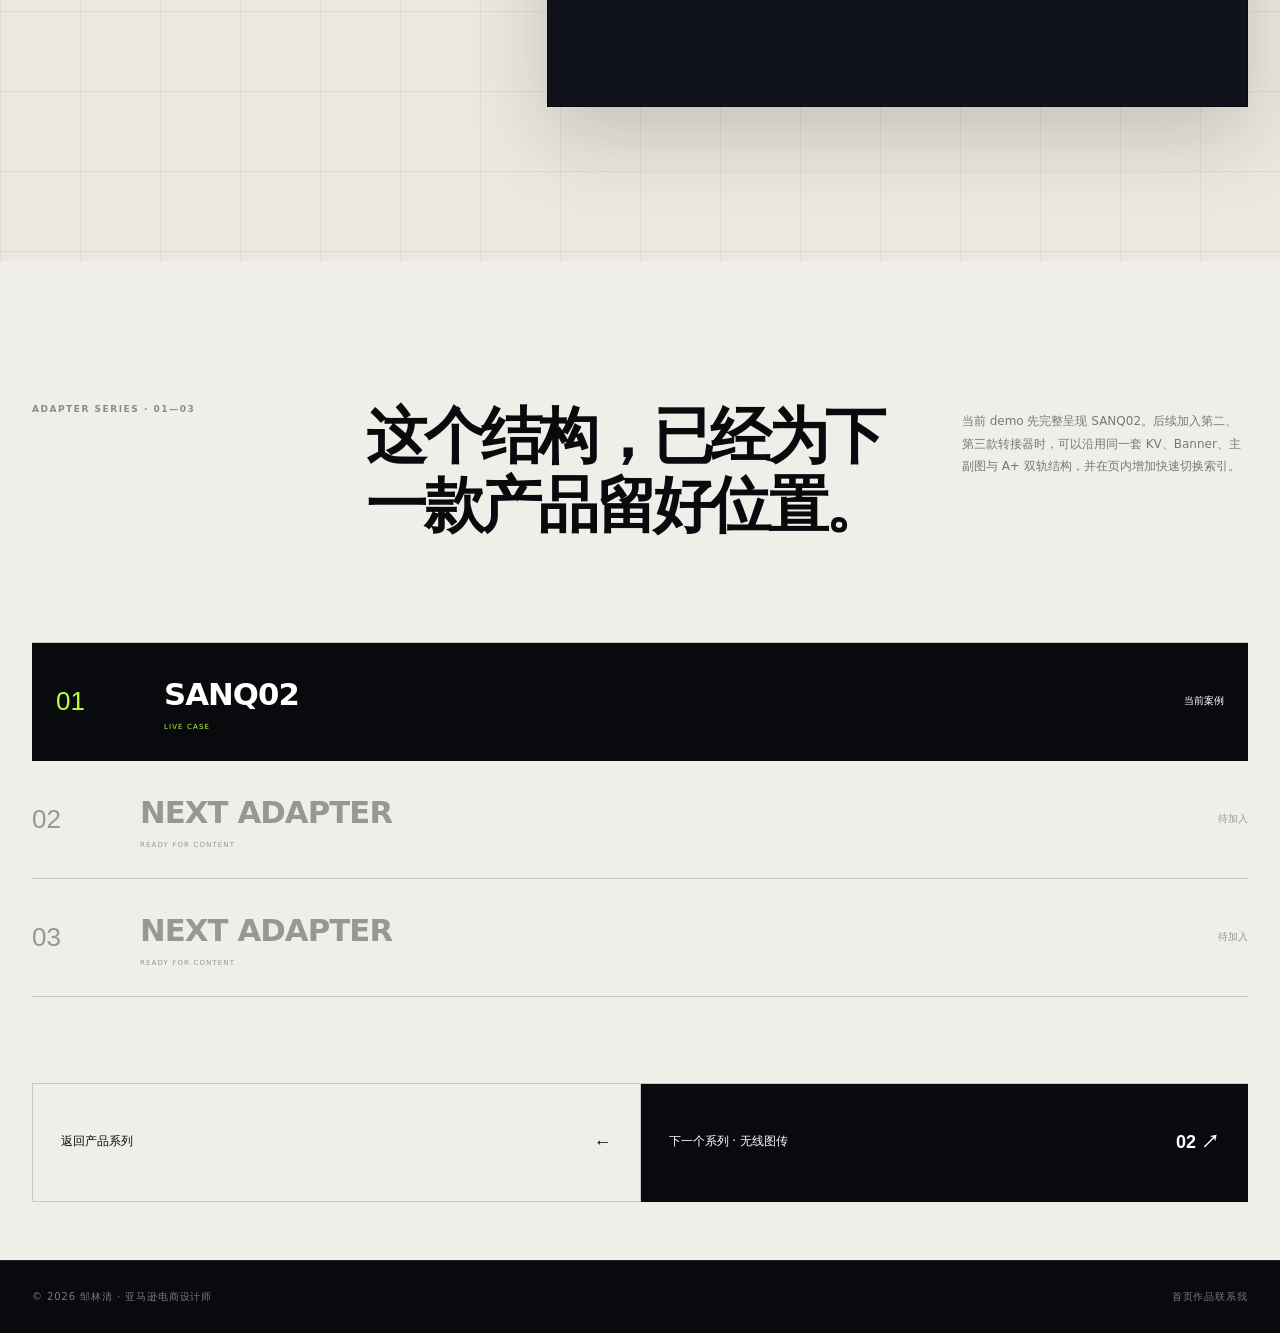
<file: works/sanq02.html>
<!doctype html>
<html lang="zh-CN" class="no-js">
<head>
  <meta charset="utf-8">
  <meta name="viewport" content="width=device-width, initial-scale=1">
  <meta name="description" content="邹林清 SANQ02 4K HDMI 视频采集转接器视觉案例：产品 KV、场景 Banner、亚马逊主副图与 A+ 详情页。">
  <meta name="theme-color" content="#0a0b0f">
  <title>SANQ02 4K 视频采集转接器 &middot; 邹林清作品集</title>
  <link rel="icon" href="data:,">
  <link rel="stylesheet" href="../css/style.css?v=40">
  <link rel="stylesheet" href="../css/sanq02.css?v=5">
  <script>document.documentElement.classList.replace("no-js", "js");</script>
</head>
<body data-page="adapter" class="adapter-page">
  <a class="skip-link" href="#main">跳至主要内容</a>

  <header class="nav" id="top">
    <div class="container nav-inner">
      <a class="brand" href="../index.html" aria-label="邹林清作品集首页"><span>ZLC<span class="brand-dot">.</span></span><small>AMAZON VISUAL DESIGN</small></a>
      <nav class="nav-links" aria-label="主导航">
        <a class="nav-link" href="../index.html">首页</a>
        <a class="nav-link active" href="../index.html#series">作品</a>
        <a class="nav-link" href="../index.html#about">关于</a>
        <a class="nav-link nav-contact" href="../index.html#contact">联系我 <span>&#8599;</span></a>
      </nav>
      <button class="burger" type="button" aria-label="打开菜单" aria-expanded="false"><span></span><span></span><span></span></button>
    </div>
  </header>
  <div class="mobile-menu" aria-hidden="true">
    <a href="../index.html">首页</a><a href="../index.html#series">产品系列</a><a href="#banners">场景 Banner</a><a href="#visual-system">主副图与 A+</a><a href="../index.html#contact">联系我</a>
  </div>

  <main id="main">
    <section class="sanq-hero" aria-labelledby="sanq-title">
      <img class="sanq-hero-media site-img" src="../assets/img/sanq02-a3.jpg" data-src="../assets/img/sanq02-a3.jpg" data-img="sanq02-hero-bg" data-fixed-image width="1920" height="787" alt="SANQ02 视频采集转接器连接游戏主机、显示器与电脑的桌面场景" fetchpriority="high" decoding="async">
      <div class="sanq-hero-grid" aria-hidden="true"></div>
      <div class="container sanq-hero-inner">
        <p class="sanq-breadcrumb"><a href="../index.html">首页</a><span>/</span><a href="../index.html#series">产品系列</a><span>/</span>SANQ02</p>

        <div class="sanq-hero-copy reveal">
          <span class="sanq-overline">ADAPTER VISUAL ARCHIVE &middot; 01</span>
          <h1 id="sanq-title">SANQ02</h1>
          <p class="sanq-hero-type">4K HDMI 视频采集转接器</p>
          <p class="sanq-hero-desc">从产品本体、核心性能到直播与游戏场景，建立一套连续、易读且具有科技质感的亚马逊商品视觉。</p>
        </div>

        <div class="sanq-hero-foot reveal" style="--delay:140ms">
          <div><span>PROJECT</span><b>Amazon Listing</b></div>
          <div><span>DELIVERABLES</span><b>KV &middot; Banner &middot; Main/Sub &middot; A+</b></div>
          <div><span>FOCUS</span><b>4K Loop-out / 1080P Capture</b></div>
          <a href="#banners"><span>SCROLL TO EXPLORE</span><i aria-hidden="true">&#8595;</i></a>
        </div>
      </div>
      <div class="sanq-hero-index" aria-hidden="true"><span>KEY VISUAL</span><b>01</b></div>
    </section>

    <section class="sanq-overview" id="banners" aria-labelledby="overview-title">
      <div class="container">
        <header class="sanq-section-head reveal">
          <div class="sanq-section-kicker"><span>01</span><p>SCENE DIRECTION<br>场景视觉</p></div>
          <div>
            <h2 id="overview-title">让使用场景先说话，<br>再让参数完成说服。</h2>
            <p class="sanq-section-intro">以深蓝和冷紫为主色建立统一氛围，通过游戏、直播与教学三类真实场景，把采集、环出和兼容性转译成可感知的使用体验。</p>
          </div>
        </header>

        <div class="sanq-fact-rail reveal" aria-label="项目摘要">
          <div><span>PRODUCT</span><b>SANQ02</b><small>HDMI Capture Card</small></div>
          <div><span>OUTPUT</span><b>4K / 30Hz</b><small>Loop-out Display</small></div>
          <div><span>CAPTURE</span><b>1080P / 60Hz</b><small>USB 3.0</small></div>
          <div><span>SYSTEM</span><b>11 A+ Modules</b><small>10 Listing Images</small></div>
        </div>

        <div class="sanq-banner-wall">
          <figure class="sanq-banner sanq-banner--wide reveal">
            <div class="sanq-banner-media"><img class="site-img js-lightbox" src="../assets/img/sanq02-a2.jpg" data-src="../assets/img/sanq02-a2.jpg" width="1920" height="787" alt="SANQ02 视频采集转接器用于相机直播录制场景" loading="lazy" decoding="async"></div>
            <figcaption><span>BANNER 01 &middot; LIVE STREAMING</span><b>从相机到直播间的完整信号链路</b><em>1920 &times; 787</em></figcaption>
          </figure>

          <figure class="sanq-banner sanq-banner--left reveal">
            <div class="sanq-banner-media"><img class="site-img js-lightbox" src="../assets/img/sanq02/aplus-01.jpg" data-src="../assets/img/sanq02/aplus-01.jpg" width="1920" height="787" alt="SANQ02 游戏直播品牌场景横幅" loading="lazy" decoding="async"></div>
            <figcaption><span>BANNER 02 &middot; GAME CAPTURE</span><b>高动态游戏画面的同步采集</b><em>1920 &times; 787</em></figcaption>
          </figure>

          <figure class="sanq-banner sanq-banner--right reveal" style="--delay:90ms">
            <div class="sanq-banner-media"><img class="site-img js-lightbox" src="../assets/img/sanq02/aplus-07.jpg" data-src="../assets/img/sanq02/aplus-07.jpg" width="1920" height="787" alt="SANQ02 用于教室演讲和课程录制场景" loading="lazy" decoding="async"></div>
            <figcaption><span>BANNER 03 &middot; EDUCATION</span><b>教学与演讲内容的稳定录制</b><em>1920 &times; 787</em></figcaption>
          </figure>
        </div>
      </div>
    </section>

    <section class="sanq-system" id="visual-system" aria-labelledby="system-title">
      <div class="container">
        <header class="sanq-system-head reveal">
          <div class="sanq-section-kicker sanq-section-kicker--dark"><span>02</span><p>LISTING SYSTEM<br>主副图 &times; A+</p></div>
          <div>
            <span class="sanq-overline">ONE SCROLL &middot; TWO VISUAL LANGUAGES</span>
            <h2 id="system-title">一边看商品逻辑，<br>一边读完整 A+ 故事。</h2>
          </div>
          <p>向下滚动时，右侧 A+ 保持正常网页节奏；左侧设备停留在视野内，屏幕中的主副图逐张吸附切换。</p>
        </header>

        <div class="sanq-showcase" data-sync-showcase>
          <aside class="sanq-listing-lane" aria-labelledby="listing-title">
            <div class="sanq-listing-sticky" data-listing-sticky>
              <div class="sanq-lane-head">
                <div><span>PRIMARY GALLERY</span><h3 id="listing-title">主图 / 功能副图</h3></div>
                <p><b>10</b> IMAGES &middot; 1:1</p>
              </div>

              <div class="sanq-phone-stage">
                <div class="sanq-phone-note" aria-hidden="true"><span>PRODUCT<br>STORY</span><b>01&mdash;10</b></div>
                <div class="sanq-phone-shell">
                  <i class="sanq-phone-button sanq-phone-button--top" aria-hidden="true"></i>
                  <i class="sanq-phone-button sanq-phone-button--mid" aria-hidden="true"></i>
                  <div class="sanq-phone-screen" data-listing-window>
                    <div class="sanq-listing-track" data-listing-track>
                      <img src="../assets/img/sanq02-main1.jpg" width="1920" height="1920" alt="SANQ02 主图：双机身与 USB-A、USB-C 双接头配置" loading="eager" decoding="async">
                      <img src="../assets/img/sanq02-main2.jpg" width="1920" height="1920" alt="SANQ02 主图：银色金属机身与 HDMI 输入输出接口" loading="lazy" decoding="async">
                      <img src="../assets/img/sanq02-sub1.jpg" width="1600" height="1600" alt="SANQ02 功能副图：接口与核心规格总览" loading="lazy" decoding="async">
                      <img src="../assets/img/sanq02-sub6.jpg" width="1600" height="1600" alt="SANQ02 功能副图：金属机身与 USB-A、USB-C 双接头" loading="lazy" decoding="async">
                      <img src="../assets/img/sanq02-sub2.jpg" width="1600" height="1600" alt="SANQ02 功能副图：支持 4K 30Hz 环出与 1080P 60Hz 采集" loading="lazy" decoding="async">
                      <img src="../assets/img/sanq02-sub8.jpg" width="1600" height="1600" alt="SANQ02 功能副图：USB 3.0 高速数据传输" loading="lazy" decoding="async">
                      <img src="../assets/img/sanq02-sub3.jpg" width="1600" height="1600" alt="SANQ02 功能副图：客厅大屏游戏采集场景" loading="lazy" decoding="async">
                      <img src="../assets/img/sanq02-sub7.jpg" width="1600" height="1600" alt="SANQ02 功能副图：电脑、主机与显示器连接方式" loading="lazy" decoding="async">
                      <img src="../assets/img/sanq02-sub5.jpg" width="1600" height="1600" alt="SANQ02 功能副图：铝合金外壳与散热设计" loading="lazy" decoding="async">
                      <img src="../assets/img/sanq02-sub4.jpg" width="1600" height="1600" alt="SANQ02 功能副图：产品包装与配件清单" loading="lazy" decoding="async">
                    </div>
                    <span class="sanq-dynamic-island" aria-hidden="true"></span>
                    <span class="sanq-screen-sheen" aria-hidden="true"></span>
                  </div>
                  <img class="sanq-phone-frame" src="../assets/img/sanq02-phone-frame.png" width="516" height="1054" alt="" aria-hidden="true" decoding="async">
                </div>

                <div class="sanq-reel-progress" aria-hidden="true">
                  <span data-reel-index>01</span><i><b data-reel-progress></b></i><span>10</span>
                </div>
                <p class="sanq-scroll-hint"><i></i> SCROLL &middot; 主副图同步推进</p>
              </div>
            </div>

            <div class="sanq-mobile-gallery" aria-label="SANQ02 主图与功能副图横向画廊">
              <div class="sanq-mobile-rail" data-mobile-rail tabindex="0">
                <figure><img class="site-img js-lightbox" src="../assets/img/sanq02-main1.jpg" data-src="../assets/img/sanq02-main1.jpg" width="1920" height="1920" alt="SANQ02 双机身产品主图" loading="lazy" decoding="async"><figcaption><span>01</span>产品主图</figcaption></figure>
                <figure><img class="site-img js-lightbox" src="../assets/img/sanq02-main2.jpg" data-src="../assets/img/sanq02-main2.jpg" width="1920" height="1920" alt="SANQ02 金属机身产品主图" loading="lazy" decoding="async"><figcaption><span>02</span>产品主图</figcaption></figure>
                <figure><img class="site-img js-lightbox" src="../assets/img/sanq02-sub1.jpg" data-src="../assets/img/sanq02-sub1.jpg" width="1600" height="1600" alt="SANQ02 接口与核心规格总览" loading="lazy" decoding="async"><figcaption><span>03</span>卖点总览</figcaption></figure>
                <figure><img class="site-img js-lightbox" src="../assets/img/sanq02-sub6.jpg" data-src="../assets/img/sanq02-sub6.jpg" width="1600" height="1600" alt="SANQ02 金属机身与双接头功能图" loading="lazy" decoding="async"><figcaption><span>04</span>双接头</figcaption></figure>
                <figure><img class="site-img js-lightbox" src="../assets/img/sanq02-sub2.jpg" data-src="../assets/img/sanq02-sub2.jpg" width="1600" height="1600" alt="SANQ02 4K 环出与 1080P 采集功能图" loading="lazy" decoding="async"><figcaption><span>05</span>4K 环出</figcaption></figure>
                <figure><img class="site-img js-lightbox" src="../assets/img/sanq02-sub8.jpg" data-src="../assets/img/sanq02-sub8.jpg" width="1600" height="1600" alt="SANQ02 USB 3.0 高速传输功能图" loading="lazy" decoding="async"><figcaption><span>06</span>USB 3.0</figcaption></figure>
                <figure><img class="site-img js-lightbox" src="../assets/img/sanq02-sub3.jpg" data-src="../assets/img/sanq02-sub3.jpg" width="1600" height="1600" alt="SANQ02 客厅大屏游戏使用场景" loading="lazy" decoding="async"><figcaption><span>07</span>游戏场景</figcaption></figure>
                <figure><img class="site-img js-lightbox" src="../assets/img/sanq02-sub7.jpg" data-src="../assets/img/sanq02-sub7.jpg" width="1600" height="1600" alt="SANQ02 多设备连接方式图" loading="lazy" decoding="async"><figcaption><span>08</span>连接方式</figcaption></figure>
                <figure><img class="site-img js-lightbox" src="../assets/img/sanq02-sub5.jpg" data-src="../assets/img/sanq02-sub5.jpg" width="1600" height="1600" alt="SANQ02 铝合金外壳与散热设计" loading="lazy" decoding="async"><figcaption><span>09</span>金属外壳</figcaption></figure>
                <figure><img class="site-img js-lightbox" src="../assets/img/sanq02-sub4.jpg" data-src="../assets/img/sanq02-sub4.jpg" width="1600" height="1600" alt="SANQ02 产品包装清单" loading="lazy" decoding="async"><figcaption><span>10</span>包装清单</figcaption></figure>
              </div>
              <div class="sanq-mobile-controls">
                <p><span data-mobile-index>01</span> / 10</p>
                <div><button type="button" data-mobile-prev aria-label="上一张主副图">&larr;</button><button type="button" data-mobile-next aria-label="下一张主副图">&rarr;</button></div>
              </div>
            </div>
          </aside>

          <article class="sanq-aplus-lane" aria-labelledby="aplus-title">
            <div class="sanq-lane-head sanq-lane-head--aplus">
              <div><span>BRAND CONTENT</span><h3 id="aplus-title">A+ 详情页</h3></div>
              <p><b>11</b> MODULES &middot; 2.44:1</p>
            </div>

            <div class="sanq-aplus-browser">
              <div class="sanq-browser-bar" aria-hidden="true"><i></i><i></i><i></i><span>amazon.com / brand-content / sanq02</span><b>4K</b></div>
              <div class="sanq-aplus-document">
                <figure><img class="site-img js-lightbox" src="../assets/img/sanq02/aplus-01.jpg" data-src="../assets/img/sanq02/aplus-01.jpg" width="1920" height="787" alt="SANQ02 A+ 模块一：游戏直播品牌头图" loading="lazy" decoding="async"><figcaption>01</figcaption></figure>
                <figure><img class="site-img js-lightbox" src="../assets/img/sanq02/aplus-02.jpg" data-src="../assets/img/sanq02/aplus-02.jpg" width="1920" height="787" alt="SANQ02 A+ 模块二：4K 环出、1080P 采集、金属外壳和双接头卖点" loading="lazy" decoding="async"><figcaption>02</figcaption></figure>
                <figure><img class="site-img js-lightbox" src="../assets/img/sanq02/aplus-03.jpg" data-src="../assets/img/sanq02/aplus-03.jpg" width="1920" height="787" alt="SANQ02 A+ 模块三：4K 与 1080P 显示画质对比" loading="lazy" decoding="async"><figcaption>03</figcaption></figure>
                <figure><img class="site-img js-lightbox" src="../assets/img/sanq02/aplus-04.jpg" data-src="../assets/img/sanq02/aplus-04.jpg" width="1920" height="787" alt="SANQ02 A+ 模块四：游戏主机采集与显示器环出场景" loading="lazy" decoding="async"><figcaption>04</figcaption></figure>
                <figure><img class="site-img js-lightbox" src="../assets/img/sanq02/aplus-05.jpg" data-src="../assets/img/sanq02/aplus-05.jpg" width="1920" height="787" alt="SANQ02 A+ 模块五：游戏采集和直播场景" loading="lazy" decoding="async"><figcaption>05</figcaption></figure>
                <figure><img class="site-img js-lightbox" src="../assets/img/sanq02/aplus-06.jpg" data-src="../assets/img/sanq02/aplus-06.jpg" width="1920" height="787" alt="SANQ02 A+ 模块六：相机直播录制场景" loading="lazy" decoding="async"><figcaption>06</figcaption></figure>
                <figure><img class="site-img js-lightbox" src="../assets/img/sanq02/aplus-07.jpg" data-src="../assets/img/sanq02/aplus-07.jpg" width="1920" height="787" alt="SANQ02 A+ 模块七：教室演讲与课程录制场景" loading="lazy" decoding="async"><figcaption>07</figcaption></figure>
                <figure><img class="site-img js-lightbox" src="../assets/img/sanq02/aplus-08.jpg" data-src="../assets/img/sanq02/aplus-08.jpg" width="1920" height="787" alt="SANQ02 A+ 模块八：铝合金外壳和高效散热设计" loading="lazy" decoding="async"><figcaption>08</figcaption></figure>
                <figure><img class="site-img js-lightbox" src="../assets/img/sanq02/aplus-09.jpg" data-src="../assets/img/sanq02/aplus-09.jpg" width="1920" height="787" alt="SANQ02 A+ 模块九：输入输出接口和系统兼容说明" loading="lazy" decoding="async"><figcaption>09</figcaption></figure>
                <figure><img class="site-img js-lightbox" src="../assets/img/sanq02/aplus-10.jpg" data-src="../assets/img/sanq02/aplus-10.jpg" width="1464" height="600" alt="SANQ02 A+ 模块十：直播与录制软件适配" loading="lazy" decoding="async"><figcaption>10</figcaption></figure>
                <figure><img class="site-img js-lightbox" src="../assets/img/sanq02/aplus-11.jpg" data-src="../assets/img/sanq02/aplus-11.jpg" width="1920" height="787" alt="SANQ02 A+ 模块十一：麦克风、耳机与直播音频连接" loading="lazy" decoding="async"><figcaption>11</figcaption></figure>
              </div>
            </div>
          </article>
        </div>
      </div>
    </section>

    <section class="sanq-queue" aria-labelledby="queue-title">
      <div class="container">
        <div class="sanq-queue-copy reveal">
          <span>ADAPTER SERIES &middot; 01&mdash;03</span>
          <h2 id="queue-title">这个结构，已经为下一款产品留好位置。</h2>
          <p>当前 demo 先完整呈现 SANQ02。后续加入第二、第三款转接器时，可以沿用同一套 KV、Banner、主副图与 A+ 双轨结构，并在页内增加快速切换索引。</p>
        </div>
        <div class="sanq-queue-slots reveal" aria-label="后续产品预留位置">
          <div class="sanq-queue-slot sanq-queue-slot--active"><span>01</span><div><b>SANQ02</b><small>LIVE CASE</small></div><em>当前案例</em></div>
          <div class="sanq-queue-slot"><span>02</span><div><b>NEXT ADAPTER</b><small>READY FOR CONTENT</small></div><em>待加入</em></div>
          <div class="sanq-queue-slot"><span>03</span><div><b>NEXT ADAPTER</b><small>READY FOR CONTENT</small></div><em>待加入</em></div>
        </div>
        <div class="sanq-page-end reveal">
          <a href="../index.html#series"><span>返回产品系列</span><b>&larr;</b></a>
          <a href="transmission.html"><span>下一个系列 &middot; 无线图传</span><b>02 &#8599;</b></a>
        </div>
      </div>
    </section>
  </main>

  <footer class="footer">
    <div class="container footer-inner"><span>&copy; 2026 邹林清 &middot; 亚马逊电商设计师</span><nav class="footer-links"><a href="../index.html">首页</a><a href="../index.html#series">作品</a><a href="../index.html#contact">联系我</a></nav></div>
  </footer>

  <div class="lightbox" id="lightbox" aria-hidden="true"><button class="lb-btn lb-close" id="lb-close" type="button" aria-label="关闭">&times;</button><button class="lb-btn lb-prev" id="lb-prev" type="button" aria-label="上一张">&larr;</button><img id="lb-img" alt=""><button class="lb-btn lb-next" id="lb-next" type="button" aria-label="下一张">&rarr;</button><div class="cap" id="lb-cap"></div><span id="lb-count"></span></div>
  <div class="toast" id="toast"></div>
  <button class="edit-btn" id="edit-toggle" type="button" title="自定义编辑">&#10022; 自定义</button>
  <div class="edit-panel" id="edit-panel"></div>
  <div class="edit-toolbar" id="edit-toolbar"></div>
  <script src="../js/site-defaults.js?v=40"></script>
  <script src="../js/main.js?v=40"></script>
  <script src="../js/sanq02.js?v=3"></script>
</body>
</html>
</file>
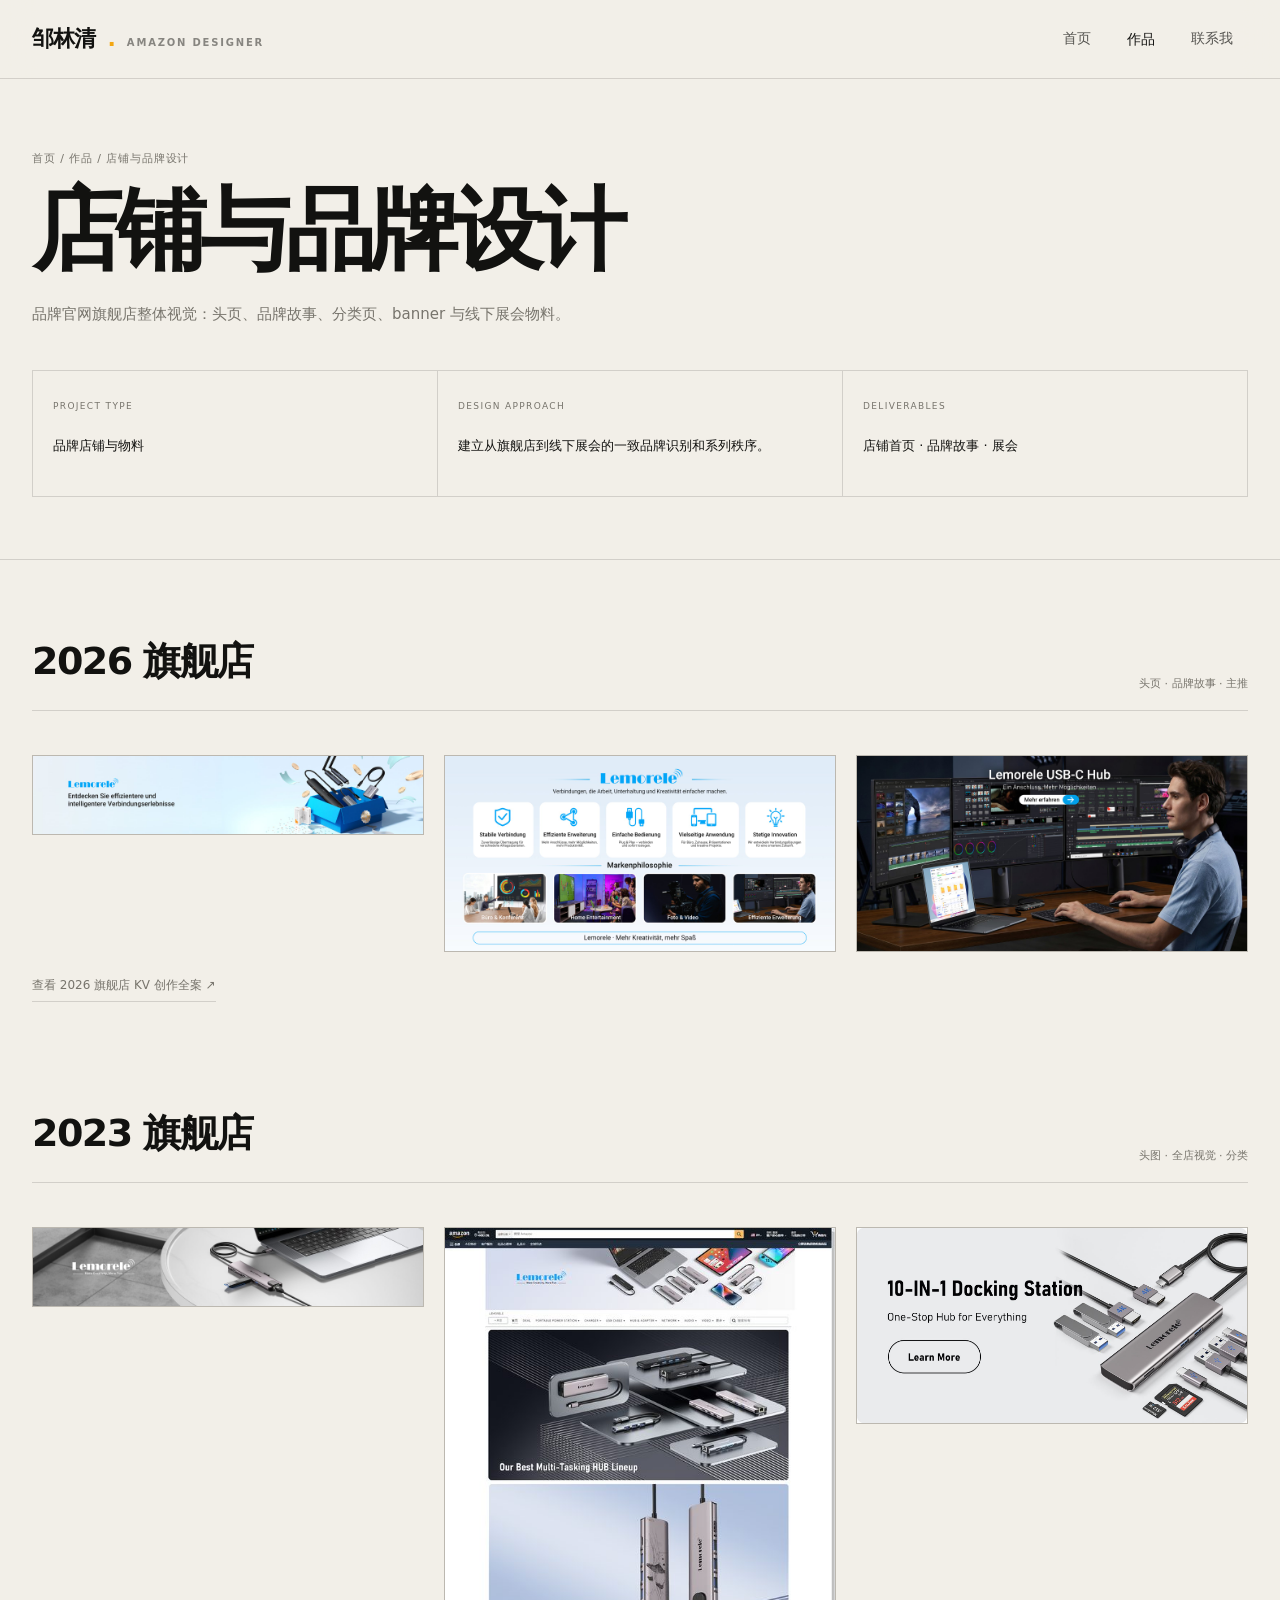
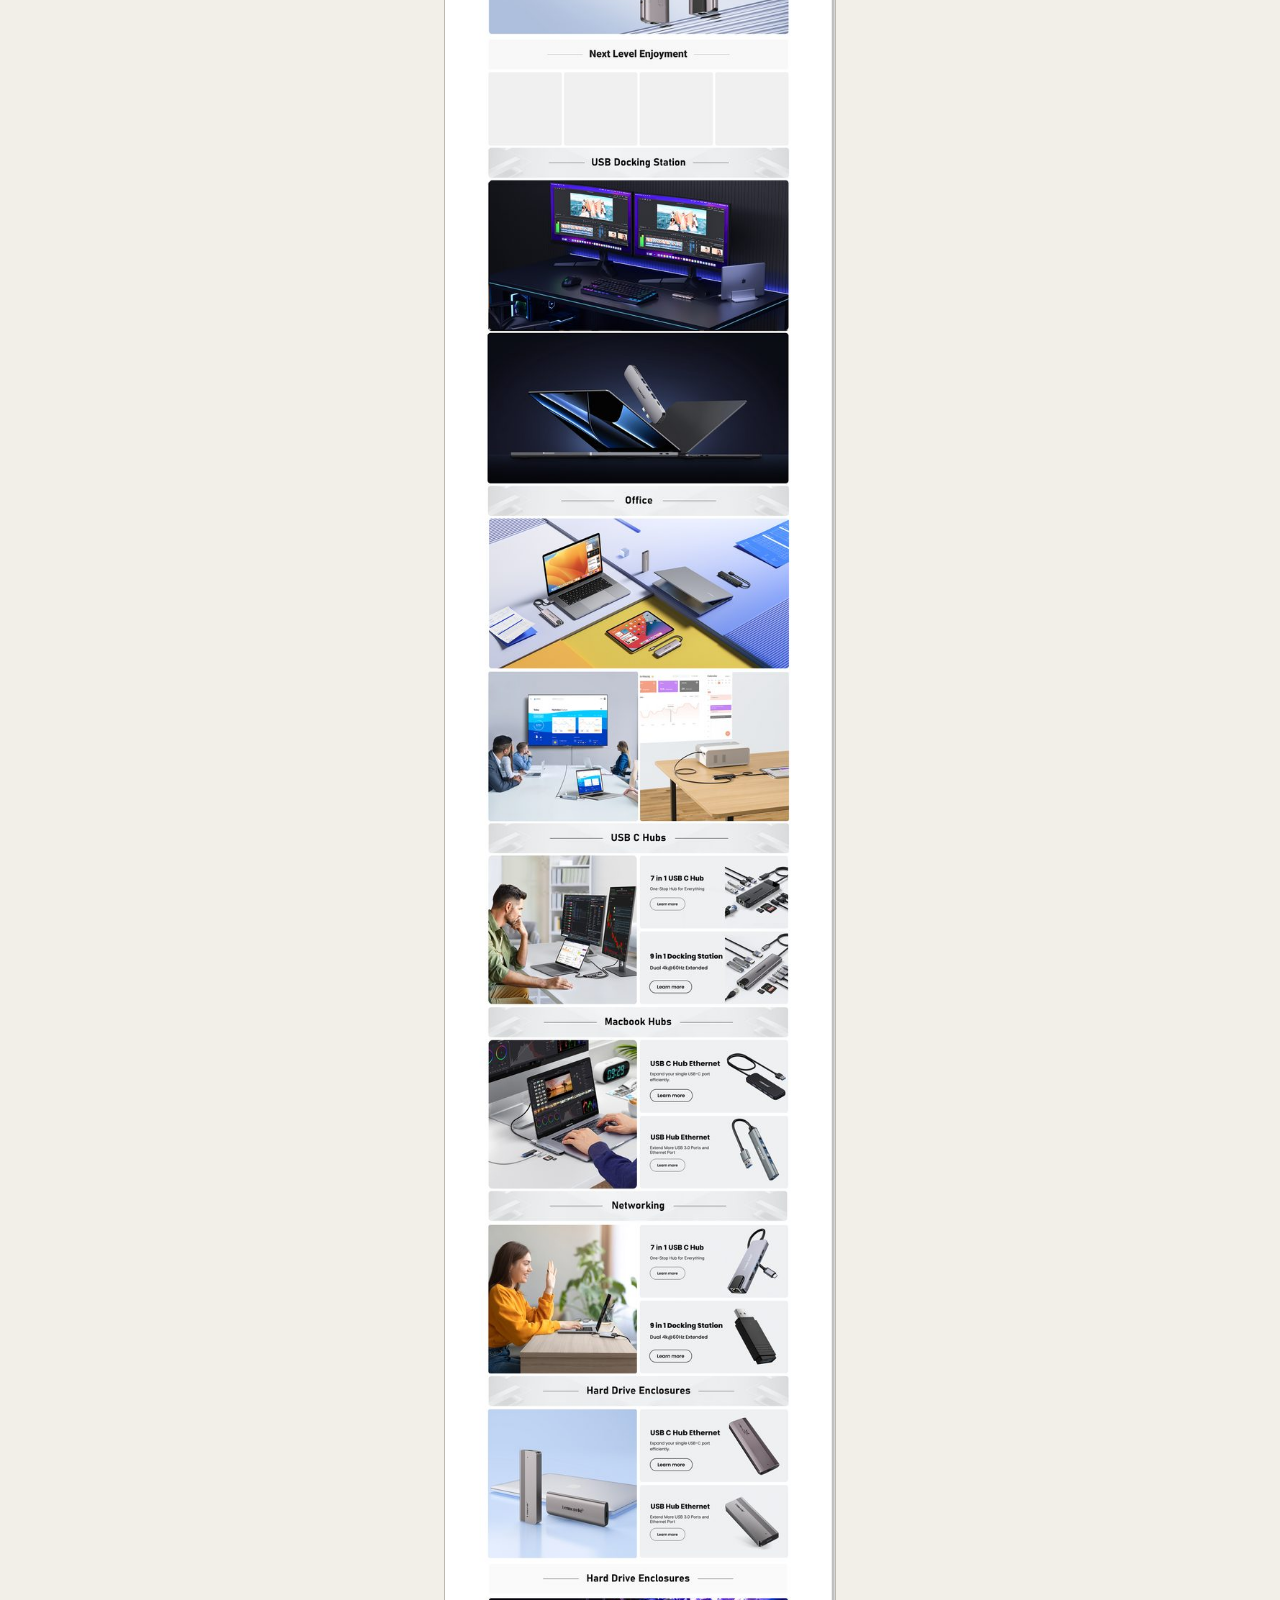
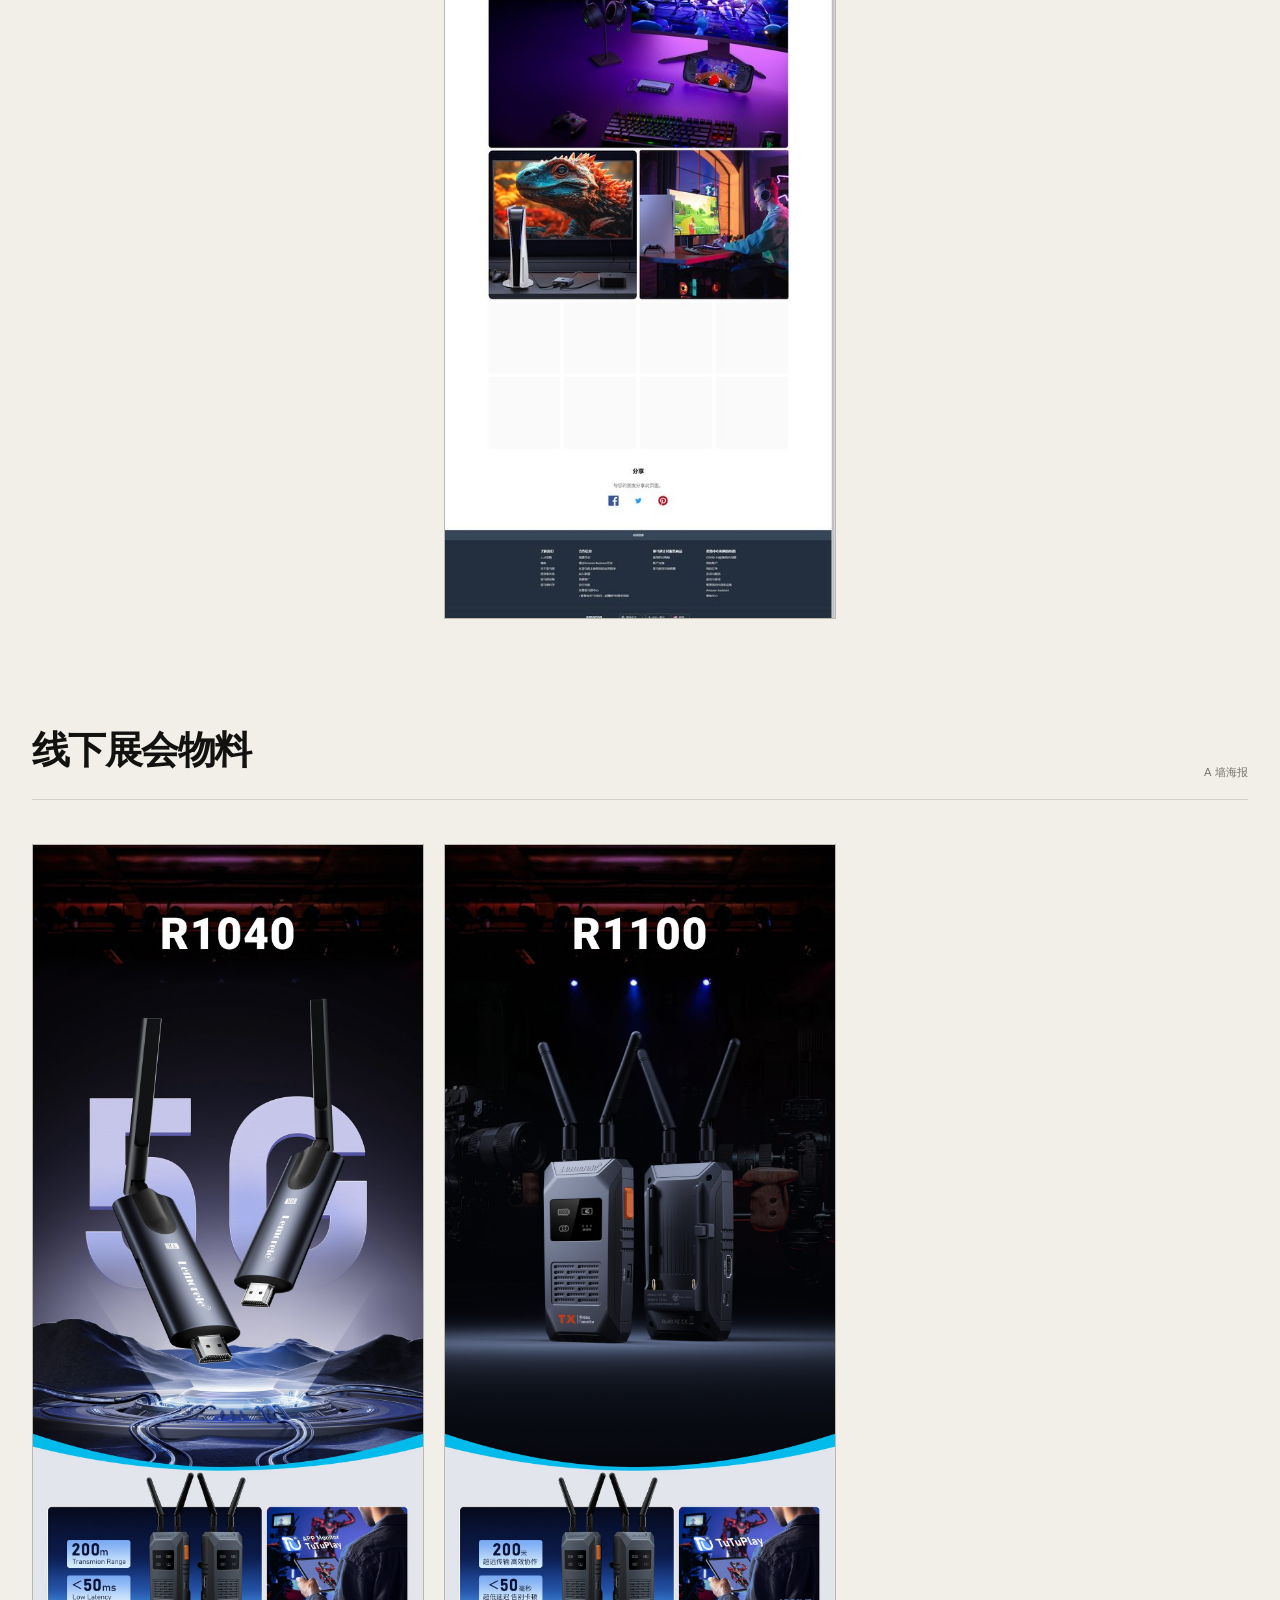
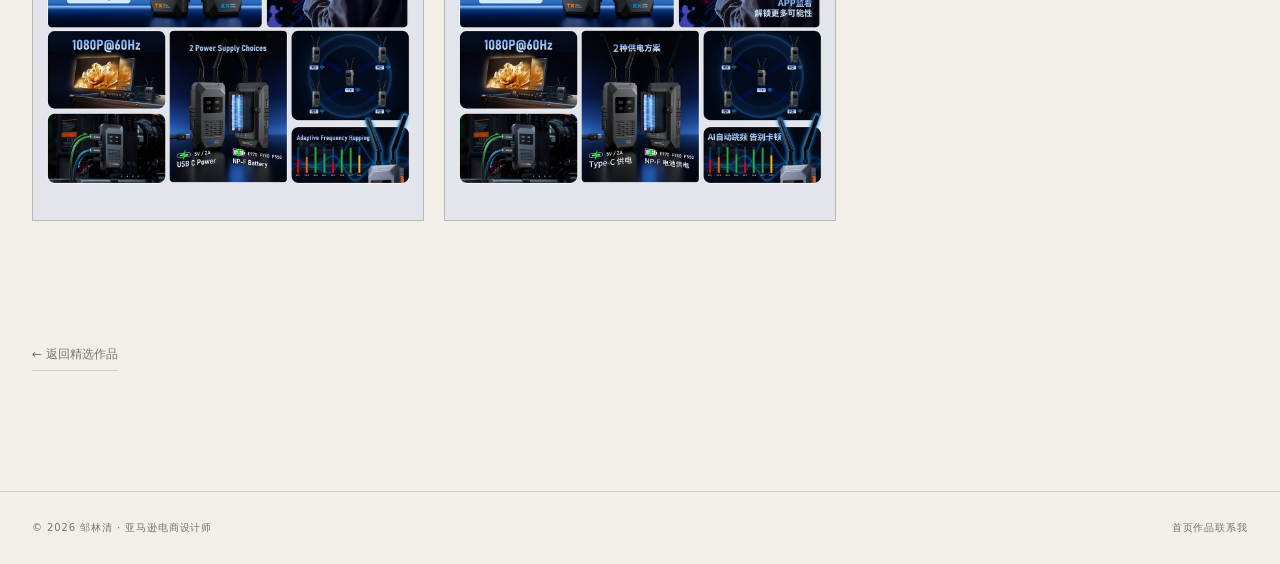
<file: works/store.html>
<!DOCTYPE html>
<html lang="zh-CN">
<head>
<meta charset="UTF-8">
<meta name="viewport" content="width=device-width, initial-scale=1.0">
<meta name="description" content="邹林清 店铺与品牌设计 作品集：品牌官网旗舰店整体视觉：头页、品牌故事、分类页、banner 与线下展会物料。">
<title>店铺与品牌设计 · 邹林清作品集</title>
<link rel="stylesheet" href="../css/style.css?v=40">
</head>
<body>
<header class="nav" id="top"><div class="container nav-inner"><a class="brand" href="../index.html">邹林清<em>.</em><small>AMAZON DESIGNER</small></a><nav class="nav-links"><a class="nav-link" href="../index.html">首页</a><div class="dropdown"><a class="nav-link active" href="../index.html#works">作品</a><div class="dropdown-menu"><a class="dropdown-item" href="../works/docking.html"><span>拓展坞</span><span>↗</span></a><a class="dropdown-item" href="../works/transmission.html"><span>无线图传</span><span>↗</span></a><a class="dropdown-item" href="../works/enclosure.html"><span>硬盘盒</span><span>↗</span></a><a class="dropdown-item" href="../works/projector.html"><span>投影仪</span><span>↗</span></a><a class="dropdown-item" href="../works/car.html"><span>车载</span><span>↗</span></a><a class="dropdown-item" href="../works/store.html"><span>店铺与品牌设计</span><span>↗</span></a><a class="dropdown-item" href="../works/ai.html"><span>AI 场景创作</span><span>↗</span></a></div></div><a class="nav-link" href="../index.html#contact">联系我</a></nav><button class="burger" aria-label="菜单"><span></span><span></span><span></span></button></div></header><div class="mobile-menu"><a class="m-title" href="../index.html">首页</a><a href="../index.html#skills">能力展示</a><a href="../index.html#works">精选作品</a><a class="m-title">作品分类</a><a href="../works/docking.html">拓展坞</a><a href="../works/transmission.html">无线图传</a><a href="../works/enclosure.html">硬盘盒</a><a href="../works/projector.html">投影仪</a><a href="../works/car.html">车载</a><a href="../works/store.html">店铺与品牌设计</a><a href="../works/ai.html">AI 场景创作</a><a class="m-title" href="../index.html#contact">联系我</a></div><main><section class="page-head"><div class="container"><p class="breadcrumb"><a href="../index.html">首页</a> / 作品 / 店铺与品牌设计</p><h1 class="page-title editable" data-edit="store-title">店铺与品牌设计</h1><p class="page-desc editable" data-edit="store-desc">品牌官网旗舰店整体视觉：头页、品牌故事、分类页、banner 与线下展会物料。</p></div></section><section class="page-body"><div class="container"><div class="product reveal"><div class="product-head"><h2 class="editable" data-edit="store-p1-name">2026 旗舰店</h2><span class="note editable" data-edit="store-p1-note">头页 · 品牌故事 · 主推</span></div><div class="pgrid"><figure class="pitem has-img"><img class="site-img" src="../assets/img/store-2026-home1.jpg" alt="2026 旗舰店头页" loading="lazy" data-img="store-img-1"><figcaption class="cap">2026 旗舰店头页</figcaption></figure><figure class="pitem has-img"><img class="site-img" src="../assets/img/store-2026-story.jpg" alt="2026 品牌故事页" loading="lazy" data-img="store-img-2"><figcaption class="cap">2026 品牌故事页</figcaption></figure><figure class="pitem has-img"><img class="site-img" src="../assets/img/store-2026-tc96.jpg" alt="2026 主推产品页" loading="lazy" data-img="store-img-3"><figcaption class="cap">2026 主推产品页</figcaption></figure></div><a class="back-works" href="kv-2026.html">查看 2026 旗舰店 KV 创作全案 ↗</a></div><div class="product reveal"><div class="product-head"><h2 class="editable" data-edit="store-p2-name">2023 旗舰店</h2><span class="note editable" data-edit="store-p2-note">头图 · 全店视觉 · 分类</span></div><div class="pgrid"><figure class="pitem has-img"><img class="site-img" src="../assets/img/store-2023-head.jpg" alt="2023 旗舰店头图" loading="lazy" data-img="store-img-4"><figcaption class="cap">2023 旗舰店头图</figcaption></figure><figure class="pitem has-img"><img class="site-img" src="../assets/img/store-2023-amazon.jpg" alt="2023 全店视觉" loading="lazy" data-img="store-img-5"><figcaption class="cap">2023 全店视觉</figcaption></figure><figure class="pitem has-img"><img class="site-img" src="../assets/img/store-2023-cat1.jpg" alt="2023 商品分类页" loading="lazy" data-img="store-img-6"><figcaption class="cap">2023 商品分类页</figcaption></figure></div></div><div class="product reveal"><div class="product-head"><h2 class="editable" data-edit="store-p3-name">线下展会物料</h2><span class="note editable" data-edit="store-p3-note">A 墙海报</span></div><div class="pgrid"><figure class="pitem has-img"><img class="site-img" src="../assets/img/store-wall-r1040.jpg" alt="展会 A 墙海报 R1040" loading="lazy" data-img="store-img-7"><figcaption class="cap">展会 A 墙海报 R1040</figcaption></figure><figure class="pitem has-img"><img class="site-img" src="../assets/img/store-wall-r1100.jpg" alt="展会 A 墙海报 R1100" loading="lazy" data-img="store-img-8"><figcaption class="cap">展会 A 墙海报 R1100</figcaption></figure></div></div><a class="back-works" href="../index.html#works">← 返回精选作品</a></div></section></main><footer class="footer"><div class="container footer-inner"><span>© 2026 邹林清 · 亚马逊电商设计师</span><nav class="footer-links"><a href="../index.html">首页</a><a href="../index.html#works">作品</a><a href="../index.html#contact">联系我</a></nav></div></footer><div class="lightbox" id="lightbox"><button class="lb-btn lb-close" id="lb-close" aria-label="关闭">✕</button><button class="lb-btn lb-prev" id="lb-prev" aria-label="上一张">‹</button><img id="lb-img" alt=""><button class="lb-btn lb-next" id="lb-next" aria-label="下一张">›</button><div class="cap" id="lb-cap"></div></div><div class="toast" id="toast"></div><button class="edit-btn" id="edit-toggle" type="button" title="自定义编辑">✎ 自定义</button><div class="edit-panel" id="edit-panel"><div class="ep-head">自定义设置<button class="ep-close" id="ep-close" type="button">×</button></div><div class="ep-row"><label for="gap-gallery">图片间距</label><input type="range" id="gap-gallery" min="4" max="72" value="24"><span id="gap-gallery-val">24</span></div><div class="ep-row"><label for="gap-ti">文字与图片间距</label><input type="range" id="gap-ti" min="8" max="120" value="48"><span id="gap-ti-val">48</span></div><button class="ep-reset" id="ep-reset" type="button">恢复默认</button><p class="ep-tip">编辑模式：直接点击文字可修改；点击图片可上传替换；选中文字后用浮窗 A± / 字距± 调整字号与字间距。</p></div><div class="edit-toolbar" id="edit-toolbar"><button type="button" data-adj="fs-">A−</button><button type="button" data-adj="fs+">A+</button><button type="button" data-adj="ls-">字距−</button><button type="button" data-adj="ls+">字距+</button><button type="button" data-adj="reset">恢复</button></div>
  <script src="../js/site-defaults.js?v=40"></script>
  <script src="../js/main.js?v=40"></script>
</body>
</html>
</file>
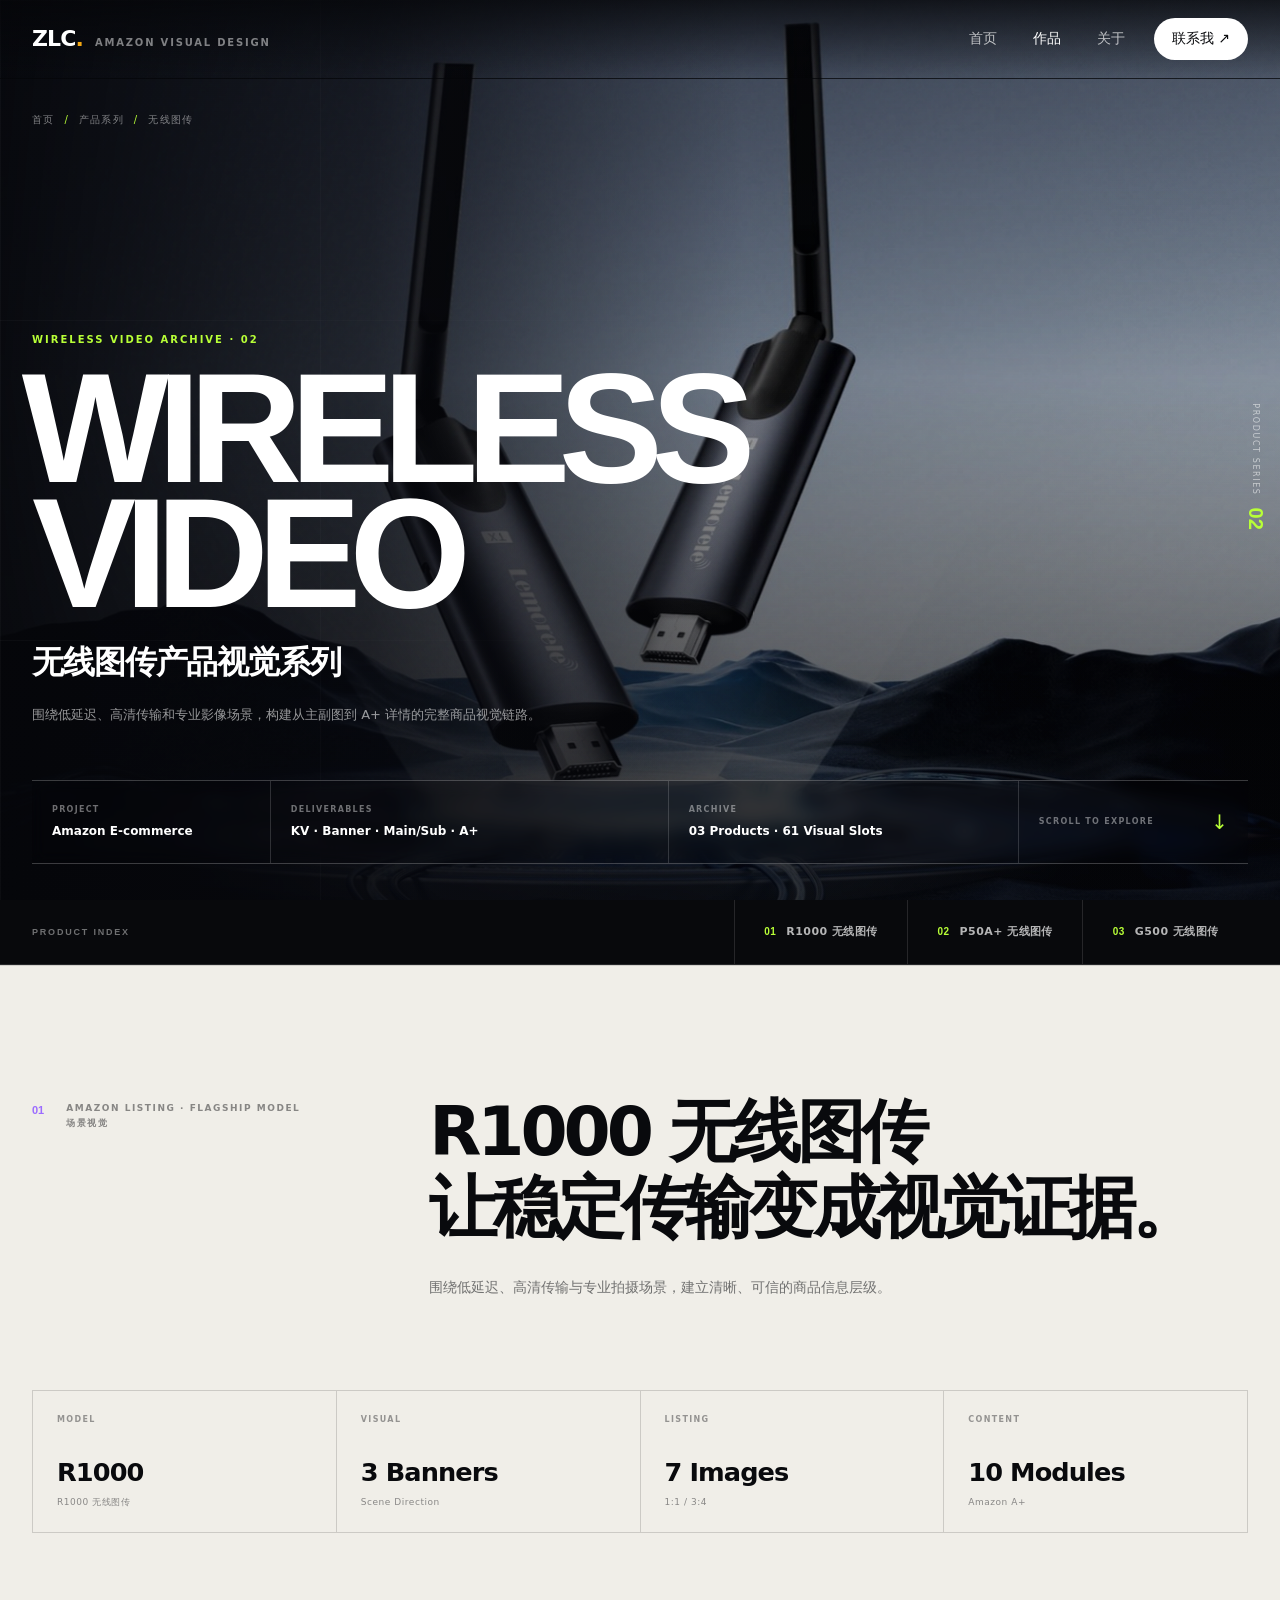
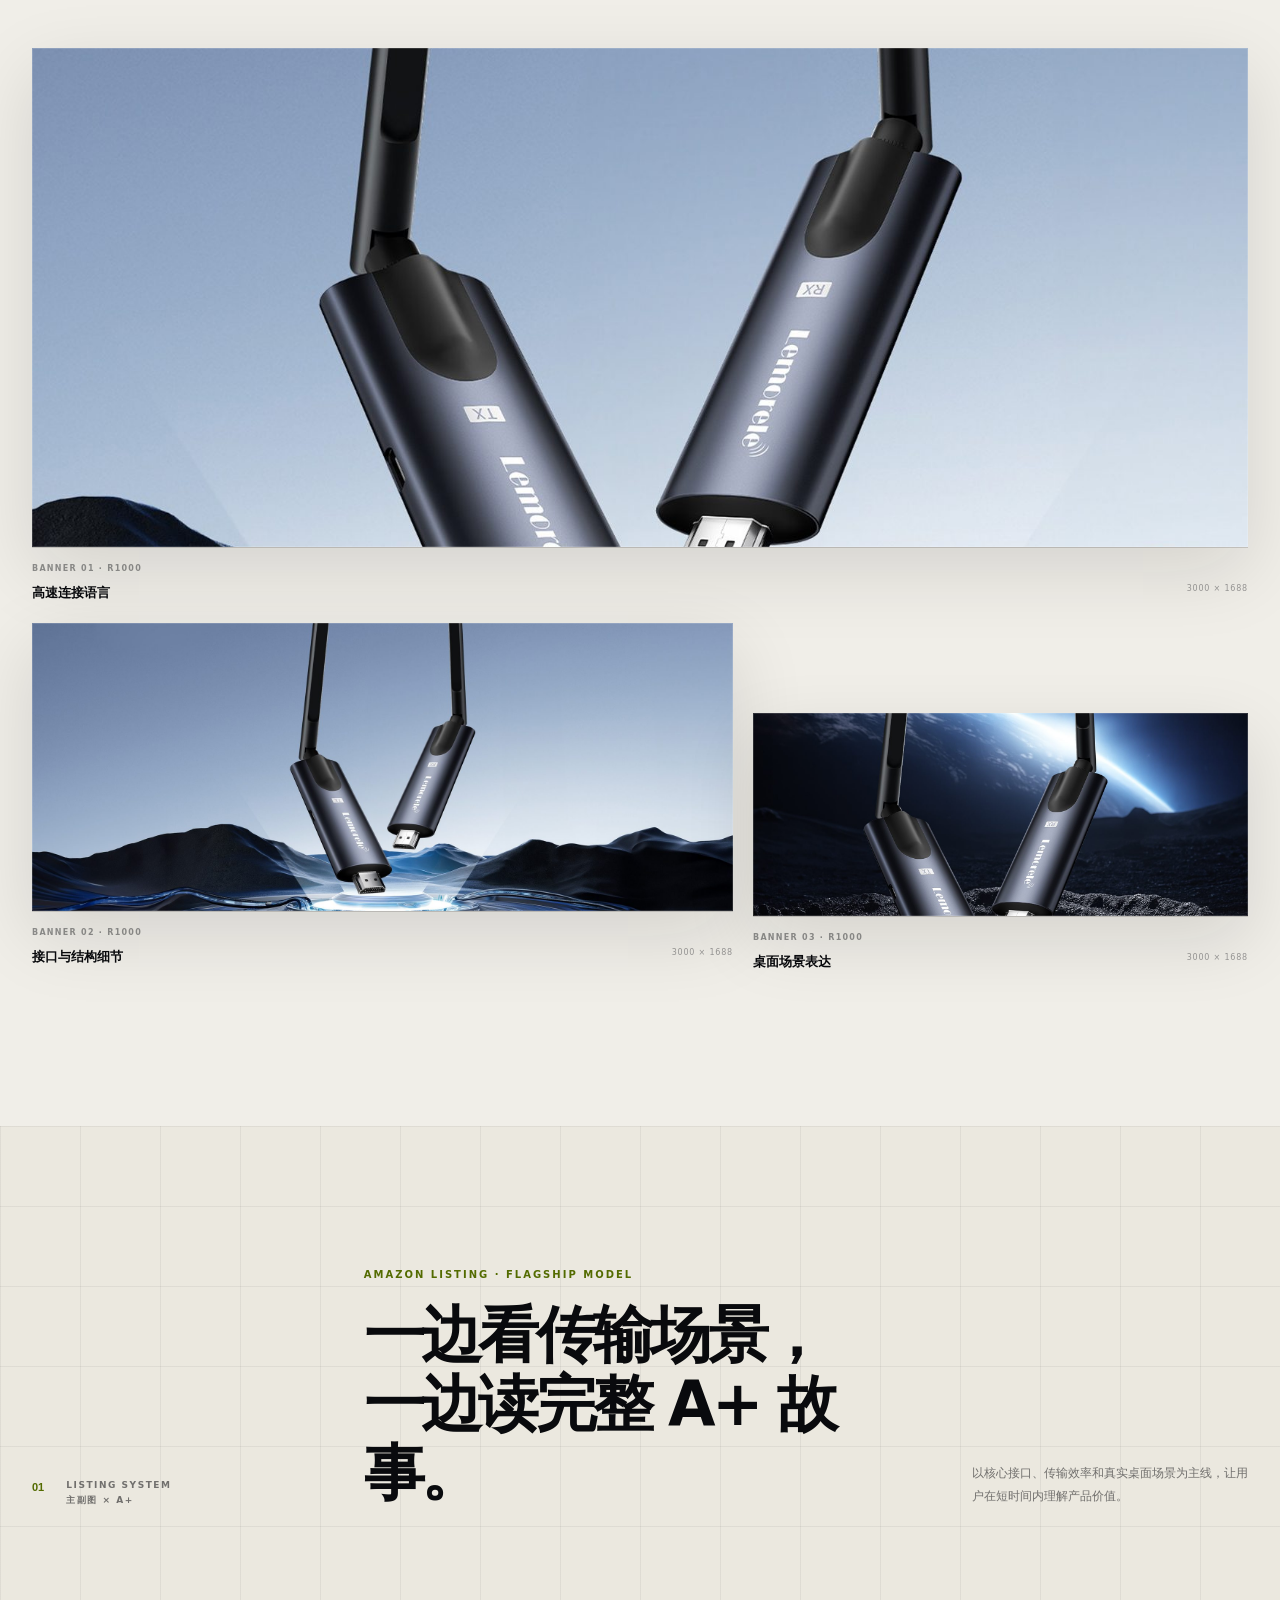
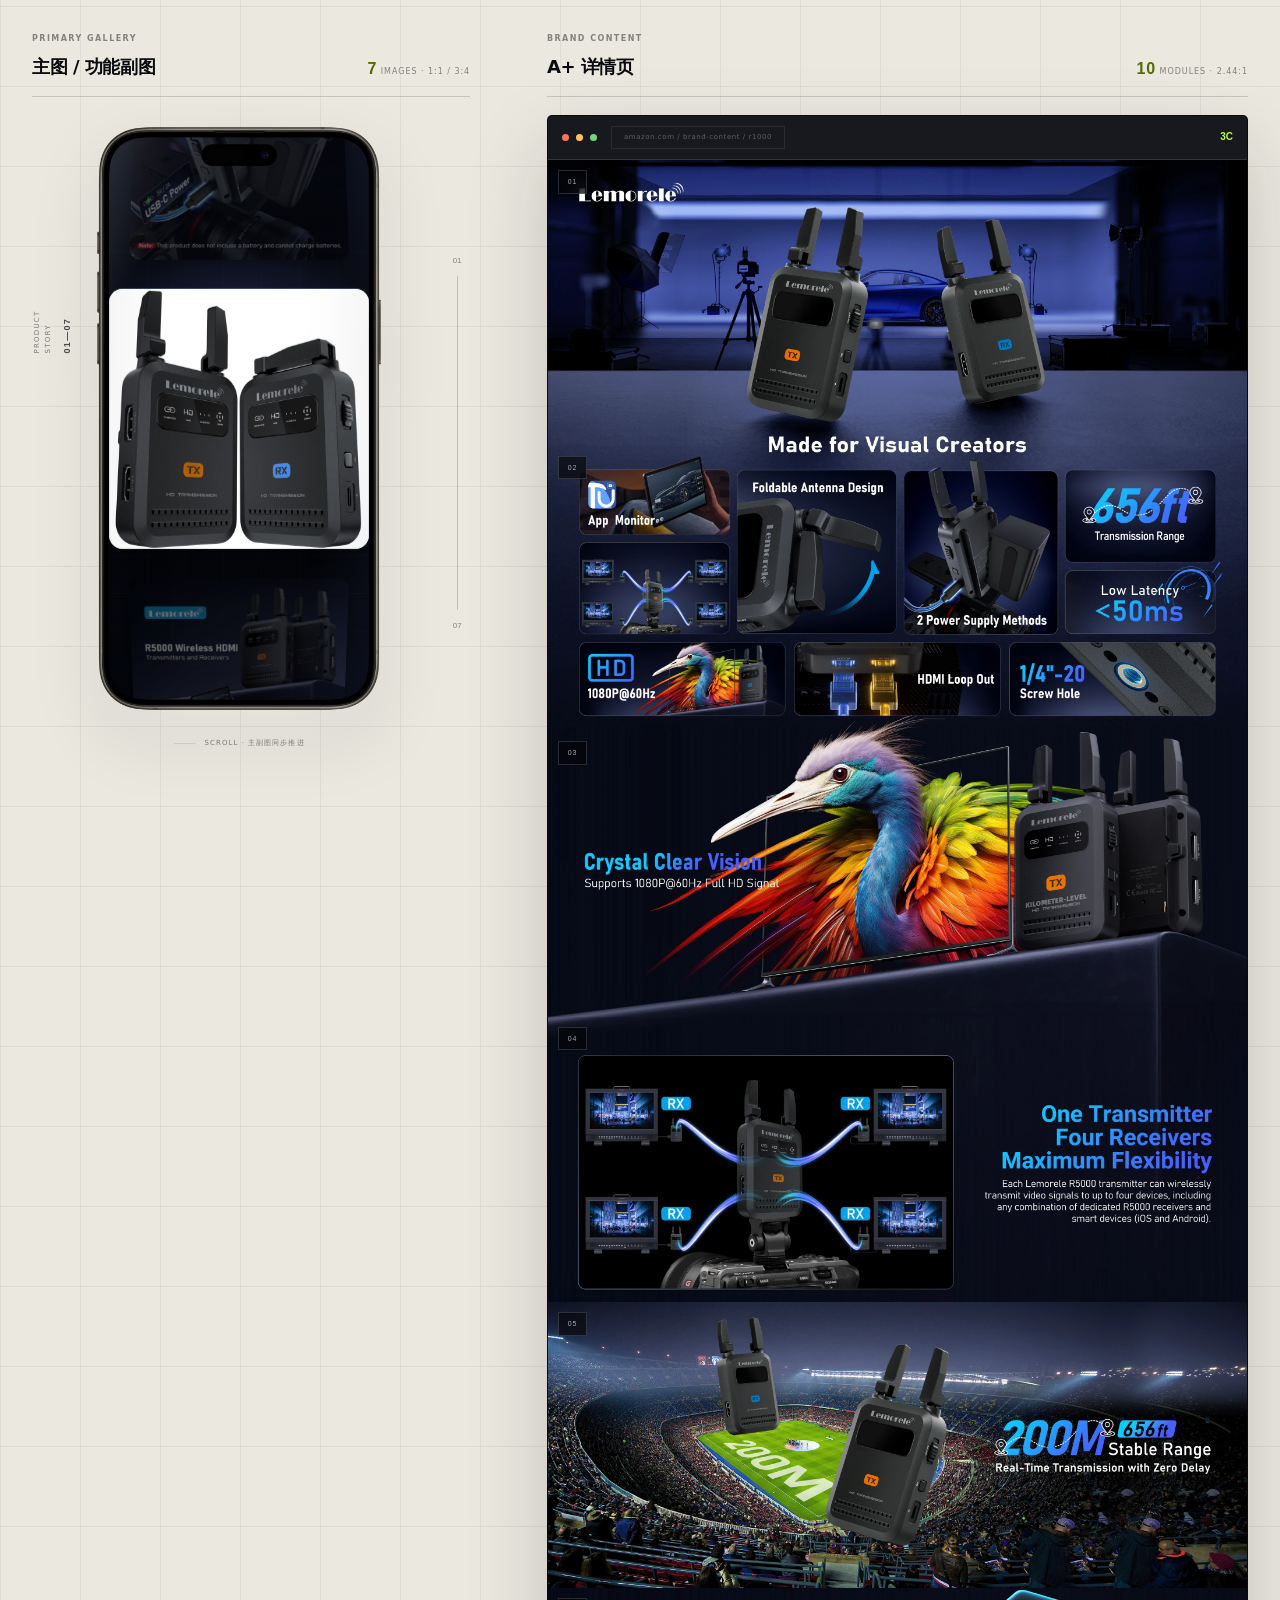
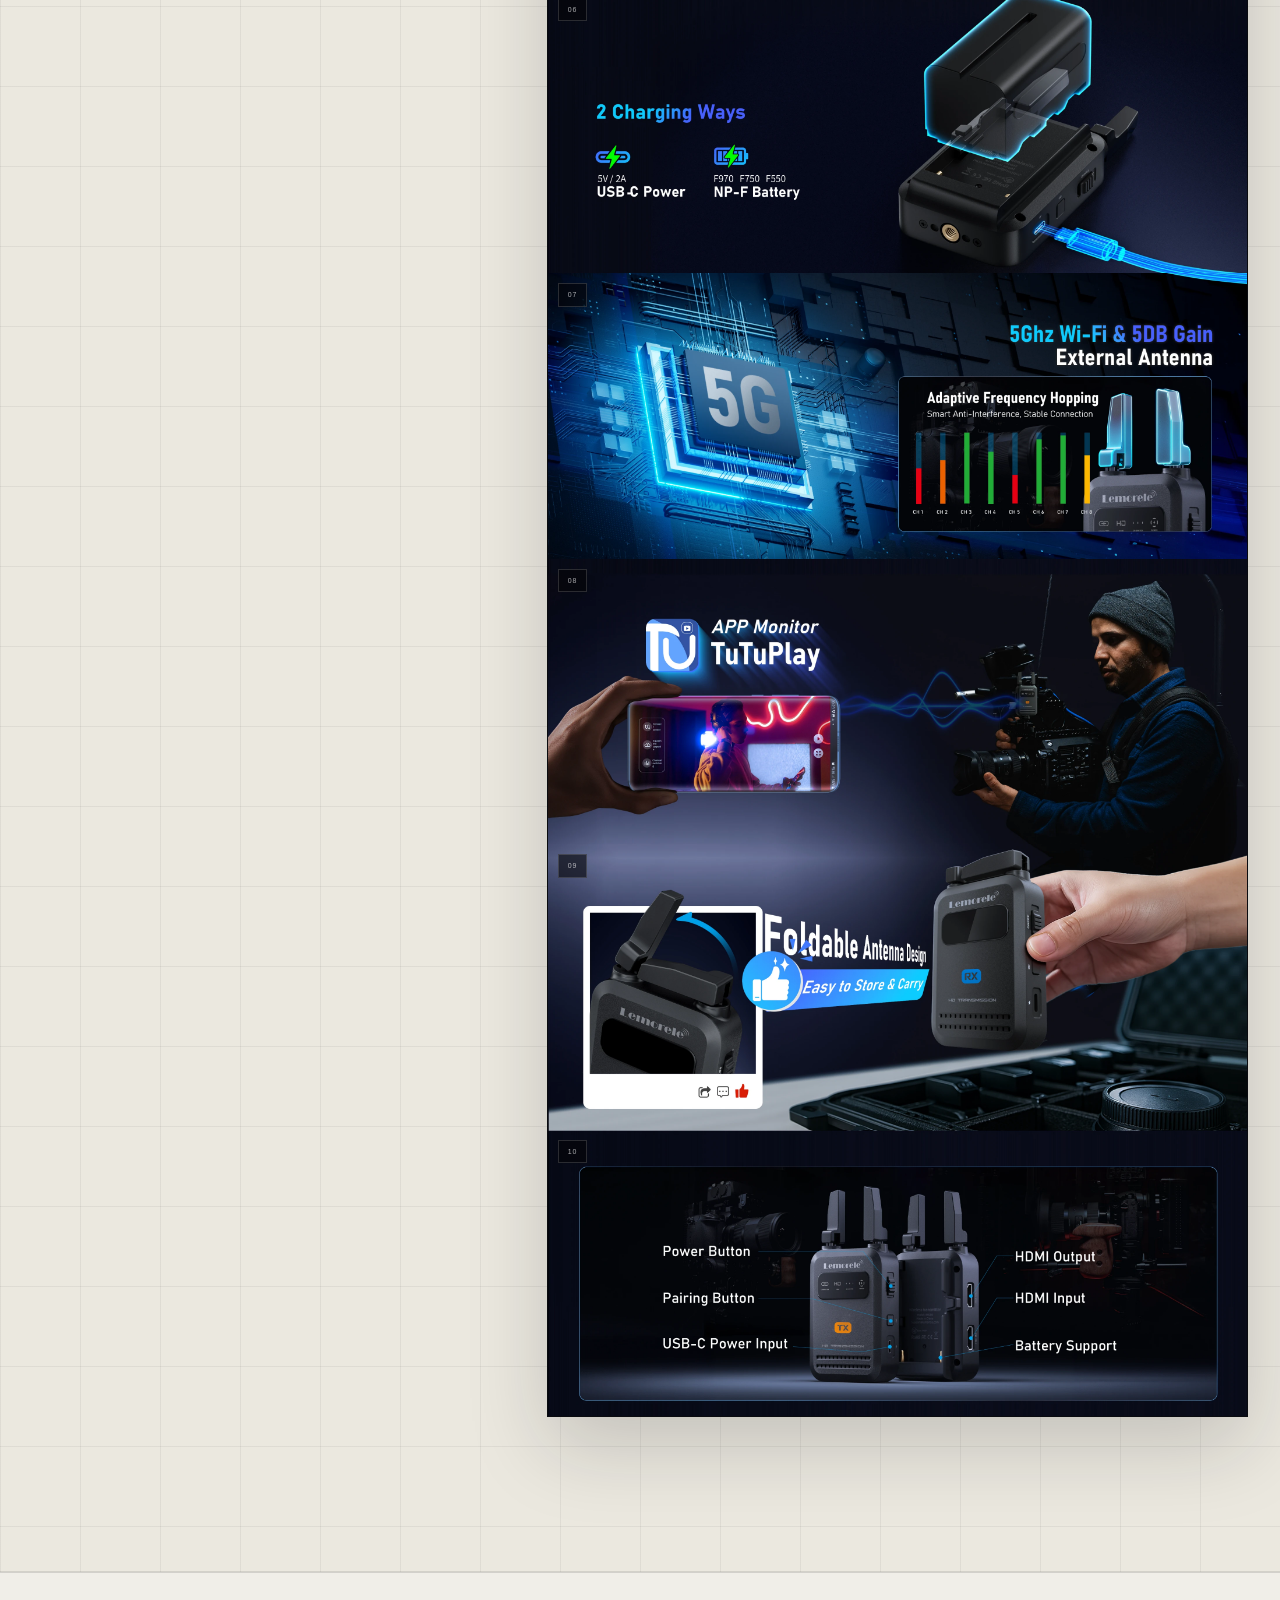
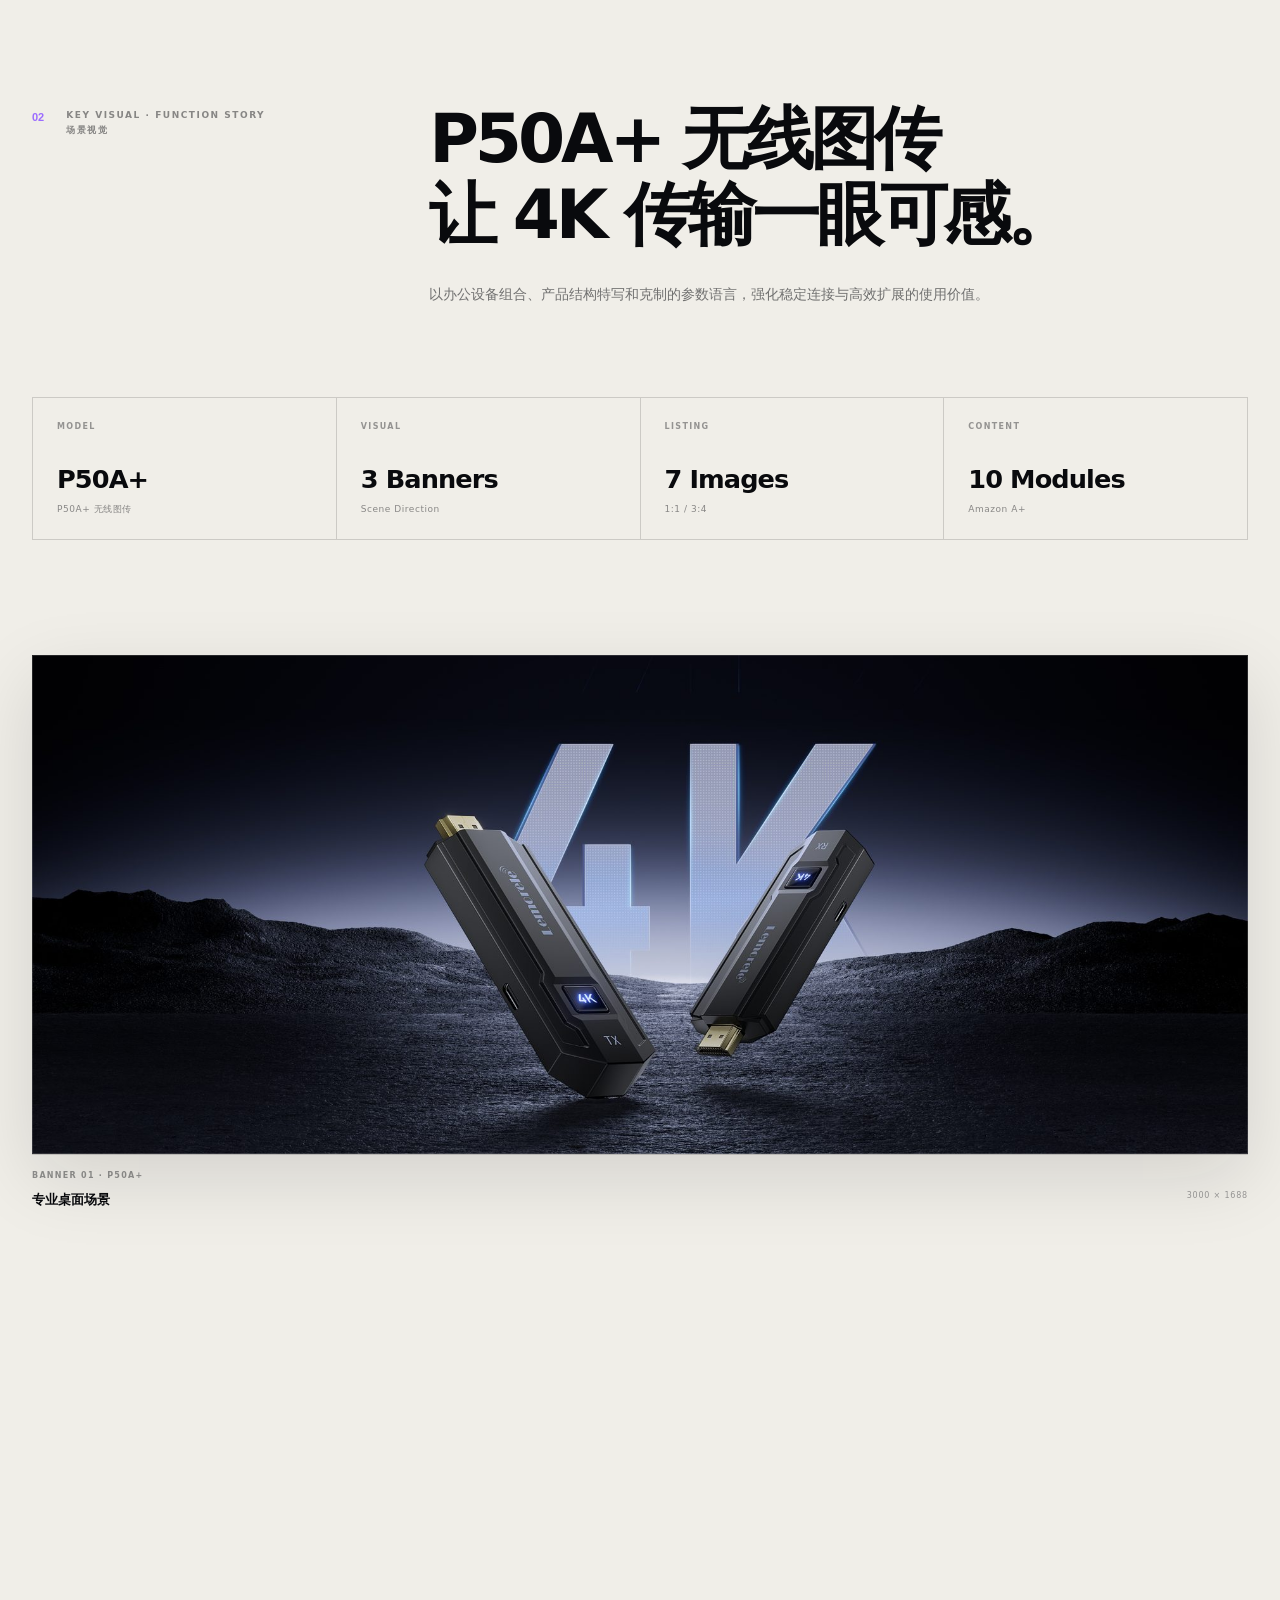
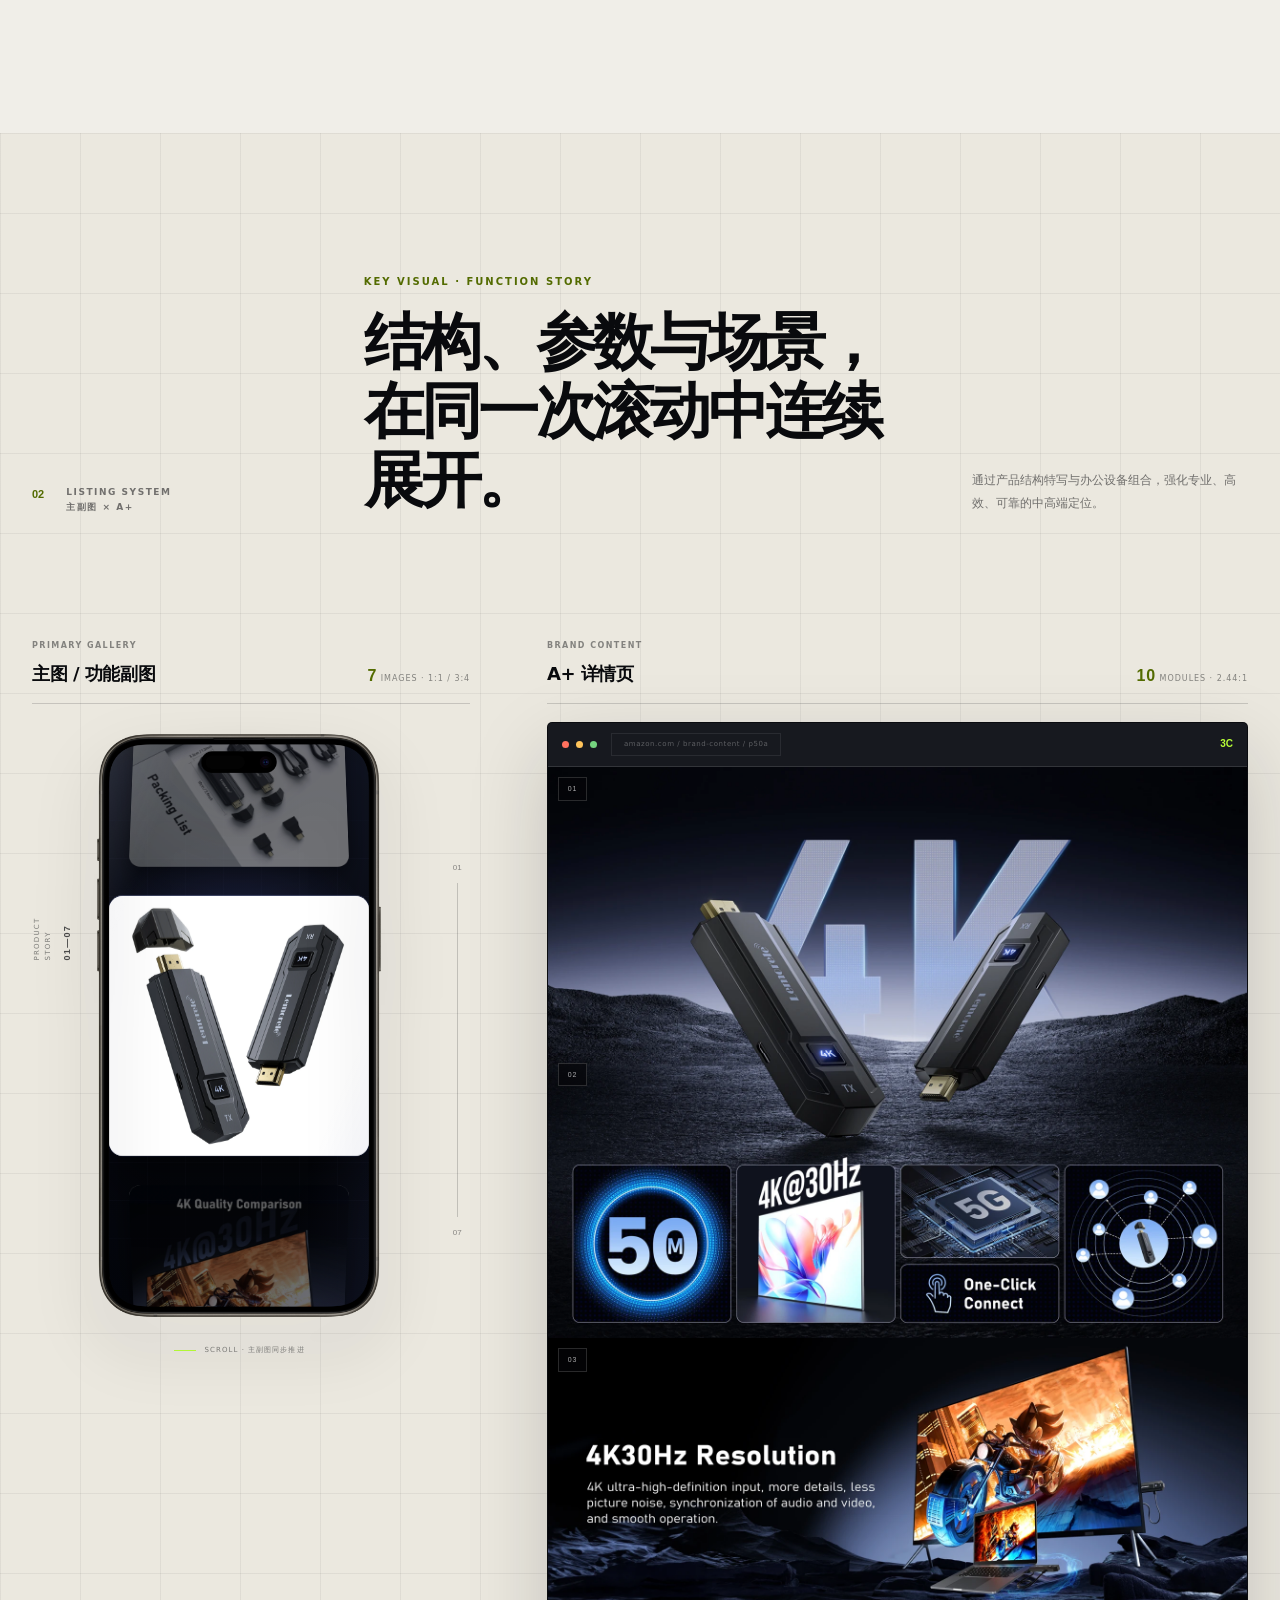
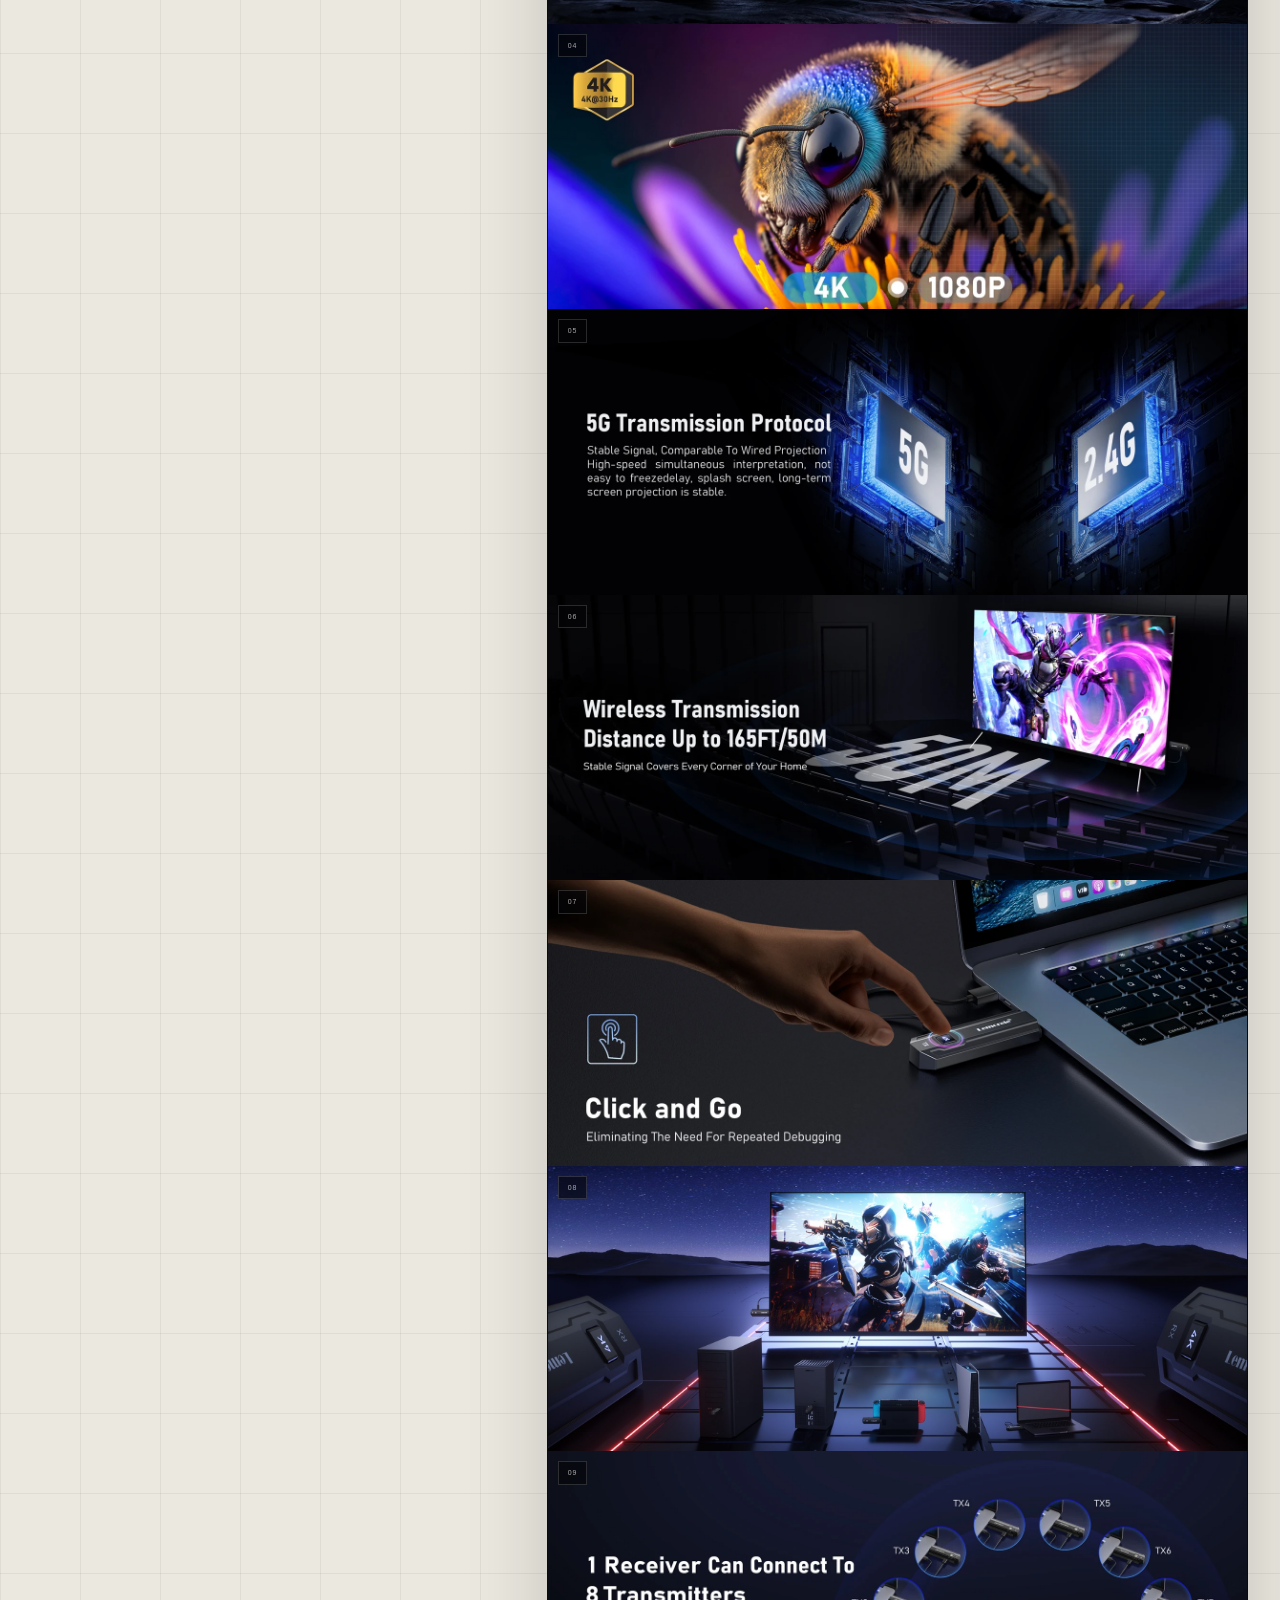
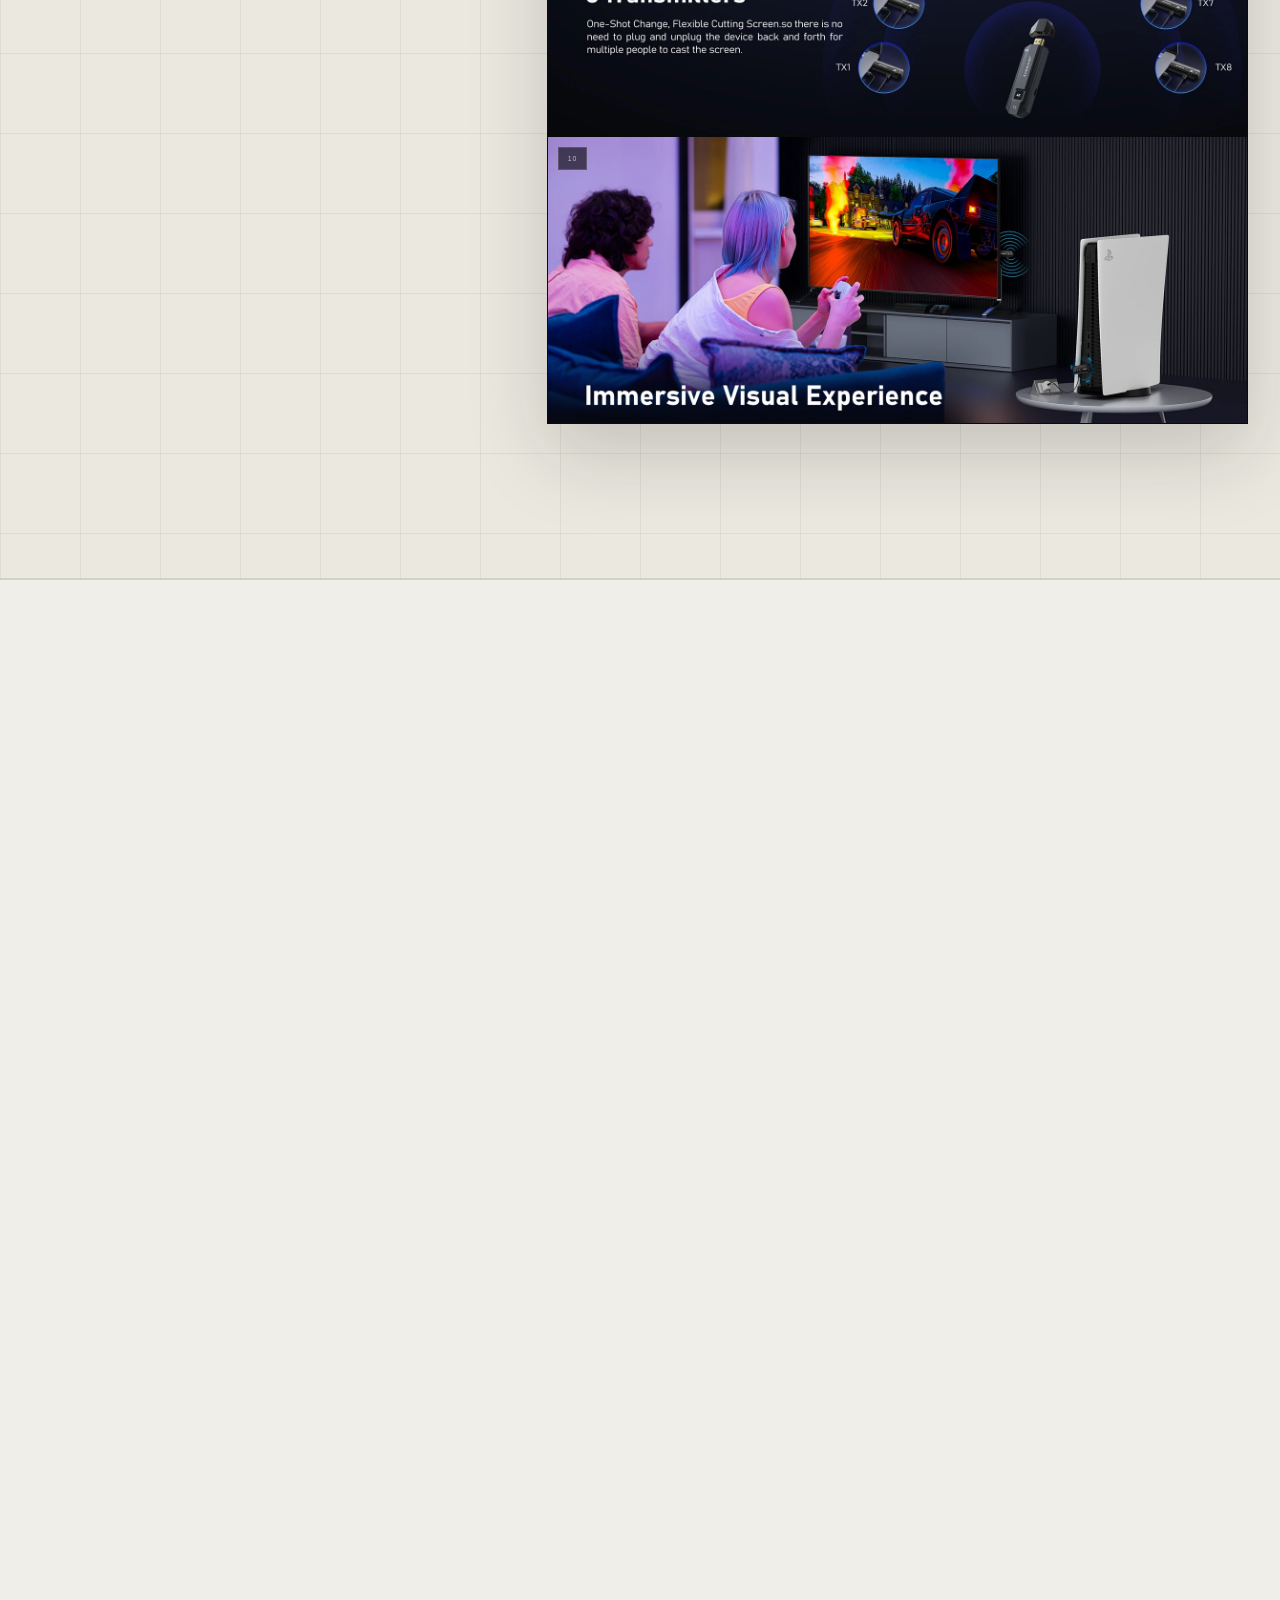
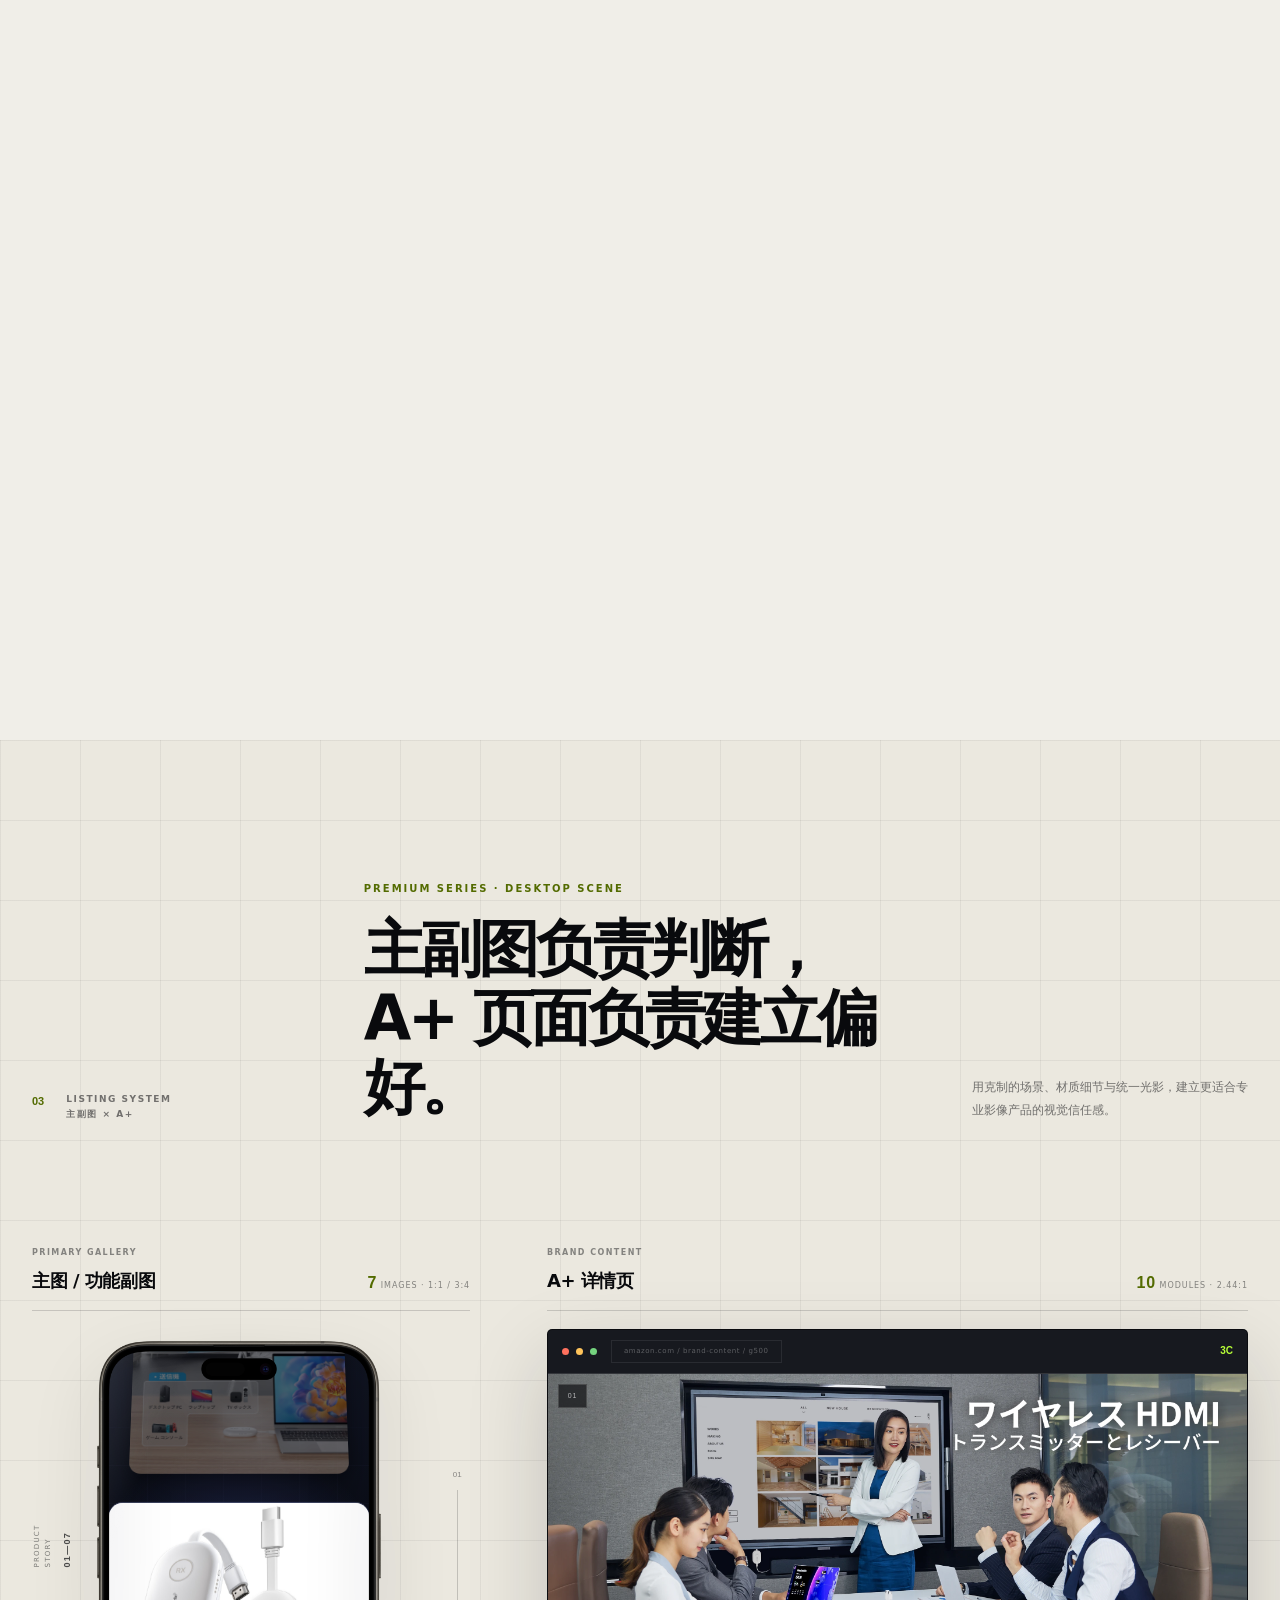
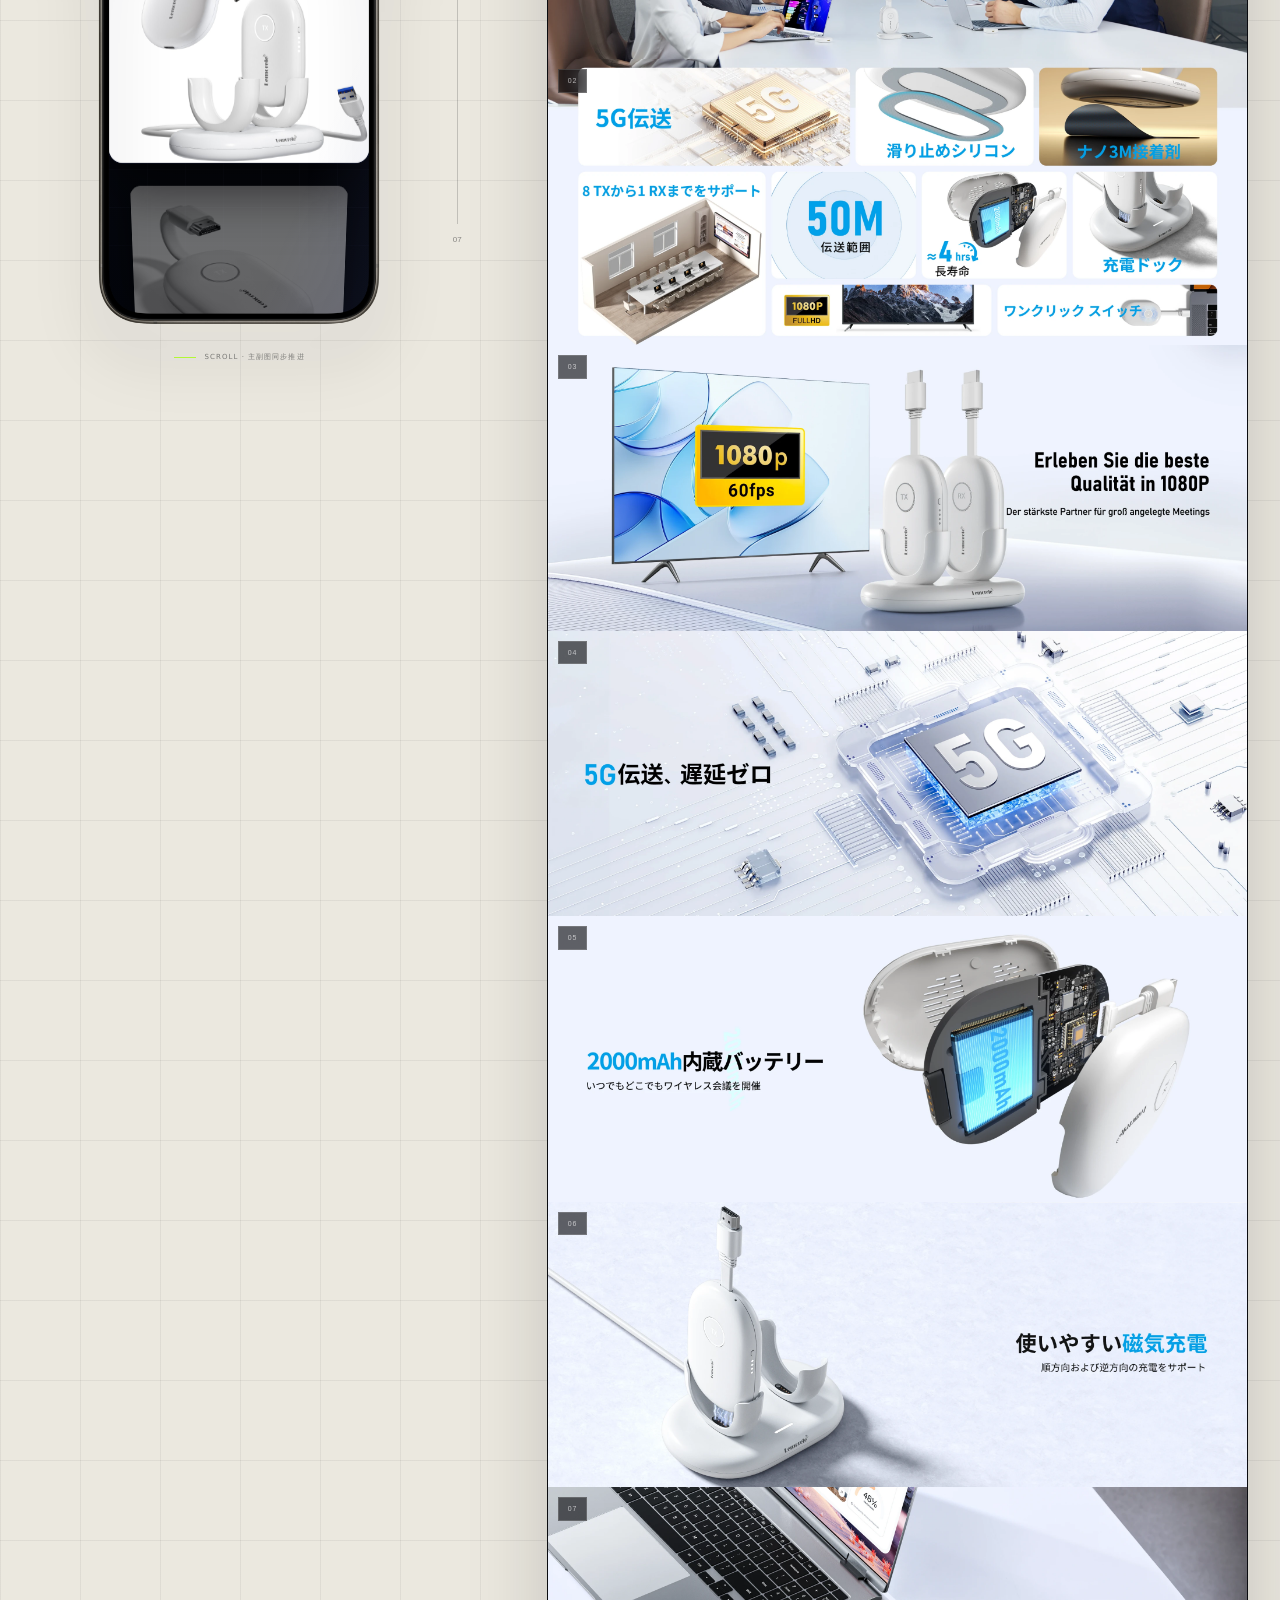
<file: works/transmission.html>
<!doctype html><html lang="zh-CN" class="no-js"><head><meta charset="utf-8"><meta name="viewport" content="width=device-width,initial-scale=1"><meta name="description" content="邹林清无线图传系列视觉案例：场景 Banner、亚马逊主副图与 A+ 详情页。"><meta name="theme-color" content="#0a0b0f"><title>无线图传系列 · 邹林清作品集</title><link rel="icon" href="data:,"><link rel="stylesheet" href="../css/style.css?v=40"><link rel="stylesheet" href="../css/sanq02.css?v=5"><link rel="stylesheet" href="../css/docking-archive.css?v=2"><script>document.documentElement.classList.replace("no-js","js");</script></head><body data-page="transmission-archive" class="adapter-page docking-archive-page transmission-archive-page"><a class="skip-link" href="#main">跳至主要内容</a><header class="nav" id="top"><div class="container nav-inner"><a class="brand" href="../index.html"><span>ZLC<span class="brand-dot">.</span></span><small>AMAZON VISUAL DESIGN</small></a><nav class="nav-links"><a class="nav-link" href="../index.html">首页</a><a class="nav-link active" href="../index.html#series">作品</a><a class="nav-link" href="../index.html#about">关于</a><a class="nav-link nav-contact" href="../index.html#contact">联系我 <span>↗</span></a></nav><button class="burger" type="button" aria-label="打开菜单"><span></span><span></span><span></span></button></div></header><div class="mobile-menu" aria-hidden="true"><a href="../index.html">首页</a><a href="../index.html#series">产品系列</a><a href="#r1000">R1000</a><a href="#p50a">P50A+</a><a href="#g500">G500</a><a href="../index.html#contact">联系我</a></div><main id="main"><section class="sanq-hero"><img class="sanq-hero-media site-img" src="../assets/img/tx-r1000-banner.jpg" alt="无线图传系列品牌横幅" data-img="transmission-hero" data-fixed-image><div class="sanq-hero-grid"></div><div class="container sanq-hero-inner"><p class="sanq-breadcrumb"><a href="../index.html">首页</a><span>/</span><a href="../index.html#series">产品系列</a><span>/</span>无线图传</p><div class="sanq-hero-copy reveal"><span class="sanq-overline">WIRELESS VIDEO ARCHIVE · 02</span><h1 class="editable" data-edit="transmission-title">WIRELESS VIDEO</h1><p class="sanq-hero-type editable" data-edit="transmission-subtitle">无线图传产品视觉系列</p><p class="sanq-hero-desc editable" data-edit="transmission-desc">围绕低延迟、高清传输和专业影像场景，构建从主副图到 A+ 详情的完整商品视觉链路。</p></div><div class="sanq-hero-foot reveal"><div><span>PROJECT</span><b>Amazon E-commerce</b></div><div><span>DELIVERABLES</span><b>KV · Banner · Main/Sub · A+</b></div><div><span>ARCHIVE</span><b>03 Products · 61 Visual Slots</b></div><a href="#ac12"><span>SCROLL TO EXPLORE</span><i>↓</i></a></div></div><div class="sanq-hero-index"><span>PRODUCT SERIES</span><b>02</b></div></section><nav class="docking-series-index"><div class="container"><span>PRODUCT INDEX</span><a href="#r1000"><i>01</i>R1000 无线图传</a><a href="#p50a"><i>02</i>P50A+ 无线图传</a><a href="#g500"><i>03</i>G500 无线图传</a></div></nav><section class="sanq-overview docking-overview" id="r1000"><div class="container"><header class="sanq-section-head reveal"><div class="sanq-section-kicker"><span>01</span><p>AMAZON LISTING · FLAGSHIP MODEL<br>场景视觉</p></div><div><h2 class="editable" data-edit="transmission-p1-name">R1000 无线图传<br>让稳定传输变成视觉证据。</h2><p class="sanq-section-intro editable" data-edit="transmission-p1-note">围绕低延迟、高清传输与专业拍摄场景，建立清晰、可信的商品信息层级。</p></div></header><div class="sanq-fact-rail reveal"><div><span>MODEL</span><b>R1000</b><small>R1000 无线图传</small></div><div><span>VISUAL</span><b>3 Banners</b><small>Scene Direction</small></div><div><span>LISTING</span><b>7 Images</b><small>1:1 / 3:4</small></div><div><span>CONTENT</span><b>10 Modules</b><small>Amazon A+</small></div></div><div class="sanq-banner-wall"><figure class="sanq-banner sanq-banner--wide reveal" style="--delay:0ms"><div class="sanq-banner-media"><img class="site-img js-lightbox" src="../assets/img/tx-r1000-1.jpg" alt="R1000 无线图传 Banner 1" loading="lazy" data-img="transmission-img-1" data-src="../assets/img/tx-r1000-1.jpg"></div><figcaption><span>BANNER 01 · R1000</span><b>高速连接语言</b><em>3000 × 1688</em></figcaption></figure><figure class="sanq-banner sanq-banner--left reveal" style="--delay:70ms"><div class="sanq-banner-media"><img class="site-img js-lightbox" src="../assets/img/tx-r1000-banner.jpg" alt="r1000 视觉调性图一" loading="lazy" data-img="transmission-img-2" data-src="../assets/img/tx-r1000-banner.jpg"></div><figcaption><span>BANNER 02 · R1000</span><b>接口与结构细节</b><em>3000 × 1688</em></figcaption></figure><figure class="sanq-banner sanq-banner--right reveal" style="--delay:140ms"><div class="sanq-banner-media"><img class="site-img js-lightbox" src="../assets/img/tx-r1000-1-1.jpg" alt="r1000 视觉调性图二" loading="lazy" data-img="transmission-img-3" data-src="../assets/img/tx-r1000-1-1.jpg"></div><figcaption><span>BANNER 03 · R1000</span><b>桌面场景表达</b><em>3000 × 1688</em></figcaption></figure></div></div></section>
<section class="sanq-system docking-system"><div class="container"><header class="sanq-system-head reveal"><div class="sanq-section-kicker sanq-section-kicker--dark"><span>01</span><p>LISTING SYSTEM<br>主副图 × A+</p></div><div><span class="sanq-overline">AMAZON LISTING · FLAGSHIP MODEL</span><h2>一边看传输场景，<br>一边读完整 A+ 故事。</h2></div><p class="editable" data-edit="transmission-r1000-system-note">以核心接口、传输效率和真实桌面场景为主线，让用户在短时间内理解产品价值。</p></header><div class="sanq-showcase" data-sync-showcase data-product="r1000"><aside class="sanq-listing-lane"><div class="sanq-listing-sticky" data-listing-sticky><div class="sanq-lane-head"><div><span>PRIMARY GALLERY</span><h3>主图 / 功能副图</h3></div><p><b>7</b> IMAGES · 1:1 / 3:4</p></div><div class="sanq-phone-stage"><div class="sanq-phone-note"><span>PRODUCT<br>STORY</span><b>01—07</b></div><div class="sanq-phone-shell"><div class="sanq-phone-screen" data-listing-window><div class="sanq-listing-track" data-listing-track><img class="" src="../assets/img/tx-r1000-1.jpg" alt="R1000 无线图传 主副图 1" loading="eager" data-sync-key="transmission-r1000-listing-01"><img class="" src="../assets/img/tx-r1000-banner.jpg" alt="R1000 无线图传 主副图 2" loading="eager" data-sync-key="transmission-r1000-listing-02"><img class="" src="../assets/img/tx-r1000-1-1.jpg" alt="R1000 无线图传 主副图 3" loading="eager" data-sync-key="transmission-r1000-listing-03"><img class="" src="../assets/img/tx-r1000-1.jpg" alt="R1000 无线图传 主副图 4" loading="eager" data-sync-key="transmission-r1000-listing-04"><img class="" src="../assets/img/tx-r1000-banner.jpg" alt="R1000 无线图传 主副图 5" loading="eager" data-sync-key="transmission-r1000-listing-05"><img class="" src="../assets/img/tx-r1000-1-1.jpg" alt="R1000 无线图传 主副图 6" loading="eager" data-sync-key="transmission-r1000-listing-06"><img class="" src="../assets/img/tx-r1000-1.jpg" alt="R1000 无线图传 主副图 7" loading="eager" data-sync-key="transmission-r1000-listing-07"></div><span class="sanq-screen-sheen"></span></div><img class="sanq-phone-frame" src="../assets/img/sanq02-phone-frame.png" width="516" height="1054" alt="" aria-hidden="true"></div><div class="sanq-reel-progress"><span data-reel-index>01</span><i><b data-reel-progress></b></i><span>07</span></div><p class="sanq-scroll-hint"><i></i> SCROLL · 主副图同步推进</p></div></div><div class="sanq-mobile-gallery"><div class="sanq-mobile-rail" data-mobile-rail tabindex="0"><figure class="has-img"><div class="docking-mobile-media"><img class="site-img js-lightbox" src="../assets/img/editor-defaults/transmission-r1000-listing-01.webp" alt="R1000 无线图传 主副图 1" loading="lazy" data-img="transmission-r1000-listing-01" data-src="../assets/img/editor-defaults/transmission-r1000-listing-01.webp"></div><figcaption><span>01</span>产品主图</figcaption></figure><figure class="has-img"><div class="docking-mobile-media"><img class="site-img js-lightbox" src="../assets/img/editor-defaults/transmission-r1000-listing-02.webp" alt="R1000 无线图传 主副图 2" loading="lazy" data-img="transmission-r1000-listing-02" data-src="../assets/img/editor-defaults/transmission-r1000-listing-02.webp"></div><figcaption><span>02</span>功能副图</figcaption></figure><figure class="has-img"><div class="docking-mobile-media"><img class="site-img js-lightbox" src="../assets/img/editor-defaults/transmission-r1000-listing-03.webp" alt="R1000 无线图传 主副图 3" loading="lazy" data-img="transmission-r1000-listing-03" data-src="../assets/img/editor-defaults/transmission-r1000-listing-03.webp"></div><figcaption><span>03</span>功能副图</figcaption></figure><figure class="has-img"><div class="docking-mobile-media"><img class="site-img js-lightbox" src="../assets/img/editor-defaults/transmission-r1000-listing-04.webp" alt="R1000 无线图传 主副图 4" loading="lazy" data-img="transmission-r1000-listing-04" data-src="../assets/img/editor-defaults/transmission-r1000-listing-04.webp"></div><figcaption><span>04</span>功能副图</figcaption></figure><figure class="has-img"><div class="docking-mobile-media"><img class="site-img js-lightbox" src="../assets/img/editor-defaults/transmission-r1000-listing-05.webp" alt="R1000 无线图传 主副图 5" loading="lazy" data-img="transmission-r1000-listing-05" data-src="../assets/img/editor-defaults/transmission-r1000-listing-05.webp"></div><figcaption><span>05</span>功能副图</figcaption></figure><figure class="has-img"><div class="docking-mobile-media"><img class="site-img js-lightbox" src="../assets/img/editor-defaults/transmission-r1000-listing-06.webp" alt="R1000 无线图传 主副图 6" loading="lazy" data-img="transmission-r1000-listing-06" data-src="../assets/img/editor-defaults/transmission-r1000-listing-06.webp"></div><figcaption><span>06</span>功能副图</figcaption></figure><figure class="has-img"><div class="docking-mobile-media"><img class="site-img js-lightbox" src="../assets/img/editor-defaults/transmission-r1000-listing-07.webp" alt="R1000 无线图传 主副图 7" loading="lazy" data-img="transmission-r1000-listing-07" data-src="../assets/img/editor-defaults/transmission-r1000-listing-07.webp"></div><figcaption><span>07</span>功能副图</figcaption></figure></div><div class="sanq-mobile-controls"><p><span data-mobile-index>01</span> / 07</p><div><button type="button" data-mobile-prev>←</button><button type="button" data-mobile-next>→</button></div></div></div></aside><article class="sanq-aplus-lane"><div class="sanq-lane-head sanq-lane-head--aplus"><div><span>BRAND CONTENT</span><h3>A+ 详情页</h3></div><p><b>10</b> MODULES · 2.44:1</p></div><div class="sanq-aplus-browser"><div class="sanq-browser-bar"><i></i><i></i><i></i><span>amazon.com / brand-content / r1000</span><b>3C</b></div><div class="sanq-aplus-document"><figure class="has-img"><img class="site-img js-lightbox" src="../assets/img/editor-defaults/transmission-r1000-aplus-01.webp" alt="R1000 无线图传 A+ 模块 1" loading="lazy" data-img="transmission-r1000-aplus-01" data-src="../assets/img/editor-defaults/transmission-r1000-aplus-01.webp"><figcaption>01</figcaption></figure><figure class="has-img"><img class="site-img js-lightbox" src="../assets/img/editor-defaults/transmission-r1000-aplus-02.webp" alt="R1000 无线图传 A+ 模块 2" loading="lazy" data-img="transmission-r1000-aplus-02" data-src="../assets/img/editor-defaults/transmission-r1000-aplus-02.webp"><figcaption>02</figcaption></figure><figure class="has-img"><img class="site-img js-lightbox" src="../assets/img/editor-defaults/transmission-r1000-aplus-03.webp" alt="R1000 无线图传 A+ 模块 3" loading="lazy" data-img="transmission-r1000-aplus-03" data-src="../assets/img/editor-defaults/transmission-r1000-aplus-03.webp"><figcaption>03</figcaption></figure><figure class="has-img"><img class="site-img js-lightbox" src="../assets/img/editor-defaults/transmission-r1000-aplus-04.webp" alt="R1000 无线图传 A+ 模块 4" loading="lazy" data-img="transmission-r1000-aplus-04" data-src="../assets/img/editor-defaults/transmission-r1000-aplus-04.webp"><figcaption>04</figcaption></figure><figure class="has-img"><img class="site-img js-lightbox" src="../assets/img/editor-defaults/transmission-r1000-aplus-05.webp" alt="R1000 无线图传 A+ 模块 5" loading="lazy" data-img="transmission-r1000-aplus-05" data-src="../assets/img/editor-defaults/transmission-r1000-aplus-05.webp"><figcaption>05</figcaption></figure><figure class="has-img"><img class="site-img js-lightbox" src="../assets/img/editor-defaults/transmission-r1000-aplus-06.webp" alt="R1000 无线图传 A+ 模块 6" loading="lazy" data-img="transmission-r1000-aplus-06" data-src="../assets/img/editor-defaults/transmission-r1000-aplus-06.webp"><figcaption>06</figcaption></figure><figure class="has-img"><img class="site-img js-lightbox" src="../assets/img/editor-defaults/transmission-r1000-aplus-07.webp" alt="R1000 无线图传 A+ 模块 7" loading="lazy" data-img="transmission-r1000-aplus-07" data-src="../assets/img/editor-defaults/transmission-r1000-aplus-07.webp"><figcaption>07</figcaption></figure><figure class="has-img"><img class="site-img js-lightbox" src="../assets/img/editor-defaults/transmission-r1000-aplus-08.webp" alt="R1000 无线图传 A+ 模块 8" loading="lazy" data-img="transmission-r1000-aplus-08" data-src="../assets/img/editor-defaults/transmission-r1000-aplus-08.webp"><figcaption>08</figcaption></figure><figure class="has-img"><img class="site-img js-lightbox" src="../assets/img/editor-defaults/transmission-r1000-aplus-09.webp" alt="R1000 无线图传 A+ 模块 9" loading="lazy" data-img="transmission-r1000-aplus-09" data-src="../assets/img/editor-defaults/transmission-r1000-aplus-09.webp"><figcaption>09</figcaption></figure><figure class="has-img"><img class="site-img js-lightbox" src="../assets/img/editor-defaults/transmission-r1000-aplus-10.webp" alt="R1000 无线图传 A+ 模块 10" loading="lazy" data-img="transmission-r1000-aplus-10" data-src="../assets/img/editor-defaults/transmission-r1000-aplus-10.webp"><figcaption>10</figcaption></figure></div></div></article></div></div></section><section class="sanq-overview docking-overview" id="p50a"><div class="container"><header class="sanq-section-head reveal"><div class="sanq-section-kicker"><span>02</span><p>KEY VISUAL · FUNCTION STORY<br>场景视觉</p></div><div><h2 class="editable" data-edit="transmission-p2-name">P50A+ 无线图传<br>让 4K 传输一眼可感。</h2><p class="sanq-section-intro editable" data-edit="transmission-p2-note">以办公设备组合、产品结构特写和克制的参数语言，强化稳定连接与高效扩展的使用价值。</p></div></header><div class="sanq-fact-rail reveal"><div><span>MODEL</span><b>P50A+</b><small>P50A+ 无线图传</small></div><div><span>VISUAL</span><b>3 Banners</b><small>Scene Direction</small></div><div><span>LISTING</span><b>7 Images</b><small>1:1 / 3:4</small></div><div><span>CONTENT</span><b>10 Modules</b><small>Amazon A+</small></div></div><div class="sanq-banner-wall"><figure class="sanq-banner sanq-banner--wide reveal" style="--delay:0ms"><div class="sanq-banner-media"><img class="site-img js-lightbox" src="../assets/img/tx-p50a-1.jpg" alt="P50A+ 无线图传 Banner 1" loading="lazy" data-img="transmission-img-4" data-src="../assets/img/tx-p50a-1.jpg"></div><figcaption><span>BANNER 01 · P50A+</span><b>专业桌面场景</b><em>3000 × 1688</em></figcaption></figure><figure class="sanq-banner sanq-banner--left reveal" style="--delay:70ms"><div class="sanq-banner-media"><img class="site-img js-lightbox" src="../assets/img/tx-p50a-2.jpg" alt="p50a 视觉调性图一" loading="lazy" data-img="transmission-img-5" data-src="../assets/img/tx-p50a-2.jpg"></div><figcaption><span>BANNER 02 · P50A+</span><b>产品结构表达</b><em>3000 × 1688</em></figcaption></figure><figure class="sanq-banner sanq-banner--right reveal" style="--delay:140ms"><div class="sanq-banner-media"><img class="site-img js-lightbox" src="../assets/img/tx-p50a-4k.jpg" alt="p50a 视觉调性图二" loading="lazy" data-img="transmission-img-6" data-src="../assets/img/tx-p50a-4k.jpg"></div><figcaption><span>BANNER 03 · P50A+</span><b>多设备工作流</b><em>3000 × 1688</em></figcaption></figure></div></div></section>
<section class="sanq-system docking-system"><div class="container"><header class="sanq-system-head reveal"><div class="sanq-section-kicker sanq-section-kicker--dark"><span>02</span><p>LISTING SYSTEM<br>主副图 × A+</p></div><div><span class="sanq-overline">KEY VISUAL · FUNCTION STORY</span><h2>结构、参数与场景，<br>在同一次滚动中连续展开。</h2></div><p class="editable" data-edit="transmission-p50a-system-note">通过产品结构特写与办公设备组合，强化专业、高效、可靠的中高端定位。</p></header><div class="sanq-showcase" data-sync-showcase data-product="p50a"><aside class="sanq-listing-lane"><div class="sanq-listing-sticky" data-listing-sticky><div class="sanq-lane-head"><div><span>PRIMARY GALLERY</span><h3>主图 / 功能副图</h3></div><p><b>7</b> IMAGES · 1:1 / 3:4</p></div><div class="sanq-phone-stage"><div class="sanq-phone-note"><span>PRODUCT<br>STORY</span><b>01—07</b></div><div class="sanq-phone-shell"><div class="sanq-phone-screen" data-listing-window><div class="sanq-listing-track" data-listing-track><img class="" src="../assets/img/tx-p50a-1.jpg" alt="P50A+ 无线图传 主副图 1" loading="eager" data-sync-key="transmission-p50a-listing-01"><img class="" src="../assets/img/tx-p50a-2.jpg" alt="P50A+ 无线图传 主副图 2" loading="eager" data-sync-key="transmission-p50a-listing-02"><img class="" src="../assets/img/tx-p50a-4k.jpg" alt="P50A+ 无线图传 主副图 3" loading="eager" data-sync-key="transmission-p50a-listing-03"><img class="" src="../assets/img/tx-p50a-1.jpg" alt="P50A+ 无线图传 主副图 4" loading="eager" data-sync-key="transmission-p50a-listing-04"><img class="" src="../assets/img/tx-p50a-2.jpg" alt="P50A+ 无线图传 主副图 5" loading="eager" data-sync-key="transmission-p50a-listing-05"><img class="" src="../assets/img/tx-p50a-4k.jpg" alt="P50A+ 无线图传 主副图 6" loading="eager" data-sync-key="transmission-p50a-listing-06"><img class="" src="../assets/img/tx-p50a-1.jpg" alt="P50A+ 无线图传 主副图 7" loading="eager" data-sync-key="transmission-p50a-listing-07"></div><span class="sanq-screen-sheen"></span></div><img class="sanq-phone-frame" src="../assets/img/sanq02-phone-frame.png" width="516" height="1054" alt="" aria-hidden="true"></div><div class="sanq-reel-progress"><span data-reel-index>01</span><i><b data-reel-progress></b></i><span>07</span></div><p class="sanq-scroll-hint"><i></i> SCROLL · 主副图同步推进</p></div></div><div class="sanq-mobile-gallery"><div class="sanq-mobile-rail" data-mobile-rail tabindex="0"><figure class="has-img"><div class="docking-mobile-media"><img class="site-img js-lightbox" src="../assets/img/editor-defaults/transmission-p50a-listing-01.webp" alt="P50A+ 无线图传 主副图 1" loading="lazy" data-img="transmission-p50a-listing-01" data-src="../assets/img/editor-defaults/transmission-p50a-listing-01.webp"></div><figcaption><span>01</span>产品主图</figcaption></figure><figure class="has-img"><div class="docking-mobile-media"><img class="site-img js-lightbox" src="../assets/img/editor-defaults/transmission-p50a-listing-02.webp" alt="P50A+ 无线图传 主副图 2" loading="lazy" data-img="transmission-p50a-listing-02" data-src="../assets/img/editor-defaults/transmission-p50a-listing-02.webp"></div><figcaption><span>02</span>功能副图</figcaption></figure><figure class="has-img"><div class="docking-mobile-media"><img class="site-img js-lightbox" src="../assets/img/editor-defaults/transmission-p50a-listing-03.webp" alt="P50A+ 无线图传 主副图 3" loading="lazy" data-img="transmission-p50a-listing-03" data-src="../assets/img/editor-defaults/transmission-p50a-listing-03.webp"></div><figcaption><span>03</span>功能副图</figcaption></figure><figure class="has-img"><div class="docking-mobile-media"><img class="site-img js-lightbox" src="../assets/img/editor-defaults/transmission-p50a-listing-04.webp" alt="P50A+ 无线图传 主副图 4" loading="lazy" data-img="transmission-p50a-listing-04" data-src="../assets/img/editor-defaults/transmission-p50a-listing-04.webp"></div><figcaption><span>04</span>功能副图</figcaption></figure><figure class="has-img"><div class="docking-mobile-media"><img class="site-img js-lightbox" src="../assets/img/editor-defaults/transmission-p50a-listing-05.webp" alt="P50A+ 无线图传 主副图 5" loading="lazy" data-img="transmission-p50a-listing-05" data-src="../assets/img/editor-defaults/transmission-p50a-listing-05.webp"></div><figcaption><span>05</span>功能副图</figcaption></figure><figure class="has-img"><div class="docking-mobile-media"><img class="site-img js-lightbox" src="../assets/img/editor-defaults/transmission-p50a-listing-06.webp" alt="P50A+ 无线图传 主副图 6" loading="lazy" data-img="transmission-p50a-listing-06" data-src="../assets/img/editor-defaults/transmission-p50a-listing-06.webp"></div><figcaption><span>06</span>功能副图</figcaption></figure><figure class="has-img"><div class="docking-mobile-media"><img class="site-img js-lightbox" src="../assets/img/editor-defaults/transmission-p50a-listing-07.webp" alt="P50A+ 无线图传 主副图 7" loading="lazy" data-img="transmission-p50a-listing-07" data-src="../assets/img/editor-defaults/transmission-p50a-listing-07.webp"></div><figcaption><span>07</span>功能副图</figcaption></figure></div><div class="sanq-mobile-controls"><p><span data-mobile-index>01</span> / 07</p><div><button type="button" data-mobile-prev>←</button><button type="button" data-mobile-next>→</button></div></div></div></aside><article class="sanq-aplus-lane"><div class="sanq-lane-head sanq-lane-head--aplus"><div><span>BRAND CONTENT</span><h3>A+ 详情页</h3></div><p><b>10</b> MODULES · 2.44:1</p></div><div class="sanq-aplus-browser"><div class="sanq-browser-bar"><i></i><i></i><i></i><span>amazon.com / brand-content / p50a</span><b>3C</b></div><div class="sanq-aplus-document"><figure class="has-img"><img class="site-img js-lightbox" src="../assets/img/editor-defaults/transmission-p50a-aplus-01.webp" alt="P50A+ 无线图传 A+ 模块 1" loading="lazy" data-img="transmission-p50a-aplus-01" data-src="../assets/img/editor-defaults/transmission-p50a-aplus-01.webp"><figcaption>01</figcaption></figure><figure class="has-img"><img class="site-img js-lightbox" src="../assets/img/editor-defaults/transmission-p50a-aplus-02.webp" alt="P50A+ 无线图传 A+ 模块 2" loading="lazy" data-img="transmission-p50a-aplus-02" data-src="../assets/img/editor-defaults/transmission-p50a-aplus-02.webp"><figcaption>02</figcaption></figure><figure class="has-img"><img class="site-img js-lightbox" src="../assets/img/editor-defaults/transmission-p50a-aplus-03.webp" alt="P50A+ 无线图传 A+ 模块 3" loading="lazy" data-img="transmission-p50a-aplus-03" data-src="../assets/img/editor-defaults/transmission-p50a-aplus-03.webp"><figcaption>03</figcaption></figure><figure class="has-img"><img class="site-img js-lightbox" src="../assets/img/editor-defaults/transmission-p50a-aplus-04.webp" alt="P50A+ 无线图传 A+ 模块 4" loading="lazy" data-img="transmission-p50a-aplus-04" data-src="../assets/img/editor-defaults/transmission-p50a-aplus-04.webp"><figcaption>04</figcaption></figure><figure class="has-img"><img class="site-img js-lightbox" src="../assets/img/editor-defaults/transmission-p50a-aplus-05.webp" alt="P50A+ 无线图传 A+ 模块 5" loading="lazy" data-img="transmission-p50a-aplus-05" data-src="../assets/img/editor-defaults/transmission-p50a-aplus-05.webp"><figcaption>05</figcaption></figure><figure class="has-img"><img class="site-img js-lightbox" src="../assets/img/editor-defaults/transmission-p50a-aplus-06.webp" alt="P50A+ 无线图传 A+ 模块 6" loading="lazy" data-img="transmission-p50a-aplus-06" data-src="../assets/img/editor-defaults/transmission-p50a-aplus-06.webp"><figcaption>06</figcaption></figure><figure class="has-img"><img class="site-img js-lightbox" src="../assets/img/editor-defaults/transmission-p50a-aplus-07.webp" alt="P50A+ 无线图传 A+ 模块 7" loading="lazy" data-img="transmission-p50a-aplus-07" data-src="../assets/img/editor-defaults/transmission-p50a-aplus-07.webp"><figcaption>07</figcaption></figure><figure class="has-img"><img class="site-img js-lightbox" src="../assets/img/tx-p50a-2.jpg" alt="P50A+ 无线图传 A+ 模块 8" loading="lazy" data-img="transmission-p50a-aplus-08" data-src="../assets/img/tx-p50a-2.jpg"><figcaption>08</figcaption></figure><figure class="has-img"><img class="site-img js-lightbox" src="../assets/img/editor-defaults/transmission-p50a-aplus-09.webp" alt="P50A+ 无线图传 A+ 模块 9" loading="lazy" data-img="transmission-p50a-aplus-09" data-src="../assets/img/editor-defaults/transmission-p50a-aplus-09.webp"><figcaption>09</figcaption></figure><figure class="has-img"><img class="site-img js-lightbox" src="../assets/img/editor-defaults/transmission-p50a-aplus-10.webp" alt="P50A+ 无线图传 A+ 模块 10" loading="lazy" data-img="transmission-p50a-aplus-10" data-src="../assets/img/editor-defaults/transmission-p50a-aplus-10.webp"><figcaption>10</figcaption></figure></div></div></article></div></div></section><section class="sanq-overview docking-overview" id="g500"><div class="container"><header class="sanq-section-head reveal"><div class="sanq-section-kicker"><span>03</span><p>PREMIUM SERIES · DESKTOP SCENE<br>场景视觉</p></div><div><h2 class="editable" data-edit="transmission-p3-name">G500 无线图传<br>为专业影像建立稳定信任。</h2><p class="sanq-section-intro editable" data-edit="transmission-p3-note">减少无效装饰，把注意力集中在金属质感、接口细节与专业桌面氛围，形成更成熟的视觉语气。</p></div></header><div class="sanq-fact-rail reveal"><div><span>MODEL</span><b>G500</b><small>G500 无线图传</small></div><div><span>VISUAL</span><b>3 Banners</b><small>Scene Direction</small></div><div><span>LISTING</span><b>7 Images</b><small>1:1 / 3:4</small></div><div><span>CONTENT</span><b>10 Modules</b><small>Amazon A+</small></div></div><div class="sanq-banner-wall"><figure class="sanq-banner sanq-banner--wide reveal" style="--delay:0ms"><div class="sanq-banner-media"><img class="site-img js-lightbox" src="../assets/img/tx-g500-1.jpg" alt="G500 无线图传 Banner 1" loading="lazy" data-img="transmission-img-7" data-src="../assets/img/tx-g500-1.jpg"></div><figcaption><span>BANNER 01 · G500</span><b>高端办公氛围</b><em>3000 × 1688</em></figcaption></figure><figure class="sanq-banner sanq-banner--left reveal" style="--delay:70ms"><div class="sanq-banner-media"><img class="site-img js-lightbox" src="../assets/img/tx-g500-tx.jpg" alt="g500 视觉调性图一" loading="lazy" data-img="transmission-img-8" data-src="../assets/img/tx-g500-tx.jpg"></div><figcaption><span>BANNER 02 · G500</span><b>冷静科技光影</b><em>3000 × 1688</em></figcaption></figure><figure class="sanq-banner sanq-banner--right reveal" style="--delay:140ms"><div class="sanq-banner-media"><img class="site-img js-lightbox" src="../assets/img/tx-g500-2.jpg" alt="g500 视觉调性图二" loading="lazy" data-img="transmission-img-9" data-src="../assets/img/tx-g500-2.jpg"></div><figcaption><span>BANNER 03 · G500</span><b>材质与细节</b><em>3000 × 1688</em></figcaption></figure></div></div></section>
<section class="sanq-system docking-system"><div class="container"><header class="sanq-system-head reveal"><div class="sanq-section-kicker sanq-section-kicker--dark"><span>03</span><p>LISTING SYSTEM<br>主副图 × A+</p></div><div><span class="sanq-overline">PREMIUM SERIES · DESKTOP SCENE</span><h2>主副图负责判断，<br>A+ 页面负责建立偏好。</h2></div><p class="editable" data-edit="transmission-g500-system-note">用克制的场景、材质细节与统一光影，建立更适合专业影像产品的视觉信任感。</p></header><div class="sanq-showcase" data-sync-showcase data-product="g500"><aside class="sanq-listing-lane"><div class="sanq-listing-sticky" data-listing-sticky><div class="sanq-lane-head"><div><span>PRIMARY GALLERY</span><h3>主图 / 功能副图</h3></div><p><b>7</b> IMAGES · 1:1 / 3:4</p></div><div class="sanq-phone-stage"><div class="sanq-phone-note"><span>PRODUCT<br>STORY</span><b>01—07</b></div><div class="sanq-phone-shell"><div class="sanq-phone-screen" data-listing-window><div class="sanq-listing-track" data-listing-track><img class="" src="../assets/img/tx-g500-1.jpg" alt="G500 无线图传 主副图 1" loading="eager" data-sync-key="transmission-g500-listing-01"><img class="" src="../assets/img/tx-g500-tx.jpg" alt="G500 无线图传 主副图 2" loading="eager" data-sync-key="transmission-g500-listing-02"><img class="" src="../assets/img/tx-g500-2.jpg" alt="G500 无线图传 主副图 3" loading="eager" data-sync-key="transmission-g500-listing-03"><img class="" src="../assets/img/tx-g500-1.jpg" alt="G500 无线图传 主副图 4" loading="eager" data-sync-key="transmission-g500-listing-04"><img class="" src="../assets/img/tx-g500-tx.jpg" alt="G500 无线图传 主副图 5" loading="eager" data-sync-key="transmission-g500-listing-05"><img class="" src="../assets/img/tx-g500-2.jpg" alt="G500 无线图传 主副图 6" loading="eager" data-sync-key="transmission-g500-listing-06"><img class="" src="../assets/img/tx-g500-1.jpg" alt="G500 无线图传 主副图 7" loading="eager" data-sync-key="transmission-g500-listing-07"></div><span class="sanq-screen-sheen"></span></div><img class="sanq-phone-frame" src="../assets/img/sanq02-phone-frame.png" width="516" height="1054" alt="" aria-hidden="true"></div><div class="sanq-reel-progress"><span data-reel-index>01</span><i><b data-reel-progress></b></i><span>07</span></div><p class="sanq-scroll-hint"><i></i> SCROLL · 主副图同步推进</p></div></div><div class="sanq-mobile-gallery"><div class="sanq-mobile-rail" data-mobile-rail tabindex="0"><figure class="has-img"><div class="docking-mobile-media"><img class="site-img js-lightbox" src="../assets/img/tx-g500-1.jpg" alt="G500 无线图传 主副图 1" loading="lazy" data-img="transmission-g500-listing-01" data-src="../assets/img/tx-g500-1.jpg"></div><figcaption><span>01</span>产品主图</figcaption></figure><figure class="has-img"><div class="docking-mobile-media"><img class="site-img js-lightbox" src="../assets/img/tx-g500-tx.jpg" alt="G500 无线图传 主副图 2" loading="lazy" data-img="transmission-g500-listing-02" data-src="../assets/img/tx-g500-tx.jpg"></div><figcaption><span>02</span>功能副图</figcaption></figure><figure class="has-img"><div class="docking-mobile-media"><img class="site-img js-lightbox" src="../assets/img/editor-defaults/transmission-g500-listing-03.webp" alt="G500 无线图传 主副图 3" loading="lazy" data-img="transmission-g500-listing-03" data-src="../assets/img/editor-defaults/transmission-g500-listing-03.webp"></div><figcaption><span>03</span>功能副图</figcaption></figure><figure class="has-img"><div class="docking-mobile-media"><img class="site-img js-lightbox" src="../assets/img/editor-defaults/transmission-g500-listing-04.webp" alt="G500 无线图传 主副图 4" loading="lazy" data-img="transmission-g500-listing-04" data-src="../assets/img/editor-defaults/transmission-g500-listing-04.webp"></div><figcaption><span>04</span>功能副图</figcaption></figure><figure class="has-img"><div class="docking-mobile-media"><img class="site-img js-lightbox" src="../assets/img/editor-defaults/transmission-g500-listing-05.webp" alt="G500 无线图传 主副图 5" loading="lazy" data-img="transmission-g500-listing-05" data-src="../assets/img/editor-defaults/transmission-g500-listing-05.webp"></div><figcaption><span>05</span>功能副图</figcaption></figure><figure class="has-img"><div class="docking-mobile-media"><img class="site-img js-lightbox" src="../assets/img/editor-defaults/transmission-g500-listing-06.webp" alt="G500 无线图传 主副图 6" loading="lazy" data-img="transmission-g500-listing-06" data-src="../assets/img/editor-defaults/transmission-g500-listing-06.webp"></div><figcaption><span>06</span>功能副图</figcaption></figure><figure class="has-img"><div class="docking-mobile-media"><img class="site-img js-lightbox" src="../assets/img/editor-defaults/transmission-g500-listing-07.webp" alt="G500 无线图传 主副图 7" loading="lazy" data-img="transmission-g500-listing-07" data-src="../assets/img/editor-defaults/transmission-g500-listing-07.webp"></div><figcaption><span>07</span>功能副图</figcaption></figure></div><div class="sanq-mobile-controls"><p><span data-mobile-index>01</span> / 07</p><div><button type="button" data-mobile-prev>←</button><button type="button" data-mobile-next>→</button></div></div></div></aside><article class="sanq-aplus-lane"><div class="sanq-lane-head sanq-lane-head--aplus"><div><span>BRAND CONTENT</span><h3>A+ 详情页</h3></div><p><b>10</b> MODULES · 2.44:1</p></div><div class="sanq-aplus-browser"><div class="sanq-browser-bar"><i></i><i></i><i></i><span>amazon.com / brand-content / g500</span><b>3C</b></div><div class="sanq-aplus-document"><figure class="has-img"><img class="site-img js-lightbox" src="../assets/img/editor-defaults/transmission-g500-aplus-01.webp" alt="G500 无线图传 A+ 模块 1" loading="lazy" data-img="transmission-g500-aplus-01" data-src="../assets/img/editor-defaults/transmission-g500-aplus-01.webp"><figcaption>01</figcaption></figure><figure class="has-img"><img class="site-img js-lightbox" src="../assets/img/editor-defaults/transmission-g500-aplus-02.webp" alt="G500 无线图传 A+ 模块 2" loading="lazy" data-img="transmission-g500-aplus-02" data-src="../assets/img/editor-defaults/transmission-g500-aplus-02.webp"><figcaption>02</figcaption></figure><figure class="has-img"><img class="site-img js-lightbox" src="../assets/img/editor-defaults/transmission-g500-aplus-03.webp" alt="G500 无线图传 A+ 模块 3" loading="lazy" data-img="transmission-g500-aplus-03" data-src="../assets/img/editor-defaults/transmission-g500-aplus-03.webp"><figcaption>03</figcaption></figure><figure class="has-img"><img class="site-img js-lightbox" src="../assets/img/editor-defaults/transmission-g500-aplus-04.webp" alt="G500 无线图传 A+ 模块 4" loading="lazy" data-img="transmission-g500-aplus-04" data-src="../assets/img/editor-defaults/transmission-g500-aplus-04.webp"><figcaption>04</figcaption></figure><figure class="has-img"><img class="site-img js-lightbox" src="../assets/img/editor-defaults/transmission-g500-aplus-05.webp" alt="G500 无线图传 A+ 模块 5" loading="lazy" data-img="transmission-g500-aplus-05" data-src="../assets/img/editor-defaults/transmission-g500-aplus-05.webp"><figcaption>05</figcaption></figure><figure class="has-img"><img class="site-img js-lightbox" src="../assets/img/editor-defaults/transmission-g500-aplus-06.webp" alt="G500 无线图传 A+ 模块 6" loading="lazy" data-img="transmission-g500-aplus-06" data-src="../assets/img/editor-defaults/transmission-g500-aplus-06.webp"><figcaption>06</figcaption></figure><figure class="has-img"><img class="site-img js-lightbox" src="../assets/img/editor-defaults/transmission-g500-aplus-07.webp" alt="G500 无线图传 A+ 模块 7" loading="lazy" data-img="transmission-g500-aplus-07" data-src="../assets/img/editor-defaults/transmission-g500-aplus-07.webp"><figcaption>07</figcaption></figure><figure class="has-img"><img class="site-img js-lightbox" src="../assets/img/editor-defaults/transmission-g500-aplus-08.webp" alt="G500 无线图传 A+ 模块 8" loading="lazy" data-img="transmission-g500-aplus-08" data-src="../assets/img/editor-defaults/transmission-g500-aplus-08.webp"><figcaption>08</figcaption></figure><figure class="has-img"><img class="site-img js-lightbox" src="../assets/img/editor-defaults/transmission-g500-aplus-09.webp" alt="G500 无线图传 A+ 模块 9" loading="lazy" data-img="transmission-g500-aplus-09" data-src="../assets/img/editor-defaults/transmission-g500-aplus-09.webp"><figcaption>09</figcaption></figure><figure class="has-img"><img class="site-img js-lightbox" src="../assets/img/editor-defaults/transmission-g500-aplus-10.webp" alt="G500 无线图传 A+ 模块 10" loading="lazy" data-img="transmission-g500-aplus-10" data-src="../assets/img/editor-defaults/transmission-g500-aplus-10.webp"><figcaption>10</figcaption></figure></div></div></article></div></div></section><section class="sanq-queue"><div class="container"><div class="sanq-queue-copy reveal"><span>WIRELESS VIDEO · 01—03</span><h2>三个产品案例，<br>共享同一套专业影像语言。</h2><p>从 R1000 到 P50A+ 与 G500，每个案例都完整呈现场景 Banner、主副图与 A+ 详情。</p></div><div class="sanq-queue-slots reveal"><a class="sanq-queue-slot sanq-queue-slot--active" href="#r1000"><span>01</span><div><b>R1000 无线图传</b><small>R1000</small></div><em>查看案例</em></a><a class="sanq-queue-slot" href="#p50a"><span>02</span><div><b>P50A+ 无线图传</b><small>P50A+</small></div><em>查看案例</em></a><a class="sanq-queue-slot" href="#g500"><span>03</span><div><b>G500 无线图传</b><small>G500</small></div><em>查看案例</em></a></div><div class="sanq-page-end reveal"><a href="docking.html"><span>上一个系列 · 无线图传</span><b>← 01</b></a><a href="enclosure.html"><span>下一个系列 · 硬盘盒</span><b>03 ↗</b></a></div></div></section></main><footer class="footer"><div class="container footer-inner"><span>© 2026 邹林清 · 亚马逊电商设计师</span><nav class="footer-links"><a href="../index.html">首页</a><a href="../index.html#series">作品</a><a href="../index.html#contact">联系我</a></nav></div></footer><div class="lightbox" id="lightbox"><button class="lb-btn lb-close" id="lb-close">×</button><button class="lb-btn lb-prev" id="lb-prev">←</button><img id="lb-img" alt=""><button class="lb-btn lb-next" id="lb-next">→</button><div class="cap" id="lb-cap"></div></div><div class="toast" id="toast"></div><button class="edit-btn" id="edit-toggle">✎ 自定义</button><div class="edit-panel" id="edit-panel"><div class="ep-head">自定义设置<button class="ep-close" id="ep-close">×</button></div><div class="ep-row"><label for="gap-gallery">图片间距</label><input type="range" id="gap-gallery" min="4" max="72" value="24"><span id="gap-gallery-val">24</span></div><div class="ep-row"><label for="gap-ti">文字与图片间距</label><input type="range" id="gap-ti" min="8" max="120" value="48"><span id="gap-ti-val">48</span></div><button class="ep-reset" id="ep-reset">恢复默认</button></div><div class="edit-toolbar" id="edit-toolbar"><button data-adj="fs-">A−</button><button data-adj="fs+">A+</button><button data-adj="ls-">字距−</button><button data-adj="ls+">字距+</button><button data-adj="reset">恢复</button></div>
  <script src="../js/site-defaults.js?v=40"></script>
  <script src="../js/main.js?v=40"></script><script src="../js/docking-archive.js?v=2"></script></body></html>
</file>
<file: css/style.css>
:root {
  --ink: #121210;
  --ink-soft: #24231f;
  --paper: #f2efe8;
  --paper-2: #e8e4da;
  --white: #fffdf8;
  --muted: #77746c;
  --line: rgba(18, 18, 16, .14);
  --line-light: rgba(255, 255, 255, .16);
  --accent: #f3a712;
  --blue: #2f6fff;
  --radius: 6px;
  --gallery-gap: 20px;
  --ti-gap: 44px;
  --shadow: 0 22px 70px rgba(18, 18, 16, .14);
  --font: "PingFang SC", "Microsoft YaHei", "Noto Sans SC", system-ui, -apple-system, sans-serif;
}

*, *::before, *::after { box-sizing: border-box; }
html { scroll-behavior: smooth; }
body { margin: 0; color: var(--ink); background: var(--paper); font-family: var(--font); font-size: 16px; line-height: 1.65; -webkit-font-smoothing: antialiased; text-rendering: optimizeLegibility; }
body.lb-open, body.menu-open { overflow: hidden; }
img { display: block; max-width: 100%; }
a { color: inherit; text-decoration: none; }
button, input, select { font: inherit; }
button { color: inherit; }
::selection { color: var(--white); background: var(--blue); }
.container { width: min(1320px, calc(100% - 64px)); margin: 0 auto; }
.skip-link { position: fixed; z-index: 999; left: 16px; top: -80px; padding: 10px 16px; background: var(--accent); color: var(--ink); transition: top .2s; }
.skip-link:focus { top: 16px; }

/* Navigation */
.nav { position: fixed; inset: 0 0 auto; z-index: 90; color: var(--white); border-bottom: 1px solid transparent; transition: background .3s, color .3s, border-color .3s; }
.nav-inner { min-height: 78px; display: flex; align-items: center; justify-content: space-between; gap: 28px; }
.brand { display: inline-flex; align-items: baseline; gap: 12px; font-size: 22px; font-weight: 850; letter-spacing: -.04em; }
.brand-dot { color: var(--accent); }
.brand em { color: var(--accent); font-style: normal; }
.brand small { color: currentColor; opacity: .48; font-size: 10px; font-weight: 650; letter-spacing: .18em; }
.nav-links { display: flex; align-items: center; gap: 6px; }
.nav-link { padding: 9px 15px; border-radius: 999px; font-size: 14px; color: currentColor; opacity: .7; transition: opacity .2s, background .2s; }
.nav-link:hover, .nav-link.active { opacity: 1; }
.nav-contact { margin-left: 8px; padding-inline: 18px; background: var(--white); color: var(--ink); opacity: 1; }
.nav-contact:hover { background: var(--accent); }
.nav.scrolled { color: var(--white); background: rgba(18, 18, 16, .88); border-color: rgba(255,255,255,.1); backdrop-filter: blur(18px); -webkit-backdrop-filter: blur(18px); }
.burger { display: none; width: 44px; height: 44px; padding: 10px; border: 0; background: transparent; flex-direction: column; align-items: center; justify-content: center; gap: 5px; cursor: pointer; }
.burger span { width: 22px; height: 1px; background: currentColor; transition: transform .25s, opacity .25s; }
.burger.open span:nth-child(1) { transform: translateY(6px) rotate(45deg); }
.burger.open span:nth-child(2) { opacity: 0; }
.burger.open span:nth-child(3) { transform: translateY(-6px) rotate(-45deg); }
.mobile-menu { display: none; position: fixed; inset: 78px 0 auto; z-index: 89; padding: 24px 32px 32px; background: var(--ink); color: var(--white); border-top: 1px solid var(--line-light); }
.mobile-menu.open { display: block; }
.mobile-menu a { display: block; padding: 14px 0; border-bottom: 1px solid var(--line-light); font-size: 17px; }

body:not([data-page="home"]) .nav { color: var(--ink); background: rgba(242,239,232,.92); border-color: var(--line); backdrop-filter: blur(18px); }
body:not([data-page="home"]) .nav.scrolled { color: var(--ink); background: rgba(242,239,232,.94); border-color: var(--line); }
body:not([data-page="home"]) .nav-contact { color: var(--white); background: var(--ink); }
.dropdown { position: relative; }
.dropdown-menu { position: absolute; top: calc(100% + 10px); right: 0; width: 240px; padding: 8px; color: var(--ink); background: var(--white); border: 1px solid var(--line); box-shadow: var(--shadow); opacity: 0; visibility: hidden; transform: translateY(8px); transition: .2s; }
.dropdown:hover .dropdown-menu, .dropdown.open .dropdown-menu { opacity: 1; visibility: visible; transform: none; }
.dropdown-item { display: flex; justify-content: space-between; gap: 20px; padding: 10px 12px; font-size: 13px; }
.dropdown-item:hover { background: var(--paper); }

/* Hero */
.hero { position: relative; min-height: 100svh; overflow: hidden; color: var(--white); background: var(--ink); }
.hero::before { content: ""; position: absolute; inset: 0; opacity: .13; pointer-events: none; background-image: url("data:image/svg+xml,%3Csvg viewBox='0 0 180 180' xmlns='http://www.w3.org/2000/svg'%3E%3Cfilter id='n'%3E%3CfeTurbulence type='fractalNoise' baseFrequency='.95' numOctaves='3' stitchTiles='stitch'/%3E%3C/filter%3E%3Crect width='100%25' height='100%25' filter='url(%23n)' opacity='.18'/%3E%3C/svg%3E"); }
.hero::after { content: ""; position: absolute; right: -12vw; bottom: -38vw; width: 68vw; aspect-ratio: 1; border: 1px solid rgba(255,255,255,.08); border-radius: 50%; }
.hero-orbit { position: absolute; z-index: 0; right: 7%; top: 13%; width: 280px; aspect-ratio: 1; border: 1px solid rgba(243,167,18,.24); border-radius: 50%; }
.hero-orbit::before, .hero-orbit::after { content: ""; position: absolute; border: 1px solid rgba(255,255,255,.09); border-radius: 50%; }
.hero-orbit::before { inset: 38px; }
.hero-orbit::after { inset: 88px; background: var(--accent); border: 0; opacity: .72; }
.hero-shell { position: relative; z-index: 1; min-height: 100svh; padding-top: 124px; padding-bottom: 36px; display: flex; flex-direction: column; justify-content: space-between; }
.hero-grid { display: grid; grid-template-columns: minmax(0, 1.08fr) minmax(360px, .72fr); gap: clamp(48px, 7vw, 116px); align-items: center; }
.hero-kicker { display: flex; align-items: center; gap: 26px; color: rgba(255,255,255,.52); font-size: 11px; letter-spacing: .16em; }
.availability { display: inline-flex; align-items: center; gap: 8px; color: var(--accent); letter-spacing: .05em; }
.availability i { width: 7px; height: 7px; border-radius: 50%; background: currentColor; box-shadow: 0 0 0 5px rgba(243,167,18,.12); }
.hero-role { margin: 42px 0 0; color: rgba(255,255,255,.62); font-size: 12px; font-weight: 650; letter-spacing: .12em; }
.hero h1 { margin: 4px 0 0; font-size: clamp(66px, 9vw, 142px); line-height: .96; font-weight: 880; letter-spacing: -.075em; }
.hero-statement { margin: 30px 0 0; font-size: clamp(25px, 3.1vw, 46px); line-height: 1.25; font-weight: 620; letter-spacing: -.035em; }
.hero .lead { max-width: 650px; margin: 28px 0 0; color: rgba(255,255,255,.62); font-size: 15px; line-height: 1.9; }
.hero-actions { display: flex; flex-wrap: wrap; gap: 12px; margin-top: 34px; }
.btn { display: inline-flex; align-items: center; justify-content: center; gap: 20px; min-height: 52px; padding: 0 24px; border: 1px solid transparent; font-size: 14px; font-weight: 700; transition: transform .2s, background .2s, color .2s, border-color .2s; }
.btn:hover { transform: translateY(-3px); }
.btn-primary { color: var(--ink); background: var(--accent); }
.btn-primary:hover { background: #ffc34c; }
.btn-ghost { color: var(--white); border-color: rgba(255,255,255,.28); }
.btn-ghost:hover { color: var(--ink); background: var(--white); border-color: var(--white); }
.hero-portrait { position: relative; max-width: 500px; margin-left: auto; }
.portrait-number { position: absolute; z-index: -1; right: -4%; top: -18%; color: transparent; -webkit-text-stroke: 1px rgba(255,255,255,.12); font-size: clamp(130px, 17vw, 260px); font-weight: 900; line-height: 1; letter-spacing: -.08em; }
.photo-frame { position: relative; overflow: hidden; aspect-ratio: 4/5; background: #ddd9cf; box-shadow: 0 36px 100px rgba(0,0,0,.36); }
.photo-frame::after { content: ""; position: absolute; inset: 0; box-shadow: inset 0 0 0 1px rgba(255,255,255,.2); pointer-events: none; }
.photo-frame img { width: 100%; height: 100%; object-fit: cover; object-position: center 29%; filter: saturate(.86) contrast(1.03); transition: transform .8s cubic-bezier(.2,.7,.2,1); }
.photo-frame:hover img { transform: scale(1.025); }
.portrait-caption { position: absolute; inset: auto 0 0; display: flex; justify-content: space-between; align-items: center; gap: 16px; padding: 15px 18px; color: var(--ink); background: rgba(255,253,248,.93); backdrop-filter: blur(10px); font-size: 12px; }
.portrait-caption b { font-size: 9px; letter-spacing: .12em; }
.portrait-stamp { position: absolute; right: -38px; bottom: 18%; display: grid; gap: 1px; transform: rotate(90deg); transform-origin: right bottom; color: rgba(255,255,255,.44); font-size: 8px; letter-spacing: .24em; }
.metric-rail { display: grid; grid-template-columns: .7fr .8fr .7fr 1.6fr; margin-top: 38px; border-top: 1px solid var(--line-light); border-bottom: 1px solid var(--line-light); }
.metric { min-height: 112px; padding: 20px 28px 18px 0; display: flex; flex-direction: column; justify-content: center; border-right: 1px solid var(--line-light); }
.metric + .metric { padding-left: 28px; }
.metric:last-child { border-right: 0; }
.metric b { font-size: 36px; line-height: 1; letter-spacing: -.04em; }
.metric b sup { margin-left: 3px; color: var(--accent); font-size: 14px; vertical-align: super; }
.metric > span { margin-top: 8px; color: rgba(255,255,255,.48); font-size: 11px; letter-spacing: .08em; }
.metric-wide p { margin: 7px 0 0; font-size: 14px; }
.metric-wide .metric-label { margin: 0; color: var(--accent); letter-spacing: .14em; }

/* Common sections */
.section { padding: clamp(92px, 10vw, 150px) 0; }
.works-section { background: var(--paper); }
.section-intro { display: grid; grid-template-columns: .8fr 2fr; gap: 64px; align-items: start; margin-bottom: clamp(54px, 7vw, 96px); }
.section-intro > div:first-child { display: flex; align-items: center; gap: 24px; padding-top: 8px; }
.section-index { color: var(--muted); font-size: 12px; }
.eyebrow { color: var(--muted); font-size: 10px; font-weight: 750; letter-spacing: .18em; }
.section-title { margin: 0; max-width: 900px; font-size: clamp(36px, 5vw, 68px); line-height: 1.14; font-weight: 720; letter-spacing: -.055em; }
.section-sub { max-width: 680px; margin: 24px 0 0; color: var(--muted); font-size: 15px; }

/* Featured cases */
.featured-cases { display: grid; grid-template-columns: repeat(12, 1fr); gap: var(--gallery-gap); }
.case-card { position: relative; grid-column: span 6; min-height: 390px; overflow: hidden; color: var(--white); background: var(--ink); }
.case-card--wide { grid-column: span 7; }
.case-card--tall { grid-column: span 5; }
.case-media { position: absolute; inset: 0; }
.case-media::after { content: ""; position: absolute; inset: 0; background: linear-gradient(180deg, rgba(0,0,0,.02) 20%, rgba(0,0,0,.76) 100%); }
.case-media img { width: 100%; height: 100%; object-fit: cover; transition: transform .8s cubic-bezier(.2,.7,.2,1), filter .8s; }
.case-card:hover .case-media img { transform: scale(1.045); filter: saturate(1.08); }
.case-copy { position: absolute; z-index: 2; inset: auto 0 0; padding: 30px; }
.case-copy span { color: rgba(255,255,255,.58); font-size: 9px; font-weight: 700; letter-spacing: .18em; }
.case-copy h3 { margin: 7px 0 0; font-size: clamp(26px, 3vw, 42px); line-height: 1.15; letter-spacing: -.04em; }
.case-copy p { margin: 7px 0 0; color: rgba(255,255,255,.62); font-size: 12px; }
.case-copy i { position: absolute; right: 30px; bottom: 31px; font-size: 12px; font-style: normal; opacity: 0; transform: translateX(-10px); transition: .3s; }
.case-card:hover .case-copy i { opacity: 1; transform: none; }

/* Archive */
.archive-head { display: flex; align-items: flex-end; justify-content: space-between; gap: 30px; margin: clamp(90px, 10vw, 140px) 0 34px; padding-bottom: 20px; border-bottom: 1px solid var(--line); }
.archive-head h3 { margin: 5px 0 0; font-size: clamp(30px, 4vw, 48px); letter-spacing: -.045em; }
.filters { display: flex; flex-wrap: wrap; justify-content: flex-end; gap: 7px; }
.filter { padding: 8px 14px; border: 1px solid var(--line); border-radius: 999px; background: transparent; color: var(--muted); font-size: 12px; cursor: pointer; transition: .2s; }
.filter:hover, .filter.active { color: var(--white); background: var(--ink); border-color: var(--ink); }
.portfolio-gallery { display: grid; grid-template-columns: repeat(12, 1fr); gap: calc(var(--gallery-gap) * 1.7) var(--gallery-gap); align-items: start; }
.gallery-item { grid-column: span 4; margin: 0; min-width: 0; transition: opacity .28s, transform .28s; }
.gallery-item--wide { grid-column: span 8; }
.gallery-item--lg { grid-column: span 8; }
.gallery-item.is-hidden { display: none; }
.gallery-media { position: relative; overflow: hidden; aspect-ratio: 4/3; background: #d9d5cc; }
.gallery-item--portrait .gallery-media { aspect-ratio: 4/5; }
.gallery-item--wide .gallery-media, .gallery-item--lg .gallery-media { aspect-ratio: 16/9; }
.gallery-media img { width: 100%; height: 100%; object-fit: cover; transition: transform .7s cubic-bezier(.2,.7,.2,1), filter .6s; cursor: zoom-in; }
.gallery-item:hover .gallery-media img { transform: scale(1.035); filter: saturate(1.08); }
.gallery-item figcaption { display: grid; gap: 4px; padding-top: 14px; }
.gallery-item figcaption span { color: var(--muted); font-size: 9px; font-weight: 700; letter-spacing: .13em; }
.gallery-item figcaption b { font-size: 15px; font-weight: 650; }

/* About and skills */
.about-section { color: var(--white); background: var(--ink-soft); }
.section-intro--light .section-index, .section-intro--light .eyebrow, .section-intro--light .section-sub { color: rgba(255,255,255,.48); }
.capability-grid { display: grid; grid-template-columns: repeat(4, 1fr); border-top: 1px solid var(--line-light); border-left: 1px solid var(--line-light); }
.capability { min-height: 270px; padding: 28px; border-right: 1px solid var(--line-light); border-bottom: 1px solid var(--line-light); transition: background .3s, transform .3s; }
.capability:hover { background: rgba(255,255,255,.05); transform: translateY(-4px); }
.capability > span { color: var(--accent); font-size: 10px; letter-spacing: .14em; }
.capability h3 { margin: 68px 0 12px; font-size: 21px; }
.capability p { margin: 0; color: rgba(255,255,255,.52); font-size: 13px; line-height: 1.85; }
.toolbox { display: grid; grid-template-columns: .75fr 1.45fr; gap: clamp(50px, 8vw, 120px); margin-top: clamp(80px, 10vw, 140px); padding-top: 50px; border-top: 1px solid var(--line-light); }
.toolbox-copy h3 { margin: 10px 0 0; font-size: clamp(28px, 3vw, 42px); letter-spacing: -.04em; }
.toolbox-copy p { margin: 16px 0 0; color: rgba(255,255,255,.5); font-size: 13px; }
.tool-groups { display: grid; gap: 34px; }
.tool-group > b { display: block; margin-bottom: 16px; color: rgba(255,255,255,.48); font-size: 10px; letter-spacing: .15em; }
.tool-list { display: flex; flex-wrap: wrap; gap: 22px; }
.tool { width: 74px; display: grid; justify-items: center; gap: 9px; }
.tool img { width: 52px; height: 52px; border-radius: 12px; object-fit: cover; transition: transform .3s, box-shadow .3s; }
.tool:hover img { transform: translateY(-6px); box-shadow: 0 18px 30px rgba(0,0,0,.35); }
.tool span { color: rgba(255,255,255,.52); font-size: 9px; text-align: center; white-space: nowrap; }
.toolbox--hero { grid-template-columns: 62px minmax(0, 1fr); gap: 12px; margin: 14px 0 0; padding: 12px 0 0; border-top-color: rgba(255,255,255,.12); }
.toolbox--hero .toolbox-copy .eyebrow { color: var(--accent); }
.toolbox--hero .toolbox-copy h3 { display: none; }
.toolbox--hero .toolbox-copy p { display: none; }
.toolbox--hero .tool-groups { display: flex; align-items: center; flex-wrap: wrap; gap: 10px 18px; }
.toolbox--hero .tool-group { display: flex; align-items: center; gap: 7px; }
.toolbox--hero .tool-group > b { margin: 0; font-size: 8px; }
.toolbox--hero .tool-list { gap: 6px; }
.toolbox--hero .tool { width: 38px; gap: 2px; }
.toolbox--hero .tool img { width: 28px; height: 28px; border-radius: 7px; }
.toolbox--hero .tool img[alt="Octane Render"] { filter: brightness(0) invert(1); }
.toolbox--hero .tool span { font-size: 6px; }

/* Contact */
.contact { background: var(--paper); }
.contact-card { position: relative; display: grid; grid-template-columns: 1.5fr .6fr; gap: clamp(52px, 9vw, 140px); align-items: center; padding: clamp(42px, 7vw, 90px); overflow: hidden; color: var(--white); background: var(--ink); }
.contact-card::before { content: "CONTACT"; position: absolute; right: -20px; top: -80px; color: transparent; -webkit-text-stroke: 1px rgba(255,255,255,.07); font-size: clamp(90px, 16vw, 250px); font-weight: 900; letter-spacing: -.07em; pointer-events: none; }
.contact-copy { position: relative; z-index: 1; }
.contact-copy .eyebrow { color: var(--accent); }
.contact-copy h2 { margin: 18px 0 0; font-size: clamp(38px, 5vw, 68px); line-height: 1.13; letter-spacing: -.055em; }
.contact-copy > p { max-width: 650px; margin: 22px 0 0; color: rgba(255,255,255,.55); font-size: 14px; }
.contact-meta { display: flex; flex-wrap: wrap; gap: 9px 30px; margin-top: 24px; color: rgba(255,255,255,.46); font-size: 11px; }
.contact-actions { display: flex; align-items: center; flex-wrap: wrap; gap: 18px; margin-top: 38px; }
.phone-link { display: inline-flex; align-items: baseline; gap: 26px; padding-bottom: 8px; border-bottom: 1px solid rgba(255,255,255,.36); font-size: clamp(25px, 3vw, 42px); font-weight: 700; letter-spacing: -.025em; }
.phone-link span { color: var(--accent); font-size: 10px; letter-spacing: .08em; }
.contact-actions button { padding: 8px 13px; border: 1px solid var(--line-light); background: transparent; color: rgba(255,255,255,.62); font-size: 11px; cursor: pointer; }
.contact-actions button:hover { color: var(--ink); background: var(--white); }
.qr-card { position: relative; z-index: 1; padding: 16px; color: var(--ink); background: var(--white); transform: rotate(1.5deg); box-shadow: 0 30px 80px rgba(0,0,0,.34); }
.qr-card img { width: 100%; aspect-ratio: 1; object-fit: contain; cursor: zoom-in; }
.qr-card > div { display: flex; justify-content: space-between; gap: 12px; padding: 12px 4px 1px; }
.qr-card b { font-size: 12px; }
.qr-card span { color: var(--muted); font-size: 9px; letter-spacing: .12em; }
.footer { padding: 28px 0; color: var(--muted); background: var(--paper); border-top: 1px solid var(--line); }
.footer-inner { display: flex; justify-content: space-between; gap: 24px; font-size: 10px; letter-spacing: .09em; }
.footer a:hover { color: var(--ink); }

/* Case pages */
.page-head { padding: 150px 0 62px; border-bottom: 1px solid var(--line); }
.breadcrumb { margin: 0; color: var(--muted); font-size: 11px; letter-spacing: .08em; }
.breadcrumb a:hover { color: var(--ink); }
.page-title { margin: 18px 0 0; font-size: clamp(46px, 7vw, 96px); line-height: 1; letter-spacing: -.065em; }
.page-desc { max-width: 760px; margin: 26px 0 0; color: var(--muted); font-size: 15px; }
.case-insight { display: grid; grid-template-columns: repeat(3, 1fr); margin-top: 44px; border-top: 1px solid var(--line); border-left: 1px solid var(--line); }
.case-insight > div { min-height: 126px; padding: 20px; border-right: 1px solid var(--line); border-bottom: 1px solid var(--line); }
.case-insight span { color: var(--muted); font-size: 9px; letter-spacing: .15em; }
.case-insight p { margin: 17px 0 0; font-size: 13px; line-height: 1.7; }
.page-body { padding: 70px 0 120px; }
.product { margin-bottom: 100px; }
.product-head { display: flex; align-items: flex-end; gap: 20px; margin-bottom: var(--ti-gap); padding-bottom: 17px; border-bottom: 1px solid var(--line); }
.product-head h2 { margin: 0; font-size: clamp(25px, 3vw, 38px); letter-spacing: -.04em; }
.product-head .en { color: var(--muted); font-size: 9px; letter-spacing: .14em; }
.product-head .note { margin-left: auto; color: var(--muted); font-size: 11px; }
.pgrid { display: grid; grid-template-columns: repeat(12, 1fr); gap: var(--gallery-gap); align-items: start; }
.pitem { position: relative; grid-column: span 4; margin: 0; min-width: 0; overflow: hidden; background: #d8d4cb; border: 1px solid var(--line); }
.pitem.span-wide { grid-column: span 6; }
.pitem.span-full { grid-column: span 12; }
.pitem img { width: 100%; height: auto; transition: transform .7s cubic-bezier(.2,.7,.2,1); cursor: zoom-in; }
.pitem:hover img { transform: scale(1.025); }
.pitem .cap { position: absolute; inset: auto 0 0; padding: 28px 14px 11px; color: var(--white); background: linear-gradient(0deg, rgba(0,0,0,.62), transparent); font-size: 10px; opacity: 0; transform: translateY(8px); transition: .25s; }
.pitem:hover .cap { opacity: 1; transform: none; }
.back-works { display: inline-flex; margin-top: 24px; padding-bottom: 5px; border-bottom: 1px solid var(--line); color: var(--muted); font-size: 12px; }
.back-works:hover { color: var(--ink); border-color: var(--ink); }
.related { margin-top: 80px; }
.related-card { display: grid; grid-template-columns: .8fr 1.2fr; gap: 50px; align-items: center; padding: 42px; background: var(--white); border: 1px solid var(--line); }
.related-card h3 { margin: 10px 0 0; font-size: 32px; letter-spacing: -.04em; }
.related-card p { color: var(--muted); font-size: 13px; }
.related-card .btn { margin-top: 18px; color: var(--white); background: var(--ink); }
.related-pic { overflow: hidden; aspect-ratio: 16/10; }
.related-pic img { width: 100%; height: 100%; object-fit: cover; transition: transform .6s; }
.related-card:hover .related-pic img { transform: scale(1.03); }

/* Lightbox */
.lightbox { position: fixed; inset: 0; z-index: 300; display: flex; align-items: center; justify-content: center; padding: 28px 92px; color: var(--white); background: rgba(10,10,9,.96); opacity: 0; visibility: hidden; transition: opacity .25s, visibility .25s; }
.lightbox.open { opacity: 1; visibility: visible; }
.lb-stage { max-width: min(1500px, 90vw); max-height: 90vh; display: grid; justify-items: center; gap: 14px; }
.lightbox img { max-width: 100%; max-height: 82vh; object-fit: contain; box-shadow: 0 30px 90px rgba(0,0,0,.55); }
.lb-info { width: 100%; display: flex; justify-content: space-between; gap: 24px; color: rgba(255,255,255,.65); font-size: 11px; }
.lb-info p { margin: 0; }
.lightbox > .cap { position: absolute; inset: auto 80px 24px; color: rgba(255,255,255,.68); text-align: center; font-size: 11px; }
.lb-btn { position: absolute; width: 50px; height: 50px; display: grid; place-items: center; border: 1px solid rgba(255,255,255,.22); border-radius: 50%; background: transparent; color: var(--white); font-size: 20px; cursor: pointer; transition: .2s; }
.lb-btn:hover { color: var(--ink); background: var(--white); }
.lb-close { right: 24px; top: 24px; }
.lb-prev { left: 24px; top: 50%; transform: translateY(-50%); }
.lb-next { right: 24px; top: 50%; transform: translateY(-50%); }

/* Motion */
.reveal { opacity: 0; transform: translateY(30px); transition: opacity .75s cubic-bezier(.2,.7,.2,1), transform .75s cubic-bezier(.2,.7,.2,1); transition-delay: var(--delay, 0ms); }
.reveal.in { opacity: 1; transform: none; }
.toast { position: fixed; z-index: 500; left: 50%; bottom: 28px; padding: 11px 19px; color: var(--white); background: var(--ink); border: 1px solid rgba(255,255,255,.16); font-size: 12px; opacity: 0; pointer-events: none; transform: translate(-50%, 15px); transition: .25s; box-shadow: var(--shadow); }
.toast.show { opacity: 1; transform: translate(-50%, 0); }

/* Visual editor */
.edit-btn { position: fixed; z-index: 180; right: 22px; bottom: 22px; display: none; padding: 11px 16px; border: 1px solid rgba(255,255,255,.18); border-radius: 999px; color: var(--white); background: var(--ink); box-shadow: var(--shadow); font-size: 12px; cursor: pointer; }
body.edit-access .edit-btn { display: block; }
.edit-btn:hover, .edit-btn.active { color: var(--ink); background: var(--accent); }
.edit-panel { position: fixed; z-index: 175; right: 18px; bottom: 76px; width: 360px; max-width: calc(100vw - 36px); max-height: calc(100vh - 104px); overflow: auto; display: none; padding: 18px; color: var(--ink); background: var(--white); border: 1px solid var(--line); box-shadow: var(--shadow); }
.edit-panel.open { display: block; }
.ep-head { position: sticky; top: -18px; z-index: 2; display: flex; justify-content: space-between; align-items: center; margin: -18px -18px 15px; padding: 15px 18px; background: var(--white); border-bottom: 1px solid var(--line); font-size: 14px; font-weight: 750; }
.ep-close { border: 0; background: transparent; font-size: 21px; cursor: pointer; }
.ep-section { padding: 14px 0; border-bottom: 1px solid var(--line); }
.ep-section:last-child { border-bottom: 0; }
.ep-section-title { display: flex; justify-content: space-between; margin-bottom: 10px; color: var(--muted); font-size: 9px; font-weight: 750; letter-spacing: .14em; }
.ep-row { display: grid; grid-template-columns: 104px 1fr 38px; align-items: center; gap: 8px; margin: 10px 0; color: var(--muted); font-size: 11px; }
.ep-row input[type="range"] { width: 100%; accent-color: var(--ink); }
.ep-row output { text-align: right; color: var(--ink); font-size: 10px; }
.ep-actions { display: grid; grid-template-columns: repeat(2, 1fr); gap: 7px; }
.ep-actions button, .ep-file { min-height: 36px; display: grid; place-items: center; padding: 7px 9px; border: 1px solid var(--line); background: var(--paper); font-size: 10px; cursor: pointer; text-align: center; }
.ep-actions button:hover, .ep-file:hover { color: var(--white); background: var(--ink); }
.ep-actions .danger:hover { background: #a9342d; border-color: #a9342d; }
.ep-tip { margin: 10px 0 0; color: var(--muted); font-size: 10px; line-height: 1.7; }
body.editing .editable { outline: 1px dashed rgba(47,111,255,.65); outline-offset: 4px; cursor: text; }
body.editing .editable:focus { outline: 2px solid var(--blue); background: rgba(47,111,255,.08); }
body.editing [data-edit-card], body.editing .pitem, body.editing .gallery-item { position: relative; }
body.editing [data-edit-card]::after, body.editing .pitem::after { content: "点击选择 · 拖拽排序"; position: absolute; z-index: 8; top: 8px; left: 8px; padding: 5px 8px; color: var(--white); background: rgba(18,18,16,.72); font-size: 9px; pointer-events: none; opacity: 0; transition: .2s; }
body.editing [data-edit-card]:hover::after, body.editing .pitem:hover::after { opacity: 1; }
body.editing .editor-selected { outline: 3px solid var(--blue) !important; outline-offset: 3px; }
.img-up { position: absolute; z-index: 9; left: 50%; top: 50%; transform: translate(-50%,-50%); padding: 8px 12px; border: 1px solid rgba(255,255,255,.26); border-radius: 999px; color: var(--white); background: rgba(18,18,16,.78); font-size: 10px; cursor: pointer; backdrop-filter: blur(6px); }
.edit-toolbar { position: fixed; z-index: 190; display: none; flex-wrap: wrap; gap: 4px; max-width: 330px; padding: 6px; background: var(--white); border: 1px solid var(--line); box-shadow: var(--shadow); }
.edit-toolbar.open { display: flex; }
.edit-toolbar button { padding: 6px 8px; border: 1px solid var(--line); background: var(--paper); font-size: 10px; cursor: pointer; }
.edit-toolbar button:hover { color: var(--white); background: var(--ink); }
body.editing [draggable="true"] { cursor: grab; }
body.editing .dragging { opacity: .45; }
.custom-height > .gallery-media, .custom-height.case-card, .custom-height.photo-frame, .custom-height.qr-card, .pitem.custom-height { height: var(--custom-h) !important; aspect-ratio: auto !important; }
.pitem.custom-height img { width: 100%; height: 100%; object-fit: cover; }

@media (max-width: 1080px) {
  .hero-grid { grid-template-columns: 1.05fr .75fr; gap: 50px; }
  .hero h1 { font-size: clamp(66px, 11vw, 112px); }
  .metric-rail { grid-template-columns: repeat(3, 1fr); }
  .metric-wide { grid-column: 1 / -1; border-top: 1px solid var(--line-light); }
  .case-card, .case-card--wide, .case-card--tall { grid-column: span 6; }
  .gallery-item { grid-column: span 6; }
  .gallery-item--wide, .gallery-item--lg { grid-column: span 12; }
  .capability-grid { grid-template-columns: repeat(2, 1fr); }
}

@media (max-width: 820px) {
  .container { width: min(100% - 36px, 1320px); }
  .nav-inner { min-height: 68px; }
  .nav-links { display: none; }
  .burger { display: flex; }
  .mobile-menu { top: 68px; }
  .hero-shell { padding-top: 104px; padding-bottom: 24px; }
  .hero-grid { grid-template-columns: 1fr; }
  .hero-copy { order: 1; }
  .hero-portrait { order: 0; width: min(76vw, 420px); margin: 0 auto; }
  .hero h1 { font-size: clamp(64px, 19vw, 110px); }
  .hero-statement { font-size: clamp(26px, 7vw, 42px); }
  .hero-orbit { right: -10%; top: 6%; }
  .metric-rail { grid-template-columns: repeat(3, 1fr); }
  .metric { min-height: 96px; padding: 16px 14px 16px 0; }
  .metric + .metric { padding-left: 14px; }
  .metric b { font-size: 28px; }
  .metric-wide { padding-left: 0 !important; }
  .section-intro { grid-template-columns: 1fr; gap: 30px; }
  .section-title br { display: none; }
  .archive-head { align-items: flex-start; flex-direction: column; }
  .filters { justify-content: flex-start; }
  .toolbox { grid-template-columns: 1fr; }
  .toolbox--hero { grid-template-columns: 52px minmax(0, 1fr); gap: 8px; }
  .contact-card { grid-template-columns: 1fr; }
  .qr-card { width: min(280px, 100%); }
  .pgrid { grid-template-columns: repeat(6, 1fr); }
  .pitem { grid-column: span 3; }
  .pitem.span-wide, .pitem.span-full { grid-column: span 6; }
  .case-insight { grid-template-columns: 1fr; }
  .related-card { grid-template-columns: 1fr; }
}

@media (max-width: 560px) {
  .container { width: min(100% - 28px, 1320px); }
  .brand small { display: none; }
  .hero-grid { gap: 38px; }
  .hero-portrait { width: min(84vw, 360px); }
  .hero-role { margin-top: 30px; font-size: 10px; }
  .hero .lead { font-size: 13px; }
  .hero-actions { display: grid; grid-template-columns: 1fr 1fr; }
  .btn { padding-inline: 14px; gap: 10px; font-size: 12px; }
  .metric-rail { grid-template-columns: repeat(2, 1fr); }
  .metric:nth-child(3) { border-top: 1px solid var(--line-light); }
  .metric-wide { grid-column: 1 / -1; }
  .metric > span { font-size: 9px; }
  .section { padding-block: 82px; }
  .section-title { font-size: 36px; }
  .featured-cases { grid-template-columns: 1fr; }
  .case-card, .case-card--wide, .case-card--tall { grid-column: auto; min-height: 330px; }
  .portfolio-gallery { grid-template-columns: 1fr; }
  .gallery-item, .gallery-item--wide, .gallery-item--lg { grid-column: auto; }
  .gallery-item--wide .gallery-media, .gallery-item--lg .gallery-media { aspect-ratio: 4/3; }
  .capability-grid { grid-template-columns: 1fr; }
  .capability { min-height: 230px; }
  .capability h3 { margin-top: 48px; }
  .tool-list { gap: 18px; }
  .contact-card { padding: 32px 22px; }
  .contact-copy h2 { font-size: 38px; }
  .contact-actions { align-items: flex-start; flex-direction: column; }
  .phone-link { display: grid; gap: 4px; font-size: 26px; }
  .footer-inner { align-items: flex-start; flex-direction: column; }
  .page-head { padding-top: 118px; }
  .page-title { font-size: 49px; }
  .product-head { align-items: flex-start; flex-direction: column; gap: 4px; }
  .product-head .note { margin-left: 0; }
  .pgrid { grid-template-columns: 1fr; }
  .pitem, .pitem.span-wide, .pitem.span-full { grid-column: auto; }
  .lightbox { padding: 70px 12px 62px; }
  .lb-prev { left: 12px; bottom: 10px; top: auto; transform: none; }
  .lb-next { right: 12px; bottom: 10px; top: auto; transform: none; }
  .lb-close { right: 12px; top: 12px; }
  .edit-panel { inset: auto 8px 70px; width: auto; max-width: none; max-height: 68vh; }
  .edit-btn { right: 12px; bottom: 12px; }
}

@media (prefers-reduced-motion: reduce) {
  html { scroll-behavior: auto; }
  *, *::before, *::after { animation-duration: .01ms !important; animation-iteration-count: 1 !important; transition-duration: .01ms !important; }
  .reveal { opacity: 1; transform: none; }
}

/* Editorial work showcase v10 */
.works-section { padding-bottom: clamp(110px, 12vw, 180px); }
.featured-cases { gap: clamp(16px, 2vw, 28px); }
.case-card--full { grid-column: 1 / -1; min-height: 0; aspect-ratio: 2 / 1; }
.case-card--square { grid-column: span 6; min-height: 0; aspect-ratio: 1 / 1; }
.case-card--full .case-copy { padding: clamp(24px, 3.2vw, 46px); }
.case-card--full .case-copy i { right: clamp(24px, 3.2vw, 46px); bottom: clamp(25px, 3.2vw, 47px); }
.case-card--full .case-copy h3 { font-size: clamp(34px, 4.3vw, 62px); }
.case-card--square .case-copy { padding: clamp(24px, 3vw, 38px); }

.archive-head { margin-top: clamp(110px, 12vw, 170px); }
.portfolio-gallery,
.ai-gallery { display: grid; grid-template-columns: repeat(12, minmax(0, 1fr)); gap: clamp(56px, 7vw, 96px) var(--gallery-gap); align-items: start; counter-reset: showcase; }
.portfolio-gallery > .gallery-item,
.ai-gallery > .gallery-item { counter-increment: showcase; }
.gallery-item--pair { grid-column: span 6; }
.gallery-item--portrait { grid-column: span 4; }
.gallery-item--landscape { grid-column: 1 / -1; }
.gallery-media { border: 1px solid rgba(18, 18, 16, .1); }
.gallery-item--landscape:not(.custom-height) .gallery-media { aspect-ratio: auto; }
.gallery-item--landscape:not(.custom-height) .gallery-media img { width: 100%; height: auto; object-fit: contain; }
.gallery-item figcaption { position: relative; min-height: 64px; padding: 14px 0 0 42px; }
.gallery-item figcaption::before { content: counter(showcase, decimal-leading-zero); position: absolute; left: 0; top: 14px; color: var(--accent); font-size: 10px; font-weight: 800; letter-spacing: .08em; }
.gallery-item--landscape figcaption { grid-template-columns: minmax(170px, .34fr) 1fr; align-items: baseline; column-gap: 34px; }
.gallery-item figcaption b { font-size: 16px; letter-spacing: -.015em; }

.ai-section { position: relative; overflow: hidden; color: var(--white); background: #191916; }
.ai-section::before { content: 'AI / VISUAL'; position: absolute; right: -1vw; top: -3vw; color: transparent; font-size: clamp(100px, 17vw, 260px); font-weight: 850; line-height: 1; letter-spacing: -.08em; -webkit-text-stroke: 1px rgba(255,255,255,.055); pointer-events: none; }
.section-intro--ai { position: relative; z-index: 1; }
.section-intro--ai .section-index,
.section-intro--ai .eyebrow,
.section-intro--ai .section-sub { color: rgba(255,255,255,.5); }
.section-intro--ai .eyebrow { color: var(--accent); }
.ai-process { display: grid; grid-template-columns: repeat(4, 1fr); margin: 0 0 clamp(58px, 7vw, 92px); border-top: 1px solid var(--line-light); border-left: 1px solid var(--line-light); }
.ai-process span { min-height: 92px; display: flex; align-items: center; gap: 13px; padding: 20px 22px; border-right: 1px solid var(--line-light); border-bottom: 1px solid var(--line-light); color: rgba(255,255,255,.7); font-size: 12px; letter-spacing: .04em; }
.ai-process b { color: var(--accent); font-size: 9px; letter-spacing: .12em; }
.ai-gallery { position: relative; z-index: 1; }
.ai-gallery .gallery-media { background: #0f0f0e; border-color: rgba(255,255,255,.14); }
.ai-gallery .gallery-item figcaption span { color: rgba(255,255,255,.46); }
.ai-gallery .gallery-item figcaption b { color: var(--white); }
.ai-gallery .gallery-item + .gallery-item { margin-top: clamp(6px, 2vw, 26px); }

@media (max-width: 820px) {
  .case-card--full { grid-column: 1 / -1; }
  .case-card--square { grid-column: span 6; }
  .gallery-item--pair { grid-column: span 6; }
  .gallery-item--portrait { grid-column: span 4; }
  .gallery-item--landscape { grid-column: 1 / -1; }
  .ai-process { grid-template-columns: repeat(2, 1fr); }
}

@media (max-width: 560px) {
  .case-card--full,
  .case-card--square { grid-column: 1 / -1; min-height: 300px; aspect-ratio: 4 / 3; }
  .gallery-item--pair,
  .gallery-item--portrait,
  .gallery-item--landscape { grid-column: 1 / -1; }
  .portfolio-gallery,
  .ai-gallery { gap: 52px 0; }
  .gallery-item--landscape figcaption { grid-template-columns: 1fr; gap: 4px; }
  .gallery-item figcaption { padding-left: 36px; }
  .ai-process { grid-template-columns: 1fr 1fr; }
  .ai-process span { min-height: 74px; padding: 16px 14px; }
}
/* Third-screen AI placement v11 */
.works-lead { min-height: 100svh; display: flex; align-items: center; padding-bottom: clamp(88px, 8vw, 118px); }
.works-lead .section-intro { margin-bottom: 0; }
.works-archive { padding-top: clamp(96px, 9vw, 138px); }
@media (max-width: 820px) {
  .works-lead { padding-bottom: 76px; }
  .works-archive { padding-top: 82px; }
}
/* Product series carousel v12 */
.series-module { position: relative; isolation: isolate; padding: clamp(18px, 2vw, 30px) 0 clamp(40px, 5vw, 72px); overflow: hidden; }
.series-module::before { content: '05'; position: absolute; right: 1%; top: 2%; z-index: -1; color: transparent; font-size: clamp(170px, 27vw, 390px); font-weight: 900; line-height: .8; letter-spacing: -.1em; -webkit-text-stroke: 1px rgba(18,18,16,.07); pointer-events: none; }
.series-heading { display: grid; grid-template-columns: 1.45fr .55fr; gap: clamp(40px, 8vw, 120px); align-items: end; }
.series-heading h2 { max-width: 820px; margin: 12px 0 0; font-size: clamp(38px, 5.5vw, 74px); line-height: 1.04; letter-spacing: -.06em; }
.series-heading-side { display: grid; gap: 24px; justify-items: end; }
.series-heading-side p { max-width: 330px; margin: 0; color: var(--muted); font-size: 13px; }
.series-count { display: flex; align-items: baseline; gap: 7px; font-variant-numeric: tabular-nums; }
.series-count b { font-size: clamp(36px, 5vw, 62px); line-height: 1; letter-spacing: -.06em; }
.series-count span { color: var(--muted); font-size: 13px; letter-spacing: .08em; }
.series-stage { --drag-x: 0px; position: relative; height: clamp(560px, 52vw, 710px); margin-top: clamp(28px, 4vw, 58px); outline: none; perspective: 1600px; touch-action: pan-y; cursor: grab; }
.series-stage:focus-visible { outline: 2px solid var(--blue); outline-offset: -2px; }
.series-stage.is-dragging { cursor: grabbing; }
.series-stage.is-dragging .series-card { transition: none; }
.series-card { position: absolute; left: 50%; top: 50%; width: clamp(270px, 29vw, 390px); aspect-ratio: 5 / 7; color: var(--ink); opacity: 0; transform: translate(-50%,-50%) scale(.72); transform-style: preserve-3d; transition: transform .72s cubic-bezier(.18,.78,.2,1), opacity .45s ease, filter .55s ease; will-change: transform; }
.series-card:first-child { opacity: 1; }
.series-card.is-active { z-index: 5; opacity: 1; transform: translate(calc(-50% + var(--drag-x)), -52%) scale(1) rotateZ(0deg); }
.series-card.is-prev { z-index: 4; opacity: .88; transform: translate(calc(-50% + var(--drag-x) - 72%), -47%) scale(.88) rotateZ(-8deg) rotateY(8deg); }
.series-card.is-next { z-index: 4; opacity: .88; transform: translate(calc(-50% + var(--drag-x) + 72%), -47%) scale(.88) rotateZ(8deg) rotateY(-8deg); }
.series-card.is-far-prev { z-index: 2; opacity: .48; filter: saturate(.55); transform: translate(calc(-50% + var(--drag-x) - 124%), -42%) scale(.72) rotateZ(-14deg) rotateY(12deg); }
.series-card.is-far-next { z-index: 2; opacity: .48; filter: saturate(.55); transform: translate(calc(-50% + var(--drag-x) + 124%), -42%) scale(.72) rotateZ(14deg) rotateY(-12deg); }
.series-card-inner { height: 100%; overflow: hidden; display: grid; grid-template-rows: 44px minmax(0, 1fr) auto 42px; background: #fffefa; border: 1px solid rgba(18,18,16,.16); border-radius: 5px; box-shadow: inset 0 4px 0 var(--series-color, var(--accent)), 0 24px 70px rgba(18,18,16,.17); transform: rotateX(var(--tilt-x,0deg)) rotateY(var(--tilt-y,0deg)); transform-style: preserve-3d; transition: transform .18s ease, box-shadow .35s ease; }
.series-card.is-active:hover .series-card-inner { box-shadow: inset 0 4px 0 var(--series-color, var(--accent)), 0 38px 100px rgba(18,18,16,.24); }
.series-card-bar { display: flex; align-items: center; justify-content: space-between; gap: 18px; padding: 0 16px; border-bottom: 1px solid var(--line); }
.series-card-bar span { color: var(--series-color, var(--accent)); font-size: 12px; font-weight: 850; }
.series-card-bar small { color: var(--muted); font-size: 8px; font-weight: 750; letter-spacing: .14em; }
.series-card-media { position: relative; min-height: 0; overflow: hidden; background: #ddd9cf; }
.series-card-media::after { content: ''; position: absolute; inset: 0; background: linear-gradient(180deg, transparent 72%, rgba(0,0,0,.13)); pointer-events: none; }
.series-card-media img { width: 100%; height: 100%; object-fit: cover; transition: transform .85s cubic-bezier(.2,.7,.2,1), filter .55s; }
.series-card:not(.is-active) .series-card-media img { filter: saturate(.72) contrast(.95); }
.series-card.is-active:hover .series-card-media img { transform: scale(1.045); }
.series-card-copy { padding: 16px 18px 14px; border-top: 1px solid var(--line); }
.series-card-copy > span { color: var(--muted); font-size: 8px; font-weight: 750; letter-spacing: .13em; }
.series-card-copy h3 { margin: 4px 0 2px; font-size: clamp(24px, 2.6vw, 36px); line-height: 1.1; letter-spacing: -.045em; }
.series-card-copy p { margin: 0; color: var(--muted); font-size: 10px; }
.series-card-foot { display: flex; align-items: center; justify-content: space-between; padding: 0 18px; border-top: 1px solid var(--line); font-size: 9px; font-weight: 800; letter-spacing: .14em; }
.series-card-foot b { width: 24px; height: 24px; display: grid; place-items: center; border-radius: 50%; color: var(--white); background: var(--ink); font-size: 11px; transition: transform .25s, background .25s; }
.series-card.is-active:hover .series-card-foot b { background: var(--series-color, var(--accent)); transform: rotate(45deg); }
.series-card:nth-child(1) { --series-color: #f3a712; }
.series-card:nth-child(2) { --series-color: #4a86ff; }
.series-card:nth-child(3) { --series-color: #e4572e; }
.series-card:nth-child(4) { --series-color: #67a66b; }
.series-card:nth-child(5) { --series-color: #9b72cf; }
.series-controls { position: relative; display: flex; align-items: center; justify-content: center; gap: 11px; margin-top: -4px; }
.series-arrow { width: 46px; height: 46px; display: grid; place-items: center; border: 1px solid var(--line); border-radius: 50%; background: transparent; font-size: 18px; cursor: pointer; transition: color .25s, background .25s, transform .25s; }
.series-arrow:hover { color: var(--white); background: var(--ink); transform: scale(1.06); }
.series-dots { display: flex; align-items: center; gap: 6px; padding: 0 8px; }
.series-dot { width: 7px; height: 7px; padding: 0; border: 0; border-radius: 50%; background: rgba(18,18,16,.2); cursor: pointer; transition: width .3s, border-radius .3s, background .3s; }
.series-dot.active { width: 28px; border-radius: 999px; background: var(--ink); }
.series-hint { position: absolute; right: 0; display: inline-flex; align-items: center; gap: 9px; color: var(--muted); font-size: 8px; font-weight: 750; letter-spacing: .12em; }
.series-hint i { width: 26px; height: 1px; background: currentColor; }
.series-module + .archive-head { margin-top: clamp(82px, 9vw, 130px); }

.series-transition { position: fixed; inset: 0; z-index: 1000; overflow: hidden; background: var(--ink); opacity: 0; pointer-events: none; transition: opacity .18s ease; }
.series-transition.run { opacity: 1; }
.series-transition-visual { position: fixed; overflow: hidden; background: var(--ink); transition: left .72s cubic-bezier(.2,.75,.2,1), top .72s cubic-bezier(.2,.75,.2,1), width .72s cubic-bezier(.2,.75,.2,1), height .72s cubic-bezier(.2,.75,.2,1), border-radius .72s ease; }
.series-transition-visual img { width: 100%; height: 100%; object-fit: cover; transform: scale(1.02); transition: transform .72s cubic-bezier(.2,.75,.2,1), filter .72s ease; }
.series-transition.run .series-transition-visual { left: 0 !important; top: 0 !important; width: 100vw !important; height: 100vh !important; border-radius: 0 !important; }
.series-transition.run .series-transition-visual img { transform: scale(1.09); filter: brightness(.45); }
.series-transition-label { position: absolute; left: clamp(24px, 6vw, 90px); bottom: clamp(32px, 8vw, 110px); color: var(--white); opacity: 0; transform: translateY(24px); transition: opacity .32s .3s, transform .42s .28s; }
.series-transition-label span { display: block; color: var(--accent); font-size: 9px; font-weight: 800; letter-spacing: .18em; }
.series-transition-label b { display: block; margin-top: 8px; font-size: clamp(42px, 8vw, 108px); line-height: 1; letter-spacing: -.065em; }
.series-transition.run .series-transition-label { opacity: 1; transform: none; }
body.series-page-enter::before { content: ''; position: fixed; inset: 0; z-index: 999; background: var(--ink); transform: translateY(0); pointer-events: none; }
body.series-page-enter.series-page-enter--show::before { transform: translateY(-100%); transition: transform .72s cubic-bezier(.75,0,.2,1); }

@media (max-width: 820px) {
  .series-heading { grid-template-columns: 1fr; gap: 24px; }
  .series-heading-side { grid-template-columns: 1fr auto; align-items: end; justify-items: start; }
  .series-count { justify-self: end; }
  .series-stage { height: clamp(510px, 84vw, 650px); margin-inline: -18px; }
  .series-card { width: clamp(250px, 49vw, 350px); }
  .series-card.is-prev { transform: translate(calc(-50% + var(--drag-x) - 62%), -47%) scale(.82) rotateZ(-8deg); }
  .series-card.is-next { transform: translate(calc(-50% + var(--drag-x) + 62%), -47%) scale(.82) rotateZ(8deg); }
  .series-card.is-far-prev, .series-card.is-far-next { opacity: 0; pointer-events: none; }
}

@media (max-width: 560px) {
  .series-module { margin-inline: -14px; padding-inline: 14px; }
  .series-heading h2 { font-size: 38px; }
  .series-heading-side { grid-template-columns: 1fr; }
  .series-count { justify-self: start; }
  .series-stage { height: 520px; margin-inline: -14px; }
  .series-card { width: min(78vw, 320px); }
  .series-card.is-prev { opacity: .38; transform: translate(calc(-50% + var(--drag-x) - 58%), -48%) scale(.78) rotateZ(-7deg); }
  .series-card.is-next { opacity: .38; transform: translate(calc(-50% + var(--drag-x) + 58%), -48%) scale(.78) rotateZ(7deg); }
  .series-controls { justify-content: flex-start; }
  .series-hint { display: none; }
}

@media (prefers-reduced-motion: reduce) {
  .series-card, .series-card-inner, .series-transition, .series-transition-visual, .series-transition-label, body.series-page-enter::before { transition: none !important; }
}
body.transitioning { overflow: hidden; }

/* Product archive case page v13 */
.case-work {
  color: #f4f1e9;
  background: #0d0e10;
}
.case-work::before {
  content: "";
  position: fixed;
  inset: 0;
  z-index: -1;
  pointer-events: none;
  background-image: radial-gradient(rgba(255,255,255,.055) .7px, transparent .7px);
  background-size: 7px 7px;
  opacity: .4;
}
.case-work .nav,
.case-work .nav.scrolled {
  color: var(--white);
  background: rgba(13,14,16,.86);
  border-color: rgba(255,255,255,.12);
  backdrop-filter: blur(18px);
}
.case-work .nav-contact { color: var(--ink); background: var(--white); }
.case-work .dropdown-menu { color: var(--ink); }
.case-work .footer {
  color: rgba(255,255,255,.55);
  background: #090a0b;
  border-top-color: rgba(255,255,255,.1);
}
.case-page { padding-top: 78px; overflow: clip; }
.case-page .container { width: min(1420px, calc(100% - 64px)); }
.case-hero { position: relative; padding: 46px 0 30px; border-bottom: 1px solid rgba(255,255,255,.13); }
.case-hero::before {
  content: "01";
  position: absolute;
  right: -2vw;
  top: 38px;
  color: transparent;
  -webkit-text-stroke: 1px rgba(255,255,255,.07);
  font-size: clamp(170px, 25vw, 390px);
  font-weight: 900;
  line-height: .8;
  letter-spacing: -.1em;
  pointer-events: none;
}
.case-breadcrumb { position: relative; z-index: 1; margin: 0 0 60px; color: rgba(255,255,255,.42); font-size: 11px; letter-spacing: .08em; }
.case-breadcrumb a:hover { color: var(--accent); }
.case-hero-copy {
  position: relative;
  z-index: 1;
  display: grid;
  grid-template-columns: minmax(0, 1.4fr) minmax(340px, .6fr);
  gap: clamp(50px, 8vw, 130px);
  align-items: end;
  margin-bottom: clamp(48px, 7vw, 92px);
}
.case-overline { display: block; margin-bottom: 18px; color: var(--accent); font-size: 10px; font-weight: 800; letter-spacing: .2em; }
.case-title {
  margin: 0;
  font-size: clamp(64px, 9.6vw, 154px);
  font-weight: 850;
  line-height: .82;
  letter-spacing: -.085em;
}
.case-hero-intro > p { max-width: 560px; margin: 0; color: rgba(255,255,255,.62); font-size: 15px; line-height: 1.9; }
.case-facts { display: grid; grid-template-columns: repeat(3, 1fr); margin-top: 30px; padding-top: 18px; border-top: 1px solid rgba(255,255,255,.14); }
.case-facts span { display: grid; gap: 2px; color: rgba(255,255,255,.4); font-size: 9px; letter-spacing: .08em; }
.case-facts b { color: var(--white); font-size: 24px; line-height: 1; letter-spacing: -.04em; }

.case-banner-showcase { position: relative; display: grid; grid-template-columns: repeat(2, minmax(0, 1fr)); gap: 14px; }
.case-banner { position: relative; min-width: 0; margin: 0; overflow: hidden; background: #1a1c20; border: 1px solid rgba(255,255,255,.13); }
.case-banner--hero { grid-column: 1 / -1; }
.case-banner-media { position: relative; aspect-ratio: 2 / 1; overflow: hidden; }
.case-banner--hero .case-banner-media { aspect-ratio: 2.32 / 1; }
.case-banner-media::after { content: ""; position: absolute; inset: 0; background: linear-gradient(180deg, transparent 55%, rgba(0,0,0,.72)); pointer-events: none; }
.case-banner img { width: 100%; height: 100%; object-fit: cover; transition: transform .9s cubic-bezier(.2,.7,.2,1), filter .6s; cursor: zoom-in; }
.case-banner:hover img { transform: scale(1.025); filter: saturate(1.08); }
.case-banner figcaption {
  position: absolute;
  z-index: 2;
  inset: auto 0 0;
  display: flex;
  justify-content: space-between;
  gap: 30px;
  align-items: end;
  padding: 20px 22px;
}
.case-banner figcaption span { color: rgba(255,255,255,.55); font-size: 9px; font-weight: 700; letter-spacing: .16em; }
.case-banner figcaption b { font-size: 18px; font-weight: 650; }

.case-jumpbar {
  position: sticky;
  z-index: 40;
  top: 78px;
  color: var(--ink);
  background: rgba(243,167,18,.94);
  border-bottom: 1px solid rgba(0,0,0,.18);
  backdrop-filter: blur(12px);
}
.case-jumpbar-inner { min-height: 58px; display: flex; align-items: center; gap: 8px; overflow-x: auto; scrollbar-width: none; }
.case-jumpbar-inner::-webkit-scrollbar { display: none; }
.case-jumpbar-inner > span { margin-right: auto; font-size: 9px; font-weight: 900; letter-spacing: .2em; }
.case-jumpbar a { flex: 0 0 auto; padding: 8px 14px; border-left: 1px solid rgba(18,18,16,.18); font-size: 11px; font-weight: 750; letter-spacing: .07em; transition: color .2s, background .2s; }
.case-jumpbar a:hover { color: var(--white); background: var(--ink); }
.case-jumpbar i { margin-right: 7px; font-style: normal; opacity: .5; }

.product-case { position: relative; padding: clamp(90px, 10vw, 150px) 0; background: #0d0e10; border-bottom: 1px solid rgba(255,255,255,.13); }
.product-case--inverse { background: #14161a; }
.product-case::after {
  content: attr(id);
  position: absolute;
  right: 2vw;
  top: 20px;
  color: rgba(255,255,255,.018);
  font-size: clamp(100px, 18vw, 270px);
  font-weight: 900;
  line-height: 1;
  text-transform: uppercase;
  pointer-events: none;
}
.product-case-head {
  position: relative;
  z-index: 1;
  display: grid;
  grid-template-columns: 100px minmax(300px, 1fr) minmax(300px, .72fr);
  gap: 34px;
  align-items: end;
  margin-bottom: clamp(42px, 6vw, 78px);
  padding-bottom: 28px;
  border-bottom: 1px solid rgba(255,255,255,.16);
}
.product-case-no { color: var(--accent); font-size: 54px; font-weight: 780; line-height: .85; letter-spacing: -.06em; }
.product-case-head p { margin: 0 0 8px; color: rgba(255,255,255,.38); font-size: 9px; font-weight: 750; letter-spacing: .16em; }
.product-case-head h2 { margin: 0; font-size: clamp(38px, 5vw, 72px); font-weight: 720; line-height: 1; letter-spacing: -.06em; }
.product-case-head .product-case-note { justify-self: end; max-width: 470px; margin: 0; color: rgba(255,255,255,.5); font-size: 13px; font-weight: 400; line-height: 1.85; letter-spacing: 0; }

.case-columns { position: relative; z-index: 1; display: grid; grid-template-columns: minmax(0, 5fr) minmax(0, 7fr); gap: clamp(32px, 5vw, 76px); align-items: start; }
.case-lane-label { display: flex; align-items: center; justify-content: space-between; gap: 18px; margin-bottom: 14px; color: var(--accent); font-size: 11px; font-weight: 800; letter-spacing: .12em; }
.case-lane-label em { color: rgba(255,255,255,.3); font-size: 8px; font-style: normal; letter-spacing: .14em; }
.listing-board, .aplus-board { min-width: 0; }
.listing-media, .aplus-media { position: relative; margin: 0; overflow: hidden; background: #202329; border: 1px solid rgba(255,255,255,.12); }
.listing-media::after, .aplus-media::after {
  content: "";
  position: absolute;
  inset: 0;
  box-shadow: inset 0 0 0 1px rgba(255,255,255,.025);
  pointer-events: none;
}
.listing-media img, .aplus-media img { width: 100%; height: 100%; object-fit: cover; cursor: zoom-in; transition: transform .8s cubic-bezier(.2,.7,.2,1), filter .5s; }
.listing-media:hover img, .aplus-media:hover img { transform: scale(1.025); filter: saturate(1.07); }
.listing-media--main { aspect-ratio: 1 / 1; }
.listing-secondary { display: grid; grid-template-columns: repeat(2, minmax(0, 1fr)); gap: 12px; margin-top: 12px; }
.listing-secondary .listing-media { aspect-ratio: 1 / 1; }
.aplus-board { display: grid; gap: 12px; }
.aplus-board .case-lane-label { margin-bottom: 2px; }
.aplus-media { aspect-ratio: 2 / 1; }
.aplus-media--tall { aspect-ratio: 1.64 / 1; }
.aplus-media--wide { aspect-ratio: 2.3 / 1; }
.is-repeat::before {
  content: "PLACEHOLDER · 可替换";
  position: absolute;
  z-index: 3;
  top: 12px;
  right: 12px;
  padding: 5px 8px;
  color: rgba(255,255,255,.66);
  background: rgba(13,14,16,.68);
  border: 1px solid rgba(255,255,255,.16);
  font-size: 7px;
  font-weight: 800;
  letter-spacing: .12em;
  backdrop-filter: blur(8px);
  pointer-events: none;
}

.case-next { padding: clamp(90px, 10vw, 140px) 0 60px; background: var(--accent); color: var(--ink); }
.case-next p { margin: 0 0 18px; font-size: 9px; font-weight: 850; letter-spacing: .2em; }
.case-next > .container > a:not(.back-works) {
  display: flex;
  justify-content: space-between;
  align-items: end;
  gap: 30px;
  padding: 18px 0 32px;
  border-bottom: 2px solid var(--ink);
  transition: padding-left .3s;
}
.case-next > .container > a:not(.back-works):hover { padding-left: 18px; }
.case-next a span { font-size: clamp(56px, 9vw, 138px); font-weight: 850; line-height: .86; letter-spacing: -.08em; }
.case-next a b { font-size: 16px; letter-spacing: .06em; }
.case-next .back-works { display: inline-block; margin-top: 38px; font-size: 12px; font-weight: 750; }

@media (max-width: 900px) {
  .case-hero-copy { grid-template-columns: 1fr; gap: 28px; }
  .case-hero-intro { max-width: 650px; }
  .product-case-head { grid-template-columns: 64px 1fr; }
  .product-case-head .product-case-note { grid-column: 2; justify-self: start; }
  .case-columns { grid-template-columns: 1fr; gap: 52px; }
  .listing-board { max-width: 680px; }
}
@media (max-width: 640px) {
  .case-page { padding-top: 68px; }
  .case-page .container { width: min(100% - 32px, 1420px); }
  .case-hero { padding-top: 28px; }
  .case-breadcrumb { margin-bottom: 42px; }
  .case-title { font-size: clamp(54px, 18vw, 78px); }
  .case-facts { gap: 12px; }
  .case-facts b { font-size: 20px; }
  .case-banner-showcase { grid-template-columns: 1fr; gap: 10px; }
  .case-banner--hero { grid-column: auto; }
  .case-banner--hero .case-banner-media, .case-banner-media { aspect-ratio: 1.55 / 1; }
  .case-banner figcaption { padding: 14px; }
  .case-banner figcaption b { font-size: 13px; }
  .case-jumpbar { top: 68px; }
  .case-jumpbar-inner { width: 100%; padding: 0 16px; }
  .case-jumpbar-inner > span { display: none; }
  .case-jumpbar a { padding-inline: 11px; }
  .product-case { padding: 78px 0; }
  .product-case-head { grid-template-columns: 1fr; gap: 14px; margin-bottom: 42px; }
  .product-case-no { font-size: 40px; }
  .product-case-head .product-case-note { grid-column: auto; }
  .product-case-head h2 { font-size: 42px; }
  .case-columns { gap: 44px; }
  .listing-secondary { gap: 8px; margin-top: 8px; }
  .aplus-board { gap: 8px; }
  .case-next a span { font-size: 54px; }
}
@media (prefers-reduced-motion: reduce) {
  .case-banner img, .listing-media img, .aplus-media img, .case-next > .container > a { transition: none; }
}
/* Product archive density update v14 */
.case-work::before {
  background-image:
    linear-gradient(rgba(255,255,255,.025) 1px, transparent 1px),
    linear-gradient(90deg, rgba(255,255,255,.025) 1px, transparent 1px),
    radial-gradient(rgba(255,255,255,.12) .7px, transparent .8px);
  background-size: 72px 72px, 72px 72px, 8px 8px;
  opacity: .5;
}
.case-hero {
  background:
    linear-gradient(115deg, rgba(243,167,18,.055), transparent 34%),
    radial-gradient(circle at 82% 18%, rgba(47,111,255,.08), transparent 28%);
}
.product-case { isolation: isolate; }
.product-case::before {
  content: "";
  position: absolute;
  z-index: 0;
  inset: 0;
  pointer-events: none;
  background-image:
    linear-gradient(90deg, transparent calc(25% - 1px), rgba(255,255,255,.035) 25%, transparent calc(25% + 1px)),
    linear-gradient(90deg, transparent calc(50% - 1px), rgba(255,255,255,.035) 50%, transparent calc(50% + 1px)),
    linear-gradient(90deg, transparent calc(75% - 1px), rgba(255,255,255,.035) 75%, transparent calc(75% + 1px)),
    radial-gradient(rgba(255,255,255,.08) .65px, transparent .75px);
  background-size: 100% 100%, 100% 100%, 100% 100%, 9px 9px;
  opacity: .48;
}
.product-case--inverse::before {
  background-image:
    linear-gradient(115deg, rgba(47,111,255,.055), transparent 30%),
    linear-gradient(90deg, transparent calc(33.333% - 1px), rgba(255,255,255,.035) 33.333%, transparent calc(33.333% + 1px)),
    linear-gradient(90deg, transparent calc(66.666% - 1px), rgba(255,255,255,.035) 66.666%, transparent calc(66.666% + 1px)),
    radial-gradient(rgba(255,255,255,.075) .65px, transparent .75px);
  background-size: 100% 100%, 100% 100%, 100% 100%, 9px 9px;
}
.product-case > .container { position: relative; z-index: 1; }

.product-banner-label { margin: 0 0 14px; }
.product-banner-row {
  display: grid;
  grid-template-columns: repeat(3, minmax(0, 1fr));
  gap: 12px;
  margin-bottom: clamp(58px, 7vw, 92px);
}
.product-banner {
  position: relative;
  min-width: 0;
  margin: 0;
  overflow: hidden;
  aspect-ratio: 3000 / 1688;
  background: #202329;
  border: 1px solid rgba(255,255,255,.14);
}
.product-banner img {
  width: 100%;
  height: 100%;
  object-fit: cover;
  cursor: zoom-in;
  transition: transform .8s cubic-bezier(.2,.7,.2,1), filter .5s;
}
.product-banner::after {
  content: "";
  position: absolute;
  inset: 0;
  background: linear-gradient(180deg, transparent 62%, rgba(0,0,0,.78));
  pointer-events: none;
}
.product-banner:hover img { transform: scale(1.035); filter: saturate(1.08); }
.product-banner figcaption {
  position: absolute;
  z-index: 2;
  inset: auto 0 0;
  display: flex;
  align-items: center;
  justify-content: space-between;
  gap: 16px;
  padding: 12px 14px;
  color: rgba(255,255,255,.62);
  font-size: 7px;
  font-weight: 750;
  letter-spacing: .13em;
}
.product-banner figcaption b { color: rgba(255,255,255,.38); font-size: 7px; }

.case-columns { grid-template-columns: minmax(0, 5fr) minmax(0, 7fr); }
.listing-grid {
  display: grid;
  grid-template-columns: repeat(2, minmax(0, 1fr));
  gap: 12px;
}
.listing-grid .listing-media {
  aspect-ratio: 3 / 4;
}
.listing-grid .listing-media--main {
  grid-column: 1 / -1;
  aspect-ratio: 3 / 4;
}
.listing-grid .listing-media:nth-child(8) { grid-column: 2; }
.listing-media figcaption {
  position: absolute;
  z-index: 2;
  left: 10px;
  bottom: 8px;
  display: grid;
  place-items: center;
  width: 27px;
  height: 27px;
  color: rgba(255,255,255,.72);
  background: rgba(13,14,16,.66);
  border: 1px solid rgba(255,255,255,.18);
  font-size: 7px;
  font-weight: 800;
  backdrop-filter: blur(8px);
}
.aplus-media {
  aspect-ratio: 1464 / 600;
}
.aplus-media figcaption {
  position: absolute;
  z-index: 2;
  inset: auto 0 0;
  display: flex;
  justify-content: space-between;
  gap: 18px;
  padding: 9px 12px;
  color: rgba(255,255,255,.56);
  background: linear-gradient(180deg, transparent, rgba(0,0,0,.72));
  font-size: 7px;
  font-weight: 750;
  letter-spacing: .12em;
  pointer-events: none;
}
.aplus-media figcaption b { color: rgba(255,255,255,.32); font-size: 7px; }
.aplus-board { gap: 10px; }
.aplus-board .case-lane-label { margin-bottom: 4px; }
.listing-board, .aplus-board {
  padding-top: 18px;
  border-top: 1px solid rgba(255,255,255,.16);
}
.is-repeat::before { top: 10px; right: 10px; }
.case-next { position: relative; overflow: hidden; }
.case-next::before {
  content: "";
  position: absolute;
  inset: 0;
  background-image: radial-gradient(rgba(18,18,16,.24) .65px, transparent .75px);
  background-size: 8px 8px;
  opacity: .3;
}
.case-next > .container { position: relative; z-index: 1; }

@media (max-width: 900px) {
  .product-banner-row { gap: 8px; }
  .case-columns { grid-template-columns: minmax(0, 1fr); }
  .listing-board { max-width: none; }
}
@media (max-width: 640px) {
  .product-banner-row {
    grid-template-columns: 1fr;
    gap: 8px;
    margin-bottom: 52px;
  }
  .product-banner { aspect-ratio: 3000 / 1688; }
  .listing-grid { gap: 8px; }
  .aplus-board { gap: 7px; }
  .listing-grid .listing-media:nth-child(8) { grid-column: 2; }
}
@media (prefers-reduced-motion: reduce) {
  .product-banner img { transition: none; }
}
/* Product archive single-column update v15 */
.case-banner-showcase { display: block; }
.case-banner--hero { width: 100%; }
.case-banner--hero .case-banner-media { aspect-ratio: 3000 / 1688; }
.product-banner-row { grid-template-columns: minmax(0, 1fr); }
.product-banner { width: 100%; aspect-ratio: 3000 / 1688; }
.listing-grid { grid-template-columns: minmax(0, 1fr); }
.listing-grid .listing-media,
.listing-grid .listing-media--main {
  grid-column: auto;
  aspect-ratio: 3 / 4;
}
.listing-grid .listing-media--main {
  aspect-ratio: 1 / 1;
  background: #fff;
}
.listing-grid .listing-media--main img {
  object-fit: contain;
  background: #fff;
}
.listing-grid .listing-media:nth-child(8) { grid-column: auto; }
.aplus-board { display: block; }
.aplus-board .case-lane-label { margin-bottom: 6px; }
.aplus-board .aplus-media { margin: 0; aspect-ratio: 1464 / 600; }
.aplus-board .aplus-media:nth-of-type(n+3) { margin-top: 10px; }
.aplus-board .aplus-media:nth-of-type(1) { border-bottom: 0; }
.aplus-board .aplus-media:nth-of-type(2) { border-top: 0; }
.case-columns { align-items: start; }

@media (max-width: 640px) {
  .case-banner--hero .case-banner-media,
  .product-banner { aspect-ratio: 3000 / 1688; }
  .listing-grid { gap: 8px; }
  .listing-grid .listing-media:nth-child(8) { grid-column: auto; }
  .aplus-board .aplus-media:nth-of-type(n+3) { margin-top: 7px; }
}
/* Editable spacing bridge v16 */
.case-columns { column-gap: var(--ti-gap); }
.listing-grid { gap: var(--gallery-gap); }
.aplus-board .aplus-media:nth-of-type(n+3) { margin-top: var(--gallery-gap); }
@media (max-width: 640px) {
  .case-columns { column-gap: var(--ti-gap); }
  .listing-grid { gap: var(--gallery-gap); }
  .aplus-board .aplus-media:nth-of-type(n+3) { margin-top: var(--gallery-gap); }
}
/* Product archive column balance v17 */
.case-columns { grid-template-columns: minmax(0, 4fr) minmax(0, 8fr); }
@media (max-width: 900px) {
  .case-columns { grid-template-columns: minmax(0, 1fr); }
}
/* Product visual breakdown update v18 */
.product-banner-row { display: block; }
.product-banner--main { width: 100%; aspect-ratio: 3000 / 1688; }
.product-banner-squares {
  width: min(680px, 66%);
  display: grid;
  grid-template-columns: repeat(2, minmax(0, 1fr));
  gap: var(--gallery-gap);
  margin-top: clamp(22px, 3vw, 38px);
}
.product-square { min-width: 0; margin: 0; }
.product-square-media {
  position: relative;
  overflow: hidden;
  aspect-ratio: 1 / 1;
  background: #202329;
  border: 1px solid rgba(255,255,255,.14);
}
.product-square-media::after {
  content: "";
  position: absolute;
  inset: 0;
  box-shadow: inset 0 0 0 1px rgba(255,255,255,.025);
  pointer-events: none;
}
.product-square-media img {
  width: 100%;
  height: 100%;
  object-fit: cover;
  cursor: zoom-in;
  transition: transform .8s cubic-bezier(.2,.7,.2,1), filter .5s;
}
.product-square:hover img { transform: scale(1.035); filter: saturate(1.08); }
.product-square figcaption {
  display: grid;
  grid-template-columns: 86px minmax(0, 1fr);
  gap: 14px;
  align-items: start;
  padding-top: 14px;
}
.product-square figcaption span {
  color: rgba(255,255,255,.34);
  font-size: 8px;
  font-weight: 750;
  letter-spacing: .13em;
}
.product-square figcaption b {
  color: rgba(255,255,255,.82);
  font-size: 12px;
  font-weight: 620;
  line-height: 1.55;
}

.aplus-combined {
  position: relative;
  width: 100%;
  overflow: hidden;
  border: 1px solid rgba(255,255,255,.14);
  background: #202329;
}
.aplus-combined .aplus-media {
  width: 100% !important;
  margin: 0 !important;
  border: 0 !important;
  aspect-ratio: 1464 / 600;
}
.aplus-combined .aplus-media figcaption { display: none; }
.aplus-combined::after {
  content: "COMBINED A+ · 1464 × 1200";
  position: absolute;
  z-index: 3;
  right: 10px;
  bottom: 9px;
  padding: 5px 8px;
  color: rgba(255,255,255,.62);
  background: rgba(13,14,16,.64);
  border: 1px solid rgba(255,255,255,.14);
  font-size: 7px;
  font-weight: 800;
  letter-spacing: .12em;
  backdrop-filter: blur(8px);
  pointer-events: none;
}
.aplus-board > .aplus-media:nth-of-type(n) {
  margin-top: var(--gallery-gap);
  border: 1px solid rgba(255,255,255,.12);
}

@media (max-width: 900px) {
  .product-banner-squares { width: min(680px, 100%); }
}
@media (max-width: 640px) {
  .product-banner-squares {
    width: 100%;
    gap: 10px;
    margin-top: 14px;
  }
  .product-square figcaption {
    grid-template-columns: 1fr;
    gap: 4px;
    padding-top: 9px;
  }
  .product-square figcaption b { font-size: 10px; }
  .aplus-combined::after { right: 7px; bottom: 6px; }
}
@media (prefers-reduced-motion: reduce) {
  .product-square-media img { transition: none; }
}
/* Kinetic Amazon main-image wall v19 */
.main-image-showcase {
  position: relative;
  width: 100vw;
  margin: clamp(104px, 12vw, 176px) 0 calc(clamp(110px, 12vw, 180px) * -1) calc(50% - 50vw);
  padding: clamp(86px, 9vw, 132px) 0 clamp(92px, 10vw, 148px);
  overflow: hidden;
  color: var(--white);
  background:
    radial-gradient(circle at 12% 10%, rgba(243,167,18,.11), transparent 24%),
    radial-gradient(circle at 88% 88%, rgba(47,111,255,.08), transparent 27%),
    linear-gradient(rgba(255,255,255,.025) 1px, transparent 1px),
    linear-gradient(90deg, rgba(255,255,255,.025) 1px, transparent 1px),
    #171816;
  background-size: auto, auto, 42px 42px, 42px 42px, auto;
}
.main-image-showcase::before {
  content: "MAIN / IMAGE";
  position: absolute;
  top: -1.5vw;
  right: -1.2vw;
  color: transparent;
  font-size: clamp(88px, 15vw, 230px);
  font-weight: 850;
  line-height: .9;
  letter-spacing: -.075em;
  -webkit-text-stroke: 1px rgba(255,255,255,.055);
  pointer-events: none;
}
.main-image-head {
  position: relative;
  z-index: 2;
  display: grid;
  grid-template-columns: minmax(180px,.72fr) minmax(420px,1.45fr) minmax(130px,.45fr);
  gap: clamp(28px,5vw,78px);
  align-items: end;
  margin-bottom: clamp(48px,6vw,84px);
}
.main-image-kicker { display: grid; gap: 14px; align-self: start; }
.main-image-kicker .eyebrow { color: var(--accent); }
.main-image-count { color: rgba(255,255,255,.42); font-size: 9px; font-weight: 750; letter-spacing: .16em; }
.main-image-title-wrap h3 { margin: 0; font-size: clamp(42px,6.2vw,86px); line-height: .94; letter-spacing: -.06em; }
.main-image-title-wrap p { max-width: 620px; margin: 28px 0 0; color: rgba(255,255,255,.58); font-size: 14px; line-height: 1.85; }
.main-image-guide { display: grid; grid-template-columns: auto 1fr; gap: 9px 12px; align-items: center; color: rgba(255,255,255,.46); font-size: 8px; font-weight: 750; letter-spacing: .14em; }
.main-image-guide i { height: 1px; background: rgba(255,255,255,.3); transform-origin: left; animation: mainGuidePulse 1.8s ease-in-out infinite; }
.main-image-guide b { grid-column: 1 / -1; color: rgba(255,255,255,.68); font-size: 10px; font-weight: 600; letter-spacing: .08em; }
@keyframes mainGuidePulse { 50% { transform: scaleX(.55); opacity: .45; } }
.main-marquee { position: relative; z-index: 2; display: grid; gap: clamp(11px,1.35vw,20px); cursor: grab; touch-action: pan-y; user-select: none; }
.main-marquee:active { cursor: grabbing; }
.main-marquee::before,
.main-marquee::after { content: ""; position: absolute; z-index: 5; top: 0; bottom: 0; width: clamp(26px,7vw,112px); pointer-events: none; }
.main-marquee::before { left: 0; background: linear-gradient(90deg,#171816,transparent); }
.main-marquee::after { right: 0; background: linear-gradient(-90deg,#171816,transparent); }
.main-row { width: 100%; overflow: hidden; }
.main-row:nth-child(2) { transform: translateX(clamp(-118px,-6vw,-46px)); width: calc(100% + clamp(92px,9vw,150px)); }
.main-track { display: flex; width: max-content; gap: clamp(11px,1.35vw,20px); padding-left: clamp(12px,2vw,34px); will-change: transform; }
.main-card {
  position: relative;
  flex: 0 0 auto;
  width: clamp(210px,22vw,340px);
  aspect-ratio: 1 / 1;
  margin: 0;
  overflow: hidden;
  color: var(--ink);
  background: #fff;
  border: 1px solid rgba(255,255,255,.18);
  box-shadow: 0 18px 52px rgba(0,0,0,.2);
  transform: translateZ(0);
}
.main-card-media { position: absolute; inset: 0; overflow: hidden; background: #fff; }
.main-card.custom-height { height: auto; aspect-ratio: auto; }
.main-card.custom-height .main-card-media { position: relative; inset: auto; }
.main-card-media::after { content: ""; position: absolute; inset: 0; box-shadow: inset 0 0 0 1px rgba(18,18,16,.055); pointer-events: none; }
.main-card-media img { width: 100%; height: 100%; object-fit: contain; background: #fff; cursor: zoom-in; transition: transform .72s cubic-bezier(.2,.75,.2,1), filter .55s; }
.main-card figcaption {
  position: absolute;
  z-index: 3;
  right: 12px;
  bottom: 12px;
  left: 12px;
  display: flex;
  justify-content: space-between;
  align-items: center;
  gap: 14px;
  padding: 9px 11px;
  background: rgba(247,247,244,.91);
  border: 1px solid rgba(18,18,16,.09);
  backdrop-filter: blur(12px);
  transform: translateY(calc(100% + 16px));
  transition: transform .42s cubic-bezier(.2,.75,.2,1);
}
.main-card figcaption span { color: var(--accent); font-size: 9px; font-weight: 850; letter-spacing: .12em; }
.main-card figcaption b { overflow: hidden; font-size: 11px; font-weight: 680; letter-spacing: .02em; text-overflow: ellipsis; white-space: nowrap; }
.main-card:hover figcaption,
.main-card:focus-within figcaption { transform: none; }
.main-card:hover .main-card-media img { transform: scale(1.045); filter: contrast(1.025); }
.main-card::before { content: "+"; position: absolute; z-index: 3; top: 13px; right: 15px; color: rgba(18,18,16,.34); font-size: 18px; font-weight: 300; transition: color .25s, transform .35s; }
.main-card:hover::before { color: var(--accent); transform: rotate(90deg); }
.main-marquee.is-dragging .main-card { pointer-events: none; }
body.editing .main-marquee { cursor: default; }
body.editing .main-card figcaption { transform: none; }
body.editing .main-card.is-clone { pointer-events: none; opacity: .34; }

@media (max-width: 900px) {
  .main-image-head { grid-template-columns: minmax(130px,.55fr) minmax(0,1.45fr); }
  .main-image-guide { display: none; }
}
@media (max-width: 640px) {
  .main-image-showcase { margin-top: 86px; padding: 72px 0 88px; }
  .main-image-head { grid-template-columns: 1fr; gap: 28px; margin-bottom: 42px; }
  .main-image-kicker { display: flex; justify-content: space-between; align-items: center; }
  .main-image-title-wrap h3 { font-size: clamp(40px,11.3vw,52px); }
  .main-image-title-wrap p { margin-top: 20px; font-size: 13px; }
  .main-card { width: clamp(190px,58vw,264px); }
  .main-card figcaption { transform: none; padding: 7px 9px; }
  .main-marquee::before,
  .main-marquee::after { width: 22px; }
}
@media (prefers-reduced-motion: reduce) {
  .main-image-guide i { animation: none; }
  .main-row { overflow-x: auto; scrollbar-width: none; }
  .main-row::-webkit-scrollbar { display: none; }
  .main-track { transform: none !important; }
  .main-card-media img,
  .main-card figcaption { transition: none; }
}
/* Process entry card */
.process-card-link { display: block; }
.process-entry .process-card-link > figcaption { min-height: auto; margin-bottom: 18px; padding: 0 0 22px 42px; align-items: end; }
.process-entry .process-card-link > figcaption::before { top: 2px; }
.ai-gallery .process-entry .process-card-link > figcaption b { font-size: clamp(21px, 2vw, 28px); line-height: 1.15; letter-spacing: -.025em; }
.process-entry .gallery-media { isolation: isolate; }
.process-entry .gallery-media::after { content: ""; position: absolute; z-index: 1; inset: 0; pointer-events: none; background: linear-gradient(180deg,transparent 55%,rgba(0,0,0,.54)); opacity: .72; transition: opacity .35s; }
.process-entry-cta { position: absolute; z-index: 2; right: 16px; bottom: 14px; padding: 8px 11px; display: inline-flex; align-items: center; gap: 14px; color: var(--white); border: 1px solid rgba(255,255,255,.3); background: rgba(18,18,16,.62); backdrop-filter: blur(10px); font-size: 8px; font-weight: 760; letter-spacing: .14em; transition: color .25s,background .25s,border-color .25s,transform .25s; }
.process-entry-cta b { color: var(--accent); font-size: 12px; }
.process-card-link:hover .process-entry-cta { color: var(--ink); background: var(--accent); border-color: var(--accent); transform: translateY(-3px); }
.process-card-link:hover .process-entry-cta b { color: var(--ink); }
.process-entry .gallery-media img { cursor: pointer; }
/* AI scroll entrance + edit-safe marquee v21 */
.ai-section.ai-motion-enabled .ai-gallery {
  perspective: 1400px;
  perspective-origin: 50% 35%;
}
.ai-section.ai-motion-enabled .ai-gallery-item.ai-motion-ready {
  --ai-opacity: 0;
  --ai-shift: 100px;
  --ai-rise: 100px;
  --ai-card-scale: .86;
  --ai-tilt: -2deg;
  --ai-plane-tilt: 4deg;
  --ai-clip-x: 18%;
  --ai-clip-y: 12%;
  --ai-img-scale: 1.17;
  --ai-progress: 0;
  --ai-mouse-x: 0px;
  --ai-mouse-y: 0px;
  opacity: var(--ai-opacity) !important;
  transform: translate3d(var(--ai-shift), var(--ai-rise), 0) rotate(var(--ai-tilt)) scale(var(--ai-card-scale)) !important;
  transform-origin: 18% 50%;
  transition: none !important;
  will-change: transform, opacity;
}
.ai-section.ai-motion-enabled .ai-gallery-item.ai-motion-ready:nth-child(even) { transform-origin: 82% 50%; }
.ai-section.ai-motion-enabled .ai-gallery-item.ai-motion-ready::after {
  content: "";
  position: absolute;
  z-index: 5;
  right: 0;
  bottom: 63px;
  left: 0;
  height: 2px;
  background: linear-gradient(90deg, var(--accent), rgba(243,167,18,.06));
  transform: scaleX(var(--ai-progress));
  transform-origin: left;
  pointer-events: none;
}
.ai-section.ai-motion-enabled .ai-gallery-item.ai-motion-ready:nth-child(even)::after { transform-origin: right; }
.ai-section.ai-motion-enabled .process-entry.ai-motion-ready::after { bottom: 0; }
.ai-section.ai-motion-enabled .ai-gallery-item.ai-motion-ready .gallery-media {
  clip-path: inset(var(--ai-clip-y) var(--ai-clip-x) var(--ai-clip-y) var(--ai-clip-x));
  transform: perspective(1200px) rotateX(var(--ai-plane-tilt));
  transform-origin: center bottom;
  transition: box-shadow .45s ease, filter .45s ease;
  will-change: clip-path, transform;
}
.ai-section.ai-motion-enabled .ai-gallery-item.ai-motion-ready.ai-arrived .gallery-media {
  box-shadow: 0 36px 100px rgba(0,0,0,.34);
}
.ai-section.ai-motion-enabled .ai-gallery-item.ai-motion-ready .gallery-media img {
  transform: translate3d(var(--ai-mouse-x), var(--ai-mouse-y), 0) scale(var(--ai-img-scale)) !important;
  transition: transform .22s cubic-bezier(.2,.7,.2,1), filter .45s ease !important;
  will-change: transform;
}
.ai-section.ai-motion-enabled .ai-gallery-item.ai-motion-ready.ai-arrived:hover .gallery-media img {
  filter: saturate(1.06) contrast(1.025);
}

/* Editing mode exposes only the 24 real cards; loop clones never block uploads. */
body.editing #main-marquee { cursor: default; }
body.editing #main-marquee::before,
body.editing #main-marquee::after { display: none; }
body.editing #main-marquee .main-row,
body.editing #main-marquee .main-row:nth-child(2) {
  width: 100%;
  overflow-x: auto;
  overflow-y: hidden;
  transform: none;
  scrollbar-width: thin;
  scrollbar-color: var(--accent) rgba(255,255,255,.12);
  overscroll-behavior-inline: contain;
}
body.editing #main-marquee .main-row::-webkit-scrollbar { height: 8px; }
body.editing #main-marquee .main-row::-webkit-scrollbar-track { background: rgba(255,255,255,.1); }
body.editing #main-marquee .main-row::-webkit-scrollbar-thumb { background: var(--accent); }
body.editing #main-marquee .main-track {
  padding-bottom: 16px;
  transform: none !important;
}
body.editing #main-marquee .main-card.is-clone { display: none !important; }
body.editing #main-marquee .main-card:not(.is-clone) { opacity: 1; pointer-events: auto; }

@media (max-width: 640px) {
  .ai-section.ai-motion-enabled .ai-gallery-item.ai-motion-ready::after { bottom: 61px; }
  .ai-section.ai-motion-enabled .process-entry.ai-motion-ready::after { bottom: 0; }
  .process-entry .process-card-link > figcaption { padding-bottom: 16px; }
  body.editing #main-marquee .main-track { padding-bottom: 12px; }
}
@media (prefers-reduced-motion: reduce) {
  .ai-section.ai-motion-enabled .ai-gallery-item.ai-motion-ready {
    opacity: 1 !important;
    transform: none !important;
  }
  .ai-section.ai-motion-enabled .ai-gallery-item.ai-motion-ready .gallery-media {
    clip-path: none;
    transform: none;
  }
  .ai-section.ai-motion-enabled .ai-gallery-item.ai-motion-ready .gallery-media img { transform: none !important; }
}
/* AI title-first + series scroll entrance v24 */

.ai-gallery .ai-gallery-item > figcaption {
  min-height: auto;
  margin-bottom: 18px;
  padding: 0 0 22px 42px;
  align-items: end;
}
.ai-gallery .ai-gallery-item > figcaption::before { top: 2px; }
.ai-gallery .ai-gallery-item > figcaption b {
  color: var(--white);
  font-size: clamp(21px, 2vw, 28px);
  line-height: 1.15;
  letter-spacing: -.025em;
}
.ai-section.ai-motion-enabled .ai-gallery-item.ai-motion-ready::after { bottom: 0; }

.series-card.is-prev,
.series-card.is-next,
.series-card.is-far-prev,
.series-card.is-far-next {
  opacity: 1;
  filter: none;
}
.series-card:not(.is-active) .series-card-media img { filter: none; }

.series-module.series-motion-enabled {
  --series-head-opacity: 0;
  --series-head-y: 54px;
  --series-stage-opacity: 0;
  --series-stage-y: 130px;
  --series-stage-scale: .86;
  --series-stage-tilt: 8deg;
  --series-stage-clip: 18%;
  --series-controls-opacity: 0;
  --series-controls-y: 28px;
}
.series-module.series-motion-enabled .series-heading {
  opacity: var(--series-head-opacity);
  transform: translate3d(0,var(--series-head-y),0);
  will-change: opacity,transform;
}
.series-module.series-motion-enabled .series-stage {
  opacity: var(--series-stage-opacity);
  clip-path: inset(var(--series-stage-clip) 0 0);
  transform: translate3d(0,var(--series-stage-y),0) scale(var(--series-stage-scale)) rotateX(var(--series-stage-tilt));
  transform-origin: 50% 12%;
  will-change: opacity,transform,clip-path;
}
.series-module.series-motion-enabled .series-controls {
  opacity: var(--series-controls-opacity);
  transform: translate3d(0,var(--series-controls-y),0);
  will-change: opacity,transform;
}
body.editing .series-module.series-motion-enabled .series-heading,
body.editing .series-module.series-motion-enabled .series-stage,
body.editing .series-module.series-motion-enabled .series-controls {
  opacity: 1;
  clip-path: none;
  transform: none;
}

@media (max-width: 820px) {
  .series-card.is-far-prev,
  .series-card.is-far-next { opacity: 0; pointer-events: none; }
}
@media (max-width: 640px) {
  .ai-gallery .ai-gallery-item > figcaption { margin-bottom: 14px; padding-bottom: 16px; }
  .series-card.is-prev,
  .series-card.is-next { opacity: 1; }
}
@media (prefers-reduced-motion: reduce) {
  .series-module.series-motion-enabled .series-heading,
  .series-module.series-motion-enabled .series-stage,
  .series-module.series-motion-enabled .series-controls {
    opacity: 1;
    clip-path: none;
    transform: none;
    will-change: auto;
  }
}


/* Embedded brand KV portal v25 */
.kv-portal-section{position:relative;z-index:1;overflow:hidden;padding:clamp(96px,11vw,168px) 0;color:#f7f5ef;background:linear-gradient(rgba(255,255,255,.035) 1px,transparent 1px),linear-gradient(90deg,rgba(255,255,255,.035) 1px,transparent 1px),radial-gradient(circle at 78% 4%,rgba(72,132,255,.17),transparent 34%),#111315;background-size:72px 72px,72px 72px,auto,auto}
.kv-portal-section::before{content:"BRAND / 2026";position:absolute;right:-1.5vw;top:48px;color:transparent;-webkit-text-stroke:1px rgba(255,255,255,.055);font-size:clamp(92px,15vw,230px);font-weight:900;line-height:.8;letter-spacing:-.07em;white-space:nowrap;pointer-events:none}
.kv-portal-intro{position:relative;z-index:2;display:grid;grid-template-columns:minmax(190px,.8fr) minmax(0,2fr);gap:clamp(36px,6vw,110px);align-items:end;margin-bottom:clamp(46px,6vw,88px)}
.kv-portal-kicker{display:flex;align-items:center;gap:20px;align-self:start}.kv-portal-kicker .section-index{color:#ffb000}.kv-portal-kicker .eyebrow{color:rgba(255,255,255,.58)}
.kv-portal-copy{display:grid;grid-template-columns:minmax(0,1.45fr) minmax(240px,.72fr);gap:clamp(30px,5vw,88px);align-items:end}.kv-portal-copy h2{margin:0;max-width:850px;color:#fff;font-size:clamp(42px,5.6vw,86px);line-height:.98;letter-spacing:-.055em}.kv-portal-copy p{margin:0 0 6px;max-width:470px;color:rgba(255,255,255,.6);font-size:15px;line-height:1.9}
.kv-portal-shell{position:relative;z-index:2;overflow:hidden;border:1px solid rgba(255,255,255,.17);border-top:4px solid #ffb000;background:#080a0c;box-shadow:0 48px 110px rgba(0,0,0,.34)}
.kv-portal-shell.reveal{opacity:0;clip-path:inset(14% 0 0);transform:translateY(90px) scale(.965);transition:opacity .9s ease,transform 1.1s cubic-bezier(.16,.8,.24,1),clip-path 1.1s cubic-bezier(.16,.8,.24,1)}.kv-portal-shell.reveal.in{opacity:1;clip-path:inset(0);transform:none}
.kv-portal-bar{height:52px;display:grid;grid-template-columns:1fr auto 1fr;align-items:center;gap:20px;padding:0 20px;border-bottom:1px solid rgba(255,255,255,.12);color:rgba(255,255,255,.45);font-size:9px;font-weight:750;letter-spacing:.16em}.kv-portal-bar b{justify-self:end;color:#ffb000;font-size:12px}.kv-portal-status{display:inline-flex;align-items:center;gap:9px}.kv-portal-status i{width:7px;height:7px;border-radius:50%;background:#aee42b;box-shadow:0 0 0 5px rgba(174,228,43,.12);animation:kvPortalPulse 1.9s ease-in-out infinite}@keyframes kvPortalPulse{50%{box-shadow:0 0 0 9px rgba(174,228,43,0)}}
.kv-portal-viewport{position:relative;height:clamp(460px,58vw,760px);overflow:hidden;background:#eaf2ff;isolation:isolate}.kv-portal-viewport iframe{position:absolute;inset:0;width:100%;height:100%;border:0;pointer-events:none;transform:scale(1.002);transition:transform 1.1s cubic-bezier(.2,.75,.2,1),filter .6s ease}.kv-portal-shade{position:absolute;z-index:2;inset:0;background:linear-gradient(180deg,transparent 58%,rgba(5,7,10,.38));opacity:.38;pointer-events:none;transition:opacity .45s ease}
.kv-portal-hit{position:absolute;z-index:3;inset:0;display:flex;align-items:flex-end;justify-content:flex-end;gap:15px;padding:clamp(22px,3vw,40px);color:#111315;text-decoration:none}.kv-portal-hit span,.kv-portal-hit b{display:grid;place-items:center;height:58px;background:#fff;box-shadow:0 12px 40px rgba(0,0,0,.18);transition:transform .35s ease,color .35s ease,background .35s ease}.kv-portal-hit span{min-width:152px;padding:0 24px;font-size:11px;font-weight:850;letter-spacing:.16em}.kv-portal-hit b{width:58px;font-size:22px}
.kv-portal-shell:hover .kv-portal-viewport iframe{transform:scale(1.018);filter:saturate(1.06) contrast(1.02)}.kv-portal-shell:hover .kv-portal-shade{opacity:.14}.kv-portal-shell:hover .kv-portal-hit span{color:#111315;background:#ffb000;transform:translateX(-5px)}.kv-portal-shell:hover .kv-portal-hit b{color:#fff;background:#111315;transform:rotate(8deg)}
.kv-portal-foot{min-height:112px;display:grid;grid-template-columns:1.25fr 1fr auto;gap:30px;align-items:center;padding:22px 28px;border-top:1px solid rgba(255,255,255,.12)}.kv-portal-foot div{display:grid;gap:6px}.kv-portal-foot div span,.kv-portal-foot p{color:rgba(255,255,255,.42);font-size:9px;font-weight:700;letter-spacing:.14em}.kv-portal-foot div b{color:#fff;font-size:18px}.kv-portal-foot p{margin:0;line-height:1.7}.kv-portal-foot>a{color:#fff;text-decoration:none;font-size:12px;font-weight:800;letter-spacing:.08em;white-space:nowrap}.kv-portal-foot>a b{margin-left:12px;color:#ffb000;font-size:18px}
@media(max-width:900px){.kv-portal-intro{grid-template-columns:1fr}.kv-portal-copy{grid-template-columns:1fr}.kv-portal-copy p{max-width:620px}.kv-portal-foot{grid-template-columns:1fr auto}.kv-portal-foot p{display:none}}
@media(max-width:640px){.kv-portal-section{padding:78px 0;background-size:44px 44px,44px 44px,auto,auto}.kv-portal-intro{gap:34px;margin-bottom:38px}.kv-portal-copy h2{font-size:40px}.kv-portal-copy p{font-size:13px}.kv-portal-bar{grid-template-columns:1fr auto;height:46px;padding:0 13px}.kv-portal-bar>span:nth-child(2){display:none}.kv-portal-viewport{height:430px}.kv-portal-hit{padding:14px}.kv-portal-hit span{min-width:126px;height:48px;padding:0 16px}.kv-portal-hit b{width:48px;height:48px}.kv-portal-foot{min-height:92px;grid-template-columns:1fr;gap:16px;padding:18px}.kv-portal-foot>a{display:none}}
@media(prefers-reduced-motion:reduce){.kv-portal-status i{animation:none}.kv-portal-shell.reveal{opacity:1;clip-path:none;transform:none}}


/* Scroll-scrubbed series card fan-in v26 */
.series-module.series-motion-enabled{
  --series-title-clip:100%;
  --series-title-y:46px;
  --series-bg-opacity:0;
  --series-bg-y:90px;
  --series-bg-scale:.82;
}
.series-module.series-motion-enabled::before{
  opacity:var(--series-bg-opacity);
  transform:translate3d(0,var(--series-bg-y),0) scale(var(--series-bg-scale));
  transform-origin:70% 50%;
  will-change:opacity,transform;
}
.series-module.series-motion-enabled .series-heading h2{
  clip-path:inset(0 0 var(--series-title-clip) 0);
  transform:translate3d(0,var(--series-title-y),0);
  will-change:clip-path,transform;
}
.series-module.series-motion-enabled .series-card-inner{
  opacity:var(--series-card-opacity,1);
  filter:blur(var(--series-card-blur,0px)) saturate(var(--series-card-saturation,1));
  transform:translate3d(var(--series-card-enter-x,0px),var(--series-card-enter-y,0px),0) scale(var(--series-card-enter-scale,1)) rotateZ(var(--series-card-enter-rotate,0deg)) rotateX(var(--tilt-x,0deg)) rotateY(var(--tilt-y,0deg));
  transform-origin:50% 84%;
  will-change:transform,filter,opacity;
}
.series-module.series-motion-enabled:not(.series-motion-ready) .series-stage{pointer-events:none}
.series-module.series-motion-enabled:not(.series-motion-arrived) .series-card-inner{transition:box-shadow .35s ease}
.series-module.series-motion-enabled.series-motion-arrived .series-card-inner{transition:transform .18s ease,box-shadow .35s ease,filter .35s ease,opacity .35s ease}
body.editing .series-module.series-motion-enabled::before,
body.editing .series-module.series-motion-enabled .series-heading h2,
body.editing .series-module.series-motion-enabled .series-card-inner{opacity:1;filter:none;clip-path:none;transform:none;will-change:auto}
@media(max-width:640px){.series-module.series-motion-enabled .series-card-inner{transform-origin:50% 78%}}
@media(prefers-reduced-motion:reduce){
  .series-module.series-motion-enabled::before,
  .series-module.series-motion-enabled .series-heading h2,
  .series-module.series-motion-enabled .series-card-inner{opacity:1!important;filter:none!important;clip-path:none!important;transform:none!important;transition:none!important;will-change:auto}
}


/* Bidirectional series scroll choreography v27 */
.series-module.series-motion-enabled{
  --series-kicker-opacity:0;
  --series-kicker-x:-34px;
  --series-side-opacity:0;
  --series-side-x:42px;
  --series-count-scale:.78;
}
.series-module.series-motion-enabled .series-heading>div:first-child>.eyebrow{
  display:inline-block;
  opacity:var(--series-kicker-opacity);
  transform:translate3d(var(--series-kicker-x),0,0);
  will-change:opacity,transform;
}
.series-module.series-motion-enabled .series-heading-side>p{
  opacity:var(--series-side-opacity);
  transform:translate3d(var(--series-side-x),0,0);
  will-change:opacity,transform;
}
.series-module.series-motion-enabled .series-count{
  opacity:var(--series-side-opacity);
  transform:scale(var(--series-count-scale));
  transform-origin:100% 100%;
  will-change:opacity,transform;
}
.series-module.series-motion-enabled.series-motion-exiting .series-card-inner{transform-origin:50% 12%}
body.editing .series-module.series-motion-enabled .series-heading>div:first-child>.eyebrow,
body.editing .series-module.series-motion-enabled .series-heading-side>p,
body.editing .series-module.series-motion-enabled .series-count{opacity:1;transform:none;will-change:auto}

/* Editable cover for the embedded flagship-store portal. */
.kv-portal-cover{position:absolute;z-index:1;inset:0;overflow:hidden;background:#08101e}
.kv-portal-cover img{width:100%;height:100%;object-fit:cover;object-position:center;transition:transform 1.1s cubic-bezier(.2,.75,.2,1),filter .6s ease}
.kv-portal-shell:hover .kv-portal-cover img{transform:scale(1.018);filter:saturate(1.06) contrast(1.02)}
body.editing .kv-portal-cover{z-index:4}
body.editing .kv-portal-hit{pointer-events:none}
body.editing .series-card{cursor:text}
@media(prefers-reduced-motion:reduce){
  .series-module.series-motion-enabled .series-heading>div:first-child>.eyebrow,
  .series-module.series-motion-enabled .series-heading-side>p,
  .series-module.series-motion-enabled .series-count{opacity:1!important;transform:none!important;will-change:auto}
}
</file>
<file: css/sanq02.css>
/* SANQ02 adapter case - isolated visual system */
.adapter-page {
  --sanq-night: #090a0d;
  --sanq-panel: #111319;
  --sanq-panel-2: #171a22;
  --sanq-paper: #f0eee8;
  --sanq-paper-2: #e6e3da;
  --sanq-blue: #7c8fff;
  --sanq-violet: #9c6cff;
  --sanq-signal: #b8ff37;
  --sanq-line-dark: rgba(255, 255, 255, .13);
  --sanq-line-paper: rgba(14, 15, 18, .16);
  background: var(--sanq-night);
}

body.adapter-page .nav {
  color: #fff;
  background: linear-gradient(180deg, rgba(5, 6, 9, .76), transparent);
  border-color: transparent;
  backdrop-filter: none;
  -webkit-backdrop-filter: none;
}

body.adapter-page .nav.scrolled {
  color: #fff;
  background: rgba(8, 9, 12, .86);
  border-color: rgba(255, 255, 255, .1);
  backdrop-filter: blur(18px);
  -webkit-backdrop-filter: blur(18px);
}

body.adapter-page .nav-contact,
body.adapter-page .nav.scrolled .nav-contact {
  color: var(--sanq-night);
  background: #fff;
}

body.adapter-page .nav-contact:hover {
  background: var(--sanq-signal);
}

.adapter-page .footer {
  color: rgba(255, 255, 255, .45);
  background: var(--sanq-night);
  border-color: rgba(255, 255, 255, .1);
}

.adapter-page .footer a:hover {
  color: #fff;
}

.sanq-overline {
  display: block;
  color: var(--sanq-signal);
  font-size: 10px;
  font-weight: 760;
  letter-spacing: .2em;
}

/* Key visual */
.sanq-hero {
  position: relative;
  min-height: max(720px, 100svh);
  overflow: clip;
  color: #fff;
  background: #080910;
  isolation: isolate;
}

.sanq-hero::before {
  content: "";
  position: absolute;
  z-index: 1;
  inset: 0;
  background:
    linear-gradient(90deg, rgba(5, 6, 10, .96) 0%, rgba(7, 8, 13, .76) 29%, rgba(7, 8, 13, .18) 58%, rgba(7, 8, 13, .08) 100%),
    linear-gradient(180deg, rgba(5, 6, 10, .28), transparent 42%, rgba(5, 6, 10, .76));
  pointer-events: none;
}

.sanq-hero::after {
  content: "";
  position: absolute;
  z-index: 1;
  inset: 0;
  opacity: .18;
  pointer-events: none;
  background-image: url("data:image/svg+xml,%3Csvg viewBox='0 0 160 160' xmlns='http://www.w3.org/2000/svg'%3E%3Cfilter id='n'%3E%3CfeTurbulence type='fractalNoise' baseFrequency='.92' numOctaves='3' stitchTiles='stitch'/%3E%3C/filter%3E%3Crect width='100%25' height='100%25' filter='url(%23n)' opacity='.19'/%3E%3C/svg%3E");
  mix-blend-mode: soft-light;
}

.sanq-hero-media {
  position: absolute;
  z-index: 0;
  inset: 0;
  width: 100%;
  height: 100%;
  max-width: none;
  object-fit: cover;
  object-position: 55% center;
  filter: saturate(.8) contrast(1.08) brightness(.78);
  transform: scale(1.015);
  animation: sanq-kv-in 1.7s cubic-bezier(.2, .72, .2, 1) both;
}

@keyframes sanq-kv-in {
  from { opacity: 0; transform: scale(1.065); }
  to { opacity: 1; transform: scale(1.015); }
}

.sanq-hero-grid {
  position: absolute;
  z-index: 2;
  inset: 0;
  opacity: .2;
  pointer-events: none;
  background-image:
    linear-gradient(rgba(255, 255, 255, .16) 1px, transparent 1px),
    linear-gradient(90deg, rgba(255, 255, 255, .16) 1px, transparent 1px);
  background-size: 25vw 25vw;
  mask-image: linear-gradient(90deg, #000, transparent 63%);
}

.sanq-hero-inner {
  position: relative;
  z-index: 3;
  min-height: max(720px, 100svh);
  padding-top: 112px;
  padding-bottom: 36px;
  display: flex;
  flex-direction: column;
}

.sanq-breadcrumb {
  display: flex;
  align-items: center;
  gap: 10px;
  margin: 0;
  color: rgba(255, 255, 255, .48);
  font-size: 10px;
  letter-spacing: .12em;
}

.sanq-breadcrumb a {
  transition: color .2s;
}

.sanq-breadcrumb a:hover {
  color: #fff;
}

.sanq-breadcrumb span {
  color: var(--sanq-signal);
}

.sanq-hero-copy {
  width: min(730px, 66%);
  margin: auto 0 52px;
}

.sanq-hero-copy h1 {
  margin: 18px 0 0;
  font-family: Bahnschrift, "Arial Narrow", sans-serif;
  font-size: clamp(76px, 12.2vw, 188px);
  font-weight: 800;
  line-height: .8;
  letter-spacing: -.075em;
  text-indent: -.065em;
}

.sanq-hero-type {
  margin: 27px 0 0;
  font-size: clamp(22px, 2.5vw, 38px);
  font-weight: 620;
  line-height: 1.2;
  letter-spacing: -.035em;
}

.sanq-hero-desc {
  max-width: 540px;
  margin: 22px 0 0;
  color: rgba(255, 255, 255, .58);
  font-size: 13px;
  line-height: 1.9;
}

.sanq-hero-foot {
  display: grid;
  grid-template-columns: .75fr 1.25fr 1.1fr .72fr;
  border-top: 1px solid rgba(255, 255, 255, .22);
  border-bottom: 1px solid rgba(255, 255, 255, .22);
  background: rgba(6, 7, 11, .26);
  backdrop-filter: blur(8px);
  -webkit-backdrop-filter: blur(8px);
}

.sanq-hero-foot > div,
.sanq-hero-foot > a {
  min-height: 82px;
  padding: 17px 20px;
  display: flex;
  flex-direction: column;
  justify-content: center;
  border-right: 1px solid rgba(255, 255, 255, .16);
}

.sanq-hero-foot span {
  color: rgba(255, 255, 255, .42);
  font-size: 8px;
  font-weight: 700;
  letter-spacing: .16em;
}

.sanq-hero-foot b {
  margin-top: 6px;
  font-family: Bahnschrift, var(--font);
  font-size: 12px;
  font-weight: 600;
}

.sanq-hero-foot > a {
  border-right: 0;
  flex-direction: row;
  align-items: center;
  justify-content: space-between;
  transition: color .25s, background .25s;
}

.sanq-hero-foot > a i {
  color: var(--sanq-signal);
  font-size: 20px;
  font-style: normal;
}

.sanq-hero-foot > a:hover {
  color: var(--sanq-night);
  background: var(--sanq-signal);
}

.sanq-hero-foot > a:hover span,
.sanq-hero-foot > a:hover i {
  color: inherit;
}

.sanq-hero-index {
  position: absolute;
  z-index: 3;
  right: 24px;
  top: 50%;
  display: flex;
  align-items: center;
  gap: 12px;
  color: rgba(255, 255, 255, .56);
  transform: rotate(90deg) translateX(50%);
  transform-origin: right center;
}

.sanq-hero-index span {
  font-size: 8px;
  letter-spacing: .2em;
}

.sanq-hero-index b {
  color: var(--sanq-signal);
  font-family: Bahnschrift, sans-serif;
  font-size: 20px;
}

/* Overview and banners */
.sanq-overview {
  padding: clamp(96px, 10vw, 156px) 0 clamp(112px, 12vw, 180px);
  color: var(--sanq-night);
  background:
    linear-gradient(90deg, transparent calc(25% - .5px), rgba(12, 14, 18, .055) 25%, transparent calc(25% + .5px)),
    var(--sanq-paper);
}

.sanq-section-head {
  display: grid;
  grid-template-columns: minmax(180px, .72fr) minmax(0, 2fr);
  gap: clamp(44px, 8vw, 130px);
  align-items: start;
}

.sanq-section-kicker {
  display: flex;
  align-items: flex-start;
  gap: 22px;
  padding-top: 7px;
}

.sanq-section-kicker > span {
  color: var(--sanq-violet);
  font-family: Bahnschrift, sans-serif;
  font-size: 11px;
  font-weight: 700;
}

.sanq-section-kicker p {
  margin: 0;
  color: rgba(10, 11, 15, .46);
  font-size: 9px;
  font-weight: 700;
  line-height: 1.65;
  letter-spacing: .17em;
}

.sanq-section-head h2,
.sanq-system-head h2,
.sanq-queue-copy h2 {
  margin: 0;
  font-size: clamp(40px, 5.3vw, 76px);
  font-weight: 680;
  line-height: 1.12;
  letter-spacing: -.06em;
}

.sanq-section-intro {
  max-width: 680px;
  margin: 28px 0 0;
  color: rgba(10, 11, 15, .55);
  font-size: 14px;
  line-height: 1.9;
}

.sanq-fact-rail {
  display: grid;
  grid-template-columns: repeat(4, 1fr);
  margin-top: clamp(62px, 7vw, 96px);
  border-top: 1px solid var(--sanq-line-paper);
  border-left: 1px solid var(--sanq-line-paper);
}

.sanq-fact-rail > div {
  min-height: 142px;
  padding: 22px 24px;
  display: flex;
  flex-direction: column;
  justify-content: flex-end;
  border-right: 1px solid var(--sanq-line-paper);
  border-bottom: 1px solid var(--sanq-line-paper);
}

.sanq-fact-rail span {
  margin-bottom: auto;
  color: rgba(10, 11, 15, .4);
  font-size: 8px;
  font-weight: 750;
  letter-spacing: .17em;
}

.sanq-fact-rail b {
  font-family: Bahnschrift, var(--font);
  font-size: clamp(18px, 2vw, 27px);
  letter-spacing: -.035em;
}

.sanq-fact-rail small {
  margin-top: 2px;
  color: rgba(10, 11, 15, .45);
  font-size: 9px;
  letter-spacing: .06em;
}

.sanq-banner-wall {
  display: grid;
  grid-template-columns: repeat(12, 1fr);
  gap: clamp(34px, 5vw, 68px) 20px;
  margin-top: clamp(72px, 9vw, 128px);
}

.sanq-banner {
  min-width: 0;
  margin: 0;
}

.sanq-banner--wide {
  grid-column: 1 / -1;
}

.sanq-banner--left {
  grid-column: 1 / span 7;
}

.sanq-banner--right {
  grid-column: 8 / -1;
  margin-top: clamp(54px, 7vw, 100px);
}

.sanq-banner-media {
  position: relative;
  overflow: hidden;
  aspect-ratio: 1920 / 787;
  background: #11131a;
  box-shadow: 0 24px 70px rgba(15, 15, 18, .12);
}

.sanq-banner-media::after {
  content: "";
  position: absolute;
  inset: 0;
  pointer-events: none;
  box-shadow: inset 0 0 0 1px rgba(255, 255, 255, .14);
}

.sanq-banner-media img {
  width: 100%;
  height: 100%;
  object-fit: cover;
  cursor: zoom-in;
  transition: transform 1s cubic-bezier(.2, .7, .2, 1), filter .7s;
}

.sanq-banner:hover img {
  transform: scale(1.025);
  filter: saturate(1.08);
}

.sanq-banner figcaption {
  display: grid;
  grid-template-columns: 1fr auto;
  gap: 7px 20px;
  padding-top: 14px;
  border-top: 1px solid var(--sanq-line-paper);
}

.sanq-banner figcaption span {
  grid-column: 1 / -1;
  color: rgba(10, 11, 15, .42);
  font-size: 8px;
  font-weight: 750;
  letter-spacing: .16em;
}

.sanq-banner figcaption b {
  font-size: 13px;
  font-weight: 650;
}

.sanq-banner figcaption em {
  color: rgba(10, 11, 15, .38);
  font-size: 8px;
  font-style: normal;
  letter-spacing: .1em;
}

/* Synchronized listing / A+ area */
.sanq-system {
  position: relative;
  padding: clamp(104px, 11vw, 170px) 0 clamp(110px, 12vw, 190px);
  color: #fff;
  background:
    linear-gradient(rgba(255, 255, 255, .035) 1px, transparent 1px),
    linear-gradient(90deg, rgba(255, 255, 255, .035) 1px, transparent 1px),
    var(--sanq-night);
  background-size: 80px 80px;
}

.sanq-system-head {
  display: grid;
  grid-template-columns: .72fr 1.5fr .78fr;
  gap: clamp(36px, 6vw, 90px);
  align-items: end;
  margin-bottom: clamp(72px, 9vw, 128px);
}

.sanq-section-kicker--dark > span {
  color: var(--sanq-signal);
}

.sanq-section-kicker--dark p {
  color: rgba(255, 255, 255, .42);
}

.sanq-system-head .sanq-overline {
  margin-bottom: 18px;
}

.sanq-system-head h2 {
  font-size: clamp(40px, 4.8vw, 68px);
}

.sanq-system-head > p {
  margin: 0;
  color: rgba(255, 255, 255, .48);
  font-size: 12px;
  line-height: 1.9;
}

.sanq-showcase {
  display: grid;
  grid-template-columns: minmax(360px, 5fr) minmax(0, 8fr);
  gap: clamp(44px, 6vw, 86px);
  align-items: start;
}

.sanq-listing-lane,
.sanq-aplus-lane {
  min-width: 0;
}

.sanq-listing-lane {
  align-self: stretch;
}

.sanq-listing-sticky {
  position: sticky;
  top: 102px;
}

.sanq-lane-head {
  min-height: 58px;
  padding-bottom: 14px;
  display: flex;
  align-items: flex-end;
  justify-content: space-between;
  gap: 22px;
  border-bottom: 1px solid var(--sanq-line-dark);
}

.sanq-lane-head span {
  color: rgba(255, 255, 255, .38);
  font-size: 8px;
  font-weight: 750;
  letter-spacing: .18em;
}

.sanq-lane-head h3 {
  margin: 3px 0 0;
  font-size: 18px;
  font-weight: 650;
  letter-spacing: -.025em;
}

.sanq-lane-head p {
  margin: 0;
  color: rgba(255, 255, 255, .33);
  font-size: 8px;
  letter-spacing: .12em;
  white-space: nowrap;
}

.sanq-lane-head p b {
  color: var(--sanq-signal);
  font-family: Bahnschrift, sans-serif;
  font-size: 16px;
  font-weight: 650;
}

.sanq-phone-stage {
  position: relative;
  padding: 28px 42px 0 18px;
}

.sanq-phone-shell {
  position: relative;
  width: min(330px, 76%);
  aspect-ratio: .555;
  margin: 0 auto;
  padding: 11px;
  border: 1px solid rgba(255, 255, 255, .18);
  border-radius: 47px;
  background:
    linear-gradient(145deg, #41454e 0%, #07080a 13%, #111319 50%, #050609 86%, #383b43 100%);
  box-shadow:
    0 38px 90px rgba(0, 0, 0, .58),
    0 0 0 1px rgba(255, 255, 255, .08),
    inset 0 0 0 2px rgba(255, 255, 255, .045);
}

.sanq-phone-shell::before {
  content: "";
  position: absolute;
  z-index: 5;
  inset: 5px;
  border: 1px solid rgba(255, 255, 255, .08);
  border-radius: 41px;
  pointer-events: none;
}

.sanq-phone-shell::after {
  content: "";
  position: absolute;
  z-index: -1;
  left: 10%;
  right: 10%;
  bottom: -28px;
  height: 42px;
  border-radius: 50%;
  background: rgba(0, 0, 0, .62);
  filter: blur(18px);
}

.sanq-phone-screen {
  position: absolute;
  inset: 11px;
  overflow: hidden;
  border-radius: 37px;
  background: #fff;
  isolation: isolate;
}

.sanq-listing-track {
  width: 100%;
  transform: translate3d(0, 0, 0);
}

.sanq-showcase.is-near .sanq-listing-track {
  will-change: transform;
}

.sanq-listing-track img {
  display: block;
  width: 100%;
  max-width: none;
  height: auto;
  aspect-ratio: 1;
  object-fit: cover;
}

.sanq-dynamic-island {
  position: absolute;
  z-index: 4;
  left: 50%;
  top: 10px;
  width: 29%;
  height: 24px;
  border-radius: 99px;
  background: #020203;
  transform: translateX(-50%);
  box-shadow: 0 1px 1px rgba(255, 255, 255, .14);
  pointer-events: none;
}

.sanq-screen-sheen {
  position: absolute;
  z-index: 3;
  inset: 0;
  background: linear-gradient(112deg, rgba(255, 255, 255, .15), transparent 17%, transparent 78%, rgba(255, 255, 255, .05));
  pointer-events: none;
}

.sanq-phone-button {
  position: absolute;
  left: -4px;
  width: 3px;
  border-radius: 2px 0 0 2px;
  background: linear-gradient(#777b85, #17191f);
}

.sanq-phone-button--top {
  top: 114px;
  height: 52px;
}

.sanq-phone-button--mid {
  top: 179px;
  height: 78px;
}

.sanq-phone-note {
  position: absolute;
  left: 0;
  top: 36%;
  display: grid;
  gap: 7px;
  transform: rotate(-90deg) translateX(-50%);
  transform-origin: left top;
  color: rgba(255, 255, 255, .3);
}

.sanq-phone-note span {
  font-size: 7px;
  line-height: 1.5;
  letter-spacing: .18em;
}

.sanq-phone-note b {
  color: rgba(255, 255, 255, .62);
  font-family: Bahnschrift, sans-serif;
  font-size: 9px;
  letter-spacing: .15em;
}

.sanq-reel-progress {
  position: absolute;
  right: 2px;
  top: 24%;
  bottom: 18%;
  width: 22px;
  display: grid;
  grid-template-rows: auto 1fr auto;
  justify-items: center;
  gap: 9px;
  color: rgba(255, 255, 255, .35);
  font-family: Bahnschrift, sans-serif;
  font-size: 8px;
}

.sanq-reel-progress > i {
  position: relative;
  width: 1px;
  height: 100%;
  overflow: hidden;
  background: rgba(255, 255, 255, .17);
}

.sanq-reel-progress > i b {
  position: absolute;
  inset: 0 0 auto;
  height: 100%;
  background: var(--sanq-signal);
  transform: scaleY(0);
  transform-origin: top;
}

.sanq-scroll-hint {
  margin: 26px 0 0;
  display: flex;
  align-items: center;
  justify-content: center;
  gap: 9px;
  color: rgba(255, 255, 255, .34);
  font-size: 7px;
  letter-spacing: .15em;
}

.sanq-scroll-hint i {
  width: 22px;
  height: 1px;
  background: var(--sanq-signal);
  animation: sanq-signal 1.6s ease-in-out infinite;
}

@keyframes sanq-signal {
  0%, 100% { transform: scaleX(.4); opacity: .45; }
  50% { transform: scaleX(1); opacity: 1; }
}

.sanq-mobile-gallery {
  display: none;
}

.sanq-lane-head--aplus {
  margin-bottom: 18px;
}

.sanq-aplus-browser {
  overflow: hidden;
  border: 1px solid rgba(255, 255, 255, .13);
  border-radius: 5px 5px 0 0;
  background: #0b0c10;
  box-shadow: 0 30px 90px rgba(0, 0, 0, .34);
}

.sanq-browser-bar {
  height: 44px;
  padding: 0 14px;
  display: flex;
  align-items: center;
  gap: 7px;
  color: rgba(255, 255, 255, .3);
  border-bottom: 1px solid rgba(255, 255, 255, .12);
  background: #17191f;
}

.sanq-browser-bar i {
  width: 7px;
  height: 7px;
  border-radius: 50%;
  background: rgba(255, 255, 255, .2);
}

.sanq-browser-bar i:first-child {
  background: #ff715e;
}

.sanq-browser-bar i:nth-child(2) {
  background: #ffc45b;
}

.sanq-browser-bar i:nth-child(3) {
  background: #75d47f;
}

.sanq-browser-bar span {
  margin-left: 7px;
  padding: 5px 12px;
  border: 1px solid rgba(255, 255, 255, .08);
  font-size: 7px;
  letter-spacing: .08em;
}

.sanq-browser-bar b {
  margin-left: auto;
  color: var(--sanq-signal);
  font-family: Bahnschrift, sans-serif;
  font-size: 10px;
}

.sanq-aplus-document {
  background: #06070a;
}

.sanq-aplus-document figure {
  position: relative;
  margin: 0;
  background: #101219;
}

.sanq-aplus-document figure + figure {
  margin-top: -1px;
  border-top: 0;
}

.sanq-aplus-document img {
  display: block;
  width: 100%;
  height: auto;
  aspect-ratio: 1920 / 787;
  object-fit: cover;
  cursor: zoom-in;
}

.sanq-aplus-document figcaption {
  position: absolute;
  z-index: 2;
  top: 10px;
  left: 10px;
  min-width: 29px;
  padding: 5px 7px;
  color: rgba(255, 255, 255, .66);
  background: rgba(5, 6, 9, .62);
  border: 1px solid rgba(255, 255, 255, .15);
  backdrop-filter: blur(8px);
  -webkit-backdrop-filter: blur(8px);
  font-family: Bahnschrift, sans-serif;
  font-size: 7px;
  text-align: center;
  letter-spacing: .1em;
}

/* Series continuation */
.sanq-queue {
  padding: clamp(104px, 11vw, 170px) 0 58px;
  color: var(--sanq-night);
  background: var(--sanq-paper);
}

.sanq-queue-copy {
  display: grid;
  grid-template-columns: .72fr 1.45fr .8fr;
  gap: clamp(36px, 6vw, 88px);
  align-items: start;
}

.sanq-queue-copy > span {
  color: rgba(10, 11, 15, .44);
  font-size: 9px;
  font-weight: 750;
  letter-spacing: .17em;
}

.sanq-queue-copy h2 {
  font-size: clamp(38px, 4.8vw, 68px);
}

.sanq-queue-copy p {
  margin: 8px 0 0;
  color: rgba(10, 11, 15, .52);
  font-size: 12px;
  line-height: 1.9;
}

.sanq-queue-slots {
  margin-top: clamp(64px, 8vw, 110px);
  border-top: 1px solid var(--sanq-line-paper);
}

.sanq-queue-slot {
  min-height: 118px;
  padding: 22px 0;
  display: grid;
  grid-template-columns: 84px 1fr auto;
  gap: 24px;
  align-items: center;
  color: rgba(10, 11, 15, .38);
  border-bottom: 1px solid var(--sanq-line-paper);
  transition: color .25s, padding .25s, background .25s;
}

.sanq-queue-slot > span {
  font-family: Bahnschrift, sans-serif;
  font-size: 26px;
}

.sanq-queue-slot > div {
  display: grid;
  gap: 2px;
}

.sanq-queue-slot b {
  font-family: Bahnschrift, var(--font);
  font-size: clamp(20px, 2.4vw, 32px);
  letter-spacing: -.03em;
}

.sanq-queue-slot small {
  font-size: 7px;
  letter-spacing: .16em;
}

.sanq-queue-slot em {
  font-size: 10px;
  font-style: normal;
}

.sanq-queue-slot--active {
  padding-inline: 24px;
  color: #fff;
  background: var(--sanq-night);
  border-color: var(--sanq-night);
}

.sanq-queue-slot--active > span,
.sanq-queue-slot--active small {
  color: var(--sanq-signal);
}

.sanq-page-end {
  display: grid;
  grid-template-columns: 1fr 1fr;
  margin-top: 86px;
  border-top: 1px solid var(--sanq-line-paper);
  border-left: 1px solid var(--sanq-line-paper);
}

.sanq-page-end a {
  min-height: 118px;
  padding: 24px 28px;
  display: flex;
  align-items: center;
  justify-content: space-between;
  gap: 24px;
  border-right: 1px solid var(--sanq-line-paper);
  border-bottom: 1px solid var(--sanq-line-paper);
  transition: color .25s, background .25s;
}

.sanq-page-end a:last-child {
  color: #fff;
  background: var(--sanq-night);
}

.sanq-page-end a:hover {
  color: var(--sanq-night);
  background: var(--sanq-signal);
}

.sanq-page-end span {
  font-size: 12px;
}

.sanq-page-end b {
  font-family: Bahnschrift, sans-serif;
  font-size: 18px;
}

.adapter-page a:focus-visible,
.adapter-page button:focus-visible,
.sanq-mobile-rail:focus-visible {
  outline: 2px solid var(--sanq-signal);
  outline-offset: 4px;
}

/* Responsive */
@media (max-width: 1120px) {
  .sanq-hero-copy {
    width: min(680px, 73%);
  }

  .sanq-hero-foot {
    grid-template-columns: .75fr 1.15fr 1fr .68fr;
  }

  .sanq-hero-foot > div,
  .sanq-hero-foot > a {
    padding-inline: 14px;
  }

  .sanq-showcase {
    grid-template-columns: minmax(330px, 4.6fr) minmax(0, 7.4fr);
    gap: 42px;
  }

  .sanq-phone-shell {
    width: min(304px, 78%);
  }

  .sanq-phone-stage {
    padding-right: 34px;
  }
}

@media (max-height: 760px) and (min-width: 1024px) {
  .sanq-listing-sticky {
    top: 86px;
  }

  .sanq-lane-head {
    min-height: 46px;
    padding-bottom: 9px;
  }

  .sanq-lane-head h3 {
    font-size: 15px;
  }

  .sanq-phone-stage {
    padding-top: 15px;
  }

  .sanq-phone-shell {
    width: 238px;
    border-radius: 38px;
  }

  .sanq-phone-screen {
    border-radius: 29px;
  }

  .sanq-phone-shell::before {
    border-radius: 33px;
  }

  .sanq-phone-note,
  .sanq-scroll-hint {
    display: none;
  }
}

@media (max-width: 1023px) {
  .sanq-system-head {
    grid-template-columns: .58fr 1.42fr;
  }

  .sanq-system-head > p {
    grid-column: 2;
    max-width: 560px;
  }

  .sanq-showcase {
    grid-template-columns: 1fr;
    gap: 78px;
  }

  .sanq-listing-sticky {
    position: relative;
    top: auto;
  }

  .sanq-phone-stage {
    display: none;
  }

  .sanq-mobile-gallery {
    display: block;
    margin-top: 18px;
  }

  .sanq-mobile-rail {
    display: flex;
    gap: 14px;
    overflow-x: auto;
    overscroll-behavior-inline: contain;
    scroll-snap-type: x mandatory;
    scrollbar-width: none;
  }

  .sanq-mobile-rail::-webkit-scrollbar {
    display: none;
  }

  .sanq-mobile-rail figure {
    flex: 0 0 min(76vw, 430px);
    margin: 0;
    scroll-snap-align: start;
  }

  .sanq-mobile-rail img {
    width: 100%;
    aspect-ratio: 1;
    object-fit: cover;
    background: #fff;
    cursor: zoom-in;
  }

  .sanq-mobile-rail figcaption {
    padding: 11px 2px 0;
    display: flex;
    gap: 12px;
    color: rgba(255, 255, 255, .55);
    font-size: 10px;
  }

  .sanq-mobile-rail figcaption span {
    color: var(--sanq-signal);
    font-family: Bahnschrift, sans-serif;
  }

  .sanq-mobile-controls {
    margin-top: 18px;
    display: flex;
    align-items: center;
    justify-content: space-between;
  }

  .sanq-mobile-controls p {
    margin: 0;
    color: rgba(255, 255, 255, .42);
    font-family: Bahnschrift, sans-serif;
    font-size: 10px;
    letter-spacing: .12em;
  }

  .sanq-mobile-controls p span {
    color: #fff;
    font-size: 19px;
  }

  .sanq-mobile-controls > div {
    display: flex;
    gap: 8px;
  }

  .sanq-mobile-controls button {
    width: 42px;
    height: 42px;
    padding: 0;
    color: #fff;
    border: 1px solid var(--sanq-line-dark);
    border-radius: 50%;
    background: transparent;
    cursor: pointer;
  }

  .sanq-mobile-controls button:hover {
    color: var(--sanq-night);
    background: var(--sanq-signal);
    border-color: var(--sanq-signal);
  }
}

@media (max-width: 800px) {
  .adapter-page .container {
    width: min(100% - 36px, 1320px);
  }

  .sanq-hero {
    min-height: max(700px, 100svh);
  }

  .sanq-hero::before {
    background:
      linear-gradient(180deg, rgba(5, 6, 10, .28), rgba(5, 6, 10, .2) 34%, rgba(5, 6, 10, .94) 76%, #05060a),
      linear-gradient(90deg, rgba(5, 6, 10, .58), transparent 70%);
  }

  .sanq-hero-media {
    object-position: 64% center;
    filter: saturate(.78) contrast(1.08) brightness(.72);
  }

  .sanq-hero-grid {
    background-size: 50vw 50vw;
  }

  .sanq-hero-inner {
    min-height: max(700px, 100svh);
    padding-top: 102px;
    padding-bottom: 22px;
  }

  .sanq-hero-copy {
    width: 100%;
    margin: auto 0 30px;
  }

  .sanq-hero-copy h1 {
    font-size: clamp(68px, 21vw, 112px);
  }

  .sanq-hero-type {
    margin-top: 18px;
    font-size: 23px;
  }

  .sanq-hero-desc {
    max-width: 450px;
    margin-top: 14px;
    font-size: 11px;
  }

  .sanq-hero-foot {
    grid-template-columns: 1fr 1fr;
  }

  .sanq-hero-foot > div,
  .sanq-hero-foot > a {
    min-height: 65px;
    padding: 12px;
    border-bottom: 1px solid rgba(255, 255, 255, .16);
  }

  .sanq-hero-foot > div:nth-child(2) {
    border-right: 0;
  }

  .sanq-hero-foot > div:nth-child(3),
  .sanq-hero-foot > a {
    border-bottom: 0;
  }

  .sanq-hero-index {
    display: none;
  }

  .sanq-section-head,
  .sanq-system-head,
  .sanq-queue-copy {
    grid-template-columns: 1fr;
    gap: 30px;
  }

  .sanq-system-head > p {
    grid-column: auto;
  }

  .sanq-section-head h2,
  .sanq-system-head h2,
  .sanq-queue-copy h2 {
    font-size: clamp(36px, 10vw, 56px);
  }

  .sanq-fact-rail {
    grid-template-columns: 1fr 1fr;
  }

  .sanq-fact-rail > div {
    min-height: 116px;
    padding: 17px;
  }

  .sanq-banner-wall {
    grid-template-columns: 1fr;
    gap: 54px;
  }

  .sanq-banner--wide,
  .sanq-banner--left,
  .sanq-banner--right {
    grid-column: 1;
    margin-top: 0;
  }

  .sanq-banner figcaption {
    grid-template-columns: 1fr;
  }

  .sanq-banner figcaption em {
    display: none;
  }

  .sanq-mobile-rail {
    margin-right: -18px;
  }

  .sanq-mobile-rail figure {
    flex-basis: min(84vw, 420px);
  }

  .sanq-queue-slot {
    grid-template-columns: 52px 1fr auto;
    gap: 14px;
  }

  .sanq-page-end {
    grid-template-columns: 1fr;
  }
}

@media (max-width: 520px) {
  .adapter-page .brand small {
    display: none;
  }

  .sanq-breadcrumb {
    font-size: 8px;
  }

  .sanq-overline {
    font-size: 8px;
  }

  .sanq-hero-copy h1 {
    font-size: clamp(64px, 22vw, 94px);
  }

  .sanq-hero-type {
    max-width: 260px;
    font-size: 20px;
  }

  .sanq-hero-foot b {
    font-size: 9px;
  }

  .sanq-hero-foot > a span {
    font-size: 7px;
  }

  .sanq-overview,
  .sanq-system,
  .sanq-queue {
    padding-top: 84px;
  }

  .sanq-section-kicker {
    gap: 14px;
  }

  .sanq-fact-rail {
    grid-template-columns: 1fr;
  }

  .sanq-fact-rail > div {
    min-height: 98px;
  }

  .sanq-banner-media {
    aspect-ratio: 1.7;
  }

  .sanq-banner-media img {
    object-position: center;
  }

  .sanq-system-head {
    margin-bottom: 58px;
  }

  .sanq-lane-head {
    align-items: center;
  }

  .sanq-lane-head h3 {
    font-size: 15px;
  }

  .sanq-lane-head p {
    font-size: 7px;
  }

  .sanq-browser-bar span {
    max-width: 210px;
    overflow: hidden;
    text-overflow: ellipsis;
    white-space: nowrap;
  }

  .sanq-aplus-document figcaption {
    top: 6px;
    left: 6px;
    padding: 3px 5px;
  }

  .sanq-queue-slot {
    min-height: 96px;
  }

  .sanq-queue-slot em {
    display: none;
  }

  .sanq-page-end {
    margin-top: 60px;
  }

  .sanq-page-end a {
    min-height: 92px;
    padding: 18px;
  }
}

.no-js .sanq-listing-sticky {
  position: relative;
  top: auto;
}

.no-js .sanq-phone-stage {
  display: none;
}

.no-js .sanq-mobile-gallery {
  display: block;
  margin-top: 18px;
}

@media (prefers-reduced-motion: reduce) {
  .sanq-hero-media,
  .sanq-scroll-hint i {
    animation: none !important;
  }

  .sanq-listing-sticky {
    position: relative;
    top: auto;
  }

  .sanq-phone-stage {
    display: none;
  }

  .sanq-mobile-gallery {
    display: block;
    margin-top: 18px;
  }

  .sanq-banner-media img {
    transition: none;
  }
}

/* Source phone frame and light editorial showcase */
.sanq-system {
  color: var(--sanq-night);
  background:
    linear-gradient(rgba(9, 10, 13, .055) 1px, transparent 1px),
    linear-gradient(90deg, rgba(9, 10, 13, .055) 1px, transparent 1px),
    #ebe8df;
  background-size: 80px 80px;
}

.sanq-section-kicker--dark > span,
.sanq-system .sanq-overline,
.sanq-lane-head p b {
  color: #536b00;
}

.sanq-section-kicker--dark p,
.sanq-system-head > p {
  color: rgba(9, 10, 13, .54);
}

.sanq-lane-head {
  border-bottom-color: rgba(9, 10, 13, .16);
}

.sanq-lane-head span,
.sanq-lane-head p {
  color: rgba(9, 10, 13, .46);
}

.sanq-phone-shell {
  aspect-ratio: 516 / 1054;
  padding: 0;
  border: 0;
  border-radius: 0;
  background: transparent;
  box-shadow: none;
}

.sanq-phone-shell::before,
.sanq-phone-shell::after,
.sanq-phone-button,
.sanq-dynamic-island {
  display: none;
}

.sanq-phone-screen {
  inset: 2.38% 5.03% 2.28%;
  border-radius: 11.2% / 5.5%;
}

.sanq-phone-frame {
  position: absolute;
  z-index: 5;
  inset: 0;
  display: block;
  width: 100%;
  max-width: none;
  height: 100%;
  object-fit: fill;
  pointer-events: none;
  user-select: none;
  filter: drop-shadow(0 28px 30px rgba(13, 14, 18, .24));
}

.sanq-phone-note span {
  color: rgba(9, 10, 13, .48);
}

.sanq-phone-note b {
  color: rgba(9, 10, 13, .7);
}

.sanq-reel-progress {
  color: rgba(9, 10, 13, .44);
}

.sanq-reel-progress > i {
  background: rgba(9, 10, 13, .18);
}

.sanq-scroll-hint {
  color: rgba(9, 10, 13, .48);
}

.sanq-aplus-browser {
  border-color: rgba(9, 10, 13, .16);
  box-shadow: 0 30px 80px rgba(20, 21, 25, .18);
}

.sanq-mobile-rail figcaption {
  color: rgba(9, 10, 13, .58);
}

.sanq-mobile-rail figcaption span {
  color: #536b00;
}

.sanq-mobile-controls p {
  color: rgba(9, 10, 13, .5);
}

.sanq-mobile-controls p span {
  color: var(--sanq-night);
}

.sanq-mobile-controls button {
  color: var(--sanq-night);
  border-color: rgba(9, 10, 13, .2);
}

.sanq-mobile-controls button:disabled,
.sanq-mobile-controls button:disabled:hover {
  color: rgba(9, 10, 13, .35);
  border-color: rgba(9, 10, 13, .12);
  background: transparent;
  cursor: not-allowed;
}

/* Vertical 3D ring carousel inside the source phone frame */
.sanq-phone-screen {
  inset: 2.08% 4.72% 1.98%;
  background:
    radial-gradient(circle at 50% 42%, rgba(91, 105, 214, .34), transparent 42%),
    linear-gradient(180deg, #111522 0%, #070910 58%, #04060b 100%);
  perspective: 760px;
  perspective-origin: 50% 50%;
}

.sanq-phone-screen::before {
  content: "";
  position: absolute;
  z-index: 0;
  inset: 0;
  pointer-events: none;
  opacity: .32;
  background-image:
    linear-gradient(rgba(148, 160, 232, .09) 1px, transparent 1px),
    linear-gradient(90deg, rgba(148, 160, 232, .09) 1px, transparent 1px);
  background-size: 38px 38px;
  mask-image: linear-gradient(180deg, transparent, #000 20%, #000 80%, transparent);
}

.sanq-listing-track {
  position: absolute;
  z-index: 1;
  inset: 0;
  width: 100%;
  height: 100%;
  transform: none !important;
  transform-style: preserve-3d;
}

.sanq-showcase.is-near .sanq-listing-track {
  will-change: auto;
}

.sanq-listing-track img {
  position: absolute;
  left: 0;
  top: 50%;
  display: block;
  width: 100%;
  max-width: none;
  height: auto;
  aspect-ratio: 1;
  object-fit: cover;
  border: 0;
  border-radius: 14px;
  background: #0b0e16;
  filter: brightness(.62) saturate(.82);
  box-shadow:
    0 22px 42px rgba(0, 0, 0, .52),
    0 4px 14px rgba(0, 0, 0, .28);
  transform-origin: 50% 50%;
  backface-visibility: hidden;
  transition: filter .32s ease, box-shadow .32s ease;
}

.sanq-showcase.is-near .sanq-listing-track img {
  will-change: transform, opacity;
}

.sanq-listing-track img.is-active-card {
  filter: none;
  box-shadow:
    0 28px 54px rgba(0, 0, 0, .58),
    0 0 0 1px rgba(119, 139, 255, .18);
}

.sanq-screen-sheen {
  z-index: 2;
  background:
    linear-gradient(112deg, rgba(255, 255, 255, .12), transparent 17%, transparent 76%, rgba(132, 151, 255, .08));
}
</file>
<file: css/docking-archive.css>
/* Docking archive: the SANQ02 case-page system, repeated for four products. */
.docking-series-index{position:sticky;z-index:18;top:78px;background:rgba(9,10,13,.94);backdrop-filter:blur(18px);border-bottom:1px solid rgba(255,255,255,.12)}
.docking-series-index .container{min-height:64px;display:flex;align-items:center;gap:0;overflow-x:auto;scrollbar-width:none}
.docking-series-index .container::-webkit-scrollbar{display:none}
.docking-series-index span{margin-right:auto;padding-right:28px;color:rgba(255,255,255,.42);font:700 9px/1 Bahnschrift,sans-serif;letter-spacing:.2em;white-space:nowrap}
.docking-series-index a{min-height:64px;padding:0 clamp(18px,2.3vw,34px);display:flex;align-items:center;gap:10px;color:rgba(255,255,255,.7);border-left:1px solid rgba(255,255,255,.12);font-size:11px;font-weight:650;letter-spacing:.04em;white-space:nowrap;transition:color .25s ease,background .25s ease}
.docking-series-index a:hover,.docking-series-index a:focus-visible{color:#fff;background:rgba(255,255,255,.07)}
.docking-series-index i{color:var(--sanq-signal);font:650 10px/1 Bahnschrift,sans-serif;font-style:normal}
.docking-overview{scroll-margin-top:142px}
.docking-overview:not(#ac12){border-top:1px solid rgba(9,10,13,.13)}
.docking-system{border-bottom:1px solid rgba(9,10,13,.1)}
.docking-system .sanq-showcase{--listing-count:7}
.docking-mobile-media{position:relative;width:100%;overflow:hidden;background:#fff}
.docking-mobile-media img{display:block;width:100%;height:100%;object-fit:contain;background:#fff}
.sanq-listing-track img[data-ratio="portrait"]{left:0;width:100%;aspect-ratio:3/4;object-fit:cover;background:#fff}
.sanq-listing-track img[data-ratio="square"]{left:0;width:100%;aspect-ratio:1;object-fit:contain;background:#fff}
.sanq-mobile-rail figure[data-ratio="portrait"] .docking-mobile-media{aspect-ratio:3/4}
.sanq-mobile-rail figure[data-ratio="square"] .docking-mobile-media{aspect-ratio:1}
.sanq-mobile-rail figure.custom-height .docking-mobile-media,.sanq-banner.custom-height .sanq-banner-media,.sanq-aplus-document figure.custom-height{height:var(--custom-h)!important;aspect-ratio:auto!important}
.sanq-mobile-rail figure.custom-height img,.sanq-banner.custom-height img,.sanq-aplus-document figure.custom-height img{width:100%;height:100%;object-fit:cover}
.sanq-banner-wall{gap:var(--gallery-gap,24px)}
.sanq-aplus-document{gap:var(--gallery-gap,0px)}
.sanq-aplus-document figure{margin:0}
body.editing .docking-system .sanq-phone-stage{display:none!important}
body.editing .docking-system .sanq-mobile-gallery{display:block!important;margin-top:18px}
body.editing .docking-system .sanq-mobile-rail{display:grid!important;grid-template-columns:1fr;gap:var(--gallery-gap,24px);overflow:visible;scroll-snap-type:none}
body.editing .docking-system .sanq-mobile-rail figure{width:100%;max-width:none;flex:none}
body.editing .docking-system .sanq-mobile-controls{display:none}
body.editing .docking-mobile-media{min-height:280px}
body.editing .docking-mobile-media img{object-fit:contain}
@media (min-width:1024px){body.editing .docking-system .sanq-showcase{grid-template-columns:minmax(320px,4fr) minmax(0,8fr)}}
@media (max-width:1023px){.docking-series-index{top:68px}.docking-series-index span{display:none}.docking-series-index a:first-of-type{border-left:0}.sanq-mobile-rail figure[data-ratio="portrait"]{flex-basis:min(58vw,360px)}.sanq-mobile-rail figure[data-ratio="square"]{flex-basis:min(76vw,430px)}}
@media (max-width:640px){.docking-series-index{top:62px}.docking-series-index .container{padding-inline:10px}.docking-series-index a{min-height:54px;padding-inline:15px;font-size:10px}.docking-overview{scroll-margin-top:116px}.sanq-mobile-rail figure[data-ratio="portrait"]{flex-basis:min(72vw,340px)}}
@media (prefers-reduced-motion:reduce){.docking-series-index{backdrop-filter:none}}
</file>
<file: css/ai-scenes.css>
:root { --scene-black:#0b0c0f; --scene-ink:#111319; --scene-paper:#f2f1ec; --scene-blue:#8bbcff; --scene-cyan:#72f3ff; --scene-violet:#8a73ff; }
html { scroll-behavior:smooth; }
body.ai-scene-page { margin:0; overflow-x:hidden; color:var(--scene-ink); background:var(--scene-paper); }
.ai-scene-page .scene-nav { position:absolute; top:0; left:0; right:0; z-index:50; color:#fff; background:linear-gradient(180deg,rgba(4,7,12,.72),rgba(4,7,12,0)); border:0; }
.ai-scene-page .scene-nav .brand,.ai-scene-page .scene-nav .nav-link { color:#fff; }
.ai-scene-page .scene-nav .brand small { color:rgba(255,255,255,.55); }
.scene-progress { position:fixed; z-index:190; top:0; left:0; width:100%; height:3px; pointer-events:none; background:rgba(255,255,255,.08); }
.scene-progress span { display:block; width:100%; height:100%; transform:scaleX(0); transform-origin:left; background:linear-gradient(90deg,var(--scene-cyan),var(--scene-violet)); }
.scene-hero { position:relative; min-height:100svh; overflow:hidden; color:#fff; background:#a9c7e7; }
.scene-hero-media { position:absolute; inset:0; margin:0; overflow:hidden; }
.scene-hero-media img { width:100%; height:100%; object-fit:cover; object-position:center 46%; transform:scale(1.08); will-change:transform; }
.scene-hero-shade { position:absolute; inset:0; background:linear-gradient(90deg,rgba(2,8,16,.78) 0%,rgba(2,8,16,.42) 37%,rgba(2,8,16,.02) 72%),linear-gradient(0deg,rgba(2,8,16,.5),transparent 42%); }
.scene-hero-grid { position:absolute; inset:0; opacity:.16; background-image:linear-gradient(rgba(255,255,255,.28) 1px,transparent 1px),linear-gradient(90deg,rgba(255,255,255,.28) 1px,transparent 1px); background-size:8.333vw 8.333vw; mask-image:linear-gradient(90deg,#000,transparent 72%); }
.scene-hero-copy { position:absolute; z-index:2; left:max(30px,calc((100vw - 1440px)/2)); right:max(30px,calc((100vw - 1440px)/2)); bottom:clamp(80px,10vh,132px); }
.scene-kicker { margin:0 0 26px; font:700 11px/1.2 Arial,sans-serif; letter-spacing:.28em; }
.scene-hero h1 { display:flex; flex-direction:column; align-items:flex-start; margin:0; max-width:1100px; font-size:clamp(52px,8.3vw,132px); line-height:.86; letter-spacing:-.075em; }
.scene-hero h1 span { display:block; overflow:hidden; }
.scene-hero h1 span:last-child { margin-left:clamp(0px,6vw,110px); color:transparent; -webkit-text-stroke:1.5px rgba(255,255,255,.92); }
.scene-hero-bottom { display:flex; align-items:flex-end; justify-content:space-between; gap:40px; margin-top:clamp(36px,7vh,76px); padding-top:22px; border-top:1px solid rgba(255,255,255,.34); }
.scene-hero-bottom > p { max-width:580px; margin:0; color:rgba(255,255,255,.76); font-size:clamp(14px,1.2vw,18px); line-height:1.8; }
.scene-hero-index { display:flex; align-items:flex-end; gap:12px; }
.scene-hero-index strong { font:500 clamp(50px,6vw,92px)/.75 Arial,sans-serif; letter-spacing:-.08em; }
.scene-hero-index span { font:700 9px/1.35 Arial,sans-serif; letter-spacing:.18em; }
.scene-scroll-cue { position:absolute; z-index:4; right:32px; bottom:24px; display:flex; align-items:center; gap:15px; color:#fff; font:700 9px/1 Arial,sans-serif; letter-spacing:.18em; transform:rotate(-90deg) translateX(100%); transform-origin:right bottom; }
.scene-scroll-cue i { font-style:normal; animation:scene-arrow 1.5s ease-in-out infinite; }
@keyframes scene-arrow { 50%{ transform:translateX(7px); } }

.scene-index { position:sticky; z-index:35; top:0; display:grid; grid-template-columns:repeat(4,1fr); color:#fff; background:rgba(11,12,15,.92); border-bottom:1px solid rgba(255,255,255,.12); backdrop-filter:blur(16px); }
.scene-index a { display:grid; grid-template-columns:auto 1fr auto; align-items:center; gap:16px; min-height:76px; padding:0 clamp(18px,2.3vw,42px); color:rgba(255,255,255,.58); border-right:1px solid rgba(255,255,255,.12); transition:.35s ease; }
.scene-index a:last-child { border-right:0; }
.scene-index span,.scene-index em { font:700 10px/1 Arial,sans-serif; letter-spacing:.12em; font-style:normal; }
.scene-index b { font-size:14px; font-weight:500; }
.scene-index a:hover,.scene-index a.active { color:#fff; background:rgba(255,255,255,.065); }
.scene-index a.active span { color:var(--scene-cyan); }

.scene-chapter { position:relative; padding:clamp(100px,13vw,210px) max(30px,calc((100vw - 1440px)/2)); }
.chapter-head { display:grid; grid-template-columns:180px minmax(360px,1fr) minmax(260px,420px); align-items:end; gap:48px; margin-bottom:clamp(54px,8vw,112px); }
.chapter-no { display:block; margin-bottom:28px; color:#8a8e97; font:700 10px/1 Arial,sans-serif; letter-spacing:.18em; }
.chapter-head div p { margin:0; font:700 12px/1.2 Arial,sans-serif; letter-spacing:.22em; }
.chapter-head h2 { margin:0; font-size:clamp(58px,8vw,122px); line-height:.8; letter-spacing:-.075em; }
.chapter-lead { margin:0; color:#666b73; font-size:clamp(14px,1.25vw,18px); line-height:1.85; }
.chapter-head--dark { color:#fff; }
.chapter-head--dark .chapter-lead { color:rgba(255,255,255,.55); }

.scene-card,.creator-card,.world-card,.reel-card { position:relative; margin:0; overflow:hidden; background:#dfe3e8; }
.scene-card img,.creator-card img,.world-card img,.reel-card img { width:100%; height:100%; object-fit:cover; transition:transform .9s cubic-bezier(.16,1,.3,1),filter .5s ease; }
.scene-card:hover img,.creator-card:hover img,.world-card:hover img,.reel-card:hover img { transform:scale(1.035); }
.scene-card figcaption,.creator-card figcaption,.world-card figcaption,.reel-card figcaption { position:absolute; z-index:2; left:0; right:0; bottom:0; display:flex; align-items:center; gap:18px; padding:18px 20px; color:#fff; background:linear-gradient(0deg,rgba(4,6,10,.78),transparent); font-size:12px; letter-spacing:.07em; }
.scene-card figcaption span,.creator-card figcaption span,.world-card figcaption span,.reel-card figcaption span { color:var(--scene-cyan); font:700 10px Arial,sans-serif; }
.scene-card figcaption b,.creator-card figcaption b,.world-card figcaption b,.reel-card figcaption b { font-weight:600; }
.mobile-stage { display:grid; grid-template-columns:repeat(12,1fr); grid-auto-rows:minmax(80px,6vw); gap:var(--gallery-gap); }
.mobile-wide { grid-column:1 / 9; grid-row:1 / span 6; }
.mobile-portrait { grid-column:9 / 13; grid-row:2 / span 7; }
.mobile-square { grid-column:1 / 6; grid-row:7 / span 7; }
.mobile-detail { grid-column:6 / 13; grid-row:9 / span 5; }

.chapter-immersive { padding-left:0; padding-right:0; padding-bottom:0; color:#fff; background:radial-gradient(circle at 82% 17%,rgba(108,78,255,.24),transparent 30%),#0b0c10; }
.chapter-immersive > .chapter-head { margin-left:max(30px,calc((100vw - 1440px)/2)); margin-right:max(30px,calc((100vw - 1440px)/2)); }
.scene-reel-shell { position:relative; height:340vh; }
.scene-reel-sticky { position:sticky; top:0; height:100vh; overflow:hidden; padding-top:92px; }
.scene-reel-head { display:flex; justify-content:space-between; margin:0 4vw 28px; color:rgba(255,255,255,.48); font:700 9px/1 Arial,sans-serif; letter-spacing:.18em; }
.scene-reel { display:flex; align-items:center; gap:var(--gallery-gap); width:max-content; padding:0 4vw 40px; will-change:transform; }
.reel-card { flex:0 0 min(58vw,820px); height:min(66vh,680px); border-radius:2px; }
.reel-card--tall { flex-basis:min(39vw,540px); }
.reel-card--wide { flex-basis:min(70vw,980px); }

.chapter-creator { background:#e9e8e3; }
.creator-wall { display:grid; grid-template-columns:repeat(12,1fr); grid-auto-flow:dense; gap:var(--gallery-gap); }
.creator-card { grid-column:span 4; aspect-ratio:4/3; }
.creator-card--hero { grid-column:span 8; grid-row:span 2; aspect-ratio:auto; min-height:650px; }
.creator-card--wide { grid-column:span 8; aspect-ratio:16/8.7; }
.creator-card--tall { grid-column:span 4; grid-row:span 2; aspect-ratio:auto; min-height:650px; }

.chapter-worlds { overflow:hidden; color:#fff; background:#07080b; }
.chapter-worlds::before { content:""; position:absolute; inset:0; pointer-events:none; opacity:.42; background:radial-gradient(circle at var(--mx,50%) var(--my,50%),rgba(94,130,255,.34),transparent 22%),linear-gradient(rgba(255,255,255,.035) 1px,transparent 1px),linear-gradient(90deg,rgba(255,255,255,.035) 1px,transparent 1px); background-size:auto,80px 80px,80px 80px; }
.world-orbit { position:relative; display:grid; grid-template-columns:repeat(12,1fr); align-items:start; gap:clamp(60px,8vw,128px) var(--gallery-gap); }
.world-card { grid-column:span 5; aspect-ratio:16/10; box-shadow:0 40px 100px rgba(0,0,0,.35); }
.world-card:nth-child(odd) { grid-column:1 / span 7; }
.world-card:nth-child(even) { grid-column:8 / span 5; margin-top:12vw; }
.world-card--lead,.world-card--wide { aspect-ratio:16/8.6; }
.world-card--lead { grid-column:1 / 13 !important; margin-top:0 !important; }
.world-card--wide { grid-column:5 / 13 !important; margin-top:0 !important; }

.scene-process { display:grid; grid-template-columns:minmax(360px,.82fr) minmax(420px,1.18fr); min-height:100vh; background:#d8ff47; }
.scene-process-copy { display:flex; flex-direction:column; justify-content:center; padding:clamp(70px,8vw,140px); }
.scene-process-copy > span { font:700 10px/1 Arial,sans-serif; letter-spacing:.22em; }
.scene-process-copy h2 { margin:34px 0; font-size:clamp(46px,5.8vw,94px); line-height:.92; letter-spacing:-.07em; }
.scene-process-copy > p { max-width:580px; margin:0 0 50px; font-size:16px; line-height:1.85; }
.scene-process-copy ol { display:grid; grid-template-columns:repeat(2,1fr); gap:0; margin:0; padding:0; list-style:none; border-top:1px solid rgba(0,0,0,.35); }
.scene-process-copy li { display:flex; gap:16px; padding:18px 8px 18px 0; border-bottom:1px solid rgba(0,0,0,.35); }
.scene-process-copy li b { font:700 9px Arial,sans-serif; }
.scene-process-media { min-height:720px; margin:0; overflow:hidden; background:#111; }
.scene-process-media img { width:100%; height:100%; object-fit:cover; }
.scene-next { padding:clamp(60px,8vw,120px) max(30px,calc((100vw - 1440px)/2)); color:#fff; background:#0b0c0f; }
.scene-next a { display:grid; grid-template-columns:1fr auto auto; align-items:center; gap:30px; padding:30px 0; color:#fff; border-top:1px solid rgba(255,255,255,.22); border-bottom:1px solid rgba(255,255,255,.22); }
.scene-next span { font:700 10px Arial,sans-serif; letter-spacing:.2em; }
.scene-next b { font-size:clamp(30px,5vw,72px); letter-spacing:-.05em; }
.scene-next i { font-size:34px; font-style:normal; transition:transform .3s ease; }
.scene-next a:hover i { transform:translate(8px,-8px); }
.scene-footer { color:rgba(255,255,255,.55); background:#0b0c0f; border-top:1px solid rgba(255,255,255,.1); }
.scene-footer a { color:rgba(255,255,255,.75); }

.scene-reveal { opacity:0; transform:translateY(90px) scale(.965); clip-path:inset(0 0 18% 0); transition:opacity .8s ease,transform 1.15s cubic-bezier(.16,1,.3,1),clip-path 1.15s cubic-bezier(.16,1,.3,1); }
.scene-reveal.is-visible { opacity:1; transform:none; clip-path:inset(0); }
.scene-reveal:nth-child(even) { transition-delay:.08s; }
.scene-reveal:nth-child(3n) { transition-delay:.15s; }
.is-editing .scene-reveal { opacity:1 !important; transform:none !important; clip-path:none !important; }
.ai-scene-page .edit-btn { z-index:195; }
.ai-scene-page .upload-badge { z-index:8; }

@media (max-width:1000px) {
  .scene-hero-shade { background:linear-gradient(0deg,rgba(2,8,16,.76),rgba(2,8,16,.03) 70%); }
  .scene-hero-copy { left:24px; right:24px; }
  .scene-hero h1 span:last-child { margin-left:0; }
  .scene-index { overflow-x:auto; grid-template-columns:repeat(4,minmax(190px,1fr)); }
  .chapter-head { grid-template-columns:120px 1fr; gap:24px; }
  .chapter-head .chapter-lead { grid-column:2; }
  .creator-card { grid-column:span 6; }
  .creator-card--hero,.creator-card--wide { grid-column:span 12; min-height:480px; }
  .creator-card--tall { grid-column:span 6; min-height:500px; }
  .scene-process { grid-template-columns:1fr; }
  .scene-process-media { min-height:70vw; order:-1; }
}
@media (max-width:700px) {
  .ai-scene-page .scene-nav { position:absolute; }
  .scene-hero { min-height:820px; }
  .scene-hero-media img { object-position:62% center; }
  .scene-hero-copy { bottom:72px; }
  .scene-kicker { margin-bottom:18px; }
  .scene-hero h1 { font-size:clamp(45px,15vw,70px); }
  .scene-hero-bottom { display:block; margin-top:34px; }
  .scene-hero-index { display:none; }
  .scene-scroll-cue { display:none; }
  .scene-index { top:0; grid-template-columns:repeat(4,minmax(148px,1fr)); }
  .scene-index a { min-height:62px; padding:0 16px; }
  .scene-chapter { padding:90px 16px; }
  .chapter-head { display:block; margin-bottom:44px; }
  .chapter-head h2 { margin:28px 0; font-size:62px; }
  .chapter-no { margin-bottom:18px; }
  .mobile-stage { display:flex; flex-direction:column; gap:var(--gallery-gap); }
  .scene-card { width:100%; aspect-ratio:4/3; }
  .mobile-portrait { aspect-ratio:1/1; }
  .chapter-immersive { padding-left:0; padding-right:0; }
  .chapter-immersive > .chapter-head { margin-left:16px; margin-right:16px; }
  .scene-reel-shell { height:auto; }
  .scene-reel-sticky { position:relative; height:auto; padding:20px 0 80px; overflow:visible; }
  .scene-reel { max-width:100%; overflow-x:auto; scroll-snap-type:x mandatory; transform:none !important; padding:0 16px 24px; }
  .reel-card,.reel-card--tall,.reel-card--wide { flex-basis:84vw; height:58vh; scroll-snap-align:center; }
  .creator-wall { display:flex; flex-direction:column; }
  .creator-card,.creator-card--hero,.creator-card--wide,.creator-card--tall { width:100%; min-height:0; aspect-ratio:4/3; }
  .creator-card--tall { aspect-ratio:3/4; }
  .world-orbit { display:flex; flex-direction:column; gap:var(--gallery-gap); }
  .world-card,.world-card:nth-child(odd),.world-card:nth-child(even),.world-card--lead,.world-card--wide { width:100%; margin:0 !important; aspect-ratio:4/3; }
  .scene-process-copy { padding:72px 20px; }
  .scene-process-copy h2 { font-size:52px; }
  .scene-process-media { min-height:100vw; }
  .scene-next { padding:60px 20px; }
  .scene-next a { grid-template-columns:1fr auto; }
  .scene-next span { grid-column:1 / -1; }
  .scene-next b { font-size:34px; }
}
@media (prefers-reduced-motion:reduce) {
  html { scroll-behavior:auto; }
  .scene-reveal { opacity:1; transform:none; clip-path:none; transition:none; }
  .scene-hero-media img,.scene-reel { transform:none !important; }
  .scene-scroll-cue i { animation:none; }
}
</file>
<file: css/kv.css>
:root {
  --kv-ink: #0a0d12;
  --kv-charcoal: #111722;
  --kv-blue: #2477ff;
  --kv-blue-deep: #0b3475;
  --kv-ice: #eaf4ff;
  --kv-sky: #cfe6fb;
  --kv-lime: #c8ec3f;
  --kv-white: #f7fbff;
  --kv-line-dark: rgba(255, 255, 255, .16);
  --kv-line-light: rgba(9, 24, 44, .16);
}

.kv-page {
  color: var(--kv-white);
  background: var(--kv-ink);
  font-family: "Microsoft YaHei UI", "PingFang SC", "Noto Sans SC", sans-serif;
}
.kv-page main { overflow: clip; }
.kv-page figure { margin: 0; }
body.kv-page .nav {
  color: var(--kv-white);
  background: rgba(8, 11, 16, .12);
  border-color: rgba(255,255,255,.13);
  backdrop-filter: blur(12px);
  -webkit-backdrop-filter: blur(12px);
}
body.kv-page .nav.scrolled {
  color: var(--kv-white);
  background: rgba(8, 11, 16, .88);
  border-color: rgba(255,255,255,.12);
}
body.kv-page .nav-contact { color: var(--kv-ink); background: var(--kv-white); }
body.kv-page .nav-contact:hover { background: var(--kv-lime); }
.kv-page .dropdown-menu { color: var(--kv-white); background: rgba(14,19,28,.98); border-color: var(--kv-line-dark); }
.kv-page .dropdown-item:hover,
.kv-page .dropdown-item.active { background: rgba(255,255,255,.09); }
.kv-page .mobile-menu { background: var(--kv-ink); }

.kv-hero {
  position: relative;
  min-height: 100svh;
  isolation: isolate;
  overflow: hidden;
  background: #080b10;
}
.kv-hero::before {
  content: "";
  position: absolute;
  z-index: -1;
  inset: 0;
  background:
    linear-gradient(180deg, rgba(5,8,13,.38) 0%, rgba(5,8,13,.28) 38%, rgba(5,8,13,.9) 100%),
    linear-gradient(90deg, rgba(4,7,12,.78), rgba(4,7,12,.1) 54%, rgba(4,7,12,.46));
}
.kv-hero::after {
  content: "";
  position: absolute;
  z-index: -1;
  inset: 0;
  opacity: .12;
  pointer-events: none;
  background-image: url("data:image/svg+xml,%3Csvg viewBox='0 0 180 180' xmlns='http://www.w3.org/2000/svg'%3E%3Cfilter id='n'%3E%3CfeTurbulence type='fractalNoise' baseFrequency='.82' numOctaves='3' stitchTiles='stitch'/%3E%3C/filter%3E%3Crect width='100%25' height='100%25' filter='url(%23n)' opacity='.2'/%3E%3C/svg%3E");
}
.kv-hero-bg {
  position: absolute;
  z-index: -2;
  inset: -3%;
  background: url("../assets/img/kv-2026/premium-dock.jpg") center / cover no-repeat;
  filter: saturate(.82) brightness(.64);
  transform: scale(1.04);
  animation: kvHeroDrift 14s ease-out both;
}
.kv-hero-inner {
  min-height: 100svh;
  padding-top: 126px;
  padding-bottom: 34px;
  display: grid;
  grid-template-rows: auto 1fr auto auto;
  gap: 28px;
}
.kv-hero-index,
.kv-eyebrow,
.kv-kicker,
.kv-chapter-head span,
.kv-frame figcaption b,
.kv-phone figcaption b,
.kv-note-card > span,
.kv-next span {
  font-family: Bahnschrift, "DIN Alternate", "Arial Narrow", sans-serif;
  text-transform: uppercase;
  letter-spacing: .17em;
}
.kv-hero-index { color: rgba(255,255,255,.5); font-size: 10px; }
.kv-hero-copy { align-self: end; max-width: 1060px; padding-bottom: clamp(10px, 3vh, 42px); }
.kv-eyebrow { margin: 0 0 22px; color: var(--kv-lime); font-size: 10px; }
.kv-hero h1 {
  max-width: 1050px;
  margin: 0;
  font-size: clamp(62px, 9.2vw, 142px);
  font-weight: 440;
  line-height: .89;
  letter-spacing: -.08em;
}
.kv-hero h1 span { display: block; color: rgba(255,255,255,.57); font-size: .66em; letter-spacing: -.06em; }
.kv-lead { max-width: 690px; margin: 30px 0 0; color: rgba(255,255,255,.67); font-size: clamp(14px, 1.3vw, 17px); line-height: 1.9; }
.kv-meta {
  display: grid;
  grid-template-columns: repeat(4, 1fr);
  margin: 0;
  border-top: 1px solid var(--kv-line-dark);
  border-bottom: 1px solid var(--kv-line-dark);
}
.kv-meta div { padding: 17px 24px 18px 0; }
.kv-meta div + div { padding-left: 24px; border-left: 1px solid var(--kv-line-dark); }
.kv-meta dt { color: rgba(255,255,255,.38); font-family: Bahnschrift, sans-serif; font-size: 9px; letter-spacing: .16em; text-transform: uppercase; }
.kv-meta dd { margin: 8px 0 0; font-size: 12px; }
.kv-scroll { display: flex; justify-content: space-between; align-items: center; color: rgba(255,255,255,.42); font-family: Bahnschrift, sans-serif; font-size: 9px; letter-spacing: .14em; }
.kv-scroll i { color: var(--kv-lime); font-size: 18px; font-style: normal; animation: kvBounce 1.8s infinite; }

.kv-logic { padding: clamp(110px, 12vw, 184px) 0; background: var(--kv-ink); border-top: 1px solid var(--kv-line-dark); }
.kv-intro {
  display: grid;
  grid-template-columns: 1.05fr 1.15fr .8fr;
  gap: clamp(32px, 5vw, 82px);
  align-items: start;
}
.kv-kicker { margin: 0; color: rgba(255,255,255,.4); font-size: 9px; }
.kv-intro h2,
.kv-chapter-head h2,
.kv-conclusion h2 {
  margin: 0;
  font-weight: 470;
  letter-spacing: -.055em;
}
.kv-intro h2 { font-size: clamp(36px, 4.6vw, 66px); line-height: 1.12; }
.kv-intro > p:last-child { margin: 0; color: rgba(255,255,255,.58); font-size: 13px; line-height: 2; }
.kv-principles { display: grid; grid-template-columns: repeat(3, 1fr); margin-top: clamp(74px, 9vw, 130px); border-top: 1px solid var(--kv-line-dark); }
.kv-principles article { min-height: 270px; padding: 26px 38px 20px 0; }
.kv-principles article + article { padding-left: 38px; border-left: 1px solid var(--kv-line-dark); }
.kv-principles span { color: var(--kv-lime); font-family: Bahnschrift, sans-serif; font-size: 9px; letter-spacing: .16em; }
.kv-principles h3 { max-width: 290px; margin: 58px 0 18px; font-size: 22px; font-weight: 520; letter-spacing: -.03em; }
.kv-principles p { max-width: 330px; margin: 0; color: rgba(255,255,255,.48); font-size: 12px; line-height: 1.9; }

.kv-chapter { padding: clamp(100px, 11vw, 170px) 0; }
.kv-chapter--light { color: #10233b; background: var(--kv-white); }
.kv-chapter--blue { color: #0e263e; background: var(--kv-ice); }
.kv-chapter--dark { color: var(--kv-white); background: #0d121a; }
.kv-chapter--neutral { color: #111a24; background: #dce5ec; }
.kv-chapter-head {
  display: grid;
  grid-template-columns: minmax(0, 1.2fr) minmax(290px, .55fr);
  gap: clamp(44px, 8vw, 130px);
  align-items: end;
  margin-bottom: clamp(55px, 7vw, 100px);
}
.kv-chapter-head span { display: block; margin-bottom: 22px; color: var(--kv-blue); font-size: 9px; }
.kv-chapter--dark .kv-chapter-head span { color: var(--kv-lime); }
.kv-chapter-head h2 { max-width: 820px; font-size: clamp(38px, 5.4vw, 78px); line-height: 1.08; }
.kv-chapter-head > p { margin: 0; color: rgba(16,35,59,.62); font-size: 13px; line-height: 2; }
.kv-chapter--dark .kv-chapter-head > p { color: rgba(255,255,255,.55); }

.kv-frame { min-width: 0; }
.kv-frame img {
  width: 100%;
  height: auto;
  cursor: zoom-in;
  background: #cbd9e6;
  box-shadow: 0 0 0 1px rgba(10,25,45,.1);
  transition: transform .65s cubic-bezier(.2,.75,.2,1), filter .65s;
}
.kv-frame:hover img { transform: translateY(-3px); filter: saturate(1.05); }
.kv-frame figcaption,
.kv-phone figcaption {
  display: grid;
  grid-template-columns: minmax(150px, .48fr) 1fr;
  gap: 28px;
  padding: 18px 2px 0;
  font-size: 11px;
}
.kv-frame figcaption b,
.kv-phone figcaption b { color: var(--kv-blue); font-size: 9px; font-weight: 650; }
.kv-frame figcaption span,
.kv-phone figcaption span { color: rgba(16,35,59,.54); }
.kv-chapter--dark .kv-frame figcaption b { color: var(--kv-lime); }
.kv-chapter--dark .kv-frame figcaption span { color: rgba(255,255,255,.46); }
.kv-triptych { display: grid; gap: clamp(42px, 5vw, 70px); }
.kv-triptych .kv-frame:nth-child(2) { width: 88%; margin-left: auto; }
.kv-triptych .kv-frame:nth-child(3) { width: 94%; }
.kv-duo,
.kv-category-grid,
.kv-extension-grid { display: grid; grid-template-columns: repeat(2, minmax(0, 1fr)); gap: clamp(42px, 5vw, 76px) clamp(18px, 2.2vw, 34px); }
.kv-duo .kv-frame:nth-child(2) { margin-top: clamp(70px, 8vw, 118px); }
.kv-palette { display: flex; flex-wrap: wrap; gap: 16px 36px; margin-top: 74px; padding-top: 22px; border-top: 1px solid var(--kv-line-light); }
.kv-palette span { display: inline-flex; align-items: center; gap: 10px; color: rgba(16,35,59,.62); font-size: 11px; }
.kv-palette i { width: 18px; height: 18px; border-radius: 50%; background: var(--swatch); border: 1px solid rgba(0,0,0,.12); box-shadow: inset 0 0 0 3px rgba(255,255,255,.36); }
.kv-category-grid .kv-frame:nth-child(even) { margin-top: clamp(64px, 8vw, 110px); }
.kv-note-card {
  min-height: 100%;
  padding: clamp(36px, 5vw, 72px);
  display: flex;
  flex-direction: column;
  justify-content: space-between;
  border: 1px solid var(--kv-line-dark);
  background: linear-gradient(135deg, #142338, #0b1018);
}
.kv-note-card > span { color: var(--kv-lime); font-size: 9px; }
.kv-note-card strong { max-width: 430px; margin: 90px 0 22px; font-size: clamp(32px, 4vw, 58px); font-weight: 480; line-height: 1.08; letter-spacing: -.05em; }
.kv-note-card p { max-width: 480px; margin: 0; color: rgba(255,255,255,.52); font-size: 12px; line-height: 1.9; }
.kv-note-card--light { border-color: rgba(9,24,44,.14); background: #f1f6f9; }
.kv-note-card--light > span { color: var(--kv-blue); }
.kv-note-card--light p { color: rgba(16,35,59,.56); }

.kv-feature { margin-bottom: clamp(58px, 7vw, 96px); }
.kv-campaign-grid { display: grid; grid-template-columns: minmax(0, 1.52fr) minmax(280px, .48fr); gap: clamp(28px, 5vw, 72px); align-items: stretch; }
.kv-campaign-grid > .kv-frame { align-self: center; }
.kv-phone {
  min-width: 0;
  padding: clamp(28px, 4vw, 54px);
  display: grid;
  align-content: center;
  background:
    linear-gradient(145deg, rgba(255,255,255,.28), transparent 45%),
    var(--kv-blue);
}
.kv-phone > div { width: min(82%, 390px); margin: 0 auto; padding: 10px; background: #0b1728; box-shadow: 0 26px 60px rgba(9,47,105,.34); border-radius: 24px; }
.kv-phone img { width: 100%; border-radius: 15px; cursor: zoom-in; }
.kv-phone figcaption { display: block; padding-top: 28px; color: var(--kv-white); }
.kv-phone figcaption b { display: block; margin-bottom: 10px; color: var(--kv-lime); }
.kv-phone figcaption span { color: rgba(255,255,255,.72); line-height: 1.7; }
.kv-extension-grid .kv-frame:nth-child(3n+2) { margin-top: clamp(50px, 6vw, 88px); }

.kv-conclusion { padding: clamp(110px, 13vw, 200px) 0 50px; background: var(--kv-ink); }
.kv-conclusion-grid {
  display: grid;
  grid-template-columns: minmax(0, 1.35fr) minmax(300px, .65fr);
  gap: clamp(50px, 9vw, 150px);
  margin-top: 45px;
  align-items: end;
}
.kv-conclusion h2 { max-width: 920px; font-size: clamp(48px, 7.2vw, 106px); line-height: .98; }
.kv-conclusion-grid p { margin: 0 0 7px; color: rgba(255,255,255,.53); font-size: 13px; line-height: 2; }
.kv-next { display: grid; grid-template-columns: repeat(2, 1fr); margin-top: clamp(110px, 14vw, 200px); border-top: 1px solid var(--kv-line-dark); }
.kv-next a { padding: 30px 30px 32px 0; transition: background .25s, padding .25s; }
.kv-next a + a { padding-left: 30px; border-left: 1px solid var(--kv-line-dark); }
.kv-next a:hover { padding-left: 18px; background: rgba(255,255,255,.04); }
.kv-next a + a:hover { padding-left: 48px; }
.kv-next span { display: block; color: rgba(255,255,255,.35); font-size: 9px; }
.kv-next b { display: block; margin-top: 22px; font-size: clamp(20px, 2.5vw, 34px); font-weight: 480; letter-spacing: -.04em; }
.kv-footer { color: rgba(255,255,255,.55); background: var(--kv-ink); border-color: var(--kv-line-dark); }
.kv-footer a:hover { color: var(--kv-white); }

@keyframes kvHeroDrift { from { transform: scale(1.11); } to { transform: scale(1.04); } }
@keyframes kvBounce { 0%, 100% { transform: translateY(-2px); } 50% { transform: translateY(5px); } }

@media (max-width: 900px) {
  .kv-hero h1 { font-size: clamp(58px, 12vw, 105px); }
  .kv-intro { grid-template-columns: 1fr 1.5fr; }
  .kv-intro > p:last-child { grid-column: 2; }
  .kv-principles { grid-template-columns: 1fr; }
  .kv-principles article { min-height: 0; padding: 28px 0 34px; }
  .kv-principles article + article { padding-left: 0; border-left: 0; border-top: 1px solid var(--kv-line-dark); }
  .kv-principles h3 { max-width: none; margin-top: 26px; }
  .kv-chapter-head,
  .kv-conclusion-grid { grid-template-columns: 1fr; }
  .kv-chapter-head > p,
  .kv-conclusion-grid p { max-width: 640px; }
  .kv-campaign-grid { grid-template-columns: 1fr; }
  .kv-phone { min-height: 720px; }
}

@media (max-width: 640px) {
  .kv-hero-inner { padding-top: 104px; padding-bottom: 24px; gap: 18px; }
  .kv-hero-copy { padding-bottom: 0; }
  .kv-eyebrow { margin-bottom: 14px; font-size: 8px; }
  .kv-hero h1 { font-size: clamp(52px, 16vw, 76px); line-height: .94; }
  .kv-lead { margin-top: 22px; font-size: 13px; line-height: 1.75; }
  .kv-meta { grid-template-columns: repeat(2, 1fr); }
  .kv-meta div { padding: 13px 12px 14px 0; }
  .kv-meta div + div { padding-left: 12px; }
  .kv-meta div:nth-child(3) { padding-left: 0; border-left: 0; border-top: 1px solid var(--kv-line-dark); }
  .kv-meta div:nth-child(4) { border-top: 1px solid var(--kv-line-dark); }
  .kv-meta dd { font-size: 11px; }
  .kv-scroll { display: none; }
  .kv-intro { grid-template-columns: 1fr; gap: 24px; }
  .kv-intro > p:last-child { grid-column: auto; }
  .kv-intro h2 { font-size: 36px; }
  .kv-chapter { padding-block: 92px; }
  .kv-chapter-head { gap: 28px; margin-bottom: 54px; }
  .kv-chapter-head h2 { font-size: 39px; }
  .kv-triptych { gap: 44px; }
  .kv-triptych .kv-frame:nth-child(2),
  .kv-triptych .kv-frame:nth-child(3) { width: 100%; margin-left: 0; }
  .kv-duo,
  .kv-category-grid,
  .kv-extension-grid { grid-template-columns: 1fr; gap: 48px; }
  .kv-duo .kv-frame:nth-child(2),
  .kv-category-grid .kv-frame:nth-child(even),
  .kv-extension-grid .kv-frame:nth-child(3n+2) { margin-top: 0; }
  .kv-frame figcaption,
  .kv-phone figcaption { grid-template-columns: 1fr; gap: 7px; padding-top: 13px; }
  .kv-palette { margin-top: 54px; }
  .kv-note-card { min-height: 430px; }
  .kv-note-card strong { margin-top: 60px; font-size: 38px; }
  .kv-phone { min-height: 620px; }
  .kv-phone > div { width: min(82%, 320px); }
  .kv-conclusion h2 { font-size: 50px; }
  .kv-next { grid-template-columns: 1fr; }
  .kv-next a + a { padding-left: 0; border-left: 0; border-top: 1px solid var(--kv-line-dark); }
  .kv-next a + a:hover { padding-left: 18px; }
}

@media (prefers-reduced-motion: reduce) {
  .kv-hero-bg,
  .kv-scroll i { animation: none; }
}

/* KV visual editor bridge */
.kv-page .edit-btn { display: block; }
.kv-page .edit-panel { color: var(--ink); }
.kv-page #ep-add,
.kv-page #ep-duplicate { display: none; }
.kv-hero-inner { position: relative; z-index: 1; }
.kv-hero h1 b { display: block; color: var(--kv-white); font: inherit; }
.kv-hero-bg { overflow: hidden; }
.kv-hero-bg img { width: 100%; height: 100%; object-fit: cover; object-position: center; }
body.editing .kv-hero-bg { z-index: 0; }
body.editing .kv-hero-bg .img-up { left: auto; right: 22px; top: 96px; transform: none; }
.kv-media { position: relative; overflow: hidden; border-radius: var(--radius); }
.kv-media img { border-radius: var(--radius); }
.kv-frame.custom-height .kv-media img,
.kv-phone.custom-height .kv-media img,
.kv-hero.custom-height .kv-hero-bg img { width: 100%; height: 100%; object-fit: cover; }
.kv-frame figcaption,
.kv-phone figcaption { padding-top: calc(var(--ti-gap) * .4); }

.kv-triptych,
.kv-duo,
.kv-category-grid,
.kv-feature-grid,
.kv-campaign-grid,
.kv-extension-grid {
  display: grid;
  grid-template-columns: repeat(12, minmax(0, 1fr));
  gap: var(--gallery-gap);
}
.kv-triptych > .kv-frame { grid-column: span 12; width: auto; margin-left: 0; }
.kv-triptych > .kv-frame:nth-child(2) { grid-column: 2 / -1; width: auto; margin-left: 0; }
.kv-triptych > .kv-frame:nth-child(3) { grid-column: 1 / 12; width: auto; }
.kv-duo > *,
.kv-category-grid > *,
.kv-extension-grid > * { grid-column: span 6; }
.kv-campaign-grid > .kv-frame { grid-column: span 8; }
.kv-campaign-grid > .kv-phone { grid-column: span 4; }
.kv-feature-grid { margin-bottom: var(--gallery-gap); }
.kv-feature-grid > .kv-feature { grid-column: span 12; margin-bottom: 0; }
.kv-chapter-head { margin-bottom: var(--ti-gap); }
.kv-intro + .kv-principles { margin-top: var(--ti-gap); }

body.editing .kv-frame,
body.editing .kv-phone,
body.editing .kv-hero { transition: outline-color .2s; }
body.editing .kv-frame::after,
body.editing .kv-phone::after {
  content: "拖拽排序 · 点击图片编辑";
  position: absolute;
  z-index: 8;
  top: 10px;
  left: 10px;
  padding: 6px 9px;
  color: #fff;
  background: rgba(8, 11, 16, .76);
  font-size: 9px;
  letter-spacing: .08em;
  pointer-events: none;
  opacity: 0;
  transition: opacity .2s;
}
body.editing .kv-frame:hover::after,
body.editing .kv-phone:hover::after { opacity: 1; }

@media (max-width: 640px) {
  .kv-triptych > .kv-frame,
  .kv-triptych > .kv-frame:nth-child(2),
  .kv-triptych > .kv-frame:nth-child(3),
  .kv-duo > *,
  .kv-category-grid > *,
  .kv-extension-grid > *,
  .kv-campaign-grid > .kv-frame,
  .kv-campaign-grid > .kv-phone,
  .kv-feature-grid > .kv-feature { grid-column: span 12; }
  body.editing .kv-hero-bg .img-up { top: 78px; right: 12px; }
}


/* Homepage live-preview mode */
html.kv-embed{scrollbar-width:none}html.kv-embed::-webkit-scrollbar{display:none}html.kv-embed body.kv-page{padding-top:0;overflow-x:hidden}
html.kv-embed .skip-link,html.kv-embed .nav,html.kv-embed .mobile-menu,html.kv-embed .kv-footer,html.kv-embed .edit-btn,html.kv-embed .edit-panel,html.kv-embed .lightbox,html.kv-embed .toast{display:none!important}
html.kv-embed .kv-hero{min-height:100svh}html.kv-embed .kv-hero-inner{min-height:100svh;padding-top:clamp(44px,8vh,100px)}
</file>
<file: css/process.css>
body.process-body { color: var(--white); background: #10100e; }
body.process-body .nav { color: var(--white); background: rgba(16,16,14,.84); border-color: var(--line-light); backdrop-filter: blur(18px); -webkit-backdrop-filter: blur(18px); }
body.process-body .nav.scrolled { color: var(--white); background: rgba(16,16,14,.94); border-color: var(--line-light); }
body.process-body .nav-contact { color: var(--ink); background: var(--white); }
body.process-body .dropdown-menu { color: var(--ink); }
body.process-body .footer { color: rgba(255,255,255,.38); background: #10100e; border-color: var(--line-light); }
body.process-body .footer a:hover { color: var(--accent); }
.process-list-page { padding: 150px 0 48px; overflow: hidden; }
.process-list-head { display: grid; grid-template-columns: minmax(0,1.2fr) minmax(280px,.55fr); gap: 50px; align-items: end; padding-bottom: 82px; }
.process-list-head .eyebrow { grid-column: 1 / -1; color: var(--accent); }
.process-list-head h1 { margin: 0; font-size: clamp(58px,9vw,138px); line-height: .82; letter-spacing: -.075em; }
.process-list-head p { max-width: 460px; margin: 0; color: rgba(255,255,255,.46); font-size: 13px; line-height: 1.9; }
.process-case-list { display: grid; gap: clamp(76px,10vw,144px); }
.process-case-block { scroll-margin-top: 100px; }
.process-case-index { height: 68px; display: flex; align-items: baseline; gap: 15px; border-top: 1px solid var(--line-light); }
.process-case-index span { color: rgba(255,255,255,.38); font-size: 9px; letter-spacing: .17em; }
.process-case-index b { color: var(--accent); font-size: 42px; line-height: 1; letter-spacing: -.055em; }
.process-case-index small { margin-left: auto; color: rgba(255,255,255,.3); font-size: 9px; letter-spacing: .14em; }
.case-console { min-height: 500px; display: grid; grid-template-columns: minmax(0,1fr) 350px; border: 1px solid var(--line-light); background: #080808; }
.case-media { position: relative; min-width: 0; min-height: 500px; overflow: hidden; }
.case-images { position: absolute; inset: 0; }
.case-images > img { position: absolute; inset: 0; z-index: 0; width: 100%; height: 100%; object-fit: contain; opacity: 0; transform: scale(1.018); }
.case-images > img.active { z-index: 1; opacity: 1; transform: scale(1); }
.case-images > img.incoming { z-index: 2; opacity: 1; clip-path: inset(0 100% 0 0); }
.case-images > img.incoming.revealing { clip-path: inset(0 0 0 0); transform: scale(1); transition: clip-path 1.35s cubic-bezier(.72,0,.2,1),transform 1.55s cubic-bezier(.2,.7,.2,1); }
.case-light-beam { position: absolute; z-index: 5; top: 0; bottom: 0; left: -120px; width: clamp(64px,7vw,112px); opacity: 0; pointer-events: none; background: linear-gradient(90deg,transparent 0%,rgba(255,255,255,.05) 24%,rgba(255,241,195,.62) 70%,rgba(255,255,255,.98) 92%,transparent 100%); mix-blend-mode: screen; box-shadow: 24px 0 70px rgba(255,224,130,.3); }
.case-media.changing .case-light-beam { animation: case-beam-sweep 1.35s cubic-bezier(.72,0,.2,1); }
@keyframes case-beam-sweep { 0% { left:-120px; opacity:0; } 7% { opacity:1; } 90% { opacity:1; } 100% { left:calc(100% + 10px); opacity:0; } }
.case-image-label { position: absolute; z-index: 6; left: 18px; bottom: 15px; padding: 7px 10px; color: rgba(255,255,255,.68); background: rgba(0,0,0,.58); font-size: 9px; letter-spacing: .14em; backdrop-filter: blur(8px); }
.case-side { min-width: 0; padding: 20px; display: flex; flex-direction: column; border-left: 1px solid var(--line-light); background: #1c1c19; }
.case-auto-status { display: flex; align-items: center; justify-content: space-between; min-height: 34px; padding-bottom: 14px; border-bottom: 1px solid var(--line-light); }
.case-auto-status > span { display: flex; align-items: center; gap: 9px; color: rgba(255,255,255,.48); font-size: 9px; font-weight: 750; letter-spacing: .16em; }
.case-auto-status > span i { width: 6px; height: 6px; border-radius: 50%; background: var(--accent); box-shadow: 0 0 0 5px rgba(243,167,18,.1); animation: process-pulse 1.5s ease infinite; }
.case-auto-status button { padding: 5px 9px; color: rgba(255,255,255,.46); border: 1px solid var(--line-light); background: transparent; font-size: 9px; cursor: pointer; }
.case-auto-status button:hover { color: var(--ink); background: var(--white); }
@keyframes process-pulse { 50% { opacity:.45; transform:scale(.75); } }
.case-step-list { display: grid; gap: 7px; margin: auto 0; }
.case-auto-step { min-width: 0; padding: 7px 9px; display: grid; grid-template-columns: 112px minmax(0,1fr); gap: 14px; align-items: center; color: rgba(255,255,255,.4); text-align: left; border: 1px solid transparent; background: transparent; cursor: pointer; transition: color .3s,border-color .3s,background .3s,transform .3s; }
.case-auto-step:hover { color: var(--white); border-color: rgba(255,255,255,.14); }
.case-auto-step.active { color: var(--white); border-color: rgba(243,167,18,.5); background: rgba(255,255,255,.055); transform: translateX(-5px); }
.case-auto-thumb { position: relative; height: 63px; overflow: hidden; background: #070707; }
.case-auto-thumb img { width: 100%; height: 100%; object-fit: cover; filter: grayscale(.75) brightness(.68); transition: filter .35s,transform .8s cubic-bezier(.2,.7,.2,1); }
.case-auto-step.active .case-auto-thumb img { filter: none; transform: scale(1.035); }
.case-auto-thumb > i { position: absolute; inset: auto 0 0; height: 3px; background: rgba(255,255,255,.14); }
.case-auto-thumb > i::after { content:""; display:block; width:0; height:100%; background:var(--accent); }
.process-case-block.is-running .case-auto-step.active .case-auto-thumb > i::after { animation: case-step-progress 1.5s linear forwards; }
@keyframes case-step-progress { to { width:100%; } }
.case-step-copy { display: grid; gap: 6px; min-width: 0; }
.case-step-copy small { font-size: 8px; letter-spacing: .14em; }
.case-step-copy b { font-size: 15px; letter-spacing: -.02em; }
.case-auto-note { display: flex; justify-content: space-between; padding-top: 14px; border-top: 1px solid var(--line-light); color: rgba(255,255,255,.34); font-size: 9px; letter-spacing: .1em; }
.case-auto-note span:first-child { color: var(--accent); }
.process-list-foot { margin-top: clamp(90px,12vw,170px); padding-top: 26px; display: flex; justify-content: space-between; color: rgba(255,255,255,.34); border-top: 1px solid var(--line-light); font-size: 9px; letter-spacing: .14em; }
.process-list-foot a:hover { color: var(--accent); }
@media (max-width:900px) {
  .process-list-head { grid-template-columns:1fr; gap:22px; }
  .process-list-head .eyebrow { grid-column:auto; }
  .case-console { grid-template-columns:1fr; }
  .case-side { border-left:0; border-top:1px solid var(--line-light); }
  .case-step-list { grid-template-columns:repeat(var(--step-count),minmax(96px,1fr)); gap:8px; margin:18px 0; overflow-x:auto; scrollbar-width:none; }
  .case-step-list::-webkit-scrollbar { display:none; }
  .case-auto-step { min-width:96px; padding:7px; grid-template-columns:1fr; gap:7px; }
  .case-auto-step.active { transform:translateY(-3px); }
  .case-auto-thumb { height:74px; }
}
@media (max-width:700px) {
  body.process-body .nav-inner { min-height:68px; }
  .process-list-page { padding:112px 0 36px; }
  .process-list-head { padding-bottom:52px; }
  .process-list-head h1 { font-size:64px; }
  .process-list-head p { font-size:12px; }
  .process-case-index { height:54px; }
  .process-case-index b { font-size:34px; }
  .case-console,.case-media { min-height:0; }
  .case-media { aspect-ratio:3000/1962; }
  .case-side { padding:14px; }
  .case-step-list { grid-template-columns:repeat(var(--step-count),minmax(82px,1fr)); margin:12px 0; }
  .case-auto-step { min-width:82px; }
  .case-auto-thumb { height:58px; }
  .case-step-copy { gap:3px; }
  .case-step-copy small { font-size:6px; }
  .case-step-copy b { font-size:11px; }
  .case-auto-note { padding-top:10px; }
  .process-list-foot { margin-inline:0; }
}
@media (prefers-reduced-motion:reduce) {
  .case-light-beam,.case-auto-status > span i { animation:none!important; }
  .case-images > img.incoming.revealing { transition:none!important; }
}
</file>
